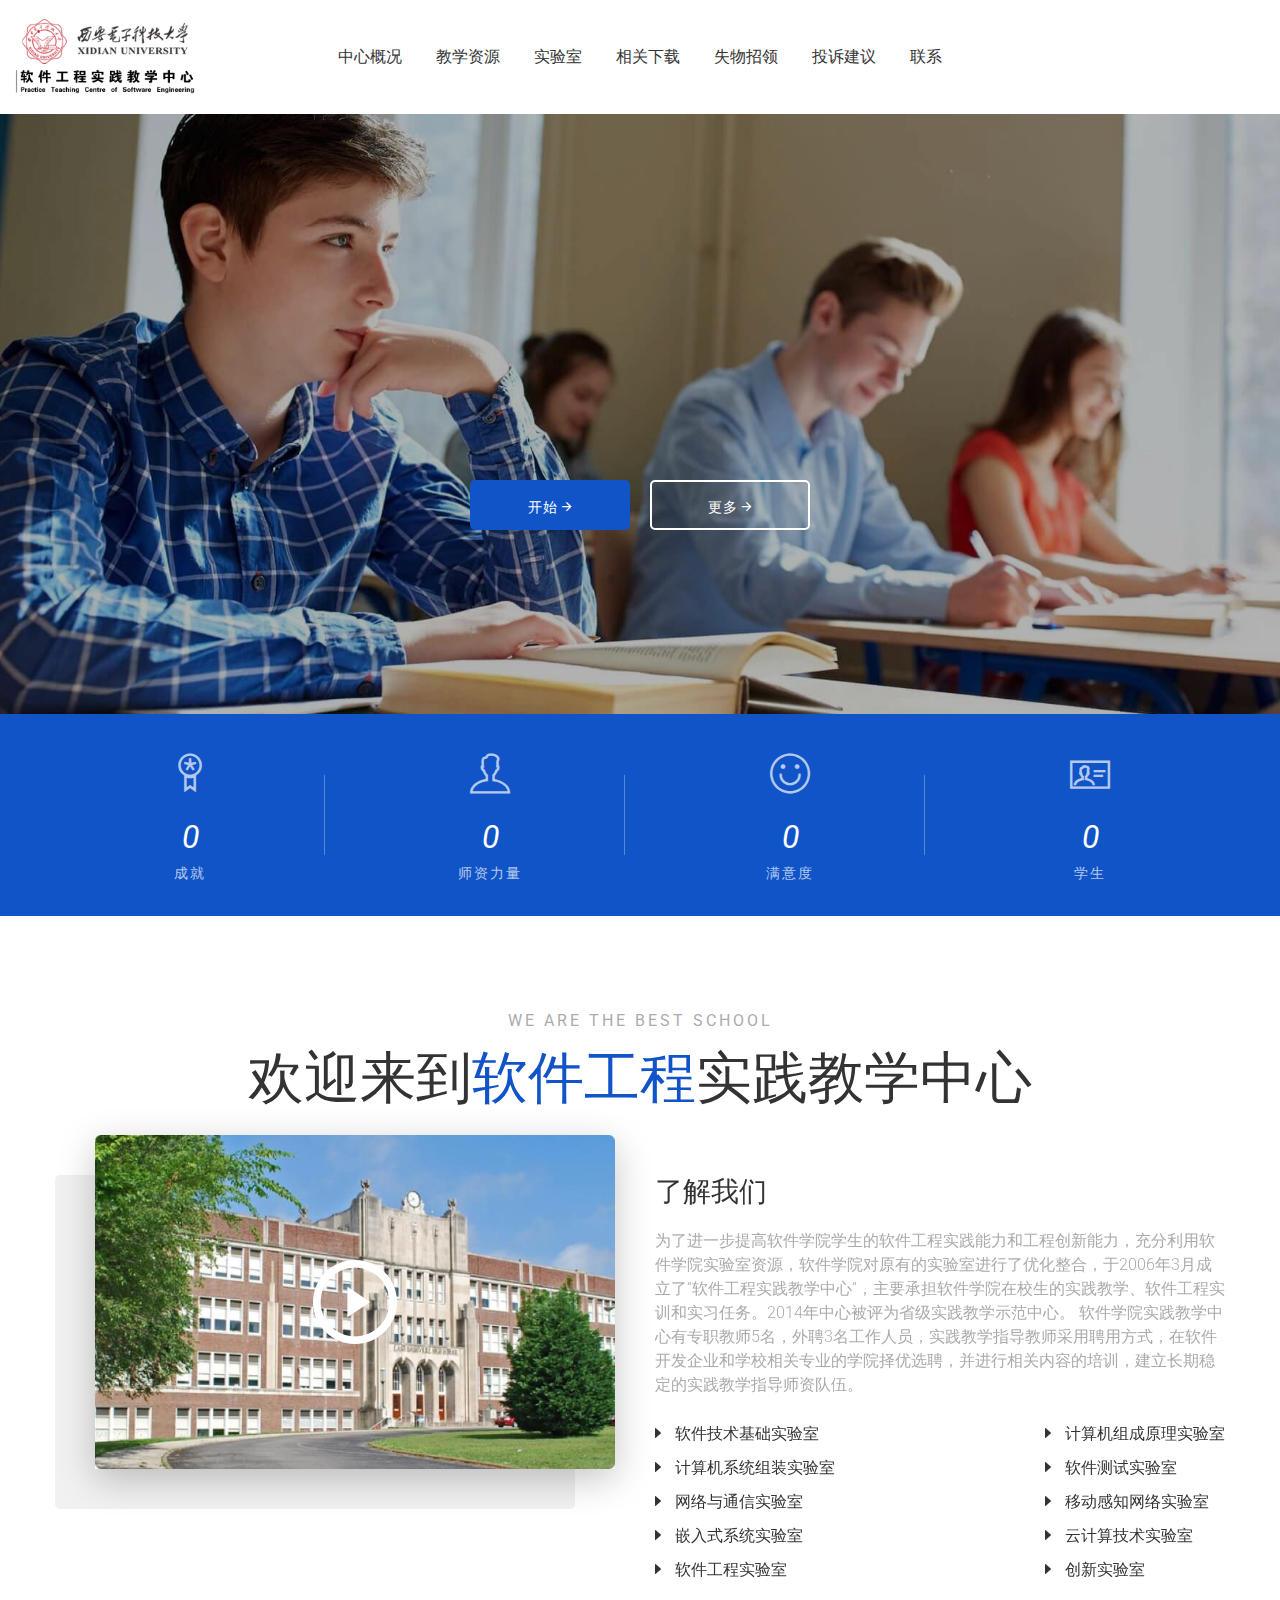
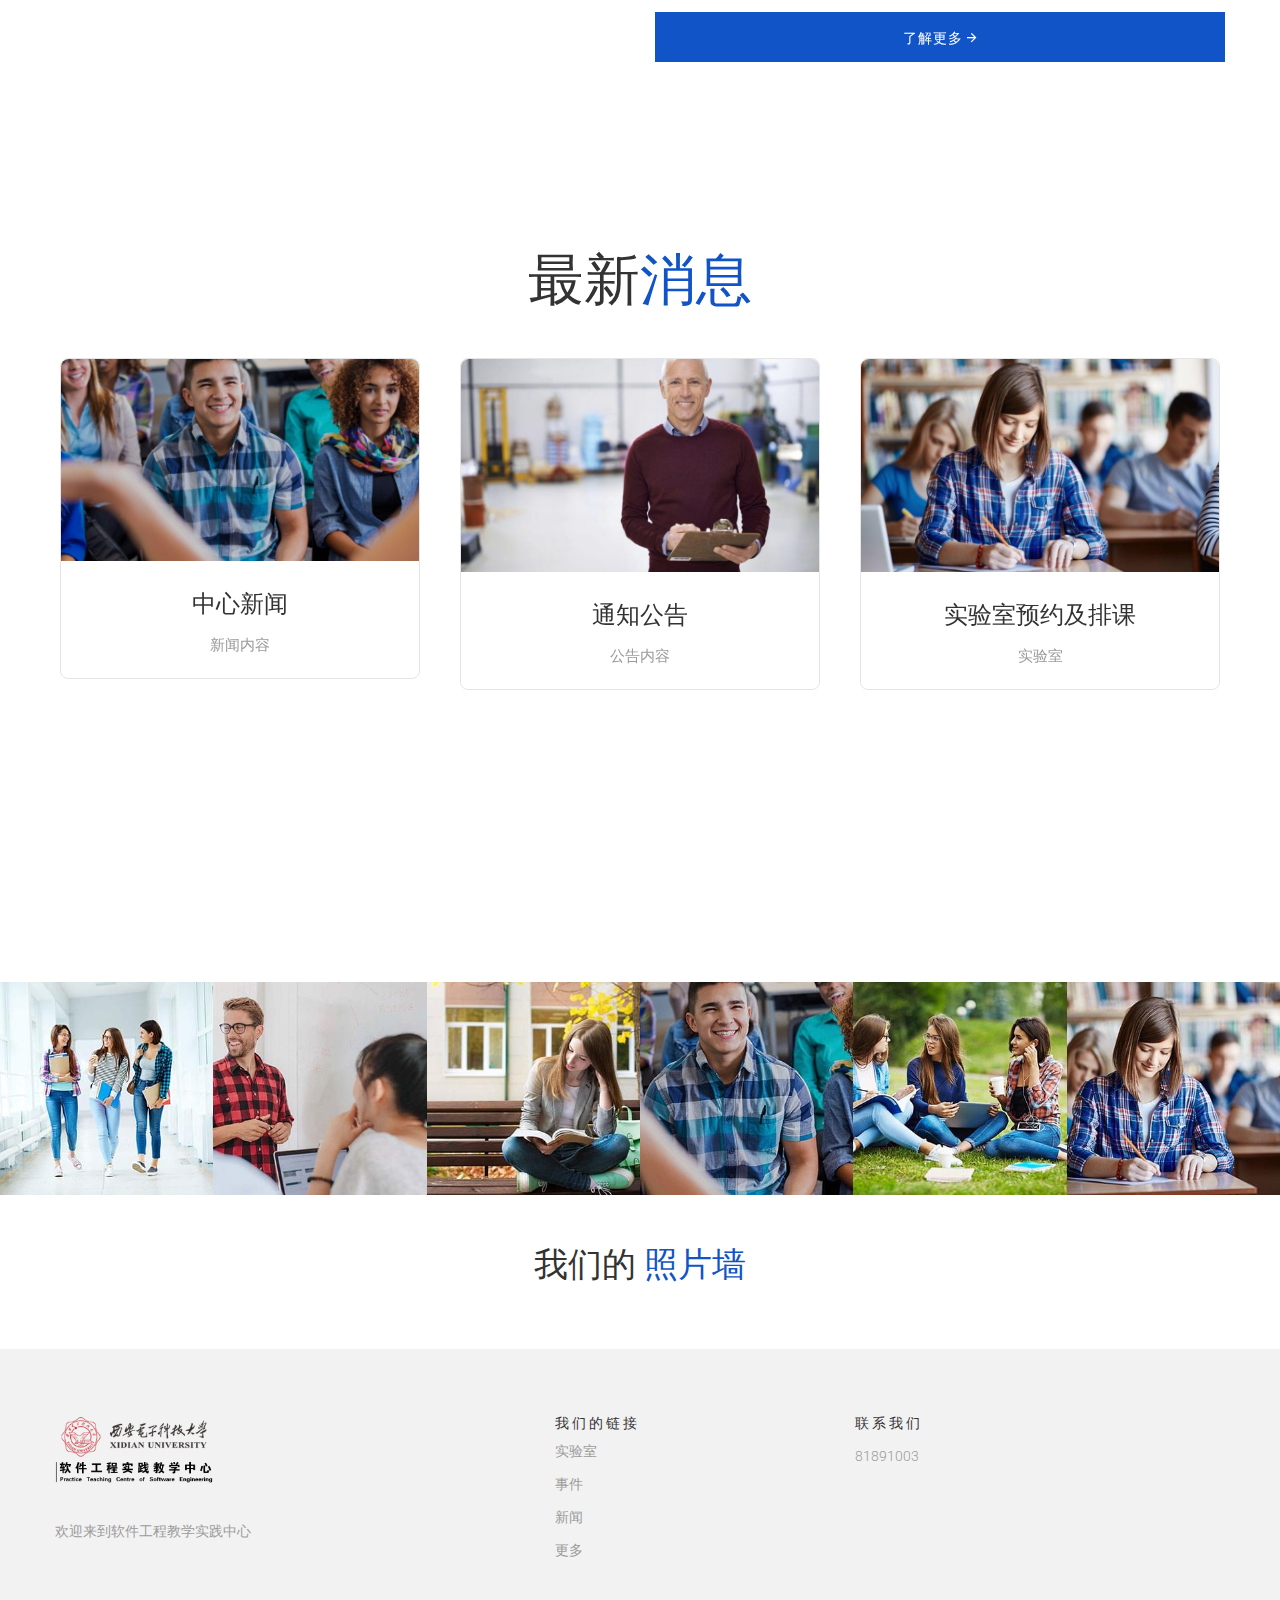
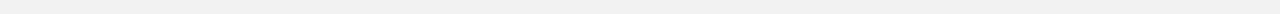
<file: index.html>
<!doctype html>
<html class="no-js" lang="en">

<head>
    <meta charset="utf-8">
    <meta http-equiv="x-ua-compatible" content="ie=edge">
    <title>Ademy - Education HTML Template</title>
    <meta name="robots" content="noindex, follow" />
    <meta name="description" content="">
    <meta name="viewport" content="width=device-width, initial-scale=1, shrink-to-fit=no">
    <!-- Favicon -->
    <link rel="shortcut icon" type="image/x-icon" href="assets/images/favicon.ico">

    <!-- CSS
	============================================ -->

    <!-- Bootstrap CSS -->
    <link rel="stylesheet" href="assets/css/vendor/bootstrap.min.css">
    <!-- Ionicons -->
    <link rel="stylesheet" href="assets/css/vendor/ion-fonts.css">
    <!-- Themify Icon -->
    <link rel="stylesheet" href="assets/css/vendor/themify-icons.css">
    <!-- Slick CSS -->
    <link rel="stylesheet" href="assets/css/plugins/slick.min.css">
    <!-- Animation -->
    <link rel="stylesheet" href="assets/css/plugins/animate.min.css">
    <!-- jQuery Ui -->
    <link rel="stylesheet" href="assets/css/plugins/jquery-ui.min.css">
    <!-- Nice Select -->
    <link rel="stylesheet" href="assets/css/plugins/nice-select.min.css">
    <!-- Animated Headlines -->
    <link rel="stylesheet" href="assets/css/plugins/animated-headlines.css">
    <!-- Magnific Popup -->
    <link rel="stylesheet" href="assets/css/plugins/magnific-popup.min.css">
    <!-- datetimepicker -->
    <link rel="stylesheet" href="assets/css/plugins/jquery.datetimepicker.min.css">

    <!-- Vendor & Plugins CSS (Please remove the comment from below vendor.min.css & plugins.min.css for better website load performance and remove css files from the above) -->

    <!-- <link rel="stylesheet" href="assets/css/vendor/vendor.min.css">
    <link rel="stylesheet" href="assets/css/plugins/plugins.min.css"> -->

    <!-- Main Style CSS (Please use minify version for better website load performance) -->
    <link rel="stylesheet" href="assets/css/style.css">
    <!-- <link rel="stylesheet" href="assets/css/style.min.css"> -->

</head>

<body class="template-color-1">

    <div class="main-wrapper">

        <!-- Begin Main Header Area -->
        <header class="main-header_area">
            <div class="header-top_area bg-charcoal_color d-none d-md-block">
                
            </div>
            <div class="main-header">
                <div class="container-fluid">
                    <div class="row">
                        <div class="col-lg-12">
                            <div class="main-header_nav row align-items-center">
                                <div class="col-xl-3 col-md-4 col-6">
                                    <div class="header-logo">
                                        <a href="index.html">
                                            <img class="img-full" src="assets/images/logo/banner4.png" alt="Header Logo">
                                        </a>
                                    </div>
                                </div>
                                <div class="col-lg-6 position-static d-none d-xl-block">
                                    <div class="main-menu_area d-none d-lg-block">
                                        <nav class="main-nav d-flex justify-content-center">
                                            <ul>
                                                <li><a href="index.html">中心概况</a>
                                                    <ul class="ademy-dropdown">
                                                        <li>
                                                            <a href="index-2.html">
                                                                <i class="ion-chevron-right"></i>
                                                                中心简介
                                                            </a>
                                                        </li>
                                                        <li>
                                                            <a href="index-3.html">
                                                                <i class="ion-chevron-right"></i>
                                                                师资力量
                                                            </a>
                                                        </li>
                                                    </ul>
                                                </li>
                                                <li><a href="about-us.html">教学资源</a>
                                                    <ul class="ademy-dropdown">
                                                        <li>
                                                            <a href="about-us.html">
                                                                <i class="ion-chevron-right"></i>
                                                                慕课
                                                            </a>
                                                        </li>
                                                        <li>
                                                            <a href="pricing-plans.html">
                                                                <i class="ion-chevron-right"></i>
                                                                课件
                                                            </a>
                                                        </li>
                                                    </ul>
                                                </li>
                                                <li><a href="academics.html">实验室</a>
                                                    <ul class="ademy-dropdown">
                                                        <li>
                                                            <a href="our-classes.html">
                                                                <i class="ion-chevron-right"></i>
                                                                预约
                                                            </a>
                                                        </li>
                                                        <li>
                                                            <a href="our-classes-list.html">
                                                                <i class="ion-chevron-right"></i>
                                                                排课
                                                            </a>
                                                        </li>
                                                        
                                                    </ul>
                                                </li>
                                                <li><a href="news.html">相关下载</a>
                                                    <ul class="ademy-dropdown">
                                                        <li>
                                                            <a href="news-list.html">
                                                                <i class="ion-chevron-right"></i>
                                                                News - List
                                                            </a>
                                                        </li>
                                                        <li>
                                                            <a href="single-post.html">
                                                                <i class="ion-chevron-right"></i>
                                                                Single Post
                                                            </a>
                                                        </li>
                                                    </ul>
                                                </li>
                                                <li><a href="event-page.html">失物招领</a>
                                                    <ul class="ademy-dropdown">
                                                        <li>
                                                            <a href="event-list.html">
                                                                <i class="ion-chevron-right"></i>
                                                                Event - List
                                                            </a>
                                                        </li>
                                                        <li>
                                                            <a href="single-event.html">
                                                                <i class="ion-chevron-right"></i>
                                                                Single Event
                                                            </a>
                                                        </li>
                                                    </ul>
                                                </li>
                                                <li><a href="javascript:void(0)">投诉建议</a>
                                                    <ul class="ademy-dropdown">
                                                        <li class="submenu-holder">
                                                            <a href="faculty-and-staff.html">
                                                                <i class="ion-chevron-right"></i>
                                                                Faculty and staff
                                                             
                                                            </a>
                                                            
                                                        </li>
                                                        
                                                    </ul>
                                                </li>
                                                <li><a href="contact.html">联系</a>

                                                </li>
                                            </ul>
                                        </nav>
                                    </div>
                                </div>
                                <div class="col-xl-3 col-md-8 d-none d-md-block">
                                    
                                    <div class="search-body">
                                        <div class="inner-body">
                                            <input class="input-field" type="text" placeholder="Keyword search...">
                                            <button class="inner-btn" value="Search" type="submit">
                                                <i class="ion-ios-search-strong"></i>
                                            </button>
                                        </div>
                                    </div>
                                </div>
                                <div class="col-6 d-block d-md-none">
                                    <div class="header-right_area with-radius justify-content-end">
                                        <ul>
                                            <li class="mobile-menu_wrap d-inline-block d-lg-none">
                                                <a href="#mobileMenu" class="mobile-menu_btn toolbar-btn">
                                                    <i class="ion-navicon-round"></i>
                                                </a>
                                            </li>
                                        </ul>
                                    </div>
                                </div>
                            </div>
                        </div>
                    </div>
                </div>
            </div>
            <div class="main-header header-sticky">
                <div class="container">
                    <div class="row">
                        <div class="col-lg-12">
                            <div class="main-header_nav row align-items-center">
                                <div class="col-xl-3 col-md-4 col-6">
                                    <div class="header-logo">
                                        <a href="index.html">
                                            <img class="img-full" src="assets/images/logo/banner4.png" alt="Header Logo">
                                        </a>
                                    </div>
                                </div>
                                <div class="col-lg-6 position-static d-none d-xl-block">
                                    <div class="main-menu_area d-none d-lg-block">
                                        <nav class="main-nav d-flex justify-content-center">
                                            <ul>
                                                <li><a href="index.html">中心概况</a>
                                                    <ul class="ademy-dropdown">
                                                        <li>
                                                            <a href="index-2.html">
                                                                <i class="ion-chevron-right"></i>
                                                                中心简介
                                                            </a>
                                                        </li>
                                                        <li>
                                                            <a href="index-3.html">
                                                                <i class="ion-chevron-right"></i>
                                                                师资力量
                                                            </a>
                                                        </li>
                                                    </ul>
                                                </li>
                                                <li><a href="about-us.html">教学资源</a>
                                                    <ul class="ademy-dropdown">
                                                        <li>
                                                            <a href="about-us.html">
                                                                <i class="ion-chevron-right"></i>
                                                                慕课
                                                            </a>
                                                        </li>
                                                        <li>
                                                            <a href="pricing-plans.html">
                                                                <i class="ion-chevron-right"></i>
                                                                课件
                                                            </a>
                                                        </li>
                                                    </ul>
                                                </li>
                                                <li><a href="academics.html">实验室</a>
                                                    <ul class="ademy-dropdown">
                                                        <li>
                                                            <a href="our-classes.html">
                                                                <i class="ion-chevron-right"></i>
                                                                预约
                                                            </a>
                                                        </li>
                                                        <li>
                                                            <a href="our-classes-list.html">
                                                                <i class="ion-chevron-right"></i>
                                                                排课
                                                            </a>
                                                        </li>
                                                        
                                                    </ul>
                                                </li>
                                                <li><a href="news.html">相关下载</a>
                                                    <ul class="ademy-dropdown">
                                                        <li>
                                                            <a href="news-list.html">
                                                                <i class="ion-chevron-right"></i>
                                                                News - List
                                                            </a>
                                                        </li>
                                                        <li>
                                                            <a href="single-post.html">
                                                                <i class="ion-chevron-right"></i>
                                                                Single Post
                                                            </a>
                                                        </li>
                                                    </ul>
                                                </li>
                                                <li><a href="event-page.html">失物招领</a>
                                                    <ul class="ademy-dropdown">
                                                        <li>
                                                            <a href="event-list.html">
                                                                <i class="ion-chevron-right"></i>
                                                                Event - List
                                                            </a>
                                                        </li>
                                                        <li>
                                                            <a href="single-event.html">
                                                                <i class="ion-chevron-right"></i>
                                                                Single Event
                                                            </a>
                                                        </li>
                                                    </ul>
                                                </li>
                                                <li><a href="javascript:void(0)">投诉建议</a>
                                                    <ul class="ademy-dropdown">
                                                        <li class="submenu-holder">
                                                            <a href="faculty-and-staff.html">
                                                                <i class="ion-chevron-right"></i>
                                                                Faculty and staff
                                                                <span class="submenu-indicate ion-chevron-right"></span>
                                                            </a>
                                                            <ul class="ademy-dropdown ademy-submenu">
                                                                <li>
                                                                    <a href="profile.html">
                                                                        <i class="ion-chevron-right"></i>
                                                                        Profile
                                                                    </a>
                                                                </li>
                                                            </ul>
                                                        </li>
                                                        
                                                    </ul>
                                                </li>
                                                
                                            </ul>
                                        </nav>
                                    </div>
                                </div>
                                
                                <div class="col-6 d-block d-md-none">
                                    <div class="header-right_area with-radius justify-content-end">
                                        <ul>
                                            <li class="mobile-menu_wrap d-inline-block d-lg-none">
                                                <a href="#mobileMenu" class="mobile-menu_btn toolbar-btn">
                                                    <i class="ion-navicon-round"></i>
                                                </a>
                                            </li>
                                        </ul>
                                    </div>
                                </div>
                            </div>
                        </div>
                    </div>
                </div>
            </div>
            <div class="mobile-menu_wrapper" id="mobileMenu">
                <div class="offcanvas-menu-inner">
                    <div class="offcanvas-inner_search">
                        <form action="#" class="hm-searchbox">
                            <input type="text" placeholder="Search for item...">
                            <button class="search_btn" type="submit"><i class="ion-ios-search-strong"></i></button>
                        </form>
                    </div>
                    <a href="#" class="btn-close"><i class="ion-close-round"></i></a>
                    <div class="offcanvas-navigation_wrap">
                        <nav class="offcanvas-navigation">
                            <ul class="mobile-menu">
                                <li class="menu-item-has-children active"><a href="#"><span
                                        class="mm-text">Home <i class="ion-ios-arrow-down"></i></span></a>
                                    <ul class="sub-menu">
                                        <li>
                                            <a href="index.html">
                                                <span class="mm-text">Home 01</span>
                                            </a>
                                        </li>
                                        <li>
                                            <a href="index-2.html">
                                                <span class="mm-text">Home 02</span>
                                            </a>
                                        </li>
                                        <li>
                                            <a href="index-3.html">
                                                <span class="mm-text">Home 03</span>
                                            </a>
                                        </li>
                                    </ul>
                                </li>
                                <li class="menu-item-has-children">
                                    <a href="#">
                                        <span class="mm-text">About <i class="ion-ios-arrow-down"></i></span>
                                    </a>
                                    <ul class="sub-menu">
                                        <li>
                                            <a href="about-us.html">
                                                <span class="mm-text">About Us</span>
                                            </a>
                                        </li>
                                        <li>
                                            <a href="pricing-plans.html">
                                                <span class="mm-text">Pricing Plans</span>
                                            </a>
                                        </li>
                                    </ul>
                                </li>
                                <li class="menu-item-has-children">
                                    <a href="#">
                                        <span class="mm-text">Academics <i class="ion-ios-arrow-down"></i></span>
                                    </a>
                                    <ul class="sub-menu">
                                        <li>
                                            <a href="academics.html">
                                                <span class="mm-text">Academics Default</span>
                                            </a>
                                        </li>
                                        <li>
                                            <a href="our-classes.html">
                                                <span class="mm-text">Our Classes</span>
                                            </a>
                                        </li>
                                        <li>
                                            <a href="our-classes-list.html">
                                                <span class="mm-text">Our Classes List</span>
                                            </a>
                                        </li>
                                        <li>
                                            <a href="single-class.html">
                                                <span class="mm-text">Single Class</span>
                                            </a>
                                        </li>
                                    </ul>
                                </li>
                                <li class="menu-item-has-children">
                                    <a href="#">
                                        <span class="mm-text">News <i class="ion-ios-arrow-down"></i></span>
                                    </a>
                                    <ul class="sub-menu">
                                        <li>
                                            <a href="news.html">
                                                <span class="mm-text">News Default</span>
                                            </a>
                                        </li>
                                        <li>
                                            <a href="news-list.html">
                                                <span class="mm-text">News List</span>
                                            </a>
                                        </li>
                                        <li>
                                            <a href="single-post.html">
                                                <span class="mm-text">Single Post</span>
                                            </a>
                                        </li>
                                    </ul>
                                </li>
                                <li class="menu-item-has-children">
                                    <a href="#">
                                        <span class="mm-text">Event <i class="ion-ios-arrow-down"></i></span>
                                    </a>
                                    <ul class="sub-menu">
                                        <li>
                                            <a href="event-page.html">
                                                <span class="mm-text">Event Page</span>
                                            </a>
                                        </li>
                                        <li>
                                            <a href="event-list.html">
                                                <span class="mm-text">Event List</span>
                                            </a>
                                        </li>
                                        <li>
                                            <a href="single-event.html">
                                                <span class="mm-text">Single Event</span>
                                            </a>
                                        </li>
                                    </ul>
                                </li>
                                <li class="menu-item-has-children">
                                    <a href="#">
                                        <span class="mm-text">Pages <i class="ion-ios-arrow-down"></i></span>
                                    </a>
                                    <ul class="sub-menu">
                                        <li>
                                            <a href="faculty-and-staff.html">
                                                <span class="mm-text">Faculty and Staff</span>
                                            </a>
                                        </li>
                                        <li>
                                            <a href="faculty-and-staff-2.html">
                                                <span class="mm-text">Faculty and Staff 02</span>
                                            </a>
                                        </li>
                                        <li>
                                            <a href="profile.html">
                                                <span class="mm-text">Profile</span>
                                            </a>
                                        </li>
                                        <li>
                                            <a href="coming-soon.html">
                                                <span class="mm-text">Coming Soon</span>
                                            </a>
                                        </li>
                                        <li>
                                            <a href="error-404.html">
                                                <span class="mm-text">Error 404</span>
                                            </a>
                                        </li>
                                    </ul>
                                </li>
                                <li>
                                    <a href="contact.html">
                                        <span class="mm-text">Contact</span>
                                    </a>
                                </li>
                            </ul>
                        </nav>
                        <nav class="offcanvas-navigation-2">
                            <div class="ht-right inner-header_info">
                                <ul>
                                    <li class="contuct-number">
                                        <i class="ion-ios-telephone mr-1"></i>
                                        <a href="tel://+01228899900">01228899900</a>
                                    </li>
                                    <li class="address">
                                        <i class="ion-ios-location mr-1"></i>
                                        <span>614 Destany Village Apt. 968</span>
                                    </li>
                                    <li class="donate">
                                        <a class="ademy-btn atlantis-color_btn" href="javascript:void(0)">Donate</a>
                                    </li>
                                </ul>
                            </div>
                            <div class="header-right_area inner-social_link justify-content-start">
                                <ul class="social-link">
                                    <li class="facebook">
                                        <a href="https://www.facebook.com" data-toggle="tooltip" target="_blank" title="Facebook">
                                            <i class="ion-social-facebook"></i>
                                        </a>
                                    </li>
                                    <li class="twitter">
                                        <a href="https://twitter.com" data-toggle="tooltip" target="_blank" title="Twitter">
                                            <i class="ion-social-twitter"></i>
                                        </a>
                                    </li>
                                    <li class="youtube">
                                        <a href="https://www.youtube.com/" data-toggle="tooltip" target="_blank" title="Youtube">
                                            <i class="ion-social-youtube"></i>
                                        </a>
                                    </li>
                                    <li class="skype">
                                        <a href="https://skype.com/" data-toggle="tooltip" target="_blank" title="Skype">
                                            <i class="ion-social-skype"></i>
                                        </a>
                                    </li>
                                </ul>
                            </div>
                        </nav>
                    </div>
                </div>
            </div>
            <div class="global-overlay"></div>
        </header>
        <!-- Main Header Area End Here -->

        <!-- Begin Slider Area -->
        <div class="slider-area">

            <div class="ademy-element-carousel home-slider arrow-style" data-slick-options='{
            "slidesToShow": 1,
            "slidesToScroll": 1,
            "infinite": true,
            "arrows": true,
            "dots": false,
            "autoplay" : true,
            "fade" : true,
            "autoplaySpeed" : 7000,
            "pauseOnHover" : false,
            "pauseOnFocus" : false
            }' data-slick-responsive='[
            {"breakpoint":768, "settings": {
            "slidesToShow": 1
            }},
            {"breakpoint":575, "settings": {
            "slidesToShow": 1
            }}
        ]'>

                <div class="slide-item bg-1 animation-style-01">
                    <div class="slide-content">
                        <span class="intro"></span>
                        <h1 class="heading cd-headline letters type mb-0">
                            <br> 
                            <span class="cd-words-wrapper waiting">
                            <b class="is-visible"></b>
                            <b></b>
                            <b></b>
                        </span>
                        </h1>
                        <div class="button-wrap position-center">
                            <a class="ademy-btn btn-transparent white-border with-border_radius active" href="#welcome">开始
                                <i class="ion-android-arrow-forward"></i>
                            </a>
                            <a class="ademy-btn btn-transparent white-border with-border_radius" href="#latestnews">更多
                                <i class="ion-android-arrow-forward"></i>
                            </a>
                        </div>
                    </div>
                </div>
                <div class="slide-item bg-2 animation-style-01">
                    <div class="slide-content">
                        <span class="intro"></span>
                        <h1 class="heading cd-headline letters type mb-0">
                            <br>
                            <span class="cd-words-wrapper waiting">
                            <b class="is-visible"></b>
                            <b></b>
                            <b></b>
                        </span>
                        </h1>
                        <div class="button-wrap position-center">
                            <a class="ademy-btn btn-transparent white-border with-border_radius active" href="#welcome">开始
                                <i class="zmdi zmdi-arrow-forward"></i>
                            </a>
                            <a class="ademy-btn btn-transparent white-border with-border_radius" href="#latestnews">更多
                                <i class="zmdi zmdi-arrow-forward"></i>
                            </a>
                        </div>
                    </div>
                </div>

            </div>

        </div>
        <!-- Slider Area End Here -->

        <!-- Begin Counter Area -->
        <div class="counter-area bg-denim_color">
            <div class="container">
                <div class="row">
                    <div class="col-lg-3 col-sm-6">
                        <div class="counter-item h-100 d-flex flex-column justify-content-center">
                            <div class="counter-icon">
                                <i class="ti-medall"></i>
                            </div>
                            <div class="count-wrap d-flex justify-content-center align-items-center">
                                <h2 class="count font-italic mb-0"></h2>
                                <h2 class="number-suffix font-italic mb-0"></h2>
                            </div>
                            <span class="title">成就</span>
                        </div>
                    </div>
                    <div class="col-lg-3 col-sm-6">
                        <div class="counter-item h-100 d-flex flex-column justify-content-center">
                            <div class="counter-icon">
                                <i class="ti-user"></i>
                            </div>
                            <div class="count-wrap d-flex justify-content-center align-items-center">
                                <h2 class="count font-italic mb-0"></h2>
                                <h2 class="number-suffix font-italic mb-0"></h2>
                            </div>
                            <span class="title">师资力量</span>
                        </div>
                    </div>
                    <div class="col-lg-3 col-sm-6">
                        <div class="counter-item">
                            <div class="counter-icon">
                                <i class="ti-face-smile"></i>
                            </div>
                            <h2 class="count font-italic mb-0"></h2>
                            <span class="title">满意度</span>
                        </div>
                    </div>
                    <div class="col-lg-3 col-sm-6">
                        <div class="counter-item">
                            <div class="counter-icon">
                                <i class="ti-id-badge"></i>
                            </div>
                            <h2 class="count font-italic mb-0"></h2>
                            <span class="title">学生</span>
                        </div>
                    </div>
                </div>
            </div>
        </div>
        <!-- Counter Area End Here -->

        <!-- Begin Introduction Area -->
        <div id="welcome" class="introduction-area">
            <div class="container">
                <div class="section-title pb-5">
                    <h6 class="heading mb-0">We are the best school</h6>
                    <h2 class="sub-heading mb-0">欢迎来到<span>软件工程</span>实践教学中心</h2>
                </div>
                <div class="row">
                    <div class="col-lg-6">
                        <div class="introduction-img_area">
                            <div class="inner-img">
                                <img class="img-full" src="assets/images/introduction/1.jpg" alt="Introduction Image">
                                <div class="popup-btn">
                                    <a class="popup-vimeo" href="https://player.vimeo.com/video/172601404?autoplay=1">
                                        <img src="assets/images/banner/video-play-btn.png" alt="Play Button">
                                    </a>
                                </div>
                            </div>
                        </div>
                    </div>
                    <div class="col-lg-6">
                        <div class="ademy-element-carousel introduction-slider" data-slick-options='{
                        "slidesToShow": 1,
                        "slidesToScroll": 1,
                        "infinite": true,
                        "arrows": false,
                        "dots": false,
                        "autoplay" : false,
                        "fade" : false,
                        "autoplaySpeed" : 7000,
                        "pauseOnHover" : false,
                        "pauseOnFocus" : false
                        }' data-slick-responsive='[
                        {"breakpoint":768, "settings": {
                        "slidesToShow": 1
                        }},
                        {"breakpoint":575, "settings": {
                        "slidesToShow": 1
                        }}
                    ]'>

                            <div class="intro-item">
                                <div class="intro-content">
                                    <h3 class="heading mb-0">了解我们</h3>
                                    <p class="short-desc mb-0">为了进一步提高软件学院学生的软件工程实践能力和工程创新能力，充分利用软件学院实验室资源，软件学院对原有的实验室进行了优化整合，于2006年3月成立了“软件工程实践教学中心”，主要承担软件学院在校生的实践教学、软件工程实训和实习任务。2014年中心被评为省级实践教学示范中心。

                                        软件学院实践教学中心有专职教师5名，外聘3名工作人员，实践教学指导教师采用聘用方式，在软件开发企业和学校相关专业的学院择优选聘，并进行相关内容的培训，建立长期稳定的实践教学指导师资队伍。</p>
                                    <div class="list-item_wrap">
                                        <ul class="list-item">
                                            <li>
                                                <a href="javascript:void(0)">
                                                    <i class="ion-arrow-right-b"></i>
                                                    软件技术基础实验室
                                                </a>
                                            </li>
                                            <li>
                                                <a href="javascript:void(0)">
                                                    <i class="ion-arrow-right-b"></i>
                                                    计算机系统组装实验室
                                                </a>
                                            </li>
                                            <li>
                                                <a href="javascript:void(0)">
                                                    <i class="ion-arrow-right-b"></i>
                                                    网络与通信实验室
                                                </a>
                                            </li>
                                            <li>
                                                <a href="javascript:void(0)">
                                                    <i class="ion-arrow-right-b"></i>
                                                    嵌入式系统实验室
                                                </a>
                                            </li>
                                            <li>
                                                <a href="javascript:void(0)">
                                                    <i class="ion-arrow-right-b"></i>
                                                    软件工程实验室
                                                </a>
                                            </li>
                                        </ul>
                                        <ul class="list-item">
                                            <li>
                                                <a href="javascript:void(0)">
                                                    <i class="ion-arrow-right-b"></i>
                                                    计算机组成原理实验室
                                                </a>
                                            </li>
                                            <li>
                                                <a href="javascript:void(0)">
                                                    <i class="ion-arrow-right-b"></i>
                                                    软件测试实验室
                                                </a>
                                            </li>
                                            <li>
                                                <a href="javascript:void(0)">
                                                    <i class="ion-arrow-right-b"></i>
                                                    移动感知网络实验室
                                                </a>
                                            </li>
                                            <li>
                                                <a href="javascript:void(0)">
                                                    <i class="ion-arrow-right-b"></i>
                                                    云计算技术实验室
                                                </a>
                                            </li>
                                            <li>
                                                <a href="javascript:void(0)">
                                                    <i class="ion-arrow-right-b"></i>
                                                    创新实验室
                                                </a>
                                            </li>
                                            
                                        </ul>
                                    </div>
                                    <div class="intro-btn_wrap">
                                        <a class="ademy-btn denim-color_btn fullwidth-btn" href="javascript:void(0)">
                                            了解更多
                                            <i class="ion-android-arrow-forward"></i>
                                        </a>
                                    </div>
                                </div>
                            </div>
                            <div class="intro-item">
                                <div class="intro-content">
                                    <h3 class="heading mb-0">Get know our school</h3>
                                    <p class="short-desc mb-0">We understand that each of our students is a uniquely talented individual. Within our supportive community, students are facilitated to develop positive relationships and grab the opportunity to realize their individual potential to the full.</p>
                                    <div class="list-item_wrap">
                                        <ul class="list-item">
                                            <li>
                                                <a href="javascript:void(0)">
                                                    <i class="ion-arrow-right-b"></i>
                                                    After School
                                                </a>
                                            </li>
                                            <li>
                                                <a href="javascript:void(0)">
                                                    <i class="ion-arrow-right-b"></i>
                                                    After School Fine Arts
                                                </a>
                                            </li>
                                            <li>
                                                <a href="javascript:void(0)">
                                                    <i class="ion-arrow-right-b"></i>
                                                    Athletics
                                                </a>
                                            </li>
                                        </ul>
                                        <ul class="list-item">
                                            <li>
                                                <a href="javascript:void(0)">
                                                    <i class="ion-arrow-right-b"></i>
                                                    Dining Hall
                                                </a>
                                            </li>
                                            <li>
                                                <a href="javascript:void(0)">
                                                    <i class="ion-arrow-right-b"></i>
                                                    College Planning Services
                                                </a>
                                            </li>
                                            <li>
                                                <a href="javascript:void(0)">
                                                    <i class="ion-arrow-right-b"></i>
                                                    Summer Camp Programs
                                                </a>
                                            </li>
                                        </ul>
                                    </div>
                                    <div class="intro-btn_wrap">
                                        <a class="ademy-btn denim-color_btn fullwidth-btn" href="javascript:void(0)">
                                            Learn more
                                            <i class="ion-android-arrow-forward"></i>
                                        </a>
                                    </div>
                                </div>
                            </div>

                        </div>
                    </div>
                </div>
            </div>
        </div>
        <!-- Introduction Area End Here -->

        <!-- Begin Introduction With Newsletter Area -->
        
                    </div>
                    
                </div>
            </div>
        
        <!-- Introduction With Newsletter Area End Here -->

        <!-- Begin Latest News Area -->
        <div id="latestnews" class="latest-news_area">
            <div class="container">
                <div class="section-title pb-4">
                    <h2 class="sub-heading text-capitalize mb-0">最新<span>消息</span></h2>
                </div>
                <div class="row">
                    <div class="col-lg-12">
                        <div class="row">
                            <div class="col-lg-12">
                                
                            </div>
                            <div class="col-lg-12">
                                <div class="tab-content latest-news_content">
                                    <div id="all" class="tab-pane active show" role="tabpanel">
                                        <div class="ademy-element-carousel latest-news_slider" data-slick-options='{
                                        "slidesToShow": 3,
                                        "slidesToScroll": 1,
                                        "infinite": false,
                                        "arrows": false,
                                        "dots": false,
                                        "spaceBetween": 30
                                        }' data-slick-responsive='[
                                        {"breakpoint": 1200, "settings": {
                                        "slidesToShow": 3
                                        }},
                                        {"breakpoint": 992, "settings": {
                                        "slidesToShow": 2
                                        }},
                                        {"breakpoint": 768, "settings": {
                                        "slidesToShow": 1
                                        }}
                                    ]'>

                                            <div class="slide-item">
                                                <div class="single-item img-zoom_effect">
                                                    <div class="single-img">
                                                        <a href="single-post.html">
                                                            <img class="img-full" src="assets/images/latest-news/medium-size/1.jpg" alt="Latest News Image">
                                                        </a>
                                                        <div class="inner-btn">
                                                            <a class="ademy-btn denim-color_btn with-border_radius btn-md_size" href="single-post.html">更多</a>
                                                        </div>
                                                    </div>
                                                    <div class="single-item_content">
                                                        <div class="inner-content">
                                                            <h4 class="heading mb-0">
                                                                <a href="news-list.html"></a>
                                                            </h4>
                                                            <h3 class="sub-heading mb-0">
                                                                <a href="single-post.html">中心新闻</a>
                                                            </h3>
                                                            <p class="short-desc mb-0">
                                                                新闻内容
                                                            </p>
                                                        </div>
                                                        
                                                    </div>
                                                </div>
                                            </div>
                                            <div class="slide-item">
                                                <div class="single-item img-zoom_effect">
                                                    <div class="single-img">
                                                        <a href="single-post.html">
                                                            <img class="img-full" src="assets/images/latest-news/medium-size/2.jpg" alt="Latest News Image">
                                                        </a>
                                                        <div class="inner-btn">
                                                            <a class="ademy-btn denim-color_btn with-border_radius btn-md_size" href="single-post.html">更多</a>
                                                        </div>
                                                    </div>
                                                    <div class="single-item_content">
                                                        <div class="inner-content">
                                                            <h4 class="heading mb-0">
                                                                <a href="news-list.html"></a>
                                                            </h4>
                                                            <h3 class="sub-heading mb-0">
                                                                <a href="single-post.html">通知公告</a>
                                                            </h3>
                                                            <p class="short-desc mb-0">
                                                                公告内容
                                                            </p>
                                                        </div>
                                                        
                                                    </div>
                                                </div>
                                            </div>
                                            
                                            <div class="slide-item">
                                                <div class="single-item img-zoom_effect">
                                                    <div class="single-img">
                                                        <a href="single-post.html">
                                                            <img class="img-full" src="assets/images/latest-news/medium-size/3.jpg" alt="Latest News Image">
                                                        </a>
                                                        <div class="inner-btn">
                                                            <a class="ademy-btn denim-color_btn with-border_radius btn-md_size" href="single-post.html">更多</a>
                                                        </div>
                                                    </div>
                                                    <div class="single-item_content">
                                                        <div class="inner-content">
                                                            <h4 class="heading mb-0">
                                                                <a href="news-list.html"></a>
                                                            </h4>
                                                            <h3 class="sub-heading mb-0">
                                                                <a href="single-post.html">实验室预约及排课</a>
                                                            </h3>
                                                            <p class="short-desc mb-0">
                                                                实验室
                                                            </p>
                                                        </div>
                                                        
                                                    </div>
                                                </div>
                                            </div>
                                            <div class="slide-item">
                                                <div class="single-item img-zoom_effect">
                                                    <div class="single-img">
                                                        <a href="single-post.html">
                                                            <img class="img-full" src="assets/images/latest-news/medium-size/4.jpg" alt="Latest News Image">
                                                        </a>
                                                        <div class="inner-btn">
                                                            <a class="ademy-btn denim-color_btn with-border_radius btn-md_size" href="single-post.html">更多</a>
                                                        </div>
                                                    </div>
                                                    <div class="single-item_content">
                                                        <div class="inner-content">
                                                            <h4 class="heading mb-0">
                                                                <a href="news-list.html">School life</a>
                                                            </h4>
                                                            <h3 class="sub-heading mb-0">
                                                                <a href="single-post.html">Study Skill Enhancement</a>
                                                            </h3>
                                                            <p class="short-desc mb-0">
                                                                From coaching and learning assessments to videos and workshops, UBC offers a range of services and supports to help
                                                            </p>
                                                        </div>
                                                        
                                                    </div>
                                                </div>
                                            </div>
                                            <div class="slide-item">
                                                <div class="single-item img-zoom_effect">
                                                    <div class="single-img">
                                                        <a href="single-post.html">
                                                            <img class="img-full" src="assets/images/latest-news/medium-size/5.jpg" alt="Latest News Image">
                                                        </a>
                                                        <div class="inner-btn">
                                                            <a class="ademy-btn denim-color_btn with-border_radius btn-md_size" href="single-post.html">Read more</a>
                                                        </div>
                                                    </div>
                                                    <div class="single-item_content">
                                                        <div class="inner-content">
                                                            <h4 class="heading mb-0">
                                                                <a href="news-list.html">School life</a>
                                                            </h4>
                                                            <h3 class="sub-heading mb-0">
                                                                <a href="single-post.html">Learning Style Intro</a>
                                                            </h3>
                                                            <p class="short-desc mb-0">
                                                                What kind of learner are you? How do the children in your group prefer to learn? How do you incorporate different
                                                            </p>
                                                        </div>
                                                        
                                                    </div>
                                                </div>
                                            </div>
                                            <div class="slide-item">
                                                <div class="single-item img-zoom_effect">
                                                    <div class="single-img">
                                                        <a href="single-post.html">
                                                            <img class="img-full" src="assets/images/latest-news/medium-size/6.jpg" alt="Latest News Image">
                                                        </a>
                                                        <div class="inner-btn">
                                                            <a class="ademy-btn denim-color_btn with-border_radius btn-md_size" href="single-post.html">Read more</a>
                                                        </div>
                                                    </div>
                                                    <div class="single-item_content">
                                                        <div class="inner-content">
                                                            <h4 class="heading mb-0">
                                                                <a href="news-list.html">School life</a>
                                                            </h4>
                                                            <h3 class="sub-heading mb-0">
                                                                <a href="single-post.html">Overcoming Obstacles</a>
                                                            </h3>
                                                            <p class="short-desc mb-0">
                                                                Everyone experiences difficulties with studying at one time or another, and overcoming these challenges is all part of
                                                            </p>
                                                        </div>
                                                        
                                                    </div>
                                                </div>
                                            </div>
                                            <div class="slide-item">
                                                <div class="single-item img-zoom_effect">
                                                    <div class="single-img">
                                                        <a href="single-post.html">
                                                            <img class="img-full" src="assets/images/latest-news/medium-size/7.jpg" alt="Latest News Image">
                                                        </a>
                                                        <div class="inner-btn">
                                                            <a class="ademy-btn denim-color_btn with-border_radius btn-md_size" href="single-post.html">Read more</a>
                                                        </div>
                                                    </div>
                                                    <div class="single-item_content">
                                                        <div class="inner-content">
                                                            <h4 class="heading mb-0">
                                                                <a href="news-list.html">Languages</a>
                                                            </h4>
                                                            <h3 class="sub-heading mb-0">
                                                                <a href="single-post.html">Understand Your Students</a>
                                                            </h3>
                                                            <p class="short-desc mb-0">
                                                                There are many ingredients that go into making a thriving learning environment. And whether it's your first year in
                                                            </p>
                                                        </div>
                                                        
                                                    </div>
                                                </div>
                                            </div>
                                            <div class="slide-item">
                                                <div class="single-item img-zoom_effect">
                                                    <div class="single-img">
                                                        <a href="single-post.html">
                                                            <img class="img-full" src="assets/images/latest-news/medium-size/8.jpg" alt="Latest News Image">
                                                        </a>
                                                        <div class="inner-btn">
                                                            <a class="ademy-btn denim-color_btn with-border_radius btn-md_size" href="single-post.html">Read more</a>
                                                        </div>
                                                    </div>
                                                    <div class="single-item_content">
                                                        <div class="inner-content">
                                                            <h4 class="heading mb-0">
                                                                <a href="news-list.html">School Life</a>
                                                            </h4>
                                                            <h3 class="sub-heading mb-0">
                                                                <a href="single-post.html">Get Over Exam Obsession</a>
                                                            </h3>
                                                            <p class="short-desc mb-0">
                                                                In a world of social media, unofficial mark schemes and seemingly endless opportunities to talk about your exams it can
                                                            </p>
                                                        </div>
                                                        
                                                    </div>
                                                </div>
                                            </div>
                                            <div class="slide-item">
                                                <div class="single-item img-zoom_effect">
                                                    <div class="single-img">
                                                        <a href="single-post.html">
                                                            <img class="img-full" src="assets/images/latest-news/medium-size/9.jpg" alt="Latest News Image">
                                                        </a>
                                                        <div class="inner-btn">
                                                            <a class="ademy-btn denim-color_btn with-border_radius btn-md_size" href="single-post.html">Read more</a>
                                                        </div>
                                                    </div>
                                                    <div class="single-item_content">
                                                        <div class="inner-content">
                                                            <h4 class="heading mb-0">
                                                                <a href="news-list.html">Languages</a>
                                                            </h4>
                                                            <h3 class="sub-heading mb-0">
                                                                <a href="single-post.html">Exam Preparation Tips</a>
                                                            </h3>
                                                            <p class="short-desc mb-0">
                                                                Exams often form a big part of your academic assessment. As well as studying your course materials, there are many ways
                                                            </p>
                                                        </div>
                                                        
                                                    </div>
                                                </div>
                                            </div>
                                            <div class="slide-item">
                                                <div class="single-item img-zoom_effect">
                                                    <div class="single-img">
                                                        <a href="single-post.html">
                                                            <img class="img-full" src="assets/images/latest-news/medium-size/10.jpg" alt="Latest News Image">
                                                        </a>
                                                        <div class="inner-btn">
                                                            <a class="ademy-btn denim-color_btn with-border_radius btn-md_size" href="single-post.html">Read more</a>
                                                        </div>
                                                    </div>
                                                    <div class="single-item_content">
                                                        <div class="inner-content">
                                                            <h4 class="heading mb-0">
                                                                <a href="news-list.html">Athletics Olympiad</a>
                                                            </h4>
                                                            <h3 class="sub-heading mb-0">
                                                                <a href="single-post.html">New Learning Equipment</a>
                                                            </h3>
                                                            <p class="short-desc mb-0">
                                                                Materials and equipment that project heterogeneous racial, sexual, and age attributes are selected and used.
                                                            </p>
                                                        </div>
                                                        
                                                    </div>
                                                </div>
                                            </div>
                                            <div class="slide-item">
                                                <div class="single-item img-zoom_effect">
                                                    <div class="single-img">
                                                        <a href="single-post.html">
                                                            <img class="img-full" src="assets/images/latest-news/medium-size/11.jpg" alt="Latest News Image">
                                                        </a>
                                                        <div class="inner-btn">
                                                            <a class="ademy-btn denim-color_btn with-border_radius btn-md_size" href="single-post.html">Read more</a>
                                                        </div>
                                                    </div>
                                                    <div class="single-item_content">
                                                        <div class="inner-content">
                                                            <h4 class="heading mb-0">
                                                                <a href="news-list.html">Athletics Olympiad</a>
                                                            </h4>
                                                            <h3 class="sub-heading mb-0">
                                                                <a href="single-post.html">Get Help From Teachers</a>
                                                            </h3>
                                                            <p class="short-desc mb-0">
                                                                Asking for help can sometimes be a daunting task. Half of students aren't in the habit of asking questions to their
                                                            </p>
                                                        </div>
                                                        <div class="entry-meta">
                                                            <ul>
                                                                <li>
                                                                    <a href="javascript:void(0)">
                                                                        <i class="ion-ios-person"></i>
                                                                        Ademy
                                                                    </a>
                                                                </li>
                                                                <li>
                                                                    <a href="javascript:void(0)">
                                                                        <i class="ion-eye"></i>
                                                                        <span>235 views</span>
                                                                    </a>
                                                                </li>
                                                                <li>
                                                                    <a href="javascript:void(0)">
                                                                        <i class="ion-android-favorite-outline"></i>
                                                                        <span>0 like</span>
                                                                    </a>
                                                                </li>
                                                            </ul>
                                                        </div>
                                                    </div>
                                                </div>
                                            </div>
                                            <div class="slide-item">
                                                <div class="single-item img-zoom_effect">
                                                    <div class="single-img">
                                                        <a href="single-post.html">
                                                            <img class="img-full" src="assets/images/latest-news/medium-size/12.jpg" alt="Latest News Image">
                                                        </a>
                                                        <div class="inner-btn">
                                                            <a class="ademy-btn denim-color_btn with-border_radius btn-md_size" href="single-post.html">Read more</a>
                                                        </div>
                                                    </div>
                                                    <div class="single-item_content">
                                                        <div class="inner-content">
                                                            <h4 class="heading mb-0">
                                                                <a href="news-list.html">Blogs</a>
                                                            </h4>
                                                            <h3 class="sub-heading mb-0">
                                                                <a href="single-post.html">Becoming No. 1 in Class</a>
                                                            </h3>
                                                            <p class="short-desc mb-0">
                                                                Do I think students should be obsessed about grades? No. Do I think good grades are the key to long-term success? No.
                                                            </p>
                                                        </div>
                                                        <div class="entry-meta">
                                                            <ul>
                                                                <li>
                                                                    <a href="javascript:void(0)">
                                                                        <i class="ion-ios-person"></i>
                                                                        <span>Ademy</span>
                                                                    </a>
                                                                </li>
                                                                <li>
                                                                    <a href="javascript:void(0)">
                                                                        <i class="ion-eye"></i>
                                                                        <span>235 views</span>
                                                                    </a>
                                                                </li>
                                                                <li>
                                                                    <a href="javascript:void(0)">
                                                                        <i class="ion-android-favorite-outline"></i>
                                                                        <span>0 like</span>
                                                                    </a>
                                                                </li>
                                                            </ul>
                                                        </div>
                                                    </div>
                                                </div>
                                            </div>

                                        </div>
                                    </div>
                                    <div id="athletics-olympiad" class="tab-pane" role="tabpanel">
                                        <div class="ademy-element-carousel latest-news_slider" data-slick-options='{
                                        "slidesToShow": 3,
                                        "slidesToScroll": 1,
                                        "infinite": false,
                                        "arrows": false,
                                        "dots": false,
                                        "spaceBetween": 30
                                        }' data-slick-responsive='[
                                        {"breakpoint": 1200, "settings": {
                                        "slidesToShow": 3
                                        }},
                                        {"breakpoint": 992, "settings": {
                                            "slidesToShow": 2
                                        }},
                                        {"breakpoint": 768, "settings": {
                                            "slidesToShow": 1
                                        }}
                                    ]'>

                                            <div class="slide-item">
                                                <div class="single-item img-zoom_effect">
                                                    <div class="single-img">
                                                        <a href="single-post.html">
                                                            <img class="img-full" src="assets/images/latest-news/medium-size/1.jpg" alt="Latest News Image">
                                                        </a>
                                                        <div class="inner-btn">
                                                            <a class="ademy-btn denim-color_btn with-border_radius btn-md_size" href="single-post.html">Read more</a>
                                                        </div>
                                                    </div>
                                                    <div class="single-item_content">
                                                        <div class="inner-content">
                                                            <h4 class="heading mb-0">
                                                                <a href="news-list.html">Blogs</a>
                                                            </h4>
                                                            <h3 class="sub-heading mb-0">
                                                                <a href="single-post.html">Our Class as a Family</a>
                                                            </h3>
                                                            <p class="short-desc mb-0">
                                                                When children join a new class, they may be nervous and unsure about what to expect. Families want to know if they will
                                                            </p>
                                                        </div>
                                                        <div class="entry-meta">
                                                            <ul>
                                                                <li>
                                                                    <a href="javascript:void(0)">
                                                                        <i class="ion-ios-person"></i>
                                                                        Ademy
                                                                    </a>
                                                                </li>
                                                                <li>
                                                                    <a href="javascript:void(0)">
                                                                        <i class="ion-eye"></i>
                                                                        <span>342 views</span>
                                                                    </a>
                                                                </li>
                                                                <li>
                                                                    <a href="javascript:void(0)">
                                                                        <i class="ion-android-favorite-outline"></i>
                                                                        <span>0 like</span>
                                                                    </a>
                                                                </li>
                                                            </ul>
                                                        </div>
                                                    </div>
                                                </div>
                                            </div>
                                            <div class="slide-item">
                                                <div class="single-item img-zoom_effect">
                                                    <div class="single-img">
                                                        <a href="single-post.html">
                                                            <img class="img-full" src="assets/images/latest-news/medium-size/2.jpg" alt="Latest News Image">
                                                        </a>
                                                        <div class="inner-btn">
                                                            <a class="ademy-btn denim-color_btn with-border_radius btn-md_size" href="single-post.html">Read more</a>
                                                        </div>
                                                    </div>
                                                    <div class="single-item_content">
                                                        <div class="inner-content">
                                                            <h4 class="heading mb-0">
                                                                <a href="news-list.html">Athletics Olympiad</a>
                                                            </h4>
                                                            <h3 class="sub-heading mb-0">
                                                                <a href="single-post.html">The 15th Athletics Olympiad</a>
                                                            </h3>
                                                            <p class="short-desc mb-0">
                                                                The athletes of Elis maintained an unbroken string of victories until the. 14th Olympiad at which time the second
                                                                race
                                                            </p>
                                                        </div>
                                                        <div class="entry-meta">
                                                            <ul>
                                                                <li>
                                                                    <a href="javascript:void(0)">
                                                                        <i class="ion-ios-person"></i>
                                                                        Ademy
                                                                    </a>
                                                                </li>
                                                                <li>
                                                                    <a href="javascript:void(0)">
                                                                        <i class="ion-eye"></i>
                                                                        <span>0 like</span>
                                                                    </a>
                                                                </li>
                                                                <li>
                                                                    <a href="javascript:void(0)">
                                                                        <i class="ion-android-favorite-outline"></i>
                                                                        <span>2 like</span>
                                                                    </a>
                                                                </li>
                                                            </ul>
                                                        </div>
                                                    </div>
                                                </div>
                                            </div>
                                            <div class="slide-item">
                                                <div class="single-item img-zoom_effect">
                                                    <div class="single-img">
                                                        <a href="single-post.html">
                                                            <img class="img-full" src="assets/images/latest-news/medium-size/3.jpg" alt="Latest News Image">
                                                        </a>
                                                        <div class="inner-btn">
                                                            <a class="ademy-btn denim-color_btn with-border_radius btn-md_size" href="single-post.html">Read more</a>
                                                        </div>
                                                    </div>
                                                    <div class="single-item_content">
                                                        <div class="inner-content">
                                                            <h4 class="heading mb-0">
                                                                <a href="news-list.html">Athletics Olympiad</a>
                                                            </h4>
                                                            <h3 class="sub-heading mb-0">
                                                                <a href="single-post.html">3 Most Difficult Subjects</a>
                                                            </h3>
                                                            <p class="short-desc mb-0">
                                                                Although the learning process has been a hot topic of various sciences, including neuroscience, psychology, pedagogy and
                                                            </p>
                                                        </div>
                                                        <div class="entry-meta">
                                                            <ul>
                                                                <li>
                                                                    <a href="javascript:void(0)">
                                                                        <i class="ion-ios-person"></i>
                                                                        Ademy
                                                                    </a>
                                                                </li>
                                                                <li>
                                                                    <a href="javascript:void(0)">
                                                                        <i class="ion-eye"></i>
                                                                        <span>308 views</span>
                                                                    </a>
                                                                </li>
                                                                <li>
                                                                    <a href="javascript:void(0)">
                                                                        <i class="ion-android-favorite-outline"></i>
                                                                        <span>1 like</span>
                                                                    </a>
                                                                </li>
                                                            </ul>
                                                        </div>
                                                    </div>
                                                </div>
                                            </div>
                                            <div class="slide-item">
                                                <div class="single-item img-zoom_effect">
                                                    <div class="single-img">
                                                        <a href="single-post.html">
                                                            <img class="img-full" src="assets/images/latest-news/medium-size/4.jpg" alt="Latest News Image">
                                                        </a>
                                                        <div class="inner-btn">
                                                            <a class="ademy-btn denim-color_btn with-border_radius btn-md_size" href="single-post.html">Read more</a>
                                                        </div>
                                                    </div>
                                                    <div class="single-item_content">
                                                        <div class="inner-content">
                                                            <h4 class="heading mb-0">
                                                                <a href="news-list.html">School life</a>
                                                            </h4>
                                                            <h3 class="sub-heading mb-0">
                                                                <a href="single-post.html">Study Skill Enhancement</a>
                                                            </h3>
                                                            <p class="short-desc mb-0">
                                                                From coaching and learning assessments to videos and workshops, UBC offers a range of services and supports to help
                                                            </p>
                                                        </div>
                                                        <div class="entry-meta">
                                                            <ul>
                                                                <li>
                                                                    <a href="javascript:void(0)">
                                                                        <i class="ion-ios-person"></i>
                                                                        Ademy
                                                                    </a>
                                                                </li>
                                                                <li>
                                                                    <a href="javascript:void(0)">
                                                                        <i class="ion-eye"></i>
                                                                        <span>300 views</span>
                                                                    </a>
                                                                </li>
                                                                <li>
                                                                    <a href="javascript:void(0)">
                                                                        <i class="ion-android-favorite-outline"></i>
                                                                        <span>0 like</span>
                                                                    </a>
                                                                </li>
                                                            </ul>
                                                        </div>
                                                    </div>
                                                </div>
                                            </div>

                                        </div>
                                    </div>
                                    <div id="blogs" class="tab-pane" role="tabpanel">
                                        <div class="ademy-element-carousel latest-news_slider" data-slick-options='{
                                        "slidesToShow": 3,
                                        "slidesToScroll": 1,
                                        "infinite": false,
                                        "arrows": false,
                                        "dots": false,
                                        "spaceBetween": 30
                                        }' data-slick-responsive='[
                                        {"breakpoint": 1200, "settings": {
                                        "slidesToShow": 3
                                        }},
                                        {"breakpoint": 992, "settings": {
                                            "slidesToShow": 2
                                        }},
                                        {"breakpoint": 768, "settings": {
                                            "slidesToShow": 1
                                        }}
                                    ]'>

                                            <div class="slide-item">
                                                <div class="single-item img-zoom_effect">
                                                    <div class="single-img">
                                                        <a href="single-post.html">
                                                            <img class="img-full" src="assets/images/latest-news/medium-size/5.jpg" alt="Latest News Image">
                                                        </a>
                                                        <div class="inner-btn">
                                                            <a class="ademy-btn denim-color_btn with-border_radius btn-md_size" href="single-post.html">Read more</a>
                                                        </div>
                                                    </div>
                                                    <div class="single-item_content">
                                                        <div class="inner-content">
                                                            <h4 class="heading mb-0">
                                                                <a href="news-list.html">School life</a>
                                                            </h4>
                                                            <h3 class="sub-heading mb-0">
                                                                <a href="single-post.html">Learning Style Intro</a>
                                                            </h3>
                                                            <p class="short-desc mb-0">
                                                                What kind of learner are you? How do the children in your group prefer to learn? How do you incorporate different
                                                            </p>
                                                        </div>
                                                        <div class="entry-meta">
                                                            <ul>
                                                                <li>
                                                                    <a href="javascript:void(0)">
                                                                        <i class="ion-ios-person"></i>
                                                                        Ademy
                                                                    </a>
                                                                </li>
                                                                <li>
                                                                    <a href="javascript:void(0)">
                                                                        <i class="ion-eye"></i>
                                                                        <span>300 views</span>
                                                                    </a>
                                                                </li>
                                                                <li>
                                                                    <a href="javascript:void(0)">
                                                                        <i class="ion-android-favorite-outline"></i>
                                                                        <span>0 like</span>
                                                                    </a>
                                                                </li>
                                                            </ul>
                                                        </div>
                                                    </div>
                                                </div>
                                            </div>
                                            <div class="slide-item">
                                                <div class="single-item img-zoom_effect">
                                                    <div class="single-img">
                                                        <a href="single-post.html">
                                                            <img class="img-full" src="assets/images/latest-news/medium-size/6.jpg" alt="Latest News Image">
                                                        </a>
                                                        <div class="inner-btn">
                                                            <a class="ademy-btn denim-color_btn with-border_radius btn-md_size" href="single-post.html">Read more</a>
                                                        </div>
                                                    </div>
                                                    <div class="single-item_content">
                                                        <div class="inner-content">
                                                            <h4 class="heading mb-0">
                                                                <a href="news-list.html">School life</a>
                                                            </h4>
                                                            <h3 class="sub-heading mb-0">
                                                                <a href="single-post.html">Overcoming Obstacles</a>
                                                            </h3>
                                                            <p class="short-desc mb-0">
                                                                Everyone experiences difficulties with studying at one time or another, and overcoming these challenges is all part of
                                                            </p>
                                                        </div>
                                                        <div class="entry-meta">
                                                            <ul>
                                                                <li>
                                                                    <a href="javascript:void(0)">
                                                                        <i class="ion-ios-person"></i>
                                                                        Ademy
                                                                    </a>
                                                                </li>
                                                                <li>
                                                                    <a href="javascript:void(0)">
                                                                        <i class="ion-eye"></i>
                                                                        <span>269 views</span>
                                                                    </a>
                                                                </li>
                                                                <li>
                                                                    <a href="javascript:void(0)">
                                                                        <i class="ion-android-favorite-outline"></i>
                                                                        <span>0 like</span>
                                                                    </a>
                                                                </li>
                                                            </ul>
                                                        </div>
                                                    </div>
                                                </div>
                                            </div>
                                            <div class="slide-item">
                                                <div class="single-item img-zoom_effect">
                                                    <div class="single-img">
                                                        <a href="single-post.html">
                                                            <img class="img-full" src="assets/images/latest-news/medium-size/7.jpg" alt="Latest News Image">
                                                        </a>
                                                        <div class="inner-btn">
                                                            <a class="ademy-btn denim-color_btn with-border_radius btn-md_size" href="single-post.html">Read more</a>
                                                        </div>
                                                    </div>
                                                    <div class="single-item_content">
                                                        <div class="inner-content">
                                                            <h4 class="heading mb-0">
                                                                <a href="news-list.html">Languages</a>
                                                            </h4>
                                                            <h3 class="sub-heading mb-0">
                                                                <a href="single-post.html">Understand Your Students</a>
                                                            </h3>
                                                            <p class="short-desc mb-0">
                                                                There are many ingredients that go into making a thriving learning environment. And whether it's your first year in
                                                            </p>
                                                        </div>
                                                        <div class="entry-meta">
                                                            <ul>
                                                                <li>
                                                                    <a href="javascript:void(0)">
                                                                        <i class="ion-ios-person"></i>
                                                                        Ademy
                                                                    </a>
                                                                </li>
                                                                <li>
                                                                    <a href="javascript:void(0)">
                                                                        <i class="ion-eye"></i>
                                                                        <span>249 views</span>
                                                                    </a>
                                                                </li>
                                                                <li>
                                                                    <a href="javascript:void(0)">
                                                                        <i class="ion-android-favorite-outline"></i>
                                                                        <span>0 like</span>
                                                                    </a>
                                                                </li>
                                                            </ul>
                                                        </div>
                                                    </div>
                                                </div>
                                            </div>
                                            <div class="slide-item">
                                                <div class="single-item img-zoom_effect">
                                                    <div class="single-img">
                                                        <a href="single-post.html">
                                                            <img class="img-full" src="assets/images/latest-news/medium-size/8.jpg" alt="Latest News Image">
                                                        </a>
                                                        <div class="inner-btn">
                                                            <a class="ademy-btn denim-color_btn with-border_radius btn-md_size" href="single-post.html">Read more</a>
                                                        </div>
                                                    </div>
                                                    <div class="single-item_content">
                                                        <div class="inner-content">
                                                            <h4 class="heading mb-0">
                                                                <a href="news-list.html">School Life</a>
                                                            </h4>
                                                            <h3 class="sub-heading mb-0">
                                                                <a href="single-post.html">Get Over Exam Obsession</a>
                                                            </h3>
                                                            <p class="short-desc mb-0">
                                                                In a world of social media, unofficial mark schemes and seemingly endless opportunities to talk about your exams it can
                                                            </p>
                                                        </div>
                                                        <div class="entry-meta">
                                                            <ul>
                                                                <li>
                                                                    <a href="javascript:void(0)">
                                                                        <i class="ion-ios-person"></i>
                                                                        Ademy
                                                                    </a>
                                                                </li>
                                                                <li>
                                                                    <a href="javascript:void(0)">
                                                                        <i class="ion-eye"></i>
                                                                        <span>249 views</span>
                                                                    </a>
                                                                </li>
                                                                <li>
                                                                    <a href="javascript:void(0)">
                                                                        <i class="ion-android-favorite-outline"></i>
                                                                        <span>0 like</span>
                                                                    </a>
                                                                </li>
                                                            </ul>
                                                        </div>
                                                    </div>
                                                </div>
                                            </div>

                                        </div>
                                    </div>
                                    <div id="languages" class="tab-pane" role="tabpanel">
                                        <div class="ademy-element-carousel latest-news_slider" data-slick-options='{
                                        "slidesToShow": 3,
                                        "slidesToScroll": 1,
                                        "infinite": false,
                                        "arrows": false,
                                        "dots": false,
                                        "spaceBetween": 30
                                        }' data-slick-responsive='[
                                        {"breakpoint": 1200, "settings": {
                                        "slidesToShow": 3
                                        }},
                                        {"breakpoint": 992, "settings": {
                                            "slidesToShow": 2
                                        }},
                                        {"breakpoint": 768, "settings": {
                                            "slidesToShow": 1
                                        }}
                                    ]'>

                                            <div class="slide-item">
                                                <div class="single-item img-zoom_effect">
                                                    <div class="single-img">
                                                        <a href="single-post.html">
                                                            <img class="img-full" src="assets/images/latest-news/medium-size/9.jpg" alt="Latest News Image">
                                                        </a>
                                                        <div class="inner-btn">
                                                            <a class="ademy-btn denim-color_btn with-border_radius btn-md_size" href="single-post.html">Read more</a>
                                                        </div>
                                                    </div>
                                                    <div class="single-item_content">
                                                        <div class="inner-content">
                                                            <h4 class="heading mb-0">
                                                                <a href="news-list.html">Languages</a>
                                                            </h4>
                                                            <h3 class="sub-heading mb-0">
                                                                <a href="single-post.html">Exam Preparation Tips</a>
                                                            </h3>
                                                            <p class="short-desc mb-0">
                                                                Exams often form a big part of your academic assessment. As well as studying your course materials, there are many ways
                                                            </p>
                                                        </div>
                                                        <div class="entry-meta">
                                                            <ul>
                                                                <li>
                                                                    <a href="javascript:void(0)">
                                                                        <i class="ion-ios-person"></i>
                                                                        Ademy
                                                                    </a>
                                                                </li>
                                                                <li>
                                                                    <a href="javascript:void(0)">
                                                                        <i class="ion-eye"></i>
                                                                        <span>235 views</span>
                                                                    </a>
                                                                </li>
                                                                <li>
                                                                    <a href="javascript:void(0)">
                                                                        <i class="ion-android-favorite-outline"></i>
                                                                        <span>0 like</span>
                                                                    </a>
                                                                </li>
                                                            </ul>
                                                        </div>
                                                    </div>
                                                </div>
                                            </div>
                                            <div class="slide-item">
                                                <div class="single-item img-zoom_effect">
                                                    <div class="single-img">
                                                        <a href="single-post.html">
                                                            <img class="img-full" src="assets/images/latest-news/medium-size/10.jpg" alt="Latest News Image">
                                                        </a>
                                                        <div class="inner-btn">
                                                            <a class="ademy-btn denim-color_btn with-border_radius btn-md_size" href="single-post.html">Read more</a>
                                                        </div>
                                                    </div>
                                                    <div class="single-item_content">
                                                        <div class="inner-content">
                                                            <h4 class="heading mb-0">
                                                                <a href="news-list.html">Athletics Olympiad</a>
                                                            </h4>
                                                            <h3 class="sub-heading mb-0">
                                                                <a href="single-post.html">New Learning Equipment</a>
                                                            </h3>
                                                            <p class="short-desc mb-0">
                                                                Materials and equipment that project heterogeneous racial, sexual, and age attributes are selected and used.
                                                            </p>
                                                        </div>
                                                        <div class="entry-meta">
                                                            <ul>
                                                                <li>
                                                                    <a href="javascript:void(0)">
                                                                        <i class="ion-ios-person"></i>
                                                                        Ademy
                                                                    </a>
                                                                </li>
                                                                <li>
                                                                    <a href="javascript:void(0)">
                                                                        <i class="ion-eye"></i>
                                                                        <span>235 views</span>
                                                                    </a>
                                                                </li>
                                                                <li>
                                                                    <a href="javascript:void(0)">
                                                                        <i class="ion-android-favorite-outline"></i>
                                                                        <span>0 like</span>
                                                                    </a>
                                                                </li>
                                                            </ul>
                                                        </div>
                                                    </div>
                                                </div>
                                            </div>
                                            <div class="slide-item">
                                                <div class="single-item img-zoom_effect">
                                                    <div class="single-img">
                                                        <a href="single-post.html">
                                                            <img class="img-full" src="assets/images/latest-news/medium-size/11.jpg" alt="Latest News Image">
                                                        </a>
                                                        <div class="inner-btn">
                                                            <a class="ademy-btn denim-color_btn with-border_radius btn-md_size" href="single-post.html">Read more</a>
                                                        </div>
                                                    </div>
                                                    <div class="single-item_content">
                                                        <div class="inner-content">
                                                            <h4 class="heading mb-0">
                                                                <a href="news-list.html">Athletics Olympiad</a>
                                                            </h4>
                                                            <h3 class="sub-heading mb-0">
                                                                <a href="single-post.html">Get Help From Teachers</a>
                                                            </h3>
                                                            <p class="short-desc mb-0">
                                                                Asking for help can sometimes be a daunting task. Half of students aren't in the habit of asking questions to their
                                                            </p>
                                                        </div>
                                                        <div class="entry-meta">
                                                            <ul>
                                                                <li>
                                                                    <a href="javascript:void(0)">
                                                                        <i class="ion-ios-person"></i>
                                                                        Ademy
                                                                    </a>
                                                                </li>
                                                                <li>
                                                                    <a href="javascript:void(0)">
                                                                        <i class="ion-eye"></i>
                                                                        <span>235 views</span>
                                                                    </a>
                                                                </li>
                                                                <li>
                                                                    <a href="javascript:void(0)">
                                                                        <i class="ion-android-favorite-outline"></i>
                                                                        <span>0 like</span>
                                                                    </a>
                                                                </li>
                                                            </ul>
                                                        </div>
                                                    </div>
                                                </div>
                                            </div>
                                            <div class="slide-item">
                                                <div class="single-item img-zoom_effect">
                                                    <div class="single-img">
                                                        <a href="single-post.html">
                                                            <img class="img-full" src="assets/images/latest-news/medium-size/12.jpg" alt="Latest News Image">
                                                        </a>
                                                        <div class="inner-btn">
                                                            <a class="ademy-btn denim-color_btn with-border_radius btn-md_size" href="single-post.html">Read more</a>
                                                        </div>
                                                    </div>
                                                    <div class="single-item_content">
                                                        <div class="inner-content">
                                                            <h4 class="heading mb-0">
                                                                <a href="news-list.html">Blogs</a>
                                                            </h4>
                                                            <h3 class="sub-heading mb-0">
                                                                <a href="single-post.html">Becoming No. 1 in Class</a>
                                                            </h3>
                                                            <p class="short-desc mb-0">
                                                                Do I think students should be obsessed about grades? No. Do I think good grades are the key to long-term success? No.
                                                            </p>
                                                        </div>
                                                        <div class="entry-meta">
                                                            <ul>
                                                                <li>
                                                                    <a href="javascript:void(0)">
                                                                        <i class="ion-ios-person"></i>
                                                                        Ademy
                                                                    </a>
                                                                </li>
                                                                <li>
                                                                    <a href="javascript:void(0)">
                                                                        <i class="ion-eye"></i>
                                                                        <span>235 views</span>
                                                                    </a>
                                                                </li>
                                                                <li>
                                                                    <a href="javascript:void(0)">
                                                                        <i class="ion-android-favorite-outline"></i>
                                                                        <span>0 like</span>
                                                                    </a>
                                                                </li>
                                                            </ul>
                                                        </div>
                                                    </div>
                                                </div>
                                            </div>

                                        </div>
                                    </div>
                                    <div id="school-life" class="tab-pane" role="tabpanel">
                                        <div class="ademy-element-carousel latest-news_slider" data-slick-options='{
                                        "slidesToShow": 3,
                                        "slidesToScroll": 1,
                                        "infinite": false,
                                        "arrows": false,
                                        "dots": false,
                                        "spaceBetween": 30
                                        }' data-slick-responsive='[
                                        {"breakpoint": 1200, "settings": {
                                        "slidesToShow": 3
                                        }},
                                        {"breakpoint": 992, "settings": {
                                            "slidesToShow": 2
                                        }},
                                        {"breakpoint": 768, "settings": {
                                            "slidesToShow": 1
                                        }}
                                    ]'>

                                            <div class="slide-item">
                                                <div class="single-item img-zoom_effect">
                                                    <div class="single-img">
                                                        <a href="single-post.html">
                                                            <img class="img-full" src="assets/images/latest-news/medium-size/6.jpg" alt="Latest News Image">
                                                        </a>
                                                        <div class="inner-btn">
                                                            <a class="ademy-btn denim-color_btn with-border_radius btn-md_size" href="single-post.html">Read
                                                                more</a>
                                                        </div>
                                                    </div>
                                                    <div class="single-item_content">
                                                        <div class="inner-content">
                                                            <h4 class="heading mb-0">
                                                                <a href="news-list.html">School life</a>
                                                            </h4>
                                                            <h3 class="sub-heading mb-0">
                                                                <a href="single-post.html">Overcoming Obstacles</a>
                                                            </h3>
                                                            <p class="short-desc mb-0">
                                                                Everyone experiences difficulties with studying at one time or another, and overcoming these
                                                                challenges is all part of
                                                            </p>
                                                        </div>
                                                        <div class="entry-meta">
                                                            <ul>
                                                                <li>
                                                                    <a href="javascript:void(0)">
                                                                        <i class="ion-ios-person"></i>
                                                                        Ademy
                                                                    </a>
                                                                </li>
                                                                <li>
                                                                    <a href="javascript:void(0)">
                                                                        <i class="ion-eye"></i>
                                                                        <span>269 views</span>
                                                                    </a>
                                                                </li>
                                                                <li>
                                                                    <a href="javascript:void(0)">
                                                                        <i class="ion-android-favorite-outline"></i>
                                                                        <span>0 like</span>
                                                                    </a>
                                                                </li>
                                                            </ul>
                                                        </div>
                                                    </div>
                                                </div>
                                            </div>
                                            <div class="slide-item">
                                                <div class="single-item img-zoom_effect">
                                                    <div class="single-img">
                                                        <a href="single-post.html">
                                                            <img class="img-full" src="assets/images/latest-news/medium-size/7.jpg" alt="Latest News Image">
                                                        </a>
                                                        <div class="inner-btn">
                                                            <a class="ademy-btn denim-color_btn with-border_radius btn-md_size" href="single-post.html">Read
                                                                more</a>
                                                        </div>
                                                    </div>
                                                    <div class="single-item_content">
                                                        <div class="inner-content">
                                                            <h4 class="heading mb-0">
                                                                <a href="news-list.html">Languages</a>
                                                            </h4>
                                                            <h3 class="sub-heading mb-0">
                                                                <a href="single-post.html">Understand Your Students</a>
                                                            </h3>
                                                            <p class="short-desc mb-0">
                                                                There are many ingredients that go into making a thriving learning environment. And whether it's
                                                                your first year in
                                                            </p>
                                                        </div>
                                                        <div class="entry-meta">
                                                            <ul>
                                                                <li>
                                                                    <a href="javascript:void(0)">
                                                                        <i class="ion-ios-person"></i>
                                                                        Ademy
                                                                    </a>
                                                                </li>
                                                                <li>
                                                                    <a href="javascript:void(0)">
                                                                        <i class="ion-eye"></i>
                                                                        <span>249 views</span>
                                                                    </a>
                                                                </li>
                                                                <li>
                                                                    <a href="javascript:void(0)">
                                                                        <i class="ion-android-favorite-outline"></i>
                                                                        <span>0 like</span>
                                                                    </a>
                                                                </li>
                                                            </ul>
                                                        </div>
                                                    </div>
                                                </div>
                                            </div>
                                            <div class="slide-item">
                                                <div class="single-item img-zoom_effect">
                                                    <div class="single-img">
                                                        <a href="single-post.html">
                                                            <img class="img-full" src="assets/images/latest-news/medium-size/8.jpg" alt="Latest News Image">
                                                        </a>
                                                        <div class="inner-btn">
                                                            <a class="ademy-btn denim-color_btn with-border_radius btn-md_size" href="single-post.html">Read
                                                                more</a>
                                                        </div>
                                                    </div>
                                                    <div class="single-item_content">
                                                        <div class="inner-content">
                                                            <h4 class="heading mb-0">
                                                                <a href="news-list.html">School Life</a>
                                                            </h4>
                                                            <h3 class="sub-heading mb-0">
                                                                <a href="single-post.html">Get Over Exam Obsession</a>
                                                            </h3>
                                                            <p class="short-desc mb-0">
                                                                In a world of social media, unofficial mark schemes and seemingly endless opportunities to talk
                                                                about your exams it can
                                                            </p>
                                                        </div>
                                                        <div class="entry-meta">
                                                            <ul>
                                                                <li>
                                                                    <a href="javascript:void(0)">
                                                                        <i class="ion-ios-person"></i>
                                                                        Ademy
                                                                    </a>
                                                                </li>
                                                                <li>
                                                                    <a href="javascript:void(0)">
                                                                        <i class="ion-eye"></i>
                                                                        <span>249 views</span>
                                                                    </a>
                                                                </li>
                                                                <li>
                                                                    <a href="javascript:void(0)">
                                                                        <i class="ion-android-favorite-outline"></i>
                                                                        <span>0 like</span>
                                                                    </a>
                                                                </li>
                                                            </ul>
                                                        </div>
                                                    </div>
                                                </div>
                                            </div>
                                            <div class="slide-item">
                                                <div class="single-item img-zoom_effect">
                                                    <div class="single-img">
                                                        <a href="single-post.html">
                                                            <img class="img-full" src="assets/images/latest-news/medium-size/9.jpg" alt="Latest News Image">
                                                        </a>
                                                        <div class="inner-btn">
                                                            <a class="ademy-btn denim-color_btn with-border_radius btn-md_size" href="single-post.html">Read
                                                                more</a>
                                                        </div>
                                                    </div>
                                                    <div class="single-item_content">
                                                        <div class="inner-content">
                                                            <h4 class="heading mb-0">
                                                                <a href="news-list.html">Languages</a>
                                                            </h4>
                                                            <h3 class="sub-heading mb-0">
                                                                <a href="single-post.html">Exam Preparation Tips</a>
                                                            </h3>
                                                            <p class="short-desc mb-0">
                                                                Exams often form a big part of your academic assessment. As well as studying your course materials,
                                                                there are many ways
                                                            </p>
                                                        </div>
                                                        <div class="entry-meta">
                                                            <ul>
                                                                <li>
                                                                    <a href="javascript:void(0)">
                                                                        <i class="ion-ios-person"></i>
                                                                        Ademy
                                                                    </a>
                                                                </li>
                                                                <li>
                                                                    <a href="javascript:void(0)">
                                                                        <i class="ion-eye"></i>
                                                                        <span>235 views</span>
                                                                    </a>
                                                                </li>
                                                                <li>
                                                                    <a href="javascript:void(0)">
                                                                        <i class="ion-android-favorite-outline"></i>
                                                                        <span>0 like</span>
                                                                    </a>
                                                                </li>
                                                            </ul>
                                                        </div>
                                                    </div>
                                                </div>
                                            </div>

                                        </div>
                                    </div>
                                    
                                </div>
                            </div>
                        </div>
                    </div>
                </div>
            </div>
        </div>
        <!-- Latest News Area End Here -->

        <!-- Begin Event Area -->
        
        <!-- Event Area End Here -->

        <!-- Begin Ticket Area -->
        
        <!-- Ticket Area End Here -->

        <!-- Begin Testimonials Area -->
        
        <!-- Testimonials Area End Here -->

        <!-- Begin Instagram Area -->
        <div class="instagram-area">
            <div class="container-fluid p-0 overflow-hidden">
                <div class="row no-gutters">
                    <div class="custom-col">
                        <div class="instagram-item">
                            <div class="instagram-img">
                                <img src="assets/images/instagram/1.jpg" alt="Instagram Image">
                                
                            </div>
                        </div>
                    </div>
                    <div class="custom-col">
                        <div class="instagram-item">
                            <div class="instagram-img">
                                <img src="assets/images/instagram/2.jpg" alt="Instagram Image">
                                
                            </div>
                        </div>
                    </div>
                    <div class="custom-col">
                        <div class="instagram-item">
                            <div class="instagram-img">
                                <img src="assets/images/instagram/3.jpg" alt="Instagram Image">
                                
                            </div>
                        </div>
                    </div>
                    <div class="custom-col">
                        <div class="instagram-item">
                            <div class="instagram-img">
                                <img src="assets/images/instagram/4.jpg" alt="Instagram Image">
                                
                            </div>
                        </div>
                    </div>
                    <div class="custom-col">
                        <div class="instagram-item">
                            <div class="instagram-img">
                                <img src="assets/images/instagram/5.jpg" alt="Instagram Image">
                                
                            </div>
                        </div>
                    </div>
                    <div class="custom-col">
                        <div class="instagram-item">
                            <div class="instagram-img">
                                <img src="assets/images/instagram/6.jpg" alt="Instagram Image">
                                
                            </div>
                        </div>
                    </div>
                </div>
                <div class="instagram-title">
                    <h2 class="heading text-capitalize mb-0">我们的 <span>照片墙</span></h2>
                    <h6 class="sub-heading text-uppercase mb-0"> <strong></strong>
                    </h6>
                </div>
            </div>
        </div>
        <!-- Instagram Area End Here -->

        <!-- Begin Footer Area -->
        <div class="footer-area bg-smoke_color">
            <div class="footer-top_area">
                <div class="container">
                    <div class="row">
                        <div class="col-lg-12">
                            <div class="row footer-widgets_wrap">
                                <div class="col-lg-5 col-md-6">
                                    <div class="footer-widgets_area">
                                        <div class="logo">
                                            <a href="index.html">
                                                <img src="assets/images/logo/banner4.png" alt="Footer Logo">
                                            </a>
                                        </div>
                                        <p class="short-desc mb-0">
                                            欢迎来到软件工程教学实践中心
                                        </p>
                                    </div>
                                </div>
                                <div class="col-lg-3 col-md-6">
                                    <div class="footer-widgets_area">
                                        <h3 class="widgets-heading mb-0">我们的链接</h3>
                                        <div class="footer-widgets">
                                            <ul>
                                                <li>
                                                    <a href="javascript:void(0)">实验室</a>
                                                </li>
                                                <li>
                                                    <a href="javascript:void(0)">事件</a>
                                                </li>
                                                <li>
                                                    <a href="javascript:void(0)">新闻</a>
                                                </li>
                                                <li>
                                                    <a href="javascript:void(0)">更多</a>
                                                </li>
                                            </ul>
                                        </div>
                                    </div>
                                </div>
                                <div class="col-lg-4 col-md-6">
                                    <div class="footer-widgets_area p-md-0">
                                        <h3 class="widgets-heading mb-0">联系我们</h3>
                                        <div class="footer-widgets">
                                            <ul>
                                                <li>
                                                    <a href="javascript:void(0)"><span></span></a>
                                                </li>
                                                <li>
                                                    <a href="javascript:void(0)"><span class="text-lowercase"></span></a>
                                                </li>
                                                <li>
                                                    <a href="javascript:void(0)"><span>81891003</span></a>
                                                </li>
                                            </ul>
                                        </div>
                                    </div>
                                </div>
                                
                            </div>
                        </div>
                    </div>
                </div>
            </div>
            
        <!-- Footer Area End Here -->

        <!-- Scroll To Top Start -->
        <a class="scroll-to-top" href=""><i class="ion-chevron-up"></i></a>
        <!-- Scroll To Top End -->

    </div>

    <!-- JS
============================================ -->

    <!-- jQuery JS -->
    <script src="assets/js/vendor/jquery-3.5.0.min.js"></script>
    <!-- jQuery Migrate JS -->
    <script src="assets/js/vendor/jquery-migrate-3.1.0.min.js"></script>
    <!-- Modernizer JS -->
    <script src="assets/js/vendor/modernizr-2.8.3.min.js"></script>
    <!-- Bootstrap JS -->
    <script src="assets/js/vendor/bootstrap.bundle.min.js"></script>

    <!-- Slick Slider JS -->
    <script src="assets/js/plugins/slick.min.js"></script>
    <!-- Counterup JS -->
    <script src="assets/js/plugins/jquery.counterup.min.js"></script>
    <!-- Nice Select JS -->
    <script src="assets/js/plugins/jquery.nice-select.min.js"></script>
    <!-- Jquery-ui JS -->
    <script src="assets/js/plugins/jquery-ui.min.js"></script>
    <script src="assets/js/plugins/jquery.ui.touch-punch.min.js"></script>
    <!-- Waypoints JS -->
    <script src="assets/js/plugins/waypoints.min.js"></script>
    <!-- Wow JS -->
    <script src="assets/js/plugins/wow.min.js"></script>
    <!-- Animated Headlines JS -->
    <script src="assets/js/plugins/animated-headlines.js"></script>
    <!-- Magnific Popup JS -->
    <script src="assets/js/plugins/jquery.magnific-popup.min.js"></script>
    <!-- datetimepicker JS -->
    <script src="assets/js/plugins/jquery.datetimepicker.full.min.js"></script>

    <!-- Vendor & Plugins JS (Please remove the comment from below vendor.min.js & plugins.min.js for better website load performance and remove js files from avobe) -->
    <!-- 
<script src="assets/js/vendor/vendor.min.js"></script>
<script src="assets/js/plugins/plugins.min.js"></script> -->

    <!-- Main JS -->
    <script src="assets/js/main.js"></script>

</body>

</html>
</file>
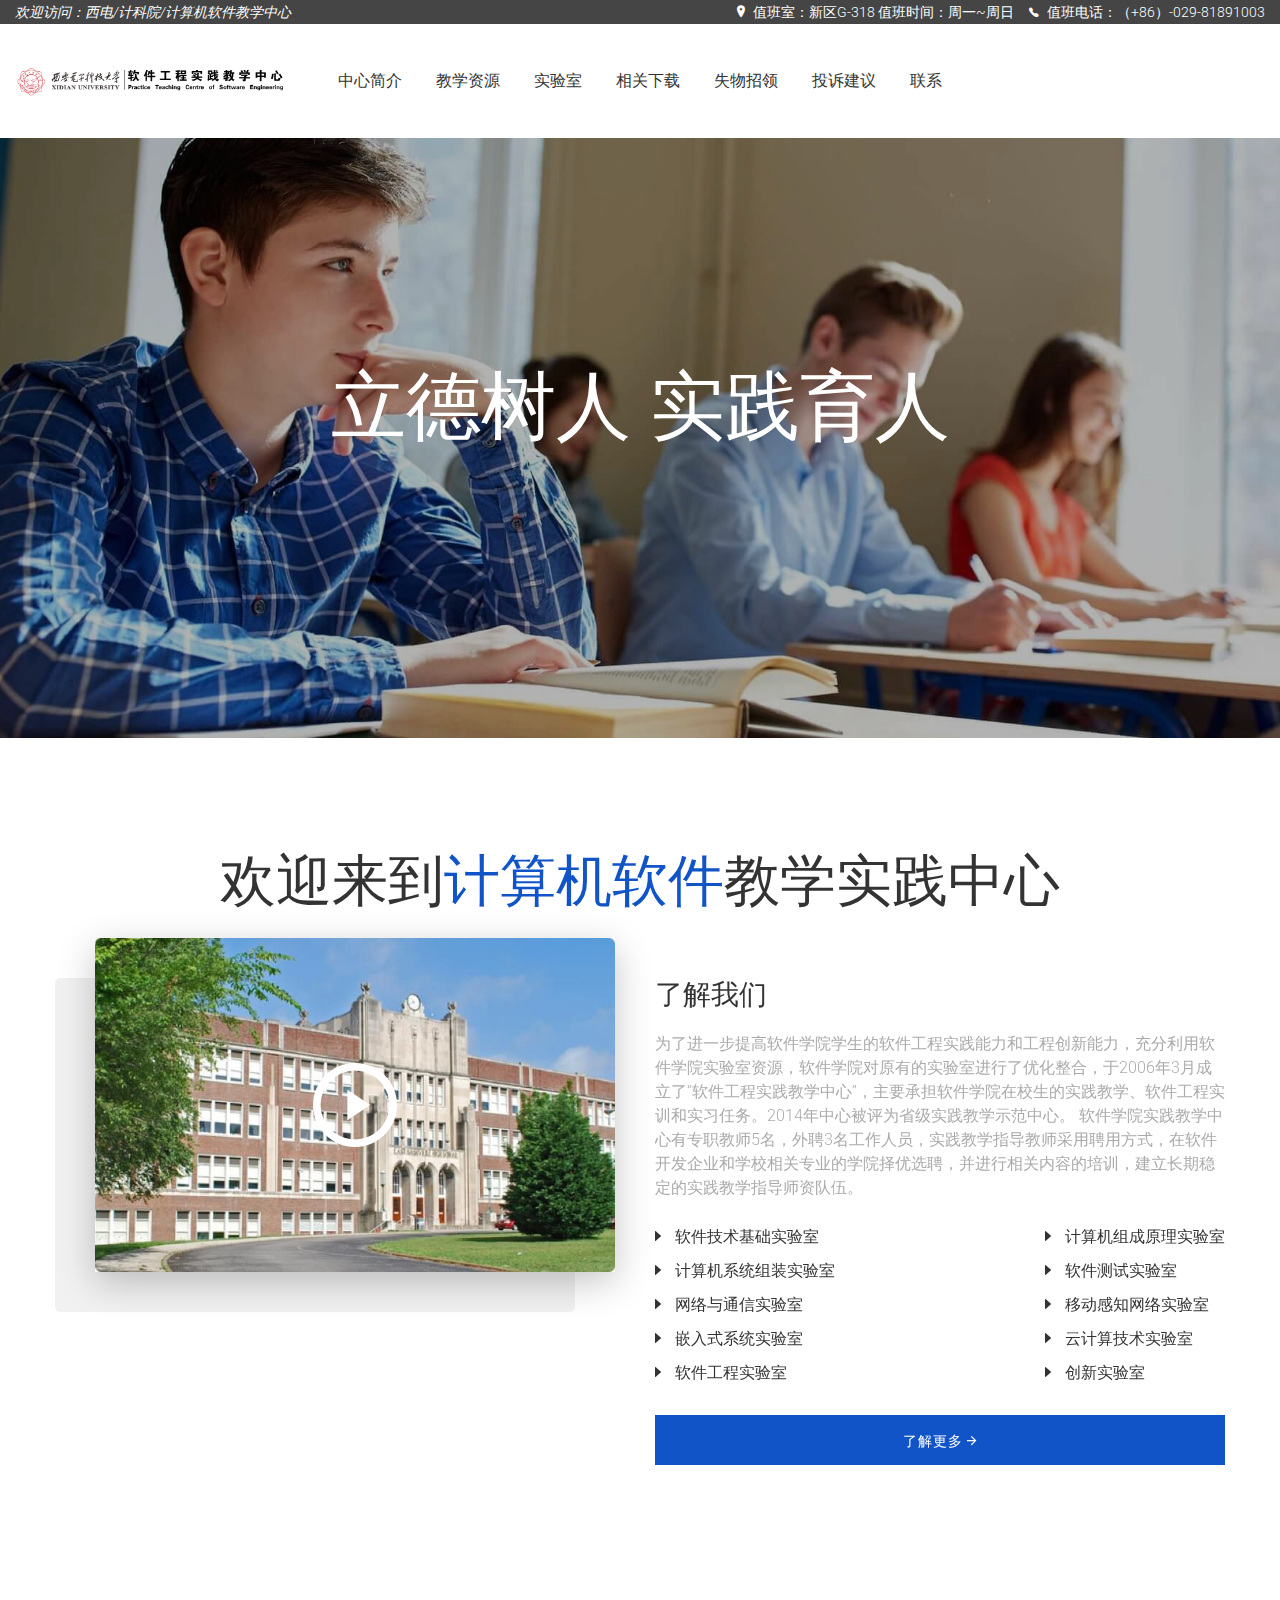
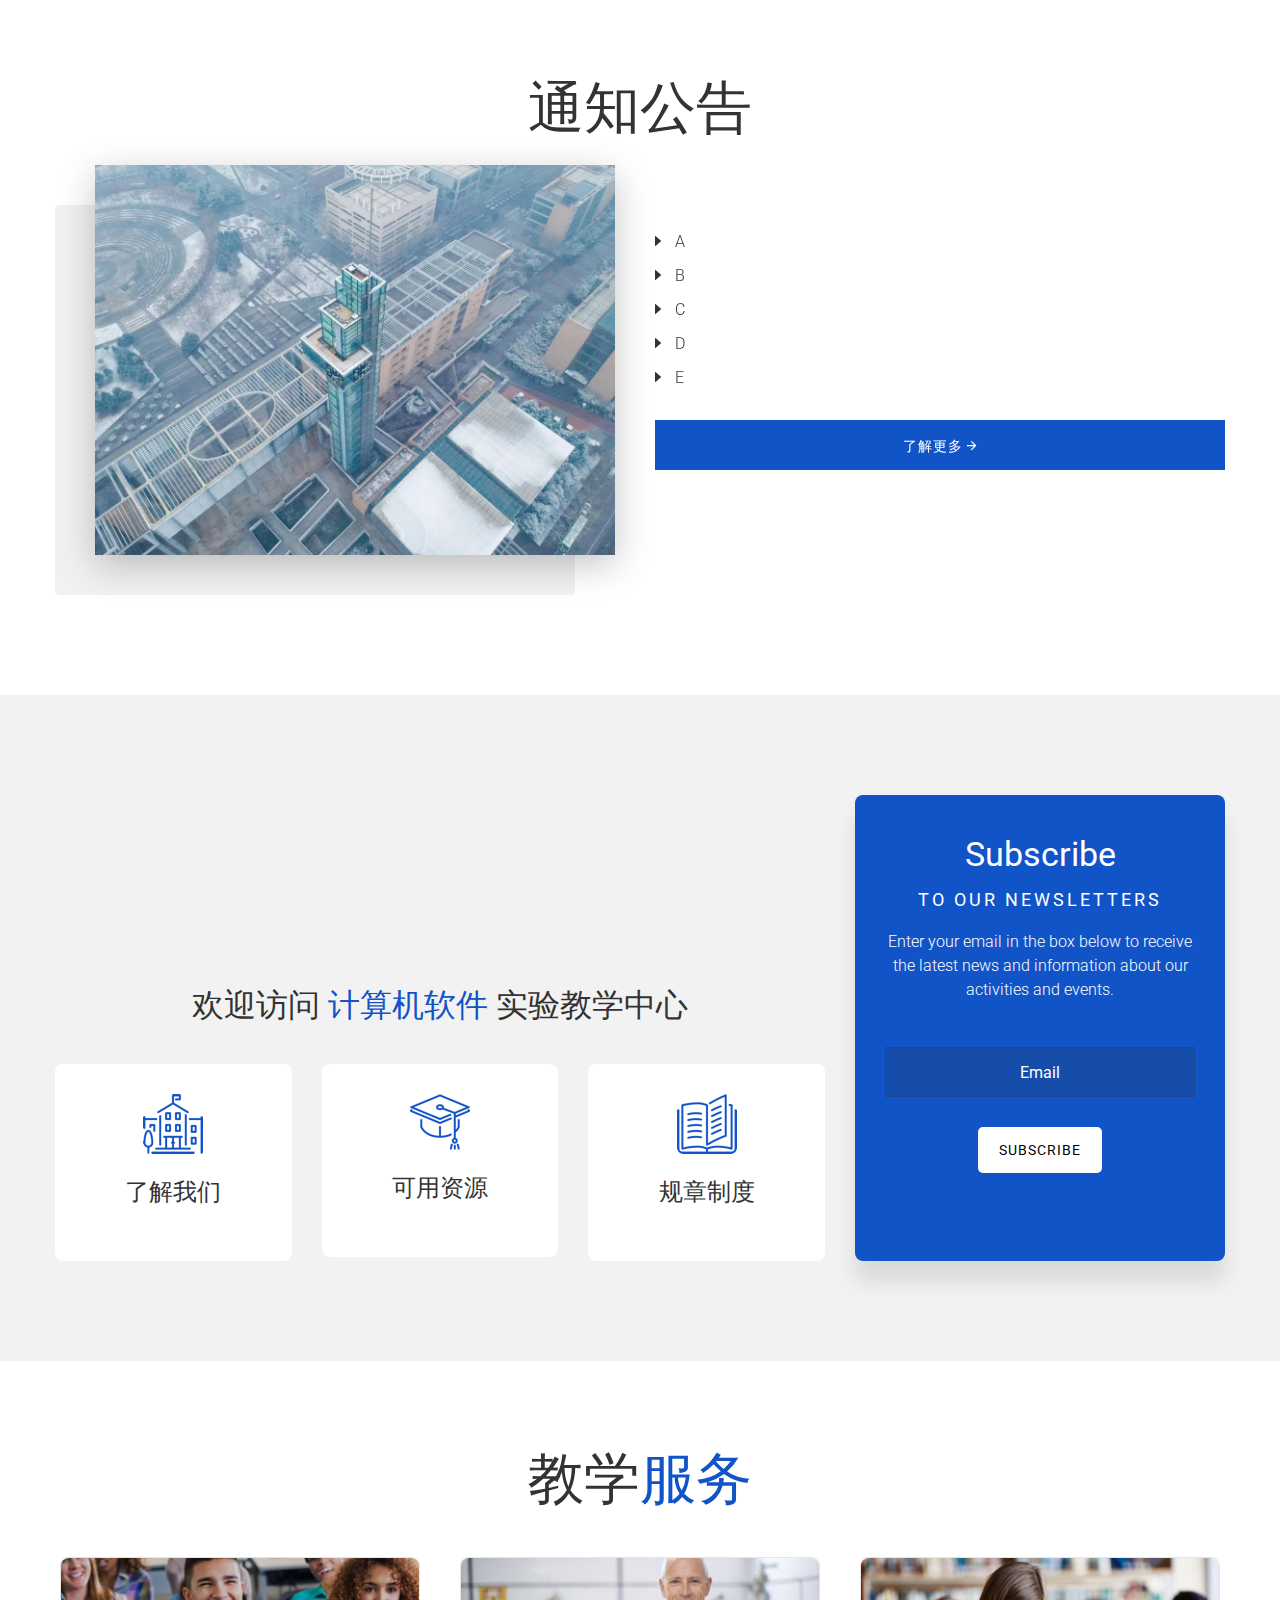
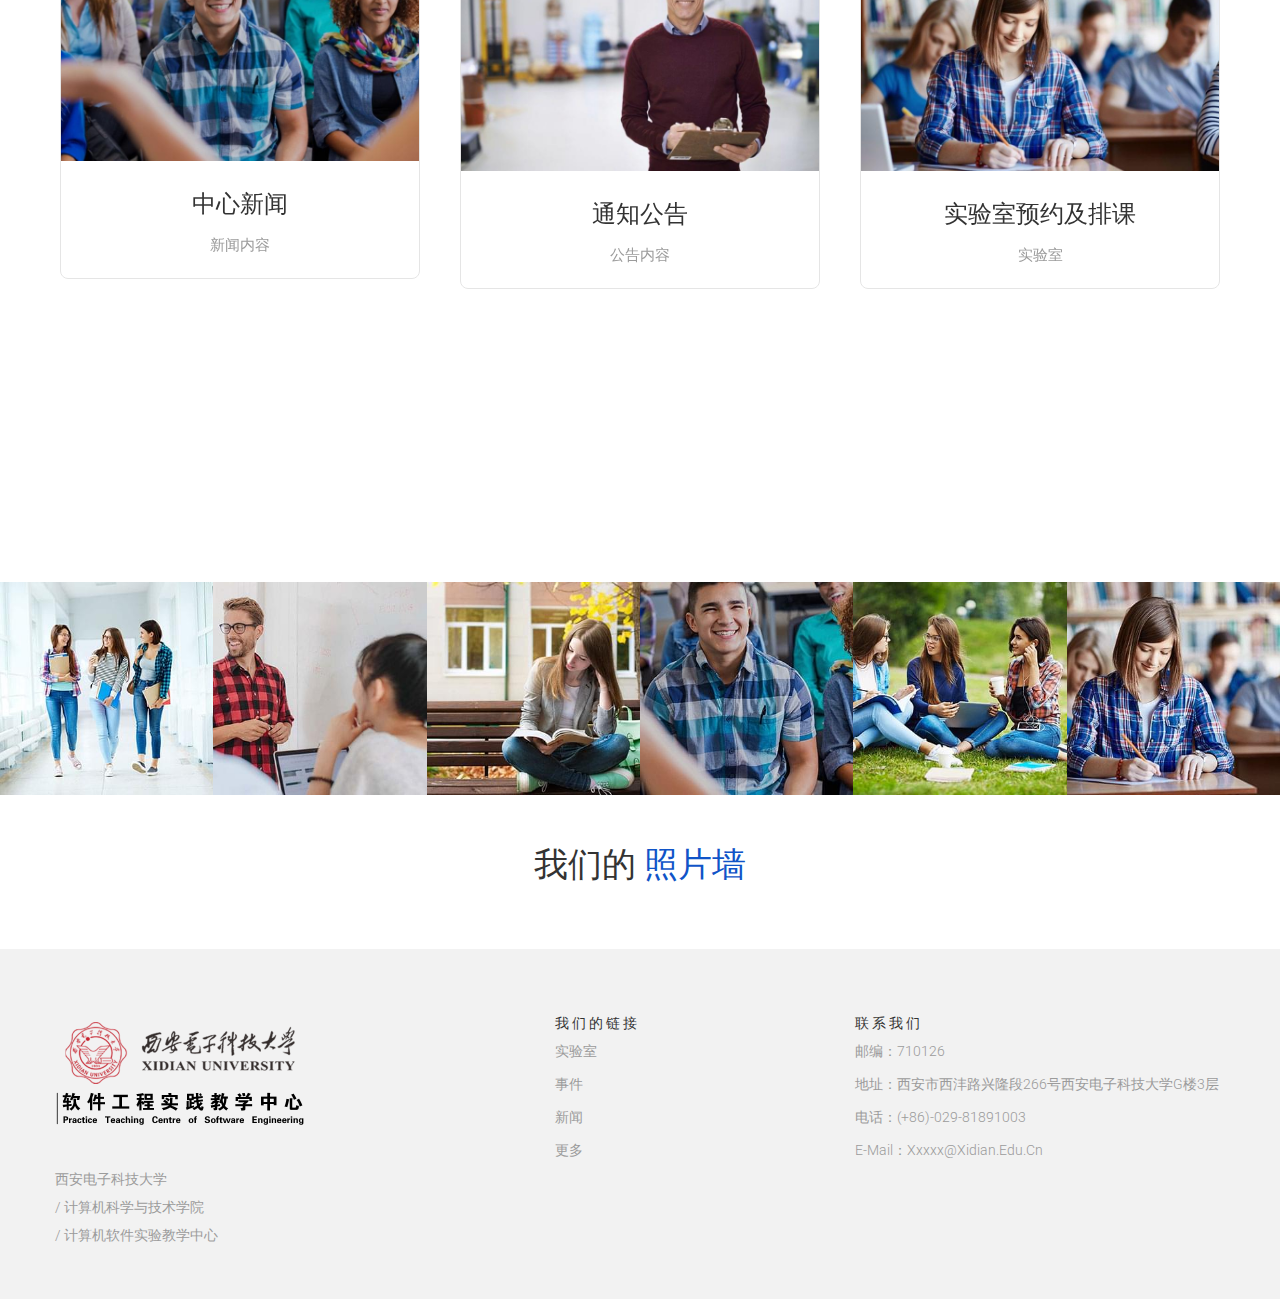
<file: 修改/index.html>
<!doctype html>
<html class="no-js" lang="en">

<head>
    <meta charset="utf-8">
    <meta http-equiv="x-ua-compatible" content="ie=edge">
    <title>计算机软件教学实践中心</title>
    <meta name="robots" content="noindex, follow" />
    <meta name="description" content="">
    <meta name="viewport" content="width=device-width, initial-scale=1, shrink-to-fit=no">
    <!-- Favicon -->
    <link rel="shortcut icon" type="image/x-icon" href="assets/images/favicon.ico">

    <!-- CSS
	============================================ -->

    <!-- Bootstrap CSS -->
    <link rel="stylesheet" href="assets/css/vendor/bootstrap.min.css">
    <!-- Ionicons -->
    <link rel="stylesheet" href="assets/css/vendor/ion-fonts.css">
    <!-- Themify Icon -->
    <link rel="stylesheet" href="assets/css/vendor/themify-icons.css">
    <!-- Slick CSS -->
    <link rel="stylesheet" href="assets/css/plugins/slick.min.css">
    <!-- Animation -->
    <link rel="stylesheet" href="assets/css/plugins/animate.min.css">
    <!-- jQuery Ui -->
    <link rel="stylesheet" href="assets/css/plugins/jquery-ui.min.css">
    <!-- Nice Select -->
    <link rel="stylesheet" href="assets/css/plugins/nice-select.min.css">
    <!-- Animated Headlines -->
    <link rel="stylesheet" href="assets/css/plugins/animated-headlines.css">
    <!-- Magnific Popup -->
    <link rel="stylesheet" href="assets/css/plugins/magnific-popup.min.css">
    <!-- datetimepicker -->
    <link rel="stylesheet" href="assets/css/plugins/jquery.datetimepicker.min.css">

    <!-- Vendor & Plugins CSS (Please remove the comment from below vendor.min.css & plugins.min.css for better website load performance and remove css files from the above) -->

    <!-- <link rel="stylesheet" href="assets/css/vendor/vendor.min.css">
    <link rel="stylesheet" href="assets/css/plugins/plugins.min.css"> -->

    <!-- Main Style CSS (Please use minify version for better website load performance) -->
    <link rel="stylesheet" href="assets/css/style.css">
    <!-- <link rel="stylesheet" href="assets/css/style.min.css"> -->

</head>

<body class="template-color-1">

    <div class="main-wrapper">
        <div class="header-top_area bg-charcoal_color d-none d-md-block">
            <div class="container-fluid">
                <div class="row align-items-center">
                    <div class="col-lg-4">
                        <div class="ht-left">
                            <span class="ht-intro font-italic">欢迎访问：西电/计科院/计算机软件教学中心</span>
                        </div>
                    </div>
                    <div class="col-lg-8">
                        <div class="ht-right">
                            <ul>
                                <li class="address">
                                    <i class="ion-ios-location mr-1"></i>
                                    <span>值班室：新区G-318    值班时间：周一~周日</span>
                                </li>
                                <li class="contuct-number">
                                    <i class="ion-ios-telephone mr-1"></i>
                                    <a href="tel://+01228899900">值班电话：（+86）-029-81891003</a>
                                </li>
                                
                                
                            </ul>
                        </div>
                    </div>
                </div>
            </div>
        </div>
        <!-- Begin Main Header Area -->
        <header class="main-header_area">
            <div class="header-top_area bg-charcoal_color d-none d-md-block">
                
            </div>
            <div class="main-header">
                <div class="container-fluid">
                    <div class="row">
                        <div class="col-lg-12">
                            <div class="main-header_nav row align-items-center">
                                <div class="col-xl-3 col-md-4 col-6">
                                    <div class="header-logo">
                                        <a href="index.html">
                                            <img class="img-full" src="assets/images/logo/banner.png" alt="Header Logo">
                                        </a>
                                    </div>
                                </div>
                                <div class="col-lg-6 position-static d-none d-xl-block">
                                    <div class="main-menu_area d-none d-lg-block">
                                        <nav class="main-nav d-flex justify-content-center">
                                            <ul>
                                                <li><a href="index.html">中心简介</a>
                                                    
                                                </li>
                                                <li><a href="about-us.html">教学资源</a>
                                                    
                                                </li>
                                                <li><a href="academics.html">实验室</a>
                                                    
                                                </li>
                                                <li><a href="news.html">相关下载</a>
                                                    
                                                </li>
                                                <li><a href="event-page.html">失物招领</a>
                                                    
                                                </li>
                                                <li><a href="javascript:void(0)">投诉建议</a>
                                                    
                                                </li>
                                                <li><a href="contact.html">联系</a>

                                                </li>
                                            </ul>
                                        </nav>
                                    </div>
                                </div>
                                <div class="col-xl-3 col-md-8 d-none d-md-block">
                                    
                                    <div class="search-body">
                                        <div class="inner-body">
                                            <input class="input-field" type="text" placeholder="Keyword search...">
                                            <button class="inner-btn" value="Search" type="submit">
                                                <i class="ion-ios-search-strong"></i>
                                            </button>
                                        </div>
                                    </div>
                                </div>
                                <div class="col-6 d-block d-md-none">
                                    <div class="header-right_area with-radius justify-content-end">
                                        <ul>
                                            <li class="mobile-menu_wrap d-inline-block d-lg-none">
                                                <a href="#mobileMenu" class="mobile-menu_btn toolbar-btn">
                                                    <i class="ion-navicon-round"></i>
                                                </a>
                                            </li>
                                        </ul>
                                    </div>
                                </div>
                            </div>
                        </div>
                    </div>
                </div>
            </div>
            <div class="main-header header-sticky">
                <div class="container">
                    <div class="row">
                        <div class="col-lg-12">
                            <div class="main-header_nav row align-items-center">
                                <div class="col-xl-3 col-md-4 col-6">
                                    <div class="header-logo">
                                        <a href="index.html">
                                            <img class="img-full" src="assets/images/logo/banner4.png" alt="Header Logo">
                                        </a>
                                    </div>
                                </div>
                                <div class="col-lg-6 position-static d-none d-xl-block">
                                    <div class="main-menu_area d-none d-lg-block">
                                        <nav class="main-nav d-flex justify-content-center">
                                            <ul>
                                                <li><a href="index.html">中心简介</a>
                                                    
                                                </li>
                                                <li><a href="about-us.html">教学资源</a>
                                                    
                                                </li>
                                                <li><a href="academics.html">实验室</a>
                                                    
                                                </li>
                                                <li><a href="news.html">相关下载</a>
                                                    
                                                </li>
                                                <li><a href="event-page.html">失物招领</a>
                                                    
                                                </li>
                                                <li><a href="javascript:void(0)">投诉建议</a>
                                                    
                                                </li>
                                                
                                            </ul>
                                        </nav>
                                    </div>
                                </div>
                                
                                <div class="col-6 d-block d-md-none">
                                    <div class="header-right_area with-radius justify-content-end">
                                        <ul>
                                            <li class="mobile-menu_wrap d-inline-block d-lg-none">
                                                <a href="#mobileMenu" class="mobile-menu_btn toolbar-btn">
                                                    <i class="ion-navicon-round"></i>
                                                </a>
                                            </li>
                                        </ul>
                                    </div>
                                </div>
                            </div>
                        </div>
                    </div>
                </div>
            </div>
            <div class="mobile-menu_wrapper" id="mobileMenu">
                <div class="offcanvas-menu-inner">
                    <div class="offcanvas-inner_search">
                        <form action="#" class="hm-searchbox">
                            <input type="text" placeholder="Search for item...">
                            <button class="search_btn" type="submit"><i class="ion-ios-search-strong"></i></button>
                        </form>
                    </div>
                    <a href="#" class="btn-close"><i class="ion-close-round"></i></a>
                    <div class="offcanvas-navigation_wrap">
                        <nav class="offcanvas-navigation">
                            <ul class="mobile-menu">
                                <li class="menu-item-has-children active"><a href="#"><span
                                        class="mm-text">Home <i class="ion-ios-arrow-down"></i></span></a>
                                    <ul class="sub-menu">
                                        <li>
                                            <a href="index.html">
                                                <span class="mm-text">Home 01</span>
                                            </a>
                                        </li>
                                        <li>
                                            <a href="index-2.html">
                                                <span class="mm-text">Home 02</span>
                                            </a>
                                        </li>
                                        <li>
                                            <a href="index-3.html">
                                                <span class="mm-text">Home 03</span>
                                            </a>
                                        </li>
                                    </ul>
                                </li>
                                <li class="menu-item-has-children">
                                    <a href="#">
                                        <span class="mm-text">About <i class="ion-ios-arrow-down"></i></span>
                                    </a>
                                    <ul class="sub-menu">
                                        <li>
                                            <a href="about-us.html">
                                                <span class="mm-text">About Us</span>
                                            </a>
                                        </li>
                                        <li>
                                            <a href="pricing-plans.html">
                                                <span class="mm-text">Pricing Plans</span>
                                            </a>
                                        </li>
                                    </ul>
                                </li>
                                <li class="menu-item-has-children">
                                    <a href="#">
                                        <span class="mm-text">Academics <i class="ion-ios-arrow-down"></i></span>
                                    </a>
                                    <ul class="sub-menu">
                                        <li>
                                            <a href="academics.html">
                                                <span class="mm-text">Academics Default</span>
                                            </a>
                                        </li>
                                        <li>
                                            <a href="our-classes.html">
                                                <span class="mm-text">Our Classes</span>
                                            </a>
                                        </li>
                                        <li>
                                            <a href="our-classes-list.html">
                                                <span class="mm-text">Our Classes List</span>
                                            </a>
                                        </li>
                                        <li>
                                            <a href="single-class.html">
                                                <span class="mm-text">Single Class</span>
                                            </a>
                                        </li>
                                    </ul>
                                </li>
                                <li class="menu-item-has-children">
                                    <a href="#">
                                        <span class="mm-text">News <i class="ion-ios-arrow-down"></i></span>
                                    </a>
                                    <ul class="sub-menu">
                                        <li>
                                            <a href="news.html">
                                                <span class="mm-text">News Default</span>
                                            </a>
                                        </li>
                                        <li>
                                            <a href="news-list.html">
                                                <span class="mm-text">News List</span>
                                            </a>
                                        </li>
                                        <li>
                                            <a href="single-post.html">
                                                <span class="mm-text">Single Post</span>
                                            </a>
                                        </li>
                                    </ul>
                                </li>
                                <li class="menu-item-has-children">
                                    <a href="#">
                                        <span class="mm-text">Event <i class="ion-ios-arrow-down"></i></span>
                                    </a>
                                    <ul class="sub-menu">
                                        <li>
                                            <a href="event-page.html">
                                                <span class="mm-text">Event Page</span>
                                            </a>
                                        </li>
                                        <li>
                                            <a href="event-list.html">
                                                <span class="mm-text">Event List</span>
                                            </a>
                                        </li>
                                        <li>
                                            <a href="single-event.html">
                                                <span class="mm-text">Single Event</span>
                                            </a>
                                        </li>
                                    </ul>
                                </li>
                                <li class="menu-item-has-children">
                                    <a href="#">
                                        <span class="mm-text">Pages <i class="ion-ios-arrow-down"></i></span>
                                    </a>
                                    <ul class="sub-menu">
                                        <li>
                                            <a href="faculty-and-staff.html">
                                                <span class="mm-text">Faculty and Staff</span>
                                            </a>
                                        </li>
                                        <li>
                                            <a href="faculty-and-staff-2.html">
                                                <span class="mm-text">Faculty and Staff 02</span>
                                            </a>
                                        </li>
                                        <li>
                                            <a href="profile.html">
                                                <span class="mm-text">Profile</span>
                                            </a>
                                        </li>
                                        <li>
                                            <a href="coming-soon.html">
                                                <span class="mm-text">Coming Soon</span>
                                            </a>
                                        </li>
                                        <li>
                                            <a href="error-404.html">
                                                <span class="mm-text">Error 404</span>
                                            </a>
                                        </li>
                                    </ul>
                                </li>
                                <li>
                                    <a href="contact.html">
                                        <span class="mm-text">Contact</span>
                                    </a>
                                </li>
                            </ul>
                        </nav>
                        <nav class="offcanvas-navigation-2">
                            <div class="ht-right inner-header_info">
                                <ul>
                                    <li class="contuct-number">
                                        <i class="ion-ios-telephone mr-1"></i>
                                        <a href="tel://+01228899900">01228899900</a>
                                    </li>
                                    <li class="address">
                                        <i class="ion-ios-location mr-1"></i>
                                        <span>614 Destany Village Apt. 968</span>
                                    </li>
                                    <li class="donate">
                                        <a class="ademy-btn atlantis-color_btn" href="javascript:void(0)">Donate</a>
                                    </li>
                                </ul>
                            </div>
                            <div class="header-right_area inner-social_link justify-content-start">
                                <ul class="social-link">
                                    <li class="facebook">
                                        <a href="https://www.facebook.com" data-toggle="tooltip" target="_blank" title="Facebook">
                                            <i class="ion-social-facebook"></i>
                                        </a>
                                    </li>
                                    <li class="twitter">
                                        <a href="https://twitter.com" data-toggle="tooltip" target="_blank" title="Twitter">
                                            <i class="ion-social-twitter"></i>
                                        </a>
                                    </li>
                                    <li class="youtube">
                                        <a href="https://www.youtube.com/" data-toggle="tooltip" target="_blank" title="Youtube">
                                            <i class="ion-social-youtube"></i>
                                        </a>
                                    </li>
                                    <li class="skype">
                                        <a href="https://skype.com/" data-toggle="tooltip" target="_blank" title="Skype">
                                            <i class="ion-social-skype"></i>
                                        </a>
                                    </li>
                                </ul>
                            </div>
                        </nav>
                    </div>
                </div>
            </div>
            <div class="global-overlay"></div>
        </header>
        <!-- Main Header Area End Here -->

        <!-- Begin Slider Area -->
        <div class="slider-area">

            <div class="ademy-element-carousel home-slider arrow-style" data-slick-options='{
            "slidesToShow": 1,
            "slidesToScroll": 1,
            "infinite": true,
            "arrows": true,
            "dots": false,
            "autoplay" : true,
            "fade" : true,
            "autoplaySpeed" : 7000,
            "pauseOnHover" : false,
            "pauseOnFocus" : false
            }' data-slick-responsive='[
            {"breakpoint":768, "settings": {
            "slidesToShow": 1
            }},
            {"breakpoint":575, "settings": {
            "slidesToShow": 1
            }}
        ]'>

                <div class="slide-item bg-1 animation-style-01">
                    <div class="slide-content">
                        <span class="intro"></span>
                        <h1 class="heading cd-headline letters type mb-0">立德树人 实践育人
                            <br>
                        <!--<span class="cd-words-wrapper waiting">
                            <b class="is-visible"></b>
                            <b></b>
                            <b></b>
                        </span>-->
                        </span>
                        </h1>
                        <!--<div class="button-wrap position-center">
                            <a class="ademy-btn btn-transparent white-border with-border_radius active" href="#welcome">开始
                                <i class="zmdi zmdi-arrow-forward"></i>
                            </a>
                            <a class="ademy-btn btn-transparent white-border with-border_radius" href="#latestnews">更多
                                <i class="zmdi zmdi-arrow-forward"></i>
                            </a>
                        </div>-->
                    </div>
                </div>
                <div class="slide-item bg-2 animation-style-01">
                    <div class="slide-content">
                        <span class="intro"></span>
                        <h1 class="heading cd-headline letters type mb-0">立德树人 实践育人
                            <br>
                            
                        <!--<span class="cd-words-wrapper waiting">
                            <b class="is-visible"></b>
                            <b></b>
                            <b></b>
                        </span>-->
                        </h1>
                        <!--<div class="button-wrap position-center">
                            <a class="ademy-btn btn-transparent white-border with-border_radius active" href="#welcome">开始
                                <i class="zmdi zmdi-arrow-forward"></i>
                            </a>
                            <a class="ademy-btn btn-transparent white-border with-border_radius" href="#latestnews">更多
                                <i class="zmdi zmdi-arrow-forward"></i>
                            </a>
                        </div>-->
                        
                    </div>
                </div>

            </div>

        </div>
        <!-- Slider Area End Here -->

        <!-- Begin Counter Area -->
        
        <!-- Counter Area End Here -->

        <!-- Begin Introduction Area -->
        <div id="welcome" class="introduction-area">
            <div class="container">
                <div class="section-title pb-5">
                    <h6 class="heading mb-0"></h6>
                    <h2 class="sub-heading mb-0">欢迎来到<span>计算机软件</span>教学实践中心</h2>
                </div>
                <div class="row">
                    <div class="col-lg-6">
                        <div class="introduction-img_area">
                            <div class="inner-img">
                                <img class="img-full" src="assets/images/introduction/1.jpg" alt="Introduction Image">
                                <div class="popup-btn">
                                    <a class="popup-vimeo" href="https://player.vimeo.com/video/172601404?autoplay=1">
                                        <img src="assets/images/banner/video-play-btn.png" alt="Play Button">
                                    </a>
                                </div>
                            </div>
                        </div>
                    </div>
                    <div class="col-lg-6">
                        <div class="ademy-element-carousel introduction-slider" data-slick-options='{
                        "slidesToShow": 1,
                        "slidesToScroll": 1,
                        "infinite": true,
                        "arrows": false,
                        "dots": false,
                        "autoplay" : false,
                        "fade" : false,
                        "autoplaySpeed" : 7000,
                        "pauseOnHover" : false,
                        "pauseOnFocus" : false
                        }' data-slick-responsive='[
                        {"breakpoint":768, "settings": {
                        "slidesToShow": 1
                        }},
                        {"breakpoint":575, "settings": {
                        "slidesToShow": 1
                        }}
                    ]'>

                            <div class="intro-item">
                                <div class="intro-content">
                                    <h3 class="heading mb-0">了解我们</h3>
                                    <p class="short-desc mb-0">为了进一步提高软件学院学生的软件工程实践能力和工程创新能力，充分利用软件学院实验室资源，软件学院对原有的实验室进行了优化整合，于2006年3月成立了“软件工程实践教学中心”，主要承担软件学院在校生的实践教学、软件工程实训和实习任务。2014年中心被评为省级实践教学示范中心。

                                        软件学院实践教学中心有专职教师5名，外聘3名工作人员，实践教学指导教师采用聘用方式，在软件开发企业和学校相关专业的学院择优选聘，并进行相关内容的培训，建立长期稳定的实践教学指导师资队伍。</p>
                                    <div class="list-item_wrap">
                                        <ul class="list-item">
                                            <li>
                                                <a href="javascript:void(0)">
                                                    <i class="ion-arrow-right-b"></i>
                                                    软件技术基础实验室
                                                </a>
                                            </li>
                                            <li>
                                                <a href="javascript:void(0)">
                                                    <i class="ion-arrow-right-b"></i>
                                                    计算机系统组装实验室
                                                </a>
                                            </li>
                                            <li>
                                                <a href="javascript:void(0)">
                                                    <i class="ion-arrow-right-b"></i>
                                                    网络与通信实验室
                                                </a>
                                            </li>
                                            <li>
                                                <a href="javascript:void(0)">
                                                    <i class="ion-arrow-right-b"></i>
                                                    嵌入式系统实验室
                                                </a>
                                            </li>
                                            <li>
                                                <a href="javascript:void(0)">
                                                    <i class="ion-arrow-right-b"></i>
                                                    软件工程实验室
                                                </a>
                                            </li>
                                        </ul>
                                        <ul class="list-item">
                                            <li>
                                                <a href="javascript:void(0)">
                                                    <i class="ion-arrow-right-b"></i>
                                                    计算机组成原理实验室
                                                </a>
                                            </li>
                                            <li>
                                                <a href="javascript:void(0)">
                                                    <i class="ion-arrow-right-b"></i>
                                                    软件测试实验室
                                                </a>
                                            </li>
                                            <li>
                                                <a href="javascript:void(0)">
                                                    <i class="ion-arrow-right-b"></i>
                                                    移动感知网络实验室
                                                </a>
                                            </li>
                                            <li>
                                                <a href="javascript:void(0)">
                                                    <i class="ion-arrow-right-b"></i>
                                                    云计算技术实验室
                                                </a>
                                            </li>
                                            <li>
                                                <a href="javascript:void(0)">
                                                    <i class="ion-arrow-right-b"></i>
                                                    创新实验室
                                                </a>
                                            </li>
                                            
                                        </ul>
                                    </div>
                                    <div class="intro-btn_wrap">
                                        <a class="ademy-btn denim-color_btn fullwidth-btn" href="javascript:void(0)">
                                            了解更多
                                            <i class="ion-android-arrow-forward"></i>
                                        </a>
                                    </div>
                                </div>
                            </div>
                            <div class="intro-item">
                                <div class="intro-content">
                                    <h3 class="heading mb-0">Get know our school</h3>
                                    <p class="short-desc mb-0">We understand that each of our students is a uniquely talented individual. Within our supportive community, students are facilitated to develop positive relationships and grab the opportunity to realize their individual potential to the full.</p>
                                    <div class="list-item_wrap">
                                        <ul class="list-item">
                                            <li>
                                                <a href="javascript:void(0)">
                                                    <i class="ion-arrow-right-b"></i>
                                                    After School
                                                </a>
                                            </li>
                                            <li>
                                                <a href="javascript:void(0)">
                                                    <i class="ion-arrow-right-b"></i>
                                                    After School Fine Arts
                                                </a>
                                            </li>
                                            <li>
                                                <a href="javascript:void(0)">
                                                    <i class="ion-arrow-right-b"></i>
                                                    Athletics
                                                </a>
                                            </li>
                                        </ul>
                                        <ul class="list-item">
                                            <li>
                                                <a href="javascript:void(0)">
                                                    <i class="ion-arrow-right-b"></i>
                                                    Dining Hall
                                                </a>
                                            </li>
                                            <li>
                                                <a href="javascript:void(0)">
                                                    <i class="ion-arrow-right-b"></i>
                                                    College Planning Services
                                                </a>
                                            </li>
                                            <li>
                                                <a href="javascript:void(0)">
                                                    <i class="ion-arrow-right-b"></i>
                                                    Summer Camp Programs
                                                </a>
                                            </li>
                                        </ul>
                                    </div>
                                    <div class="intro-btn_wrap">
                                        <a class="ademy-btn denim-color_btn fullwidth-btn" href="javascript:void(0)">
                                            Learn more
                                            <i class="ion-android-arrow-forward"></i>
                                        </a>
                                    </div>
                                </div>
                            </div>

                        </div>
                    </div>
                </div>
            </div>
        </div>
        <!-- Introduction Area End Here -->
        <!--copy-->
        <div id="welcome" class="introduction-area">
            <div class="container">
                <div class="section-title pb-5">
                    <h6 class="heading mb-0"></h6>
                    <h2 class="sub-heading mb-0">通知<span></span>公告</h2>
                </div>
                <div class="row">
                    <div class="col-lg-6">
                        <div class="introduction-img_area">
                            <div class="inner-img">
                                <img class="img-full" src="assets/images/introduction/2.jpg" alt="Introduction Image">
                                
                            </div>
                        </div>
                    </div>
                    <div class="col-lg-6">
                        <div class="ademy-element-carousel introduction-slider" data-slick-options='{
                        "slidesToShow": 1,
                        "slidesToScroll": 1,
                        "infinite": true,
                        "arrows": false,
                        "dots": false,
                        "autoplay" : false,
                        "fade" : false,
                        "autoplaySpeed" : 7000,
                        "pauseOnHover" : false,
                        "pauseOnFocus" : false
                        }' data-slick-responsive='[
                        {"breakpoint":768, "settings": {
                        "slidesToShow": 1
                        }},
                        {"breakpoint":575, "settings": {
                        "slidesToShow": 1
                        }}
                    ]'>

                            <div class="intro-item">
                                <div class="intro-content">
                                    
                                    <!--<h3 class="heading mb-0"></h3>
                                    <p class="short-desc mb-0"></p>-->
                                    
                                    <!----><div class="list-item_wrap">
                                        <ul class="list-item">
                                            <li>
                                                <a href="javascript:void(0)">
                                                    <i class="ion-arrow-right-b"></i>
                                                     A      
                                                </a>
                                            </li>
                                            <li>
                                                <a href="javascript:void(0)">
                                                    <i class="ion-arrow-right-b"></i>
                                                     B         
                                                </a>
                                            </li>
                                            <li>
                                                <a href="javascript:void(0)">
                                                    <i class="ion-arrow-right-b"></i>
                                                      C         
                                                </a>
                                            </li>
                                            <li>
                                                <a href="javascript:void(0)">
                                                    <i class="ion-arrow-right-b"></i>
                                                      D     
                                                </a>
                                            </li>
                                            <li>
                                                <a href="javascript:void(0)">
                                                    <i class="ion-arrow-right-b"></i>
                                                      E     
                                                </a>
                                            </li>
                                        </ul>
                                        
                                    </div>
                                    <div class="intro-btn_wrap">
                                        <a class="ademy-btn denim-color_btn fullwidth-btn" href="javascript:void(0)">
                                            了解更多
                                            <i class="ion-android-arrow-forward"></i>
                                        </a>
                                    </div>
                                </div>
                            </div>
                            <div class="intro-item">
                                <div class="intro-content">
                                    <h3 class="heading mb-0">Get know our school</h3>
                                    <p class="short-desc mb-0">We understand that each of our students is a uniquely talented individual. Within our supportive community, students are facilitated to develop positive relationships and grab the opportunity to realize their individual potential to the full.</p>
                                    <div class="list-item_wrap">
                                        <ul class="list-item">
                                            <li>
                                                <a href="javascript:void(0)">
                                                    <i class="ion-arrow-right-b"></i>
                                                    After School
                                                </a>
                                            </li>
                                            <li>
                                                <a href="javascript:void(0)">
                                                    <i class="ion-arrow-right-b"></i>
                                                    After School Fine Arts
                                                </a>
                                            </li>
                                            <li>
                                                <a href="javascript:void(0)">
                                                    <i class="ion-arrow-right-b"></i>
                                                    Athletics
                                                </a>
                                            </li>
                                        </ul>
                                        <ul class="list-item">
                                            <li>
                                                <a href="javascript:void(0)">
                                                    <i class="ion-arrow-right-b"></i>
                                                    Dining Hall
                                                </a>
                                            </li>
                                            <li>
                                                <a href="javascript:void(0)">
                                                    <i class="ion-arrow-right-b"></i>
                                                    College Planning Services
                                                </a>
                                            </li>
                                            <li>
                                                <a href="javascript:void(0)">
                                                    <i class="ion-arrow-right-b"></i>
                                                    Summer Camp Programs
                                                </a>
                                            </li>
                                        </ul>
                                    </div>
                                    <div class="intro-btn_wrap">
                                        <a class="ademy-btn denim-color_btn fullwidth-btn" href="javascript:void(0)">
                                            Learn more
                                            <i class="ion-android-arrow-forward"></i>
                                        </a>
                                    </div>
                                </div>
                            </div>

                        </div>
                    </div>
                </div>
            </div>
        </div>
        <!--copy-->
        <!-- Begin Introduction With Newsletter Area -->
        <div class="intro-with_newsletter bg-smoke_color">
            <div class="container">
                <div class="row align-items-end">
                    <div class="col-lg-8">
                        <div class="introduction-area-2">
                            <h2 class="heading mb-0">欢迎访问
                                <span>计算机软件</span>
                                实验教学中心
                            </h2>
                            <div class="row intro-item_wrap">
                                <div class="col-lg-4">
                                    <div class="intro-item bg-white_color">
                                        <div class="intro-img">
                                            <img src="assets/images/introduction/small-size/university.png" alt="Introduction Image">
                                        </div>
                                        <h2 class="title mb-0">了解我们</h2>
                                        <p class="short-desc mb-0"></p>
                                    </div>
                                </div>
                                <div class="col-lg-4">
                                    <div class="intro-item bg-white_color">
                                        <div class="intro-img">
                                            <img src="assets/images/introduction/small-size/mortarboard.png" alt="Introduction Image">
                                        </div>
                                        <h2 class="title mb-0">可用资源</h2>
                                        <p class="short-desc mb-0"></p>
                                    </div>
                                </div>
                                <div class="col-lg-4">
                                    <div class="intro-item bg-white_color">
                                        <div class="intro-img">
                                            <img src="assets/images/introduction/small-size/open-book.png" alt="Introduction Image">
                                        </div>
                                        <h2 class="title mb-0">规章制度</h2>
                                        <p class="short-desc mb-0"></p>
                                    </div>
                                </div>
                            </div>
                        </div>
                    </div>
                    <div class="col-lg-4">
                        <div class="newsletter-area">
                            <h2 class="heading mb-0">Subscribe</h2>
                            <h3 class="sub-heading mb-0">To our newsletters</h3>
                            <p class="short-desc mb-0">Enter your email in the box below to receive the latest news and information about our activities and events.</p>
                            <div class="newsletter-form_wrap">
                                <form action="http://devitems.us11.list-manage.com/subscribe/post?u=6bbb9b6f5827bd842d9640c82&amp;id=05d85f18ef" method="post" id="mc-embedded-subscribe-form" name="mc-embedded-subscribe-form" class="newsletters-form validate" target="_blank" novalidate="">
                                    <div id="mc_embed_signup_scroll">
                                        <div id="mc-form" class="mc-form subscribe-form">
                                            <input id="mc-email" class="newsletter-input" type="email" autocomplete="off" placeholder="Email">
                                            <button class="newsletter-btn text-uppercase" id="mc-submit">Subscribe</button>
                                        </div>
                                    </div>
                                </form>
                            </div>
                        </div>
                    </div>
                </div>
            </div>
        </div>
                    </div>
                    
                </div>
            </div>
        
        <!-- Introduction With Newsletter Area End Here -->

        <!-- Begin Latest News Area -->
        <div id="latestnews" class="latest-news_area">
            <div class="container">
                <div class="section-title pb-4">
                    <h2 class="sub-heading text-capitalize mb-0">教学<span>服务</span></h2>
                </div>
                <div class="row">
                    <div class="col-lg-12">
                        <div class="row">
                            <div class="col-lg-12">
                                
                            </div>
                            <div class="col-lg-12">
                                <div class="tab-content latest-news_content">
                                    <div id="all" class="tab-pane active show" role="tabpanel">
                                        <div class="ademy-element-carousel latest-news_slider" data-slick-options='{
                                        "slidesToShow": 3,
                                        "slidesToScroll": 1,
                                        "infinite": false,
                                        "arrows": false,
                                        "dots": false,
                                        "spaceBetween": 30
                                        }' data-slick-responsive='[
                                        {"breakpoint": 1200, "settings": {
                                        "slidesToShow": 3
                                        }},
                                        {"breakpoint": 992, "settings": {
                                        "slidesToShow": 2
                                        }},
                                        {"breakpoint": 768, "settings": {
                                        "slidesToShow": 1
                                        }}
                                    ]'>

                                            <div class="slide-item">
                                                <div class="single-item img-zoom_effect">
                                                    <div class="single-img">
                                                        <a href="single-post.html">
                                                            <img class="img-full" src="assets/images/latest-news/medium-size/1.jpg" alt="Latest News Image">
                                                        </a>
                                                        <div class="inner-btn">
                                                            <a class="ademy-btn denim-color_btn with-border_radius btn-md_size" href="single-post.html">更多</a>
                                                        </div>
                                                    </div>
                                                    <div class="single-item_content">
                                                        <div class="inner-content">
                                                            <h4 class="heading mb-0">
                                                                <a href="news-list.html"></a>
                                                            </h4>
                                                            <h3 class="sub-heading mb-0">
                                                                <a href="single-post.html">中心新闻</a>
                                                            </h3>
                                                            <p class="short-desc mb-0">
                                                                新闻内容
                                                            </p>
                                                        </div>
                                                        
                                                    </div>
                                                </div>
                                            </div>
                                            <div class="slide-item">
                                                <div class="single-item img-zoom_effect">
                                                    <div class="single-img">
                                                        <a href="single-post.html">
                                                            <img class="img-full" src="assets/images/latest-news/medium-size/2.jpg" alt="Latest News Image">
                                                        </a>
                                                        <div class="inner-btn">
                                                            <a class="ademy-btn denim-color_btn with-border_radius btn-md_size" href="single-post.html">更多</a>
                                                        </div>
                                                    </div>
                                                    <div class="single-item_content">
                                                        <div class="inner-content">
                                                            <h4 class="heading mb-0">
                                                                <a href="news-list.html"></a>
                                                            </h4>
                                                            <h3 class="sub-heading mb-0">
                                                                <a href="single-post.html">通知公告</a>
                                                            </h3>
                                                            <p class="short-desc mb-0">
                                                                公告内容
                                                            </p>
                                                        </div>
                                                        
                                                    </div>
                                                </div>
                                            </div>
                                            
                                            <div class="slide-item">
                                                <div class="single-item img-zoom_effect">
                                                    <div class="single-img">
                                                        <a href="single-post.html">
                                                            <img class="img-full" src="assets/images/latest-news/medium-size/3.jpg" alt="Latest News Image">
                                                        </a>
                                                        <div class="inner-btn">
                                                            <a class="ademy-btn denim-color_btn with-border_radius btn-md_size" href="single-post.html">更多</a>
                                                        </div>
                                                    </div>
                                                    <div class="single-item_content">
                                                        <div class="inner-content">
                                                            <h4 class="heading mb-0">
                                                                <a href="news-list.html"></a>
                                                            </h4>
                                                            <h3 class="sub-heading mb-0">
                                                                <a href="single-post.html">实验室预约及排课</a>
                                                            </h3>
                                                            <p class="short-desc mb-0">
                                                                实验室
                                                            </p>
                                                        </div>
                                                        
                                                    </div>
                                                </div>
                                            </div>
                                            <div class="slide-item">
                                                <div class="single-item img-zoom_effect">
                                                    <div class="single-img">
                                                        <a href="single-post.html">
                                                            <img class="img-full" src="assets/images/latest-news/medium-size/4.jpg" alt="Latest News Image">
                                                        </a>
                                                        <div class="inner-btn">
                                                            <a class="ademy-btn denim-color_btn with-border_radius btn-md_size" href="single-post.html">更多</a>
                                                        </div>
                                                    </div>
                                                    <div class="single-item_content">
                                                        <div class="inner-content">
                                                            <h4 class="heading mb-0">
                                                                <a href="news-list.html">School life</a>
                                                            </h4>
                                                            <h3 class="sub-heading mb-0">
                                                                <a href="single-post.html">Study Skill Enhancement</a>
                                                            </h3>
                                                            <p class="short-desc mb-0">
                                                                From coaching and learning assessments to videos and workshops, UBC offers a range of services and supports to help
                                                            </p>
                                                        </div>
                                                        
                                                    </div>
                                                </div>
                                            </div>
                                            <div class="slide-item">
                                                <div class="single-item img-zoom_effect">
                                                    <div class="single-img">
                                                        <a href="single-post.html">
                                                            <img class="img-full" src="assets/images/latest-news/medium-size/5.jpg" alt="Latest News Image">
                                                        </a>
                                                        <div class="inner-btn">
                                                            <a class="ademy-btn denim-color_btn with-border_radius btn-md_size" href="single-post.html">Read more</a>
                                                        </div>
                                                    </div>
                                                    <div class="single-item_content">
                                                        <div class="inner-content">
                                                            <h4 class="heading mb-0">
                                                                <a href="news-list.html">School life</a>
                                                            </h4>
                                                            <h3 class="sub-heading mb-0">
                                                                <a href="single-post.html">Learning Style Intro</a>
                                                            </h3>
                                                            <p class="short-desc mb-0">
                                                                What kind of learner are you? How do the children in your group prefer to learn? How do you incorporate different
                                                            </p>
                                                        </div>
                                                        
                                                    </div>
                                                </div>
                                            </div>
                                            <div class="slide-item">
                                                <div class="single-item img-zoom_effect">
                                                    <div class="single-img">
                                                        <a href="single-post.html">
                                                            <img class="img-full" src="assets/images/latest-news/medium-size/6.jpg" alt="Latest News Image">
                                                        </a>
                                                        <div class="inner-btn">
                                                            <a class="ademy-btn denim-color_btn with-border_radius btn-md_size" href="single-post.html">Read more</a>
                                                        </div>
                                                    </div>
                                                    <div class="single-item_content">
                                                        <div class="inner-content">
                                                            <h4 class="heading mb-0">
                                                                <a href="news-list.html">School life</a>
                                                            </h4>
                                                            <h3 class="sub-heading mb-0">
                                                                <a href="single-post.html">Overcoming Obstacles</a>
                                                            </h3>
                                                            <p class="short-desc mb-0">
                                                                Everyone experiences difficulties with studying at one time or another, and overcoming these challenges is all part of
                                                            </p>
                                                        </div>
                                                        
                                                    </div>
                                                </div>
                                            </div>
                                            <div class="slide-item">
                                                <div class="single-item img-zoom_effect">
                                                    <div class="single-img">
                                                        <a href="single-post.html">
                                                            <img class="img-full" src="assets/images/latest-news/medium-size/7.jpg" alt="Latest News Image">
                                                        </a>
                                                        <div class="inner-btn">
                                                            <a class="ademy-btn denim-color_btn with-border_radius btn-md_size" href="single-post.html">Read more</a>
                                                        </div>
                                                    </div>
                                                    <div class="single-item_content">
                                                        <div class="inner-content">
                                                            <h4 class="heading mb-0">
                                                                <a href="news-list.html">Languages</a>
                                                            </h4>
                                                            <h3 class="sub-heading mb-0">
                                                                <a href="single-post.html">Understand Your Students</a>
                                                            </h3>
                                                            <p class="short-desc mb-0">
                                                                There are many ingredients that go into making a thriving learning environment. And whether it's your first year in
                                                            </p>
                                                        </div>
                                                        
                                                    </div>
                                                </div>
                                            </div>
                                            <div class="slide-item">
                                                <div class="single-item img-zoom_effect">
                                                    <div class="single-img">
                                                        <a href="single-post.html">
                                                            <img class="img-full" src="assets/images/latest-news/medium-size/8.jpg" alt="Latest News Image">
                                                        </a>
                                                        <div class="inner-btn">
                                                            <a class="ademy-btn denim-color_btn with-border_radius btn-md_size" href="single-post.html">Read more</a>
                                                        </div>
                                                    </div>
                                                    <div class="single-item_content">
                                                        <div class="inner-content">
                                                            <h4 class="heading mb-0">
                                                                <a href="news-list.html">School Life</a>
                                                            </h4>
                                                            <h3 class="sub-heading mb-0">
                                                                <a href="single-post.html">Get Over Exam Obsession</a>
                                                            </h3>
                                                            <p class="short-desc mb-0">
                                                                In a world of social media, unofficial mark schemes and seemingly endless opportunities to talk about your exams it can
                                                            </p>
                                                        </div>
                                                        
                                                    </div>
                                                </div>
                                            </div>
                                            <div class="slide-item">
                                                <div class="single-item img-zoom_effect">
                                                    <div class="single-img">
                                                        <a href="single-post.html">
                                                            <img class="img-full" src="assets/images/latest-news/medium-size/9.jpg" alt="Latest News Image">
                                                        </a>
                                                        <div class="inner-btn">
                                                            <a class="ademy-btn denim-color_btn with-border_radius btn-md_size" href="single-post.html">Read more</a>
                                                        </div>
                                                    </div>
                                                    <div class="single-item_content">
                                                        <div class="inner-content">
                                                            <h4 class="heading mb-0">
                                                                <a href="news-list.html">Languages</a>
                                                            </h4>
                                                            <h3 class="sub-heading mb-0">
                                                                <a href="single-post.html">Exam Preparation Tips</a>
                                                            </h3>
                                                            <p class="short-desc mb-0">
                                                                Exams often form a big part of your academic assessment. As well as studying your course materials, there are many ways
                                                            </p>
                                                        </div>
                                                        
                                                    </div>
                                                </div>
                                            </div>
                                            <div class="slide-item">
                                                <div class="single-item img-zoom_effect">
                                                    <div class="single-img">
                                                        <a href="single-post.html">
                                                            <img class="img-full" src="assets/images/latest-news/medium-size/10.jpg" alt="Latest News Image">
                                                        </a>
                                                        <div class="inner-btn">
                                                            <a class="ademy-btn denim-color_btn with-border_radius btn-md_size" href="single-post.html">Read more</a>
                                                        </div>
                                                    </div>
                                                    <div class="single-item_content">
                                                        <div class="inner-content">
                                                            <h4 class="heading mb-0">
                                                                <a href="news-list.html">Athletics Olympiad</a>
                                                            </h4>
                                                            <h3 class="sub-heading mb-0">
                                                                <a href="single-post.html">New Learning Equipment</a>
                                                            </h3>
                                                            <p class="short-desc mb-0">
                                                                Materials and equipment that project heterogeneous racial, sexual, and age attributes are selected and used.
                                                            </p>
                                                        </div>
                                                        
                                                    </div>
                                                </div>
                                            </div>
                                            <div class="slide-item">
                                                <div class="single-item img-zoom_effect">
                                                    <div class="single-img">
                                                        <a href="single-post.html">
                                                            <img class="img-full" src="assets/images/latest-news/medium-size/11.jpg" alt="Latest News Image">
                                                        </a>
                                                        <div class="inner-btn">
                                                            <a class="ademy-btn denim-color_btn with-border_radius btn-md_size" href="single-post.html">Read more</a>
                                                        </div>
                                                    </div>
                                                    <div class="single-item_content">
                                                        <div class="inner-content">
                                                            <h4 class="heading mb-0">
                                                                <a href="news-list.html">Athletics Olympiad</a>
                                                            </h4>
                                                            <h3 class="sub-heading mb-0">
                                                                <a href="single-post.html">Get Help From Teachers</a>
                                                            </h3>
                                                            <p class="short-desc mb-0">
                                                                Asking for help can sometimes be a daunting task. Half of students aren't in the habit of asking questions to their
                                                            </p>
                                                        </div>
                                                        <div class="entry-meta">
                                                            <ul>
                                                                <li>
                                                                    <a href="javascript:void(0)">
                                                                        <i class="ion-ios-person"></i>
                                                                        Ademy
                                                                    </a>
                                                                </li>
                                                                <li>
                                                                    <a href="javascript:void(0)">
                                                                        <i class="ion-eye"></i>
                                                                        <span>235 views</span>
                                                                    </a>
                                                                </li>
                                                                <li>
                                                                    <a href="javascript:void(0)">
                                                                        <i class="ion-android-favorite-outline"></i>
                                                                        <span>0 like</span>
                                                                    </a>
                                                                </li>
                                                            </ul>
                                                        </div>
                                                    </div>
                                                </div>
                                            </div>
                                            <div class="slide-item">
                                                <div class="single-item img-zoom_effect">
                                                    <div class="single-img">
                                                        <a href="single-post.html">
                                                            <img class="img-full" src="assets/images/latest-news/medium-size/12.jpg" alt="Latest News Image">
                                                        </a>
                                                        <div class="inner-btn">
                                                            <a class="ademy-btn denim-color_btn with-border_radius btn-md_size" href="single-post.html">Read more</a>
                                                        </div>
                                                    </div>
                                                    <div class="single-item_content">
                                                        <div class="inner-content">
                                                            <h4 class="heading mb-0">
                                                                <a href="news-list.html">Blogs</a>
                                                            </h4>
                                                            <h3 class="sub-heading mb-0">
                                                                <a href="single-post.html">Becoming No. 1 in Class</a>
                                                            </h3>
                                                            <p class="short-desc mb-0">
                                                                Do I think students should be obsessed about grades? No. Do I think good grades are the key to long-term success? No.
                                                            </p>
                                                        </div>
                                                        <div class="entry-meta">
                                                            <ul>
                                                                <li>
                                                                    <a href="javascript:void(0)">
                                                                        <i class="ion-ios-person"></i>
                                                                        <span>Ademy</span>
                                                                    </a>
                                                                </li>
                                                                <li>
                                                                    <a href="javascript:void(0)">
                                                                        <i class="ion-eye"></i>
                                                                        <span>235 views</span>
                                                                    </a>
                                                                </li>
                                                                <li>
                                                                    <a href="javascript:void(0)">
                                                                        <i class="ion-android-favorite-outline"></i>
                                                                        <span>0 like</span>
                                                                    </a>
                                                                </li>
                                                            </ul>
                                                        </div>
                                                    </div>
                                                </div>
                                            </div>

                                        </div>
                                    </div>
                                    <div id="athletics-olympiad" class="tab-pane" role="tabpanel">
                                        <div class="ademy-element-carousel latest-news_slider" data-slick-options='{
                                        "slidesToShow": 3,
                                        "slidesToScroll": 1,
                                        "infinite": false,
                                        "arrows": false,
                                        "dots": false,
                                        "spaceBetween": 30
                                        }' data-slick-responsive='[
                                        {"breakpoint": 1200, "settings": {
                                        "slidesToShow": 3
                                        }},
                                        {"breakpoint": 992, "settings": {
                                            "slidesToShow": 2
                                        }},
                                        {"breakpoint": 768, "settings": {
                                            "slidesToShow": 1
                                        }}
                                    ]'>

                                            <div class="slide-item">
                                                <div class="single-item img-zoom_effect">
                                                    <div class="single-img">
                                                        <a href="single-post.html">
                                                            <img class="img-full" src="assets/images/latest-news/medium-size/1.jpg" alt="Latest News Image">
                                                        </a>
                                                        <div class="inner-btn">
                                                            <a class="ademy-btn denim-color_btn with-border_radius btn-md_size" href="single-post.html">Read more</a>
                                                        </div>
                                                    </div>
                                                    <div class="single-item_content">
                                                        <div class="inner-content">
                                                            <h4 class="heading mb-0">
                                                                <a href="news-list.html">Blogs</a>
                                                            </h4>
                                                            <h3 class="sub-heading mb-0">
                                                                <a href="single-post.html">Our Class as a Family</a>
                                                            </h3>
                                                            <p class="short-desc mb-0">
                                                                When children join a new class, they may be nervous and unsure about what to expect. Families want to know if they will
                                                            </p>
                                                        </div>
                                                        <div class="entry-meta">
                                                            <ul>
                                                                <li>
                                                                    <a href="javascript:void(0)">
                                                                        <i class="ion-ios-person"></i>
                                                                        Ademy
                                                                    </a>
                                                                </li>
                                                                <li>
                                                                    <a href="javascript:void(0)">
                                                                        <i class="ion-eye"></i>
                                                                        <span>342 views</span>
                                                                    </a>
                                                                </li>
                                                                <li>
                                                                    <a href="javascript:void(0)">
                                                                        <i class="ion-android-favorite-outline"></i>
                                                                        <span>0 like</span>
                                                                    </a>
                                                                </li>
                                                            </ul>
                                                        </div>
                                                    </div>
                                                </div>
                                            </div>
                                            <div class="slide-item">
                                                <div class="single-item img-zoom_effect">
                                                    <div class="single-img">
                                                        <a href="single-post.html">
                                                            <img class="img-full" src="assets/images/latest-news/medium-size/2.jpg" alt="Latest News Image">
                                                        </a>
                                                        <div class="inner-btn">
                                                            <a class="ademy-btn denim-color_btn with-border_radius btn-md_size" href="single-post.html">Read more</a>
                                                        </div>
                                                    </div>
                                                    <div class="single-item_content">
                                                        <div class="inner-content">
                                                            <h4 class="heading mb-0">
                                                                <a href="news-list.html">Athletics Olympiad</a>
                                                            </h4>
                                                            <h3 class="sub-heading mb-0">
                                                                <a href="single-post.html">The 15th Athletics Olympiad</a>
                                                            </h3>
                                                            <p class="short-desc mb-0">
                                                                The athletes of Elis maintained an unbroken string of victories until the. 14th Olympiad at which time the second
                                                                race
                                                            </p>
                                                        </div>
                                                        <div class="entry-meta">
                                                            <ul>
                                                                <li>
                                                                    <a href="javascript:void(0)">
                                                                        <i class="ion-ios-person"></i>
                                                                        Ademy
                                                                    </a>
                                                                </li>
                                                                <li>
                                                                    <a href="javascript:void(0)">
                                                                        <i class="ion-eye"></i>
                                                                        <span>0 like</span>
                                                                    </a>
                                                                </li>
                                                                <li>
                                                                    <a href="javascript:void(0)">
                                                                        <i class="ion-android-favorite-outline"></i>
                                                                        <span>2 like</span>
                                                                    </a>
                                                                </li>
                                                            </ul>
                                                        </div>
                                                    </div>
                                                </div>
                                            </div>
                                            <div class="slide-item">
                                                <div class="single-item img-zoom_effect">
                                                    <div class="single-img">
                                                        <a href="single-post.html">
                                                            <img class="img-full" src="assets/images/latest-news/medium-size/3.jpg" alt="Latest News Image">
                                                        </a>
                                                        <div class="inner-btn">
                                                            <a class="ademy-btn denim-color_btn with-border_radius btn-md_size" href="single-post.html">Read more</a>
                                                        </div>
                                                    </div>
                                                    <div class="single-item_content">
                                                        <div class="inner-content">
                                                            <h4 class="heading mb-0">
                                                                <a href="news-list.html">Athletics Olympiad</a>
                                                            </h4>
                                                            <h3 class="sub-heading mb-0">
                                                                <a href="single-post.html">3 Most Difficult Subjects</a>
                                                            </h3>
                                                            <p class="short-desc mb-0">
                                                                Although the learning process has been a hot topic of various sciences, including neuroscience, psychology, pedagogy and
                                                            </p>
                                                        </div>
                                                        <div class="entry-meta">
                                                            <ul>
                                                                <li>
                                                                    <a href="javascript:void(0)">
                                                                        <i class="ion-ios-person"></i>
                                                                        Ademy
                                                                    </a>
                                                                </li>
                                                                <li>
                                                                    <a href="javascript:void(0)">
                                                                        <i class="ion-eye"></i>
                                                                        <span>308 views</span>
                                                                    </a>
                                                                </li>
                                                                <li>
                                                                    <a href="javascript:void(0)">
                                                                        <i class="ion-android-favorite-outline"></i>
                                                                        <span>1 like</span>
                                                                    </a>
                                                                </li>
                                                            </ul>
                                                        </div>
                                                    </div>
                                                </div>
                                            </div>
                                            <div class="slide-item">
                                                <div class="single-item img-zoom_effect">
                                                    <div class="single-img">
                                                        <a href="single-post.html">
                                                            <img class="img-full" src="assets/images/latest-news/medium-size/4.jpg" alt="Latest News Image">
                                                        </a>
                                                        <div class="inner-btn">
                                                            <a class="ademy-btn denim-color_btn with-border_radius btn-md_size" href="single-post.html">Read more</a>
                                                        </div>
                                                    </div>
                                                    <div class="single-item_content">
                                                        <div class="inner-content">
                                                            <h4 class="heading mb-0">
                                                                <a href="news-list.html">School life</a>
                                                            </h4>
                                                            <h3 class="sub-heading mb-0">
                                                                <a href="single-post.html">Study Skill Enhancement</a>
                                                            </h3>
                                                            <p class="short-desc mb-0">
                                                                From coaching and learning assessments to videos and workshops, UBC offers a range of services and supports to help
                                                            </p>
                                                        </div>
                                                        <div class="entry-meta">
                                                            <ul>
                                                                <li>
                                                                    <a href="javascript:void(0)">
                                                                        <i class="ion-ios-person"></i>
                                                                        Ademy
                                                                    </a>
                                                                </li>
                                                                <li>
                                                                    <a href="javascript:void(0)">
                                                                        <i class="ion-eye"></i>
                                                                        <span>300 views</span>
                                                                    </a>
                                                                </li>
                                                                <li>
                                                                    <a href="javascript:void(0)">
                                                                        <i class="ion-android-favorite-outline"></i>
                                                                        <span>0 like</span>
                                                                    </a>
                                                                </li>
                                                            </ul>
                                                        </div>
                                                    </div>
                                                </div>
                                            </div>

                                        </div>
                                    </div>
                                    <div id="blogs" class="tab-pane" role="tabpanel">
                                        <div class="ademy-element-carousel latest-news_slider" data-slick-options='{
                                        "slidesToShow": 3,
                                        "slidesToScroll": 1,
                                        "infinite": false,
                                        "arrows": false,
                                        "dots": false,
                                        "spaceBetween": 30
                                        }' data-slick-responsive='[
                                        {"breakpoint": 1200, "settings": {
                                        "slidesToShow": 3
                                        }},
                                        {"breakpoint": 992, "settings": {
                                            "slidesToShow": 2
                                        }},
                                        {"breakpoint": 768, "settings": {
                                            "slidesToShow": 1
                                        }}
                                    ]'>

                                            <div class="slide-item">
                                                <div class="single-item img-zoom_effect">
                                                    <div class="single-img">
                                                        <a href="single-post.html">
                                                            <img class="img-full" src="assets/images/latest-news/medium-size/5.jpg" alt="Latest News Image">
                                                        </a>
                                                        <div class="inner-btn">
                                                            <a class="ademy-btn denim-color_btn with-border_radius btn-md_size" href="single-post.html">Read more</a>
                                                        </div>
                                                    </div>
                                                    <div class="single-item_content">
                                                        <div class="inner-content">
                                                            <h4 class="heading mb-0">
                                                                <a href="news-list.html">School life</a>
                                                            </h4>
                                                            <h3 class="sub-heading mb-0">
                                                                <a href="single-post.html">Learning Style Intro</a>
                                                            </h3>
                                                            <p class="short-desc mb-0">
                                                                What kind of learner are you? How do the children in your group prefer to learn? How do you incorporate different
                                                            </p>
                                                        </div>
                                                        <div class="entry-meta">
                                                            <ul>
                                                                <li>
                                                                    <a href="javascript:void(0)">
                                                                        <i class="ion-ios-person"></i>
                                                                        Ademy
                                                                    </a>
                                                                </li>
                                                                <li>
                                                                    <a href="javascript:void(0)">
                                                                        <i class="ion-eye"></i>
                                                                        <span>300 views</span>
                                                                    </a>
                                                                </li>
                                                                <li>
                                                                    <a href="javascript:void(0)">
                                                                        <i class="ion-android-favorite-outline"></i>
                                                                        <span>0 like</span>
                                                                    </a>
                                                                </li>
                                                            </ul>
                                                        </div>
                                                    </div>
                                                </div>
                                            </div>
                                            <div class="slide-item">
                                                <div class="single-item img-zoom_effect">
                                                    <div class="single-img">
                                                        <a href="single-post.html">
                                                            <img class="img-full" src="assets/images/latest-news/medium-size/6.jpg" alt="Latest News Image">
                                                        </a>
                                                        <div class="inner-btn">
                                                            <a class="ademy-btn denim-color_btn with-border_radius btn-md_size" href="single-post.html">Read more</a>
                                                        </div>
                                                    </div>
                                                    <div class="single-item_content">
                                                        <div class="inner-content">
                                                            <h4 class="heading mb-0">
                                                                <a href="news-list.html">School life</a>
                                                            </h4>
                                                            <h3 class="sub-heading mb-0">
                                                                <a href="single-post.html">Overcoming Obstacles</a>
                                                            </h3>
                                                            <p class="short-desc mb-0">
                                                                Everyone experiences difficulties with studying at one time or another, and overcoming these challenges is all part of
                                                            </p>
                                                        </div>
                                                        <div class="entry-meta">
                                                            <ul>
                                                                <li>
                                                                    <a href="javascript:void(0)">
                                                                        <i class="ion-ios-person"></i>
                                                                        Ademy
                                                                    </a>
                                                                </li>
                                                                <li>
                                                                    <a href="javascript:void(0)">
                                                                        <i class="ion-eye"></i>
                                                                        <span>269 views</span>
                                                                    </a>
                                                                </li>
                                                                <li>
                                                                    <a href="javascript:void(0)">
                                                                        <i class="ion-android-favorite-outline"></i>
                                                                        <span>0 like</span>
                                                                    </a>
                                                                </li>
                                                            </ul>
                                                        </div>
                                                    </div>
                                                </div>
                                            </div>
                                            <div class="slide-item">
                                                <div class="single-item img-zoom_effect">
                                                    <div class="single-img">
                                                        <a href="single-post.html">
                                                            <img class="img-full" src="assets/images/latest-news/medium-size/7.jpg" alt="Latest News Image">
                                                        </a>
                                                        <div class="inner-btn">
                                                            <a class="ademy-btn denim-color_btn with-border_radius btn-md_size" href="single-post.html">Read more</a>
                                                        </div>
                                                    </div>
                                                    <div class="single-item_content">
                                                        <div class="inner-content">
                                                            <h4 class="heading mb-0">
                                                                <a href="news-list.html">Languages</a>
                                                            </h4>
                                                            <h3 class="sub-heading mb-0">
                                                                <a href="single-post.html">Understand Your Students</a>
                                                            </h3>
                                                            <p class="short-desc mb-0">
                                                                There are many ingredients that go into making a thriving learning environment. And whether it's your first year in
                                                            </p>
                                                        </div>
                                                        <div class="entry-meta">
                                                            <ul>
                                                                <li>
                                                                    <a href="javascript:void(0)">
                                                                        <i class="ion-ios-person"></i>
                                                                        Ademy
                                                                    </a>
                                                                </li>
                                                                <li>
                                                                    <a href="javascript:void(0)">
                                                                        <i class="ion-eye"></i>
                                                                        <span>249 views</span>
                                                                    </a>
                                                                </li>
                                                                <li>
                                                                    <a href="javascript:void(0)">
                                                                        <i class="ion-android-favorite-outline"></i>
                                                                        <span>0 like</span>
                                                                    </a>
                                                                </li>
                                                            </ul>
                                                        </div>
                                                    </div>
                                                </div>
                                            </div>
                                            <div class="slide-item">
                                                <div class="single-item img-zoom_effect">
                                                    <div class="single-img">
                                                        <a href="single-post.html">
                                                            <img class="img-full" src="assets/images/latest-news/medium-size/8.jpg" alt="Latest News Image">
                                                        </a>
                                                        <div class="inner-btn">
                                                            <a class="ademy-btn denim-color_btn with-border_radius btn-md_size" href="single-post.html">Read more</a>
                                                        </div>
                                                    </div>
                                                    <div class="single-item_content">
                                                        <div class="inner-content">
                                                            <h4 class="heading mb-0">
                                                                <a href="news-list.html">School Life</a>
                                                            </h4>
                                                            <h3 class="sub-heading mb-0">
                                                                <a href="single-post.html">Get Over Exam Obsession</a>
                                                            </h3>
                                                            <p class="short-desc mb-0">
                                                                In a world of social media, unofficial mark schemes and seemingly endless opportunities to talk about your exams it can
                                                            </p>
                                                        </div>
                                                        <div class="entry-meta">
                                                            <ul>
                                                                <li>
                                                                    <a href="javascript:void(0)">
                                                                        <i class="ion-ios-person"></i>
                                                                        Ademy
                                                                    </a>
                                                                </li>
                                                                <li>
                                                                    <a href="javascript:void(0)">
                                                                        <i class="ion-eye"></i>
                                                                        <span>249 views</span>
                                                                    </a>
                                                                </li>
                                                                <li>
                                                                    <a href="javascript:void(0)">
                                                                        <i class="ion-android-favorite-outline"></i>
                                                                        <span>0 like</span>
                                                                    </a>
                                                                </li>
                                                            </ul>
                                                        </div>
                                                    </div>
                                                </div>
                                            </div>

                                        </div>
                                    </div>
                                    <div id="languages" class="tab-pane" role="tabpanel">
                                        <div class="ademy-element-carousel latest-news_slider" data-slick-options='{
                                        "slidesToShow": 3,
                                        "slidesToScroll": 1,
                                        "infinite": false,
                                        "arrows": false,
                                        "dots": false,
                                        "spaceBetween": 30
                                        }' data-slick-responsive='[
                                        {"breakpoint": 1200, "settings": {
                                        "slidesToShow": 3
                                        }},
                                        {"breakpoint": 992, "settings": {
                                            "slidesToShow": 2
                                        }},
                                        {"breakpoint": 768, "settings": {
                                            "slidesToShow": 1
                                        }}
                                    ]'>

                                            <div class="slide-item">
                                                <div class="single-item img-zoom_effect">
                                                    <div class="single-img">
                                                        <a href="single-post.html">
                                                            <img class="img-full" src="assets/images/latest-news/medium-size/9.jpg" alt="Latest News Image">
                                                        </a>
                                                        <div class="inner-btn">
                                                            <a class="ademy-btn denim-color_btn with-border_radius btn-md_size" href="single-post.html">Read more</a>
                                                        </div>
                                                    </div>
                                                    <div class="single-item_content">
                                                        <div class="inner-content">
                                                            <h4 class="heading mb-0">
                                                                <a href="news-list.html">Languages</a>
                                                            </h4>
                                                            <h3 class="sub-heading mb-0">
                                                                <a href="single-post.html">Exam Preparation Tips</a>
                                                            </h3>
                                                            <p class="short-desc mb-0">
                                                                Exams often form a big part of your academic assessment. As well as studying your course materials, there are many ways
                                                            </p>
                                                        </div>
                                                        <div class="entry-meta">
                                                            <ul>
                                                                <li>
                                                                    <a href="javascript:void(0)">
                                                                        <i class="ion-ios-person"></i>
                                                                        Ademy
                                                                    </a>
                                                                </li>
                                                                <li>
                                                                    <a href="javascript:void(0)">
                                                                        <i class="ion-eye"></i>
                                                                        <span>235 views</span>
                                                                    </a>
                                                                </li>
                                                                <li>
                                                                    <a href="javascript:void(0)">
                                                                        <i class="ion-android-favorite-outline"></i>
                                                                        <span>0 like</span>
                                                                    </a>
                                                                </li>
                                                            </ul>
                                                        </div>
                                                    </div>
                                                </div>
                                            </div>
                                            <div class="slide-item">
                                                <div class="single-item img-zoom_effect">
                                                    <div class="single-img">
                                                        <a href="single-post.html">
                                                            <img class="img-full" src="assets/images/latest-news/medium-size/10.jpg" alt="Latest News Image">
                                                        </a>
                                                        <div class="inner-btn">
                                                            <a class="ademy-btn denim-color_btn with-border_radius btn-md_size" href="single-post.html">Read more</a>
                                                        </div>
                                                    </div>
                                                    <div class="single-item_content">
                                                        <div class="inner-content">
                                                            <h4 class="heading mb-0">
                                                                <a href="news-list.html">Athletics Olympiad</a>
                                                            </h4>
                                                            <h3 class="sub-heading mb-0">
                                                                <a href="single-post.html">New Learning Equipment</a>
                                                            </h3>
                                                            <p class="short-desc mb-0">
                                                                Materials and equipment that project heterogeneous racial, sexual, and age attributes are selected and used.
                                                            </p>
                                                        </div>
                                                        <div class="entry-meta">
                                                            <ul>
                                                                <li>
                                                                    <a href="javascript:void(0)">
                                                                        <i class="ion-ios-person"></i>
                                                                        Ademy
                                                                    </a>
                                                                </li>
                                                                <li>
                                                                    <a href="javascript:void(0)">
                                                                        <i class="ion-eye"></i>
                                                                        <span>235 views</span>
                                                                    </a>
                                                                </li>
                                                                <li>
                                                                    <a href="javascript:void(0)">
                                                                        <i class="ion-android-favorite-outline"></i>
                                                                        <span>0 like</span>
                                                                    </a>
                                                                </li>
                                                            </ul>
                                                        </div>
                                                    </div>
                                                </div>
                                            </div>
                                            <div class="slide-item">
                                                <div class="single-item img-zoom_effect">
                                                    <div class="single-img">
                                                        <a href="single-post.html">
                                                            <img class="img-full" src="assets/images/latest-news/medium-size/11.jpg" alt="Latest News Image">
                                                        </a>
                                                        <div class="inner-btn">
                                                            <a class="ademy-btn denim-color_btn with-border_radius btn-md_size" href="single-post.html">Read more</a>
                                                        </div>
                                                    </div>
                                                    <div class="single-item_content">
                                                        <div class="inner-content">
                                                            <h4 class="heading mb-0">
                                                                <a href="news-list.html">Athletics Olympiad</a>
                                                            </h4>
                                                            <h3 class="sub-heading mb-0">
                                                                <a href="single-post.html">Get Help From Teachers</a>
                                                            </h3>
                                                            <p class="short-desc mb-0">
                                                                Asking for help can sometimes be a daunting task. Half of students aren't in the habit of asking questions to their
                                                            </p>
                                                        </div>
                                                        <div class="entry-meta">
                                                            <ul>
                                                                <li>
                                                                    <a href="javascript:void(0)">
                                                                        <i class="ion-ios-person"></i>
                                                                        Ademy
                                                                    </a>
                                                                </li>
                                                                <li>
                                                                    <a href="javascript:void(0)">
                                                                        <i class="ion-eye"></i>
                                                                        <span>235 views</span>
                                                                    </a>
                                                                </li>
                                                                <li>
                                                                    <a href="javascript:void(0)">
                                                                        <i class="ion-android-favorite-outline"></i>
                                                                        <span>0 like</span>
                                                                    </a>
                                                                </li>
                                                            </ul>
                                                        </div>
                                                    </div>
                                                </div>
                                            </div>
                                            <div class="slide-item">
                                                <div class="single-item img-zoom_effect">
                                                    <div class="single-img">
                                                        <a href="single-post.html">
                                                            <img class="img-full" src="assets/images/latest-news/medium-size/12.jpg" alt="Latest News Image">
                                                        </a>
                                                        <div class="inner-btn">
                                                            <a class="ademy-btn denim-color_btn with-border_radius btn-md_size" href="single-post.html">Read more</a>
                                                        </div>
                                                    </div>
                                                    <div class="single-item_content">
                                                        <div class="inner-content">
                                                            <h4 class="heading mb-0">
                                                                <a href="news-list.html">Blogs</a>
                                                            </h4>
                                                            <h3 class="sub-heading mb-0">
                                                                <a href="single-post.html">Becoming No. 1 in Class</a>
                                                            </h3>
                                                            <p class="short-desc mb-0">
                                                                Do I think students should be obsessed about grades? No. Do I think good grades are the key to long-term success? No.
                                                            </p>
                                                        </div>
                                                        <div class="entry-meta">
                                                            <ul>
                                                                <li>
                                                                    <a href="javascript:void(0)">
                                                                        <i class="ion-ios-person"></i>
                                                                        Ademy
                                                                    </a>
                                                                </li>
                                                                <li>
                                                                    <a href="javascript:void(0)">
                                                                        <i class="ion-eye"></i>
                                                                        <span>235 views</span>
                                                                    </a>
                                                                </li>
                                                                <li>
                                                                    <a href="javascript:void(0)">
                                                                        <i class="ion-android-favorite-outline"></i>
                                                                        <span>0 like</span>
                                                                    </a>
                                                                </li>
                                                            </ul>
                                                        </div>
                                                    </div>
                                                </div>
                                            </div>

                                        </div>
                                    </div>
                                    <div id="school-life" class="tab-pane" role="tabpanel">
                                        <div class="ademy-element-carousel latest-news_slider" data-slick-options='{
                                        "slidesToShow": 3,
                                        "slidesToScroll": 1,
                                        "infinite": false,
                                        "arrows": false,
                                        "dots": false,
                                        "spaceBetween": 30
                                        }' data-slick-responsive='[
                                        {"breakpoint": 1200, "settings": {
                                        "slidesToShow": 3
                                        }},
                                        {"breakpoint": 992, "settings": {
                                            "slidesToShow": 2
                                        }},
                                        {"breakpoint": 768, "settings": {
                                            "slidesToShow": 1
                                        }}
                                    ]'>

                                            <div class="slide-item">
                                                <div class="single-item img-zoom_effect">
                                                    <div class="single-img">
                                                        <a href="single-post.html">
                                                            <img class="img-full" src="assets/images/latest-news/medium-size/6.jpg" alt="Latest News Image">
                                                        </a>
                                                        <div class="inner-btn">
                                                            <a class="ademy-btn denim-color_btn with-border_radius btn-md_size" href="single-post.html">Read
                                                                more</a>
                                                        </div>
                                                    </div>
                                                    <div class="single-item_content">
                                                        <div class="inner-content">
                                                            <h4 class="heading mb-0">
                                                                <a href="news-list.html">School life</a>
                                                            </h4>
                                                            <h3 class="sub-heading mb-0">
                                                                <a href="single-post.html">Overcoming Obstacles</a>
                                                            </h3>
                                                            <p class="short-desc mb-0">
                                                                Everyone experiences difficulties with studying at one time or another, and overcoming these
                                                                challenges is all part of
                                                            </p>
                                                        </div>
                                                        <div class="entry-meta">
                                                            <ul>
                                                                <li>
                                                                    <a href="javascript:void(0)">
                                                                        <i class="ion-ios-person"></i>
                                                                        Ademy
                                                                    </a>
                                                                </li>
                                                                <li>
                                                                    <a href="javascript:void(0)">
                                                                        <i class="ion-eye"></i>
                                                                        <span>269 views</span>
                                                                    </a>
                                                                </li>
                                                                <li>
                                                                    <a href="javascript:void(0)">
                                                                        <i class="ion-android-favorite-outline"></i>
                                                                        <span>0 like</span>
                                                                    </a>
                                                                </li>
                                                            </ul>
                                                        </div>
                                                    </div>
                                                </div>
                                            </div>
                                            <div class="slide-item">
                                                <div class="single-item img-zoom_effect">
                                                    <div class="single-img">
                                                        <a href="single-post.html">
                                                            <img class="img-full" src="assets/images/latest-news/medium-size/7.jpg" alt="Latest News Image">
                                                        </a>
                                                        <div class="inner-btn">
                                                            <a class="ademy-btn denim-color_btn with-border_radius btn-md_size" href="single-post.html">Read
                                                                more</a>
                                                        </div>
                                                    </div>
                                                    <div class="single-item_content">
                                                        <div class="inner-content">
                                                            <h4 class="heading mb-0">
                                                                <a href="news-list.html">Languages</a>
                                                            </h4>
                                                            <h3 class="sub-heading mb-0">
                                                                <a href="single-post.html">Understand Your Students</a>
                                                            </h3>
                                                            <p class="short-desc mb-0">
                                                                There are many ingredients that go into making a thriving learning environment. And whether it's
                                                                your first year in
                                                            </p>
                                                        </div>
                                                        <div class="entry-meta">
                                                            <ul>
                                                                <li>
                                                                    <a href="javascript:void(0)">
                                                                        <i class="ion-ios-person"></i>
                                                                        Ademy
                                                                    </a>
                                                                </li>
                                                                <li>
                                                                    <a href="javascript:void(0)">
                                                                        <i class="ion-eye"></i>
                                                                        <span>249 views</span>
                                                                    </a>
                                                                </li>
                                                                <li>
                                                                    <a href="javascript:void(0)">
                                                                        <i class="ion-android-favorite-outline"></i>
                                                                        <span>0 like</span>
                                                                    </a>
                                                                </li>
                                                            </ul>
                                                        </div>
                                                    </div>
                                                </div>
                                            </div>
                                            <div class="slide-item">
                                                <div class="single-item img-zoom_effect">
                                                    <div class="single-img">
                                                        <a href="single-post.html">
                                                            <img class="img-full" src="assets/images/latest-news/medium-size/8.jpg" alt="Latest News Image">
                                                        </a>
                                                        <div class="inner-btn">
                                                            <a class="ademy-btn denim-color_btn with-border_radius btn-md_size" href="single-post.html">Read
                                                                more</a>
                                                        </div>
                                                    </div>
                                                    <div class="single-item_content">
                                                        <div class="inner-content">
                                                            <h4 class="heading mb-0">
                                                                <a href="news-list.html">School Life</a>
                                                            </h4>
                                                            <h3 class="sub-heading mb-0">
                                                                <a href="single-post.html">Get Over Exam Obsession</a>
                                                            </h3>
                                                            <p class="short-desc mb-0">
                                                                In a world of social media, unofficial mark schemes and seemingly endless opportunities to talk
                                                                about your exams it can
                                                            </p>
                                                        </div>
                                                        <div class="entry-meta">
                                                            <ul>
                                                                <li>
                                                                    <a href="javascript:void(0)">
                                                                        <i class="ion-ios-person"></i>
                                                                        Ademy
                                                                    </a>
                                                                </li>
                                                                <li>
                                                                    <a href="javascript:void(0)">
                                                                        <i class="ion-eye"></i>
                                                                        <span>249 views</span>
                                                                    </a>
                                                                </li>
                                                                <li>
                                                                    <a href="javascript:void(0)">
                                                                        <i class="ion-android-favorite-outline"></i>
                                                                        <span>0 like</span>
                                                                    </a>
                                                                </li>
                                                            </ul>
                                                        </div>
                                                    </div>
                                                </div>
                                            </div>
                                            <div class="slide-item">
                                                <div class="single-item img-zoom_effect">
                                                    <div class="single-img">
                                                        <a href="single-post.html">
                                                            <img class="img-full" src="assets/images/latest-news/medium-size/9.jpg" alt="Latest News Image">
                                                        </a>
                                                        <div class="inner-btn">
                                                            <a class="ademy-btn denim-color_btn with-border_radius btn-md_size" href="single-post.html">Read
                                                                more</a>
                                                        </div>
                                                    </div>
                                                    <div class="single-item_content">
                                                        <div class="inner-content">
                                                            <h4 class="heading mb-0">
                                                                <a href="news-list.html">Languages</a>
                                                            </h4>
                                                            <h3 class="sub-heading mb-0">
                                                                <a href="single-post.html">Exam Preparation Tips</a>
                                                            </h3>
                                                            <p class="short-desc mb-0">
                                                                Exams often form a big part of your academic assessment. As well as studying your course materials,
                                                                there are many ways
                                                            </p>
                                                        </div>
                                                        <div class="entry-meta">
                                                            <ul>
                                                                <li>
                                                                    <a href="javascript:void(0)">
                                                                        <i class="ion-ios-person"></i>
                                                                        Ademy
                                                                    </a>
                                                                </li>
                                                                <li>
                                                                    <a href="javascript:void(0)">
                                                                        <i class="ion-eye"></i>
                                                                        <span>235 views</span>
                                                                    </a>
                                                                </li>
                                                                <li>
                                                                    <a href="javascript:void(0)">
                                                                        <i class="ion-android-favorite-outline"></i>
                                                                        <span>0 like</span>
                                                                    </a>
                                                                </li>
                                                            </ul>
                                                        </div>
                                                    </div>
                                                </div>
                                            </div>

                                        </div>
                                    </div>
                                    
                                </div>
                            </div>
                        </div>
                    </div>
                </div>
            </div>
        </div>
        <!-- Latest News Area End Here -->

        <!-- Begin Event Area -->
        
        <!-- Event Area End Here -->

        <!-- Begin Ticket Area -->
        
        <!-- Ticket Area End Here -->

        <!-- Begin Testimonials Area -->
        
        <!-- Testimonials Area End Here -->

        <!-- Begin Instagram Area -->
        <div class="instagram-area">
            <div class="container-fluid p-0 overflow-hidden">
                <div class="row no-gutters">
                    <div class="custom-col">
                        <div class="instagram-item">
                            <div class="instagram-img">
                                <img src="assets/images/instagram/1.jpg" alt="Instagram Image">
                                
                            </div>
                        </div>
                    </div>
                    <div class="custom-col">
                        <div class="instagram-item">
                            <div class="instagram-img">
                                <img src="assets/images/instagram/2.jpg" alt="Instagram Image">
                                
                            </div>
                        </div>
                    </div>
                    <div class="custom-col">
                        <div class="instagram-item">
                            <div class="instagram-img">
                                <img src="assets/images/instagram/3.jpg" alt="Instagram Image">
                                
                            </div>
                        </div>
                    </div>
                    <div class="custom-col">
                        <div class="instagram-item">
                            <div class="instagram-img">
                                <img src="assets/images/instagram/4.jpg" alt="Instagram Image">
                                
                            </div>
                        </div>
                    </div>
                    <div class="custom-col">
                        <div class="instagram-item">
                            <div class="instagram-img">
                                <img src="assets/images/instagram/5.jpg" alt="Instagram Image">
                                
                            </div>
                        </div>
                    </div>
                    <div class="custom-col">
                        <div class="instagram-item">
                            <div class="instagram-img">
                                <img src="assets/images/instagram/6.jpg" alt="Instagram Image">
                                
                            </div>
                        </div>
                    </div>
                </div>
                <div class="instagram-title">
                    <h2 class="heading text-capitalize mb-0">我们的 <span>照片墙</span></h2>
                    <h6 class="sub-heading text-uppercase mb-0"> <strong></strong>
                    </h6>
                </div>
            </div>
        </div>
        <!-- Instagram Area End Here -->

        <!-- Begin Footer Area -->
        <div class="footer-area bg-smoke_color">
            <div class="footer-top_area">
                <div class="container">
                    <div class="row">
                        <div class="col-lg-12">
                            <div class="row footer-widgets_wrap">
                                <div class="col-lg-5 col-md-6">
                                    <div class="footer-widgets_area">
                                        <div class="logo">
                                            <a href="index.html">
                                                <img src="assets/images/logo/banner4.png" alt="Footer Logo">
                                            </a>
                                        </div>
                                        <p class="short-desc mb-0">
                                            西安电子科技大学
                                        </p>
                                        <p class="short-desc mb-0">
                                            / 计算机科学与技术学院
                                        </p>
                                        <p class="short-desc mb-0">
                                            / 计算机软件实验教学中心
                                        </p>
                                    </div>
                                </div>
                                <div class="col-lg-3 col-md-6">
                                    <div class="footer-widgets_area">
                                        <h3 class="widgets-heading mb-0">我们的链接</h3>
                                        <div class="footer-widgets">
                                            <ul>
                                                <li>
                                                    <a href="javascript:void(0)">实验室</a>
                                                </li>
                                                <li>
                                                    <a href="javascript:void(0)">事件</a>
                                                </li>
                                                <li>
                                                    <a href="javascript:void(0)">新闻</a>
                                                </li>
                                                <li>
                                                    <a href="javascript:void(0)">更多</a>
                                                </li>
                                            </ul>
                                        </div>
                                    </div>
                                </div>
                                <div class="col-lg-4 col-md-6">
                                    <div class="footer-widgets_area p-md-0">
                                        <h3 class="widgets-heading mb-0">联系我们</h3>
                                        <div class="footer-widgets">
                                            <ul>
                                                <li>
                                                    <a href="javascript:void(0)"><span>邮编：710126</span></a>
                                                </li>
                                                <li>
                                                    <a href="javascript:void(0)"><span>地址：西安市西沣路兴隆段266号西安电子科技大学G楼3层</span></a>
                                                </li>
                                                <li>
                                                    <a href="javascript:void(0)"><span class="text-lowercase">电话：(+86)-029-81891003</span></a>
                                                </li>
                                                <li>
                                                    <a href="javascript:void(0)"><span>E-Mail：xxxxx@xidian.edu.cn</span></a>
                                                </li>
                                            </ul>
                                        </div>
                                    </div>
                                </div>
                                
                            </div>
                        </div>
                    </div>
                </div>
            </div>
            
        <!-- Footer Area End Here -->

        <!-- Scroll To Top Start -->
        <a class="scroll-to-top" href=""><i class="ion-chevron-up"></i></a>
        <!-- Scroll To Top End -->

    </div>

    <!-- JS
============================================ -->

    <!-- jQuery JS -->
    <script src="assets/js/vendor/jquery-3.5.0.min.js"></script>
    <!-- jQuery Migrate JS -->
    <script src="assets/js/vendor/jquery-migrate-3.1.0.min.js"></script>
    <!-- Modernizer JS -->
    <script src="assets/js/vendor/modernizr-2.8.3.min.js"></script>
    <!-- Bootstrap JS -->
    <script src="assets/js/vendor/bootstrap.bundle.min.js"></script>

    <!-- Slick Slider JS -->
    <script src="assets/js/plugins/slick.min.js"></script>
    <!-- Counterup JS -->
    <script src="assets/js/plugins/jquery.counterup.min.js"></script>
    <!-- Nice Select JS -->
    <script src="assets/js/plugins/jquery.nice-select.min.js"></script>
    <!-- Jquery-ui JS -->
    <script src="assets/js/plugins/jquery-ui.min.js"></script>
    <script src="assets/js/plugins/jquery.ui.touch-punch.min.js"></script>
    <!-- Waypoints JS -->
    <script src="assets/js/plugins/waypoints.min.js"></script>
    <!-- Wow JS -->
    <script src="assets/js/plugins/wow.min.js"></script>
    <!-- Animated Headlines JS -->
    <script src="assets/js/plugins/animated-headlines.js"></script>
    <!-- Magnific Popup JS -->
    <script src="assets/js/plugins/jquery.magnific-popup.min.js"></script>
    <!-- datetimepicker JS -->
    <script src="assets/js/plugins/jquery.datetimepicker.full.min.js"></script>

    <!-- Vendor & Plugins JS (Please remove the comment from below vendor.min.js & plugins.min.js for better website load performance and remove js files from avobe) -->
    <!-- 
<script src="assets/js/vendor/vendor.min.js"></script>
<script src="assets/js/plugins/plugins.min.js"></script> -->

    <!-- Main JS -->
    <script src="assets/js/main.js"></script>

</body>

</html>
</file>
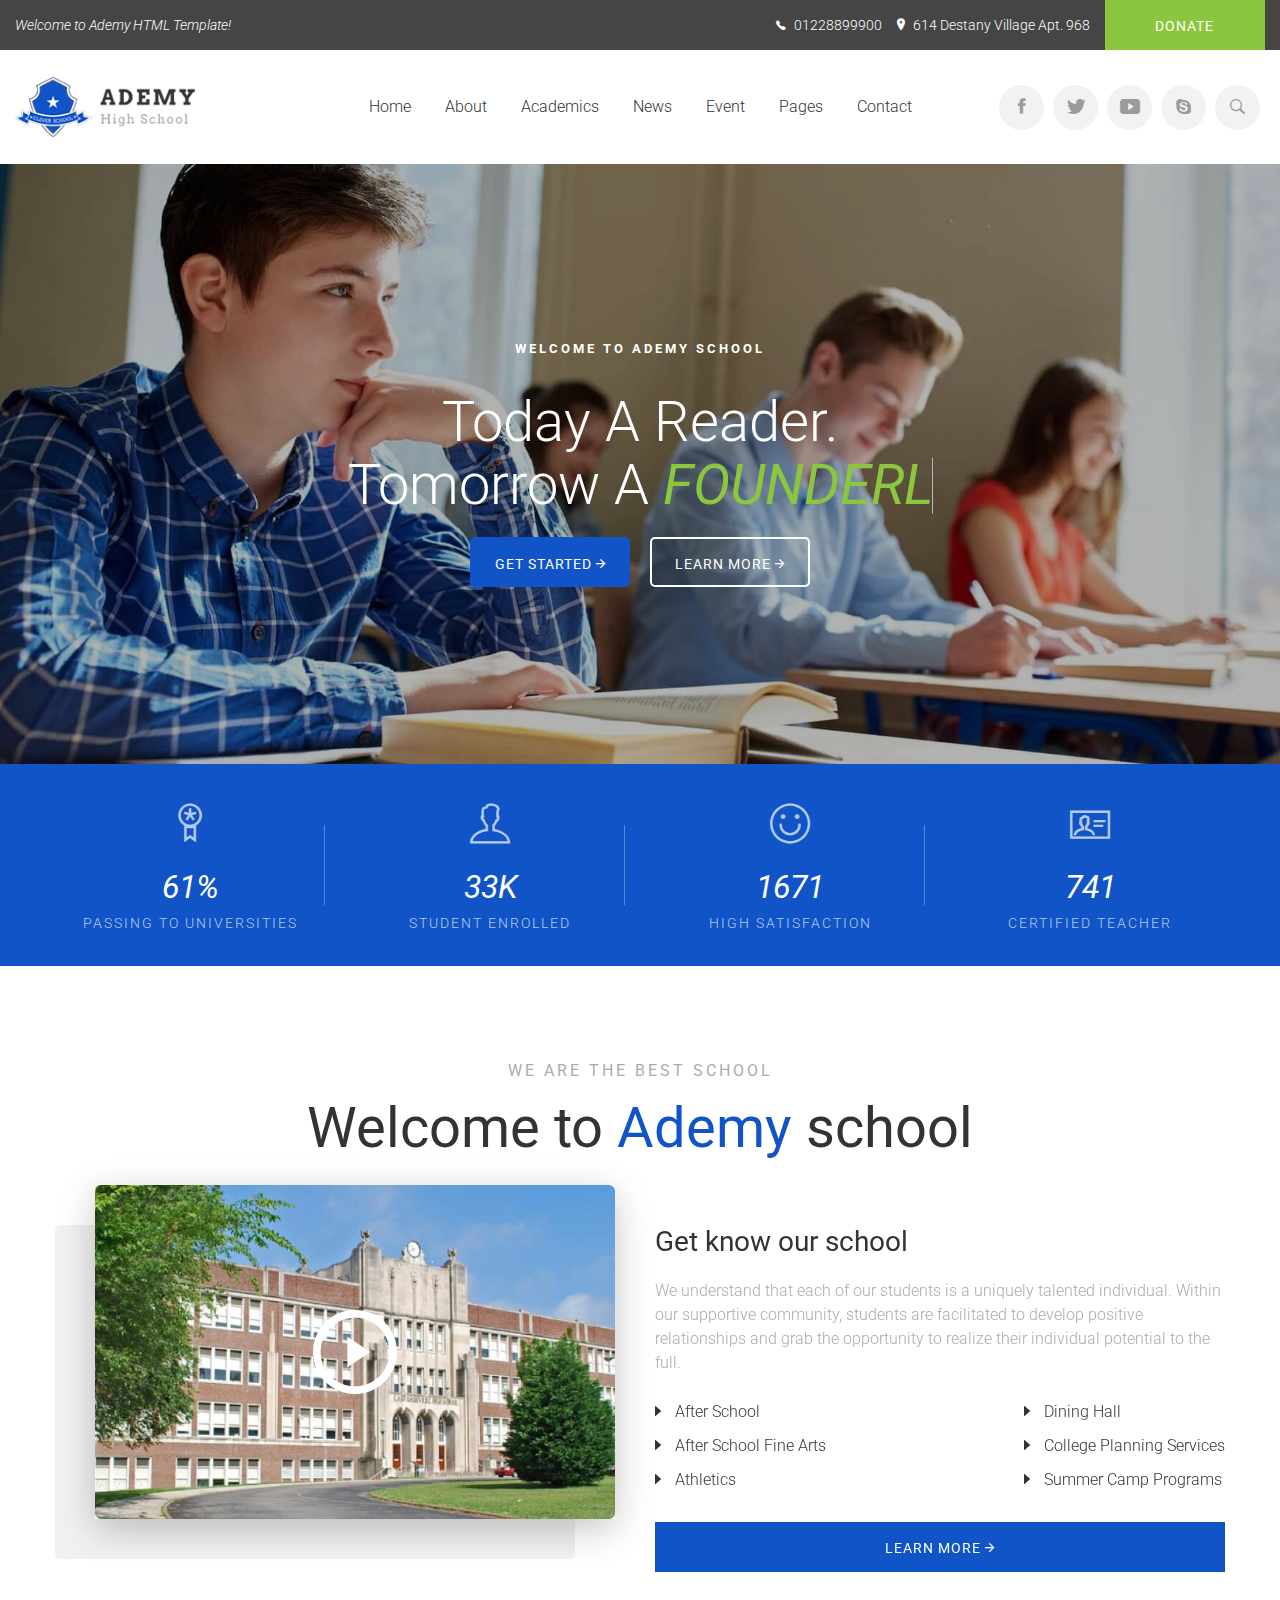
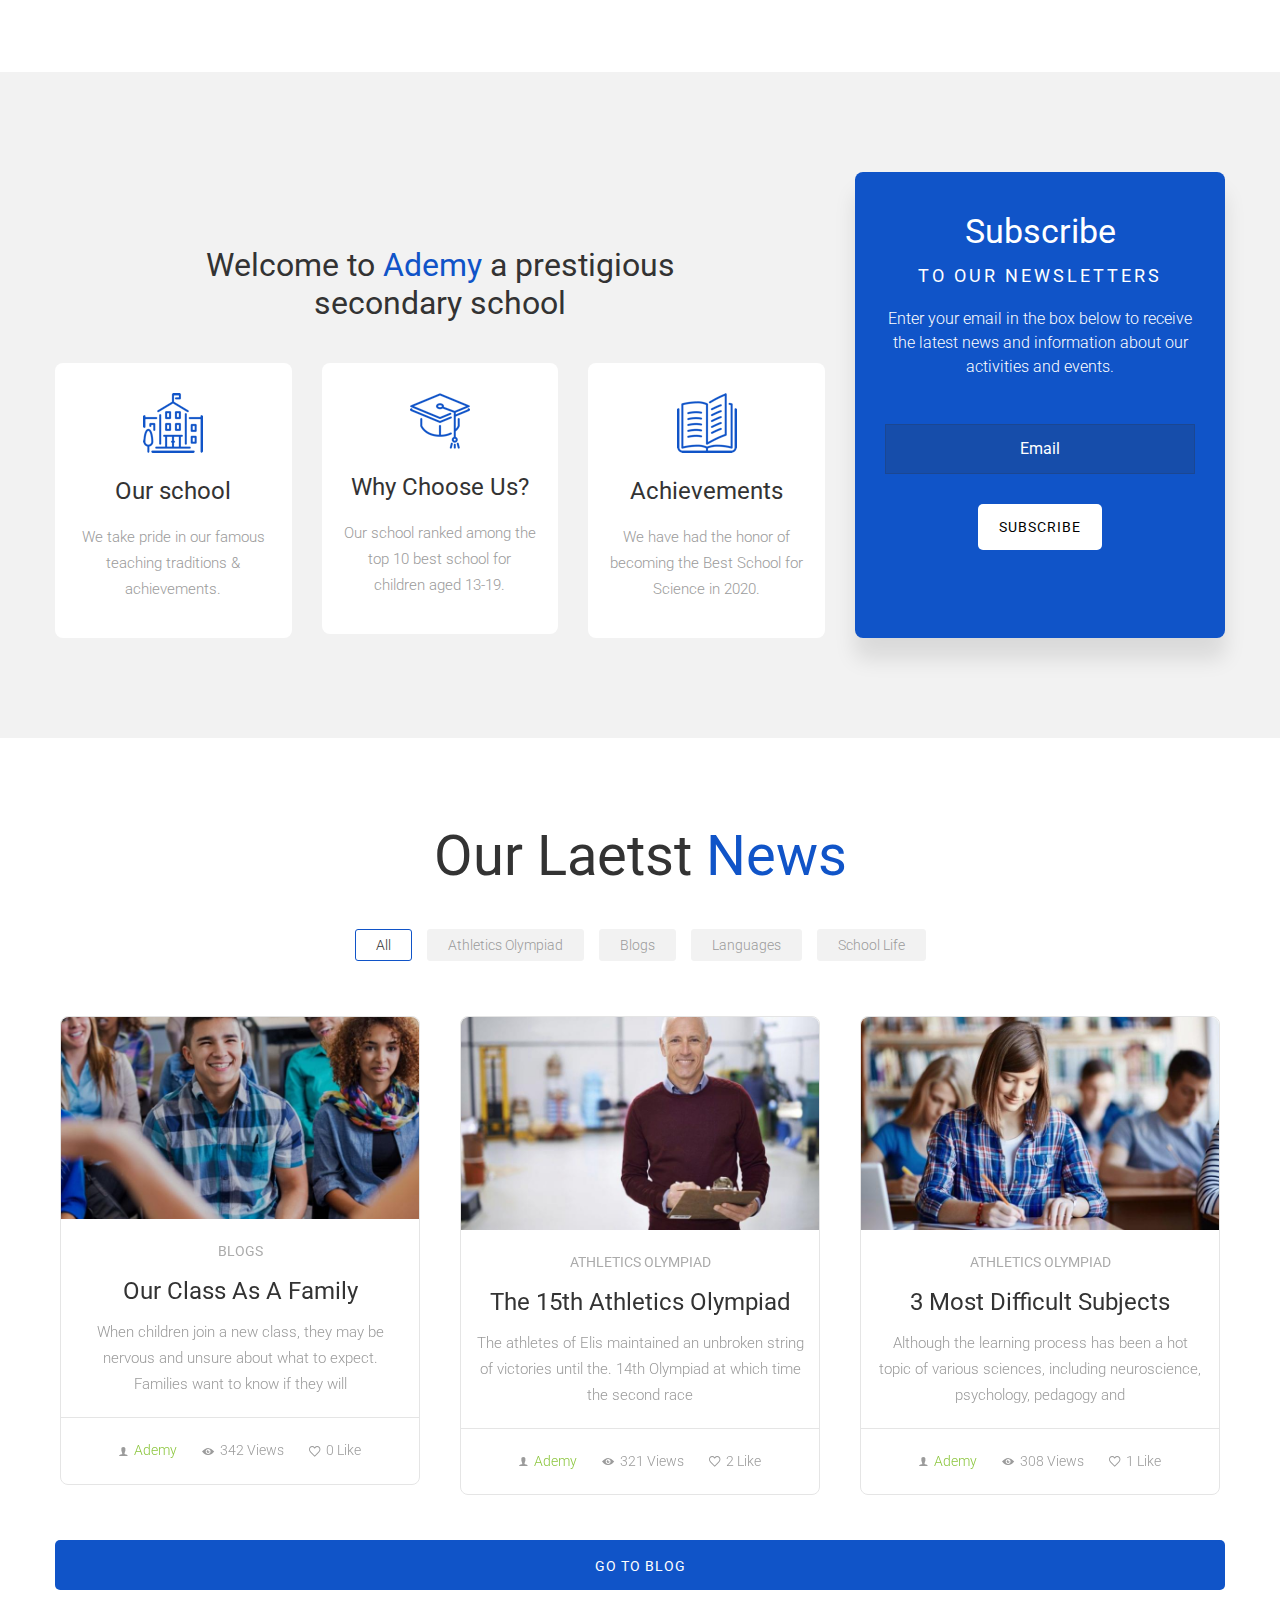
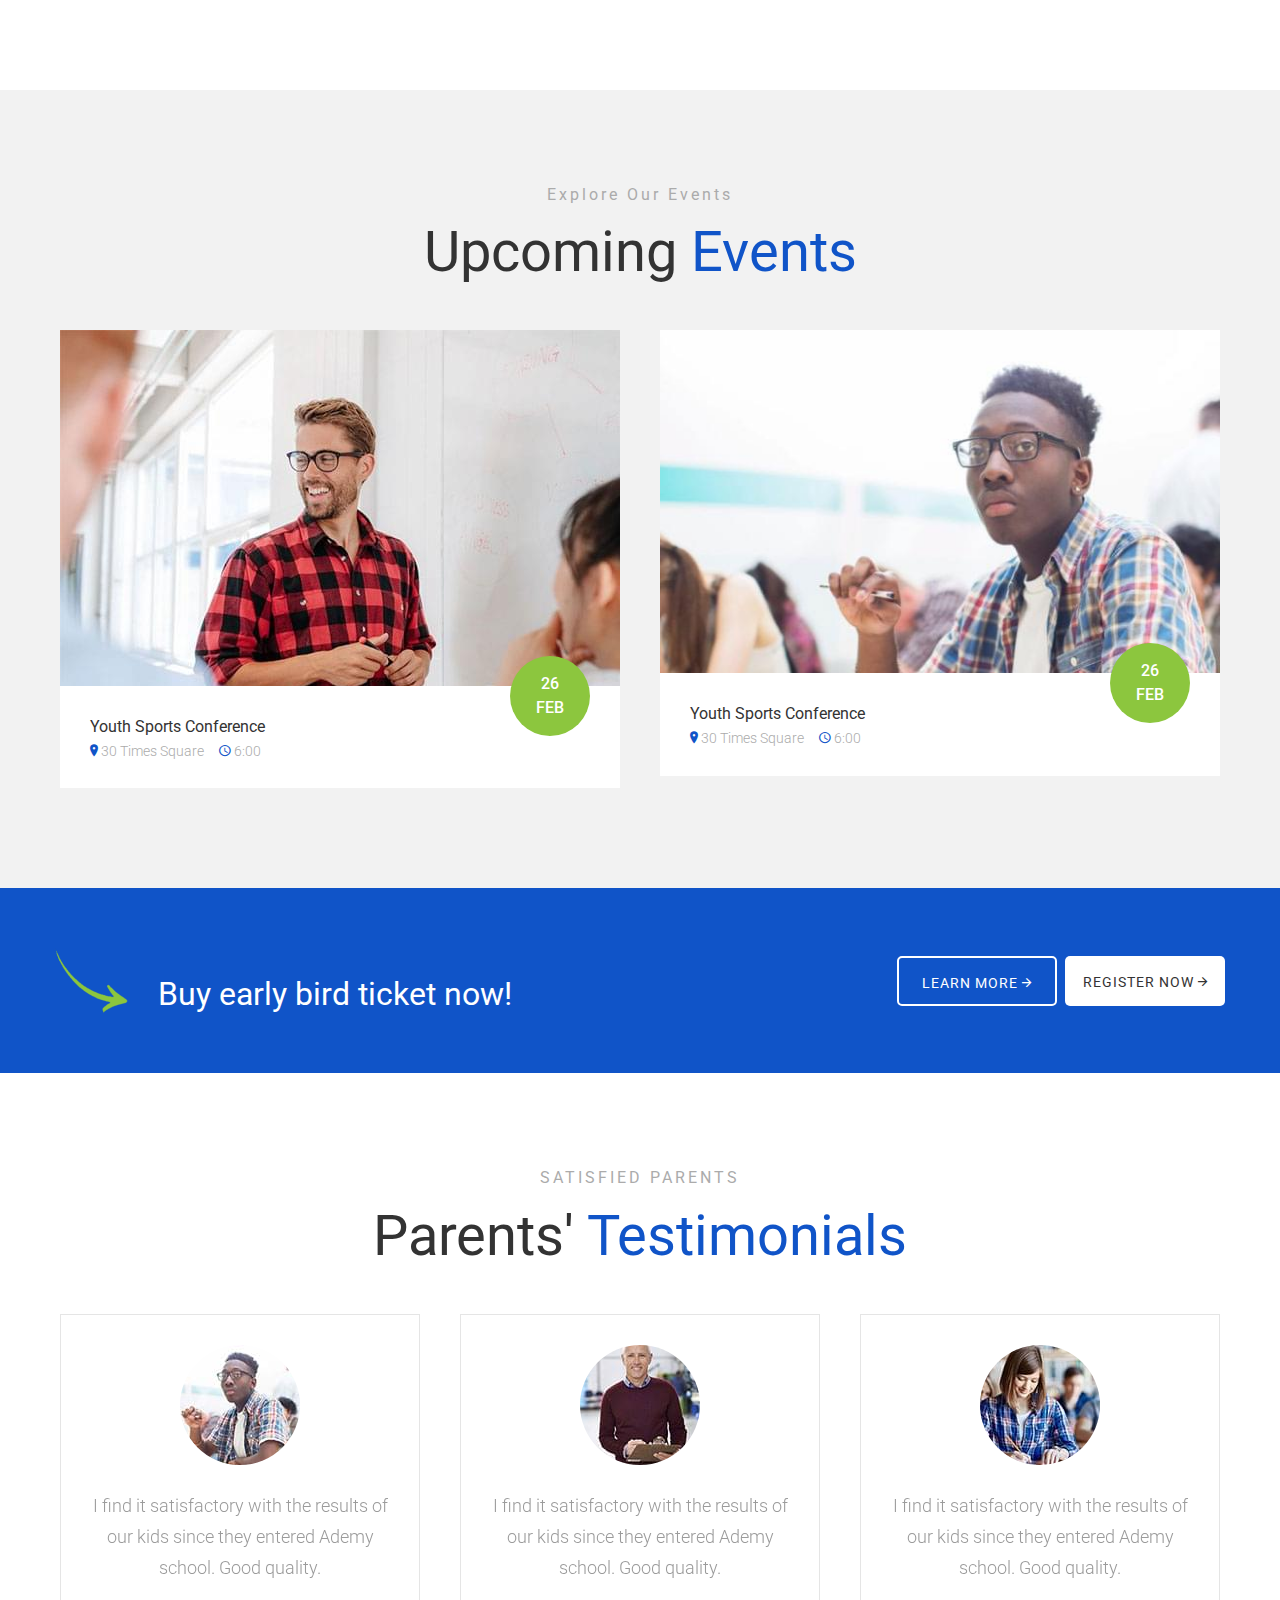
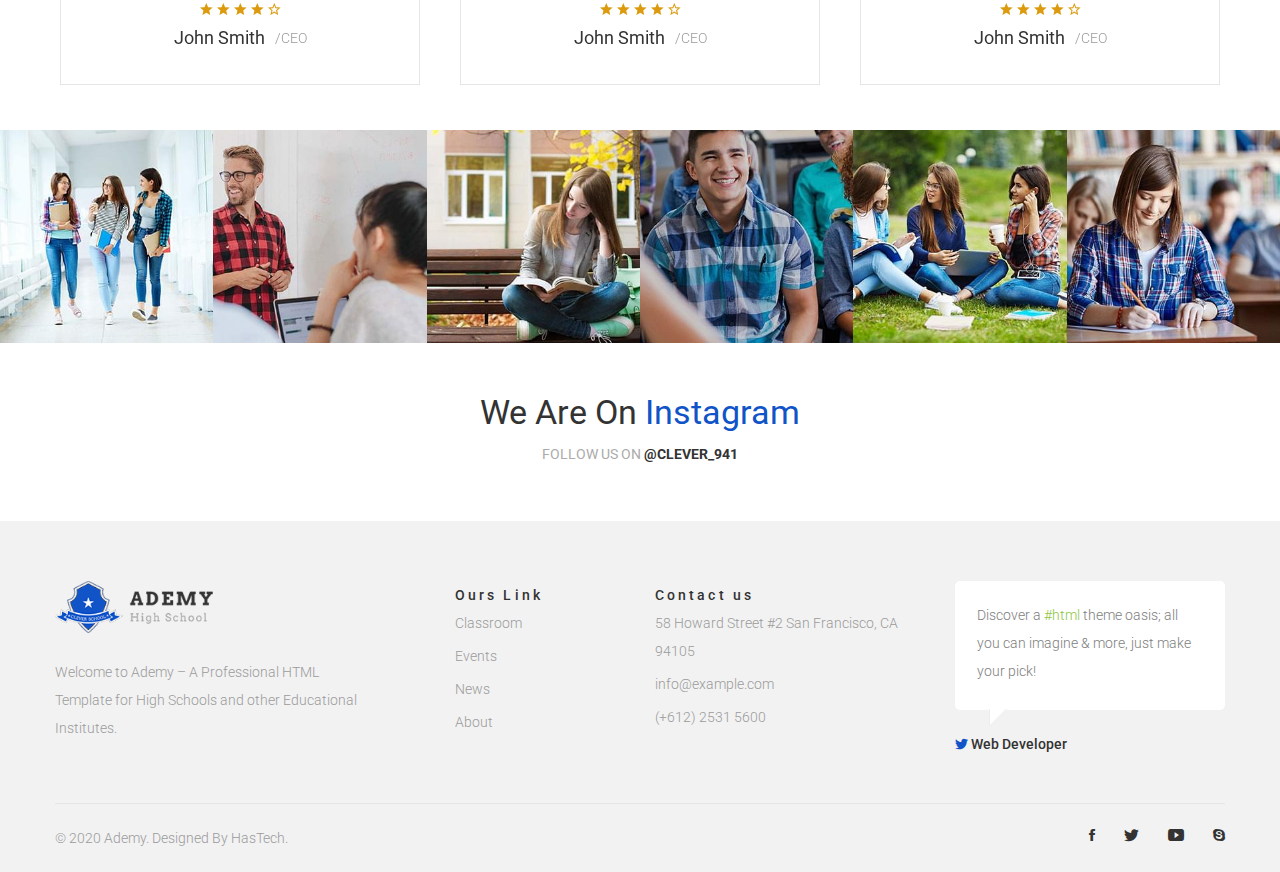
<file: 未修改/demo_1/index.html>
<!doctype html>
<html class="no-js" lang="en">

<head>
    <meta charset="utf-8">
    <meta http-equiv="x-ua-compatible" content="ie=edge">
    <title>Ademy - Education HTML Template</title>
    <meta name="robots" content="noindex, follow" />
    <meta name="description" content="">
    <meta name="viewport" content="width=device-width, initial-scale=1, shrink-to-fit=no">
    <!-- Favicon -->
    <link rel="shortcut icon" type="image/x-icon" href="assets/images/favicon.ico">

    <!-- CSS
	============================================ -->

    <!-- Bootstrap CSS -->
    <link rel="stylesheet" href="assets/css/vendor/bootstrap.min.css">
    <!-- Ionicons -->
    <link rel="stylesheet" href="assets/css/vendor/ion-fonts.css">
    <!-- Themify Icon -->
    <link rel="stylesheet" href="assets/css/vendor/themify-icons.css">
    <!-- Slick CSS -->
    <link rel="stylesheet" href="assets/css/plugins/slick.min.css">
    <!-- Animation -->
    <link rel="stylesheet" href="assets/css/plugins/animate.min.css">
    <!-- jQuery Ui -->
    <link rel="stylesheet" href="assets/css/plugins/jquery-ui.min.css">
    <!-- Nice Select -->
    <link rel="stylesheet" href="assets/css/plugins/nice-select.min.css">
    <!-- Animated Headlines -->
    <link rel="stylesheet" href="assets/css/plugins/animated-headlines.css">
    <!-- Magnific Popup -->
    <link rel="stylesheet" href="assets/css/plugins/magnific-popup.min.css">
    <!-- datetimepicker -->
    <link rel="stylesheet" href="assets/css/plugins/jquery.datetimepicker.min.css">

    <!-- Vendor & Plugins CSS (Please remove the comment from below vendor.min.css & plugins.min.css for better website load performance and remove css files from the above) -->

    <!-- <link rel="stylesheet" href="assets/css/vendor/vendor.min.css">
    <link rel="stylesheet" href="assets/css/plugins/plugins.min.css"> -->

    <!-- Main Style CSS (Please use minify version for better website load performance) -->
    <link rel="stylesheet" href="assets/css/style.css">
    <!-- <link rel="stylesheet" href="assets/css/style.min.css"> -->

</head>

<body class="template-color-1">

    <div class="main-wrapper">

        <!-- Begin Main Header Area -->
        <header class="main-header_area">
            <div class="header-top_area bg-charcoal_color d-none d-md-block">
                <div class="container-fluid">
                    <div class="row align-items-center">
                        <div class="col-lg-4">
                            <div class="ht-left">
                                <span class="ht-intro font-italic">Welcome to Ademy HTML Template!</span>
                            </div>
                        </div>
                        <div class="col-lg-8">
                            <div class="ht-right">
                                <ul>
                                    <li class="contuct-number">
                                        <i class="ion-ios-telephone mr-1"></i>
                                        <a href="tel://+01228899900">01228899900</a>
                                    </li>
                                    <li class="address">
                                        <i class="ion-ios-location mr-1"></i>
                                        <span>614 Destany Village Apt. 968</span>
                                    </li>
                                    <li class="donate">
                                        <a class="ademy-btn atlantis-color_btn" href="javascript:void(0)">Donate</a>
                                    </li>
                                </ul>
                            </div>
                        </div>
                    </div>
                </div>
            </div>
            <div class="main-header">
                <div class="container-fluid">
                    <div class="row">
                        <div class="col-lg-12">
                            <div class="main-header_nav row align-items-center">
                                <div class="col-xl-3 col-md-4 col-6">
                                    <div class="header-logo">
                                        <a href="index.html">
                                            <img class="img-full" src="assets/images/logo/1.png" alt="Header Logo">
                                        </a>
                                    </div>
                                </div>
                                <div class="col-lg-6 position-static d-none d-xl-block">
                                    <div class="main-menu_area d-none d-lg-block">
                                        <nav class="main-nav d-flex justify-content-center">
                                            <ul>
                                                <li><a href="index.html">Home</a>
                                                    <ul class="ademy-dropdown">
                                                        <li>
                                                            <a href="index-2.html">
                                                                <i class="ion-chevron-right"></i>
                                                                Home 02
                                                            </a>
                                                        </li>
                                                        <li>
                                                            <a href="index-3.html">
                                                                <i class="ion-chevron-right"></i>
                                                                Home 03
                                                            </a>
                                                        </li>
                                                    </ul>
                                                </li>
                                                <li><a href="about-us.html">About</a>
                                                    <ul class="ademy-dropdown">
                                                        <li>
                                                            <a href="about-us.html">
                                                                <i class="ion-chevron-right"></i>
                                                                About us
                                                            </a>
                                                        </li>
                                                        <li>
                                                            <a href="pricing-plans.html">
                                                                <i class="ion-chevron-right"></i>
                                                                Pricing Plans
                                                            </a>
                                                        </li>
                                                    </ul>
                                                </li>
                                                <li><a href="academics.html">Academics</a>
                                                    <ul class="ademy-dropdown">
                                                        <li>
                                                            <a href="our-classes.html">
                                                                <i class="ion-chevron-right"></i>
                                                                Our Classes
                                                            </a>
                                                        </li>
                                                        <li>
                                                            <a href="our-classes-list.html">
                                                                <i class="ion-chevron-right"></i>
                                                                Our Classes - List
                                                            </a>
                                                        </li>
                                                        <li>
                                                            <a href="single-class.html">
                                                                <i class="ion-chevron-right"></i>
                                                                Single Class
                                                            </a>
                                                        </li>
                                                    </ul>
                                                </li>
                                                <li><a href="news.html">News</a>
                                                    <ul class="ademy-dropdown">
                                                        <li>
                                                            <a href="news-list.html">
                                                                <i class="ion-chevron-right"></i>
                                                                News - List
                                                            </a>
                                                        </li>
                                                        <li>
                                                            <a href="single-post.html">
                                                                <i class="ion-chevron-right"></i>
                                                                Single Post
                                                            </a>
                                                        </li>
                                                    </ul>
                                                </li>
                                                <li><a href="event-page.html">Event</a>
                                                    <ul class="ademy-dropdown">
                                                        <li>
                                                            <a href="event-list.html">
                                                                <i class="ion-chevron-right"></i>
                                                                Event - List
                                                            </a>
                                                        </li>
                                                        <li>
                                                            <a href="single-event.html">
                                                                <i class="ion-chevron-right"></i>
                                                                Single Event
                                                            </a>
                                                        </li>
                                                    </ul>
                                                </li>
                                                <li><a href="javascript:void(0)">Pages</a>
                                                    <ul class="ademy-dropdown">
                                                        <li class="submenu-holder">
                                                            <a href="faculty-and-staff.html">
                                                                <i class="ion-chevron-right"></i>
                                                                Faculty and staff
                                                                <span class="submenu-indicate ion-chevron-right"></span>
                                                            </a>
                                                            <ul class="ademy-dropdown ademy-submenu">
                                                                <li>
                                                                    <a href="profile.html">
                                                                        <i class="ion-chevron-right"></i>
                                                                        Profile
                                                                    </a>
                                                                </li>
                                                            </ul>
                                                        </li>
                                                        <li>
                                                            <a href="faculty-and-staff-2.html">
                                                                <i class="ion-chevron-right"></i>
                                                                Faculty and staff 02
                                                            </a>
                                                        </li>
                                                        <li>
                                                            <a href="coming-soon.html">
                                                                <i class="ion-chevron-right"></i>
                                                                Coming Soon
                                                            </a>
                                                        </li>
                                                        <li>
                                                            <a href="error-404.html">
                                                                <i class="ion-chevron-right"></i>
                                                                404
                                                            </a>
                                                        </li>
                                                    </ul>
                                                </li>
                                                <li><a href="contact.html">Contact</a>
                                                </li>
                                            </ul>
                                        </nav>
                                    </div>
                                </div>
                                <div class="col-xl-3 col-md-8 d-none d-md-block">
                                    <div class="header-right_area with-radius">
                                        <ul class="social-link">
                                            <li class="facebook">
                                                <a href="https://www.facebook.com" data-toggle="tooltip" target="_blank" title="Facebook">
                                                    <i class="ion-social-facebook"></i>
                                                </a>
                                            </li>
                                            <li class="twitter">
                                                <a href="https://twitter.com" data-toggle="tooltip" target="_blank" title="Twitter">
                                                    <i class="ion-social-twitter"></i>
                                                </a>
                                            </li>
                                            <li class="youtube">
                                                <a href="https://www.youtube.com/" data-toggle="tooltip" target="_blank" title="Youtube">
                                                    <i class="ion-social-youtube"></i>
                                                </a>
                                            </li>
                                            <li class="skype">
                                                <a href="https://skype.com/" data-toggle="tooltip" target="_blank" title="Skype">
                                                    <i class="ion-social-skype"></i>
                                                </a>
                                            </li>
                                            <li class="search-bar d-none d-lg-inline-block">
                                                <a class="search-btn" href="#">
                                                    <i class="ion-ios-search-strong"></i>
                                                </a>
                                            </li>
                                            <li class="mobile-menu_wrap d-inline-block d-lg-none">
                                                <a href="#mobileMenu" class="mobile-menu_btn toolbar-btn">
                                                    <i class="ion-navicon-round"></i>
                                                </a>
                                            </li>
                                        </ul>
                                    </div>
                                    <div class="search-body">
                                        <div class="inner-body">
                                            <input class="input-field" type="text" placeholder="Keyword search...">
                                            <button class="inner-btn" value="Search" type="submit">
                                                <i class="ion-ios-search-strong"></i>
                                            </button>
                                        </div>
                                    </div>
                                </div>
                                <div class="col-6 d-block d-md-none">
                                    <div class="header-right_area with-radius justify-content-end">
                                        <ul>
                                            <li class="mobile-menu_wrap d-inline-block d-lg-none">
                                                <a href="#mobileMenu" class="mobile-menu_btn toolbar-btn">
                                                    <i class="ion-navicon-round"></i>
                                                </a>
                                            </li>
                                        </ul>
                                    </div>
                                </div>
                            </div>
                        </div>
                    </div>
                </div>
            </div>
            <div class="main-header header-sticky">
                <div class="container">
                    <div class="row">
                        <div class="col-lg-12">
                            <div class="main-header_nav row align-items-center">
                                <div class="col-xl-3 col-md-4 col-6">
                                    <div class="header-logo">
                                        <a href="index.html">
                                            <img class="img-full" src="assets/images/logo/1.png" alt="Header Logo">
                                        </a>
                                    </div>
                                </div>
                                <div class="col-lg-6 position-static d-none d-xl-block">
                                    <div class="main-menu_area d-none d-lg-block">
                                        <nav class="main-nav d-flex justify-content-center">
                                            <ul>
                                                <li><a href="index.html">Home</a>
                                                    <ul class="ademy-dropdown">
                                                        <li>
                                                            <a href="index-2.html">
                                                                <i class="ion-chevron-right"></i>
                                                                Home 02
                                                            </a>
                                                        </li>
                                                        <li>
                                                            <a href="index-3.html">
                                                                <i class="ion-chevron-right"></i>
                                                                Home 03
                                                            </a>
                                                        </li>
                                                    </ul>
                                                </li>
                                                <li><a href="about-us.html">About</a>
                                                    <ul class="ademy-dropdown">
                                                        <li>
                                                            <a href="about-us.html">
                                                                <i class="ion-chevron-right"></i>
                                                                About us
                                                            </a>
                                                        </li>
                                                        <li>
                                                            <a href="pricing-plans.html">
                                                                <i class="ion-chevron-right"></i>
                                                                Pricing Plans
                                                            </a>
                                                        </li>
                                                    </ul>
                                                </li>
                                                <li><a href="academics.html">Academics</a>
                                                    <ul class="ademy-dropdown">
                                                        <li>
                                                            <a href="our-classes.html">
                                                                <i class="ion-chevron-right"></i>
                                                                Our Classes
                                                            </a>
                                                        </li>
                                                        <li>
                                                            <a href="our-classes-list.html">
                                                                <i class="ion-chevron-right"></i>
                                                                Our Classes - List
                                                            </a>
                                                        </li>
                                                        <li>
                                                            <a href="single-class.html">
                                                                <i class="ion-chevron-right"></i>
                                                                Single Class
                                                            </a>
                                                        </li>
                                                    </ul>
                                                </li>
                                                <li><a href="news.html">News</a>
                                                    <ul class="ademy-dropdown">
                                                        <li>
                                                            <a href="news-list.html">
                                                                <i class="ion-chevron-right"></i>
                                                                News - List
                                                            </a>
                                                        </li>
                                                        <li>
                                                            <a href="single-post.html">
                                                                <i class="ion-chevron-right"></i>
                                                                Single Post
                                                            </a>
                                                        </li>
                                                    </ul>
                                                </li>
                                                <li><a href="event-page.html">Event</a>
                                                    <ul class="ademy-dropdown">
                                                        <li>
                                                            <a href="event-list.html">
                                                                <i class="ion-chevron-right"></i>
                                                                Event - List
                                                            </a>
                                                        </li>
                                                        <li>
                                                            <a href="single-event.html">
                                                                <i class="ion-chevron-right"></i>
                                                                Single Event
                                                            </a>
                                                        </li>
                                                    </ul>
                                                </li>
                                                <li><a href="javascript:void(0)">Pages</a>
                                                    <ul class="ademy-dropdown">
                                                        <li class="submenu-holder">
                                                            <a href="faculty-and-staff.html">
                                                                <i class="ion-chevron-right"></i>
                                                                Faculty and staff
                                                                <span class="submenu-indicate ion-chevron-right"></span>
                                                            </a>
                                                            <ul class="ademy-dropdown ademy-submenu">
                                                                <li>
                                                                    <a href="profile.html">
                                                                        <i class="ion-chevron-right"></i>
                                                                        Profile
                                                                    </a>
                                                                </li>
                                                            </ul>
                                                        </li>
                                                        <li>
                                                            <a href="faculty-and-staff-2.html">
                                                                <i class="ion-chevron-right"></i>
                                                                Faculty and staff 02
                                                            </a>
                                                        </li>
                                                        <li>
                                                            <a href="coming-soon.html">
                                                                <i class="ion-chevron-right"></i>
                                                                Coming Soon
                                                            </a>
                                                        </li>
                                                        <li>
                                                            <a href="error-404.html">
                                                                <i class="ion-chevron-right"></i>
                                                                404
                                                            </a>
                                                        </li>
                                                    </ul>
                                                </li>
                                                <li><a href="contact.html">Contact</a>
                                                </li>
                                            </ul>
                                        </nav>
                                    </div>
                                </div>
                                <div class="col-xl-3 col-md-8 d-none d-md-block">
                                    <div class="header-right_area with-radius">
                                        <ul class="social-link">
                                            <li class="facebook">
                                                <a href="https://www.facebook.com" data-toggle="tooltip" target="_blank" title="Facebook">
                                                    <i class="ion-social-facebook"></i>
                                                </a>
                                            </li>
                                            <li class="twitter">
                                                <a href="https://twitter.com" data-toggle="tooltip" target="_blank" title="Twitter">
                                                    <i class="ion-social-twitter"></i>
                                                </a>
                                            </li>
                                            <li class="youtube">
                                                <a href="https://www.youtube.com/" data-toggle="tooltip" target="_blank" title="Youtube">
                                                    <i class="ion-social-youtube"></i>
                                                </a>
                                            </li>
                                            <li class="skype">
                                                <a href="https://skype.com/" data-toggle="tooltip" target="_blank" title="Skype">
                                                    <i class="ion-social-skype"></i>
                                                </a>
                                            </li>
                                            <li class="search-bar d-none d-lg-inline-block">
                                                <a class="search-btn" href="#">
                                                    <i class="ion-ios-search-strong"></i>
                                                </a>
                                            </li>
                                            <li class="mobile-menu_wrap d-inline-block d-lg-none">
                                                <a href="#mobileMenu" class="mobile-menu_btn toolbar-btn">
                                                    <i class="ion-navicon-round"></i>
                                                </a>
                                            </li>
                                        </ul>
                                    </div>
                                    <div class="search-body">
                                        <div class="inner-body">
                                            <input class="input-field" type="text" placeholder="Keyword search...">
                                            <button class="inner-btn" value="Search" type="submit">
                                                <i class="ion-ios-search-strong"></i>
                                            </button>
                                        </div>
                                    </div>
                                </div>
                                <div class="col-6 d-block d-md-none">
                                    <div class="header-right_area with-radius justify-content-end">
                                        <ul>
                                            <li class="mobile-menu_wrap d-inline-block d-lg-none">
                                                <a href="#mobileMenu" class="mobile-menu_btn toolbar-btn">
                                                    <i class="ion-navicon-round"></i>
                                                </a>
                                            </li>
                                        </ul>
                                    </div>
                                </div>
                            </div>
                        </div>
                    </div>
                </div>
            </div>
            <div class="mobile-menu_wrapper" id="mobileMenu">
                <div class="offcanvas-menu-inner">
                    <div class="offcanvas-inner_search">
                        <form action="#" class="hm-searchbox">
                            <input type="text" placeholder="Search for item...">
                            <button class="search_btn" type="submit"><i class="ion-ios-search-strong"></i></button>
                        </form>
                    </div>
                    <a href="#" class="btn-close"><i class="ion-close-round"></i></a>
                    <div class="offcanvas-navigation_wrap">
                        <nav class="offcanvas-navigation">
                            <ul class="mobile-menu">
                                <li class="menu-item-has-children active"><a href="#"><span
                                        class="mm-text">Home <i class="ion-ios-arrow-down"></i></span></a>
                                    <ul class="sub-menu">
                                        <li>
                                            <a href="index.html">
                                                <span class="mm-text">Home 01</span>
                                            </a>
                                        </li>
                                        <li>
                                            <a href="index-2.html">
                                                <span class="mm-text">Home 02</span>
                                            </a>
                                        </li>
                                        <li>
                                            <a href="index-3.html">
                                                <span class="mm-text">Home 03</span>
                                            </a>
                                        </li>
                                    </ul>
                                </li>
                                <li class="menu-item-has-children">
                                    <a href="#">
                                        <span class="mm-text">About <i class="ion-ios-arrow-down"></i></span>
                                    </a>
                                    <ul class="sub-menu">
                                        <li>
                                            <a href="about-us.html">
                                                <span class="mm-text">About Us</span>
                                            </a>
                                        </li>
                                        <li>
                                            <a href="pricing-plans.html">
                                                <span class="mm-text">Pricing Plans</span>
                                            </a>
                                        </li>
                                    </ul>
                                </li>
                                <li class="menu-item-has-children">
                                    <a href="#">
                                        <span class="mm-text">Academics <i class="ion-ios-arrow-down"></i></span>
                                    </a>
                                    <ul class="sub-menu">
                                        <li>
                                            <a href="academics.html">
                                                <span class="mm-text">Academics Default</span>
                                            </a>
                                        </li>
                                        <li>
                                            <a href="our-classes.html">
                                                <span class="mm-text">Our Classes</span>
                                            </a>
                                        </li>
                                        <li>
                                            <a href="our-classes-list.html">
                                                <span class="mm-text">Our Classes List</span>
                                            </a>
                                        </li>
                                        <li>
                                            <a href="single-class.html">
                                                <span class="mm-text">Single Class</span>
                                            </a>
                                        </li>
                                    </ul>
                                </li>
                                <li class="menu-item-has-children">
                                    <a href="#">
                                        <span class="mm-text">News <i class="ion-ios-arrow-down"></i></span>
                                    </a>
                                    <ul class="sub-menu">
                                        <li>
                                            <a href="news.html">
                                                <span class="mm-text">News Default</span>
                                            </a>
                                        </li>
                                        <li>
                                            <a href="news-list.html">
                                                <span class="mm-text">News List</span>
                                            </a>
                                        </li>
                                        <li>
                                            <a href="single-post.html">
                                                <span class="mm-text">Single Post</span>
                                            </a>
                                        </li>
                                    </ul>
                                </li>
                                <li class="menu-item-has-children">
                                    <a href="#">
                                        <span class="mm-text">Event <i class="ion-ios-arrow-down"></i></span>
                                    </a>
                                    <ul class="sub-menu">
                                        <li>
                                            <a href="event-page.html">
                                                <span class="mm-text">Event Page</span>
                                            </a>
                                        </li>
                                        <li>
                                            <a href="event-list.html">
                                                <span class="mm-text">Event List</span>
                                            </a>
                                        </li>
                                        <li>
                                            <a href="single-event.html">
                                                <span class="mm-text">Single Event</span>
                                            </a>
                                        </li>
                                    </ul>
                                </li>
                                <li class="menu-item-has-children">
                                    <a href="#">
                                        <span class="mm-text">Pages <i class="ion-ios-arrow-down"></i></span>
                                    </a>
                                    <ul class="sub-menu">
                                        <li>
                                            <a href="faculty-and-staff.html">
                                                <span class="mm-text">Faculty and Staff</span>
                                            </a>
                                        </li>
                                        <li>
                                            <a href="faculty-and-staff-2.html">
                                                <span class="mm-text">Faculty and Staff 02</span>
                                            </a>
                                        </li>
                                        <li>
                                            <a href="profile.html">
                                                <span class="mm-text">Profile</span>
                                            </a>
                                        </li>
                                        <li>
                                            <a href="coming-soon.html">
                                                <span class="mm-text">Coming Soon</span>
                                            </a>
                                        </li>
                                        <li>
                                            <a href="error-404.html">
                                                <span class="mm-text">Error 404</span>
                                            </a>
                                        </li>
                                    </ul>
                                </li>
                                <li>
                                    <a href="contact.html">
                                        <span class="mm-text">Contact</span>
                                    </a>
                                </li>
                            </ul>
                        </nav>
                        <nav class="offcanvas-navigation-2">
                            <div class="ht-right inner-header_info">
                                <ul>
                                    <li class="contuct-number">
                                        <i class="ion-ios-telephone mr-1"></i>
                                        <a href="tel://+01228899900">01228899900</a>
                                    </li>
                                    <li class="address">
                                        <i class="ion-ios-location mr-1"></i>
                                        <span>614 Destany Village Apt. 968</span>
                                    </li>
                                    <li class="donate">
                                        <a class="ademy-btn atlantis-color_btn" href="javascript:void(0)">Donate</a>
                                    </li>
                                </ul>
                            </div>
                            <div class="header-right_area inner-social_link justify-content-start">
                                <ul class="social-link">
                                    <li class="facebook">
                                        <a href="https://www.facebook.com" data-toggle="tooltip" target="_blank" title="Facebook">
                                            <i class="ion-social-facebook"></i>
                                        </a>
                                    </li>
                                    <li class="twitter">
                                        <a href="https://twitter.com" data-toggle="tooltip" target="_blank" title="Twitter">
                                            <i class="ion-social-twitter"></i>
                                        </a>
                                    </li>
                                    <li class="youtube">
                                        <a href="https://www.youtube.com/" data-toggle="tooltip" target="_blank" title="Youtube">
                                            <i class="ion-social-youtube"></i>
                                        </a>
                                    </li>
                                    <li class="skype">
                                        <a href="https://skype.com/" data-toggle="tooltip" target="_blank" title="Skype">
                                            <i class="ion-social-skype"></i>
                                        </a>
                                    </li>
                                </ul>
                            </div>
                        </nav>
                    </div>
                </div>
            </div>
            <div class="global-overlay"></div>
        </header>
        <!-- Main Header Area End Here -->

        <!-- Begin Slider Area -->
        <div class="slider-area">

            <div class="ademy-element-carousel home-slider arrow-style" data-slick-options='{
            "slidesToShow": 1,
            "slidesToScroll": 1,
            "infinite": true,
            "arrows": true,
            "dots": false,
            "autoplay" : true,
            "fade" : true,
            "autoplaySpeed" : 7000,
            "pauseOnHover" : false,
            "pauseOnFocus" : false
            }' data-slick-responsive='[
            {"breakpoint":768, "settings": {
            "slidesToShow": 1
            }},
            {"breakpoint":575, "settings": {
            "slidesToShow": 1
            }}
        ]'>

                <div class="slide-item bg-1 animation-style-01">
                    <div class="slide-content">
                        <span class="intro">Welcome to ademy school</span>
                        <h1 class="heading cd-headline letters type mb-0">Today a reader.
                            <br> tomorrow a
                            <span class="cd-words-wrapper waiting">
                            <b class="is-visible">founderl</b>
                            <b>ceo</b>
                            <b>leader</b>
                        </span>
                        </h1>
                        <div class="button-wrap position-center">
                            <a class="ademy-btn btn-transparent white-border with-border_radius active" href="#welcome">Get started
                                <i class="ion-android-arrow-forward"></i>
                            </a>
                            <a class="ademy-btn btn-transparent white-border with-border_radius" href="#latestnews">Learn more
                                <i class="ion-android-arrow-forward"></i>
                            </a>
                        </div>
                    </div>
                </div>
                <div class="slide-item bg-2 animation-style-01">
                    <div class="slide-content">
                        <span class="intro">Welcome to ademy school</span>
                        <h1 class="heading cd-headline letters type mb-0">Today a reader.
                            <br> tomorrow a
                            <span class="cd-words-wrapper waiting">
                            <b class="is-visible">founderl</b>
                            <b>ceo</b>
                            <b>leader</b>
                        </span>
                        </h1>
                        <div class="button-wrap position-center">
                            <a class="ademy-btn btn-transparent white-border with-border_radius active" href="#welcome">Get started
                                <i class="zmdi zmdi-arrow-forward"></i>
                            </a>
                            <a class="ademy-btn btn-transparent white-border with-border_radius" href="#latestnews">Learn more
                                <i class="zmdi zmdi-arrow-forward"></i>
                            </a>
                        </div>
                    </div>
                </div>

            </div>

        </div>
        <!-- Slider Area End Here -->

        <!-- Begin Counter Area -->
        <div class="counter-area bg-denim_color">
            <div class="container">
                <div class="row">
                    <div class="col-lg-3 col-sm-6">
                        <div class="counter-item h-100 d-flex flex-column justify-content-center">
                            <div class="counter-icon">
                                <i class="ti-medall"></i>
                            </div>
                            <div class="count-wrap d-flex justify-content-center align-items-center">
                                <h2 class="count font-italic mb-0">90</h2>
                                <h2 class="number-suffix font-italic mb-0">%</h2>
                            </div>
                            <span class="title">Passing to universities</span>
                        </div>
                    </div>
                    <div class="col-lg-3 col-sm-6">
                        <div class="counter-item h-100 d-flex flex-column justify-content-center">
                            <div class="counter-icon">
                                <i class="ti-user"></i>
                            </div>
                            <div class="count-wrap d-flex justify-content-center align-items-center">
                                <h2 class="count font-italic mb-0">49</h2>
                                <h2 class="number-suffix font-italic mb-0">K</h2>
                            </div>
                            <span class="title">Student enrolled</span>
                        </div>
                    </div>
                    <div class="col-lg-3 col-sm-6">
                        <div class="counter-item">
                            <div class="counter-icon">
                                <i class="ti-face-smile"></i>
                            </div>
                            <h2 class="count font-italic mb-0">2458</h2>
                            <span class="title">High satisfaction</span>
                        </div>
                    </div>
                    <div class="col-lg-3 col-sm-6">
                        <div class="counter-item">
                            <div class="counter-icon">
                                <i class="ti-id-badge"></i>
                            </div>
                            <h2 class="count font-italic mb-0">1090</h2>
                            <span class="title">CertIfied teacher</span>
                        </div>
                    </div>
                </div>
            </div>
        </div>
        <!-- Counter Area End Here -->

        <!-- Begin Introduction Area -->
        <div id="welcome" class="introduction-area">
            <div class="container">
                <div class="section-title pb-5">
                    <h6 class="heading mb-0">We are the best school</h6>
                    <h2 class="sub-heading mb-0">Welcome to <span>Ademy</span> school</h2>
                </div>
                <div class="row">
                    <div class="col-lg-6">
                        <div class="introduction-img_area">
                            <div class="inner-img">
                                <img class="img-full" src="assets/images/introduction/1.jpg" alt="Introduction Image">
                                <div class="popup-btn">
                                    <a class="popup-vimeo" href="https://player.vimeo.com/video/172601404?autoplay=1">
                                        <img src="assets/images/banner/video-play-btn.png" alt="Play Button">
                                    </a>
                                </div>
                            </div>
                        </div>
                    </div>
                    <div class="col-lg-6">
                        <div class="ademy-element-carousel introduction-slider" data-slick-options='{
                        "slidesToShow": 1,
                        "slidesToScroll": 1,
                        "infinite": true,
                        "arrows": false,
                        "dots": false,
                        "autoplay" : false,
                        "fade" : false,
                        "autoplaySpeed" : 7000,
                        "pauseOnHover" : false,
                        "pauseOnFocus" : false
                        }' data-slick-responsive='[
                        {"breakpoint":768, "settings": {
                        "slidesToShow": 1
                        }},
                        {"breakpoint":575, "settings": {
                        "slidesToShow": 1
                        }}
                    ]'>

                            <div class="intro-item">
                                <div class="intro-content">
                                    <h3 class="heading mb-0">Get know our school</h3>
                                    <p class="short-desc mb-0">We understand that each of our students is a uniquely talented individual. Within our supportive community, students are facilitated to develop positive relationships and grab the opportunity to realize their individual potential to the full.</p>
                                    <div class="list-item_wrap">
                                        <ul class="list-item">
                                            <li>
                                                <a href="javascript:void(0)">
                                                    <i class="ion-arrow-right-b"></i>
                                                    After School
                                                </a>
                                            </li>
                                            <li>
                                                <a href="javascript:void(0)">
                                                    <i class="ion-arrow-right-b"></i>
                                                    After School Fine Arts
                                                </a>
                                            </li>
                                            <li>
                                                <a href="javascript:void(0)">
                                                    <i class="ion-arrow-right-b"></i>
                                                    Athletics
                                                </a>
                                            </li>
                                        </ul>
                                        <ul class="list-item">
                                            <li>
                                                <a href="javascript:void(0)">
                                                    <i class="ion-arrow-right-b"></i>
                                                    Dining Hall
                                                </a>
                                            </li>
                                            <li>
                                                <a href="javascript:void(0)">
                                                    <i class="ion-arrow-right-b"></i>
                                                    College Planning Services
                                                </a>
                                            </li>
                                            <li>
                                                <a href="javascript:void(0)">
                                                    <i class="ion-arrow-right-b"></i>
                                                    Summer Camp Programs
                                                </a>
                                            </li>
                                        </ul>
                                    </div>
                                    <div class="intro-btn_wrap">
                                        <a class="ademy-btn denim-color_btn fullwidth-btn" href="javascript:void(0)">
                                            Learn more
                                            <i class="ion-android-arrow-forward"></i>
                                        </a>
                                    </div>
                                </div>
                            </div>
                            <div class="intro-item">
                                <div class="intro-content">
                                    <h3 class="heading mb-0">Get know our school</h3>
                                    <p class="short-desc mb-0">We understand that each of our students is a uniquely talented individual. Within our supportive community, students are facilitated to develop positive relationships and grab the opportunity to realize their individual potential to the full.</p>
                                    <div class="list-item_wrap">
                                        <ul class="list-item">
                                            <li>
                                                <a href="javascript:void(0)">
                                                    <i class="ion-arrow-right-b"></i>
                                                    After School
                                                </a>
                                            </li>
                                            <li>
                                                <a href="javascript:void(0)">
                                                    <i class="ion-arrow-right-b"></i>
                                                    After School Fine Arts
                                                </a>
                                            </li>
                                            <li>
                                                <a href="javascript:void(0)">
                                                    <i class="ion-arrow-right-b"></i>
                                                    Athletics
                                                </a>
                                            </li>
                                        </ul>
                                        <ul class="list-item">
                                            <li>
                                                <a href="javascript:void(0)">
                                                    <i class="ion-arrow-right-b"></i>
                                                    Dining Hall
                                                </a>
                                            </li>
                                            <li>
                                                <a href="javascript:void(0)">
                                                    <i class="ion-arrow-right-b"></i>
                                                    College Planning Services
                                                </a>
                                            </li>
                                            <li>
                                                <a href="javascript:void(0)">
                                                    <i class="ion-arrow-right-b"></i>
                                                    Summer Camp Programs
                                                </a>
                                            </li>
                                        </ul>
                                    </div>
                                    <div class="intro-btn_wrap">
                                        <a class="ademy-btn denim-color_btn fullwidth-btn" href="javascript:void(0)">
                                            Learn more
                                            <i class="ion-android-arrow-forward"></i>
                                        </a>
                                    </div>
                                </div>
                            </div>

                        </div>
                    </div>
                </div>
            </div>
        </div>
        <!-- Introduction Area End Here -->

        <!-- Begin Introduction With Newsletter Area -->
        <div class="intro-with_newsletter bg-smoke_color">
            <div class="container">
                <div class="row align-items-end">
                    <div class="col-lg-8">
                        <div class="introduction-area-2">
                            <h2 class="heading mb-0">Welcome to
                                <span>Ademy</span>
                                a prestigious secondary school
                            </h2>
                            <div class="row intro-item_wrap">
                                <div class="col-lg-4">
                                    <div class="intro-item bg-white_color">
                                        <div class="intro-img">
                                            <img src="assets/images/introduction/small-size/university.png" alt="Introduction Image">
                                        </div>
                                        <h2 class="title mb-0">Our school</h2>
                                        <p class="short-desc mb-0">We take pride in our famous teaching traditions & achievements.</p>
                                    </div>
                                </div>
                                <div class="col-lg-4">
                                    <div class="intro-item bg-white_color">
                                        <div class="intro-img">
                                            <img src="assets/images/introduction/small-size/mortarboard.png" alt="Introduction Image">
                                        </div>
                                        <h2 class="title mb-0"> Why Choose Us?</h2>
                                        <p class="short-desc mb-0">Our school ranked among the top 10 best school for children aged 13-19.</p>
                                    </div>
                                </div>
                                <div class="col-lg-4">
                                    <div class="intro-item bg-white_color">
                                        <div class="intro-img">
                                            <img src="assets/images/introduction/small-size/open-book.png" alt="Introduction Image">
                                        </div>
                                        <h2 class="title mb-0">Achievements</h2>
                                        <p class="short-desc mb-0">We have had the honor of becoming the Best School for Science in 2020.</p>
                                    </div>
                                </div>
                            </div>
                        </div>
                    </div>
                    <div class="col-lg-4">
                        <div class="newsletter-area">
                            <h2 class="heading mb-0">Subscribe</h2>
                            <h3 class="sub-heading mb-0">To our newsletters</h3>
                            <p class="short-desc mb-0">Enter your email in the box below to receive the latest news and information about our activities and events.</p>
                            <div class="newsletter-form_wrap">
                                <form action="http://devitems.us11.list-manage.com/subscribe/post?u=6bbb9b6f5827bd842d9640c82&amp;id=05d85f18ef" method="post" id="mc-embedded-subscribe-form" name="mc-embedded-subscribe-form" class="newsletters-form validate" target="_blank" novalidate>
                                    <div id="mc_embed_signup_scroll">
                                        <div id="mc-form" class="mc-form subscribe-form">
                                            <input id="mc-email" class="newsletter-input" type="email" autocomplete="off" placeholder="Email" />
                                            <button class="newsletter-btn text-uppercase" id="mc-submit">Subscribe</button>
                                        </div>
                                    </div>
                                </form>
                            </div>
                        </div>
                    </div>
                </div>
            </div>
        </div>
        <!-- Introduction With Newsletter Area End Here -->

        <!-- Begin Latest News Area -->
        <div id="latestnews" class="latest-news_area">
            <div class="container">
                <div class="section-title pb-4">
                    <h2 class="sub-heading text-capitalize mb-0">Our laetst <span>news</span></h2>
                </div>
                <div class="row">
                    <div class="col-lg-12">
                        <div class="row">
                            <div class="col-lg-12">
                                <div class="tab-section_area">
                                    <div class="latest-news_tab">
                                        <ul class="nav latest-news_menu">
                                            <li><a class="active" data-toggle="tab" href="#all">All</a></li>
                                            <li><a data-toggle="tab" href="#athletics-olympiad">Athletics Olympiad</a></li>
                                            <li><a data-toggle="tab" href="#blogs">Blogs</a></li>
                                            <li><a data-toggle="tab" href="#languages">Languages</a></li>
                                            <li><a data-toggle="tab" href="#school-life">School Life</a></li>
                                        </ul>
                                    </div>
                                </div>
                            </div>
                            <div class="col-lg-12">
                                <div class="tab-content latest-news_content">
                                    <div id="all" class="tab-pane active show" role="tabpanel">
                                        <div class="ademy-element-carousel latest-news_slider" data-slick-options='{
                                        "slidesToShow": 3,
                                        "slidesToScroll": 1,
                                        "infinite": false,
                                        "arrows": false,
                                        "dots": false,
                                        "spaceBetween": 30
                                        }' data-slick-responsive='[
                                        {"breakpoint": 1200, "settings": {
                                        "slidesToShow": 3
                                        }},
                                        {"breakpoint": 992, "settings": {
                                        "slidesToShow": 2
                                        }},
                                        {"breakpoint": 768, "settings": {
                                        "slidesToShow": 1
                                        }}
                                    ]'>

                                            <div class="slide-item">
                                                <div class="single-item img-zoom_effect">
                                                    <div class="single-img">
                                                        <a href="single-post.html">
                                                            <img class="img-full" src="assets/images/latest-news/medium-size/1.jpg" alt="Latest News Image">
                                                        </a>
                                                        <div class="inner-btn">
                                                            <a class="ademy-btn denim-color_btn with-border_radius btn-md_size" href="single-post.html">Read more</a>
                                                        </div>
                                                    </div>
                                                    <div class="single-item_content">
                                                        <div class="inner-content">
                                                            <h4 class="heading mb-0">
                                                                <a href="news-list.html">Blogs</a>
                                                            </h4>
                                                            <h3 class="sub-heading mb-0">
                                                                <a href="single-post.html">Our Class as a Family</a>
                                                            </h3>
                                                            <p class="short-desc mb-0">
                                                                When children join a new class, they may be nervous and unsure about what to expect. Families want to know if they will
                                                            </p>
                                                        </div>
                                                        <div class="entry-meta">
                                                            <ul>
                                                                <li>
                                                                    <a href="javascript:void(0)">
                                                                        <i class="ion-ios-person"></i>
                                                                        Ademy
                                                                    </a>
                                                                </li>
                                                                <li>
                                                                    <a href="javascript:void(0)">
                                                                        <i class="ion-eye"></i>
                                                                        <span>342 views</span>
                                                                    </a>
                                                                </li>
                                                                <li>
                                                                    <a href="javascript:void(0)">
                                                                        <i class="ion-android-favorite-outline"></i>
                                                                        <span>0 like</span>
                                                                    </a>
                                                                </li>
                                                            </ul>
                                                        </div>
                                                    </div>
                                                </div>
                                            </div>
                                            <div class="slide-item">
                                                <div class="single-item img-zoom_effect">
                                                    <div class="single-img">
                                                        <a href="single-post.html">
                                                            <img class="img-full" src="assets/images/latest-news/medium-size/2.jpg" alt="Latest News Image">
                                                        </a>
                                                        <div class="inner-btn">
                                                            <a class="ademy-btn denim-color_btn with-border_radius btn-md_size" href="single-post.html">Read more</a>
                                                        </div>
                                                    </div>
                                                    <div class="single-item_content">
                                                        <div class="inner-content">
                                                            <h4 class="heading mb-0">
                                                                <a href="news-list.html">Athletics Olympiad</a>
                                                            </h4>
                                                            <h3 class="sub-heading mb-0">
                                                                <a href="single-post.html">The 15th Athletics Olympiad</a>
                                                            </h3>
                                                            <p class="short-desc mb-0">
                                                                The athletes of Elis maintained an unbroken string of victories until the. 14th Olympiad at which time the second
                                                                race
                                                            </p>
                                                        </div>
                                                        <div class="entry-meta">
                                                            <ul>
                                                                <li>
                                                                    <a href="javascript:void(0)">
                                                                        <i class="ion-ios-person"></i>
                                                                        Ademy
                                                                    </a>
                                                                </li>
                                                                <li>
                                                                    <a href="javascript:void(0)">
                                                                        <i class="ion-eye"></i>
                                                                        <span>321 views</span>
                                                                    </a>
                                                                </li>
                                                                <li>
                                                                    <a href="javascript:void(0)">
                                                                        <i class="ion-android-favorite-outline"></i>
                                                                        <span>2 like</span>
                                                                    </a>
                                                                </li>
                                                            </ul>
                                                        </div>
                                                    </div>
                                                </div>
                                            </div>
                                            <div class="slide-item">
                                                <div class="single-item img-zoom_effect">
                                                    <div class="single-img">
                                                        <a href="single-post.html">
                                                            <img class="img-full" src="assets/images/latest-news/medium-size/3.jpg" alt="Latest News Image">
                                                        </a>
                                                        <div class="inner-btn">
                                                            <a class="ademy-btn denim-color_btn with-border_radius btn-md_size" href="single-post.html">Read more</a>
                                                        </div>
                                                    </div>
                                                    <div class="single-item_content">
                                                        <div class="inner-content">
                                                            <h4 class="heading mb-0">
                                                                <a href="news-list.html">Athletics Olympiad</a>
                                                            </h4>
                                                            <h3 class="sub-heading mb-0">
                                                                <a href="single-post.html">3 Most Difficult Subjects</a>
                                                            </h3>
                                                            <p class="short-desc mb-0">
                                                                Although the learning process has been a hot topic of various sciences, including neuroscience, psychology, pedagogy and
                                                            </p>
                                                        </div>
                                                        <div class="entry-meta">
                                                            <ul>
                                                                <li>
                                                                    <a href="javascript:void(0)">
                                                                        <i class="ion-ios-person"></i>
                                                                        Ademy
                                                                    </a>
                                                                </li>
                                                                <li>
                                                                    <a href="javascript:void(0)">
                                                                        <i class="ion-eye"></i>
                                                                        <span>308 views</span>
                                                                    </a>
                                                                </li>
                                                                <li>
                                                                    <a href="javascript:void(0)">
                                                                        <i class="ion-android-favorite-outline"></i>
                                                                        <span>1 like</span>
                                                                    </a>
                                                                </li>
                                                            </ul>
                                                        </div>
                                                    </div>
                                                </div>
                                            </div>
                                            <div class="slide-item">
                                                <div class="single-item img-zoom_effect">
                                                    <div class="single-img">
                                                        <a href="single-post.html">
                                                            <img class="img-full" src="assets/images/latest-news/medium-size/4.jpg" alt="Latest News Image">
                                                        </a>
                                                        <div class="inner-btn">
                                                            <a class="ademy-btn denim-color_btn with-border_radius btn-md_size" href="single-post.html">Read more</a>
                                                        </div>
                                                    </div>
                                                    <div class="single-item_content">
                                                        <div class="inner-content">
                                                            <h4 class="heading mb-0">
                                                                <a href="news-list.html">School life</a>
                                                            </h4>
                                                            <h3 class="sub-heading mb-0">
                                                                <a href="single-post.html">Study Skill Enhancement</a>
                                                            </h3>
                                                            <p class="short-desc mb-0">
                                                                From coaching and learning assessments to videos and workshops, UBC offers a range of services and supports to help
                                                            </p>
                                                        </div>
                                                        <div class="entry-meta">
                                                            <ul>
                                                                <li>
                                                                    <a href="javascript:void(0)">
                                                                        <i class="ion-ios-person"></i>
                                                                        Ademy
                                                                    </a>
                                                                </li>
                                                                <li>
                                                                    <a href="javascript:void(0)">
                                                                        <i class="ion-eye"></i>
                                                                        <span>300 views</span>
                                                                    </a>
                                                                </li>
                                                                <li>
                                                                    <a href="javascript:void(0)">
                                                                        <i class="ion-android-favorite-outline"></i>
                                                                        <span>0 like</span>
                                                                    </a>
                                                                </li>
                                                            </ul>
                                                        </div>
                                                    </div>
                                                </div>
                                            </div>
                                            <div class="slide-item">
                                                <div class="single-item img-zoom_effect">
                                                    <div class="single-img">
                                                        <a href="single-post.html">
                                                            <img class="img-full" src="assets/images/latest-news/medium-size/5.jpg" alt="Latest News Image">
                                                        </a>
                                                        <div class="inner-btn">
                                                            <a class="ademy-btn denim-color_btn with-border_radius btn-md_size" href="single-post.html">Read more</a>
                                                        </div>
                                                    </div>
                                                    <div class="single-item_content">
                                                        <div class="inner-content">
                                                            <h4 class="heading mb-0">
                                                                <a href="news-list.html">School life</a>
                                                            </h4>
                                                            <h3 class="sub-heading mb-0">
                                                                <a href="single-post.html">Learning Style Intro</a>
                                                            </h3>
                                                            <p class="short-desc mb-0">
                                                                What kind of learner are you? How do the children in your group prefer to learn? How do you incorporate different
                                                            </p>
                                                        </div>
                                                        <div class="entry-meta">
                                                            <ul>
                                                                <li>
                                                                    <a href="javascript:void(0)">
                                                                        <i class="ion-ios-person"></i>
                                                                        Ademy
                                                                    </a>
                                                                </li>
                                                                <li>
                                                                    <a href="javascript:void(0)">
                                                                        <i class="ion-eye"></i>
                                                                        <span>300 views</span>
                                                                    </a>
                                                                </li>
                                                                <li>
                                                                    <a href="javascript:void(0)">
                                                                        <i class="ion-android-favorite-outline"></i>
                                                                        <span>0 like</span>
                                                                    </a>
                                                                </li>
                                                            </ul>
                                                        </div>
                                                    </div>
                                                </div>
                                            </div>
                                            <div class="slide-item">
                                                <div class="single-item img-zoom_effect">
                                                    <div class="single-img">
                                                        <a href="single-post.html">
                                                            <img class="img-full" src="assets/images/latest-news/medium-size/6.jpg" alt="Latest News Image">
                                                        </a>
                                                        <div class="inner-btn">
                                                            <a class="ademy-btn denim-color_btn with-border_radius btn-md_size" href="single-post.html">Read more</a>
                                                        </div>
                                                    </div>
                                                    <div class="single-item_content">
                                                        <div class="inner-content">
                                                            <h4 class="heading mb-0">
                                                                <a href="news-list.html">School life</a>
                                                            </h4>
                                                            <h3 class="sub-heading mb-0">
                                                                <a href="single-post.html">Overcoming Obstacles</a>
                                                            </h3>
                                                            <p class="short-desc mb-0">
                                                                Everyone experiences difficulties with studying at one time or another, and overcoming these challenges is all part of
                                                            </p>
                                                        </div>
                                                        <div class="entry-meta">
                                                            <ul>
                                                                <li>
                                                                    <a href="javascript:void(0)">
                                                                        <i class="ion-ios-person"></i>
                                                                        Ademy
                                                                    </a>
                                                                </li>
                                                                <li>
                                                                    <a href="javascript:void(0)">
                                                                        <i class="ion-eye"></i>
                                                                        <span>269 views</span>
                                                                    </a>
                                                                </li>
                                                                <li>
                                                                    <a href="javascript:void(0)">
                                                                        <i class="ion-android-favorite-outline"></i>
                                                                        <span>0 like</span>
                                                                    </a>
                                                                </li>
                                                            </ul>
                                                        </div>
                                                    </div>
                                                </div>
                                            </div>
                                            <div class="slide-item">
                                                <div class="single-item img-zoom_effect">
                                                    <div class="single-img">
                                                        <a href="single-post.html">
                                                            <img class="img-full" src="assets/images/latest-news/medium-size/7.jpg" alt="Latest News Image">
                                                        </a>
                                                        <div class="inner-btn">
                                                            <a class="ademy-btn denim-color_btn with-border_radius btn-md_size" href="single-post.html">Read more</a>
                                                        </div>
                                                    </div>
                                                    <div class="single-item_content">
                                                        <div class="inner-content">
                                                            <h4 class="heading mb-0">
                                                                <a href="news-list.html">Languages</a>
                                                            </h4>
                                                            <h3 class="sub-heading mb-0">
                                                                <a href="single-post.html">Understand Your Students</a>
                                                            </h3>
                                                            <p class="short-desc mb-0">
                                                                There are many ingredients that go into making a thriving learning environment. And whether it's your first year in
                                                            </p>
                                                        </div>
                                                        <div class="entry-meta">
                                                            <ul>
                                                                <li>
                                                                    <a href="javascript:void(0)">
                                                                        <i class="ion-ios-person"></i>
                                                                        Ademy
                                                                    </a>
                                                                </li>
                                                                <li>
                                                                    <a href="javascript:void(0)">
                                                                        <i class="ion-eye"></i>
                                                                        <span>249 views</span>
                                                                    </a>
                                                                </li>
                                                                <li>
                                                                    <a href="javascript:void(0)">
                                                                        <i class="ion-android-favorite-outline"></i>
                                                                        <span>0 like</span>
                                                                    </a>
                                                                </li>
                                                            </ul>
                                                        </div>
                                                    </div>
                                                </div>
                                            </div>
                                            <div class="slide-item">
                                                <div class="single-item img-zoom_effect">
                                                    <div class="single-img">
                                                        <a href="single-post.html">
                                                            <img class="img-full" src="assets/images/latest-news/medium-size/8.jpg" alt="Latest News Image">
                                                        </a>
                                                        <div class="inner-btn">
                                                            <a class="ademy-btn denim-color_btn with-border_radius btn-md_size" href="single-post.html">Read more</a>
                                                        </div>
                                                    </div>
                                                    <div class="single-item_content">
                                                        <div class="inner-content">
                                                            <h4 class="heading mb-0">
                                                                <a href="news-list.html">School Life</a>
                                                            </h4>
                                                            <h3 class="sub-heading mb-0">
                                                                <a href="single-post.html">Get Over Exam Obsession</a>
                                                            </h3>
                                                            <p class="short-desc mb-0">
                                                                In a world of social media, unofficial mark schemes and seemingly endless opportunities to talk about your exams it can
                                                            </p>
                                                        </div>
                                                        <div class="entry-meta">
                                                            <ul>
                                                                <li>
                                                                    <a href="javascript:void(0)">
                                                                        <i class="ion-ios-person"></i>
                                                                        Ademy
                                                                    </a>
                                                                </li>
                                                                <li>
                                                                    <a href="javascript:void(0)">
                                                                        <i class="ion-eye"></i>
                                                                        <span>249 views</span>
                                                                    </a>
                                                                </li>
                                                                <li>
                                                                    <a href="javascript:void(0)">
                                                                        <i class="ion-android-favorite-outline"></i>
                                                                        <span>0 like</span>
                                                                    </a>
                                                                </li>
                                                            </ul>
                                                        </div>
                                                    </div>
                                                </div>
                                            </div>
                                            <div class="slide-item">
                                                <div class="single-item img-zoom_effect">
                                                    <div class="single-img">
                                                        <a href="single-post.html">
                                                            <img class="img-full" src="assets/images/latest-news/medium-size/9.jpg" alt="Latest News Image">
                                                        </a>
                                                        <div class="inner-btn">
                                                            <a class="ademy-btn denim-color_btn with-border_radius btn-md_size" href="single-post.html">Read more</a>
                                                        </div>
                                                    </div>
                                                    <div class="single-item_content">
                                                        <div class="inner-content">
                                                            <h4 class="heading mb-0">
                                                                <a href="news-list.html">Languages</a>
                                                            </h4>
                                                            <h3 class="sub-heading mb-0">
                                                                <a href="single-post.html">Exam Preparation Tips</a>
                                                            </h3>
                                                            <p class="short-desc mb-0">
                                                                Exams often form a big part of your academic assessment. As well as studying your course materials, there are many ways
                                                            </p>
                                                        </div>
                                                        <div class="entry-meta">
                                                            <ul>
                                                                <li>
                                                                    <a href="javascript:void(0)">
                                                                        <i class="ion-ios-person"></i>
                                                                        Ademy
                                                                    </a>
                                                                </li>
                                                                <li>
                                                                    <a href="javascript:void(0)">
                                                                        <i class="ion-eye"></i>
                                                                        <span>235 views</span>
                                                                    </a>
                                                                </li>
                                                                <li>
                                                                    <a href="javascript:void(0)">
                                                                        <i class="ion-android-favorite-outline"></i>
                                                                        <span>0 like</span>
                                                                    </a>
                                                                </li>
                                                            </ul>
                                                        </div>
                                                    </div>
                                                </div>
                                            </div>
                                            <div class="slide-item">
                                                <div class="single-item img-zoom_effect">
                                                    <div class="single-img">
                                                        <a href="single-post.html">
                                                            <img class="img-full" src="assets/images/latest-news/medium-size/10.jpg" alt="Latest News Image">
                                                        </a>
                                                        <div class="inner-btn">
                                                            <a class="ademy-btn denim-color_btn with-border_radius btn-md_size" href="single-post.html">Read more</a>
                                                        </div>
                                                    </div>
                                                    <div class="single-item_content">
                                                        <div class="inner-content">
                                                            <h4 class="heading mb-0">
                                                                <a href="news-list.html">Athletics Olympiad</a>
                                                            </h4>
                                                            <h3 class="sub-heading mb-0">
                                                                <a href="single-post.html">New Learning Equipment</a>
                                                            </h3>
                                                            <p class="short-desc mb-0">
                                                                Materials and equipment that project heterogeneous racial, sexual, and age attributes are selected and used.
                                                            </p>
                                                        </div>
                                                        <div class="entry-meta">
                                                            <ul>
                                                                <li>
                                                                    <a href="javascript:void(0)">
                                                                        <i class="ion-ios-person"></i>
                                                                        Ademy
                                                                    </a>
                                                                </li>
                                                                <li>
                                                                    <a href="javascript:void(0)">
                                                                        <i class="ion-eye"></i>
                                                                        <span>0 like</span>
                                                                    </a>
                                                                </li>
                                                                <li>
                                                                    <a href="javascript:void(0)">
                                                                        <i class="ion-android-favorite-outline"></i>
                                                                        <span>0 like</span>
                                                                    </a>
                                                                </li>
                                                            </ul>
                                                        </div>
                                                    </div>
                                                </div>
                                            </div>
                                            <div class="slide-item">
                                                <div class="single-item img-zoom_effect">
                                                    <div class="single-img">
                                                        <a href="single-post.html">
                                                            <img class="img-full" src="assets/images/latest-news/medium-size/11.jpg" alt="Latest News Image">
                                                        </a>
                                                        <div class="inner-btn">
                                                            <a class="ademy-btn denim-color_btn with-border_radius btn-md_size" href="single-post.html">Read more</a>
                                                        </div>
                                                    </div>
                                                    <div class="single-item_content">
                                                        <div class="inner-content">
                                                            <h4 class="heading mb-0">
                                                                <a href="news-list.html">Athletics Olympiad</a>
                                                            </h4>
                                                            <h3 class="sub-heading mb-0">
                                                                <a href="single-post.html">Get Help From Teachers</a>
                                                            </h3>
                                                            <p class="short-desc mb-0">
                                                                Asking for help can sometimes be a daunting task. Half of students aren't in the habit of asking questions to their
                                                            </p>
                                                        </div>
                                                        <div class="entry-meta">
                                                            <ul>
                                                                <li>
                                                                    <a href="javascript:void(0)">
                                                                        <i class="ion-ios-person"></i>
                                                                        Ademy
                                                                    </a>
                                                                </li>
                                                                <li>
                                                                    <a href="javascript:void(0)">
                                                                        <i class="ion-eye"></i>
                                                                        <span>235 views</span>
                                                                    </a>
                                                                </li>
                                                                <li>
                                                                    <a href="javascript:void(0)">
                                                                        <i class="ion-android-favorite-outline"></i>
                                                                        <span>0 like</span>
                                                                    </a>
                                                                </li>
                                                            </ul>
                                                        </div>
                                                    </div>
                                                </div>
                                            </div>
                                            <div class="slide-item">
                                                <div class="single-item img-zoom_effect">
                                                    <div class="single-img">
                                                        <a href="single-post.html">
                                                            <img class="img-full" src="assets/images/latest-news/medium-size/12.jpg" alt="Latest News Image">
                                                        </a>
                                                        <div class="inner-btn">
                                                            <a class="ademy-btn denim-color_btn with-border_radius btn-md_size" href="single-post.html">Read more</a>
                                                        </div>
                                                    </div>
                                                    <div class="single-item_content">
                                                        <div class="inner-content">
                                                            <h4 class="heading mb-0">
                                                                <a href="news-list.html">Blogs</a>
                                                            </h4>
                                                            <h3 class="sub-heading mb-0">
                                                                <a href="single-post.html">Becoming No. 1 in Class</a>
                                                            </h3>
                                                            <p class="short-desc mb-0">
                                                                Do I think students should be obsessed about grades? No. Do I think good grades are the key to long-term success? No.
                                                            </p>
                                                        </div>
                                                        <div class="entry-meta">
                                                            <ul>
                                                                <li>
                                                                    <a href="javascript:void(0)">
                                                                        <i class="ion-ios-person"></i>
                                                                        <span>Ademy</span>
                                                                    </a>
                                                                </li>
                                                                <li>
                                                                    <a href="javascript:void(0)">
                                                                        <i class="ion-eye"></i>
                                                                        <span>235 views</span>
                                                                    </a>
                                                                </li>
                                                                <li>
                                                                    <a href="javascript:void(0)">
                                                                        <i class="ion-android-favorite-outline"></i>
                                                                        <span>0 like</span>
                                                                    </a>
                                                                </li>
                                                            </ul>
                                                        </div>
                                                    </div>
                                                </div>
                                            </div>

                                        </div>
                                    </div>
                                    <div id="athletics-olympiad" class="tab-pane" role="tabpanel">
                                        <div class="ademy-element-carousel latest-news_slider" data-slick-options='{
                                        "slidesToShow": 3,
                                        "slidesToScroll": 1,
                                        "infinite": false,
                                        "arrows": false,
                                        "dots": false,
                                        "spaceBetween": 30
                                        }' data-slick-responsive='[
                                        {"breakpoint": 1200, "settings": {
                                        "slidesToShow": 3
                                        }},
                                        {"breakpoint": 992, "settings": {
                                            "slidesToShow": 2
                                        }},
                                        {"breakpoint": 768, "settings": {
                                            "slidesToShow": 1
                                        }}
                                    ]'>

                                            <div class="slide-item">
                                                <div class="single-item img-zoom_effect">
                                                    <div class="single-img">
                                                        <a href="single-post.html">
                                                            <img class="img-full" src="assets/images/latest-news/medium-size/1.jpg" alt="Latest News Image">
                                                        </a>
                                                        <div class="inner-btn">
                                                            <a class="ademy-btn denim-color_btn with-border_radius btn-md_size" href="single-post.html">Read more</a>
                                                        </div>
                                                    </div>
                                                    <div class="single-item_content">
                                                        <div class="inner-content">
                                                            <h4 class="heading mb-0">
                                                                <a href="news-list.html">Blogs</a>
                                                            </h4>
                                                            <h3 class="sub-heading mb-0">
                                                                <a href="single-post.html">Our Class as a Family</a>
                                                            </h3>
                                                            <p class="short-desc mb-0">
                                                                When children join a new class, they may be nervous and unsure about what to expect. Families want to know if they will
                                                            </p>
                                                        </div>
                                                        <div class="entry-meta">
                                                            <ul>
                                                                <li>
                                                                    <a href="javascript:void(0)">
                                                                        <i class="ion-ios-person"></i>
                                                                        Ademy
                                                                    </a>
                                                                </li>
                                                                <li>
                                                                    <a href="javascript:void(0)">
                                                                        <i class="ion-eye"></i>
                                                                        <span>342 views</span>
                                                                    </a>
                                                                </li>
                                                                <li>
                                                                    <a href="javascript:void(0)">
                                                                        <i class="ion-android-favorite-outline"></i>
                                                                        <span>0 like</span>
                                                                    </a>
                                                                </li>
                                                            </ul>
                                                        </div>
                                                    </div>
                                                </div>
                                            </div>
                                            <div class="slide-item">
                                                <div class="single-item img-zoom_effect">
                                                    <div class="single-img">
                                                        <a href="single-post.html">
                                                            <img class="img-full" src="assets/images/latest-news/medium-size/2.jpg" alt="Latest News Image">
                                                        </a>
                                                        <div class="inner-btn">
                                                            <a class="ademy-btn denim-color_btn with-border_radius btn-md_size" href="single-post.html">Read more</a>
                                                        </div>
                                                    </div>
                                                    <div class="single-item_content">
                                                        <div class="inner-content">
                                                            <h4 class="heading mb-0">
                                                                <a href="news-list.html">Athletics Olympiad</a>
                                                            </h4>
                                                            <h3 class="sub-heading mb-0">
                                                                <a href="single-post.html">The 15th Athletics Olympiad</a>
                                                            </h3>
                                                            <p class="short-desc mb-0">
                                                                The athletes of Elis maintained an unbroken string of victories until the. 14th Olympiad at which time the second
                                                                race
                                                            </p>
                                                        </div>
                                                        <div class="entry-meta">
                                                            <ul>
                                                                <li>
                                                                    <a href="javascript:void(0)">
                                                                        <i class="ion-ios-person"></i>
                                                                        Ademy
                                                                    </a>
                                                                </li>
                                                                <li>
                                                                    <a href="javascript:void(0)">
                                                                        <i class="ion-eye"></i>
                                                                        <span>0 like</span>
                                                                    </a>
                                                                </li>
                                                                <li>
                                                                    <a href="javascript:void(0)">
                                                                        <i class="ion-android-favorite-outline"></i>
                                                                        <span>2 like</span>
                                                                    </a>
                                                                </li>
                                                            </ul>
                                                        </div>
                                                    </div>
                                                </div>
                                            </div>
                                            <div class="slide-item">
                                                <div class="single-item img-zoom_effect">
                                                    <div class="single-img">
                                                        <a href="single-post.html">
                                                            <img class="img-full" src="assets/images/latest-news/medium-size/3.jpg" alt="Latest News Image">
                                                        </a>
                                                        <div class="inner-btn">
                                                            <a class="ademy-btn denim-color_btn with-border_radius btn-md_size" href="single-post.html">Read more</a>
                                                        </div>
                                                    </div>
                                                    <div class="single-item_content">
                                                        <div class="inner-content">
                                                            <h4 class="heading mb-0">
                                                                <a href="news-list.html">Athletics Olympiad</a>
                                                            </h4>
                                                            <h3 class="sub-heading mb-0">
                                                                <a href="single-post.html">3 Most Difficult Subjects</a>
                                                            </h3>
                                                            <p class="short-desc mb-0">
                                                                Although the learning process has been a hot topic of various sciences, including neuroscience, psychology, pedagogy and
                                                            </p>
                                                        </div>
                                                        <div class="entry-meta">
                                                            <ul>
                                                                <li>
                                                                    <a href="javascript:void(0)">
                                                                        <i class="ion-ios-person"></i>
                                                                        Ademy
                                                                    </a>
                                                                </li>
                                                                <li>
                                                                    <a href="javascript:void(0)">
                                                                        <i class="ion-eye"></i>
                                                                        <span>308 views</span>
                                                                    </a>
                                                                </li>
                                                                <li>
                                                                    <a href="javascript:void(0)">
                                                                        <i class="ion-android-favorite-outline"></i>
                                                                        <span>1 like</span>
                                                                    </a>
                                                                </li>
                                                            </ul>
                                                        </div>
                                                    </div>
                                                </div>
                                            </div>
                                            <div class="slide-item">
                                                <div class="single-item img-zoom_effect">
                                                    <div class="single-img">
                                                        <a href="single-post.html">
                                                            <img class="img-full" src="assets/images/latest-news/medium-size/4.jpg" alt="Latest News Image">
                                                        </a>
                                                        <div class="inner-btn">
                                                            <a class="ademy-btn denim-color_btn with-border_radius btn-md_size" href="single-post.html">Read more</a>
                                                        </div>
                                                    </div>
                                                    <div class="single-item_content">
                                                        <div class="inner-content">
                                                            <h4 class="heading mb-0">
                                                                <a href="news-list.html">School life</a>
                                                            </h4>
                                                            <h3 class="sub-heading mb-0">
                                                                <a href="single-post.html">Study Skill Enhancement</a>
                                                            </h3>
                                                            <p class="short-desc mb-0">
                                                                From coaching and learning assessments to videos and workshops, UBC offers a range of services and supports to help
                                                            </p>
                                                        </div>
                                                        <div class="entry-meta">
                                                            <ul>
                                                                <li>
                                                                    <a href="javascript:void(0)">
                                                                        <i class="ion-ios-person"></i>
                                                                        Ademy
                                                                    </a>
                                                                </li>
                                                                <li>
                                                                    <a href="javascript:void(0)">
                                                                        <i class="ion-eye"></i>
                                                                        <span>300 views</span>
                                                                    </a>
                                                                </li>
                                                                <li>
                                                                    <a href="javascript:void(0)">
                                                                        <i class="ion-android-favorite-outline"></i>
                                                                        <span>0 like</span>
                                                                    </a>
                                                                </li>
                                                            </ul>
                                                        </div>
                                                    </div>
                                                </div>
                                            </div>

                                        </div>
                                    </div>
                                    <div id="blogs" class="tab-pane" role="tabpanel">
                                        <div class="ademy-element-carousel latest-news_slider" data-slick-options='{
                                        "slidesToShow": 3,
                                        "slidesToScroll": 1,
                                        "infinite": false,
                                        "arrows": false,
                                        "dots": false,
                                        "spaceBetween": 30
                                        }' data-slick-responsive='[
                                        {"breakpoint": 1200, "settings": {
                                        "slidesToShow": 3
                                        }},
                                        {"breakpoint": 992, "settings": {
                                            "slidesToShow": 2
                                        }},
                                        {"breakpoint": 768, "settings": {
                                            "slidesToShow": 1
                                        }}
                                    ]'>

                                            <div class="slide-item">
                                                <div class="single-item img-zoom_effect">
                                                    <div class="single-img">
                                                        <a href="single-post.html">
                                                            <img class="img-full" src="assets/images/latest-news/medium-size/5.jpg" alt="Latest News Image">
                                                        </a>
                                                        <div class="inner-btn">
                                                            <a class="ademy-btn denim-color_btn with-border_radius btn-md_size" href="single-post.html">Read more</a>
                                                        </div>
                                                    </div>
                                                    <div class="single-item_content">
                                                        <div class="inner-content">
                                                            <h4 class="heading mb-0">
                                                                <a href="news-list.html">School life</a>
                                                            </h4>
                                                            <h3 class="sub-heading mb-0">
                                                                <a href="single-post.html">Learning Style Intro</a>
                                                            </h3>
                                                            <p class="short-desc mb-0">
                                                                What kind of learner are you? How do the children in your group prefer to learn? How do you incorporate different
                                                            </p>
                                                        </div>
                                                        <div class="entry-meta">
                                                            <ul>
                                                                <li>
                                                                    <a href="javascript:void(0)">
                                                                        <i class="ion-ios-person"></i>
                                                                        Ademy
                                                                    </a>
                                                                </li>
                                                                <li>
                                                                    <a href="javascript:void(0)">
                                                                        <i class="ion-eye"></i>
                                                                        <span>300 views</span>
                                                                    </a>
                                                                </li>
                                                                <li>
                                                                    <a href="javascript:void(0)">
                                                                        <i class="ion-android-favorite-outline"></i>
                                                                        <span>0 like</span>
                                                                    </a>
                                                                </li>
                                                            </ul>
                                                        </div>
                                                    </div>
                                                </div>
                                            </div>
                                            <div class="slide-item">
                                                <div class="single-item img-zoom_effect">
                                                    <div class="single-img">
                                                        <a href="single-post.html">
                                                            <img class="img-full" src="assets/images/latest-news/medium-size/6.jpg" alt="Latest News Image">
                                                        </a>
                                                        <div class="inner-btn">
                                                            <a class="ademy-btn denim-color_btn with-border_radius btn-md_size" href="single-post.html">Read more</a>
                                                        </div>
                                                    </div>
                                                    <div class="single-item_content">
                                                        <div class="inner-content">
                                                            <h4 class="heading mb-0">
                                                                <a href="news-list.html">School life</a>
                                                            </h4>
                                                            <h3 class="sub-heading mb-0">
                                                                <a href="single-post.html">Overcoming Obstacles</a>
                                                            </h3>
                                                            <p class="short-desc mb-0">
                                                                Everyone experiences difficulties with studying at one time or another, and overcoming these challenges is all part of
                                                            </p>
                                                        </div>
                                                        <div class="entry-meta">
                                                            <ul>
                                                                <li>
                                                                    <a href="javascript:void(0)">
                                                                        <i class="ion-ios-person"></i>
                                                                        Ademy
                                                                    </a>
                                                                </li>
                                                                <li>
                                                                    <a href="javascript:void(0)">
                                                                        <i class="ion-eye"></i>
                                                                        <span>269 views</span>
                                                                    </a>
                                                                </li>
                                                                <li>
                                                                    <a href="javascript:void(0)">
                                                                        <i class="ion-android-favorite-outline"></i>
                                                                        <span>0 like</span>
                                                                    </a>
                                                                </li>
                                                            </ul>
                                                        </div>
                                                    </div>
                                                </div>
                                            </div>
                                            <div class="slide-item">
                                                <div class="single-item img-zoom_effect">
                                                    <div class="single-img">
                                                        <a href="single-post.html">
                                                            <img class="img-full" src="assets/images/latest-news/medium-size/7.jpg" alt="Latest News Image">
                                                        </a>
                                                        <div class="inner-btn">
                                                            <a class="ademy-btn denim-color_btn with-border_radius btn-md_size" href="single-post.html">Read more</a>
                                                        </div>
                                                    </div>
                                                    <div class="single-item_content">
                                                        <div class="inner-content">
                                                            <h4 class="heading mb-0">
                                                                <a href="news-list.html">Languages</a>
                                                            </h4>
                                                            <h3 class="sub-heading mb-0">
                                                                <a href="single-post.html">Understand Your Students</a>
                                                            </h3>
                                                            <p class="short-desc mb-0">
                                                                There are many ingredients that go into making a thriving learning environment. And whether it's your first year in
                                                            </p>
                                                        </div>
                                                        <div class="entry-meta">
                                                            <ul>
                                                                <li>
                                                                    <a href="javascript:void(0)">
                                                                        <i class="ion-ios-person"></i>
                                                                        Ademy
                                                                    </a>
                                                                </li>
                                                                <li>
                                                                    <a href="javascript:void(0)">
                                                                        <i class="ion-eye"></i>
                                                                        <span>249 views</span>
                                                                    </a>
                                                                </li>
                                                                <li>
                                                                    <a href="javascript:void(0)">
                                                                        <i class="ion-android-favorite-outline"></i>
                                                                        <span>0 like</span>
                                                                    </a>
                                                                </li>
                                                            </ul>
                                                        </div>
                                                    </div>
                                                </div>
                                            </div>
                                            <div class="slide-item">
                                                <div class="single-item img-zoom_effect">
                                                    <div class="single-img">
                                                        <a href="single-post.html">
                                                            <img class="img-full" src="assets/images/latest-news/medium-size/8.jpg" alt="Latest News Image">
                                                        </a>
                                                        <div class="inner-btn">
                                                            <a class="ademy-btn denim-color_btn with-border_radius btn-md_size" href="single-post.html">Read more</a>
                                                        </div>
                                                    </div>
                                                    <div class="single-item_content">
                                                        <div class="inner-content">
                                                            <h4 class="heading mb-0">
                                                                <a href="news-list.html">School Life</a>
                                                            </h4>
                                                            <h3 class="sub-heading mb-0">
                                                                <a href="single-post.html">Get Over Exam Obsession</a>
                                                            </h3>
                                                            <p class="short-desc mb-0">
                                                                In a world of social media, unofficial mark schemes and seemingly endless opportunities to talk about your exams it can
                                                            </p>
                                                        </div>
                                                        <div class="entry-meta">
                                                            <ul>
                                                                <li>
                                                                    <a href="javascript:void(0)">
                                                                        <i class="ion-ios-person"></i>
                                                                        Ademy
                                                                    </a>
                                                                </li>
                                                                <li>
                                                                    <a href="javascript:void(0)">
                                                                        <i class="ion-eye"></i>
                                                                        <span>249 views</span>
                                                                    </a>
                                                                </li>
                                                                <li>
                                                                    <a href="javascript:void(0)">
                                                                        <i class="ion-android-favorite-outline"></i>
                                                                        <span>0 like</span>
                                                                    </a>
                                                                </li>
                                                            </ul>
                                                        </div>
                                                    </div>
                                                </div>
                                            </div>

                                        </div>
                                    </div>
                                    <div id="languages" class="tab-pane" role="tabpanel">
                                        <div class="ademy-element-carousel latest-news_slider" data-slick-options='{
                                        "slidesToShow": 3,
                                        "slidesToScroll": 1,
                                        "infinite": false,
                                        "arrows": false,
                                        "dots": false,
                                        "spaceBetween": 30
                                        }' data-slick-responsive='[
                                        {"breakpoint": 1200, "settings": {
                                        "slidesToShow": 3
                                        }},
                                        {"breakpoint": 992, "settings": {
                                            "slidesToShow": 2
                                        }},
                                        {"breakpoint": 768, "settings": {
                                            "slidesToShow": 1
                                        }}
                                    ]'>

                                            <div class="slide-item">
                                                <div class="single-item img-zoom_effect">
                                                    <div class="single-img">
                                                        <a href="single-post.html">
                                                            <img class="img-full" src="assets/images/latest-news/medium-size/9.jpg" alt="Latest News Image">
                                                        </a>
                                                        <div class="inner-btn">
                                                            <a class="ademy-btn denim-color_btn with-border_radius btn-md_size" href="single-post.html">Read more</a>
                                                        </div>
                                                    </div>
                                                    <div class="single-item_content">
                                                        <div class="inner-content">
                                                            <h4 class="heading mb-0">
                                                                <a href="news-list.html">Languages</a>
                                                            </h4>
                                                            <h3 class="sub-heading mb-0">
                                                                <a href="single-post.html">Exam Preparation Tips</a>
                                                            </h3>
                                                            <p class="short-desc mb-0">
                                                                Exams often form a big part of your academic assessment. As well as studying your course materials, there are many ways
                                                            </p>
                                                        </div>
                                                        <div class="entry-meta">
                                                            <ul>
                                                                <li>
                                                                    <a href="javascript:void(0)">
                                                                        <i class="ion-ios-person"></i>
                                                                        Ademy
                                                                    </a>
                                                                </li>
                                                                <li>
                                                                    <a href="javascript:void(0)">
                                                                        <i class="ion-eye"></i>
                                                                        <span>235 views</span>
                                                                    </a>
                                                                </li>
                                                                <li>
                                                                    <a href="javascript:void(0)">
                                                                        <i class="ion-android-favorite-outline"></i>
                                                                        <span>0 like</span>
                                                                    </a>
                                                                </li>
                                                            </ul>
                                                        </div>
                                                    </div>
                                                </div>
                                            </div>
                                            <div class="slide-item">
                                                <div class="single-item img-zoom_effect">
                                                    <div class="single-img">
                                                        <a href="single-post.html">
                                                            <img class="img-full" src="assets/images/latest-news/medium-size/10.jpg" alt="Latest News Image">
                                                        </a>
                                                        <div class="inner-btn">
                                                            <a class="ademy-btn denim-color_btn with-border_radius btn-md_size" href="single-post.html">Read more</a>
                                                        </div>
                                                    </div>
                                                    <div class="single-item_content">
                                                        <div class="inner-content">
                                                            <h4 class="heading mb-0">
                                                                <a href="news-list.html">Athletics Olympiad</a>
                                                            </h4>
                                                            <h3 class="sub-heading mb-0">
                                                                <a href="single-post.html">New Learning Equipment</a>
                                                            </h3>
                                                            <p class="short-desc mb-0">
                                                                Materials and equipment that project heterogeneous racial, sexual, and age attributes are selected and used.
                                                            </p>
                                                        </div>
                                                        <div class="entry-meta">
                                                            <ul>
                                                                <li>
                                                                    <a href="javascript:void(0)">
                                                                        <i class="ion-ios-person"></i>
                                                                        Ademy
                                                                    </a>
                                                                </li>
                                                                <li>
                                                                    <a href="javascript:void(0)">
                                                                        <i class="ion-eye"></i>
                                                                        <span>235 views</span>
                                                                    </a>
                                                                </li>
                                                                <li>
                                                                    <a href="javascript:void(0)">
                                                                        <i class="ion-android-favorite-outline"></i>
                                                                        <span>0 like</span>
                                                                    </a>
                                                                </li>
                                                            </ul>
                                                        </div>
                                                    </div>
                                                </div>
                                            </div>
                                            <div class="slide-item">
                                                <div class="single-item img-zoom_effect">
                                                    <div class="single-img">
                                                        <a href="single-post.html">
                                                            <img class="img-full" src="assets/images/latest-news/medium-size/11.jpg" alt="Latest News Image">
                                                        </a>
                                                        <div class="inner-btn">
                                                            <a class="ademy-btn denim-color_btn with-border_radius btn-md_size" href="single-post.html">Read more</a>
                                                        </div>
                                                    </div>
                                                    <div class="single-item_content">
                                                        <div class="inner-content">
                                                            <h4 class="heading mb-0">
                                                                <a href="news-list.html">Athletics Olympiad</a>
                                                            </h4>
                                                            <h3 class="sub-heading mb-0">
                                                                <a href="single-post.html">Get Help From Teachers</a>
                                                            </h3>
                                                            <p class="short-desc mb-0">
                                                                Asking for help can sometimes be a daunting task. Half of students aren't in the habit of asking questions to their
                                                            </p>
                                                        </div>
                                                        <div class="entry-meta">
                                                            <ul>
                                                                <li>
                                                                    <a href="javascript:void(0)">
                                                                        <i class="ion-ios-person"></i>
                                                                        Ademy
                                                                    </a>
                                                                </li>
                                                                <li>
                                                                    <a href="javascript:void(0)">
                                                                        <i class="ion-eye"></i>
                                                                        <span>235 views</span>
                                                                    </a>
                                                                </li>
                                                                <li>
                                                                    <a href="javascript:void(0)">
                                                                        <i class="ion-android-favorite-outline"></i>
                                                                        <span>0 like</span>
                                                                    </a>
                                                                </li>
                                                            </ul>
                                                        </div>
                                                    </div>
                                                </div>
                                            </div>
                                            <div class="slide-item">
                                                <div class="single-item img-zoom_effect">
                                                    <div class="single-img">
                                                        <a href="single-post.html">
                                                            <img class="img-full" src="assets/images/latest-news/medium-size/12.jpg" alt="Latest News Image">
                                                        </a>
                                                        <div class="inner-btn">
                                                            <a class="ademy-btn denim-color_btn with-border_radius btn-md_size" href="single-post.html">Read more</a>
                                                        </div>
                                                    </div>
                                                    <div class="single-item_content">
                                                        <div class="inner-content">
                                                            <h4 class="heading mb-0">
                                                                <a href="news-list.html">Blogs</a>
                                                            </h4>
                                                            <h3 class="sub-heading mb-0">
                                                                <a href="single-post.html">Becoming No. 1 in Class</a>
                                                            </h3>
                                                            <p class="short-desc mb-0">
                                                                Do I think students should be obsessed about grades? No. Do I think good grades are the key to long-term success? No.
                                                            </p>
                                                        </div>
                                                        <div class="entry-meta">
                                                            <ul>
                                                                <li>
                                                                    <a href="javascript:void(0)">
                                                                        <i class="ion-ios-person"></i>
                                                                        Ademy
                                                                    </a>
                                                                </li>
                                                                <li>
                                                                    <a href="javascript:void(0)">
                                                                        <i class="ion-eye"></i>
                                                                        <span>235 views</span>
                                                                    </a>
                                                                </li>
                                                                <li>
                                                                    <a href="javascript:void(0)">
                                                                        <i class="ion-android-favorite-outline"></i>
                                                                        <span>0 like</span>
                                                                    </a>
                                                                </li>
                                                            </ul>
                                                        </div>
                                                    </div>
                                                </div>
                                            </div>

                                        </div>
                                    </div>
                                    <div id="school-life" class="tab-pane" role="tabpanel">
                                        <div class="ademy-element-carousel latest-news_slider" data-slick-options='{
                                        "slidesToShow": 3,
                                        "slidesToScroll": 1,
                                        "infinite": false,
                                        "arrows": false,
                                        "dots": false,
                                        "spaceBetween": 30
                                        }' data-slick-responsive='[
                                        {"breakpoint": 1200, "settings": {
                                        "slidesToShow": 3
                                        }},
                                        {"breakpoint": 992, "settings": {
                                            "slidesToShow": 2
                                        }},
                                        {"breakpoint": 768, "settings": {
                                            "slidesToShow": 1
                                        }}
                                    ]'>

                                            <div class="slide-item">
                                                <div class="single-item img-zoom_effect">
                                                    <div class="single-img">
                                                        <a href="single-post.html">
                                                            <img class="img-full" src="assets/images/latest-news/medium-size/6.jpg" alt="Latest News Image">
                                                        </a>
                                                        <div class="inner-btn">
                                                            <a class="ademy-btn denim-color_btn with-border_radius btn-md_size" href="single-post.html">Read
                                                                more</a>
                                                        </div>
                                                    </div>
                                                    <div class="single-item_content">
                                                        <div class="inner-content">
                                                            <h4 class="heading mb-0">
                                                                <a href="news-list.html">School life</a>
                                                            </h4>
                                                            <h3 class="sub-heading mb-0">
                                                                <a href="single-post.html">Overcoming Obstacles</a>
                                                            </h3>
                                                            <p class="short-desc mb-0">
                                                                Everyone experiences difficulties with studying at one time or another, and overcoming these
                                                                challenges is all part of
                                                            </p>
                                                        </div>
                                                        <div class="entry-meta">
                                                            <ul>
                                                                <li>
                                                                    <a href="javascript:void(0)">
                                                                        <i class="ion-ios-person"></i>
                                                                        Ademy
                                                                    </a>
                                                                </li>
                                                                <li>
                                                                    <a href="javascript:void(0)">
                                                                        <i class="ion-eye"></i>
                                                                        <span>269 views</span>
                                                                    </a>
                                                                </li>
                                                                <li>
                                                                    <a href="javascript:void(0)">
                                                                        <i class="ion-android-favorite-outline"></i>
                                                                        <span>0 like</span>
                                                                    </a>
                                                                </li>
                                                            </ul>
                                                        </div>
                                                    </div>
                                                </div>
                                            </div>
                                            <div class="slide-item">
                                                <div class="single-item img-zoom_effect">
                                                    <div class="single-img">
                                                        <a href="single-post.html">
                                                            <img class="img-full" src="assets/images/latest-news/medium-size/7.jpg" alt="Latest News Image">
                                                        </a>
                                                        <div class="inner-btn">
                                                            <a class="ademy-btn denim-color_btn with-border_radius btn-md_size" href="single-post.html">Read
                                                                more</a>
                                                        </div>
                                                    </div>
                                                    <div class="single-item_content">
                                                        <div class="inner-content">
                                                            <h4 class="heading mb-0">
                                                                <a href="news-list.html">Languages</a>
                                                            </h4>
                                                            <h3 class="sub-heading mb-0">
                                                                <a href="single-post.html">Understand Your Students</a>
                                                            </h3>
                                                            <p class="short-desc mb-0">
                                                                There are many ingredients that go into making a thriving learning environment. And whether it's
                                                                your first year in
                                                            </p>
                                                        </div>
                                                        <div class="entry-meta">
                                                            <ul>
                                                                <li>
                                                                    <a href="javascript:void(0)">
                                                                        <i class="ion-ios-person"></i>
                                                                        Ademy
                                                                    </a>
                                                                </li>
                                                                <li>
                                                                    <a href="javascript:void(0)">
                                                                        <i class="ion-eye"></i>
                                                                        <span>249 views</span>
                                                                    </a>
                                                                </li>
                                                                <li>
                                                                    <a href="javascript:void(0)">
                                                                        <i class="ion-android-favorite-outline"></i>
                                                                        <span>0 like</span>
                                                                    </a>
                                                                </li>
                                                            </ul>
                                                        </div>
                                                    </div>
                                                </div>
                                            </div>
                                            <div class="slide-item">
                                                <div class="single-item img-zoom_effect">
                                                    <div class="single-img">
                                                        <a href="single-post.html">
                                                            <img class="img-full" src="assets/images/latest-news/medium-size/8.jpg" alt="Latest News Image">
                                                        </a>
                                                        <div class="inner-btn">
                                                            <a class="ademy-btn denim-color_btn with-border_radius btn-md_size" href="single-post.html">Read
                                                                more</a>
                                                        </div>
                                                    </div>
                                                    <div class="single-item_content">
                                                        <div class="inner-content">
                                                            <h4 class="heading mb-0">
                                                                <a href="news-list.html">School Life</a>
                                                            </h4>
                                                            <h3 class="sub-heading mb-0">
                                                                <a href="single-post.html">Get Over Exam Obsession</a>
                                                            </h3>
                                                            <p class="short-desc mb-0">
                                                                In a world of social media, unofficial mark schemes and seemingly endless opportunities to talk
                                                                about your exams it can
                                                            </p>
                                                        </div>
                                                        <div class="entry-meta">
                                                            <ul>
                                                                <li>
                                                                    <a href="javascript:void(0)">
                                                                        <i class="ion-ios-person"></i>
                                                                        Ademy
                                                                    </a>
                                                                </li>
                                                                <li>
                                                                    <a href="javascript:void(0)">
                                                                        <i class="ion-eye"></i>
                                                                        <span>249 views</span>
                                                                    </a>
                                                                </li>
                                                                <li>
                                                                    <a href="javascript:void(0)">
                                                                        <i class="ion-android-favorite-outline"></i>
                                                                        <span>0 like</span>
                                                                    </a>
                                                                </li>
                                                            </ul>
                                                        </div>
                                                    </div>
                                                </div>
                                            </div>
                                            <div class="slide-item">
                                                <div class="single-item img-zoom_effect">
                                                    <div class="single-img">
                                                        <a href="single-post.html">
                                                            <img class="img-full" src="assets/images/latest-news/medium-size/9.jpg" alt="Latest News Image">
                                                        </a>
                                                        <div class="inner-btn">
                                                            <a class="ademy-btn denim-color_btn with-border_radius btn-md_size" href="single-post.html">Read
                                                                more</a>
                                                        </div>
                                                    </div>
                                                    <div class="single-item_content">
                                                        <div class="inner-content">
                                                            <h4 class="heading mb-0">
                                                                <a href="news-list.html">Languages</a>
                                                            </h4>
                                                            <h3 class="sub-heading mb-0">
                                                                <a href="single-post.html">Exam Preparation Tips</a>
                                                            </h3>
                                                            <p class="short-desc mb-0">
                                                                Exams often form a big part of your academic assessment. As well as studying your course materials,
                                                                there are many ways
                                                            </p>
                                                        </div>
                                                        <div class="entry-meta">
                                                            <ul>
                                                                <li>
                                                                    <a href="javascript:void(0)">
                                                                        <i class="ion-ios-person"></i>
                                                                        Ademy
                                                                    </a>
                                                                </li>
                                                                <li>
                                                                    <a href="javascript:void(0)">
                                                                        <i class="ion-eye"></i>
                                                                        <span>235 views</span>
                                                                    </a>
                                                                </li>
                                                                <li>
                                                                    <a href="javascript:void(0)">
                                                                        <i class="ion-android-favorite-outline"></i>
                                                                        <span>0 like</span>
                                                                    </a>
                                                                </li>
                                                            </ul>
                                                        </div>
                                                    </div>
                                                </div>
                                            </div>

                                        </div>
                                    </div>
                                    <div class="btn-wrap">
                                        <a class="ademy-btn fullwidth-btn denim-color_btn with-border_radius" href="single-post.html">Go to blog</a>
                                    </div>
                                </div>
                            </div>
                        </div>
                    </div>
                </div>
            </div>
        </div>
        <!-- Latest News Area End Here -->

        <!-- Begin Event Area -->
        <div class="event-area bg-smoke_color">
            <div class="container">
                <div class="section-title pb-4">
                    <h6 class="heading text-capitalize mb-0">Explore our events</h6>
                    <h2 class="sub-heading text-capitalize mb-0">Upcoming <span>Events</span></h2>
                </div>
                <div class="row">
                    <div class="col-lg-12">
                        <div class="ademy-element-carousel event-slider" data-slick-options='{
                        "slidesToShow": 2,
                        "slidesToScroll": 1,
                        "infinite": false,
                        "arrows": false,
                        "dots": false,
                        "spaceBetween": 30
                        }' data-slick-responsive='[
                        {"breakpoint": 992, "settings": {
                        "slidesToShow": 2
                        }},
                        {"breakpoint": 768, "settings": {
                        "slidesToShow": 1
                        }}
                    ]'>

                            <div class="slide-item">
                                <div class="single-item">
                                    <div class="single-img">
                                        <a href="single-post.html">
                                            <img class="img-full" src="assets/images/event/1.jpg" alt="Event Image">
                                        </a>
                                        <div class="inner-content">
                                            <div class="inner-content_wrap position-relative">
                                                <div class="sticker-2">
                                                    <span class="day">26</span>
                                                    <span class="month text-uppercase">Feb</span>
                                                </div>
                                                <h3 class="heading mb-0">
                                                    <a href="single-event.html">Youth Sports Conference</a>
                                                </h3>
                                                <div class="event-zone">
                                                    <ul>
                                                        <li>
                                                            <span>
                                                             <i class="ion-ios-location"></i>
                                                             30 Times Square
                                                         </span>
                                                        </li>
                                                        <li>
                                                            <span>
                                                             <i class="ion-android-time"></i>
                                                             6:00
                                                         </span>
                                                        </li>
                                                    </ul>
                                                </div>
                                                <p class="short-desc mb-0">Young sports teams from all over the world have come together in this conference to meet and celebrate.</p>
                                            </div>
                                        </div>
                                    </div>
                                </div>
                            </div>
                            <div class="slide-item">
                                <div class="single-item">
                                    <div class="single-img">
                                        <a href="single-post.html">
                                            <img class="img-full" src="assets/images/event/2.jpg" alt="Event Image">
                                        </a>
                                        <div class="inner-content">
                                            <div class="inner-content_wrap position-relative">
                                                <div class="sticker-2">
                                                    <span class="day">26</span>
                                                    <span class="month text-uppercase">Feb</span>
                                                </div>
                                                <h3 class="heading mb-0">
                                                    <a href="single-event.html">Youth Sports Conference</a>
                                                </h3>
                                                <div class="event-zone">
                                                    <ul>
                                                        <li>
                                                            <span>
                                                            <i class="ion-ios-location"></i>
                                                            30 Times Square
                                                        </span>
                                                        </li>
                                                        <li>
                                                            <span>
                                                            <i class="ion-android-time"></i>
                                                            6:00
                                                        </span>
                                                        </li>
                                                    </ul>
                                                </div>
                                                <p class="short-desc mb-0">Young sports teams from all over the world have come together in this conference to meet and celebrate.</p>
                                            </div>
                                        </div>
                                    </div>
                                </div>
                            </div>

                        </div>
                    </div>
                </div>
            </div>
        </div>
        <!-- Event Area End Here -->

        <!-- Begin Ticket Area -->
        <div class="ticket-area bg-denim_color">
            <div class="container">
                <div class="row">
                    <div class="col-lg-12">
                        <div class="ticket-item">
                            <div class="heading-wrap">
                                <img src="assets/images/ticket/arrow.png" alt="Ticket Arrow">
                                <h2 class="heading mb-0">Buy early bird ticket now!</h2>
                            </div>
                            <div class="group-btn_wrap d-flex">
                                <a class="ademy-btn btn-transparent white-border with-border_radius hover-white_btn mr-2" href="javascript:void(0)">Learn more
                                    <i class="ion-android-arrow-forward"></i>
                                </a>
                                <a class="ademy-btn btn-transparent hover-white_border with-border_radius" href="javascript:void(0)">Register Now
                                    <i class="ion-android-arrow-forward"></i>
                                </a>
                            </div>
                        </div>
                    </div>
                </div>
            </div>
        </div>
        <!-- Ticket Area End Here -->

        <!-- Begin Testimonials Area -->
        <div class="testimonials-area">
            <div class="container">
                <div class="section-title pb-4">
                    <h6 class="heading text-uppercase mb-0">Satisfied parents</h6>
                    <h2 class="sub-heading text-capitalize mb-0">Parents' <span>Testimonials</span></h2>
                </div>
                <div class="row">
                    <div class="col-lg-12">
                        <div class="ademy-element-carousel testimonial-slider" data-slick-options='{
                        "slidesToShow": 3,
                        "slidesToScroll": 1,
                        "infinite": false,
                        "arrows": false,
                        "dots": false,
                        "spaceBetween": 30
                        }' data-slick-responsive='[
                        {"breakpoint": 1200, "settings": {
                        "slidesToShow": 3
                        }},
                        {"breakpoint": 992, "settings": {
                        "slidesToShow": 2
                        }},
                        {"breakpoint": 768, "settings": {
                        "slidesToShow": 1
                        }}
                    ]'>

                            <div class="slide-item">
                                <div class="single-item">
                                    <div class="single-img">
                                        <a href="javascript:void(0)">
                                            <img src="assets/images/testimonials/1.jpg" alt="Testimonial Image">
                                        </a>
                                    </div>
                                    <div class="single-item_content">
                                        <p class="short-desc mb-0">
                                            I find it satisfactory with the results of our kids since they entered Ademy school. Good quality.
                                        </p>
                                        <div class="rating-box">
                                            <ul>
                                                <li><i class="ion-android-star"></i></li>
                                                <li><i class="ion-android-star"></i></li>
                                                <li><i class="ion-android-star"></i></li>
                                                <li><i class="ion-android-star"></i></li>
                                                <li><i class="ion-android-star-outline"></i></li>
                                            </ul>
                                        </div>
                                        <div class="client-info">
                                            <h6 class="client-name mb-0">
                                                <a href="javascript:void(0)">John Smith</a>
                                            </h6>
                                            <span class="occupation">/CEO</span>
                                        </div>
                                    </div>
                                </div>
                            </div>
                            <div class="slide-item">
                                <div class="single-item">
                                    <div class="single-img">
                                        <a href="javascript:void(0)">
                                            <img src="assets/images/testimonials/2.jpg" alt="Testimonial Image">
                                        </a>
                                    </div>
                                    <div class="single-item_content">
                                        <p class="short-desc mb-0">
                                            I find it satisfactory with the results of our kids since they entered Ademy school. Good quality.
                                        </p>
                                        <div class="rating-box">
                                            <ul>
                                                <li><i class="ion-android-star"></i></li>
                                                <li><i class="ion-android-star"></i></li>
                                                <li><i class="ion-android-star"></i></li>
                                                <li><i class="ion-android-star"></i></li>
                                                <li><i class="ion-android-star-outline"></i></li>
                                            </ul>
                                        </div>
                                        <div class="client-info">
                                            <h6 class="client-name mb-0">
                                                <a href="javascript:void(0)">John Smith</a>
                                            </h6>
                                            <span class="occupation">/CEO</span>
                                        </div>
                                    </div>
                                </div>
                            </div>
                            <div class="slide-item">
                                <div class="single-item">
                                    <div class="single-img">
                                        <a href="javascript:void(0)">
                                            <img src="assets/images/testimonials/3.jpg" alt="Testimonial Image">
                                        </a>
                                    </div>
                                    <div class="single-item_content">
                                        <p class="short-desc mb-0">
                                            I find it satisfactory with the results of our kids since they entered Ademy school. Good quality.
                                        </p>
                                        <div class="rating-box">
                                            <ul>
                                                <li><i class="ion-android-star"></i></li>
                                                <li><i class="ion-android-star"></i></li>
                                                <li><i class="ion-android-star"></i></li>
                                                <li><i class="ion-android-star"></i></li>
                                                <li><i class="ion-android-star-outline"></i></li>
                                            </ul>
                                        </div>
                                        <div class="client-info">
                                            <h6 class="client-name mb-0">
                                                <a href="javascript:void(0)">John Smith</a>
                                            </h6>
                                            <span class="occupation">/CEO</span>
                                        </div>
                                    </div>
                                </div>
                            </div>

                        </div>
                    </div>
                </div>
            </div>
        </div>
        <!-- Testimonials Area End Here -->

        <!-- Begin Instagram Area -->
        <div class="instagram-area">
            <div class="container-fluid p-0 overflow-hidden">
                <div class="row no-gutters">
                    <div class="custom-col">
                        <div class="instagram-item">
                            <div class="instagram-img">
                                <img src="assets/images/instagram/1.jpg" alt="Instagram Image">
                                <div class="add-action">
                                    <ul>
                                        <li>
                                            <a href="javascript:void(0)">
                                                <i class="ion-android-favorite"></i>
                                                <span>0</span>
                                            </a>
                                        </li>
                                        <li>
                                            <a href="javascript:void(0)">
                                                <i class="ion-chatbubbles"></i>
                                                <span>0</span>
                                            </a>
                                        </li>
                                    </ul>
                                </div>
                            </div>
                        </div>
                    </div>
                    <div class="custom-col">
                        <div class="instagram-item">
                            <div class="instagram-img">
                                <img src="assets/images/instagram/2.jpg" alt="Instagram Image">
                                <div class="add-action">
                                    <ul>
                                        <li>
                                            <a href="javascript:void(0)">
                                                <i class="ion-android-favorite"></i>
                                                <span>0</span>
                                            </a>
                                        </li>
                                        <li>
                                            <a href="javascript:void(0)">
                                                <i class="ion-chatbubbles"></i>
                                                <span>0</span>
                                            </a>
                                        </li>
                                    </ul>
                                </div>
                            </div>
                        </div>
                    </div>
                    <div class="custom-col">
                        <div class="instagram-item">
                            <div class="instagram-img">
                                <img src="assets/images/instagram/3.jpg" alt="Instagram Image">
                                <div class="add-action">
                                    <ul>
                                        <li>
                                            <a href="javascript:void(0)">
                                                <i class="ion-android-favorite"></i>
                                                <span>0</span>
                                            </a>
                                        </li>
                                        <li>
                                            <a href="javascript:void(0)">
                                                <i class="ion-chatbubbles"></i>
                                                <span>0</span>
                                            </a>
                                        </li>
                                    </ul>
                                </div>
                            </div>
                        </div>
                    </div>
                    <div class="custom-col">
                        <div class="instagram-item">
                            <div class="instagram-img">
                                <img src="assets/images/instagram/4.jpg" alt="Instagram Image">
                                <div class="add-action">
                                    <ul>
                                        <li>
                                            <a href="javascript:void(0)">
                                                <i class="ion-android-favorite"></i>
                                                <span>0</span>
                                            </a>
                                        </li>
                                        <li>
                                            <a href="javascript:void(0)">
                                                <i class="ion-chatbubbles"></i>
                                                <span>0</span>
                                            </a>
                                        </li>
                                    </ul>
                                </div>
                            </div>
                        </div>
                    </div>
                    <div class="custom-col">
                        <div class="instagram-item">
                            <div class="instagram-img">
                                <img src="assets/images/instagram/5.jpg" alt="Instagram Image">
                                <div class="add-action">
                                    <ul>
                                        <li>
                                            <a href="javascript:void(0)">
                                                <i class="ion-android-favorite"></i>
                                                <span>0</span>
                                            </a>
                                        </li>
                                        <li>
                                            <a href="javascript:void(0)">
                                                <i class="ion-chatbubbles"></i>
                                                <span>0</span>
                                            </a>
                                        </li>
                                    </ul>
                                </div>
                            </div>
                        </div>
                    </div>
                    <div class="custom-col">
                        <div class="instagram-item">
                            <div class="instagram-img">
                                <img src="assets/images/instagram/6.jpg" alt="Instagram Image">
                                <div class="add-action">
                                    <ul>
                                        <li>
                                            <a href="javascript:void(0)">
                                                <i class="ion-android-favorite"></i>
                                                <span>0</span>
                                            </a>
                                        </li>
                                        <li>
                                            <a href="javascript:void(0)">
                                                <i class="ion-chatbubbles"></i>
                                                <span>0</span>
                                            </a>
                                        </li>
                                    </ul>
                                </div>
                            </div>
                        </div>
                    </div>
                </div>
                <div class="instagram-title">
                    <h2 class="heading text-capitalize mb-0">We are on <span>Instagram</span></h2>
                    <h6 class="sub-heading text-uppercase mb-0">Follow us on <strong>@clever_941</strong>
                    </h6>
                </div>
            </div>
        </div>
        <!-- Instagram Area End Here -->

        <!-- Begin Footer Area -->
        <div class="footer-area bg-smoke_color">
            <div class="footer-top_area">
                <div class="container">
                    <div class="row">
                        <div class="col-lg-12">
                            <div class="row footer-widgets_wrap">
                                <div class="col-lg-4 col-md-6">
                                    <div class="footer-widgets_area">
                                        <div class="logo">
                                            <a href="index.html">
                                                <img src="assets/images/logo/1.png" alt="Footer Logo">
                                            </a>
                                        </div>
                                        <p class="short-desc mb-0">
                                            Welcome to Ademy – A Professional HTML Template for High Schools and other Educational Institutes.
                                        </p>
                                    </div>
                                </div>
                                <div class="col-lg-2 col-md-6">
                                    <div class="footer-widgets_area">
                                        <h3 class="widgets-heading mb-0">Ours Link</h3>
                                        <div class="footer-widgets">
                                            <ul>
                                                <li>
                                                    <a href="javascript:void(0)">Classroom</a>
                                                </li>
                                                <li>
                                                    <a href="javascript:void(0)">Events</a>
                                                </li>
                                                <li>
                                                    <a href="javascript:void(0)">News</a>
                                                </li>
                                                <li>
                                                    <a href="javascript:void(0)">About</a>
                                                </li>
                                            </ul>
                                        </div>
                                    </div>
                                </div>
                                <div class="col-lg-3 col-md-6">
                                    <div class="footer-widgets_area p-md-0">
                                        <h3 class="widgets-heading mb-0">Contact us</h3>
                                        <div class="footer-widgets">
                                            <ul>
                                                <li>
                                                    <a href="javascript:void(0)"><span>58 Howard Street #2 San Francisco, CA 94105</span></a>
                                                </li>
                                                <li>
                                                    <a href="javascript:void(0)"><span class="text-lowercase">info@example.com</span></a>
                                                </li>
                                                <li>
                                                    <a href="javascript:void(0)"><span>(+612) 2531 5600</span></a>
                                                </li>
                                            </ul>
                                        </div>
                                    </div>
                                </div>
                                <div class="col-lg-3 col-md-6">
                                    <div class="footer-widgets_area latest-tweets_widget p-md-0">
                                        <div class="tweets-widget">
                                            <a href="javascript:void(0)">
                                                Discover a <span>#html</span> theme oasis; all you can imagine & more, just make your pick!
                                            </a>
                                        </div>
                                        <h3 class="title mb-0"><i class="ion-social-twitter"></i> Web Developer</h3>
                                    </div>
                                </div>
                            </div>
                        </div>
                    </div>
                </div>
            </div>
            <div class="footer-bottom_area">
                <div class="container">
                    <div class="footer-bottom_nav">
                        <div class="row">
                            <div class="col-lg-7 col-sm-6">
                                <div class="copyright">
                                    <span>&copy; 2020
                                    <a href="index.html">Ademy.</a>
                                    <a href="https://hasthemes.com/" target="_blank">Designed By HasTech.</a>
                                </span>
                                </div>
                            </div>
                            <div class="col-lg-5 col-sm-6">
                                <div class="footer-right_area">
                                    <ul class="social-link">
                                        <li class="facebook">
                                            <a href="https://www.facebook.com" data-toggle="tooltip" target="_blank" title="Facebook">
                                                <i class="ion-social-facebook"></i>
                                            </a>
                                        </li>
                                        <li class="twitter">
                                            <a href="https://twitter.com" data-toggle="tooltip" target="_blank" title="Twitter">
                                                <i class="ion-social-twitter"></i>
                                            </a>
                                        </li>
                                        <li class="youtube">
                                            <a href="https://www.youtube.com/" data-toggle="tooltip" target="_blank" title="Youtube">
                                                <i class="ion-social-youtube"></i>
                                            </a>
                                        </li>
                                        <li class="skype">
                                            <a href="https://skype.com/" data-toggle="tooltip" target="_blank" title="Skype">
                                                <i class="ion-social-skype"></i>
                                            </a>
                                        </li>
                                    </ul>
                                </div>
                            </div>
                        </div>
                    </div>
                </div>
            </div>
        </div>
        <!-- Footer Area End Here -->

        <!-- Scroll To Top Start -->
        <a class="scroll-to-top" href=""><i class="ion-chevron-up"></i></a>
        <!-- Scroll To Top End -->

    </div>

    <!-- JS
============================================ -->

    <!-- jQuery JS -->
    <script src="assets/js/vendor/jquery-3.5.0.min.js"></script>
    <!-- jQuery Migrate JS -->
    <script src="assets/js/vendor/jquery-migrate-3.1.0.min.js"></script>
    <!-- Modernizer JS -->
    <script src="assets/js/vendor/modernizr-2.8.3.min.js"></script>
    <!-- Bootstrap JS -->
    <script src="assets/js/vendor/bootstrap.bundle.min.js"></script>

    <!-- Slick Slider JS -->
    <script src="assets/js/plugins/slick.min.js"></script>
    <!-- Counterup JS -->
    <script src="assets/js/plugins/jquery.counterup.min.js"></script>
    <!-- Nice Select JS -->
    <script src="assets/js/plugins/jquery.nice-select.min.js"></script>
    <!-- Jquery-ui JS -->
    <script src="assets/js/plugins/jquery-ui.min.js"></script>
    <script src="assets/js/plugins/jquery.ui.touch-punch.min.js"></script>
    <!-- Waypoints JS -->
    <script src="assets/js/plugins/waypoints.min.js"></script>
    <!-- Wow JS -->
    <script src="assets/js/plugins/wow.min.js"></script>
    <!-- Animated Headlines JS -->
    <script src="assets/js/plugins/animated-headlines.js"></script>
    <!-- Magnific Popup JS -->
    <script src="assets/js/plugins/jquery.magnific-popup.min.js"></script>
    <!-- datetimepicker JS -->
    <script src="assets/js/plugins/jquery.datetimepicker.full.min.js"></script>

    <!-- Vendor & Plugins JS (Please remove the comment from below vendor.min.js & plugins.min.js for better website load performance and remove js files from avobe) -->
    <!-- 
<script src="assets/js/vendor/vendor.min.js"></script>
<script src="assets/js/plugins/plugins.min.js"></script> -->

    <!-- Main JS -->
    <script src="assets/js/main.js"></script>

</body>

</html>
</file>
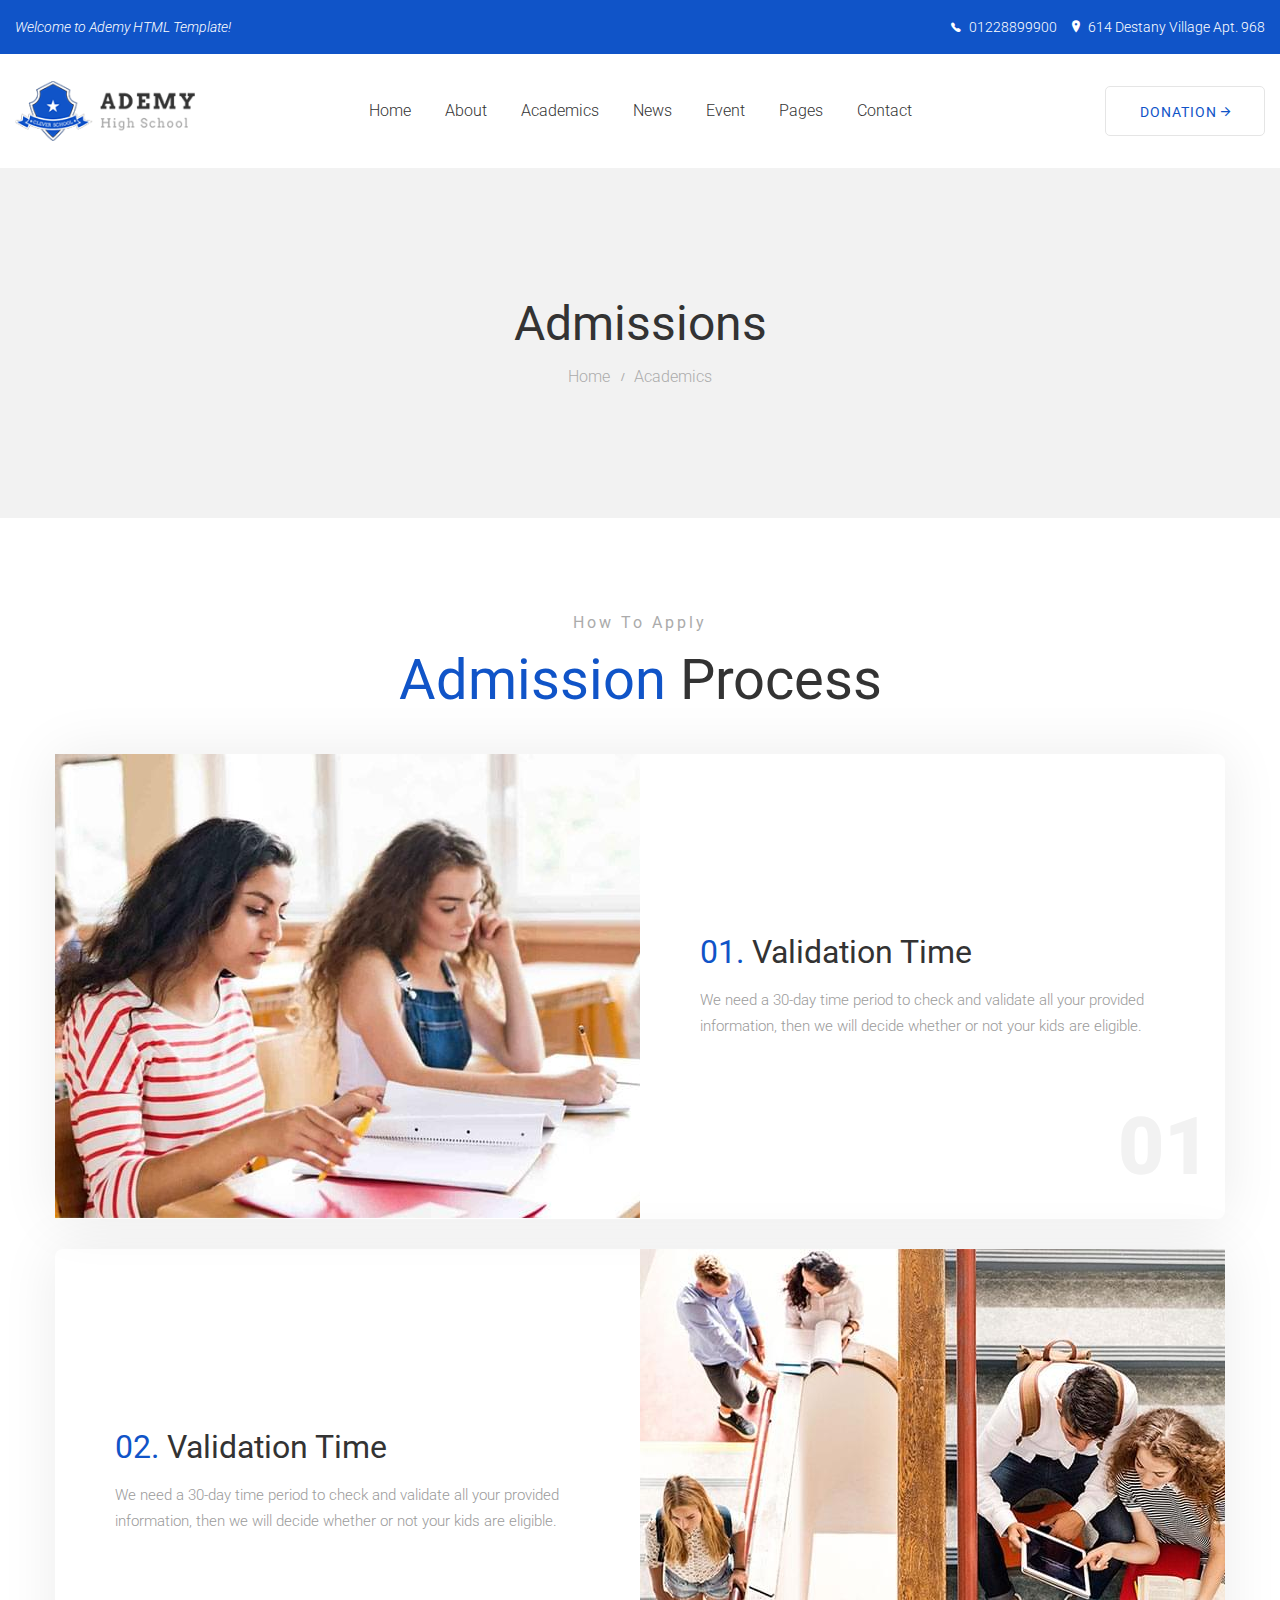
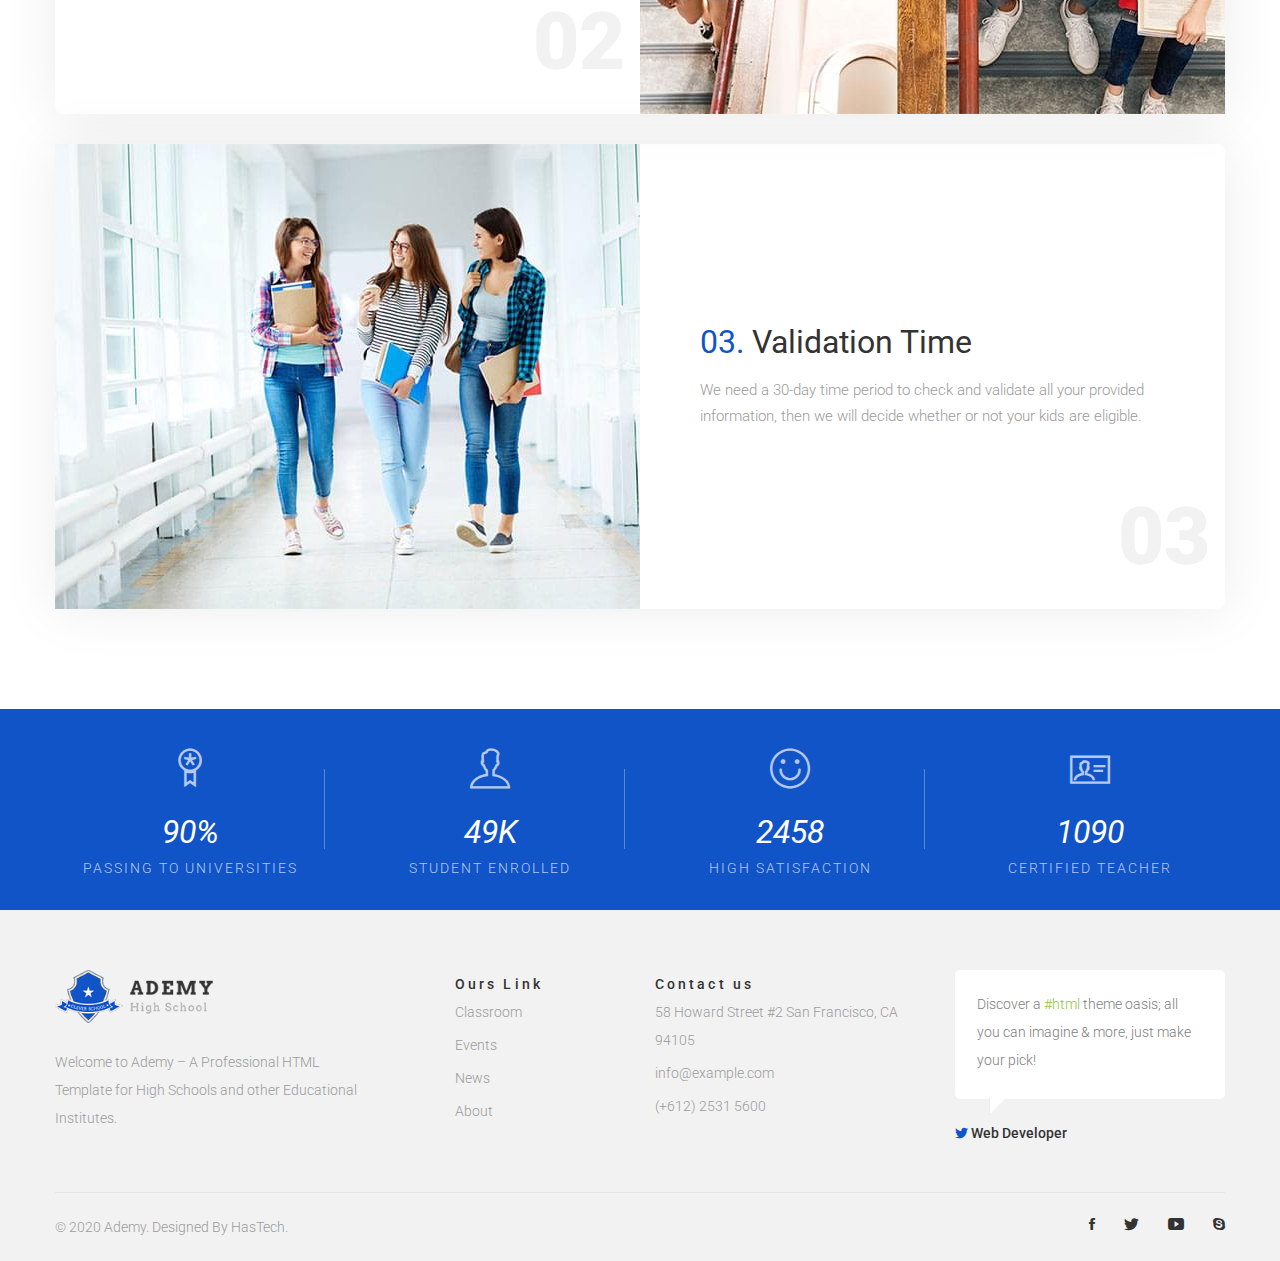
<file: academics.html>
<!doctype html>
<html class="no-js" lang="en">

<head>
    <meta charset="utf-8">
    <meta http-equiv="x-ua-compatible" content="ie=edge">
    <title>Academics - Ademy</title>
    <meta name="robots" content="noindex, follow" />
    <meta name="description" content="">
    <meta name="viewport" content="width=device-width, initial-scale=1, shrink-to-fit=no">
    <!-- Favicon -->
    <link rel="shortcut icon" type="image/x-icon" href="assets/images/favicon.ico">

    <!-- CSS
	============================================ -->

    <!-- Bootstrap CSS -->
    <link rel="stylesheet" href="assets/css/vendor/bootstrap.min.css">
    <!-- Ionicons -->
    <link rel="stylesheet" href="assets/css/vendor/ion-fonts.css">
    <!-- Themify Icon -->
    <link rel="stylesheet" href="assets/css/vendor/themify-icons.css">
    <!-- Slick CSS -->
    <link rel="stylesheet" href="assets/css/plugins/slick.min.css">
    <!-- Animation -->
    <link rel="stylesheet" href="assets/css/plugins/animate.min.css">
    <!-- jQuery Ui -->
    <link rel="stylesheet" href="assets/css/plugins/jquery-ui.min.css">
    <!-- Nice Select -->
    <link rel="stylesheet" href="assets/css/plugins/nice-select.min.css">
    <!-- Animated Headlines -->
    <link rel="stylesheet" href="assets/css/plugins/animated-headlines.css">
    <!-- Magnific Popup -->
    <link rel="stylesheet" href="assets/css/plugins/magnific-popup.min.css">
    <!-- datetimepicker -->
    <link rel="stylesheet" href="assets/css/plugins/jquery.datetimepicker.min.css">

    <!-- Vendor & Plugins CSS (Please remove the comment from below vendor.min.css & plugins.min.css for better website load performance and remove css files from the above) -->

    <!-- <link rel="stylesheet" href="assets/css/vendor/vendor.min.css">
    <link rel="stylesheet" href="assets/css/plugins/plugins.min.css"> -->

    <!-- Main Style CSS (Please use minify version for better website load performance) -->
    <link rel="stylesheet" href="assets/css/style.css">
    <!-- <link rel="stylesheet" href="assets/css/style.min.css"> -->

</head>

<body class="template-color-1">

    <div class="main-wrapper">

        <!-- Begin Main Header Area Three -->
        <header class="main-header_area-3">
            <div class="header-top_area bg-denim_color d-none d-lg-block">
                <div class="container-fluid">
                    <div class="row align-items-center">
                        <div class="col-lg-4">
                            <div class="ht-left">
                                <span class="ht-intro font-italic">Welcome to Ademy HTML Template!</span>
                            </div>
                        </div>
                        <div class="col-lg-8">
                            <div class="ht-right without-donate">
                                <ul>
                                    <li class="contuct-number">
                                        <i class="ion-ios-telephone mr-1"></i>
                                        <a href="tel://+01228899900">01228899900</a>
                                    </li>
                                    <li class="address">
                                        <i class="ion-ios-location mr-1"></i>
                                        <span>614 Destany Village Apt. 968</span>
                                    </li>
                                </ul>
                            </div>
                        </div>
                    </div>
                </div>
            </div>
            <div class="main-header">
                <div class="container-fluid">
                    <div class="row">
                        <div class="col-lg-12">
                            <div class="main-header_nav row align-items-center">
                                <div class="col-xl-3 col-lg-2 col-6">
                                    <div class="header-logo">
                                        <a href="index.html">
                                            <img class="img-full" src="assets/images/logo/1.png" alt="Header Logo">
                                        </a>
                                    </div>
                                </div>
                                <div class="col-xl-6 col-lg-8 position-static d-none d-lg-block">
                                    <div class="main-menu_area">
                                        <nav class="main-nav d-flex justify-content-center">
                                            <ul>
                                                <li><a href="index.html">Home</a>
                                                    <ul class="ademy-dropdown">
                                                        <li>
                                                            <a href="index-2.html">
                                                                <i class="ion-chevron-right"></i>
                                                                Home 02
                                                            </a>
                                                        </li>
                                                        <li>
                                                            <a href="index-3.html">
                                                                <i class="ion-chevron-right"></i>
                                                                Home 03
                                                            </a>
                                                        </li>
                                                    </ul>
                                                </li>
                                                <li><a href="about-us.html">About</a>
                                                    <ul class="ademy-dropdown">
                                                        <li>
                                                            <a href="about-us.html">
                                                                <i class="ion-chevron-right"></i>
                                                                About us
                                                            </a>
                                                        </li>
                                                        <li>
                                                            <a href="pricing-plans.html">
                                                                <i class="ion-chevron-right"></i>
                                                                Pricing Plans
                                                            </a>
                                                        </li>
                                                    </ul>
                                                </li>
                                                <li><a href="academics.html">Academics</a>
                                                    <ul class="ademy-dropdown">
                                                        <li>
                                                            <a href="our-classes.html">
                                                                <i class="ion-chevron-right"></i>
                                                                Our Classes
                                                            </a>
                                                        </li>
                                                        <li>
                                                            <a href="our-classes-list.html">
                                                                <i class="ion-chevron-right"></i>
                                                                Our Classes - List
                                                            </a>
                                                        </li>
                                                        <li>
                                                            <a href="single-class.html">
                                                                <i class="ion-chevron-right"></i>
                                                                Single Class
                                                            </a>
                                                        </li>
                                                    </ul>
                                                </li>
                                                <li><a href="news.html">News</a>
                                                    <ul class="ademy-dropdown">
                                                        <li>
                                                            <a href="news-list.html">
                                                                <i class="ion-chevron-right"></i>
                                                                News - List
                                                            </a>
                                                        </li>
                                                        <li>
                                                            <a href="single-post.html">
                                                                <i class="ion-chevron-right"></i>
                                                                Single Post
                                                            </a>
                                                        </li>
                                                    </ul>
                                                </li>
                                                <li><a href="event-page.html">Event</a>
                                                    <ul class="ademy-dropdown">
                                                        <li>
                                                            <a href="event-list.html">
                                                                <i class="ion-chevron-right"></i>
                                                                Event - List
                                                            </a>
                                                        </li>
                                                        <li>
                                                            <a href="single-event.html">
                                                                <i class="ion-chevron-right"></i>
                                                                Single Event
                                                            </a>
                                                        </li>
                                                    </ul>
                                                </li>
                                                <li><a href="javascript:void(0)">Pages</a>
                                                    <ul class="ademy-dropdown">
                                                        <li class="submenu-holder">
                                                            <a href="faculty-and-staff.html">
                                                                <i class="ion-chevron-right"></i>
                                                                Faculty and staff
                                                                <span class="submenu-indicate ion-chevron-right"></span>
                                                            </a>
                                                            <ul class="ademy-dropdown ademy-submenu">
                                                                <li>
                                                                    <a href="profile.html">
                                                                        <i class="ion-chevron-right"></i>
                                                                        Profile
                                                                    </a>
                                                                </li>
                                                            </ul>
                                                        </li>
                                                        <li>
                                                            <a href="faculty-and-staff-2.html">
                                                                <i class="ion-chevron-right"></i>
                                                                Faculty and staff 02
                                                            </a>
                                                        </li>
                                                        <li>
                                                            <a href="coming-soon.html">
                                                                <i class="ion-chevron-right"></i>
                                                                Coming Soon
                                                            </a>
                                                        </li>
                                                        <li>
                                                            <a href="error-404.html">
                                                                <i class="ion-chevron-right"></i>
                                                                404
                                                            </a>
                                                        </li>
                                                    </ul>
                                                </li>
                                                <li><a href="contact.html">Contact</a>
                                                </li>
                                            </ul>
                                        </nav>
                                    </div>
                                </div>
                                <div class="col-xl-3 col-lg-2 d-none d-lg-block">
                                    <div class="header-right_area">
                                        <a href="javascript:void(0)" class="ademy-btn btn-transparent whisper-border with-border_radius text-uppercase">Donation
                                            <i class="ion-android-arrow-forward"></i>
                                        </a>
                                    </div>
                                </div>
                                <div class="col-6 d-block d-lg-none">
                                    <div class="header-right_area with-radius justify-content-end">
                                        <ul>
                                            <li class="mobile-menu_wrap">
                                                <a href="#mobileMenu" class="mobile-menu_btn toolbar-btn">
                                                    <i class="ion-navicon-round"></i>
                                                </a>
                                            </li>
                                        </ul>
                                    </div>
                                </div>
                            </div>
                        </div>
                    </div>
                </div>
            </div>
            <div class="main-header header-sticky">
                <div class="container">
                    <div class="row">
                        <div class="col-lg-12">
                            <div class="main-header_nav row align-items-center">
                                <div class="col-xl-3 col-lg-2 col-6">
                                    <div class="header-logo">
                                        <a href="index.html">
                                            <img class="img-full" src="assets/images/logo/1.png" alt="Header Logo">
                                        </a>
                                    </div>
                                </div>
                                <div class="col-xl-6 col-lg-8 position-static d-none d-lg-block">
                                    <div class="main-menu_area">
                                        <nav class="main-nav d-flex justify-content-center">
                                            <ul>
                                                <li><a href="index.html">Home</a>
                                                    <ul class="ademy-dropdown">
                                                        <li>
                                                            <a href="index-2.html">
                                                                <i class="ion-chevron-right"></i>
                                                                Home 02
                                                            </a>
                                                        </li>
                                                        <li>
                                                            <a href="index-3.html">
                                                                <i class="ion-chevron-right"></i>
                                                                Home 03
                                                            </a>
                                                        </li>
                                                    </ul>
                                                </li>
                                                <li><a href="about-us.html">About</a>
                                                    <ul class="ademy-dropdown">
                                                        <li>
                                                            <a href="about-us.html">
                                                                <i class="ion-chevron-right"></i>
                                                                About us
                                                            </a>
                                                        </li>
                                                        <li>
                                                            <a href="pricing-plans.html">
                                                                <i class="ion-chevron-right"></i>
                                                                Pricing Plans
                                                            </a>
                                                        </li>
                                                    </ul>
                                                </li>
                                                <li><a href="academics.html">Academics</a>
                                                    <ul class="ademy-dropdown">
                                                        <li>
                                                            <a href="our-classes.html">
                                                                <i class="ion-chevron-right"></i>
                                                                Our Classes
                                                            </a>
                                                        </li>
                                                        <li>
                                                            <a href="our-classes-list.html">
                                                                <i class="ion-chevron-right"></i>
                                                                Our Classes - List
                                                            </a>
                                                        </li>
                                                        <li>
                                                            <a href="single-class.html">
                                                                <i class="ion-chevron-right"></i>
                                                                Single Class
                                                            </a>
                                                        </li>
                                                    </ul>
                                                </li>
                                                <li><a href="news.html">News</a>
                                                    <ul class="ademy-dropdown">
                                                        <li>
                                                            <a href="news-list.html">
                                                                <i class="ion-chevron-right"></i>
                                                                News - List
                                                            </a>
                                                        </li>
                                                        <li>
                                                            <a href="single-post.html">
                                                                <i class="ion-chevron-right"></i>
                                                                Single Post
                                                            </a>
                                                        </li>
                                                    </ul>
                                                </li>
                                                <li><a href="event-page.html">Event</a>
                                                    <ul class="ademy-dropdown">
                                                        <li>
                                                            <a href="event-list.html">
                                                                <i class="ion-chevron-right"></i>
                                                                Event - List
                                                            </a>
                                                        </li>
                                                        <li>
                                                            <a href="single-event.html">
                                                                <i class="ion-chevron-right"></i>
                                                                Single Event
                                                            </a>
                                                        </li>
                                                    </ul>
                                                </li>
                                                <li><a href="javascript:void(0)">Pages</a>
                                                    <ul class="ademy-dropdown">
                                                        <li class="submenu-holder">
                                                            <a href="faculty-and-staff.html">
                                                                <i class="ion-chevron-right"></i>
                                                                Faculty and staff
                                                                <span class="submenu-indicate ion-chevron-right"></span>
                                                            </a>
                                                            <ul class="ademy-dropdown ademy-submenu">
                                                                <li>
                                                                    <a href="profile.html">
                                                                        <i class="ion-chevron-right"></i>
                                                                        Profile
                                                                    </a>
                                                                </li>
                                                            </ul>
                                                        </li>
                                                        <li>
                                                            <a href="faculty-and-staff-2.html">
                                                                <i class="ion-chevron-right"></i>
                                                                Faculty and staff 02
                                                            </a>
                                                        </li>
                                                        <li>
                                                            <a href="coming-soon.html">
                                                                <i class="ion-chevron-right"></i>
                                                                Coming Soon
                                                            </a>
                                                        </li>
                                                        <li>
                                                            <a href="error-404.html">
                                                                <i class="ion-chevron-right"></i>
                                                                404
                                                            </a>
                                                        </li>
                                                    </ul>
                                                </li>
                                                <li><a href="contact.html">Contact</a>
                                                </li>
                                            </ul>
                                        </nav>
                                    </div>
                                </div>
                                <div class="col-xl-3 col-lg-2 d-none d-lg-block">
                                    <div class="header-right_area">
                                        <a href="javascript:void(0)" class="ademy-btn btn-transparent whisper-border with-border_radius text-uppercase">Donation
                                            <i class="ion-android-arrow-forward"></i>
                                        </a>
                                    </div>
                                </div>
                                <div class="col-6 d-block d-lg-none">
                                    <div class="header-right_area with-radius justify-content-end">
                                        <ul>
                                            <li class="mobile-menu_wrap">
                                                <a href="#mobileMenu" class="mobile-menu_btn toolbar-btn">
                                                    <i class="ion-navicon-round"></i>
                                                </a>
                                            </li>
                                        </ul>
                                    </div>
                                </div>
                            </div>
                        </div>
                    </div>
                </div>
            </div>
            <div class="mobile-menu_wrapper" id="mobileMenu">
                <div class="offcanvas-menu-inner">
                    <div class="offcanvas-inner_search">
                        <form action="#" class="hm-searchbox">
                            <input type="text" placeholder="Search for item...">
                            <button class="search_btn" type="submit"><i class="ion-ios-search-strong"></i></button>
                        </form>
                    </div>
                    <a href="#" class="btn-close"><i class="ion-close-round"></i></a>
                    <div class="offcanvas-navigation_wrap">
                        <nav class="offcanvas-navigation">
                            <ul class="mobile-menu">
                                <li class="menu-item-has-children active"><a href="#"><span class="mm-text">Home <i
                                            class="ion-ios-arrow-down"></i></span></a>
                                    <ul class="sub-menu">
                                        <li>
                                            <a href="index.html">
                                                <span class="mm-text">Home 01</span>
                                            </a>
                                        </li>
                                        <li>
                                            <a href="index-2.html">
                                                <span class="mm-text">Home 02</span>
                                            </a>
                                        </li>
                                        <li>
                                            <a href="index-3.html">
                                                <span class="mm-text">Home 03</span>
                                            </a>
                                        </li>
                                    </ul>
                                </li>
                                <li class="menu-item-has-children">
                                    <a href="#">
                                        <span class="mm-text">About <i class="ion-ios-arrow-down"></i></span>
                                    </a>
                                    <ul class="sub-menu">
                                        <li>
                                            <a href="about-us.html">
                                                <span class="mm-text">About Us</span>
                                            </a>
                                        </li>
                                        <li>
                                            <a href="pricing-plans.html">
                                                <span class="mm-text">Pricing Plans</span>
                                            </a>
                                        </li>
                                    </ul>
                                </li>
                                <li class="menu-item-has-children">
                                    <a href="#">
                                        <span class="mm-text">Academics <i class="ion-ios-arrow-down"></i></span>
                                    </a>
                                    <ul class="sub-menu">
                                        <li>
                                            <a href="academics.html">
                                                <span class="mm-text">Academics Default</span>
                                            </a>
                                        </li>
                                        <li>
                                            <a href="our-classes.html">
                                                <span class="mm-text">Our Classes</span>
                                            </a>
                                        </li>
                                        <li>
                                            <a href="our-classes-list.html">
                                                <span class="mm-text">Our Classes List</span>
                                            </a>
                                        </li>
                                        <li>
                                            <a href="single-class.html">
                                                <span class="mm-text">Single Class</span>
                                            </a>
                                        </li>
                                    </ul>
                                </li>
                                <li class="menu-item-has-children">
                                    <a href="#">
                                        <span class="mm-text">News <i class="ion-ios-arrow-down"></i></span>
                                    </a>
                                    <ul class="sub-menu">
                                        <li>
                                            <a href="news.html">
                                                <span class="mm-text">News Default</span>
                                            </a>
                                        </li>
                                        <li>
                                            <a href="news-list.html">
                                                <span class="mm-text">News List</span>
                                            </a>
                                        </li>
                                        <li>
                                            <a href="single-post.html">
                                                <span class="mm-text">Single Post</span>
                                            </a>
                                        </li>
                                    </ul>
                                </li>
                                <li class="menu-item-has-children">
                                    <a href="#">
                                        <span class="mm-text">Event <i class="ion-ios-arrow-down"></i></span>
                                    </a>
                                    <ul class="sub-menu">
                                        <li>
                                            <a href="event-page.html">
                                                <span class="mm-text">Event Page</span>
                                            </a>
                                        </li>
                                        <li>
                                            <a href="event-list.html">
                                                <span class="mm-text">Event List</span>
                                            </a>
                                        </li>
                                        <li>
                                            <a href="single-event.html">
                                                <span class="mm-text">Single Event</span>
                                            </a>
                                        </li>
                                    </ul>
                                </li>
                                <li class="menu-item-has-children">
                                    <a href="#">
                                        <span class="mm-text">Pages <i class="ion-ios-arrow-down"></i></span>
                                    </a>
                                    <ul class="sub-menu">
                                        <li>
                                            <a href="faculty-and-staff.html">
                                                <span class="mm-text">Faculty and Staff</span>
                                            </a>
                                        </li>
                                        <li>
                                            <a href="faculty-and-staff-2.html">
                                                <span class="mm-text">Faculty and Staff 02</span>
                                            </a>
                                        </li>
                                        <li>
                                            <a href="profile.html">
                                                <span class="mm-text">Profile</span>
                                            </a>
                                        </li>
                                        <li>
                                            <a href="coming-soon.html">
                                                <span class="mm-text">Coming Soon</span>
                                            </a>
                                        </li>
                                        <li>
                                            <a href="error-404.html">
                                                <span class="mm-text">Error 404</span>
                                            </a>
                                        </li>
                                    </ul>
                                </li>
                                <li>
                                    <a href="contact.html">
                                        <span class="mm-text">Contact</span>
                                    </a>
                                </li>
                            </ul>
                        </nav>
                        <nav class="offcanvas-navigation-2">
                            <div class="ht-right inner-header_info">
                                <ul>
                                    <li class="contuct-number">
                                        <i class="ion-ios-telephone mr-1"></i>
                                        <a href="tel://+01228899900">01228899900</a>
                                    </li>
                                    <li class="address">
                                        <i class="ion-ios-location mr-1"></i>
                                        <span>614 Destany Village Apt. 968</span>
                                    </li>
                                    <li class="donate">
                                        <a class="ademy-btn atlantis-color_btn" href="javascript:void(0)">Donate</a>
                                    </li>
                                </ul>
                            </div>
                            <div class="header-right_area inner-social_link justify-content-start">
                                <ul class="social-link">
                                    <li class="facebook">
                                        <a href="https://www.facebook.com" data-toggle="tooltip" target="_blank" title="Facebook">
                                            <i class="ion-social-facebook"></i>
                                        </a>
                                    </li>
                                    <li class="twitter">
                                        <a href="https://twitter.com" data-toggle="tooltip" target="_blank" title="Twitter">
                                            <i class="ion-social-twitter"></i>
                                        </a>
                                    </li>
                                    <li class="youtube">
                                        <a href="https://www.youtube.com/" data-toggle="tooltip" target="_blank" title="Youtube">
                                            <i class="ion-social-youtube"></i>
                                        </a>
                                    </li>
                                    <li class="skype">
                                        <a href="https://skype.com/" data-toggle="tooltip" target="_blank" title="Skype">
                                            <i class="ion-social-skype"></i>
                                        </a>
                                    </li>
                                </ul>
                            </div>
                        </nav>
                    </div>
                </div>
            </div>
            <div class="global-overlay"></div>
        </header>
        <!-- Main Header Area Three End Here -->

        <!-- Begin Ademy's Breadcrumb Area -->
        <div class="breadcrumb-area">
            <div class="container-fluid h-100">
                <div class="breadcrumb-content h-100">
                    <h1 class="text-capitalize mb-0">Admissions</h1>
                    <ul>
                        <li><a class="text-capitalize" href="index.html">Home</a></li>
                        <li class="active text-capitalize">Academics</li>
                    </ul>
                </div>
            </div>
        </div>
        <!-- Ademy's Breadcrumb Area End Here -->

        <!-- Begin Main Content Area -->
        <main class="main-content">
            <!-- Begin Academics Area -->
            <div class="academics-area">
                <div class="container">
                    <div class="row">
                        <div class="col-lg-12">
                            <div class="section-title pb-4">
                                <h6 class="heading text-capitalize mb-0">How to apply</h6>
                                <h2 class="sub-heading text-capitalize mb-0"><span>Admission</span> process</h2>
                            </div>
                            <div class="academics-item">
                                <div class="academics-inner_item row no-gutters align-items-center">
                                    <div class="col-md-6">
                                        <div class="academics-img">
                                            <img class="img-full" src="assets/images/academics/1.jpg" alt="Academics's Image">
                                        </div>
                                    </div>
                                    <div class="col-md-6">
                                        <div class="academics-content" data-count="01">
                                            <h2 class="heading text-capitalize mb-0"><span>01.</span> Validation time</h2>
                                            <p class="short-desc mb-0">We need a 30-day time period to check and validate all your provided information, then we will decide whether or not your kids are eligible.</p>
                                        </div>
                                    </div>
                                </div>
                            </div>
                            <div class="academics-item">
                                <div class="academics-inner_item row no-gutters align-items-center">
                                    <div class="col-md-6 order-2">
                                        <div class="academics-img">
                                            <img class="img-full" src="assets/images/academics/2.jpg" alt="Academics's Image">
                                        </div>
                                    </div>
                                    <div class="col-md-6 order-1">
                                        <div class="academics-content" data-count="02">
                                            <h2 class="heading text-capitalize mb-0"><span>02.</span> Validation time</h2>
                                            <p class="short-desc mb-0">We need a 30-day time period to check and validate all your provided information, then we will decide whether or not your kids are eligible.</p>
                                        </div>
                                    </div>
                                </div>
                            </div>
                            <div class="academics-item">
                                <div class="academics-inner_item row no-gutters align-items-center">
                                    <div class="col-md-6">
                                        <div class="academics-img">
                                            <img class="img-full" src="assets/images/academics/3.jpg" alt="Academics's Image">
                                        </div>
                                    </div>
                                    <div class="col-md-6">
                                        <div class="academics-content" data-count="03">
                                            <h2 class="heading text-capitalize mb-0"><span>03.</span> Validation time</h2>
                                            <p class="short-desc mb-0">We need a 30-day time period to check and validate all your provided information, then we will decide whether or not your kids are eligible.</p>
                                        </div>
                                    </div>
                                </div>
                            </div>
                        </div>
                    </div>
                </div>
            </div>
            <!-- Academics Area End Here -->

            <!-- Begin Counter Area -->
            <div class="counter-area bg-denim_color">
                <div class="container">
                    <div class="row">
                        <div class="col-lg-3 col-sm-6">
                            <div class="counter-item h-100 d-flex flex-column justify-content-center">
                                <div class="counter-icon">
                                    <i class="ti-medall"></i>
                                </div>
                                <div class="count-wrap d-flex justify-content-center align-items-center">
                                    <h2 class="count font-italic mb-0">90</h2>
                                    <h2 class="number-suffix font-italic mb-0">%</h2>
                                </div>
                                <span class="title">Passing to universities</span>
                            </div>
                        </div>
                        <div class="col-lg-3 col-sm-6">
                            <div class="counter-item h-100 d-flex flex-column justify-content-center">
                                <div class="counter-icon">
                                    <i class="ti-user"></i>
                                </div>
                                <div class="count-wrap d-flex justify-content-center align-items-center">
                                    <h2 class="count font-italic mb-0">49</h2>
                                    <h2 class="number-suffix font-italic mb-0">K</h2>
                                </div>
                                <span class="title">Student enrolled</span>
                            </div>
                        </div>
                        <div class="col-lg-3 col-sm-6">
                            <div class="counter-item">
                                <div class="counter-icon">
                                    <i class="ti-face-smile"></i>
                                </div>
                                <h2 class="count font-italic mb-0">2458</h2>
                                <span class="title">High satisfaction</span>
                            </div>
                        </div>
                        <div class="col-lg-3 col-sm-6">
                            <div class="counter-item">
                                <div class="counter-icon">
                                    <i class="ti-id-badge"></i>
                                </div>
                                <h2 class="count font-italic mb-0">1090</h2>
                                <span class="title">CertIfied teacher</span>
                            </div>
                        </div>
                    </div>
                </div>
            </div>
            <!-- Counter Area End Here -->

        </main>
        <!-- Main Content Area End Here -->

        <!-- Begin Footer Area -->
        <div class="footer-area bg-smoke_color">
            <div class="footer-top_area">
                <div class="container">
                    <div class="row">
                        <div class="col-lg-12">
                            <div class="row footer-widgets_wrap">
                                <div class="col-lg-4 col-md-6">
                                    <div class="footer-widgets_area">
                                        <div class="logo">
                                            <a href="index.html">
                                                <img src="assets/images/logo/1.png" alt="Footer Logo">
                                            </a>
                                        </div>
                                        <p class="short-desc mb-0">
                                            Welcome to Ademy – A Professional HTML Template for High Schools and other Educational Institutes.
                                        </p>
                                    </div>
                                </div>
                                <div class="col-lg-2 col-md-6">
                                    <div class="footer-widgets_area">
                                        <h3 class="widgets-heading mb-0">Ours Link</h3>
                                        <div class="footer-widgets">
                                            <ul>
                                                <li>
                                                    <a href="javascript:void(0)">Classroom</a>
                                                </li>
                                                <li>
                                                    <a href="javascript:void(0)">Events</a>
                                                </li>
                                                <li>
                                                    <a href="javascript:void(0)">News</a>
                                                </li>
                                                <li>
                                                    <a href="javascript:void(0)">About</a>
                                                </li>
                                            </ul>
                                        </div>
                                    </div>
                                </div>
                                <div class="col-lg-3 col-md-6">
                                    <div class="footer-widgets_area p-md-0">
                                        <h3 class="widgets-heading mb-0">Contact us</h3>
                                        <div class="footer-widgets">
                                            <ul>
                                                <li>
                                                    <a href="javascript:void(0)"><span>58 Howard Street #2 San Francisco, CA 94105</span></a>
                                                </li>
                                                <li>
                                                    <a href="javascript:void(0)"><span class="text-lowercase">info@example.com</span></a>
                                                </li>
                                                <li>
                                                    <a href="javascript:void(0)"><span>(+612) 2531 5600</span></a>
                                                </li>
                                            </ul>
                                        </div>
                                    </div>
                                </div>
                                <div class="col-lg-3 col-md-6">
                                    <div class="footer-widgets_area latest-tweets_widget p-md-0">
                                        <div class="tweets-widget">
                                            <a href="javascript:void(0)">
                                                Discover a <span>#html</span> theme oasis; all you can imagine & more, just make your pick!
                                            </a>
                                        </div>
                                        <h3 class="title mb-0"><i class="ion-social-twitter"></i> Web Developer</h3>
                                    </div>
                                </div>
                            </div>
                        </div>
                    </div>
                </div>
            </div>
            <div class="footer-bottom_area">
                <div class="container">
                    <div class="footer-bottom_nav">
                        <div class="row">
                            <div class="col-lg-7 col-sm-6">
                                <div class="copyright">
                                    <span>&copy; 2020
                                    <a href="index.html">Ademy.</a>
                                    <a href="https://hasthemes.com/" target="_blank">Designed By HasTech.</a>
                                </span>
                                </div>
                            </div>
                            <div class="col-lg-5 col-sm-6">
                                <div class="footer-right_area">
                                    <ul class="social-link">
                                        <li class="facebook">
                                            <a href="https://www.facebook.com" data-toggle="tooltip" target="_blank" title="Facebook">
                                                <i class="ion-social-facebook"></i>
                                            </a>
                                        </li>
                                        <li class="twitter">
                                            <a href="https://twitter.com" data-toggle="tooltip" target="_blank" title="Twitter">
                                                <i class="ion-social-twitter"></i>
                                            </a>
                                        </li>
                                        <li class="youtube">
                                            <a href="https://www.youtube.com/" data-toggle="tooltip" target="_blank" title="Youtube">
                                                <i class="ion-social-youtube"></i>
                                            </a>
                                        </li>
                                        <li class="skype">
                                            <a href="https://skype.com/" data-toggle="tooltip" target="_blank" title="Skype">
                                                <i class="ion-social-skype"></i>
                                            </a>
                                        </li>
                                    </ul>
                                </div>
                            </div>
                        </div>
                    </div>
                </div>
            </div>
        </div>
        <!-- Footer Area End Here -->

        <!-- Scroll To Top Start -->
        <a class="scroll-to-top" href=""><i class="ion-chevron-up"></i></a>
        <!-- Scroll To Top End -->

    </div>

    <!-- JS
============================================ -->

    <!-- jQuery JS -->
    <script src="assets/js/vendor/jquery-3.5.0.min.js"></script>
    <!-- jQuery Migrate JS -->
    <script src="assets/js/vendor/jquery-migrate-3.1.0.min.js"></script>
    <!-- Modernizer JS -->
    <script src="assets/js/vendor/modernizr-2.8.3.min.js"></script>
    <!-- Bootstrap JS -->
    <script src="assets/js/vendor/bootstrap.bundle.min.js"></script>

    <!-- Slick Slider JS -->
    <script src="assets/js/plugins/slick.min.js"></script>
    <!-- Counterup JS -->
    <script src="assets/js/plugins/jquery.counterup.min.js"></script>
    <!-- Nice Select JS -->
    <script src="assets/js/plugins/jquery.nice-select.min.js"></script>
    <!-- Jquery-ui JS -->
    <script src="assets/js/plugins/jquery-ui.min.js"></script>
    <script src="assets/js/plugins/jquery.ui.touch-punch.min.js"></script>
    <!-- Waypoints JS -->
    <script src="assets/js/plugins/waypoints.min.js"></script>
    <!-- Wow JS -->
    <script src="assets/js/plugins/wow.min.js"></script>
    <!-- Animated Headlines JS -->
    <script src="assets/js/plugins/animated-headlines.js"></script>
    <!-- Magnific Popup JS -->
    <script src="assets/js/plugins/jquery.magnific-popup.min.js"></script>
    <!-- datetimepicker JS -->
    <script src="assets/js/plugins/jquery.datetimepicker.full.min.js"></script>

    <!-- Vendor & Plugins JS (Please remove the comment from below vendor.min.js & plugins.min.js for better website load performance and remove js files from avobe) -->
    <!-- 
<script src="assets/js/vendor/vendor.min.js"></script>
<script src="assets/js/plugins/plugins.min.js"></script> -->

    <!-- Main JS -->
    <script src="assets/js/main.js"></script>

</body>

</html>
</file>
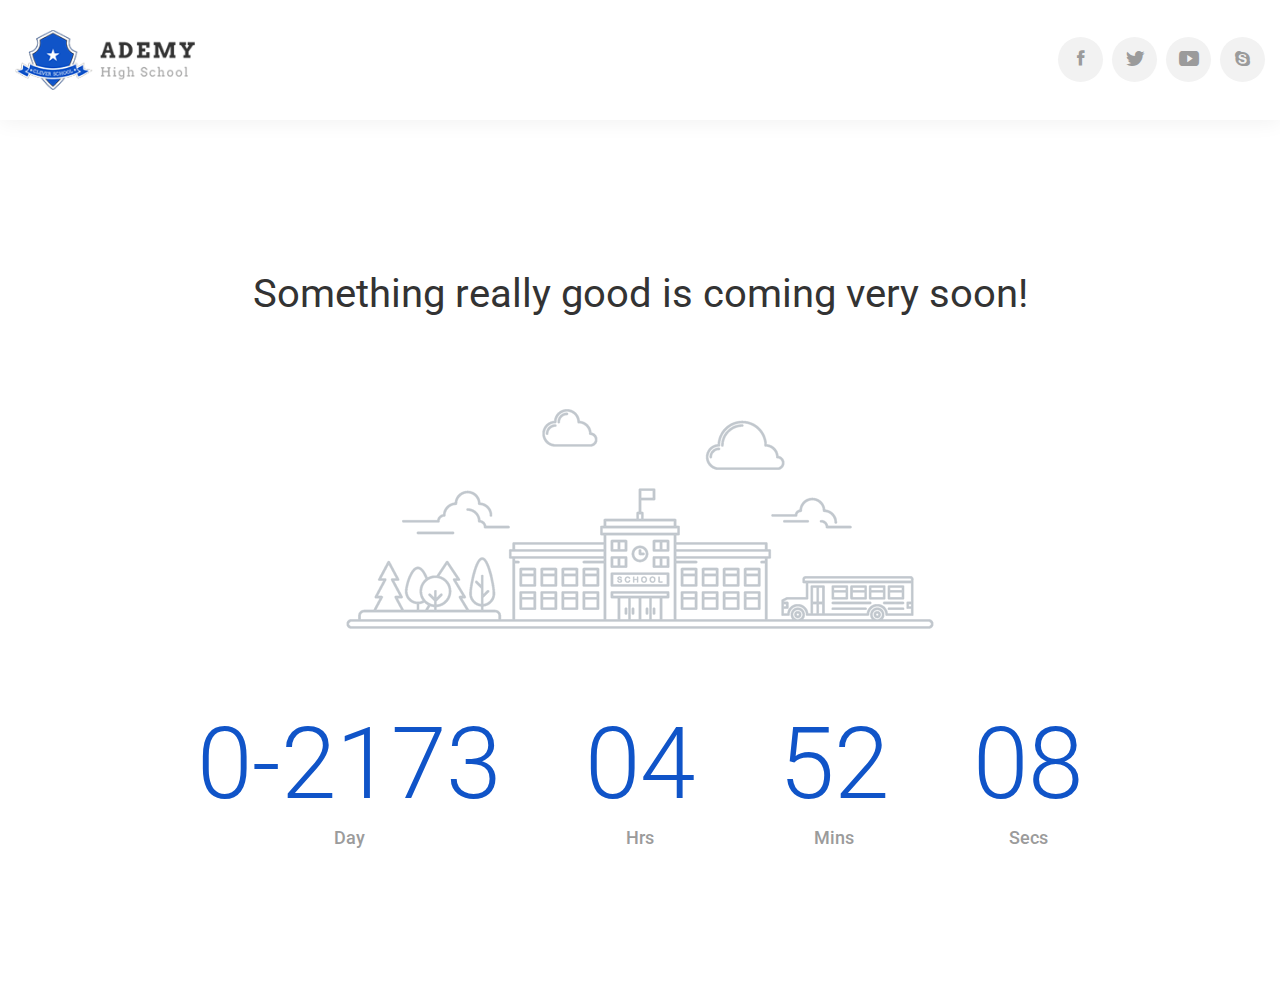
<file: coming-soon.html>
<!doctype html>
<html class="no-js" lang="en">

<head>
    <meta charset="utf-8">
    <meta http-equiv="x-ua-compatible" content="ie=edge">
    <title>Coming Soon - Ademy</title>
    <meta name="robots" content="noindex, follow" />
    <meta name="description" content="">
    <meta name="viewport" content="width=device-width, initial-scale=1, shrink-to-fit=no">
    <!-- Favicon -->
    <link rel="shortcut icon" type="image/x-icon" href="assets/images/favicon.ico">

    <!-- CSS
	============================================ -->

    <!-- Bootstrap CSS -->
    <link rel="stylesheet" href="assets/css/vendor/bootstrap.min.css">
    <!-- Ionicons -->
    <link rel="stylesheet" href="assets/css/vendor/ion-fonts.css">
    <!-- Themify Icon -->
    <link rel="stylesheet" href="assets/css/vendor/themify-icons.css">
    <!-- Slick CSS -->
    <link rel="stylesheet" href="assets/css/plugins/slick.min.css">
    <!-- Animation -->
    <link rel="stylesheet" href="assets/css/plugins/animate.min.css">
    <!-- jQuery Ui -->
    <link rel="stylesheet" href="assets/css/plugins/jquery-ui.min.css">
    <!-- Nice Select -->
    <link rel="stylesheet" href="assets/css/plugins/nice-select.min.css">
    <!-- Animated Headlines -->
    <link rel="stylesheet" href="assets/css/plugins/animated-headlines.css">
    <!-- Magnific Popup -->
    <link rel="stylesheet" href="assets/css/plugins/magnific-popup.min.css">
    <!-- datetimepicker -->
    <link rel="stylesheet" href="assets/css/plugins/jquery.datetimepicker.min.css">

    <!-- Vendor & Plugins CSS (Please remove the comment from below vendor.min.css & plugins.min.css for better website load performance and remove css files from the above) -->

    <!-- <link rel="stylesheet" href="assets/css/vendor/vendor.min.css">
    <link rel="stylesheet" href="assets/css/plugins/plugins.min.css"> -->

    <!-- Main Style CSS (Please use minify version for better website load performance) -->
    <link rel="stylesheet" href="assets/css/style.css">
    <!-- <link rel="stylesheet" href="assets/css/style.min.css"> -->

</head>

<body class="template-color-1">

    <div class="main-wrapper">

        <!-- Begin Main Header Area Four -->
        <header class="main-header_area-4">
            <div class="main-header">
                <div class="container-fluid">
                    <div class="row">
                        <div class="col-lg-12">
                            <div class="main-header_nav row align-items-center ">
                                <div class="col-sm-6">
                                    <div class="header-logo">
                                        <a href="index.html">
                                            <img class="img-full" src="assets/images/logo/1.png" alt="Header Logo">
                                        </a>
                                    </div>
                                </div>
                                <div class="col-sm-6">
                                    <div class="header-right_area with-radius">
                                        <ul class="social-link">
                                            <li class="facebook">
                                                <a href="https://www.facebook.com" data-toggle="tooltip" target="_blank" title="Facebook">
                                                    <i class="ion-social-facebook"></i>
                                                </a>
                                            </li>
                                            <li class="twitter">
                                                <a href="https://twitter.com" data-toggle="tooltip" target="_blank" title="Twitter">
                                                    <i class="ion-social-twitter"></i>
                                                </a>
                                            </li>
                                            <li class="youtube">
                                                <a href="https://www.youtube.com/" data-toggle="tooltip" target="_blank" title="Youtube">
                                                    <i class="ion-social-youtube"></i>
                                                </a>
                                            </li>
                                            <li class="skype">
                                                <a href="https://skype.com/" data-toggle="tooltip" target="_blank" title="Skype">
                                                    <i class="ion-social-skype"></i>
                                                </a>
                                            </li>
                                        </ul>
                                    </div>
                                </div>
                            </div>
                        </div>
                    </div>
                </div>
            </div>
        </header>
        <!-- Main Header Area Four End Here -->

        <!-- Begin Main Content Area -->
        <main class="main-content">
            <!-- Begin Coming Soon Area -->
            <div class="coming-soon_area">
                <div class="container">
                    <div class="row">
                        <div class="col-lg-12">
                            <div class="coming-soon_item">
                                <h1 class="heading mb-0">Something really good is coming very soon!</h1>
                                <img src="assets/images/coming-soon/1.png" alt="Coming Soon Image">
                                <div class="countdown-wrap denim-text_color">
                                    <div class="countdown item-4" data-countdown="2020/8/12" data-format="short">
                                        <div class="countdown__item ml-0">
                                            <span class="countdown__time daysLeft"></span>
                                            <span class="countdown__text daysText"></span>
                                        </div>
                                        <div class="countdown__item">
                                            <span class="countdown__time hoursLeft"></span>
                                            <span class="countdown__text hoursText"></span>
                                        </div>
                                        <div class="countdown__item">
                                            <span class="countdown__time minsLeft"></span>
                                            <span class="countdown__text minsText"></span>
                                        </div>
                                        <div class="countdown__item">
                                            <span class="countdown__time secsLeft"></span>
                                            <span class="countdown__text secsText"></span>
                                        </div>
                                    </div>
                                </div>
                            </div>
                        </div>
                    </div>
                </div>
            </div>
            <!-- Coming Soon Area End Here -->
        </main>
        <!-- Main Content Area End Here -->

    </div>

    <!-- JS
============================================ -->

    <!-- jQuery JS -->
    <script src="assets/js/vendor/jquery-3.5.0.min.js"></script>
    <!-- jQuery Migrate JS -->
    <script src="assets/js/vendor/jquery-migrate-3.1.0.min.js"></script>
    <!-- Modernizer JS -->
    <script src="assets/js/vendor/modernizr-2.8.3.min.js"></script>
    <!-- Bootstrap JS -->
    <script src="assets/js/vendor/bootstrap.bundle.min.js"></script>

    <!-- Slick Slider JS -->
    <script src="assets/js/plugins/slick.min.js"></script>
    <!-- Counterup JS -->
    <script src="assets/js/plugins/jquery.counterup.min.js"></script>
    <!-- Nice Select JS -->
    <script src="assets/js/plugins/jquery.nice-select.min.js"></script>
    <!-- Jquery-ui JS -->
    <script src="assets/js/plugins/jquery-ui.min.js"></script>
    <script src="assets/js/plugins/jquery.ui.touch-punch.min.js"></script>
    <!-- Waypoints JS -->
    <script src="assets/js/plugins/waypoints.min.js"></script>
    <!-- Wow JS -->
    <script src="assets/js/plugins/wow.min.js"></script>
    <!-- Animated Headlines JS -->
    <script src="assets/js/plugins/animated-headlines.js"></script>
    <!-- Magnific Popup JS -->
    <script src="assets/js/plugins/jquery.magnific-popup.min.js"></script>
    <!-- datetimepicker JS -->
    <script src="assets/js/plugins/jquery.datetimepicker.full.min.js"></script>

    <!-- Vendor & Plugins JS (Please remove the comment from below vendor.min.js & plugins.min.js for better website load performance and remove js files from avobe) -->
    <!-- 
<script src="assets/js/vendor/vendor.min.js"></script>
<script src="assets/js/plugins/plugins.min.js"></script> -->

    <!-- Main JS -->
    <script src="assets/js/main.js"></script>

</body>

</html>
</file>
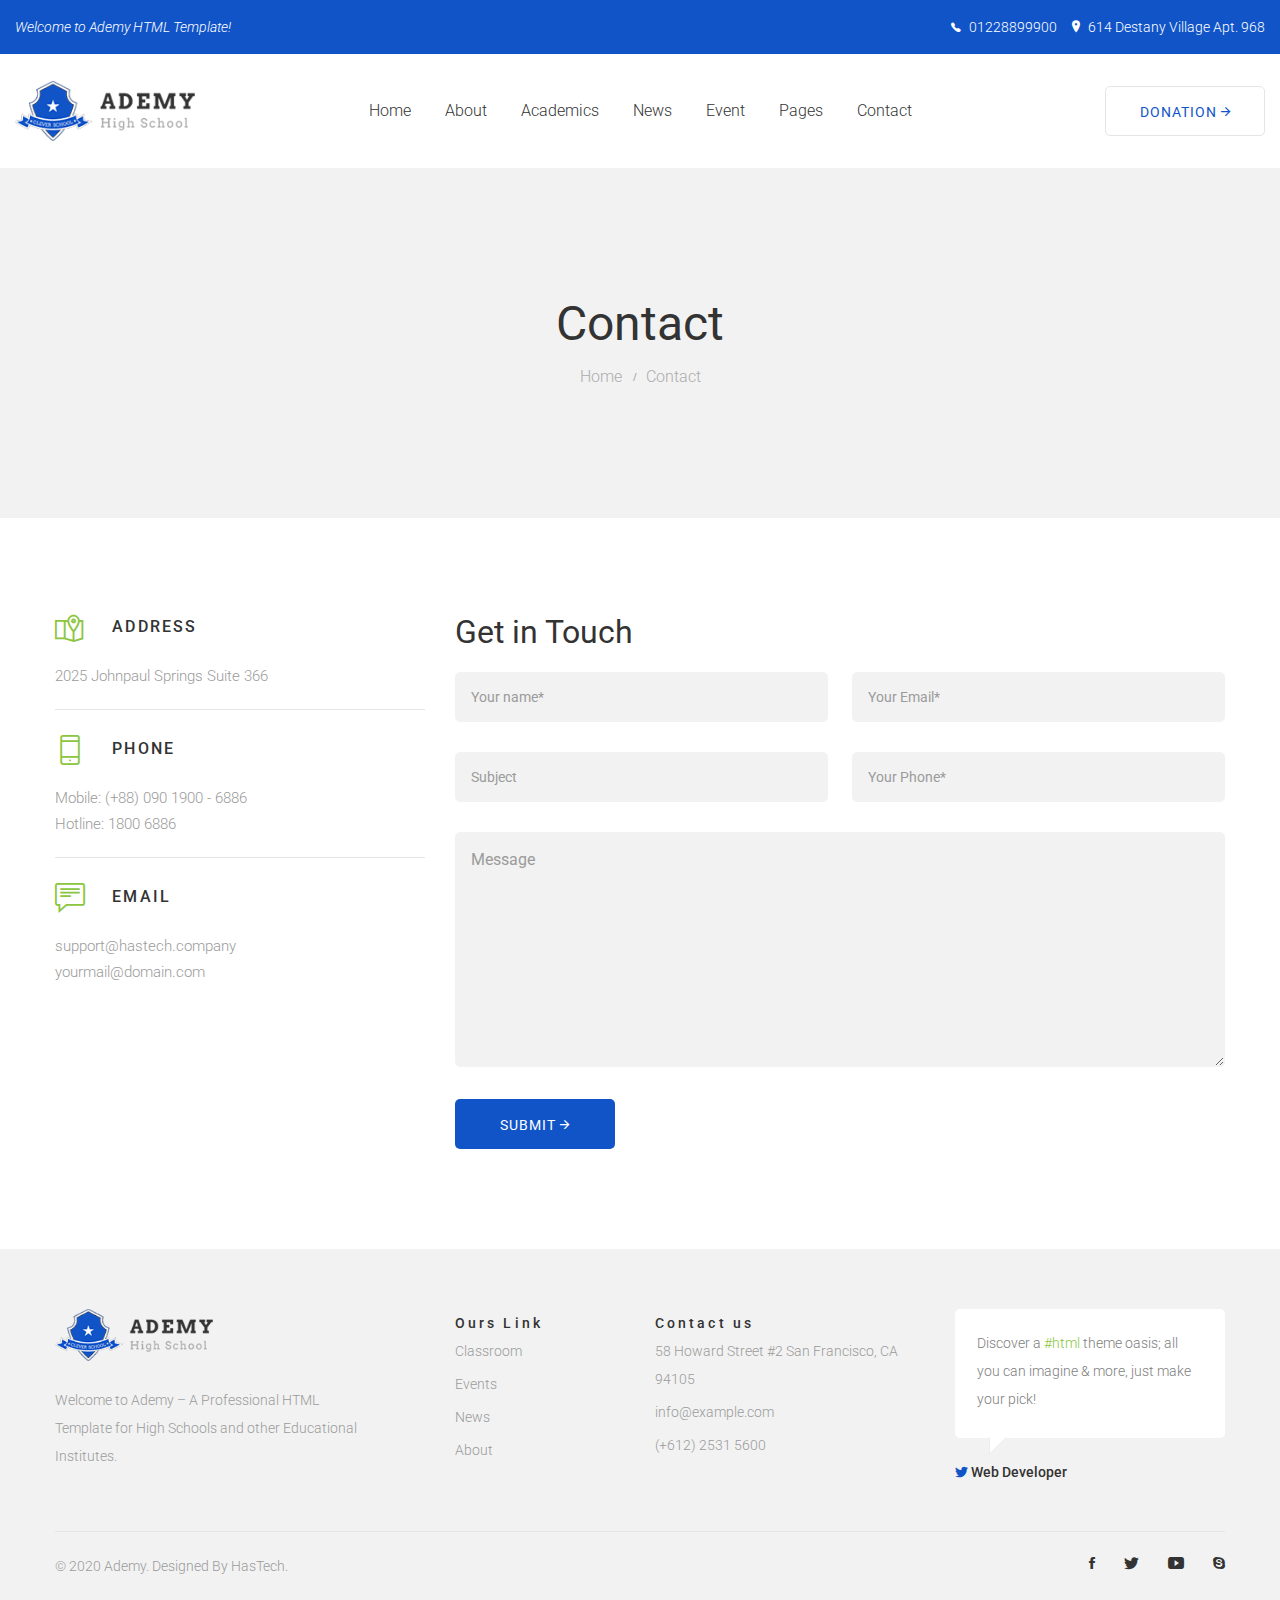
<file: contact.html>
<!doctype html>
<html class="no-js" lang="en">

<head>
    <meta charset="utf-8">
    <meta http-equiv="x-ua-compatible" content="ie=edge">
    <title>Contact Us - Ademy</title>
    <meta name="robots" content="noindex, follow" />
    <meta name="description" content="">
    <meta name="viewport" content="width=device-width, initial-scale=1, shrink-to-fit=no">
    <!-- Favicon -->
    <link rel="shortcut icon" type="image/x-icon" href="assets/images/favicon.ico">

    <!-- CSS
	============================================ -->

    <!-- Bootstrap CSS -->
    <link rel="stylesheet" href="assets/css/vendor/bootstrap.min.css">
    <!-- Ionicons -->
    <link rel="stylesheet" href="assets/css/vendor/ion-fonts.css">
    <!-- Themify Icon -->
    <link rel="stylesheet" href="assets/css/vendor/themify-icons.css">
    <!-- Slick CSS -->
    <link rel="stylesheet" href="assets/css/plugins/slick.min.css">
    <!-- Animation -->
    <link rel="stylesheet" href="assets/css/plugins/animate.min.css">
    <!-- jQuery Ui -->
    <link rel="stylesheet" href="assets/css/plugins/jquery-ui.min.css">
    <!-- Nice Select -->
    <link rel="stylesheet" href="assets/css/plugins/nice-select.min.css">
    <!-- Animated Headlines -->
    <link rel="stylesheet" href="assets/css/plugins/animated-headlines.css">
    <!-- Magnific Popup -->
    <link rel="stylesheet" href="assets/css/plugins/magnific-popup.min.css">
    <!-- datetimepicker -->
    <link rel="stylesheet" href="assets/css/plugins/jquery.datetimepicker.min.css">

    <!-- Vendor & Plugins CSS (Please remove the comment from below vendor.min.css & plugins.min.css for better website load performance and remove css files from the above) -->

    <!-- <link rel="stylesheet" href="assets/css/vendor/vendor.min.css">
    <link rel="stylesheet" href="assets/css/plugins/plugins.min.css"> -->

    <!-- Main Style CSS (Please use minify version for better website load performance) -->
    <link rel="stylesheet" href="assets/css/style.css">
    <!-- <link rel="stylesheet" href="assets/css/style.min.css"> -->

</head>

<body class="template-color-1">

    <div class="main-wrapper">

        <!-- Begin Main Header Area Three -->
        <header class="main-header_area-3">
            <div class="header-top_area bg-denim_color d-none d-lg-block">
                <div class="container-fluid">
                    <div class="row align-items-center">
                        <div class="col-lg-4">
                            <div class="ht-left">
                                <span class="ht-intro font-italic">Welcome to Ademy HTML Template!</span>
                            </div>
                        </div>
                        <div class="col-lg-8">
                            <div class="ht-right without-donate">
                                <ul>
                                    <li class="contuct-number">
                                        <i class="ion-ios-telephone mr-1"></i>
                                        <a href="tel://+01228899900">01228899900</a>
                                    </li>
                                    <li class="address">
                                        <i class="ion-ios-location mr-1"></i>
                                        <span>614 Destany Village Apt. 968</span>
                                    </li>
                                </ul>
                            </div>
                        </div>
                    </div>
                </div>
            </div>
            <div class="main-header">
                <div class="container-fluid">
                    <div class="row">
                        <div class="col-lg-12">
                            <div class="main-header_nav row align-items-center">
                                <div class="col-xl-3 col-lg-2 col-6">
                                    <div class="header-logo">
                                        <a href="index.html">
                                            <img class="img-full" src="assets/images/logo/1.png" alt="Header Logo">
                                        </a>
                                    </div>
                                </div>
                                <div class="col-xl-6 col-lg-8 position-static d-none d-lg-block">
                                    <div class="main-menu_area">
                                        <nav class="main-nav d-flex justify-content-center">
                                            <ul>
                                                <li><a href="index.html">Home</a>
                                                    <ul class="ademy-dropdown">
                                                        <li>
                                                            <a href="index-2.html">
                                                                <i class="ion-chevron-right"></i>
                                                                Home 02
                                                            </a>
                                                        </li>
                                                        <li>
                                                            <a href="index-3.html">
                                                                <i class="ion-chevron-right"></i>
                                                                Home 03
                                                            </a>
                                                        </li>
                                                    </ul>
                                                </li>
                                                <li><a href="about-us.html">About</a>
                                                    <ul class="ademy-dropdown">
                                                        <li>
                                                            <a href="about-us.html">
                                                                <i class="ion-chevron-right"></i>
                                                                About us
                                                            </a>
                                                        </li>
                                                        <li>
                                                            <a href="pricing-plans.html">
                                                                <i class="ion-chevron-right"></i>
                                                                Pricing Plans
                                                            </a>
                                                        </li>
                                                    </ul>
                                                </li>
                                                <li><a href="academics.html">Academics</a>
                                                    <ul class="ademy-dropdown">
                                                        <li>
                                                            <a href="our-classes.html">
                                                                <i class="ion-chevron-right"></i>
                                                                Our Classes
                                                            </a>
                                                        </li>
                                                        <li>
                                                            <a href="our-classes-list.html">
                                                                <i class="ion-chevron-right"></i>
                                                                Our Classes - List
                                                            </a>
                                                        </li>
                                                        <li>
                                                            <a href="single-class.html">
                                                                <i class="ion-chevron-right"></i>
                                                                Single Class
                                                            </a>
                                                        </li>
                                                    </ul>
                                                </li>
                                                <li><a href="news.html">News</a>
                                                    <ul class="ademy-dropdown">
                                                        <li>
                                                            <a href="news-list.html">
                                                                <i class="ion-chevron-right"></i>
                                                                News - List
                                                            </a>
                                                        </li>
                                                        <li>
                                                            <a href="single-post.html">
                                                                <i class="ion-chevron-right"></i>
                                                                Single Post
                                                            </a>
                                                        </li>
                                                    </ul>
                                                </li>
                                                <li><a href="event-page.html">Event</a>
                                                    <ul class="ademy-dropdown">
                                                        <li>
                                                            <a href="event-list.html">
                                                                <i class="ion-chevron-right"></i>
                                                                Event - List
                                                            </a>
                                                        </li>
                                                        <li>
                                                            <a href="single-event.html">
                                                                <i class="ion-chevron-right"></i>
                                                                Single Event
                                                            </a>
                                                        </li>
                                                    </ul>
                                                </li>
                                                <li><a href="javascript:void(0)">Pages</a>
                                                    <ul class="ademy-dropdown">
                                                        <li class="submenu-holder">
                                                            <a href="faculty-and-staff.html">
                                                                <i class="ion-chevron-right"></i>
                                                                Faculty and staff
                                                                <span class="submenu-indicate ion-chevron-right"></span>
                                                            </a>
                                                            <ul class="ademy-dropdown ademy-submenu">
                                                                <li>
                                                                    <a href="profile.html">
                                                                        <i class="ion-chevron-right"></i>
                                                                        Profile
                                                                    </a>
                                                                </li>
                                                            </ul>
                                                        </li>
                                                        <li>
                                                            <a href="faculty-and-staff-2.html">
                                                                <i class="ion-chevron-right"></i>
                                                                Faculty and staff 02
                                                            </a>
                                                        </li>
                                                        <li>
                                                            <a href="coming-soon.html">
                                                                <i class="ion-chevron-right"></i>
                                                                Coming Soon
                                                            </a>
                                                        </li>
                                                        <li>
                                                            <a href="error-404.html">
                                                                <i class="ion-chevron-right"></i>
                                                                404
                                                            </a>
                                                        </li>
                                                    </ul>
                                                </li>
                                                <li><a href="contact.html">Contact</a>
                                                </li>
                                            </ul>
                                        </nav>
                                    </div>
                                </div>
                                <div class="col-xl-3 col-lg-2 d-none d-lg-block">
                                    <div class="header-right_area">
                                        <a href="javascript:void(0)" class="ademy-btn btn-transparent whisper-border with-border_radius text-uppercase">Donation
                                            <i class="ion-android-arrow-forward"></i>
                                        </a>
                                    </div>
                                </div>
                                <div class="col-6 d-block d-lg-none">
                                    <div class="header-right_area with-radius justify-content-end">
                                        <ul>
                                            <li class="mobile-menu_wrap">
                                                <a href="#mobileMenu" class="mobile-menu_btn toolbar-btn">
                                                    <i class="ion-navicon-round"></i>
                                                </a>
                                            </li>
                                        </ul>
                                    </div>
                                </div>
                            </div>
                        </div>
                    </div>
                </div>
            </div>
            <div class="main-header header-sticky">
                <div class="container">
                    <div class="row">
                        <div class="col-lg-12">
                            <div class="main-header_nav row align-items-center">
                                <div class="col-xl-3 col-lg-2 col-6">
                                    <div class="header-logo">
                                        <a href="index.html">
                                            <img class="img-full" src="assets/images/logo/1.png" alt="Header Logo">
                                        </a>
                                    </div>
                                </div>
                                <div class="col-xl-6 col-lg-8 position-static d-none d-lg-block">
                                    <div class="main-menu_area">
                                        <nav class="main-nav d-flex justify-content-center">
                                            <ul>
                                                <li><a href="index.html">Home</a>
                                                    <ul class="ademy-dropdown">
                                                        <li>
                                                            <a href="index-2.html">
                                                                <i class="ion-chevron-right"></i>
                                                                Home 02
                                                            </a>
                                                        </li>
                                                        <li>
                                                            <a href="index-3.html">
                                                                <i class="ion-chevron-right"></i>
                                                                Home 03
                                                            </a>
                                                        </li>
                                                    </ul>
                                                </li>
                                                <li><a href="about-us.html">About</a>
                                                    <ul class="ademy-dropdown">
                                                        <li>
                                                            <a href="about-us.html">
                                                                <i class="ion-chevron-right"></i>
                                                                About us
                                                            </a>
                                                        </li>
                                                        <li>
                                                            <a href="pricing-plans.html">
                                                                <i class="ion-chevron-right"></i>
                                                                Pricing Plans
                                                            </a>
                                                        </li>
                                                    </ul>
                                                </li>
                                                <li><a href="academics.html">Academics</a>
                                                    <ul class="ademy-dropdown">
                                                        <li>
                                                            <a href="our-classes.html">
                                                                <i class="ion-chevron-right"></i>
                                                                Our Classes
                                                            </a>
                                                        </li>
                                                        <li>
                                                            <a href="our-classes-list.html">
                                                                <i class="ion-chevron-right"></i>
                                                                Our Classes - List
                                                            </a>
                                                        </li>
                                                        <li>
                                                            <a href="single-class.html">
                                                                <i class="ion-chevron-right"></i>
                                                                Single Class
                                                            </a>
                                                        </li>
                                                    </ul>
                                                </li>
                                                <li><a href="news.html">News</a>
                                                    <ul class="ademy-dropdown">
                                                        <li>
                                                            <a href="news-list.html">
                                                                <i class="ion-chevron-right"></i>
                                                                News - List
                                                            </a>
                                                        </li>
                                                        <li>
                                                            <a href="single-post.html">
                                                                <i class="ion-chevron-right"></i>
                                                                Single Post
                                                            </a>
                                                        </li>
                                                    </ul>
                                                </li>
                                                <li><a href="event-page.html">Event</a>
                                                    <ul class="ademy-dropdown">
                                                        <li>
                                                            <a href="event-list.html">
                                                                <i class="ion-chevron-right"></i>
                                                                Event - List
                                                            </a>
                                                        </li>
                                                        <li>
                                                            <a href="single-event.html">
                                                                <i class="ion-chevron-right"></i>
                                                                Single Event
                                                            </a>
                                                        </li>
                                                    </ul>
                                                </li>
                                                <li><a href="javascript:void(0)">Pages</a>
                                                    <ul class="ademy-dropdown">
                                                        <li class="submenu-holder">
                                                            <a href="faculty-and-staff.html">
                                                                <i class="ion-chevron-right"></i>
                                                                Faculty and staff
                                                                <span class="submenu-indicate ion-chevron-right"></span>
                                                            </a>
                                                            <ul class="ademy-dropdown ademy-submenu">
                                                                <li>
                                                                    <a href="profile.html">
                                                                        <i class="ion-chevron-right"></i>
                                                                        Profile
                                                                    </a>
                                                                </li>
                                                            </ul>
                                                        </li>
                                                        <li>
                                                            <a href="faculty-and-staff-2.html">
                                                                <i class="ion-chevron-right"></i>
                                                                Faculty and staff 02
                                                            </a>
                                                        </li>
                                                        <li>
                                                            <a href="coming-soon.html">
                                                                <i class="ion-chevron-right"></i>
                                                                Coming Soon
                                                            </a>
                                                        </li>
                                                        <li>
                                                            <a href="error-404.html">
                                                                <i class="ion-chevron-right"></i>
                                                                404
                                                            </a>
                                                        </li>
                                                    </ul>
                                                </li>
                                                <li><a href="contact.html">Contact</a>
                                                </li>
                                            </ul>
                                        </nav>
                                    </div>
                                </div>
                                <div class="col-xl-3 col-lg-2 d-none d-lg-block">
                                    <div class="header-right_area">
                                        <a href="javascript:void(0)" class="ademy-btn btn-transparent whisper-border with-border_radius text-uppercase">Donation
                                            <i class="ion-android-arrow-forward"></i>
                                        </a>
                                    </div>
                                </div>
                                <div class="col-6 d-block d-lg-none">
                                    <div class="header-right_area with-radius justify-content-end">
                                        <ul>
                                            <li class="mobile-menu_wrap">
                                                <a href="#mobileMenu" class="mobile-menu_btn toolbar-btn">
                                                    <i class="ion-navicon-round"></i>
                                                </a>
                                            </li>
                                        </ul>
                                    </div>
                                </div>
                            </div>
                        </div>
                    </div>
                </div>
            </div>
            <div class="mobile-menu_wrapper" id="mobileMenu">
                <div class="offcanvas-menu-inner">
                    <div class="offcanvas-inner_search">
                        <form action="#" class="hm-searchbox">
                            <input type="text" placeholder="Search for item...">
                            <button class="search_btn" type="submit"><i class="ion-ios-search-strong"></i></button>
                        </form>
                    </div>
                    <a href="#" class="btn-close"><i class="ion-close-round"></i></a>
                    <div class="offcanvas-navigation_wrap">
                        <nav class="offcanvas-navigation">
                            <ul class="mobile-menu">
                                <li class="menu-item-has-children active"><a href="#"><span class="mm-text">Home <i
                                            class="ion-ios-arrow-down"></i></span></a>
                                    <ul class="sub-menu">
                                        <li>
                                            <a href="index.html">
                                                <span class="mm-text">Home 01</span>
                                            </a>
                                        </li>
                                        <li>
                                            <a href="index-2.html">
                                                <span class="mm-text">Home 02</span>
                                            </a>
                                        </li>
                                        <li>
                                            <a href="index-3.html">
                                                <span class="mm-text">Home 03</span>
                                            </a>
                                        </li>
                                    </ul>
                                </li>
                                <li class="menu-item-has-children">
                                    <a href="#">
                                        <span class="mm-text">About <i class="ion-ios-arrow-down"></i></span>
                                    </a>
                                    <ul class="sub-menu">
                                        <li>
                                            <a href="about-us.html">
                                                <span class="mm-text">About Us</span>
                                            </a>
                                        </li>
                                        <li>
                                            <a href="pricing-plans.html">
                                                <span class="mm-text">Pricing Plans</span>
                                            </a>
                                        </li>
                                    </ul>
                                </li>
                                <li class="menu-item-has-children">
                                    <a href="#">
                                        <span class="mm-text">Academics <i class="ion-ios-arrow-down"></i></span>
                                    </a>
                                    <ul class="sub-menu">
                                        <li>
                                            <a href="academics.html">
                                                <span class="mm-text">Academics Default</span>
                                            </a>
                                        </li>
                                        <li>
                                            <a href="our-classes.html">
                                                <span class="mm-text">Our Classes</span>
                                            </a>
                                        </li>
                                        <li>
                                            <a href="our-classes-list.html">
                                                <span class="mm-text">Our Classes List</span>
                                            </a>
                                        </li>
                                        <li>
                                            <a href="single-class.html">
                                                <span class="mm-text">Single Class</span>
                                            </a>
                                        </li>
                                    </ul>
                                </li>
                                <li class="menu-item-has-children">
                                    <a href="#">
                                        <span class="mm-text">News <i class="ion-ios-arrow-down"></i></span>
                                    </a>
                                    <ul class="sub-menu">
                                        <li>
                                            <a href="news.html">
                                                <span class="mm-text">News Default</span>
                                            </a>
                                        </li>
                                        <li>
                                            <a href="news-list.html">
                                                <span class="mm-text">News List</span>
                                            </a>
                                        </li>
                                        <li>
                                            <a href="single-post.html">
                                                <span class="mm-text">Single Post</span>
                                            </a>
                                        </li>
                                    </ul>
                                </li>
                                <li class="menu-item-has-children">
                                    <a href="#">
                                        <span class="mm-text">Event <i class="ion-ios-arrow-down"></i></span>
                                    </a>
                                    <ul class="sub-menu">
                                        <li>
                                            <a href="event-page.html">
                                                <span class="mm-text">Event Page</span>
                                            </a>
                                        </li>
                                        <li>
                                            <a href="event-list.html">
                                                <span class="mm-text">Event List</span>
                                            </a>
                                        </li>
                                        <li>
                                            <a href="single-event.html">
                                                <span class="mm-text">Single Event</span>
                                            </a>
                                        </li>
                                    </ul>
                                </li>
                                <li class="menu-item-has-children">
                                    <a href="#">
                                        <span class="mm-text">Pages <i class="ion-ios-arrow-down"></i></span>
                                    </a>
                                    <ul class="sub-menu">
                                        <li>
                                            <a href="faculty-and-staff.html">
                                                <span class="mm-text">Faculty and Staff</span>
                                            </a>
                                        </li>
                                        <li>
                                            <a href="faculty-and-staff-2.html">
                                                <span class="mm-text">Faculty and Staff 02</span>
                                            </a>
                                        </li>
                                        <li>
                                            <a href="profile.html">
                                                <span class="mm-text">Profile</span>
                                            </a>
                                        </li>
                                        <li>
                                            <a href="coming-soon.html">
                                                <span class="mm-text">Coming Soon</span>
                                            </a>
                                        </li>
                                        <li>
                                            <a href="error-404.html">
                                                <span class="mm-text">Error 404</span>
                                            </a>
                                        </li>
                                    </ul>
                                </li>
                                <li>
                                    <a href="contact.html">
                                        <span class="mm-text">Contact</span>
                                    </a>
                                </li>
                            </ul>
                        </nav>
                        <nav class="offcanvas-navigation-2">
                            <div class="ht-right inner-header_info">
                                <ul>
                                    <li class="contuct-number">
                                        <i class="ion-ios-telephone mr-1"></i>
                                        <a href="tel://+01228899900">01228899900</a>
                                    </li>
                                    <li class="address">
                                        <i class="ion-ios-location mr-1"></i>
                                        <span>614 Destany Village Apt. 968</span>
                                    </li>
                                    <li class="donate">
                                        <a class="ademy-btn atlantis-color_btn" href="javascript:void(0)">Donate</a>
                                    </li>
                                </ul>
                            </div>
                            <div class="header-right_area inner-social_link justify-content-start">
                                <ul class="social-link">
                                    <li class="facebook">
                                        <a href="https://www.facebook.com" data-toggle="tooltip" target="_blank" title="Facebook">
                                            <i class="ion-social-facebook"></i>
                                        </a>
                                    </li>
                                    <li class="twitter">
                                        <a href="https://twitter.com" data-toggle="tooltip" target="_blank" title="Twitter">
                                            <i class="ion-social-twitter"></i>
                                        </a>
                                    </li>
                                    <li class="youtube">
                                        <a href="https://www.youtube.com/" data-toggle="tooltip" target="_blank" title="Youtube">
                                            <i class="ion-social-youtube"></i>
                                        </a>
                                    </li>
                                    <li class="skype">
                                        <a href="https://skype.com/" data-toggle="tooltip" target="_blank" title="Skype">
                                            <i class="ion-social-skype"></i>
                                        </a>
                                    </li>
                                </ul>
                            </div>
                        </nav>
                    </div>
                </div>
            </div>
            <div class="global-overlay"></div>
        </header>
        <!-- Main Header Area Three End Here -->

        <!-- Begin Ademy's Breadcrumb Area -->
        <div class="breadcrumb-area">
            <div class="container-fluid h-100">
                <div class="breadcrumb-content h-100">
                    <h1 class="text-capitalize mb-0">Contact</h1>
                    <ul>
                        <li><a class="text-capitalize" href="index.html">Home</a></li>
                        <li class="active text-capitalize">Contact</li>
                    </ul>
                </div>
            </div>
        </div>
        <!-- Ademy's Breadcrumb Area End Here -->

        <!-- Begin Main Content Area -->
        <main class="main-content">
            <!-- Begin Contact Area -->
            <div class="contact-area">
                <div class="container">
                    <div class="row">
                        <div class="col-lg-4">
                            <div class="contact-info">
                                <ul>
                                    <li>
                                        <h4 class="heading text-uppercase mb-0"><i class="ti-map-alt"></i>Address</h4>
                                        <span class="short-desc">2025 Johnpaul Springs Suite 366</span>
                                    </li>
                                    <li>
                                        <h4 class="heading text-uppercase mb-0"><i class="ti-mobile"></i>Phone</h4>
                                        <span class="short-desc">Mobile: (+88) 090 1900 - 6886</span>
                                        <span class="short-desc">Hotline: 1800 6886</span>
                                    </li>
                                    <li>
                                        <h4 class="heading text-uppercase mb-0"><i class="ti-comment-alt"></i>Email</h4>
                                        <span class="short-desc">support@hastech.company</span>
                                        <span class="short-desc">yourmail@domain.com</span>
                                    </li>
                                </ul>
                            </div>
                        </div>
                        <div class="col-lg-8">
                            <div class="feedback-area contact-form_area">
                                <h2 class="heading mb-0">Get in Touch</h2>
                                <form id="contact-form" class="feedback-form" action="http://hasthemes.com/file/mail.php" method="post">
                                    <div class="feedback-post_box">
                                        <div class="form-group group-input mb-0">
                                            <input class="input-field mr-4" type="text" name="con_name" id="con_name" placeholder="Your name*" required>
                                            <input class="input-field" type="email" name="con_email" id="con_email" placeholder="Your Email*" required>
                                        </div>
                                        <div class="form-group group-input mb-0">
                                            <input class="input-field mr-4" type="text" name="con_subject" id="con_subject" placeholder="Subject" required>
                                            <input class="input-field" type="number" name="con_number" id="con_number" placeholder="Your Phone*" required>
                                        </div>
                                        <div class="form-group mb-0">
                                            <textarea class="textarea-field" name="con_message" id="con_message" placeholder="Message"></textarea>
                                        </div>
                                        <div class="form-group mb-0">
                                            <button type="submit" value="submit" id="submit" class="ademy-btn denim-color_btn with-border_radius" name="submit">Submit
                                                <i class="ion-android-arrow-forward"></i>
                                            </button>
                                        </div>
                                    </div>
                                </form>
                            </div>
                            <p class="form-messege mb-0 pb-0"></p>
                        </div>
                    </div>
                </div>
            </div>
            <!-- Contact Area End Here -->
        </main>
        <!-- Main Content Area End Here -->

        <!-- Begin Footer Area -->
        <div class="footer-area bg-smoke_color">
            <div class="footer-top_area">
                <div class="container">
                    <div class="row">
                        <div class="col-lg-12">
                            <div class="row footer-widgets_wrap">
                                <div class="col-lg-4 col-md-6">
                                    <div class="footer-widgets_area">
                                        <div class="logo">
                                            <a href="index.html">
                                                <img src="assets/images/logo/1.png" alt="Footer Logo">
                                            </a>
                                        </div>
                                        <p class="short-desc mb-0">
                                            Welcome to Ademy – A Professional HTML Template for High Schools and other Educational Institutes.
                                        </p>
                                    </div>
                                </div>
                                <div class="col-lg-2 col-md-6">
                                    <div class="footer-widgets_area">
                                        <h3 class="widgets-heading mb-0">Ours Link</h3>
                                        <div class="footer-widgets">
                                            <ul>
                                                <li>
                                                    <a href="javascript:void(0)">Classroom</a>
                                                </li>
                                                <li>
                                                    <a href="javascript:void(0)">Events</a>
                                                </li>
                                                <li>
                                                    <a href="javascript:void(0)">News</a>
                                                </li>
                                                <li>
                                                    <a href="javascript:void(0)">About</a>
                                                </li>
                                            </ul>
                                        </div>
                                    </div>
                                </div>
                                <div class="col-lg-3 col-md-6">
                                    <div class="footer-widgets_area p-md-0">
                                        <h3 class="widgets-heading mb-0">Contact us</h3>
                                        <div class="footer-widgets">
                                            <ul>
                                                <li>
                                                    <a href="javascript:void(0)"><span>58 Howard Street #2 San Francisco, CA 94105</span></a>
                                                </li>
                                                <li>
                                                    <a href="javascript:void(0)"><span class="text-lowercase">info@example.com</span></a>
                                                </li>
                                                <li>
                                                    <a href="javascript:void(0)"><span>(+612) 2531 5600</span></a>
                                                </li>
                                            </ul>
                                        </div>
                                    </div>
                                </div>
                                <div class="col-lg-3 col-md-6">
                                    <div class="footer-widgets_area latest-tweets_widget p-md-0">
                                        <div class="tweets-widget">
                                            <a href="javascript:void(0)">
                                                Discover a <span>#html</span> theme oasis; all you can imagine & more, just make your pick!
                                            </a>
                                        </div>
                                        <h3 class="title mb-0"><i class="ion-social-twitter"></i> Web Developer</h3>
                                    </div>
                                </div>
                            </div>
                        </div>
                    </div>
                </div>
            </div>
            <div class="footer-bottom_area">
                <div class="container">
                    <div class="footer-bottom_nav">
                        <div class="row">
                            <div class="col-lg-7 col-sm-6">
                                <div class="copyright">
                                    <span>&copy; 2020
                                    <a href="index.html">Ademy.</a>
                                    <a href="https://hasthemes.com/" target="_blank">Designed By HasTech.</a>
                                </span>
                                </div>
                            </div>
                            <div class="col-lg-5 col-sm-6">
                                <div class="footer-right_area">
                                    <ul class="social-link">
                                        <li class="facebook">
                                            <a href="https://www.facebook.com" data-toggle="tooltip" target="_blank" title="Facebook">
                                                <i class="ion-social-facebook"></i>
                                            </a>
                                        </li>
                                        <li class="twitter">
                                            <a href="https://twitter.com" data-toggle="tooltip" target="_blank" title="Twitter">
                                                <i class="ion-social-twitter"></i>
                                            </a>
                                        </li>
                                        <li class="youtube">
                                            <a href="https://www.youtube.com/" data-toggle="tooltip" target="_blank" title="Youtube">
                                                <i class="ion-social-youtube"></i>
                                            </a>
                                        </li>
                                        <li class="skype">
                                            <a href="https://skype.com/" data-toggle="tooltip" target="_blank" title="Skype">
                                                <i class="ion-social-skype"></i>
                                            </a>
                                        </li>
                                    </ul>
                                </div>
                            </div>
                        </div>
                    </div>
                </div>
            </div>
        </div>
        <!-- Footer Area End Here -->

        <!-- Scroll To Top Start -->
        <a class="scroll-to-top" href=""><i class="ion-chevron-up"></i></a>
        <!-- Scroll To Top End -->

    </div>

    <!-- JS
============================================ -->

    <!-- jQuery JS -->
    <script src="assets/js/vendor/jquery-3.5.0.min.js"></script>
    <!-- jQuery Migrate JS -->
    <script src="assets/js/vendor/jquery-migrate-3.1.0.min.js"></script>
    <!-- Modernizer JS -->
    <script src="assets/js/vendor/modernizr-2.8.3.min.js"></script>
    <!-- Bootstrap JS -->
    <script src="assets/js/vendor/bootstrap.bundle.min.js"></script>

    <!-- Slick Slider JS -->
    <script src="assets/js/plugins/slick.min.js"></script>
    <!-- Counterup JS -->
    <script src="assets/js/plugins/jquery.counterup.min.js"></script>
    <!-- Nice Select JS -->
    <script src="assets/js/plugins/jquery.nice-select.min.js"></script>
    <!-- Jquery-ui JS -->
    <script src="assets/js/plugins/jquery-ui.min.js"></script>
    <script src="assets/js/plugins/jquery.ui.touch-punch.min.js"></script>
    <!-- Waypoints JS -->
    <script src="assets/js/plugins/waypoints.min.js"></script>
    <!-- Wow JS -->
    <script src="assets/js/plugins/wow.min.js"></script>
    <!-- Animated Headlines JS -->
    <script src="assets/js/plugins/animated-headlines.js"></script>
    <!-- Magnific Popup JS -->
    <script src="assets/js/plugins/jquery.magnific-popup.min.js"></script>
    <!-- datetimepicker JS -->
    <script src="assets/js/plugins/jquery.datetimepicker.full.min.js"></script>

    <!-- Vendor & Plugins JS (Please remove the comment from below vendor.min.js & plugins.min.js for better website load performance and remove js files from avobe) -->
    <!-- 
<script src="assets/js/vendor/vendor.min.js"></script>
<script src="assets/js/plugins/plugins.min.js"></script> -->

    <!-- Main JS -->
    <script src="assets/js/main.js"></script>
    <!-- Begin Ademy's Google Map Area -->
    <script src="https://maps.google.com/maps/api/js?sensor=false&amp;libraries=geometry&amp;v=3.22&amp;key=AIzaSyChs2QWiAhnzz0a4OEhzqCXwx_qA9ST_lE"></script>

    <script>
        // When the window has finished loading create our google map below
        google.maps.event.addDomListener(window, 'load', init);

        function init() {
            // Basic options for a simple Google Map
            // For more options see: https://developers.google.com/maps/documentation/javascript/reference#MapOptions
            var mapOptions = {
                // How zoomed in you want the map to start at (always required)
                zoom: 12,
                scrollwheel: false,
                // The latitude and longitude to center the map (always required)
                center: new google.maps.LatLng(40.740610, -73.935242), // New York
                // How you would like to style the map.
                // This is where you would paste any style found on
                styles: [{
                        "featureType": "water",
                        "elementType": "geometry",
                        "stylers": [{
                                "color": "#e9e9e9"
                            },
                            {
                                "lightness": 17
                            }
                        ]
                    },
                    {
                        "featureType": "landscape",
                        "elementType": "geometry",
                        "stylers": [{
                                "color": "#f5f5f5"
                            },
                            {
                                "lightness": 20
                            }
                        ]
                    },
                    {
                        "featureType": "road.highway",
                        "elementType": "geometry.fill",
                        "stylers": [{
                                "color": "#ffffff"
                            },
                            {
                                "lightness": 17
                            }
                        ]
                    },
                    {
                        "featureType": "road.highway",
                        "elementType": "geometry.stroke",
                        "stylers": [{
                                "color": "#ffffff"
                            },
                            {
                                "lightness": 29
                            },
                            {
                                "weight": 0.2
                            }
                        ]
                    },
                    {
                        "featureType": "road.arterial",
                        "elementType": "geometry",
                        "stylers": [{
                                "color": "#ffffff"
                            },
                            {
                                "lightness": 18
                            }
                        ]
                    },
                    {
                        "featureType": "road.local",
                        "elementType": "geometry",
                        "stylers": [{
                                "color": "#ffffff"
                            },
                            {
                                "lightness": 16
                            }
                        ]
                    },
                    {
                        "featureType": "poi",
                        "elementType": "geometry",
                        "stylers": [{
                                "color": "#f5f5f5"
                            },
                            {
                                "lightness": 21
                            }
                        ]
                    },
                    {
                        "featureType": "poi.park",
                        "elementType": "geometry",
                        "stylers": [{
                                "color": "#dedede"
                            },
                            {
                                "lightness": 21
                            }
                        ]
                    },
                    {
                        "elementType": "labels.text.stroke",
                        "stylers": [{
                                "visibility": "on"
                            },
                            {
                                "color": "#ffffff"
                            },
                            {
                                "lightness": 16
                            }
                        ]
                    },
                    {
                        "elementType": "labels.text.fill",
                        "stylers": [{
                                "saturation": 36
                            },
                            {
                                "color": "#333333"
                            },
                            {
                                "lightness": 40
                            }
                        ]
                    },
                    {
                        "elementType": "labels.icon",
                        "stylers": [{
                            "visibility": "off"
                        }]
                    },
                    {
                        "featureType": "transit",
                        "elementType": "geometry",
                        "stylers": [{
                                "color": "#f2f2f2"
                            },
                            {
                                "lightness": 19
                            }
                        ]
                    },
                    {
                        "featureType": "administrative",
                        "elementType": "geometry.fill",
                        "stylers": [{
                                "color": "#fefefe"
                            },
                            {
                                "lightness": 20
                            }
                        ]
                    },
                    {
                        "featureType": "administrative",
                        "elementType": "geometry.stroke",
                        "stylers": [{
                                "color": "#fefefe"
                            },
                            {
                                "lightness": 17
                            },
                            {
                                "weight": 1.2
                            }
                        ]
                    }
                ]
            };
            // Get the HTML DOM element that will contain your map
            // We are using a div with id="map" seen below in the <body>
            var mapElement = document.getElementById('google-map');
            // Create the Google Map using our element and options defined above
            var map = new google.maps.Map(mapElement, mapOptions);
            // Let's also add a marker while we're at it
            var marker = new google.maps.Marker({
                position: new google.maps.LatLng(40.740610, -73.935242),
                map: map,
                title: 'Ademy',
                animation: google.maps.Animation.BOUNCE
            });
        }
    </script>
    <!-- Ademy's Google Map Area End Here -->

</body>

</html>
</file>
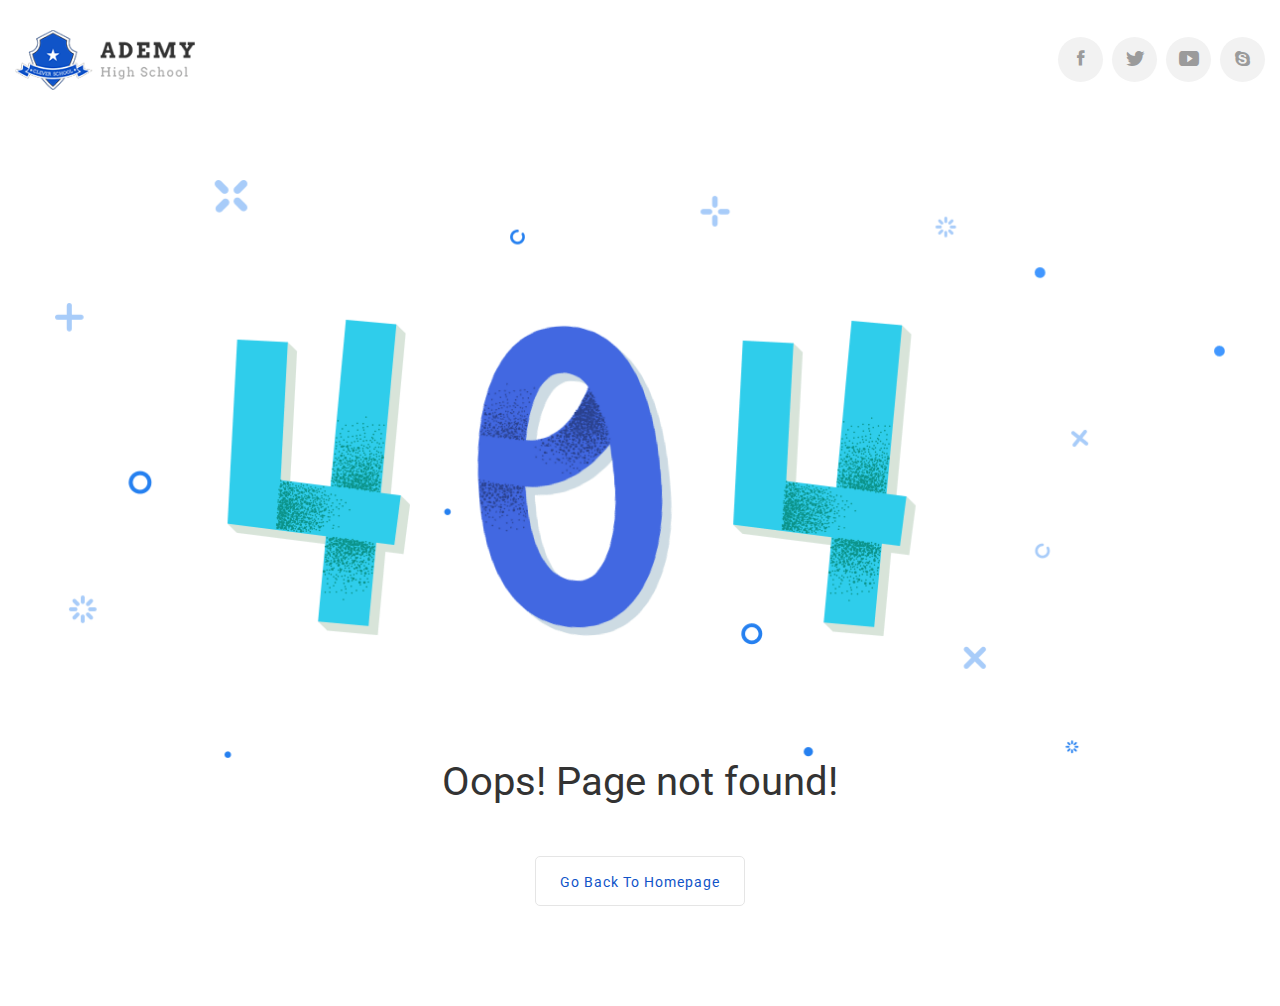
<file: error-404.html>
<!doctype html>
<html class="no-js" lang="en">

<head>
    <meta charset="utf-8">
    <meta http-equiv="x-ua-compatible" content="ie=edge">
    <title>Page not found - Ademy</title>
    <meta name="robots" content="noindex, follow" />
    <meta name="description" content="">
    <meta name="viewport" content="width=device-width, initial-scale=1, shrink-to-fit=no">
    <!-- Favicon -->
    <link rel="shortcut icon" type="image/x-icon" href="assets/images/favicon.ico">

    <!-- CSS
	============================================ -->

    <!-- Bootstrap CSS -->
    <link rel="stylesheet" href="assets/css/vendor/bootstrap.min.css">
    <!-- Ionicons -->
    <link rel="stylesheet" href="assets/css/vendor/ion-fonts.css">
    <!-- Themify Icon -->
    <link rel="stylesheet" href="assets/css/vendor/themify-icons.css">
    <!-- Slick CSS -->
    <link rel="stylesheet" href="assets/css/plugins/slick.min.css">
    <!-- Animation -->
    <link rel="stylesheet" href="assets/css/plugins/animate.min.css">
    <!-- jQuery Ui -->
    <link rel="stylesheet" href="assets/css/plugins/jquery-ui.min.css">
    <!-- Nice Select -->
    <link rel="stylesheet" href="assets/css/plugins/nice-select.min.css">
    <!-- Animated Headlines -->
    <link rel="stylesheet" href="assets/css/plugins/animated-headlines.css">
    <!-- Magnific Popup -->
    <link rel="stylesheet" href="assets/css/plugins/magnific-popup.min.css">
    <!-- datetimepicker -->
    <link rel="stylesheet" href="assets/css/plugins/jquery.datetimepicker.min.css">

    <!-- Vendor & Plugins CSS (Please remove the comment from below vendor.min.css & plugins.min.css for better website load performance and remove css files from the above) -->

    <!-- <link rel="stylesheet" href="assets/css/vendor/vendor.min.css">
    <link rel="stylesheet" href="assets/css/plugins/plugins.min.css"> -->

    <!-- Main Style CSS (Please use minify version for better website load performance) -->
    <link rel="stylesheet" href="assets/css/style.css">
    <!-- <link rel="stylesheet" href="assets/css/style.min.css"> -->

</head>

<body class="template-color-1">

    <div class="main-wrapper">

        <!-- Begin Main Header Area Four -->
        <header class="main-header_area-4">
            <div class="main-header">
                <div class="container-fluid">
                    <div class="row">
                        <div class="col-lg-12">
                            <div class="main-header_nav row align-items-center shadow-none">
                                <div class="col-sm-6">
                                    <div class="header-logo">
                                        <a href="index.html">
                                            <img class="img-full" src="assets/images/logo/1.png" alt="Header Logo">
                                        </a>
                                    </div>
                                </div>
                                <div class="col-sm-6">
                                    <div class="header-right_area with-radius">
                                        <ul class="social-link">
                                            <li class="facebook">
                                                <a href="https://www.facebook.com" data-toggle="tooltip" target="_blank" title="Facebook">
                                                    <i class="ion-social-facebook"></i>
                                                </a>
                                            </li>
                                            <li class="twitter">
                                                <a href="https://twitter.com" data-toggle="tooltip" target="_blank" title="Twitter">
                                                    <i class="ion-social-twitter"></i>
                                                </a>
                                            </li>
                                            <li class="youtube">
                                                <a href="https://www.youtube.com/" data-toggle="tooltip" target="_blank" title="Youtube">
                                                    <i class="ion-social-youtube"></i>
                                                </a>
                                            </li>
                                            <li class="skype">
                                                <a href="https://skype.com/" data-toggle="tooltip" target="_blank" title="Skype">
                                                    <i class="ion-social-skype"></i>
                                                </a>
                                            </li>
                                        </ul>
                                    </div>
                                </div>
                            </div>
                        </div>
                    </div>
                </div>
            </div>
        </header>
        <!-- Main Header Area Four End Here -->

        <!-- Begin Main Content Area -->
        <main class="main-content">
            <!-- Begin Error 404 Area -->
            <div class="error-404_area">
                <div class="container">
                    <div class="row">
                        <div class="col-lg-12">
                            <div class="error-404_item">
                                <div class="error-img">
                                    <img src="assets/images/error-404/1.png" alt="Error Image">
                                </div>
                                <h1 class="heading mb-0">Oops! Page not found!</h1>
                                <div class="button-wrap position-center">
                                    <a class="ademy-btn btn-transparent whisper-border btn-lg_size with-border_radius" href="index.html">Go back to homepage</a>
                                </div>
                            </div>
                        </div>
                    </div>
                </div>
            </div>
            <!-- Error 404 Area End Here -->
        </main>
        <!-- Main Content Area End Here -->

    </div>

    <!-- JS
============================================ -->

    <!-- jQuery JS -->
    <script src="assets/js/vendor/jquery-3.5.0.min.js"></script>
    <!-- jQuery Migrate JS -->
    <script src="assets/js/vendor/jquery-migrate-3.1.0.min.js"></script>
    <!-- Modernizer JS -->
    <script src="assets/js/vendor/modernizr-2.8.3.min.js"></script>
    <!-- Bootstrap JS -->
    <script src="assets/js/vendor/bootstrap.bundle.min.js"></script>

    <!-- Slick Slider JS -->
    <script src="assets/js/plugins/slick.min.js"></script>
    <!-- Counterup JS -->
    <script src="assets/js/plugins/jquery.counterup.min.js"></script>
    <!-- Nice Select JS -->
    <script src="assets/js/plugins/jquery.nice-select.min.js"></script>
    <!-- Jquery-ui JS -->
    <script src="assets/js/plugins/jquery-ui.min.js"></script>
    <script src="assets/js/plugins/jquery.ui.touch-punch.min.js"></script>
    <!-- Waypoints JS -->
    <script src="assets/js/plugins/waypoints.min.js"></script>
    <!-- Wow JS -->
    <script src="assets/js/plugins/wow.min.js"></script>
    <!-- Animated Headlines JS -->
    <script src="assets/js/plugins/animated-headlines.js"></script>
    <!-- Magnific Popup JS -->
    <script src="assets/js/plugins/jquery.magnific-popup.min.js"></script>
    <!-- datetimepicker JS -->
    <script src="assets/js/plugins/jquery.datetimepicker.full.min.js"></script>

    <!-- Vendor & Plugins JS (Please remove the comment from below vendor.min.js & plugins.min.js for better website load performance and remove js files from avobe) -->
    <!-- 
<script src="assets/js/vendor/vendor.min.js"></script>
<script src="assets/js/plugins/plugins.min.js"></script> -->

    <!-- Main JS -->
    <script src="assets/js/main.js"></script>

</body>

</html>
</file>
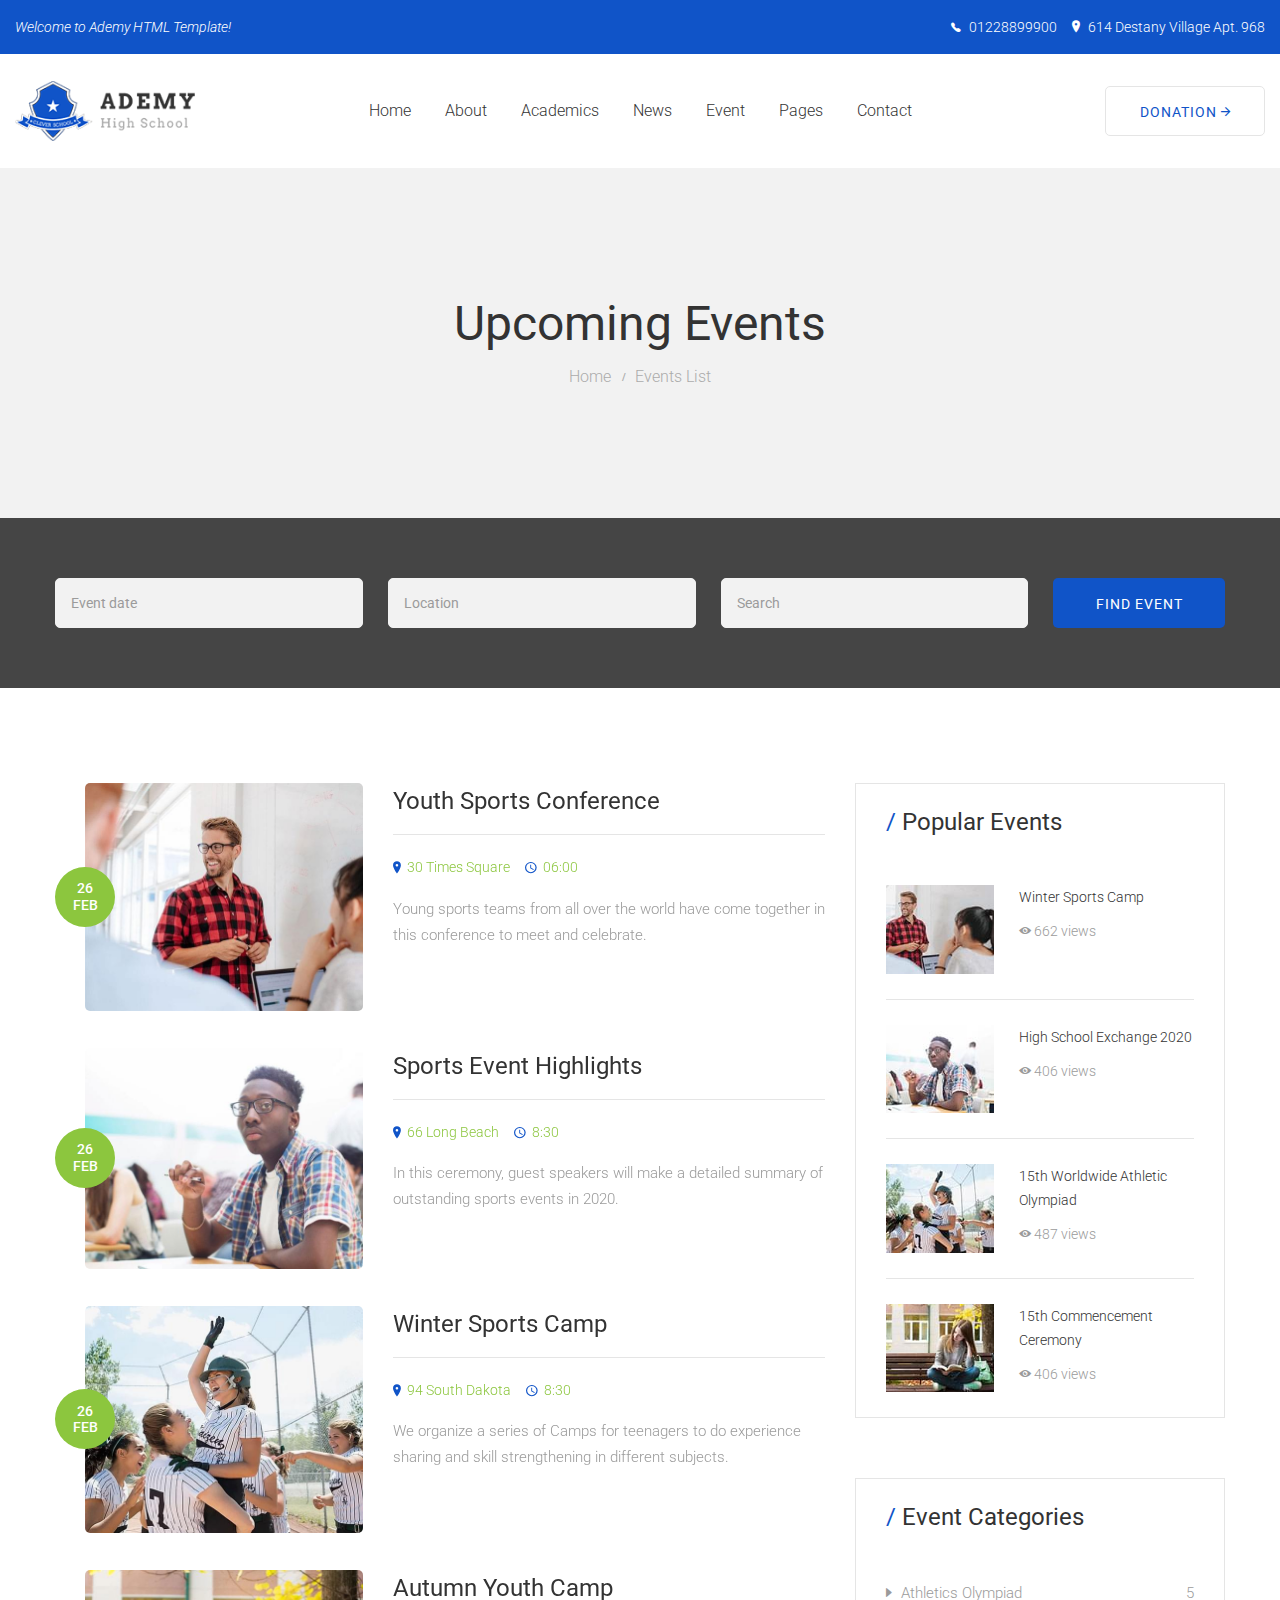
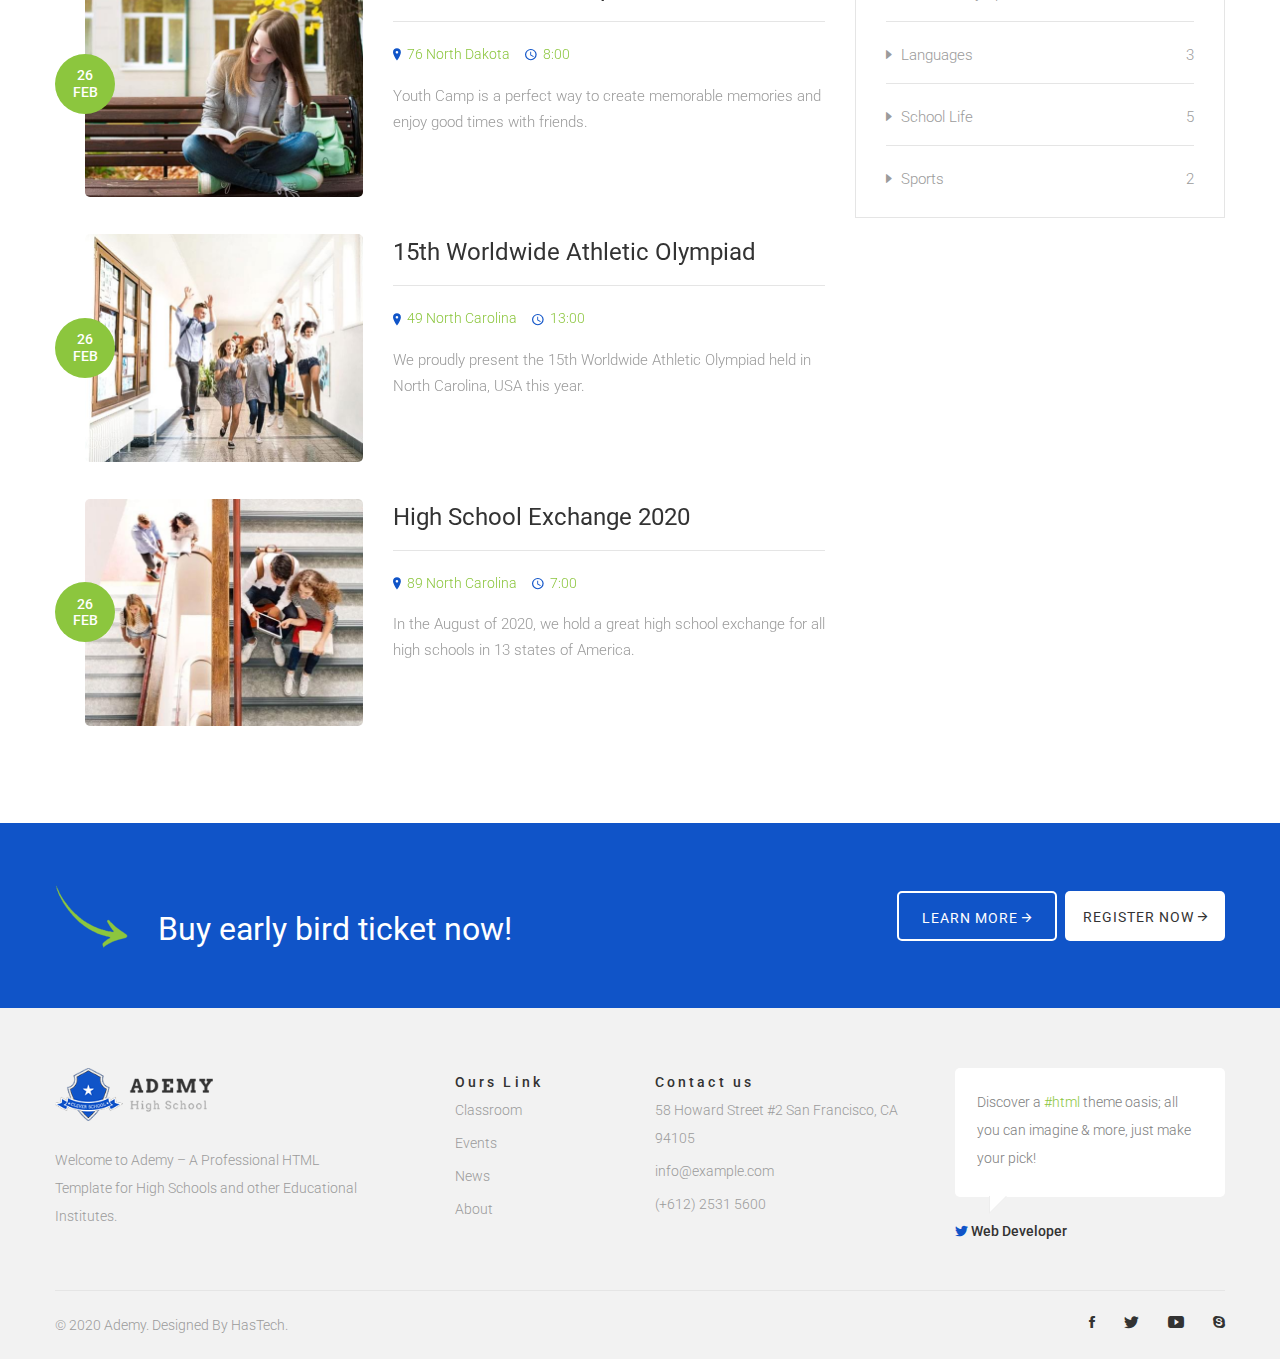
<file: event-list.html>
<!doctype html>
<html class="no-js" lang="en">

<head>
    <meta charset="utf-8">
    <meta http-equiv="x-ua-compatible" content="ie=edge">
    <title>Event List - Ademy</title>
    <meta name="robots" content="noindex, follow" />
    <meta name="description" content="">
    <meta name="viewport" content="width=device-width, initial-scale=1, shrink-to-fit=no">
    <!-- Favicon -->
    <link rel="shortcut icon" type="image/x-icon" href="assets/images/favicon.ico">

    <!-- CSS
	============================================ -->

    <!-- Bootstrap CSS -->
    <link rel="stylesheet" href="assets/css/vendor/bootstrap.min.css">
    <!-- Ionicons -->
    <link rel="stylesheet" href="assets/css/vendor/ion-fonts.css">
    <!-- Themify Icon -->
    <link rel="stylesheet" href="assets/css/vendor/themify-icons.css">
    <!-- Slick CSS -->
    <link rel="stylesheet" href="assets/css/plugins/slick.min.css">
    <!-- Animation -->
    <link rel="stylesheet" href="assets/css/plugins/animate.min.css">
    <!-- jQuery Ui -->
    <link rel="stylesheet" href="assets/css/plugins/jquery-ui.min.css">
    <!-- Nice Select -->
    <link rel="stylesheet" href="assets/css/plugins/nice-select.min.css">
    <!-- Animated Headlines -->
    <link rel="stylesheet" href="assets/css/plugins/animated-headlines.css">
    <!-- Magnific Popup -->
    <link rel="stylesheet" href="assets/css/plugins/magnific-popup.min.css">
    <!-- datetimepicker -->
    <link rel="stylesheet" href="assets/css/plugins/jquery.datetimepicker.min.css">

    <!-- Vendor & Plugins CSS (Please remove the comment from below vendor.min.css & plugins.min.css for better website load performance and remove css files from the above) -->

    <!-- <link rel="stylesheet" href="assets/css/vendor/vendor.min.css">
    <link rel="stylesheet" href="assets/css/plugins/plugins.min.css"> -->

    <!-- Main Style CSS (Please use minify version for better website load performance) -->
    <link rel="stylesheet" href="assets/css/style.css">
    <!-- <link rel="stylesheet" href="assets/css/style.min.css"> -->

</head>

<body class="template-color-1">

    <div class="main-wrapper">

        <!-- Begin Main Header Area Three -->
        <header class="main-header_area-3">
            <div class="header-top_area bg-denim_color d-none d-lg-block">
                <div class="container-fluid">
                    <div class="row align-items-center">
                        <div class="col-lg-4">
                            <div class="ht-left">
                                <span class="ht-intro font-italic">Welcome to Ademy HTML Template!</span>
                            </div>
                        </div>
                        <div class="col-lg-8">
                            <div class="ht-right without-donate">
                                <ul>
                                    <li class="contuct-number">
                                        <i class="ion-ios-telephone mr-1"></i>
                                        <a href="tel://+01228899900">01228899900</a>
                                    </li>
                                    <li class="address">
                                        <i class="ion-ios-location mr-1"></i>
                                        <span>614 Destany Village Apt. 968</span>
                                    </li>
                                </ul>
                            </div>
                        </div>
                    </div>
                </div>
            </div>
            <div class="main-header">
                <div class="container-fluid">
                    <div class="row">
                        <div class="col-lg-12">
                            <div class="main-header_nav row align-items-center">
                                <div class="col-xl-3 col-lg-2 col-6">
                                    <div class="header-logo">
                                        <a href="index.html">
                                            <img class="img-full" src="assets/images/logo/1.png" alt="Header Logo">
                                        </a>
                                    </div>
                                </div>
                                <div class="col-xl-6 col-lg-8 position-static d-none d-lg-block">
                                    <div class="main-menu_area">
                                        <nav class="main-nav d-flex justify-content-center">
                                            <ul>
                                                <li><a href="index.html">Home</a>
                                                    <ul class="ademy-dropdown">
                                                        <li>
                                                            <a href="index-2.html">
                                                                <i class="ion-chevron-right"></i>
                                                                Home 02
                                                            </a>
                                                        </li>
                                                        <li>
                                                            <a href="index-3.html">
                                                                <i class="ion-chevron-right"></i>
                                                                Home 03
                                                            </a>
                                                        </li>
                                                    </ul>
                                                </li>
                                                <li><a href="about-us.html">About</a>
                                                    <ul class="ademy-dropdown">
                                                        <li>
                                                            <a href="about-us.html">
                                                                <i class="ion-chevron-right"></i>
                                                                About us
                                                            </a>
                                                        </li>
                                                        <li>
                                                            <a href="pricing-plans.html">
                                                                <i class="ion-chevron-right"></i>
                                                                Pricing Plans
                                                            </a>
                                                        </li>
                                                    </ul>
                                                </li>
                                                <li><a href="academics.html">Academics</a>
                                                    <ul class="ademy-dropdown">
                                                        <li>
                                                            <a href="our-classes.html">
                                                                <i class="ion-chevron-right"></i>
                                                                Our Classes
                                                            </a>
                                                        </li>
                                                        <li>
                                                            <a href="our-classes-list.html">
                                                                <i class="ion-chevron-right"></i>
                                                                Our Classes - List
                                                            </a>
                                                        </li>
                                                        <li>
                                                            <a href="single-class.html">
                                                                <i class="ion-chevron-right"></i>
                                                                Single Class
                                                            </a>
                                                        </li>
                                                    </ul>
                                                </li>
                                                <li><a href="news.html">News</a>
                                                    <ul class="ademy-dropdown">
                                                        <li>
                                                            <a href="news-list.html">
                                                                <i class="ion-chevron-right"></i>
                                                                News - List
                                                            </a>
                                                        </li>
                                                        <li>
                                                            <a href="single-post.html">
                                                                <i class="ion-chevron-right"></i>
                                                                Single Post
                                                            </a>
                                                        </li>
                                                    </ul>
                                                </li>
                                                <li><a href="event-page.html">Event</a>
                                                    <ul class="ademy-dropdown">
                                                        <li>
                                                            <a href="event-list.html">
                                                                <i class="ion-chevron-right"></i>
                                                                Event - List
                                                            </a>
                                                        </li>
                                                        <li>
                                                            <a href="single-event.html">
                                                                <i class="ion-chevron-right"></i>
                                                                Single Event
                                                            </a>
                                                        </li>
                                                    </ul>
                                                </li>
                                                <li><a href="javascript:void(0)">Pages</a>
                                                    <ul class="ademy-dropdown">
                                                        <li class="submenu-holder">
                                                            <a href="faculty-and-staff.html">
                                                                <i class="ion-chevron-right"></i>
                                                                Faculty and staff
                                                                <span class="submenu-indicate ion-chevron-right"></span>
                                                            </a>
                                                            <ul class="ademy-dropdown ademy-submenu">
                                                                <li>
                                                                    <a href="profile.html">
                                                                        <i class="ion-chevron-right"></i>
                                                                        Profile
                                                                    </a>
                                                                </li>
                                                            </ul>
                                                        </li>
                                                        <li>
                                                            <a href="faculty-and-staff-2.html">
                                                                <i class="ion-chevron-right"></i>
                                                                Faculty and staff 02
                                                            </a>
                                                        </li>
                                                        <li>
                                                            <a href="coming-soon.html">
                                                                <i class="ion-chevron-right"></i>
                                                                Coming Soon
                                                            </a>
                                                        </li>
                                                        <li>
                                                            <a href="error-404.html">
                                                                <i class="ion-chevron-right"></i>
                                                                404
                                                            </a>
                                                        </li>
                                                    </ul>
                                                </li>
                                                <li><a href="contact.html">Contact</a>
                                                </li>
                                            </ul>
                                        </nav>
                                    </div>
                                </div>
                                <div class="col-xl-3 col-lg-2 d-none d-lg-block">
                                    <div class="header-right_area">
                                        <a href="javascript:void(0)" class="ademy-btn btn-transparent whisper-border with-border_radius text-uppercase">Donation
                                            <i class="ion-android-arrow-forward"></i>
                                        </a>
                                    </div>
                                </div>
                                <div class="col-6 d-block d-lg-none">
                                    <div class="header-right_area with-radius justify-content-end">
                                        <ul>
                                            <li class="mobile-menu_wrap">
                                                <a href="#mobileMenu" class="mobile-menu_btn toolbar-btn">
                                                    <i class="ion-navicon-round"></i>
                                                </a>
                                            </li>
                                        </ul>
                                    </div>
                                </div>
                            </div>
                        </div>
                    </div>
                </div>
            </div>
            <div class="main-header header-sticky">
                <div class="container">
                    <div class="row">
                        <div class="col-lg-12">
                            <div class="main-header_nav row align-items-center">
                                <div class="col-xl-3 col-lg-2 col-6">
                                    <div class="header-logo">
                                        <a href="index.html">
                                            <img class="img-full" src="assets/images/logo/1.png" alt="Header Logo">
                                        </a>
                                    </div>
                                </div>
                                <div class="col-xl-6 col-lg-8 position-static d-none d-lg-block">
                                    <div class="main-menu_area">
                                        <nav class="main-nav d-flex justify-content-center">
                                            <ul>
                                                <li><a href="index.html">Home</a>
                                                    <ul class="ademy-dropdown">
                                                        <li>
                                                            <a href="index-2.html">
                                                                <i class="ion-chevron-right"></i>
                                                                Home 02
                                                            </a>
                                                        </li>
                                                        <li>
                                                            <a href="index-3.html">
                                                                <i class="ion-chevron-right"></i>
                                                                Home 03
                                                            </a>
                                                        </li>
                                                    </ul>
                                                </li>
                                                <li><a href="about-us.html">About</a>
                                                    <ul class="ademy-dropdown">
                                                        <li>
                                                            <a href="about-us.html">
                                                                <i class="ion-chevron-right"></i>
                                                                About us
                                                            </a>
                                                        </li>
                                                        <li>
                                                            <a href="pricing-plans.html">
                                                                <i class="ion-chevron-right"></i>
                                                                Pricing Plans
                                                            </a>
                                                        </li>
                                                    </ul>
                                                </li>
                                                <li><a href="academics.html">Academics</a>
                                                    <ul class="ademy-dropdown">
                                                        <li>
                                                            <a href="our-classes.html">
                                                                <i class="ion-chevron-right"></i>
                                                                Our Classes
                                                            </a>
                                                        </li>
                                                        <li>
                                                            <a href="our-classes-list.html">
                                                                <i class="ion-chevron-right"></i>
                                                                Our Classes - List
                                                            </a>
                                                        </li>
                                                        <li>
                                                            <a href="single-class.html">
                                                                <i class="ion-chevron-right"></i>
                                                                Single Class
                                                            </a>
                                                        </li>
                                                    </ul>
                                                </li>
                                                <li><a href="news.html">News</a>
                                                    <ul class="ademy-dropdown">
                                                        <li>
                                                            <a href="news-list.html">
                                                                <i class="ion-chevron-right"></i>
                                                                News - List
                                                            </a>
                                                        </li>
                                                        <li>
                                                            <a href="single-post.html">
                                                                <i class="ion-chevron-right"></i>
                                                                Single Post
                                                            </a>
                                                        </li>
                                                    </ul>
                                                </li>
                                                <li><a href="event-page.html">Event</a>
                                                    <ul class="ademy-dropdown">
                                                        <li>
                                                            <a href="event-list.html">
                                                                <i class="ion-chevron-right"></i>
                                                                Event - List
                                                            </a>
                                                        </li>
                                                        <li>
                                                            <a href="single-event.html">
                                                                <i class="ion-chevron-right"></i>
                                                                Single Event
                                                            </a>
                                                        </li>
                                                    </ul>
                                                </li>
                                                <li><a href="javascript:void(0)">Pages</a>
                                                    <ul class="ademy-dropdown">
                                                        <li class="submenu-holder">
                                                            <a href="faculty-and-staff.html">
                                                                <i class="ion-chevron-right"></i>
                                                                Faculty and staff
                                                                <span class="submenu-indicate ion-chevron-right"></span>
                                                            </a>
                                                            <ul class="ademy-dropdown ademy-submenu">
                                                                <li>
                                                                    <a href="profile.html">
                                                                        <i class="ion-chevron-right"></i>
                                                                        Profile
                                                                    </a>
                                                                </li>
                                                            </ul>
                                                        </li>
                                                        <li>
                                                            <a href="faculty-and-staff-2.html">
                                                                <i class="ion-chevron-right"></i>
                                                                Faculty and staff 02
                                                            </a>
                                                        </li>
                                                        <li>
                                                            <a href="coming-soon.html">
                                                                <i class="ion-chevron-right"></i>
                                                                Coming Soon
                                                            </a>
                                                        </li>
                                                        <li>
                                                            <a href="error-404.html">
                                                                <i class="ion-chevron-right"></i>
                                                                404
                                                            </a>
                                                        </li>
                                                    </ul>
                                                </li>
                                                <li><a href="contact.html">Contact</a>
                                                </li>
                                            </ul>
                                        </nav>
                                    </div>
                                </div>
                                <div class="col-xl-3 col-lg-2 d-none d-lg-block">
                                    <div class="header-right_area">
                                        <a href="javascript:void(0)" class="ademy-btn btn-transparent whisper-border with-border_radius text-uppercase">Donation
                                            <i class="ion-android-arrow-forward"></i>
                                        </a>
                                    </div>
                                </div>
                                <div class="col-6 d-block d-lg-none">
                                    <div class="header-right_area with-radius justify-content-end">
                                        <ul>
                                            <li class="mobile-menu_wrap">
                                                <a href="#mobileMenu" class="mobile-menu_btn toolbar-btn">
                                                    <i class="ion-navicon-round"></i>
                                                </a>
                                            </li>
                                        </ul>
                                    </div>
                                </div>
                            </div>
                        </div>
                    </div>
                </div>
            </div>
            <div class="mobile-menu_wrapper" id="mobileMenu">
                <div class="offcanvas-menu-inner">
                    <div class="offcanvas-inner_search">
                        <form action="#" class="hm-searchbox">
                            <input type="text" placeholder="Search for item...">
                            <button class="search_btn" type="submit"><i class="ion-ios-search-strong"></i></button>
                        </form>
                    </div>
                    <a href="#" class="btn-close"><i class="ion-close-round"></i></a>
                    <div class="offcanvas-navigation_wrap">
                        <nav class="offcanvas-navigation">
                            <ul class="mobile-menu">
                                <li class="menu-item-has-children active"><a href="#"><span class="mm-text">Home <i
                                            class="ion-ios-arrow-down"></i></span></a>
                                    <ul class="sub-menu">
                                        <li>
                                            <a href="index.html">
                                                <span class="mm-text">Home 01</span>
                                            </a>
                                        </li>
                                        <li>
                                            <a href="index-2.html">
                                                <span class="mm-text">Home 02</span>
                                            </a>
                                        </li>
                                        <li>
                                            <a href="index-3.html">
                                                <span class="mm-text">Home 03</span>
                                            </a>
                                        </li>
                                    </ul>
                                </li>
                                <li class="menu-item-has-children">
                                    <a href="#">
                                        <span class="mm-text">About <i class="ion-ios-arrow-down"></i></span>
                                    </a>
                                    <ul class="sub-menu">
                                        <li>
                                            <a href="about-us.html">
                                                <span class="mm-text">About Us</span>
                                            </a>
                                        </li>
                                        <li>
                                            <a href="pricing-plans.html">
                                                <span class="mm-text">Pricing Plans</span>
                                            </a>
                                        </li>
                                    </ul>
                                </li>
                                <li class="menu-item-has-children">
                                    <a href="#">
                                        <span class="mm-text">Academics <i class="ion-ios-arrow-down"></i></span>
                                    </a>
                                    <ul class="sub-menu">
                                        <li>
                                            <a href="academics.html">
                                                <span class="mm-text">Academics Default</span>
                                            </a>
                                        </li>
                                        <li>
                                            <a href="our-classes.html">
                                                <span class="mm-text">Our Classes</span>
                                            </a>
                                        </li>
                                        <li>
                                            <a href="our-classes-list.html">
                                                <span class="mm-text">Our Classes List</span>
                                            </a>
                                        </li>
                                        <li>
                                            <a href="single-class.html">
                                                <span class="mm-text">Single Class</span>
                                            </a>
                                        </li>
                                    </ul>
                                </li>
                                <li class="menu-item-has-children">
                                    <a href="#">
                                        <span class="mm-text">News <i class="ion-ios-arrow-down"></i></span>
                                    </a>
                                    <ul class="sub-menu">
                                        <li>
                                            <a href="news.html">
                                                <span class="mm-text">News Default</span>
                                            </a>
                                        </li>
                                        <li>
                                            <a href="news-list.html">
                                                <span class="mm-text">News List</span>
                                            </a>
                                        </li>
                                        <li>
                                            <a href="single-post.html">
                                                <span class="mm-text">Single Post</span>
                                            </a>
                                        </li>
                                    </ul>
                                </li>
                                <li class="menu-item-has-children">
                                    <a href="#">
                                        <span class="mm-text">Event <i class="ion-ios-arrow-down"></i></span>
                                    </a>
                                    <ul class="sub-menu">
                                        <li>
                                            <a href="event-page.html">
                                                <span class="mm-text">Event Page</span>
                                            </a>
                                        </li>
                                        <li>
                                            <a href="event-list.html">
                                                <span class="mm-text">Event List</span>
                                            </a>
                                        </li>
                                        <li>
                                            <a href="single-event.html">
                                                <span class="mm-text">Single Event</span>
                                            </a>
                                        </li>
                                    </ul>
                                </li>
                                <li class="menu-item-has-children">
                                    <a href="#">
                                        <span class="mm-text">Pages <i class="ion-ios-arrow-down"></i></span>
                                    </a>
                                    <ul class="sub-menu">
                                        <li>
                                            <a href="faculty-and-staff.html">
                                                <span class="mm-text">Faculty and Staff</span>
                                            </a>
                                        </li>
                                        <li>
                                            <a href="faculty-and-staff-2.html">
                                                <span class="mm-text">Faculty and Staff 02</span>
                                            </a>
                                        </li>
                                        <li>
                                            <a href="profile.html">
                                                <span class="mm-text">Profile</span>
                                            </a>
                                        </li>
                                        <li>
                                            <a href="coming-soon.html">
                                                <span class="mm-text">Coming Soon</span>
                                            </a>
                                        </li>
                                        <li>
                                            <a href="error-404.html">
                                                <span class="mm-text">Error 404</span>
                                            </a>
                                        </li>
                                    </ul>
                                </li>
                                <li>
                                    <a href="contact.html">
                                        <span class="mm-text">Contact</span>
                                    </a>
                                </li>
                            </ul>
                        </nav>
                        <nav class="offcanvas-navigation-2">
                            <div class="ht-right inner-header_info">
                                <ul>
                                    <li class="contuct-number">
                                        <i class="ion-ios-telephone mr-1"></i>
                                        <a href="tel://+01228899900">01228899900</a>
                                    </li>
                                    <li class="address">
                                        <i class="ion-ios-location mr-1"></i>
                                        <span>614 Destany Village Apt. 968</span>
                                    </li>
                                    <li class="donate">
                                        <a class="ademy-btn atlantis-color_btn" href="javascript:void(0)">Donate</a>
                                    </li>
                                </ul>
                            </div>
                            <div class="header-right_area inner-social_link justify-content-start">
                                <ul class="social-link">
                                    <li class="facebook">
                                        <a href="https://www.facebook.com" data-toggle="tooltip" target="_blank" title="Facebook">
                                            <i class="ion-social-facebook"></i>
                                        </a>
                                    </li>
                                    <li class="twitter">
                                        <a href="https://twitter.com" data-toggle="tooltip" target="_blank" title="Twitter">
                                            <i class="ion-social-twitter"></i>
                                        </a>
                                    </li>
                                    <li class="youtube">
                                        <a href="https://www.youtube.com/" data-toggle="tooltip" target="_blank" title="Youtube">
                                            <i class="ion-social-youtube"></i>
                                        </a>
                                    </li>
                                    <li class="skype">
                                        <a href="https://skype.com/" data-toggle="tooltip" target="_blank" title="Skype">
                                            <i class="ion-social-skype"></i>
                                        </a>
                                    </li>
                                </ul>
                            </div>
                        </nav>
                    </div>
                </div>
            </div>
            <div class="global-overlay"></div>
        </header>
        <!-- Main Header Area Three End Here -->

        <!-- Begin Ademy's Breadcrumb Area -->
        <div class="breadcrumb-area">
            <div class="container-fluid h-100">
                <div class="breadcrumb-content h-100">
                    <h1 class="text-capitalize mb-0">Upcoming Events</h1>
                    <ul>
                        <li><a class="text-capitalize" href="index.html">Home</a></li>
                        <li class="active text-capitalize">Events List</li>
                    </ul>
                </div>
            </div>
        </div>
        <!-- Ademy's Breadcrumb Area End Here -->

        <!-- Begin Main Content Area -->
        <main class="main-content">

            <!-- Begin Event Form Area -->
            <div class="event-form_area bg-charcoal_color">
                <div class="container">
                    <div class="row">
                        <div class="col-lg-12">
                            <div class="event-form_wrap">
                                <form class="event-form" action="javascript:void(0)">
                                    <input id="datetimepicker" class="input-field" type="text" placeholder="Event date">
                                    <input class="input-field" type="text" placeholder="Location">
                                    <input class="input-field" type="text" placeholder="Search">
                                    <a class="ademy-btn with-border_radius denim-color_btn specific-btn_width" href="javascript:void(0)">Find event</a>
                                </form>
                            </div>
                        </div>
                    </div>
                </div>
            </div>
            <!-- Event Form Area End Here -->

            <!-- Begin Event Area Four -->
            <div class="event-area event-area-4">
                <div class="container">
                    <div class="row">
                        <div class="col-lg-4 order-2">
                            <div class="sidebar-area event-sidebar_area">
                                <div class="widgets-area event-widgets_area">
                                    <div class="inner-area">
                                        <h2 class="heading mb-0"><span>/</span> Popular Events</h2>
                                        <div class="widgets-item">
                                            <ul class="list-item_wrap">
                                                <li>
                                                    <ul class="list-item event-list_item">
                                                        <li class="list-item_img">
                                                            <img src="assets/images/sidebar/small-size/event/1.jpg" alt="Event Image">
                                                        </li>
                                                        <li class="list-item_content">
                                                            <a class="entry-title" href="single-event.html">Winter Sports Camp</a>
                                                            <span class="entry-view">
                                                        <i class="ion-eye"></i> 662 views
                                                    </span>
                                                        </li>
                                                    </ul>
                                                </li>
                                                <li>
                                                    <ul class="list-item event-list_item">
                                                        <li class="list-item_img">
                                                            <img src="assets/images/sidebar/small-size/event/2.jpg" alt="Event Image">
                                                        </li>
                                                        <li class="list-item_content">
                                                            <a class="entry-title" href="single-event.html">High School Exchange 2020</a>
                                                            <span class="entry-view">
                                                        <i class="ion-eye"></i> 406 views
                                                    </span>
                                                        </li>
                                                    </ul>
                                                </li>
                                                <li>
                                                    <ul class="list-item event-list_item">
                                                        <li class="list-item_img">
                                                            <img src="assets/images/sidebar/small-size/event/3.jpg" alt="Event Image">
                                                        </li>
                                                        <li class="list-item_content">
                                                            <a class="entry-title" href="single-event.html">15th Worldwide Athletic Olympiad</a>
                                                            <span class="entry-view">
                                                        <i class="ion-eye"></i> 487 views
                                                    </span>
                                                        </li>
                                                    </ul>
                                                </li>
                                                <li>
                                                    <ul class="list-item event-list_item">
                                                        <li class="list-item_img">
                                                            <img src="assets/images/sidebar/small-size/event/4.jpg" alt="Event Image">
                                                        </li>
                                                        <li class="list-item_content">
                                                            <a class="entry-title" href="single-event.html">15th Commencement Ceremony</a>
                                                            <span class="entry-view">
                                                        <i class="ion-eye"></i> 406 views
                                                    </span>
                                                        </li>
                                                    </ul>
                                                </li>
                                            </ul>
                                        </div>
                                    </div>
                                </div>
                                <div class="widgets-area categories-area">
                                    <div class="inner-area">
                                        <h2 class="heading mb-0"><span>/</span> Event Categories</h2>
                                        <div class="widgets-item">
                                            <ul class="list-item_wrap">
                                                <li>
                                                    <ul class="list-item">
                                                        <li>
                                                            <a href="javascript:void(0)">Athletics Olympiad
                                                                <span>5</span>
                                                            </a>
                                                        </li>
                                                    </ul>
                                                </li>
                                                <li>
                                                    <ul class="list-item">
                                                        <li>
                                                            <a href="javascript:void(0)">Languages
                                                                <span>3</span>
                                                            </a>
                                                        </li>
                                                    </ul>
                                                </li>
                                                <li>
                                                    <ul class="list-item">
                                                        <li>
                                                            <a href="javascript:void(0)">School Life
                                                                <span>5</span>
                                                            </a>
                                                        </li>
                                                    </ul>
                                                </li>
                                                <li>
                                                    <ul class="list-item">
                                                        <li>
                                                            <a href="javascript:void(0)">Sports
                                                                <span>2</span>
                                                            </a>
                                                        </li>
                                                    </ul>
                                                </li>
                                            </ul>
                                        </div>
                                    </div>
                                </div>
                            </div>
                        </div>
                        <div class="col-lg-8 order-1">
                            <div class="ademy-element-carousel event-list_slider" data-slick-options='{
                        "slidesToShow": 1,
                        "slidesToScroll": 1,
                        "infinite": false,
                        "arrows": false,
                        "dots": false,
                        "spaceBetween": 30,
                        "rows": 6
                        }' data-slick-responsive='[
                        {"breakpoint": 1200, "settings": {
                        "slidesToShow": 1
                        }},
                        {"breakpoint": 992, "settings": {
                        "slidesToShow": 1
                        }},
                        {"breakpoint": 576, "settings": {
                        "slidesToShow": 1
                        }}
                    ]'>

                                <div class="slide-list_item">
                                    <div class="single-item border-bottom-0 p-0">
                                        <div class="single-img position-relative">
                                            <a href="single-event.html">
                                                <img class="img-full" src="assets/images/event/1.jpg" alt="Event Image">
                                            </a>
                                            <div class="sticker-2 middle-left_side sm-size">
                                                <span class="day">26</span>
                                                <span class="month text-uppercase">Feb</span>
                                            </div>
                                        </div>
                                        <div class="single-item_content">
                                            <div class="inner-content">
                                                <h3 class="heading mb-0">
                                                    <a href="single-event.html">Youth Sports Conference</a>
                                                </h3>
                                                <div class="entry-meta">
                                                    <ul class="justify-content-start">
                                                        <li>
                                                            <a href="javascript:void(0)">
                                                                <i class="ion-ios-location"></i>
                                                                30 Times Square
                                                            </a>
                                                        </li>
                                                        <li>
                                                            <a href="javascript:void(0)">
                                                                <i class="ion-android-time"></i>
                                                                06:00
                                                            </a>
                                                        </li>
                                                    </ul>
                                                </div>
                                                <p class="short-desc mb-0">
                                                    Young sports teams from all over the world have come together in this conference to meet and celebrate.
                                                </p>
                                            </div>
                                        </div>
                                    </div>
                                </div>
                                <div class="slide-list_item">
                                    <div class="single-item border-bottom-0 pb-0">
                                        <div class="single-img position-relative">
                                            <a href="single-event.html">
                                                <img class="img-full" src="assets/images/event/2.jpg" alt="Event Image">
                                            </a>
                                            <div class="sticker-2 middle-left_side sm-size">
                                                <span class="day">26</span>
                                                <span class="month text-uppercase">Feb</span>
                                            </div>
                                        </div>
                                        <div class="single-item_content">
                                            <div class="inner-content">
                                                <h3 class="heading mb-0">
                                                    <a href="single-event.html">Sports Event Highlights</a>
                                                </h3>
                                                <div class="entry-meta">
                                                    <ul class="justify-content-start">
                                                        <li>
                                                            <a href="javascript:void(0)">
                                                                <i class="ion-ios-location"></i>
                                                                66 Long Beach
                                                            </a>
                                                        </li>
                                                        <li>
                                                            <a href="javascript:void(0)">
                                                                <i class="ion-android-time"></i>
                                                                8:30
                                                            </a>
                                                        </li>
                                                    </ul>
                                                </div>
                                                <p class="short-desc mb-0">
                                                    In this ceremony, guest speakers will make a detailed summary of outstanding sports events in 2020.
                                                </p>
                                            </div>
                                        </div>
                                    </div>
                                </div>
                                <div class="slide-list_item">
                                    <div class="single-item border-bottom-0 pb-0">
                                        <div class="single-img position-relative">
                                            <a href="single-event.html">
                                                <img class="img-full" src="assets/images/event/3.jpg" alt="Event Image">
                                            </a>
                                            <div class="sticker-2 middle-left_side sm-size">
                                                <span class="day">26</span>
                                                <span class="month text-uppercase">Feb</span>
                                            </div>
                                        </div>
                                        <div class="single-item_content">
                                            <div class="inner-content">
                                                <h3 class="heading mb-0">
                                                    <a href="single-event.html">Winter Sports Camp</a>
                                                </h3>
                                                <div class="entry-meta">
                                                    <ul class="justify-content-start">
                                                        <li>
                                                            <a href="javascript:void(0)">
                                                                <i class="ion-ios-location"></i>
                                                                94 South Dakota
                                                            </a>
                                                        </li>
                                                        <li>
                                                            <a href="javascript:void(0)">
                                                                <i class="ion-android-time"></i>
                                                                8:30
                                                            </a>
                                                        </li>
                                                    </ul>
                                                </div>
                                                <p class="short-desc mb-0">
                                                    We organize a series of Camps for teenagers to do experience sharing and skill strengthening in different subjects.
                                                </p>
                                            </div>
                                        </div>
                                    </div>
                                </div>
                                <div class="slide-list_item">
                                    <div class="single-item border-bottom-0 pb-0">
                                        <div class="single-img position-relative">
                                            <a href="single-event.html">
                                                <img class="img-full" src="assets/images/event/4.jpg" alt="Event Image">
                                            </a>
                                            <div class="sticker-2 middle-left_side sm-size">
                                                <span class="day">26</span>
                                                <span class="month text-uppercase">Feb</span>
                                            </div>
                                        </div>
                                        <div class="single-item_content">
                                            <div class="inner-content">
                                                <h3 class="heading mb-0">
                                                    <a href="single-event.html">Autumn Youth Camp</a>
                                                </h3>
                                                <div class="entry-meta">
                                                    <ul class="justify-content-start">
                                                        <li>
                                                            <a href="javascript:void(0)">
                                                                <i class="ion-ios-location"></i>
                                                                76 North Dakota
                                                            </a>
                                                        </li>
                                                        <li>
                                                            <a href="javascript:void(0)">
                                                                <i class="ion-android-time"></i>
                                                                8:00
                                                            </a>
                                                        </li>
                                                    </ul>
                                                </div>
                                                <p class="short-desc mb-0">
                                                    Youth Camp is a perfect way to create memorable memories and enjoy good times with friends.
                                                </p>
                                            </div>
                                        </div>
                                    </div>
                                </div>
                                <div class="slide-list_item">
                                    <div class="single-item border-bottom-0 pb-0">
                                        <div class="single-img position-relative">
                                            <a href="single-event.html">
                                                <img class="img-full" src="assets/images/event/5.jpg" alt="Event Image">
                                            </a>
                                            <div class="sticker-2 middle-left_side sm-size">
                                                <span class="day">26</span>
                                                <span class="month text-uppercase">Feb</span>
                                            </div>
                                        </div>
                                        <div class="single-item_content">
                                            <div class="inner-content">
                                                <h3 class="heading mb-0">
                                                    <a href="single-event.html">15th Worldwide Athletic Olympiad</a>
                                                </h3>
                                                <div class="entry-meta">
                                                    <ul class="justify-content-start">
                                                        <li>
                                                            <a href="javascript:void(0)">
                                                                <i class="ion-ios-location"></i>
                                                                49 North Carolina
                                                            </a>
                                                        </li>
                                                        <li>
                                                            <a href="javascript:void(0)">
                                                                <i class="ion-android-time"></i>
                                                                13:00
                                                            </a>
                                                        </li>
                                                    </ul>
                                                </div>
                                                <p class="short-desc mb-0">
                                                    We proudly present the 15th Worldwide Athletic Olympiad held in North Carolina, USA this year.
                                                </p>
                                            </div>
                                        </div>
                                    </div>
                                </div>
                                <div class="slide-list_item">
                                    <div class="single-item border-bottom-0 pb-0">
                                        <div class="single-img position-relative">
                                            <a href="single-event.html">
                                                <img class="img-full" src="assets/images/event/6.jpg" alt="Event Image">
                                            </a>
                                            <div class="sticker-2 middle-left_side sm-size">
                                                <span class="day">26</span>
                                                <span class="month text-uppercase">Feb</span>
                                            </div>
                                        </div>
                                        <div class="single-item_content">
                                            <div class="inner-content">
                                                <h3 class="heading mb-0">
                                                    <a href="single-event.html">High School Exchange 2020</a>
                                                </h3>
                                                <div class="entry-meta">
                                                    <ul class="justify-content-start">
                                                        <li>
                                                            <a href="javascript:void(0)">
                                                                <i class="ion-ios-location"></i>
                                                                89 North Carolina
                                                            </a>
                                                        </li>
                                                        <li>
                                                            <a href="javascript:void(0)">
                                                                <i class="ion-android-time"></i>
                                                                7:00
                                                            </a>
                                                        </li>
                                                    </ul>
                                                </div>
                                                <p class="short-desc mb-0">
                                                    In the August of 2020, we hold a great high school exchange for all high schools in 13 states of America.
                                                </p>
                                            </div>
                                        </div>
                                    </div>
                                </div>

                            </div>
                        </div>
                    </div>
                </div>
            </div>
            <!-- Event Area Four End Here -->

            <!-- Begin Ticket Area -->
            <div class="ticket-area bg-denim_color">
                <div class="container">
                    <div class="row">
                        <div class="col-lg-12">
                            <div class="ticket-item">
                                <div class="heading-wrap">
                                    <img src="assets/images/ticket/arrow.png" alt="Ticket Arrow">
                                    <h2 class="heading mb-0">Buy early bird ticket now!</h2>
                                </div>
                                <div class="group-btn_wrap d-flex">
                                    <a class="ademy-btn btn-transparent white-border with-border_radius hover-white_btn mr-2" href="javascript:void(0)">Learn more
                                        <i class="ion-android-arrow-forward"></i>
                                    </a>
                                    <a class="ademy-btn btn-transparent hover-white_border with-border_radius" href="javascript:void(0)">Register Now
                                        <i class="ion-android-arrow-forward"></i>
                                    </a>
                                </div>
                            </div>
                        </div>
                    </div>
                </div>
            </div>
            <!-- Ticket Area End Here -->

        </main>
        <!-- Main Content Area End Here -->

        <!-- Begin Footer Area -->
        <div class="footer-area bg-smoke_color">
            <div class="footer-top_area">
                <div class="container">
                    <div class="row">
                        <div class="col-lg-12">
                            <div class="row footer-widgets_wrap">
                                <div class="col-lg-4 col-md-6">
                                    <div class="footer-widgets_area">
                                        <div class="logo">
                                            <a href="index.html">
                                                <img src="assets/images/logo/1.png" alt="Footer Logo">
                                            </a>
                                        </div>
                                        <p class="short-desc mb-0">
                                            Welcome to Ademy – A Professional HTML Template for High Schools and other Educational Institutes.
                                        </p>
                                    </div>
                                </div>
                                <div class="col-lg-2 col-md-6">
                                    <div class="footer-widgets_area">
                                        <h3 class="widgets-heading mb-0">Ours Link</h3>
                                        <div class="footer-widgets">
                                            <ul>
                                                <li>
                                                    <a href="javascript:void(0)">Classroom</a>
                                                </li>
                                                <li>
                                                    <a href="javascript:void(0)">Events</a>
                                                </li>
                                                <li>
                                                    <a href="javascript:void(0)">News</a>
                                                </li>
                                                <li>
                                                    <a href="javascript:void(0)">About</a>
                                                </li>
                                            </ul>
                                        </div>
                                    </div>
                                </div>
                                <div class="col-lg-3 col-md-6">
                                    <div class="footer-widgets_area p-md-0">
                                        <h3 class="widgets-heading mb-0">Contact us</h3>
                                        <div class="footer-widgets">
                                            <ul>
                                                <li>
                                                    <a href="javascript:void(0)"><span>58 Howard Street #2 San Francisco, CA 94105</span></a>
                                                </li>
                                                <li>
                                                    <a href="javascript:void(0)"><span class="text-lowercase">info@example.com</span></a>
                                                </li>
                                                <li>
                                                    <a href="javascript:void(0)"><span>(+612) 2531 5600</span></a>
                                                </li>
                                            </ul>
                                        </div>
                                    </div>
                                </div>
                                <div class="col-lg-3 col-md-6">
                                    <div class="footer-widgets_area latest-tweets_widget p-md-0">
                                        <div class="tweets-widget">
                                            <a href="javascript:void(0)">
                                                Discover a <span>#html</span> theme oasis; all you can imagine & more, just make your pick!
                                            </a>
                                        </div>
                                        <h3 class="title mb-0"><i class="ion-social-twitter"></i> Web Developer</h3>
                                    </div>
                                </div>
                            </div>
                        </div>
                    </div>
                </div>
            </div>
            <div class="footer-bottom_area">
                <div class="container">
                    <div class="footer-bottom_nav">
                        <div class="row">
                            <div class="col-lg-7 col-sm-6">
                                <div class="copyright">
                                    <span>&copy; 2020
                                    <a href="index.html">Ademy.</a>
                                    <a href="https://hasthemes.com/" target="_blank">Designed By HasTech.</a>
                                </span>
                                </div>
                            </div>
                            <div class="col-lg-5 col-sm-6">
                                <div class="footer-right_area">
                                    <ul class="social-link">
                                        <li class="facebook">
                                            <a href="https://www.facebook.com" data-toggle="tooltip" target="_blank" title="Facebook">
                                                <i class="ion-social-facebook"></i>
                                            </a>
                                        </li>
                                        <li class="twitter">
                                            <a href="https://twitter.com" data-toggle="tooltip" target="_blank" title="Twitter">
                                                <i class="ion-social-twitter"></i>
                                            </a>
                                        </li>
                                        <li class="youtube">
                                            <a href="https://www.youtube.com/" data-toggle="tooltip" target="_blank" title="Youtube">
                                                <i class="ion-social-youtube"></i>
                                            </a>
                                        </li>
                                        <li class="skype">
                                            <a href="https://skype.com/" data-toggle="tooltip" target="_blank" title="Skype">
                                                <i class="ion-social-skype"></i>
                                            </a>
                                        </li>
                                    </ul>
                                </div>
                            </div>
                        </div>
                    </div>
                </div>
            </div>
        </div>
        <!-- Footer Area End Here -->

        <!-- Scroll To Top Start -->
        <a class="scroll-to-top" href=""><i class="ion-chevron-up"></i></a>
        <!-- Scroll To Top End -->

    </div>

    <!-- JS
============================================ -->

    <!-- jQuery JS -->
    <script src="assets/js/vendor/jquery-3.5.0.min.js"></script>
    <!-- jQuery Migrate JS -->
    <script src="assets/js/vendor/jquery-migrate-3.1.0.min.js"></script>
    <!-- Modernizer JS -->
    <script src="assets/js/vendor/modernizr-2.8.3.min.js"></script>
    <!-- Bootstrap JS -->
    <script src="assets/js/vendor/bootstrap.bundle.min.js"></script>

    <!-- Slick Slider JS -->
    <script src="assets/js/plugins/slick.min.js"></script>
    <!-- Counterup JS -->
    <script src="assets/js/plugins/jquery.counterup.min.js"></script>
    <!-- Nice Select JS -->
    <script src="assets/js/plugins/jquery.nice-select.min.js"></script>
    <!-- Jquery-ui JS -->
    <script src="assets/js/plugins/jquery-ui.min.js"></script>
    <script src="assets/js/plugins/jquery.ui.touch-punch.min.js"></script>
    <!-- Waypoints JS -->
    <script src="assets/js/plugins/waypoints.min.js"></script>
    <!-- Wow JS -->
    <script src="assets/js/plugins/wow.min.js"></script>
    <!-- Animated Headlines JS -->
    <script src="assets/js/plugins/animated-headlines.js"></script>
    <!-- Magnific Popup JS -->
    <script src="assets/js/plugins/jquery.magnific-popup.min.js"></script>
    <!-- datetimepicker JS -->
    <script src="assets/js/plugins/jquery.datetimepicker.full.min.js"></script>

    <!-- Vendor & Plugins JS (Please remove the comment from below vendor.min.js & plugins.min.js for better website load performance and remove js files from avobe) -->
    <!-- 
<script src="assets/js/vendor/vendor.min.js"></script>
<script src="assets/js/plugins/plugins.min.js"></script> -->

    <!-- Main JS -->
    <script src="assets/js/main.js"></script>

</body>

</html>
</file>
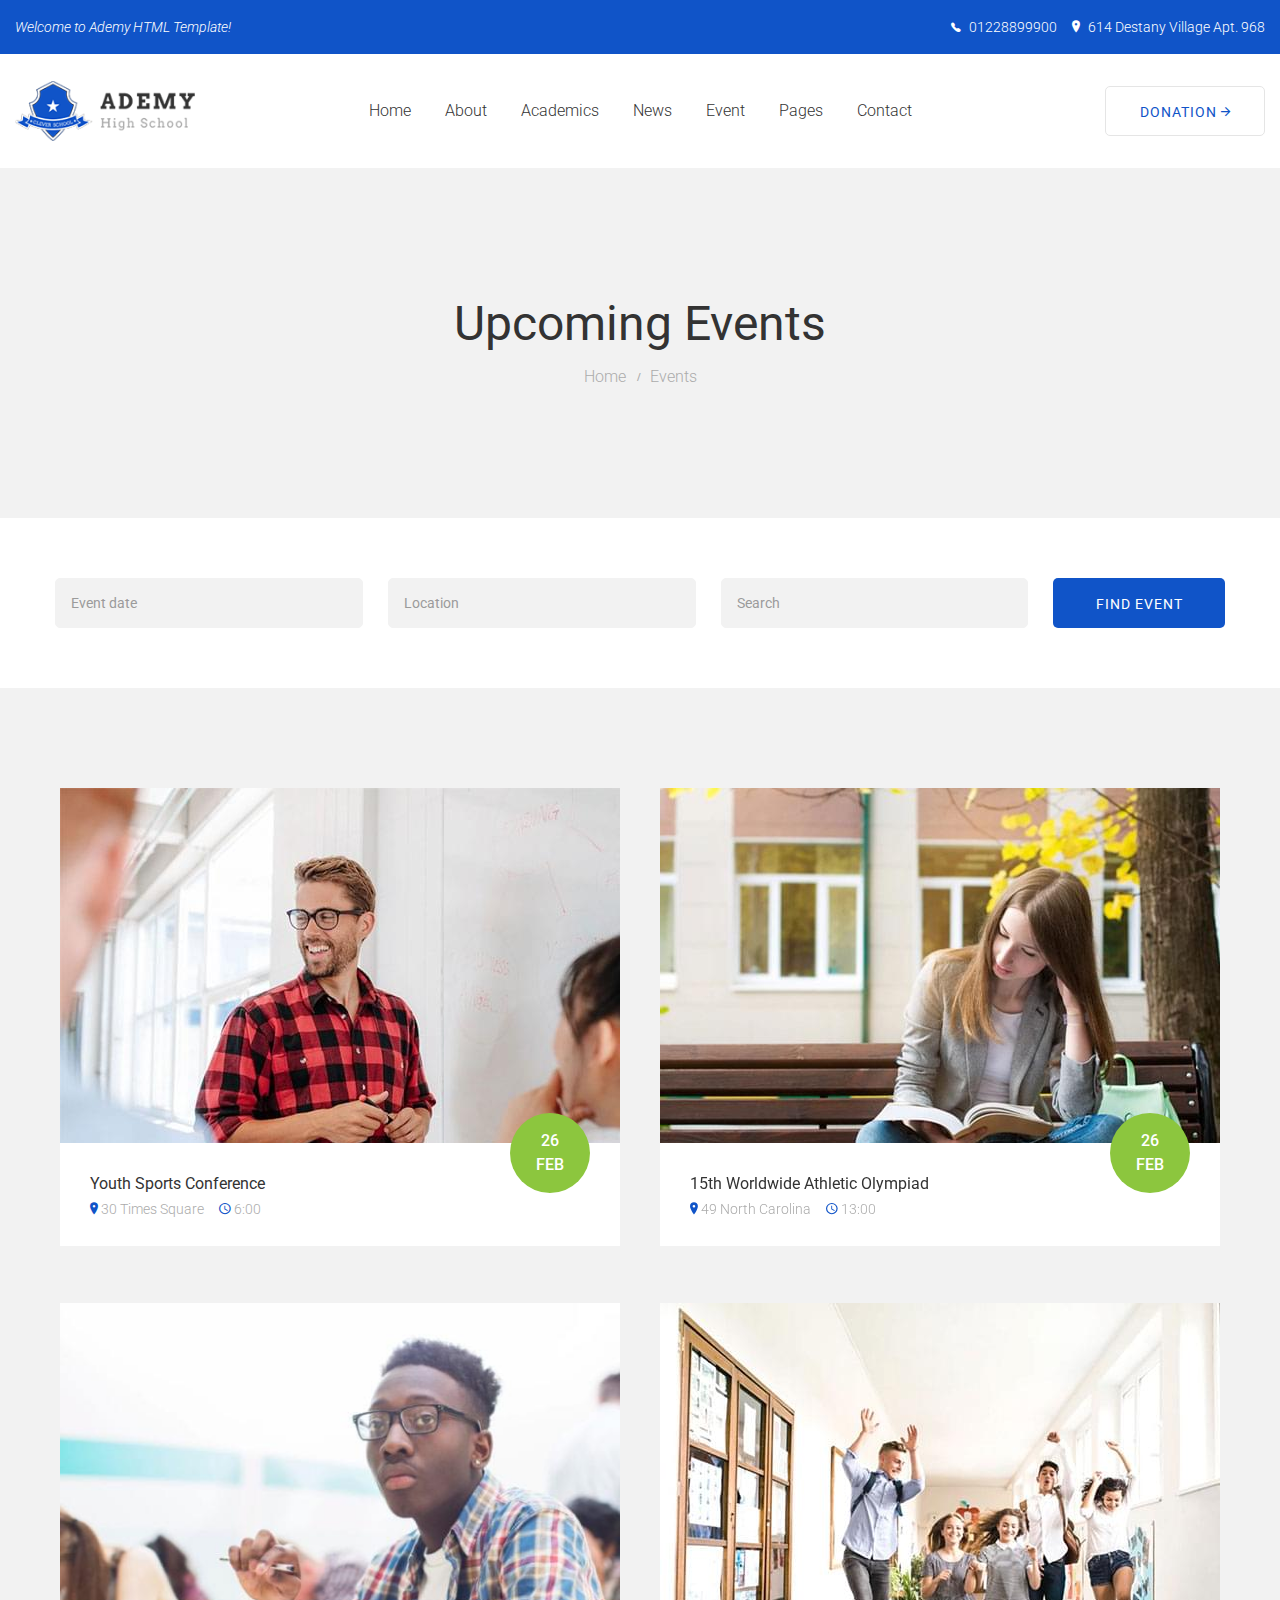
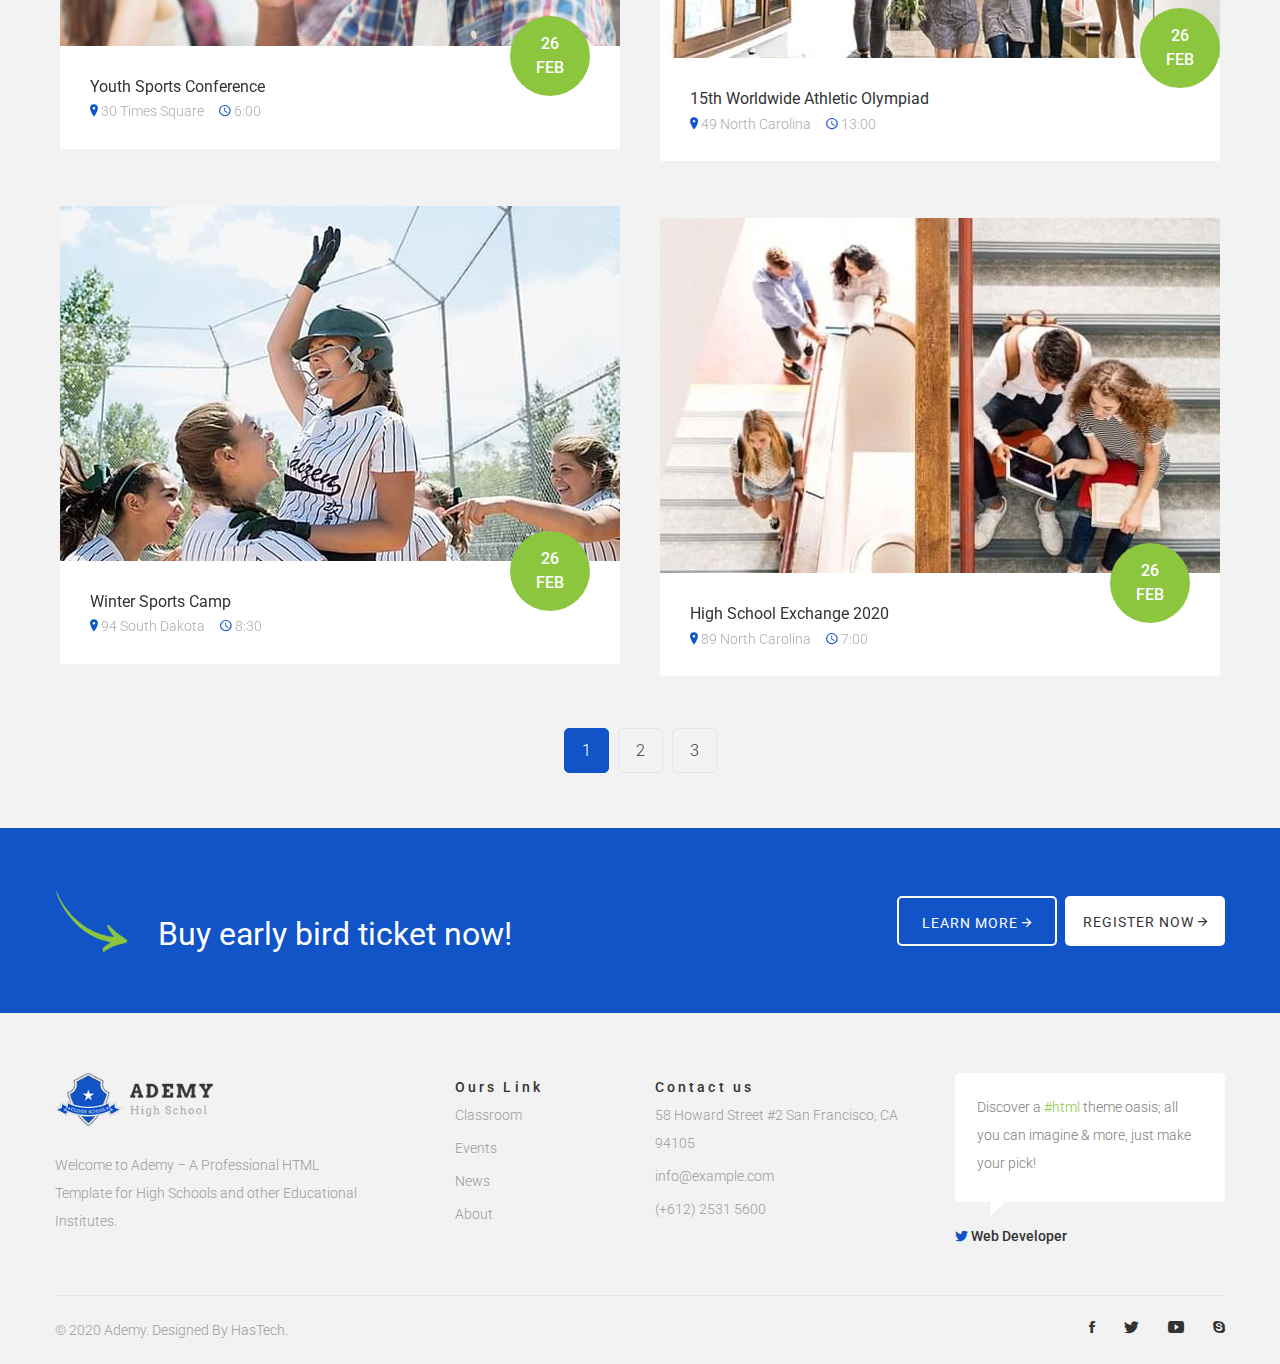
<file: event-page.html>
<!doctype html>
<html class="no-js" lang="en">

<head>
    <meta charset="utf-8">
    <meta http-equiv="x-ua-compatible" content="ie=edge">
    <title>Event - Ademy</title>
    <meta name="robots" content="noindex, follow" />
    <meta name="description" content="">
    <meta name="viewport" content="width=device-width, initial-scale=1, shrink-to-fit=no">
    <!-- Favicon -->
    <link rel="shortcut icon" type="image/x-icon" href="assets/images/favicon.ico">

    <!-- CSS
	============================================ -->

    <!-- Bootstrap CSS -->
    <link rel="stylesheet" href="assets/css/vendor/bootstrap.min.css">
    <!-- Ionicons -->
    <link rel="stylesheet" href="assets/css/vendor/ion-fonts.css">
    <!-- Themify Icon -->
    <link rel="stylesheet" href="assets/css/vendor/themify-icons.css">
    <!-- Slick CSS -->
    <link rel="stylesheet" href="assets/css/plugins/slick.min.css">
    <!-- Animation -->
    <link rel="stylesheet" href="assets/css/plugins/animate.min.css">
    <!-- jQuery Ui -->
    <link rel="stylesheet" href="assets/css/plugins/jquery-ui.min.css">
    <!-- Nice Select -->
    <link rel="stylesheet" href="assets/css/plugins/nice-select.min.css">
    <!-- Animated Headlines -->
    <link rel="stylesheet" href="assets/css/plugins/animated-headlines.css">
    <!-- Magnific Popup -->
    <link rel="stylesheet" href="assets/css/plugins/magnific-popup.min.css">
    <!-- datetimepicker -->
    <link rel="stylesheet" href="assets/css/plugins/jquery.datetimepicker.min.css">

    <!-- Vendor & Plugins CSS (Please remove the comment from below vendor.min.css & plugins.min.css for better website load performance and remove css files from the above) -->

    <!-- <link rel="stylesheet" href="assets/css/vendor/vendor.min.css">
    <link rel="stylesheet" href="assets/css/plugins/plugins.min.css"> -->

    <!-- Main Style CSS (Please use minify version for better website load performance) -->
    <link rel="stylesheet" href="assets/css/style.css">
    <!-- <link rel="stylesheet" href="assets/css/style.min.css"> -->

</head>

<body class="template-color-1">

    <div class="main-wrapper">

        <!-- Begin Main Header Area Three -->
        <header class="main-header_area-3">
            <div class="header-top_area bg-denim_color d-none d-lg-block">
                <div class="container-fluid">
                    <div class="row align-items-center">
                        <div class="col-lg-4">
                            <div class="ht-left">
                                <span class="ht-intro font-italic">Welcome to Ademy HTML Template!</span>
                            </div>
                        </div>
                        <div class="col-lg-8">
                            <div class="ht-right without-donate">
                                <ul>
                                    <li class="contuct-number">
                                        <i class="ion-ios-telephone mr-1"></i>
                                        <a href="tel://+01228899900">01228899900</a>
                                    </li>
                                    <li class="address">
                                        <i class="ion-ios-location mr-1"></i>
                                        <span>614 Destany Village Apt. 968</span>
                                    </li>
                                </ul>
                            </div>
                        </div>
                    </div>
                </div>
            </div>
            <div class="main-header">
                <div class="container-fluid">
                    <div class="row">
                        <div class="col-lg-12">
                            <div class="main-header_nav row align-items-center">
                                <div class="col-xl-3 col-lg-2 col-6">
                                    <div class="header-logo">
                                        <a href="index.html">
                                            <img class="img-full" src="assets/images/logo/1.png" alt="Header Logo">
                                        </a>
                                    </div>
                                </div>
                                <div class="col-xl-6 col-lg-8 position-static d-none d-lg-block">
                                    <div class="main-menu_area">
                                        <nav class="main-nav d-flex justify-content-center">
                                            <ul>
                                                <li><a href="index.html">Home</a>
                                                    <ul class="ademy-dropdown">
                                                        <li>
                                                            <a href="index-2.html">
                                                                <i class="ion-chevron-right"></i>
                                                                Home 02
                                                            </a>
                                                        </li>
                                                        <li>
                                                            <a href="index-3.html">
                                                                <i class="ion-chevron-right"></i>
                                                                Home 03
                                                            </a>
                                                        </li>
                                                    </ul>
                                                </li>
                                                <li><a href="about-us.html">About</a>
                                                    <ul class="ademy-dropdown">
                                                        <li>
                                                            <a href="about-us.html">
                                                                <i class="ion-chevron-right"></i>
                                                                About us
                                                            </a>
                                                        </li>
                                                        <li>
                                                            <a href="pricing-plans.html">
                                                                <i class="ion-chevron-right"></i>
                                                                Pricing Plans
                                                            </a>
                                                        </li>
                                                    </ul>
                                                </li>
                                                <li><a href="academics.html">Academics</a>
                                                    <ul class="ademy-dropdown">
                                                        <li>
                                                            <a href="our-classes.html">
                                                                <i class="ion-chevron-right"></i>
                                                                Our Classes
                                                            </a>
                                                        </li>
                                                        <li>
                                                            <a href="our-classes-list.html">
                                                                <i class="ion-chevron-right"></i>
                                                                Our Classes - List
                                                            </a>
                                                        </li>
                                                        <li>
                                                            <a href="single-class.html">
                                                                <i class="ion-chevron-right"></i>
                                                                Single Class
                                                            </a>
                                                        </li>
                                                    </ul>
                                                </li>
                                                <li><a href="news.html">News</a>
                                                    <ul class="ademy-dropdown">
                                                        <li>
                                                            <a href="news-list.html">
                                                                <i class="ion-chevron-right"></i>
                                                                News - List
                                                            </a>
                                                        </li>
                                                        <li>
                                                            <a href="single-post.html">
                                                                <i class="ion-chevron-right"></i>
                                                                Single Post
                                                            </a>
                                                        </li>
                                                    </ul>
                                                </li>
                                                <li><a href="event-page.html">Event</a>
                                                    <ul class="ademy-dropdown">
                                                        <li>
                                                            <a href="event-list.html">
                                                                <i class="ion-chevron-right"></i>
                                                                Event - List
                                                            </a>
                                                        </li>
                                                        <li>
                                                            <a href="single-event.html">
                                                                <i class="ion-chevron-right"></i>
                                                                Single Event
                                                            </a>
                                                        </li>
                                                    </ul>
                                                </li>
                                                <li><a href="javascript:void(0)">Pages</a>
                                                    <ul class="ademy-dropdown">
                                                        <li class="submenu-holder">
                                                            <a href="faculty-and-staff.html">
                                                                <i class="ion-chevron-right"></i>
                                                                Faculty and staff
                                                                <span class="submenu-indicate ion-chevron-right"></span>
                                                            </a>
                                                            <ul class="ademy-dropdown ademy-submenu">
                                                                <li>
                                                                    <a href="profile.html">
                                                                        <i class="ion-chevron-right"></i>
                                                                        Profile
                                                                    </a>
                                                                </li>
                                                            </ul>
                                                        </li>
                                                        <li>
                                                            <a href="faculty-and-staff-2.html">
                                                                <i class="ion-chevron-right"></i>
                                                                Faculty and staff 02
                                                            </a>
                                                        </li>
                                                        <li>
                                                            <a href="coming-soon.html">
                                                                <i class="ion-chevron-right"></i>
                                                                Coming Soon
                                                            </a>
                                                        </li>
                                                        <li>
                                                            <a href="error-404.html">
                                                                <i class="ion-chevron-right"></i>
                                                                404
                                                            </a>
                                                        </li>
                                                    </ul>
                                                </li>
                                                <li><a href="contact.html">Contact</a>
                                                </li>
                                            </ul>
                                        </nav>
                                    </div>
                                </div>
                                <div class="col-xl-3 col-lg-2 d-none d-lg-block">
                                    <div class="header-right_area">
                                        <a href="javascript:void(0)" class="ademy-btn btn-transparent whisper-border with-border_radius text-uppercase">Donation
                                            <i class="ion-android-arrow-forward"></i>
                                        </a>
                                    </div>
                                </div>
                                <div class="col-6 d-block d-lg-none">
                                    <div class="header-right_area with-radius justify-content-end">
                                        <ul>
                                            <li class="mobile-menu_wrap">
                                                <a href="#mobileMenu" class="mobile-menu_btn toolbar-btn">
                                                    <i class="ion-navicon-round"></i>
                                                </a>
                                            </li>
                                        </ul>
                                    </div>
                                </div>
                            </div>
                        </div>
                    </div>
                </div>
            </div>
            <div class="main-header header-sticky">
                <div class="container">
                    <div class="row">
                        <div class="col-lg-12">
                            <div class="main-header_nav row align-items-center">
                                <div class="col-xl-3 col-lg-2 col-6">
                                    <div class="header-logo">
                                        <a href="index.html">
                                            <img class="img-full" src="assets/images/logo/1.png" alt="Header Logo">
                                        </a>
                                    </div>
                                </div>
                                <div class="col-xl-6 col-lg-8 position-static d-none d-lg-block">
                                    <div class="main-menu_area">
                                        <nav class="main-nav d-flex justify-content-center">
                                            <ul>
                                                <li><a href="index.html">Home</a>
                                                    <ul class="ademy-dropdown">
                                                        <li>
                                                            <a href="index-2.html">
                                                                <i class="ion-chevron-right"></i>
                                                                Home 02
                                                            </a>
                                                        </li>
                                                        <li>
                                                            <a href="index-3.html">
                                                                <i class="ion-chevron-right"></i>
                                                                Home 03
                                                            </a>
                                                        </li>
                                                    </ul>
                                                </li>
                                                <li><a href="about-us.html">About</a>
                                                    <ul class="ademy-dropdown">
                                                        <li>
                                                            <a href="about-us.html">
                                                                <i class="ion-chevron-right"></i>
                                                                About us
                                                            </a>
                                                        </li>
                                                        <li>
                                                            <a href="pricing-plans.html">
                                                                <i class="ion-chevron-right"></i>
                                                                Pricing Plans
                                                            </a>
                                                        </li>
                                                    </ul>
                                                </li>
                                                <li><a href="academics.html">Academics</a>
                                                    <ul class="ademy-dropdown">
                                                        <li>
                                                            <a href="our-classes.html">
                                                                <i class="ion-chevron-right"></i>
                                                                Our Classes
                                                            </a>
                                                        </li>
                                                        <li>
                                                            <a href="our-classes-list.html">
                                                                <i class="ion-chevron-right"></i>
                                                                Our Classes - List
                                                            </a>
                                                        </li>
                                                        <li>
                                                            <a href="single-class.html">
                                                                <i class="ion-chevron-right"></i>
                                                                Single Class
                                                            </a>
                                                        </li>
                                                    </ul>
                                                </li>
                                                <li><a href="news.html">News</a>
                                                    <ul class="ademy-dropdown">
                                                        <li>
                                                            <a href="news-list.html">
                                                                <i class="ion-chevron-right"></i>
                                                                News - List
                                                            </a>
                                                        </li>
                                                        <li>
                                                            <a href="single-post.html">
                                                                <i class="ion-chevron-right"></i>
                                                                Single Post
                                                            </a>
                                                        </li>
                                                    </ul>
                                                </li>
                                                <li><a href="event-page.html">Event</a>
                                                    <ul class="ademy-dropdown">
                                                        <li>
                                                            <a href="event-list.html">
                                                                <i class="ion-chevron-right"></i>
                                                                Event - List
                                                            </a>
                                                        </li>
                                                        <li>
                                                            <a href="single-event.html">
                                                                <i class="ion-chevron-right"></i>
                                                                Single Event
                                                            </a>
                                                        </li>
                                                    </ul>
                                                </li>
                                                <li><a href="javascript:void(0)">Pages</a>
                                                    <ul class="ademy-dropdown">
                                                        <li class="submenu-holder">
                                                            <a href="faculty-and-staff.html">
                                                                <i class="ion-chevron-right"></i>
                                                                Faculty and staff
                                                                <span class="submenu-indicate ion-chevron-right"></span>
                                                            </a>
                                                            <ul class="ademy-dropdown ademy-submenu">
                                                                <li>
                                                                    <a href="profile.html">
                                                                        <i class="ion-chevron-right"></i>
                                                                        Profile
                                                                    </a>
                                                                </li>
                                                            </ul>
                                                        </li>
                                                        <li>
                                                            <a href="faculty-and-staff-2.html">
                                                                <i class="ion-chevron-right"></i>
                                                                Faculty and staff 02
                                                            </a>
                                                        </li>
                                                        <li>
                                                            <a href="coming-soon.html">
                                                                <i class="ion-chevron-right"></i>
                                                                Coming Soon
                                                            </a>
                                                        </li>
                                                        <li>
                                                            <a href="error-404.html">
                                                                <i class="ion-chevron-right"></i>
                                                                404
                                                            </a>
                                                        </li>
                                                    </ul>
                                                </li>
                                                <li><a href="contact.html">Contact</a>
                                                </li>
                                            </ul>
                                        </nav>
                                    </div>
                                </div>
                                <div class="col-xl-3 col-lg-2 d-none d-lg-block">
                                    <div class="header-right_area">
                                        <a href="javascript:void(0)" class="ademy-btn btn-transparent whisper-border with-border_radius text-uppercase">Donation
                                            <i class="ion-android-arrow-forward"></i>
                                        </a>
                                    </div>
                                </div>
                                <div class="col-6 d-block d-lg-none">
                                    <div class="header-right_area with-radius justify-content-end">
                                        <ul>
                                            <li class="mobile-menu_wrap">
                                                <a href="#mobileMenu" class="mobile-menu_btn toolbar-btn">
                                                    <i class="ion-navicon-round"></i>
                                                </a>
                                            </li>
                                        </ul>
                                    </div>
                                </div>
                            </div>
                        </div>
                    </div>
                </div>
            </div>
            <div class="mobile-menu_wrapper" id="mobileMenu">
                <div class="offcanvas-menu-inner">
                    <div class="offcanvas-inner_search">
                        <form action="#" class="hm-searchbox">
                            <input type="text" placeholder="Search for item...">
                            <button class="search_btn" type="submit"><i class="ion-ios-search-strong"></i></button>
                        </form>
                    </div>
                    <a href="#" class="btn-close"><i class="ion-close-round"></i></a>
                    <div class="offcanvas-navigation_wrap">
                        <nav class="offcanvas-navigation">
                            <ul class="mobile-menu">
                                <li class="menu-item-has-children active"><a href="#"><span class="mm-text">Home <i
                                            class="ion-ios-arrow-down"></i></span></a>
                                    <ul class="sub-menu">
                                        <li>
                                            <a href="index.html">
                                                <span class="mm-text">Home 01</span>
                                            </a>
                                        </li>
                                        <li>
                                            <a href="index-2.html">
                                                <span class="mm-text">Home 02</span>
                                            </a>
                                        </li>
                                        <li>
                                            <a href="index-3.html">
                                                <span class="mm-text">Home 03</span>
                                            </a>
                                        </li>
                                    </ul>
                                </li>
                                <li class="menu-item-has-children">
                                    <a href="#">
                                        <span class="mm-text">About <i class="ion-ios-arrow-down"></i></span>
                                    </a>
                                    <ul class="sub-menu">
                                        <li>
                                            <a href="about-us.html">
                                                <span class="mm-text">About Us</span>
                                            </a>
                                        </li>
                                        <li>
                                            <a href="pricing-plans.html">
                                                <span class="mm-text">Pricing Plans</span>
                                            </a>
                                        </li>
                                    </ul>
                                </li>
                                <li class="menu-item-has-children">
                                    <a href="#">
                                        <span class="mm-text">Academics <i class="ion-ios-arrow-down"></i></span>
                                    </a>
                                    <ul class="sub-menu">
                                        <li>
                                            <a href="academics.html">
                                                <span class="mm-text">Academics Default</span>
                                            </a>
                                        </li>
                                        <li>
                                            <a href="our-classes.html">
                                                <span class="mm-text">Our Classes</span>
                                            </a>
                                        </li>
                                        <li>
                                            <a href="our-classes-list.html">
                                                <span class="mm-text">Our Classes List</span>
                                            </a>
                                        </li>
                                        <li>
                                            <a href="single-class.html">
                                                <span class="mm-text">Single Class</span>
                                            </a>
                                        </li>
                                    </ul>
                                </li>
                                <li class="menu-item-has-children">
                                    <a href="#">
                                        <span class="mm-text">News <i class="ion-ios-arrow-down"></i></span>
                                    </a>
                                    <ul class="sub-menu">
                                        <li>
                                            <a href="news.html">
                                                <span class="mm-text">News Default</span>
                                            </a>
                                        </li>
                                        <li>
                                            <a href="news-list.html">
                                                <span class="mm-text">News List</span>
                                            </a>
                                        </li>
                                        <li>
                                            <a href="single-post.html">
                                                <span class="mm-text">Single Post</span>
                                            </a>
                                        </li>
                                    </ul>
                                </li>
                                <li class="menu-item-has-children">
                                    <a href="#">
                                        <span class="mm-text">Event <i class="ion-ios-arrow-down"></i></span>
                                    </a>
                                    <ul class="sub-menu">
                                        <li>
                                            <a href="event-page.html">
                                                <span class="mm-text">Event Page</span>
                                            </a>
                                        </li>
                                        <li>
                                            <a href="event-list.html">
                                                <span class="mm-text">Event List</span>
                                            </a>
                                        </li>
                                        <li>
                                            <a href="single-event.html">
                                                <span class="mm-text">Single Event</span>
                                            </a>
                                        </li>
                                    </ul>
                                </li>
                                <li class="menu-item-has-children">
                                    <a href="#">
                                        <span class="mm-text">Pages <i class="ion-ios-arrow-down"></i></span>
                                    </a>
                                    <ul class="sub-menu">
                                        <li>
                                            <a href="faculty-and-staff.html">
                                                <span class="mm-text">Faculty and Staff</span>
                                            </a>
                                        </li>
                                        <li>
                                            <a href="faculty-and-staff-2.html">
                                                <span class="mm-text">Faculty and Staff 02</span>
                                            </a>
                                        </li>
                                        <li>
                                            <a href="profile.html">
                                                <span class="mm-text">Profile</span>
                                            </a>
                                        </li>
                                        <li>
                                            <a href="coming-soon.html">
                                                <span class="mm-text">Coming Soon</span>
                                            </a>
                                        </li>
                                        <li>
                                            <a href="error-404.html">
                                                <span class="mm-text">Error 404</span>
                                            </a>
                                        </li>
                                    </ul>
                                </li>
                                <li>
                                    <a href="contact.html">
                                        <span class="mm-text">Contact</span>
                                    </a>
                                </li>
                            </ul>
                        </nav>
                        <nav class="offcanvas-navigation-2">
                            <div class="ht-right inner-header_info">
                                <ul>
                                    <li class="contuct-number">
                                        <i class="ion-ios-telephone mr-1"></i>
                                        <a href="tel://+01228899900">01228899900</a>
                                    </li>
                                    <li class="address">
                                        <i class="ion-ios-location mr-1"></i>
                                        <span>614 Destany Village Apt. 968</span>
                                    </li>
                                    <li class="donate">
                                        <a class="ademy-btn atlantis-color_btn" href="javascript:void(0)">Donate</a>
                                    </li>
                                </ul>
                            </div>
                            <div class="header-right_area inner-social_link justify-content-start">
                                <ul class="social-link">
                                    <li class="facebook">
                                        <a href="https://www.facebook.com" data-toggle="tooltip" target="_blank" title="Facebook">
                                            <i class="ion-social-facebook"></i>
                                        </a>
                                    </li>
                                    <li class="twitter">
                                        <a href="https://twitter.com" data-toggle="tooltip" target="_blank" title="Twitter">
                                            <i class="ion-social-twitter"></i>
                                        </a>
                                    </li>
                                    <li class="youtube">
                                        <a href="https://www.youtube.com/" data-toggle="tooltip" target="_blank" title="Youtube">
                                            <i class="ion-social-youtube"></i>
                                        </a>
                                    </li>
                                    <li class="skype">
                                        <a href="https://skype.com/" data-toggle="tooltip" target="_blank" title="Skype">
                                            <i class="ion-social-skype"></i>
                                        </a>
                                    </li>
                                </ul>
                            </div>
                        </nav>
                    </div>
                </div>
            </div>
            <div class="global-overlay"></div>
        </header>
        <!-- Main Header Area Three End Here -->

        <!-- Begin Ademy's Breadcrumb Area -->
        <div class="breadcrumb-area">
            <div class="container-fluid h-100">
                <div class="breadcrumb-content h-100">
                    <h1 class="text-capitalize mb-0">Upcoming Events</h1>
                    <ul>
                        <li><a class="text-capitalize" href="index.html">Home</a></li>
                        <li class="active text-capitalize">Events</li>
                    </ul>
                </div>
            </div>
        </div>
        <!-- Ademy's Breadcrumb Area End Here -->

        <!-- Begin Main Content Area -->
        <main class="main-content">

            <!-- Begin Event Form Area -->
            <div class="event-form_area @@BGColor">
                <div class="container">
                    <div class="row">
                        <div class="col-lg-12">
                            <div class="event-form_wrap">
                                <form class="event-form" action="javascript:void(0)">
                                    <input id="datetimepicker" class="input-field" type="text" placeholder="Event date">
                                    <input class="input-field" type="text" placeholder="Location">
                                    <input class="input-field" type="text" placeholder="Search">
                                    <a class="ademy-btn with-border_radius denim-color_btn specific-btn_width" href="javascript:void(0)">Find event</a>
                                </form>
                            </div>
                        </div>
                    </div>
                </div>
            </div>
            <!-- Event Form Area End Here -->

            <!-- Begin Event Area Three -->
            <div class="event-area event-area-3 bg-smoke_color">
                <div class="container">
                    <div class="row">
                        <div class="col-lg-12">
                            <div class="ademy-element-carousel event-slider" data-slick-options='{
                        "slidesToShow": 2,
                        "slidesToScroll": 1,
                        "infinite": false,
                        "arrows": false,
                        "dots": false,
                        "spaceBetween": 30,
                        "rows": 3
                        }' data-slick-responsive='[
                        {"breakpoint": 1200, "settings": {
                        "slidesToShow": 2
                        }},
                        {"breakpoint": 992, "settings": {
                        "slidesToShow": 1
                        }},
                        {"breakpoint": 576, "settings": {
                        "slidesToShow": 1
                        }}
                    ]'>

                                <div class="slide-item">
                                    <div class="single-item">
                                        <div class="single-img">
                                            <a href="single-post.html">
                                                <img class="img-full" src="assets/images/event/1.jpg" alt="Event Image">
                                            </a>
                                            <div class="inner-content">
                                                <div class="inner-content_wrap position-relative">
                                                    <div class="sticker-2">
                                                        <span class="day">26</span>
                                                        <span class="month text-uppercase">Feb</span>
                                                    </div>
                                                    <h3 class="heading mb-0">
                                                        <a href="single-event.html">Youth Sports Conference</a>
                                                    </h3>
                                                    <div class="event-zone">
                                                        <ul>
                                                            <li>
                                                                <span>
                                                            <i class="ion-ios-location"></i>
                                                            30 Times Square
                                                        </span>
                                                            </li>
                                                            <li>
                                                                <span>
                                                            <i class="ion-android-time"></i>
                                                            6:00
                                                        </span>
                                                            </li>
                                                        </ul>
                                                    </div>
                                                    <p class="short-desc mb-0">Young sports teams from all over the world have come together in this conference to meet and celebrate.</p>
                                                </div>
                                            </div>
                                        </div>
                                    </div>
                                </div>
                                <div class="slide-item">
                                    <div class="single-item">
                                        <div class="single-img">
                                            <a href="single-post.html">
                                                <img class="img-full" src="assets/images/event/2.jpg" alt="Event Image">
                                            </a>
                                            <div class="inner-content">
                                                <div class="inner-content_wrap position-relative">
                                                    <div class="sticker-2">
                                                        <span class="day">26</span>
                                                        <span class="month text-uppercase">Feb</span>
                                                    </div>
                                                    <h3 class="heading mb-0">
                                                        <a href="single-event.html">Youth Sports Conference</a>
                                                    </h3>
                                                    <div class="event-zone">
                                                        <ul>
                                                            <li>
                                                                <span>
                                                             <i class="ion-ios-location"></i>
                                                             30 Times Square
                                                         </span>
                                                            </li>
                                                            <li>
                                                                <span>
                                                             <i class="ion-android-time"></i>
                                                             6:00
                                                         </span>
                                                            </li>
                                                        </ul>
                                                    </div>
                                                    <p class="short-desc mb-0">Young sports teams from all over the world have come together in this conference to meet and celebrate.</p>
                                                </div>
                                            </div>
                                        </div>
                                    </div>
                                </div>
                                <div class="slide-item">
                                    <div class="single-item">
                                        <div class="single-img">
                                            <a href="single-post.html">
                                                <img class="img-full" src="assets/images/event/3.jpg" alt="Event Image">
                                            </a>
                                            <div class="inner-content">
                                                <div class="inner-content_wrap position-relative">
                                                    <div class="sticker-2">
                                                        <span class="day">26</span>
                                                        <span class="month text-uppercase">Feb</span>
                                                    </div>
                                                    <h3 class="heading mb-0">
                                                        <a href="single-event.html">Winter Sports Camp</a>
                                                    </h3>
                                                    <div class="event-zone">
                                                        <ul>
                                                            <li>
                                                                <span>
                                                            <i class="ion-ios-location"></i>
                                                            94 South Dakota
                                                        </span>
                                                            </li>
                                                            <li>
                                                                <span>
                                                            <i class="ion-android-time"></i>
                                                            8:30
                                                        </span>
                                                            </li>
                                                        </ul>
                                                    </div>
                                                    <p class="short-desc mb-0">We organize a series of Camps for teenagers to do experience sharing and skill strengthening in different subjects.</p>
                                                </div>
                                            </div>
                                        </div>
                                    </div>
                                </div>
                                <div class="slide-item">
                                    <div class="single-item">
                                        <div class="single-img">
                                            <a href="single-post.html">
                                                <img class="img-full" src="assets/images/event/4.jpg" alt="Event Image">
                                            </a>
                                            <div class="inner-content">
                                                <div class="inner-content_wrap position-relative">
                                                    <div class="sticker-2">
                                                        <span class="day">26</span>
                                                        <span class="month text-uppercase">Feb</span>
                                                    </div>
                                                    <h3 class="heading mb-0">
                                                        <a href="single-event.html">15th Worldwide Athletic Olympiad</a>
                                                    </h3>
                                                    <div class="event-zone">
                                                        <ul>
                                                            <li>
                                                                <span>
                                                             <i class="ion-ios-location"></i>
                                                             49 North Carolina
                                                         </span>
                                                            </li>
                                                            <li>
                                                                <span>
                                                             <i class="ion-android-time"></i>
                                                             13:00
                                                         </span>
                                                            </li>
                                                        </ul>
                                                    </div>
                                                    <p class="short-desc mb-0">We proudly present the 15th Worldwide Athletic Olympiad held in North Carolina, USA this year.</p>
                                                </div>
                                            </div>
                                        </div>
                                    </div>
                                </div>
                                <div class="slide-item">
                                    <div class="single-item">
                                        <div class="single-img">
                                            <a href="single-post.html">
                                                <img class="img-full" src="assets/images/event/5.jpg" alt="Event Image">
                                            </a>
                                            <div class="inner-content">
                                                <div class="inner-content_wrap">
                                                    <div class="sticker-2">
                                                        <span class="day">26</span>
                                                        <span class="month text-uppercase">Feb</span>
                                                    </div>
                                                    <h3 class="heading mb-0">
                                                        <a href="single-event.html">15th Worldwide Athletic Olympiad</a>
                                                    </h3>
                                                    <div class="event-zone">
                                                        <ul>
                                                            <li>
                                                                <span>
                                                            <i class="ion-ios-location"></i>
                                                            49 North Carolina
                                                        </span>
                                                            </li>
                                                            <li>
                                                                <span>
                                                            <i class="ion-android-time"></i>
                                                            13:00
                                                        </span>
                                                            </li>
                                                        </ul>
                                                    </div>
                                                    <p class="short-desc mb-0">We proudly present the 15th Worldwide Athletic Olympiad held in North Carolina, USA this year.</p>
                                                </div>
                                            </div>
                                        </div>
                                    </div>
                                </div>
                                <div class="slide-item">
                                    <div class="single-item">
                                        <div class="single-img">
                                            <a href="single-post.html">
                                                <img class="img-full" src="assets/images/event/6.jpg" alt="Event Image">
                                            </a>
                                            <div class="inner-content">
                                                <div class="inner-content_wrap position-relative">
                                                    <div class="sticker-2">
                                                        <span class="day">26</span>
                                                        <span class="month text-uppercase">Feb</span>
                                                    </div>
                                                    <h3 class="heading mb-0">
                                                        <a href="single-event.html">High School Exchange 2020</a>
                                                    </h3>
                                                    <div class="event-zone">
                                                        <ul>
                                                            <li>
                                                                <span>
                                                             <i class="ion-ios-location"></i>
                                                             89 North Carolina
                                                         </span>
                                                            </li>
                                                            <li>
                                                                <span>
                                                             <i class="ion-android-time"></i>
                                                             7:00
                                                         </span>
                                                            </li>
                                                        </ul>
                                                    </div>
                                                    <p class="short-desc mb-0">In the August of 2020, we hold a great high school exchange for all high schools in 13 states of America.</p>
                                                </div>
                                            </div>
                                        </div>
                                    </div>
                                </div>

                            </div>
                            <div class="paginatoin-area position-center p-0">
                                <ul class="pagination-box">
                                    <li class="active"><a href="javascript:void(0)">1</a></li>
                                    <li><a href="javascript:void(0)">2</a></li>
                                    <li><a href="javascript:void(0)">3</a></li>
                                </ul>
                            </div>
                        </div>
                    </div>
                </div>
            </div>
            <!-- Event Area Three End Here -->

            <!-- Begin Ticket Area -->
            <div class="ticket-area bg-denim_color">
                <div class="container">
                    <div class="row">
                        <div class="col-lg-12">
                            <div class="ticket-item">
                                <div class="heading-wrap">
                                    <img src="assets/images/ticket/arrow.png" alt="Ticket Arrow">
                                    <h2 class="heading mb-0">Buy early bird ticket now!</h2>
                                </div>
                                <div class="group-btn_wrap d-flex">
                                    <a class="ademy-btn btn-transparent white-border with-border_radius hover-white_btn mr-2" href="javascript:void(0)">Learn more
                                        <i class="ion-android-arrow-forward"></i>
                                    </a>
                                    <a class="ademy-btn btn-transparent hover-white_border with-border_radius" href="javascript:void(0)">Register Now
                                        <i class="ion-android-arrow-forward"></i>
                                    </a>
                                </div>
                            </div>
                        </div>
                    </div>
                </div>
            </div>
            <!-- Ticket Area End Here -->

        </main>
        <!-- Main Content Area End Here -->

        <!-- Begin Footer Area -->
        <div class="footer-area bg-smoke_color">
            <div class="footer-top_area">
                <div class="container">
                    <div class="row">
                        <div class="col-lg-12">
                            <div class="row footer-widgets_wrap">
                                <div class="col-lg-4 col-md-6">
                                    <div class="footer-widgets_area">
                                        <div class="logo">
                                            <a href="index.html">
                                                <img src="assets/images/logo/1.png" alt="Footer Logo">
                                            </a>
                                        </div>
                                        <p class="short-desc mb-0">
                                            Welcome to Ademy – A Professional HTML Template for High Schools and other Educational Institutes.
                                        </p>
                                    </div>
                                </div>
                                <div class="col-lg-2 col-md-6">
                                    <div class="footer-widgets_area">
                                        <h3 class="widgets-heading mb-0">Ours Link</h3>
                                        <div class="footer-widgets">
                                            <ul>
                                                <li>
                                                    <a href="javascript:void(0)">Classroom</a>
                                                </li>
                                                <li>
                                                    <a href="javascript:void(0)">Events</a>
                                                </li>
                                                <li>
                                                    <a href="javascript:void(0)">News</a>
                                                </li>
                                                <li>
                                                    <a href="javascript:void(0)">About</a>
                                                </li>
                                            </ul>
                                        </div>
                                    </div>
                                </div>
                                <div class="col-lg-3 col-md-6">
                                    <div class="footer-widgets_area p-md-0">
                                        <h3 class="widgets-heading mb-0">Contact us</h3>
                                        <div class="footer-widgets">
                                            <ul>
                                                <li>
                                                    <a href="javascript:void(0)"><span>58 Howard Street #2 San Francisco, CA 94105</span></a>
                                                </li>
                                                <li>
                                                    <a href="javascript:void(0)"><span class="text-lowercase">info@example.com</span></a>
                                                </li>
                                                <li>
                                                    <a href="javascript:void(0)"><span>(+612) 2531 5600</span></a>
                                                </li>
                                            </ul>
                                        </div>
                                    </div>
                                </div>
                                <div class="col-lg-3 col-md-6">
                                    <div class="footer-widgets_area latest-tweets_widget p-md-0">
                                        <div class="tweets-widget">
                                            <a href="javascript:void(0)">
                                                Discover a <span>#html</span> theme oasis; all you can imagine & more, just make your pick!
                                            </a>
                                        </div>
                                        <h3 class="title mb-0"><i class="ion-social-twitter"></i> Web Developer</h3>
                                    </div>
                                </div>
                            </div>
                        </div>
                    </div>
                </div>
            </div>
            <div class="footer-bottom_area">
                <div class="container">
                    <div class="footer-bottom_nav">
                        <div class="row">
                            <div class="col-lg-7 col-sm-6">
                                <div class="copyright">
                                    <span>&copy; 2020
                                    <a href="index.html">Ademy.</a>
                                    <a href="https://hasthemes.com/" target="_blank">Designed By HasTech.</a>
                                </span>
                                </div>
                            </div>
                            <div class="col-lg-5 col-sm-6">
                                <div class="footer-right_area">
                                    <ul class="social-link">
                                        <li class="facebook">
                                            <a href="https://www.facebook.com" data-toggle="tooltip" target="_blank" title="Facebook">
                                                <i class="ion-social-facebook"></i>
                                            </a>
                                        </li>
                                        <li class="twitter">
                                            <a href="https://twitter.com" data-toggle="tooltip" target="_blank" title="Twitter">
                                                <i class="ion-social-twitter"></i>
                                            </a>
                                        </li>
                                        <li class="youtube">
                                            <a href="https://www.youtube.com/" data-toggle="tooltip" target="_blank" title="Youtube">
                                                <i class="ion-social-youtube"></i>
                                            </a>
                                        </li>
                                        <li class="skype">
                                            <a href="https://skype.com/" data-toggle="tooltip" target="_blank" title="Skype">
                                                <i class="ion-social-skype"></i>
                                            </a>
                                        </li>
                                    </ul>
                                </div>
                            </div>
                        </div>
                    </div>
                </div>
            </div>
        </div>
        <!-- Footer Area End Here -->

        <!-- Scroll To Top Start -->
        <a class="scroll-to-top" href=""><i class="ion-chevron-up"></i></a>
        <!-- Scroll To Top End -->

    </div>

    <!-- JS
============================================ -->

    <!-- jQuery JS -->
    <script src="assets/js/vendor/jquery-3.5.0.min.js"></script>
    <!-- jQuery Migrate JS -->
    <script src="assets/js/vendor/jquery-migrate-3.1.0.min.js"></script>
    <!-- Modernizer JS -->
    <script src="assets/js/vendor/modernizr-2.8.3.min.js"></script>
    <!-- Bootstrap JS -->
    <script src="assets/js/vendor/bootstrap.bundle.min.js"></script>

    <!-- Slick Slider JS -->
    <script src="assets/js/plugins/slick.min.js"></script>
    <!-- Counterup JS -->
    <script src="assets/js/plugins/jquery.counterup.min.js"></script>
    <!-- Nice Select JS -->
    <script src="assets/js/plugins/jquery.nice-select.min.js"></script>
    <!-- Jquery-ui JS -->
    <script src="assets/js/plugins/jquery-ui.min.js"></script>
    <script src="assets/js/plugins/jquery.ui.touch-punch.min.js"></script>
    <!-- Waypoints JS -->
    <script src="assets/js/plugins/waypoints.min.js"></script>
    <!-- Wow JS -->
    <script src="assets/js/plugins/wow.min.js"></script>
    <!-- Animated Headlines JS -->
    <script src="assets/js/plugins/animated-headlines.js"></script>
    <!-- Magnific Popup JS -->
    <script src="assets/js/plugins/jquery.magnific-popup.min.js"></script>
    <!-- datetimepicker JS -->
    <script src="assets/js/plugins/jquery.datetimepicker.full.min.js"></script>

    <!-- Vendor & Plugins JS (Please remove the comment from below vendor.min.js & plugins.min.js for better website load performance and remove js files from avobe) -->
    <!-- 
<script src="assets/js/vendor/vendor.min.js"></script>
<script src="assets/js/plugins/plugins.min.js"></script> -->

    <!-- Main JS -->
    <script src="assets/js/main.js"></script>

</body>

</html>
</file>
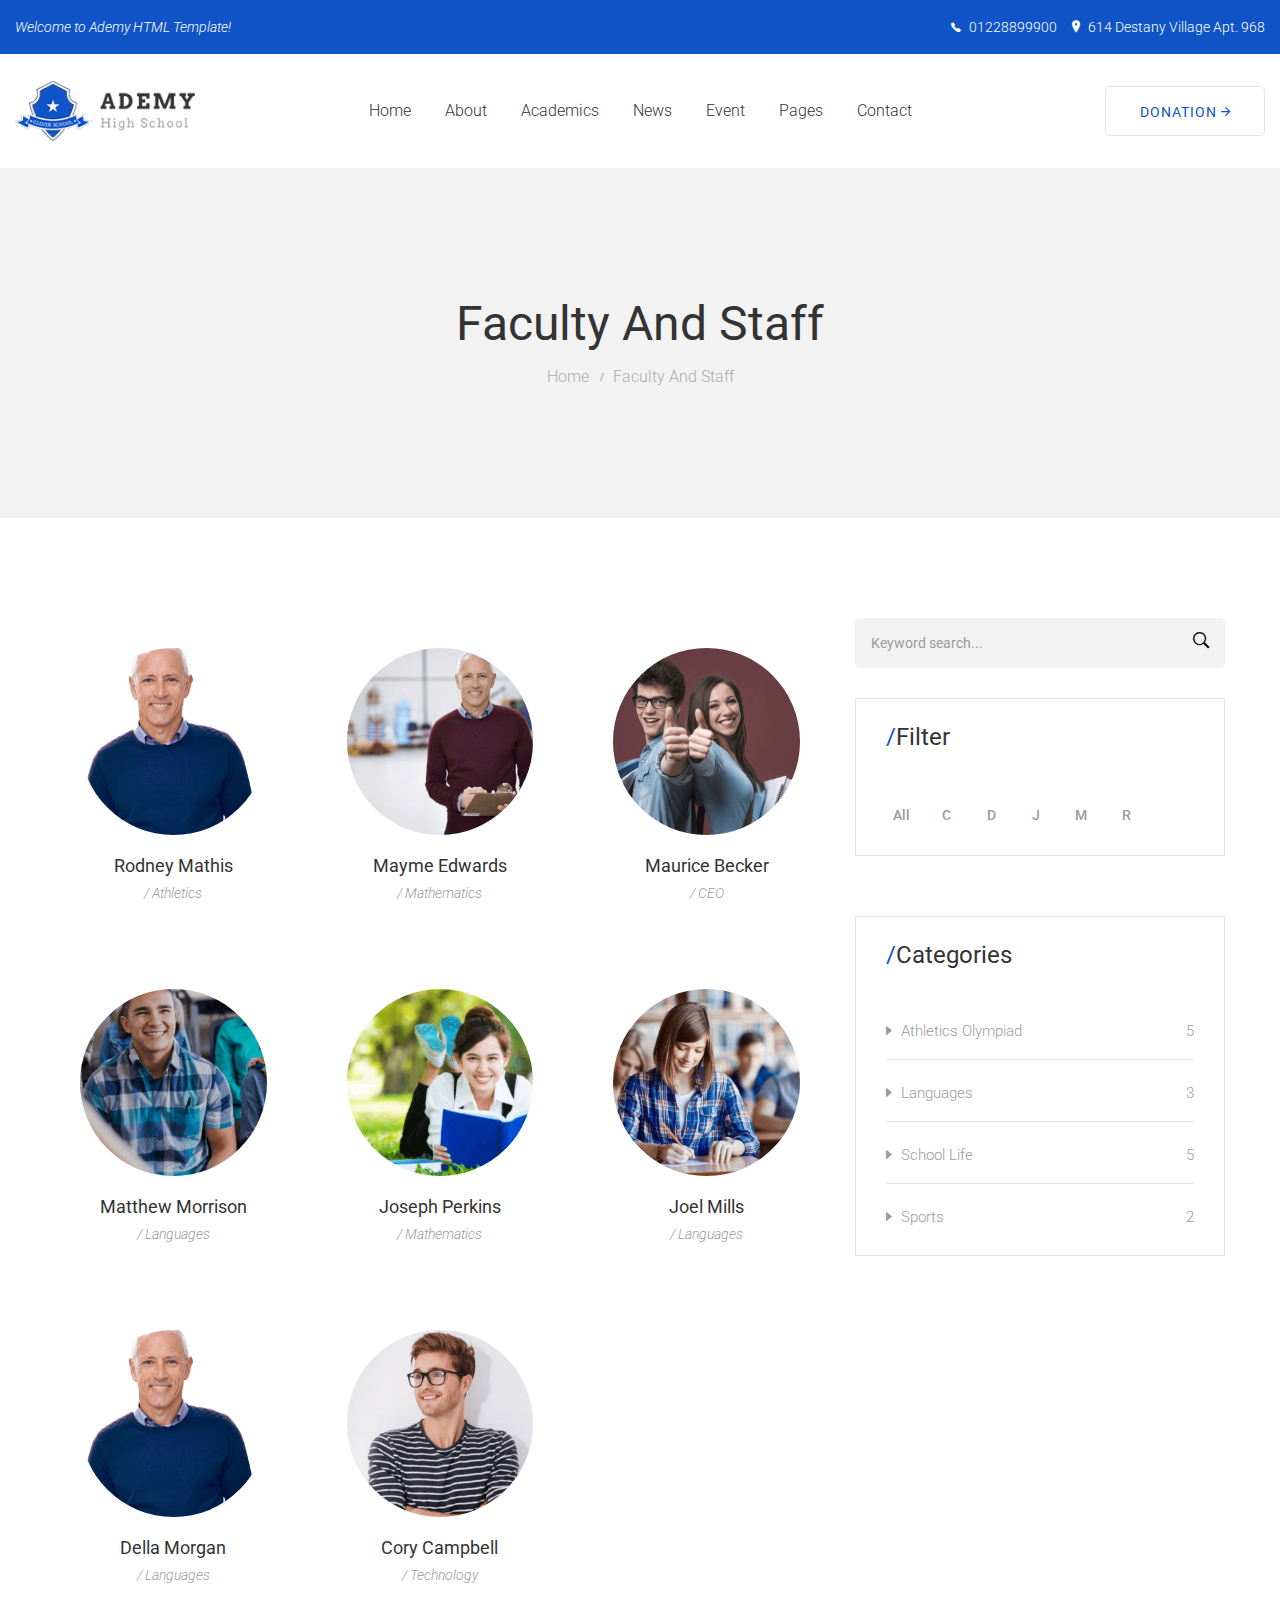
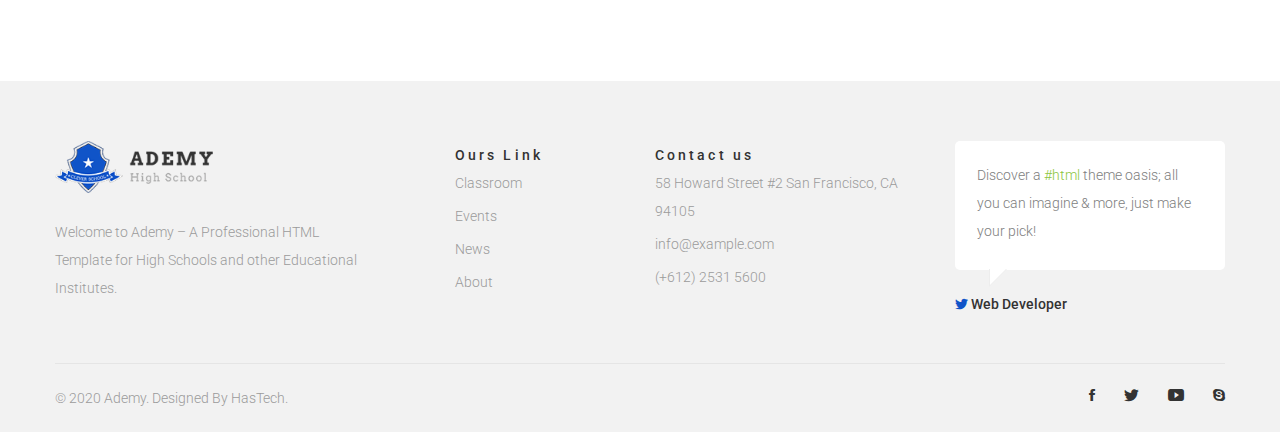
<file: faculty-and-staff-2.html>
<!doctype html>
<html class="no-js" lang="en">

<head>
    <meta charset="utf-8">
    <meta http-equiv="x-ua-compatible" content="ie=edge">
    <title>Faculty and Staff 02 - Ademy</title>
    <meta name="robots" content="noindex, follow" />
    <meta name="description" content="">
    <meta name="viewport" content="width=device-width, initial-scale=1, shrink-to-fit=no">
    <!-- Favicon -->
    <link rel="shortcut icon" type="image/x-icon" href="assets/images/favicon.ico">

    <!-- CSS
	============================================ -->

    <!-- Bootstrap CSS -->
    <link rel="stylesheet" href="assets/css/vendor/bootstrap.min.css">
    <!-- Ionicons -->
    <link rel="stylesheet" href="assets/css/vendor/ion-fonts.css">
    <!-- Themify Icon -->
    <link rel="stylesheet" href="assets/css/vendor/themify-icons.css">
    <!-- Slick CSS -->
    <link rel="stylesheet" href="assets/css/plugins/slick.min.css">
    <!-- Animation -->
    <link rel="stylesheet" href="assets/css/plugins/animate.min.css">
    <!-- jQuery Ui -->
    <link rel="stylesheet" href="assets/css/plugins/jquery-ui.min.css">
    <!-- Nice Select -->
    <link rel="stylesheet" href="assets/css/plugins/nice-select.min.css">
    <!-- Animated Headlines -->
    <link rel="stylesheet" href="assets/css/plugins/animated-headlines.css">
    <!-- Magnific Popup -->
    <link rel="stylesheet" href="assets/css/plugins/magnific-popup.min.css">
    <!-- datetimepicker -->
    <link rel="stylesheet" href="assets/css/plugins/jquery.datetimepicker.min.css">

    <!-- Vendor & Plugins CSS (Please remove the comment from below vendor.min.css & plugins.min.css for better website load performance and remove css files from the above) -->

    <!-- <link rel="stylesheet" href="assets/css/vendor/vendor.min.css">
    <link rel="stylesheet" href="assets/css/plugins/plugins.min.css"> -->

    <!-- Main Style CSS (Please use minify version for better website load performance) -->
    <link rel="stylesheet" href="assets/css/style.css">
    <!-- <link rel="stylesheet" href="assets/css/style.min.css"> -->

</head>

<body class="template-color-1">

    <div class="main-wrapper">

        <!-- Begin Main Header Area Three -->
        <header class="main-header_area-3">
            <div class="header-top_area bg-denim_color d-none d-lg-block">
                <div class="container-fluid">
                    <div class="row align-items-center">
                        <div class="col-lg-4">
                            <div class="ht-left">
                                <span class="ht-intro font-italic">Welcome to Ademy HTML Template!</span>
                            </div>
                        </div>
                        <div class="col-lg-8">
                            <div class="ht-right without-donate">
                                <ul>
                                    <li class="contuct-number">
                                        <i class="ion-ios-telephone mr-1"></i>
                                        <a href="tel://+01228899900">01228899900</a>
                                    </li>
                                    <li class="address">
                                        <i class="ion-ios-location mr-1"></i>
                                        <span>614 Destany Village Apt. 968</span>
                                    </li>
                                </ul>
                            </div>
                        </div>
                    </div>
                </div>
            </div>
            <div class="main-header">
                <div class="container-fluid">
                    <div class="row">
                        <div class="col-lg-12">
                            <div class="main-header_nav row align-items-center">
                                <div class="col-xl-3 col-lg-2 col-6">
                                    <div class="header-logo">
                                        <a href="index.html">
                                            <img class="img-full" src="assets/images/logo/1.png" alt="Header Logo">
                                        </a>
                                    </div>
                                </div>
                                <div class="col-xl-6 col-lg-8 position-static d-none d-lg-block">
                                    <div class="main-menu_area">
                                        <nav class="main-nav d-flex justify-content-center">
                                            <ul>
                                                <li><a href="index.html">Home</a>
                                                    <ul class="ademy-dropdown">
                                                        <li>
                                                            <a href="index-2.html">
                                                                <i class="ion-chevron-right"></i>
                                                                Home 02
                                                            </a>
                                                        </li>
                                                        <li>
                                                            <a href="index-3.html">
                                                                <i class="ion-chevron-right"></i>
                                                                Home 03
                                                            </a>
                                                        </li>
                                                    </ul>
                                                </li>
                                                <li><a href="about-us.html">About</a>
                                                    <ul class="ademy-dropdown">
                                                        <li>
                                                            <a href="about-us.html">
                                                                <i class="ion-chevron-right"></i>
                                                                About us
                                                            </a>
                                                        </li>
                                                        <li>
                                                            <a href="pricing-plans.html">
                                                                <i class="ion-chevron-right"></i>
                                                                Pricing Plans
                                                            </a>
                                                        </li>
                                                    </ul>
                                                </li>
                                                <li><a href="academics.html">Academics</a>
                                                    <ul class="ademy-dropdown">
                                                        <li>
                                                            <a href="our-classes.html">
                                                                <i class="ion-chevron-right"></i>
                                                                Our Classes
                                                            </a>
                                                        </li>
                                                        <li>
                                                            <a href="our-classes-list.html">
                                                                <i class="ion-chevron-right"></i>
                                                                Our Classes - List
                                                            </a>
                                                        </li>
                                                        <li>
                                                            <a href="single-class.html">
                                                                <i class="ion-chevron-right"></i>
                                                                Single Class
                                                            </a>
                                                        </li>
                                                    </ul>
                                                </li>
                                                <li><a href="news.html">News</a>
                                                    <ul class="ademy-dropdown">
                                                        <li>
                                                            <a href="news-list.html">
                                                                <i class="ion-chevron-right"></i>
                                                                News - List
                                                            </a>
                                                        </li>
                                                        <li>
                                                            <a href="single-post.html">
                                                                <i class="ion-chevron-right"></i>
                                                                Single Post
                                                            </a>
                                                        </li>
                                                    </ul>
                                                </li>
                                                <li><a href="event-page.html">Event</a>
                                                    <ul class="ademy-dropdown">
                                                        <li>
                                                            <a href="event-list.html">
                                                                <i class="ion-chevron-right"></i>
                                                                Event - List
                                                            </a>
                                                        </li>
                                                        <li>
                                                            <a href="single-event.html">
                                                                <i class="ion-chevron-right"></i>
                                                                Single Event
                                                            </a>
                                                        </li>
                                                    </ul>
                                                </li>
                                                <li><a href="javascript:void(0)">Pages</a>
                                                    <ul class="ademy-dropdown">
                                                        <li class="submenu-holder">
                                                            <a href="faculty-and-staff.html">
                                                                <i class="ion-chevron-right"></i>
                                                                Faculty and staff
                                                                <span class="submenu-indicate ion-chevron-right"></span>
                                                            </a>
                                                            <ul class="ademy-dropdown ademy-submenu">
                                                                <li>
                                                                    <a href="profile.html">
                                                                        <i class="ion-chevron-right"></i>
                                                                        Profile
                                                                    </a>
                                                                </li>
                                                            </ul>
                                                        </li>
                                                        <li>
                                                            <a href="faculty-and-staff-2.html">
                                                                <i class="ion-chevron-right"></i>
                                                                Faculty and staff 02
                                                            </a>
                                                        </li>
                                                        <li>
                                                            <a href="coming-soon.html">
                                                                <i class="ion-chevron-right"></i>
                                                                Coming Soon
                                                            </a>
                                                        </li>
                                                        <li>
                                                            <a href="error-404.html">
                                                                <i class="ion-chevron-right"></i>
                                                                404
                                                            </a>
                                                        </li>
                                                    </ul>
                                                </li>
                                                <li><a href="contact.html">Contact</a>
                                                </li>
                                            </ul>
                                        </nav>
                                    </div>
                                </div>
                                <div class="col-xl-3 col-lg-2 d-none d-lg-block">
                                    <div class="header-right_area">
                                        <a href="javascript:void(0)" class="ademy-btn btn-transparent whisper-border with-border_radius text-uppercase">Donation
                                            <i class="ion-android-arrow-forward"></i>
                                        </a>
                                    </div>
                                </div>
                                <div class="col-6 d-block d-lg-none">
                                    <div class="header-right_area with-radius justify-content-end">
                                        <ul>
                                            <li class="mobile-menu_wrap">
                                                <a href="#mobileMenu" class="mobile-menu_btn toolbar-btn">
                                                    <i class="ion-navicon-round"></i>
                                                </a>
                                            </li>
                                        </ul>
                                    </div>
                                </div>
                            </div>
                        </div>
                    </div>
                </div>
            </div>
            <div class="main-header header-sticky">
                <div class="container">
                    <div class="row">
                        <div class="col-lg-12">
                            <div class="main-header_nav row align-items-center">
                                <div class="col-xl-3 col-lg-2 col-6">
                                    <div class="header-logo">
                                        <a href="index.html">
                                            <img class="img-full" src="assets/images/logo/1.png" alt="Header Logo">
                                        </a>
                                    </div>
                                </div>
                                <div class="col-xl-6 col-lg-8 position-static d-none d-lg-block">
                                    <div class="main-menu_area">
                                        <nav class="main-nav d-flex justify-content-center">
                                            <ul>
                                                <li><a href="index.html">Home</a>
                                                    <ul class="ademy-dropdown">
                                                        <li>
                                                            <a href="index-2.html">
                                                                <i class="ion-chevron-right"></i>
                                                                Home 02
                                                            </a>
                                                        </li>
                                                        <li>
                                                            <a href="index-3.html">
                                                                <i class="ion-chevron-right"></i>
                                                                Home 03
                                                            </a>
                                                        </li>
                                                    </ul>
                                                </li>
                                                <li><a href="about-us.html">About</a>
                                                    <ul class="ademy-dropdown">
                                                        <li>
                                                            <a href="about-us.html">
                                                                <i class="ion-chevron-right"></i>
                                                                About us
                                                            </a>
                                                        </li>
                                                        <li>
                                                            <a href="pricing-plans.html">
                                                                <i class="ion-chevron-right"></i>
                                                                Pricing Plans
                                                            </a>
                                                        </li>
                                                    </ul>
                                                </li>
                                                <li><a href="academics.html">Academics</a>
                                                    <ul class="ademy-dropdown">
                                                        <li>
                                                            <a href="our-classes.html">
                                                                <i class="ion-chevron-right"></i>
                                                                Our Classes
                                                            </a>
                                                        </li>
                                                        <li>
                                                            <a href="our-classes-list.html">
                                                                <i class="ion-chevron-right"></i>
                                                                Our Classes - List
                                                            </a>
                                                        </li>
                                                        <li>
                                                            <a href="single-class.html">
                                                                <i class="ion-chevron-right"></i>
                                                                Single Class
                                                            </a>
                                                        </li>
                                                    </ul>
                                                </li>
                                                <li><a href="news.html">News</a>
                                                    <ul class="ademy-dropdown">
                                                        <li>
                                                            <a href="news-list.html">
                                                                <i class="ion-chevron-right"></i>
                                                                News - List
                                                            </a>
                                                        </li>
                                                        <li>
                                                            <a href="single-post.html">
                                                                <i class="ion-chevron-right"></i>
                                                                Single Post
                                                            </a>
                                                        </li>
                                                    </ul>
                                                </li>
                                                <li><a href="event-page.html">Event</a>
                                                    <ul class="ademy-dropdown">
                                                        <li>
                                                            <a href="event-list.html">
                                                                <i class="ion-chevron-right"></i>
                                                                Event - List
                                                            </a>
                                                        </li>
                                                        <li>
                                                            <a href="single-event.html">
                                                                <i class="ion-chevron-right"></i>
                                                                Single Event
                                                            </a>
                                                        </li>
                                                    </ul>
                                                </li>
                                                <li><a href="javascript:void(0)">Pages</a>
                                                    <ul class="ademy-dropdown">
                                                        <li class="submenu-holder">
                                                            <a href="faculty-and-staff.html">
                                                                <i class="ion-chevron-right"></i>
                                                                Faculty and staff
                                                                <span class="submenu-indicate ion-chevron-right"></span>
                                                            </a>
                                                            <ul class="ademy-dropdown ademy-submenu">
                                                                <li>
                                                                    <a href="profile.html">
                                                                        <i class="ion-chevron-right"></i>
                                                                        Profile
                                                                    </a>
                                                                </li>
                                                            </ul>
                                                        </li>
                                                        <li>
                                                            <a href="faculty-and-staff-2.html">
                                                                <i class="ion-chevron-right"></i>
                                                                Faculty and staff 02
                                                            </a>
                                                        </li>
                                                        <li>
                                                            <a href="coming-soon.html">
                                                                <i class="ion-chevron-right"></i>
                                                                Coming Soon
                                                            </a>
                                                        </li>
                                                        <li>
                                                            <a href="error-404.html">
                                                                <i class="ion-chevron-right"></i>
                                                                404
                                                            </a>
                                                        </li>
                                                    </ul>
                                                </li>
                                                <li><a href="contact.html">Contact</a>
                                                </li>
                                            </ul>
                                        </nav>
                                    </div>
                                </div>
                                <div class="col-xl-3 col-lg-2 d-none d-lg-block">
                                    <div class="header-right_area">
                                        <a href="javascript:void(0)" class="ademy-btn btn-transparent whisper-border with-border_radius text-uppercase">Donation
                                            <i class="ion-android-arrow-forward"></i>
                                        </a>
                                    </div>
                                </div>
                                <div class="col-6 d-block d-lg-none">
                                    <div class="header-right_area with-radius justify-content-end">
                                        <ul>
                                            <li class="mobile-menu_wrap">
                                                <a href="#mobileMenu" class="mobile-menu_btn toolbar-btn">
                                                    <i class="ion-navicon-round"></i>
                                                </a>
                                            </li>
                                        </ul>
                                    </div>
                                </div>
                            </div>
                        </div>
                    </div>
                </div>
            </div>
            <div class="mobile-menu_wrapper" id="mobileMenu">
                <div class="offcanvas-menu-inner">
                    <div class="offcanvas-inner_search">
                        <form action="#" class="hm-searchbox">
                            <input type="text" placeholder="Search for item...">
                            <button class="search_btn" type="submit"><i class="ion-ios-search-strong"></i></button>
                        </form>
                    </div>
                    <a href="#" class="btn-close"><i class="ion-close-round"></i></a>
                    <div class="offcanvas-navigation_wrap">
                        <nav class="offcanvas-navigation">
                            <ul class="mobile-menu">
                                <li class="menu-item-has-children active"><a href="#"><span class="mm-text">Home <i
                                            class="ion-ios-arrow-down"></i></span></a>
                                    <ul class="sub-menu">
                                        <li>
                                            <a href="index.html">
                                                <span class="mm-text">Home 01</span>
                                            </a>
                                        </li>
                                        <li>
                                            <a href="index-2.html">
                                                <span class="mm-text">Home 02</span>
                                            </a>
                                        </li>
                                        <li>
                                            <a href="index-3.html">
                                                <span class="mm-text">Home 03</span>
                                            </a>
                                        </li>
                                    </ul>
                                </li>
                                <li class="menu-item-has-children">
                                    <a href="#">
                                        <span class="mm-text">About <i class="ion-ios-arrow-down"></i></span>
                                    </a>
                                    <ul class="sub-menu">
                                        <li>
                                            <a href="about-us.html">
                                                <span class="mm-text">About Us</span>
                                            </a>
                                        </li>
                                        <li>
                                            <a href="pricing-plans.html">
                                                <span class="mm-text">Pricing Plans</span>
                                            </a>
                                        </li>
                                    </ul>
                                </li>
                                <li class="menu-item-has-children">
                                    <a href="#">
                                        <span class="mm-text">Academics <i class="ion-ios-arrow-down"></i></span>
                                    </a>
                                    <ul class="sub-menu">
                                        <li>
                                            <a href="academics.html">
                                                <span class="mm-text">Academics Default</span>
                                            </a>
                                        </li>
                                        <li>
                                            <a href="our-classes.html">
                                                <span class="mm-text">Our Classes</span>
                                            </a>
                                        </li>
                                        <li>
                                            <a href="our-classes-list.html">
                                                <span class="mm-text">Our Classes List</span>
                                            </a>
                                        </li>
                                        <li>
                                            <a href="single-class.html">
                                                <span class="mm-text">Single Class</span>
                                            </a>
                                        </li>
                                    </ul>
                                </li>
                                <li class="menu-item-has-children">
                                    <a href="#">
                                        <span class="mm-text">News <i class="ion-ios-arrow-down"></i></span>
                                    </a>
                                    <ul class="sub-menu">
                                        <li>
                                            <a href="news.html">
                                                <span class="mm-text">News Default</span>
                                            </a>
                                        </li>
                                        <li>
                                            <a href="news-list.html">
                                                <span class="mm-text">News List</span>
                                            </a>
                                        </li>
                                        <li>
                                            <a href="single-post.html">
                                                <span class="mm-text">Single Post</span>
                                            </a>
                                        </li>
                                    </ul>
                                </li>
                                <li class="menu-item-has-children">
                                    <a href="#">
                                        <span class="mm-text">Event <i class="ion-ios-arrow-down"></i></span>
                                    </a>
                                    <ul class="sub-menu">
                                        <li>
                                            <a href="event-page.html">
                                                <span class="mm-text">Event Page</span>
                                            </a>
                                        </li>
                                        <li>
                                            <a href="event-list.html">
                                                <span class="mm-text">Event List</span>
                                            </a>
                                        </li>
                                        <li>
                                            <a href="single-event.html">
                                                <span class="mm-text">Single Event</span>
                                            </a>
                                        </li>
                                    </ul>
                                </li>
                                <li class="menu-item-has-children">
                                    <a href="#">
                                        <span class="mm-text">Pages <i class="ion-ios-arrow-down"></i></span>
                                    </a>
                                    <ul class="sub-menu">
                                        <li>
                                            <a href="faculty-and-staff.html">
                                                <span class="mm-text">Faculty and Staff</span>
                                            </a>
                                        </li>
                                        <li>
                                            <a href="faculty-and-staff-2.html">
                                                <span class="mm-text">Faculty and Staff 02</span>
                                            </a>
                                        </li>
                                        <li>
                                            <a href="profile.html">
                                                <span class="mm-text">Profile</span>
                                            </a>
                                        </li>
                                        <li>
                                            <a href="coming-soon.html">
                                                <span class="mm-text">Coming Soon</span>
                                            </a>
                                        </li>
                                        <li>
                                            <a href="error-404.html">
                                                <span class="mm-text">Error 404</span>
                                            </a>
                                        </li>
                                    </ul>
                                </li>
                                <li>
                                    <a href="contact.html">
                                        <span class="mm-text">Contact</span>
                                    </a>
                                </li>
                            </ul>
                        </nav>
                        <nav class="offcanvas-navigation-2">
                            <div class="ht-right inner-header_info">
                                <ul>
                                    <li class="contuct-number">
                                        <i class="ion-ios-telephone mr-1"></i>
                                        <a href="tel://+01228899900">01228899900</a>
                                    </li>
                                    <li class="address">
                                        <i class="ion-ios-location mr-1"></i>
                                        <span>614 Destany Village Apt. 968</span>
                                    </li>
                                    <li class="donate">
                                        <a class="ademy-btn atlantis-color_btn" href="javascript:void(0)">Donate</a>
                                    </li>
                                </ul>
                            </div>
                            <div class="header-right_area inner-social_link justify-content-start">
                                <ul class="social-link">
                                    <li class="facebook">
                                        <a href="https://www.facebook.com" data-toggle="tooltip" target="_blank" title="Facebook">
                                            <i class="ion-social-facebook"></i>
                                        </a>
                                    </li>
                                    <li class="twitter">
                                        <a href="https://twitter.com" data-toggle="tooltip" target="_blank" title="Twitter">
                                            <i class="ion-social-twitter"></i>
                                        </a>
                                    </li>
                                    <li class="youtube">
                                        <a href="https://www.youtube.com/" data-toggle="tooltip" target="_blank" title="Youtube">
                                            <i class="ion-social-youtube"></i>
                                        </a>
                                    </li>
                                    <li class="skype">
                                        <a href="https://skype.com/" data-toggle="tooltip" target="_blank" title="Skype">
                                            <i class="ion-social-skype"></i>
                                        </a>
                                    </li>
                                </ul>
                            </div>
                        </nav>
                    </div>
                </div>
            </div>
            <div class="global-overlay"></div>
        </header>
        <!-- Main Header Area Three End Here -->

        <!-- Begin Ademy's Breadcrumb Area -->
        <div class="breadcrumb-area">
            <div class="container-fluid h-100">
                <div class="breadcrumb-content h-100">
                    <h1 class="text-capitalize mb-0">Faculty and Staff</h1>
                    <ul>
                        <li><a class="text-capitalize" href="index.html">Home</a></li>
                        <li class="active text-capitalize">Faculty and Staff</li>
                    </ul>
                </div>
            </div>
        </div>
        <!-- Ademy's Breadcrumb Area End Here -->

        <!-- Begin Main Content Area -->
        <main class="main-content">
            <!-- Begin Faculty and Staff Area Two -->
            <div class="faculty-and-staff_area-2">
                <div class="container">
                    <div class="row">
                        <div class="col-lg-4 order-2">
                            <div class="sidebar-area event-sidebar_area">
                                <div class="search-box">
                                    <input class="search-box_input" type="text" placeholder="Keyword search..." title="Please fill out this field." />
                                    <button class="search-box_btn" type="submit"><i class="ion-ios-search-strong"></i></button>
                                </div>
                                <div class="widgets-area filter-area">
                                    <div class="inner-area">
                                        <h2 class="heading mb-0"><span>/</span>Filter</h2>
                                        <div class="tab-section_area">
                                            <div class="faculty-tab">
                                                <ul class="nav faculty-menu">
                                                    <li><a class="active" data-toggle="tab" href="#all"><span>All</span></a></li>
                                                    <li><a data-toggle="tab" href="#c"><span>C</span></a></li>
                                                    <li><a data-toggle="tab" href="#d"><span>D</span></a></li>
                                                    <li><a data-toggle="tab" href="#j"><span>J</span></a></li>
                                                    <li><a data-toggle="tab" href="#m"><span>M</span></a></li>
                                                    <li><a data-toggle="tab" href="#r"><span>R</span></a></li>
                                                </ul>
                                            </div>
                                        </div>
                                    </div>
                                </div>
                                <div class="widgets-area categories-area">
                                    <div class="inner-area">
                                        <h2 class="heading mb-0"><span>/</span>Categories</h2>
                                        <div class="widgets-item">
                                            <ul class="list-item_wrap">
                                                <li>
                                                    <ul class="list-item">
                                                        <li>
                                                            <a href="javascript:void(0)">Athletics Olympiad
                                                                <span>5</span>
                                                            </a>
                                                        </li>
                                                    </ul>
                                                </li>
                                                <li>
                                                    <ul class="list-item">
                                                        <li>
                                                            <a href="javascript:void(0)">Languages
                                                                <span>3</span>
                                                            </a>
                                                        </li>
                                                    </ul>
                                                </li>
                                                <li>
                                                    <ul class="list-item">
                                                        <li>
                                                            <a href="javascript:void(0)">School Life
                                                                <span>5</span>
                                                            </a>
                                                        </li>
                                                    </ul>
                                                </li>
                                                <li>
                                                    <ul class="list-item">
                                                        <li>
                                                            <a href="javascript:void(0)">Sports
                                                                <span>2</span>
                                                            </a>
                                                        </li>
                                                    </ul>
                                                </li>
                                            </ul>
                                        </div>
                                    </div>
                                </div>
                            </div>
                        </div>
                        <div class="col-lg-8 order-1">
                            <div class="tab-content faculty-content">
                                <div id="all" class="tab-pane active show" role="tabpanel">
                                    <div class="row">
                                        <div class="col-md-4 col-sm-6">
                                            <div class="single-item">
                                                <div class="single-inner_item">
                                                    <div class="single-img with-radius">
                                                        <img src="assets/images/our-teacher/1.png" alt="Our Teacher Image">
                                                    </div>
                                                    <div class="single-content">
                                                        <h3 class="teacher-name mb-0">Rodney Mathis</h3>
                                                        <span class="teacher-position">/ Athletics</span>
                                                        <ul class="social-link nobel-color">
                                                            <li class="facebook">
                                                                <a href="https://www.facebook.com" data-toggle="tooltip" target="_blank" title="Facebook">
                                                                    <i class="ion-social-facebook"></i>
                                                                </a>
                                                            </li>
                                                            <li class="twitter">
                                                                <a href="https://twitter.com" data-toggle="tooltip" target="_blank" title="Twitter">
                                                                    <i class="ion-social-twitter"></i>
                                                                </a>
                                                            </li>
                                                            <li class="youtube">
                                                                <a href="https://www.youtube.com/" data-toggle="tooltip" target="_blank" title="Youtube">
                                                                    <i class="ion-social-youtube"></i>
                                                                </a>
                                                            </li>
                                                            <li class="skype">
                                                                <a href="https://skype.com/" data-toggle="tooltip" target="_blank" title="Skype">
                                                                    <i class="ion-social-skype"></i>
                                                                </a>
                                                            </li>
                                                        </ul>
                                                    </div>
                                                </div>
                                            </div>
                                        </div>
                                        <div class="col-md-4 col-sm-6">
                                            <div class="single-item">
                                                <div class="single-inner_item">
                                                    <div class="single-img with-radius">
                                                        <img src="assets/images/our-teacher/2.png" alt="Our Teacher Image">
                                                    </div>
                                                    <div class="single-content">
                                                        <h3 class="teacher-name mb-0">Mayme Edwards</h3>
                                                        <span class="teacher-position">/ Mathematics</span>
                                                        <ul class="social-link nobel-color">
                                                            <li class="facebook">
                                                                <a href="https://www.facebook.com" data-toggle="tooltip" target="_blank" title="Facebook">
                                                                    <i class="ion-social-facebook"></i>
                                                                </a>
                                                            </li>
                                                            <li class="twitter">
                                                                <a href="https://twitter.com" data-toggle="tooltip" target="_blank" title="Twitter">
                                                                    <i class="ion-social-twitter"></i>
                                                                </a>
                                                            </li>
                                                            <li class="youtube">
                                                                <a href="https://www.youtube.com/" data-toggle="tooltip" target="_blank" title="Youtube">
                                                                    <i class="ion-social-youtube"></i>
                                                                </a>
                                                            </li>
                                                            <li class="skype">
                                                                <a href="https://skype.com/" data-toggle="tooltip" target="_blank" title="Skype">
                                                                    <i class="ion-social-skype"></i>
                                                                </a>
                                                            </li>
                                                        </ul>
                                                    </div>
                                                </div>
                                            </div>
                                        </div>
                                        <div class="col-md-4 col-sm-6">
                                            <div class="single-item">
                                                <div class="single-inner_item">
                                                    <div class="single-img with-radius">
                                                        <img src="assets/images/our-teacher/3.png" alt="Our Teacher Image">
                                                    </div>
                                                    <div class="single-content">
                                                        <h3 class="teacher-name mb-0">Maurice Becker</h3>
                                                        <span class="teacher-position">/ CEO</span>
                                                        <ul class="social-link nobel-color">
                                                            <li class="facebook">
                                                                <a href="https://www.facebook.com" data-toggle="tooltip" target="_blank" title="Facebook">
                                                                    <i class="ion-social-facebook"></i>
                                                                </a>
                                                            </li>
                                                            <li class="twitter">
                                                                <a href="https://twitter.com" data-toggle="tooltip" target="_blank" title="Twitter">
                                                                    <i class="ion-social-twitter"></i>
                                                                </a>
                                                            </li>
                                                            <li class="youtube">
                                                                <a href="https://www.youtube.com/" data-toggle="tooltip" target="_blank" title="Youtube">
                                                                    <i class="ion-social-youtube"></i>
                                                                </a>
                                                            </li>
                                                            <li class="skype">
                                                                <a href="https://skype.com/" data-toggle="tooltip" target="_blank" title="Skype">
                                                                    <i class="ion-social-skype"></i>
                                                                </a>
                                                            </li>
                                                        </ul>
                                                    </div>
                                                </div>
                                            </div>
                                        </div>
                                        <div class="col-md-4 col-sm-6">
                                            <div class="single-item">
                                                <div class="single-inner_item">
                                                    <div class="single-img with-radius">
                                                        <img src="assets/images/our-teacher/4.png" alt="Our Teacher Image">
                                                    </div>
                                                    <div class="single-content">
                                                        <h3 class="teacher-name mb-0">Matthew Morrison</h3>
                                                        <span class="teacher-position">/ Languages</span>
                                                        <ul class="social-link nobel-color">
                                                            <li class="facebook">
                                                                <a href="https://www.facebook.com" data-toggle="tooltip" target="_blank" title="Facebook">
                                                                    <i class="ion-social-facebook"></i>
                                                                </a>
                                                            </li>
                                                            <li class="twitter">
                                                                <a href="https://twitter.com" data-toggle="tooltip" target="_blank" title="Twitter">
                                                                    <i class="ion-social-twitter"></i>
                                                                </a>
                                                            </li>
                                                            <li class="youtube">
                                                                <a href="https://www.youtube.com/" data-toggle="tooltip" target="_blank" title="Youtube">
                                                                    <i class="ion-social-youtube"></i>
                                                                </a>
                                                            </li>
                                                            <li class="skype">
                                                                <a href="https://skype.com/" data-toggle="tooltip" target="_blank" title="Skype">
                                                                    <i class="ion-social-skype"></i>
                                                                </a>
                                                            </li>
                                                        </ul>
                                                    </div>
                                                </div>
                                            </div>
                                        </div>
                                        <div class="col-md-4 col-sm-6">
                                            <div class="single-item">
                                                <div class="single-inner_item">
                                                    <div class="single-img with-radius">
                                                        <img src="assets/images/our-teacher/5.png" alt="Our Teacher Image">
                                                    </div>
                                                    <div class="single-content">
                                                        <h3 class="teacher-name mb-0">Joseph Perkins</h3>
                                                        <span class="teacher-position">/ Mathematics</span>
                                                        <ul class="social-link nobel-color">
                                                            <li class="facebook">
                                                                <a href="https://www.facebook.com" data-toggle="tooltip" target="_blank" title="Facebook">
                                                                    <i class="ion-social-facebook"></i>
                                                                </a>
                                                            </li>
                                                            <li class="twitter">
                                                                <a href="https://twitter.com" data-toggle="tooltip" target="_blank" title="Twitter">
                                                                    <i class="ion-social-twitter"></i>
                                                                </a>
                                                            </li>
                                                            <li class="youtube">
                                                                <a href="https://www.youtube.com/" data-toggle="tooltip" target="_blank" title="Youtube">
                                                                    <i class="ion-social-youtube"></i>
                                                                </a>
                                                            </li>
                                                            <li class="skype">
                                                                <a href="https://skype.com/" data-toggle="tooltip" target="_blank" title="Skype">
                                                                    <i class="ion-social-skype"></i>
                                                                </a>
                                                            </li>
                                                        </ul>
                                                    </div>
                                                </div>
                                            </div>
                                        </div>
                                        <div class="col-md-4 col-sm-6">
                                            <div class="single-item">
                                                <div class="single-inner_item">
                                                    <div class="single-img with-radius">
                                                        <img src="assets/images/our-teacher/6.png" alt="Our Teacher Image">
                                                    </div>
                                                    <div class="single-content">
                                                        <h3 class="teacher-name mb-0">Joel Mills</h3>
                                                        <span class="teacher-position">/ Languages</span>
                                                        <ul class="social-link nobel-color">
                                                            <li class="facebook">
                                                                <a href="https://www.facebook.com" data-toggle="tooltip" target="_blank" title="Facebook">
                                                                    <i class="ion-social-facebook"></i>
                                                                </a>
                                                            </li>
                                                            <li class="twitter">
                                                                <a href="https://twitter.com" data-toggle="tooltip" target="_blank" title="Twitter">
                                                                    <i class="ion-social-twitter"></i>
                                                                </a>
                                                            </li>
                                                            <li class="youtube">
                                                                <a href="https://www.youtube.com/" data-toggle="tooltip" target="_blank" title="Youtube">
                                                                    <i class="ion-social-youtube"></i>
                                                                </a>
                                                            </li>
                                                            <li class="skype">
                                                                <a href="https://skype.com/" data-toggle="tooltip" target="_blank" title="Skype">
                                                                    <i class="ion-social-skype"></i>
                                                                </a>
                                                            </li>
                                                        </ul>
                                                    </div>
                                                </div>
                                            </div>
                                        </div>
                                        <div class="col-md-4 col-sm-6">
                                            <div class="single-item">
                                                <div class="single-inner_item">
                                                    <div class="single-img with-radius">
                                                        <img src="assets/images/our-teacher/1.png" alt="Our Teacher Image">
                                                    </div>
                                                    <div class="single-content">
                                                        <h3 class="teacher-name mb-0">Della Morgan</h3>
                                                        <span class="teacher-position">/ Languages</span>
                                                        <ul class="social-link nobel-color">
                                                            <li class="facebook">
                                                                <a href="https://www.facebook.com" data-toggle="tooltip" target="_blank" title="Facebook">
                                                                    <i class="ion-social-facebook"></i>
                                                                </a>
                                                            </li>
                                                            <li class="twitter">
                                                                <a href="https://twitter.com" data-toggle="tooltip" target="_blank" title="Twitter">
                                                                    <i class="ion-social-twitter"></i>
                                                                </a>
                                                            </li>
                                                            <li class="youtube">
                                                                <a href="https://www.youtube.com/" data-toggle="tooltip" target="_blank" title="Youtube">
                                                                    <i class="ion-social-youtube"></i>
                                                                </a>
                                                            </li>
                                                            <li class="skype">
                                                                <a href="https://skype.com/" data-toggle="tooltip" target="_blank" title="Skype">
                                                                    <i class="ion-social-skype"></i>
                                                                </a>
                                                            </li>
                                                        </ul>
                                                    </div>
                                                </div>
                                            </div>
                                        </div>
                                        <div class="col-md-4 col-sm-6">
                                            <div class="single-item">
                                                <div class="single-inner_item">
                                                    <div class="single-img with-radius">
                                                        <img src="assets/images/our-teacher/8.png" alt="Our Teacher Image">
                                                    </div>
                                                    <div class="single-content">
                                                        <h3 class="teacher-name mb-0">Cory Campbell</h3>
                                                        <span class="teacher-position">/ Technology</span>
                                                        <ul class="social-link nobel-color">
                                                            <li class="facebook">
                                                                <a href="https://www.facebook.com" data-toggle="tooltip" target="_blank" title="Facebook">
                                                                    <i class="ion-social-facebook"></i>
                                                                </a>
                                                            </li>
                                                            <li class="twitter">
                                                                <a href="https://twitter.com" data-toggle="tooltip" target="_blank" title="Twitter">
                                                                    <i class="ion-social-twitter"></i>
                                                                </a>
                                                            </li>
                                                            <li class="youtube">
                                                                <a href="https://www.youtube.com/" data-toggle="tooltip" target="_blank" title="Youtube">
                                                                    <i class="ion-social-youtube"></i>
                                                                </a>
                                                            </li>
                                                            <li class="skype">
                                                                <a href="https://skype.com/" data-toggle="tooltip" target="_blank" title="Skype">
                                                                    <i class="ion-social-skype"></i>
                                                                </a>
                                                            </li>
                                                        </ul>
                                                    </div>
                                                </div>
                                            </div>
                                        </div>
                                    </div>
                                </div>
                                <div id="c" class="tab-pane" role="tabpanel">
                                    <div class="row">
                                        <div class="col-md-4 col-sm-6">
                                            <div class="single-item">
                                                <div class="single-inner_item">
                                                    <div class="single-img with-radius">
                                                        <img src="assets/images/our-teacher/8.png" alt="Our Teacher Image">
                                                    </div>
                                                    <div class="single-content">
                                                        <h3 class="teacher-name mb-0">Cory Campbell</h3>
                                                        <span class="teacher-position">/ Technology</span>
                                                        <ul class="social-link nobel-color">
                                                            <li class="facebook">
                                                                <a href="https://www.facebook.com" data-toggle="tooltip" target="_blank" title="Facebook">
                                                                    <i class="ion-social-facebook"></i>
                                                                </a>
                                                            </li>
                                                            <li class="twitter">
                                                                <a href="https://twitter.com" data-toggle="tooltip" target="_blank" title="Twitter">
                                                                    <i class="ion-social-twitter"></i>
                                                                </a>
                                                            </li>
                                                            <li class="youtube">
                                                                <a href="https://www.youtube.com/" data-toggle="tooltip" target="_blank" title="Youtube">
                                                                    <i class="ion-social-youtube"></i>
                                                                </a>
                                                            </li>
                                                            <li class="skype">
                                                                <a href="https://skype.com/" data-toggle="tooltip" target="_blank" title="Skype">
                                                                    <i class="ion-social-skype"></i>
                                                                </a>
                                                            </li>
                                                        </ul>
                                                    </div>
                                                </div>
                                            </div>
                                        </div>
                                        <div class="col-md-4 col-sm-6">
                                            <div class="single-item">
                                                <div class="single-inner_item">
                                                    <div class="single-img with-radius">
                                                        <img src="assets/images/our-teacher/1.png" alt="Our Teacher Image">
                                                    </div>
                                                    <div class="single-content">
                                                        <h3 class="teacher-name mb-0">Della Morgan</h3>
                                                        <span class="teacher-position">/ Languages</span>
                                                        <ul class="social-link nobel-color">
                                                            <li class="facebook">
                                                                <a href="https://www.facebook.com" data-toggle="tooltip" target="_blank" title="Facebook">
                                                                    <i class="ion-social-facebook"></i>
                                                                </a>
                                                            </li>
                                                            <li class="twitter">
                                                                <a href="https://twitter.com" data-toggle="tooltip" target="_blank" title="Twitter">
                                                                    <i class="ion-social-twitter"></i>
                                                                </a>
                                                            </li>
                                                            <li class="youtube">
                                                                <a href="https://www.youtube.com/" data-toggle="tooltip" target="_blank" title="Youtube">
                                                                    <i class="ion-social-youtube"></i>
                                                                </a>
                                                            </li>
                                                            <li class="skype">
                                                                <a href="https://skype.com/" data-toggle="tooltip" target="_blank" title="Skype">
                                                                    <i class="ion-social-skype"></i>
                                                                </a>
                                                            </li>
                                                        </ul>
                                                    </div>
                                                </div>
                                            </div>
                                        </div>
                                        <div class="col-md-4 col-sm-6">
                                            <div class="single-item">
                                                <div class="single-inner_item">
                                                    <div class="single-img with-radius">
                                                        <img src="assets/images/our-teacher/6.png" alt="Our Teacher Image">
                                                    </div>
                                                    <div class="single-content">
                                                        <h3 class="teacher-name mb-0">Joel Mills</h3>
                                                        <span class="teacher-position">/ Languages</span>
                                                        <ul class="social-link nobel-color">
                                                            <li class="facebook">
                                                                <a href="https://www.facebook.com" data-toggle="tooltip" target="_blank" title="Facebook">
                                                                    <i class="ion-social-facebook"></i>
                                                                </a>
                                                            </li>
                                                            <li class="twitter">
                                                                <a href="https://twitter.com" data-toggle="tooltip" target="_blank" title="Twitter">
                                                                    <i class="ion-social-twitter"></i>
                                                                </a>
                                                            </li>
                                                            <li class="youtube">
                                                                <a href="https://www.youtube.com/" data-toggle="tooltip" target="_blank" title="Youtube">
                                                                    <i class="ion-social-youtube"></i>
                                                                </a>
                                                            </li>
                                                            <li class="skype">
                                                                <a href="https://skype.com/" data-toggle="tooltip" target="_blank" title="Skype">
                                                                    <i class="ion-social-skype"></i>
                                                                </a>
                                                            </li>
                                                        </ul>
                                                    </div>
                                                </div>
                                            </div>
                                        </div>
                                        <div class="col-md-4 col-sm-6">
                                            <div class="single-item">
                                                <div class="single-inner_item">
                                                    <div class="single-img with-radius">
                                                        <img src="assets/images/our-teacher/5.png" alt="Our Teacher Image">
                                                    </div>
                                                    <div class="single-content">
                                                        <h3 class="teacher-name mb-0">Joseph Perkins</h3>
                                                        <span class="teacher-position">/ Mathematics</span>
                                                        <ul class="social-link nobel-color">
                                                            <li class="facebook">
                                                                <a href="https://www.facebook.com" data-toggle="tooltip" target="_blank" title="Facebook">
                                                                    <i class="ion-social-facebook"></i>
                                                                </a>
                                                            </li>
                                                            <li class="twitter">
                                                                <a href="https://twitter.com" data-toggle="tooltip" target="_blank" title="Twitter">
                                                                    <i class="ion-social-twitter"></i>
                                                                </a>
                                                            </li>
                                                            <li class="youtube">
                                                                <a href="https://www.youtube.com/" data-toggle="tooltip" target="_blank" title="Youtube">
                                                                    <i class="ion-social-youtube"></i>
                                                                </a>
                                                            </li>
                                                            <li class="skype">
                                                                <a href="https://skype.com/" data-toggle="tooltip" target="_blank" title="Skype">
                                                                    <i class="ion-social-skype"></i>
                                                                </a>
                                                            </li>
                                                        </ul>
                                                    </div>
                                                </div>
                                            </div>
                                        </div>
                                        <div class="col-md-4 col-sm-6">
                                            <div class="single-item">
                                                <div class="single-inner_item">
                                                    <div class="single-img with-radius">
                                                        <img src="assets/images/our-teacher/4.png" alt="Our Teacher Image">
                                                    </div>
                                                    <div class="single-content">
                                                        <h3 class="teacher-name mb-0">Matthew Morrison</h3>
                                                        <span class="teacher-position">/ Languages</span>
                                                        <ul class="social-link nobel-color">
                                                            <li class="facebook">
                                                                <a href="https://www.facebook.com" data-toggle="tooltip" target="_blank" title="Facebook">
                                                                    <i class="ion-social-facebook"></i>
                                                                </a>
                                                            </li>
                                                            <li class="twitter">
                                                                <a href="https://twitter.com" data-toggle="tooltip" target="_blank" title="Twitter">
                                                                    <i class="ion-social-twitter"></i>
                                                                </a>
                                                            </li>
                                                            <li class="youtube">
                                                                <a href="https://www.youtube.com/" data-toggle="tooltip" target="_blank" title="Youtube">
                                                                    <i class="ion-social-youtube"></i>
                                                                </a>
                                                            </li>
                                                            <li class="skype">
                                                                <a href="https://skype.com/" data-toggle="tooltip" target="_blank" title="Skype">
                                                                    <i class="ion-social-skype"></i>
                                                                </a>
                                                            </li>
                                                        </ul>
                                                    </div>
                                                </div>
                                            </div>
                                        </div>
                                        <div class="col-md-4 col-sm-6">
                                            <div class="single-item">
                                                <div class="single-inner_item">
                                                    <div class="single-img with-radius">
                                                        <img src="assets/images/our-teacher/3.png" alt="Our Teacher Image">
                                                    </div>
                                                    <div class="single-content">
                                                        <h3 class="teacher-name mb-0">Maurice Becker</h3>
                                                        <span class="teacher-position">/ CEO</span>
                                                        <ul class="social-link nobel-color">
                                                            <li class="facebook">
                                                                <a href="https://www.facebook.com" data-toggle="tooltip" target="_blank" title="Facebook">
                                                                    <i class="ion-social-facebook"></i>
                                                                </a>
                                                            </li>
                                                            <li class="twitter">
                                                                <a href="https://twitter.com" data-toggle="tooltip" target="_blank" title="Twitter">
                                                                    <i class="ion-social-twitter"></i>
                                                                </a>
                                                            </li>
                                                            <li class="youtube">
                                                                <a href="https://www.youtube.com/" data-toggle="tooltip" target="_blank" title="Youtube">
                                                                    <i class="ion-social-youtube"></i>
                                                                </a>
                                                            </li>
                                                            <li class="skype">
                                                                <a href="https://skype.com/" data-toggle="tooltip" target="_blank" title="Skype">
                                                                    <i class="ion-social-skype"></i>
                                                                </a>
                                                            </li>
                                                        </ul>
                                                    </div>
                                                </div>
                                            </div>
                                        </div>
                                        <div class="col-md-4 col-sm-6">
                                            <div class="single-item">
                                                <div class="single-inner_item">
                                                    <div class="single-img with-radius">
                                                        <img src="assets/images/our-teacher/2.png" alt="Our Teacher Image">
                                                    </div>
                                                    <div class="single-content">
                                                        <h3 class="teacher-name mb-0">Mayme Edwards</h3>
                                                        <span class="teacher-position">/ Mathematics</span>
                                                        <ul class="social-link nobel-color">
                                                            <li class="facebook">
                                                                <a href="https://www.facebook.com" data-toggle="tooltip" target="_blank" title="Facebook">
                                                                    <i class="ion-social-facebook"></i>
                                                                </a>
                                                            </li>
                                                            <li class="twitter">
                                                                <a href="https://twitter.com" data-toggle="tooltip" target="_blank" title="Twitter">
                                                                    <i class="ion-social-twitter"></i>
                                                                </a>
                                                            </li>
                                                            <li class="youtube">
                                                                <a href="https://www.youtube.com/" data-toggle="tooltip" target="_blank" title="Youtube">
                                                                    <i class="ion-social-youtube"></i>
                                                                </a>
                                                            </li>
                                                            <li class="skype">
                                                                <a href="https://skype.com/" data-toggle="tooltip" target="_blank" title="Skype">
                                                                    <i class="ion-social-skype"></i>
                                                                </a>
                                                            </li>
                                                        </ul>
                                                    </div>
                                                </div>
                                            </div>
                                        </div>
                                        <div class="col-md-4 col-sm-6">
                                            <div class="single-item">
                                                <div class="single-inner_item">
                                                    <div class="single-img with-radius">
                                                        <img src="assets/images/our-teacher/1.png" alt="Our Teacher Image">
                                                    </div>
                                                    <div class="single-content">
                                                        <h3 class="teacher-name mb-0">Rodney Mathis</h3>
                                                        <span class="teacher-position">/ Athletics</span>
                                                        <ul class="social-link nobel-color">
                                                            <li class="facebook">
                                                                <a href="https://www.facebook.com" data-toggle="tooltip" target="_blank" title="Facebook">
                                                                    <i class="ion-social-facebook"></i>
                                                                </a>
                                                            </li>
                                                            <li class="twitter">
                                                                <a href="https://twitter.com" data-toggle="tooltip" target="_blank" title="Twitter">
                                                                    <i class="ion-social-twitter"></i>
                                                                </a>
                                                            </li>
                                                            <li class="youtube">
                                                                <a href="https://www.youtube.com/" data-toggle="tooltip" target="_blank" title="Youtube">
                                                                    <i class="ion-social-youtube"></i>
                                                                </a>
                                                            </li>
                                                            <li class="skype">
                                                                <a href="https://skype.com/" data-toggle="tooltip" target="_blank" title="Skype">
                                                                    <i class="ion-social-skype"></i>
                                                                </a>
                                                            </li>
                                                        </ul>
                                                    </div>
                                                </div>
                                            </div>
                                        </div>
                                    </div>
                                </div>
                                <div id="d" class="tab-pane" role="tabpanel">
                                    <div class="row">
                                        <div class="col-md-4 col-sm-6">
                                            <div class="single-item">
                                                <div class="single-inner_item">
                                                    <div class="single-img with-radius">
                                                        <img src="assets/images/our-teacher/4.png" alt="Our Teacher Image">
                                                    </div>
                                                    <div class="single-content">
                                                        <h3 class="teacher-name mb-0">Matthew Morrison</h3>
                                                        <span class="teacher-position">/ Languages</span>
                                                        <ul class="social-link nobel-color">
                                                            <li class="facebook">
                                                                <a href="https://www.facebook.com" data-toggle="tooltip" target="_blank" title="Facebook">
                                                                    <i class="ion-social-facebook"></i>
                                                                </a>
                                                            </li>
                                                            <li class="twitter">
                                                                <a href="https://twitter.com" data-toggle="tooltip" target="_blank" title="Twitter">
                                                                    <i class="ion-social-twitter"></i>
                                                                </a>
                                                            </li>
                                                            <li class="youtube">
                                                                <a href="https://www.youtube.com/" data-toggle="tooltip" target="_blank" title="Youtube">
                                                                    <i class="ion-social-youtube"></i>
                                                                </a>
                                                            </li>
                                                            <li class="skype">
                                                                <a href="https://skype.com/" data-toggle="tooltip" target="_blank" title="Skype">
                                                                    <i class="ion-social-skype"></i>
                                                                </a>
                                                            </li>
                                                        </ul>
                                                    </div>
                                                </div>
                                            </div>
                                        </div>
                                        <div class="col-md-4 col-sm-6">
                                            <div class="single-item">
                                                <div class="single-inner_item">
                                                    <div class="single-img with-radius">
                                                        <img src="assets/images/our-teacher/3.png" alt="Our Teacher Image">
                                                    </div>
                                                    <div class="single-content">
                                                        <h3 class="teacher-name mb-0">Maurice Becker</h3>
                                                        <span class="teacher-position">/ CEO</span>
                                                        <ul class="social-link nobel-color">
                                                            <li class="facebook">
                                                                <a href="https://www.facebook.com" data-toggle="tooltip" target="_blank" title="Facebook">
                                                                    <i class="ion-social-facebook"></i>
                                                                </a>
                                                            </li>
                                                            <li class="twitter">
                                                                <a href="https://twitter.com" data-toggle="tooltip" target="_blank" title="Twitter">
                                                                    <i class="ion-social-twitter"></i>
                                                                </a>
                                                            </li>
                                                            <li class="youtube">
                                                                <a href="https://www.youtube.com/" data-toggle="tooltip" target="_blank" title="Youtube">
                                                                    <i class="ion-social-youtube"></i>
                                                                </a>
                                                            </li>
                                                            <li class="skype">
                                                                <a href="https://skype.com/" data-toggle="tooltip" target="_blank" title="Skype">
                                                                    <i class="ion-social-skype"></i>
                                                                </a>
                                                            </li>
                                                        </ul>
                                                    </div>
                                                </div>
                                            </div>
                                        </div>
                                        <div class="col-md-4 col-sm-6">
                                            <div class="single-item">
                                                <div class="single-inner_item">
                                                    <div class="single-img with-radius">
                                                        <img src="assets/images/our-teacher/2.png" alt="Our Teacher Image">
                                                    </div>
                                                    <div class="single-content">
                                                        <h3 class="teacher-name mb-0">Mayme Edwards</h3>
                                                        <span class="teacher-position">/ Mathematics</span>
                                                        <ul class="social-link nobel-color">
                                                            <li class="facebook">
                                                                <a href="https://www.facebook.com" data-toggle="tooltip" target="_blank" title="Facebook">
                                                                    <i class="ion-social-facebook"></i>
                                                                </a>
                                                            </li>
                                                            <li class="twitter">
                                                                <a href="https://twitter.com" data-toggle="tooltip" target="_blank" title="Twitter">
                                                                    <i class="ion-social-twitter"></i>
                                                                </a>
                                                            </li>
                                                            <li class="youtube">
                                                                <a href="https://www.youtube.com/" data-toggle="tooltip" target="_blank" title="Youtube">
                                                                    <i class="ion-social-youtube"></i>
                                                                </a>
                                                            </li>
                                                            <li class="skype">
                                                                <a href="https://skype.com/" data-toggle="tooltip" target="_blank" title="Skype">
                                                                    <i class="ion-social-skype"></i>
                                                                </a>
                                                            </li>
                                                        </ul>
                                                    </div>
                                                </div>
                                            </div>
                                        </div>
                                        <div class="col-md-4 col-sm-6">
                                            <div class="single-item">
                                                <div class="single-inner_item">
                                                    <div class="single-img with-radius">
                                                        <img src="assets/images/our-teacher/1.png" alt="Our Teacher Image">
                                                    </div>
                                                    <div class="single-content">
                                                        <h3 class="teacher-name mb-0">Rodney Mathis</h3>
                                                        <span class="teacher-position">/ Athletics</span>
                                                        <ul class="social-link nobel-color">
                                                            <li class="facebook">
                                                                <a href="https://www.facebook.com" data-toggle="tooltip" target="_blank" title="Facebook">
                                                                    <i class="ion-social-facebook"></i>
                                                                </a>
                                                            </li>
                                                            <li class="twitter">
                                                                <a href="https://twitter.com" data-toggle="tooltip" target="_blank" title="Twitter">
                                                                    <i class="ion-social-twitter"></i>
                                                                </a>
                                                            </li>
                                                            <li class="youtube">
                                                                <a href="https://www.youtube.com/" data-toggle="tooltip" target="_blank" title="Youtube">
                                                                    <i class="ion-social-youtube"></i>
                                                                </a>
                                                            </li>
                                                            <li class="skype">
                                                                <a href="https://skype.com/" data-toggle="tooltip" target="_blank" title="Skype">
                                                                    <i class="ion-social-skype"></i>
                                                                </a>
                                                            </li>
                                                        </ul>
                                                    </div>
                                                </div>
                                            </div>
                                        </div>
                                        <div class="col-md-4 col-sm-6">
                                            <div class="single-item">
                                                <div class="single-inner_item">
                                                    <div class="single-img with-radius">
                                                        <img src="assets/images/our-teacher/8.png" alt="Our Teacher Image">
                                                    </div>
                                                    <div class="single-content">
                                                        <h3 class="teacher-name mb-0">Cory Campbell</h3>
                                                        <span class="teacher-position">/ Technology</span>
                                                        <ul class="social-link nobel-color">
                                                            <li class="facebook">
                                                                <a href="https://www.facebook.com" data-toggle="tooltip" target="_blank" title="Facebook">
                                                                    <i class="ion-social-facebook"></i>
                                                                </a>
                                                            </li>
                                                            <li class="twitter">
                                                                <a href="https://twitter.com" data-toggle="tooltip" target="_blank" title="Twitter">
                                                                    <i class="ion-social-twitter"></i>
                                                                </a>
                                                            </li>
                                                            <li class="youtube">
                                                                <a href="https://www.youtube.com/" data-toggle="tooltip" target="_blank" title="Youtube">
                                                                    <i class="ion-social-youtube"></i>
                                                                </a>
                                                            </li>
                                                            <li class="skype">
                                                                <a href="https://skype.com/" data-toggle="tooltip" target="_blank" title="Skype">
                                                                    <i class="ion-social-skype"></i>
                                                                </a>
                                                            </li>
                                                        </ul>
                                                    </div>
                                                </div>
                                            </div>
                                        </div>
                                        <div class="col-md-4 col-sm-6">
                                            <div class="single-item">
                                                <div class="single-inner_item">
                                                    <div class="single-img with-radius">
                                                        <img src="assets/images/our-teacher/1.png" alt="Our Teacher Image">
                                                    </div>
                                                    <div class="single-content">
                                                        <h3 class="teacher-name mb-0">Della Morgan</h3>
                                                        <span class="teacher-position">/ Languages</span>
                                                        <ul class="social-link nobel-color">
                                                            <li class="facebook">
                                                                <a href="https://www.facebook.com" data-toggle="tooltip" target="_blank" title="Facebook">
                                                                    <i class="ion-social-facebook"></i>
                                                                </a>
                                                            </li>
                                                            <li class="twitter">
                                                                <a href="https://twitter.com" data-toggle="tooltip" target="_blank" title="Twitter">
                                                                    <i class="ion-social-twitter"></i>
                                                                </a>
                                                            </li>
                                                            <li class="youtube">
                                                                <a href="https://www.youtube.com/" data-toggle="tooltip" target="_blank" title="Youtube">
                                                                    <i class="ion-social-youtube"></i>
                                                                </a>
                                                            </li>
                                                            <li class="skype">
                                                                <a href="https://skype.com/" data-toggle="tooltip" target="_blank" title="Skype">
                                                                    <i class="ion-social-skype"></i>
                                                                </a>
                                                            </li>
                                                        </ul>
                                                    </div>
                                                </div>
                                            </div>
                                        </div>
                                        <div class="col-md-4 col-sm-6">
                                            <div class="single-item">
                                                <div class="single-inner_item">
                                                    <div class="single-img with-radius">
                                                        <img src="assets/images/our-teacher/6.png" alt="Our Teacher Image">
                                                    </div>
                                                    <div class="single-content">
                                                        <h3 class="teacher-name mb-0">Joel Mills</h3>
                                                        <span class="teacher-position">/ Languages</span>
                                                        <ul class="social-link nobel-color">
                                                            <li class="facebook">
                                                                <a href="https://www.facebook.com" data-toggle="tooltip" target="_blank" title="Facebook">
                                                                    <i class="ion-social-facebook"></i>
                                                                </a>
                                                            </li>
                                                            <li class="twitter">
                                                                <a href="https://twitter.com" data-toggle="tooltip" target="_blank" title="Twitter">
                                                                    <i class="ion-social-twitter"></i>
                                                                </a>
                                                            </li>
                                                            <li class="youtube">
                                                                <a href="https://www.youtube.com/" data-toggle="tooltip" target="_blank" title="Youtube">
                                                                    <i class="ion-social-youtube"></i>
                                                                </a>
                                                            </li>
                                                            <li class="skype">
                                                                <a href="https://skype.com/" data-toggle="tooltip" target="_blank" title="Skype">
                                                                    <i class="ion-social-skype"></i>
                                                                </a>
                                                            </li>
                                                        </ul>
                                                    </div>
                                                </div>
                                            </div>
                                        </div>
                                        <div class="col-md-4 col-sm-6">
                                            <div class="single-item">
                                                <div class="single-inner_item">
                                                    <div class="single-img with-radius">
                                                        <img src="assets/images/our-teacher/5.png" alt="Our Teacher Image">
                                                    </div>
                                                    <div class="single-content">
                                                        <h3 class="teacher-name mb-0">Joseph Perkins</h3>
                                                        <span class="teacher-position">/ Mathematics</span>
                                                        <ul class="social-link nobel-color">
                                                            <li class="facebook">
                                                                <a href="https://www.facebook.com" data-toggle="tooltip" target="_blank" title="Facebook">
                                                                    <i class="ion-social-facebook"></i>
                                                                </a>
                                                            </li>
                                                            <li class="twitter">
                                                                <a href="https://twitter.com" data-toggle="tooltip" target="_blank" title="Twitter">
                                                                    <i class="ion-social-twitter"></i>
                                                                </a>
                                                            </li>
                                                            <li class="youtube">
                                                                <a href="https://www.youtube.com/" data-toggle="tooltip" target="_blank" title="Youtube">
                                                                    <i class="ion-social-youtube"></i>
                                                                </a>
                                                            </li>
                                                            <li class="skype">
                                                                <a href="https://skype.com/" data-toggle="tooltip" target="_blank" title="Skype">
                                                                    <i class="ion-social-skype"></i>
                                                                </a>
                                                            </li>
                                                        </ul>
                                                    </div>
                                                </div>
                                            </div>
                                        </div>
                                    </div>
                                </div>
                                <div id="j" class="tab-pane" role="tabpanel">
                                    <div class="row">
                                        <div class="col-md-4 col-sm-6">
                                            <div class="single-item">
                                                <div class="single-inner_item">
                                                    <div class="single-img with-radius">
                                                        <img src="assets/images/our-teacher/2.png" alt="Our Teacher Image">
                                                    </div>
                                                    <div class="single-content">
                                                        <h3 class="teacher-name mb-0">Mayme Edwards</h3>
                                                        <span class="teacher-position">/ Mathematics</span>
                                                        <ul class="social-link nobel-color">
                                                            <li class="facebook">
                                                                <a href="https://www.facebook.com" data-toggle="tooltip" target="_blank" title="Facebook">
                                                                    <i class="ion-social-facebook"></i>
                                                                </a>
                                                            </li>
                                                            <li class="twitter">
                                                                <a href="https://twitter.com" data-toggle="tooltip" target="_blank" title="Twitter">
                                                                    <i class="ion-social-twitter"></i>
                                                                </a>
                                                            </li>
                                                            <li class="youtube">
                                                                <a href="https://www.youtube.com/" data-toggle="tooltip" target="_blank" title="Youtube">
                                                                    <i class="ion-social-youtube"></i>
                                                                </a>
                                                            </li>
                                                            <li class="skype">
                                                                <a href="https://skype.com/" data-toggle="tooltip" target="_blank" title="Skype">
                                                                    <i class="ion-social-skype"></i>
                                                                </a>
                                                            </li>
                                                        </ul>
                                                    </div>
                                                </div>
                                            </div>
                                        </div>
                                        <div class="col-md-4 col-sm-6">
                                            <div class="single-item">
                                                <div class="single-inner_item">
                                                    <div class="single-img with-radius">
                                                        <img src="assets/images/our-teacher/1.png" alt="Our Teacher Image">
                                                    </div>
                                                    <div class="single-content">
                                                        <h3 class="teacher-name mb-0">Rodney Mathis</h3>
                                                        <span class="teacher-position">/ Athletics</span>
                                                        <ul class="social-link nobel-color">
                                                            <li class="facebook">
                                                                <a href="https://www.facebook.com" data-toggle="tooltip" target="_blank" title="Facebook">
                                                                    <i class="ion-social-facebook"></i>
                                                                </a>
                                                            </li>
                                                            <li class="twitter">
                                                                <a href="https://twitter.com" data-toggle="tooltip" target="_blank" title="Twitter">
                                                                    <i class="ion-social-twitter"></i>
                                                                </a>
                                                            </li>
                                                            <li class="youtube">
                                                                <a href="https://www.youtube.com/" data-toggle="tooltip" target="_blank" title="Youtube">
                                                                    <i class="ion-social-youtube"></i>
                                                                </a>
                                                            </li>
                                                            <li class="skype">
                                                                <a href="https://skype.com/" data-toggle="tooltip" target="_blank" title="Skype">
                                                                    <i class="ion-social-skype"></i>
                                                                </a>
                                                            </li>
                                                        </ul>
                                                    </div>
                                                </div>
                                            </div>
                                        </div>
                                        <div class="col-md-4 col-sm-6">
                                            <div class="single-item">
                                                <div class="single-inner_item">
                                                    <div class="single-img with-radius">
                                                        <img src="assets/images/our-teacher/8.png" alt="Our Teacher Image">
                                                    </div>
                                                    <div class="single-content">
                                                        <h3 class="teacher-name mb-0">Cory Campbell</h3>
                                                        <span class="teacher-position">/ Technology</span>
                                                        <ul class="social-link nobel-color">
                                                            <li class="facebook">
                                                                <a href="https://www.facebook.com" data-toggle="tooltip" target="_blank" title="Facebook">
                                                                    <i class="ion-social-facebook"></i>
                                                                </a>
                                                            </li>
                                                            <li class="twitter">
                                                                <a href="https://twitter.com" data-toggle="tooltip" target="_blank" title="Twitter">
                                                                    <i class="ion-social-twitter"></i>
                                                                </a>
                                                            </li>
                                                            <li class="youtube">
                                                                <a href="https://www.youtube.com/" data-toggle="tooltip" target="_blank" title="Youtube">
                                                                    <i class="ion-social-youtube"></i>
                                                                </a>
                                                            </li>
                                                            <li class="skype">
                                                                <a href="https://skype.com/" data-toggle="tooltip" target="_blank" title="Skype">
                                                                    <i class="ion-social-skype"></i>
                                                                </a>
                                                            </li>
                                                        </ul>
                                                    </div>
                                                </div>
                                            </div>
                                        </div>
                                        <div class="col-md-4 col-sm-6">
                                            <div class="single-item">
                                                <div class="single-inner_item">
                                                    <div class="single-img with-radius">
                                                        <img src="assets/images/our-teacher/1.png" alt="Our Teacher Image">
                                                    </div>
                                                    <div class="single-content">
                                                        <h3 class="teacher-name mb-0">Della Morgan</h3>
                                                        <span class="teacher-position">/ Languages</span>
                                                        <ul class="social-link nobel-color">
                                                            <li class="facebook">
                                                                <a href="https://www.facebook.com" data-toggle="tooltip" target="_blank" title="Facebook">
                                                                    <i class="ion-social-facebook"></i>
                                                                </a>
                                                            </li>
                                                            <li class="twitter">
                                                                <a href="https://twitter.com" data-toggle="tooltip" target="_blank" title="Twitter">
                                                                    <i class="ion-social-twitter"></i>
                                                                </a>
                                                            </li>
                                                            <li class="youtube">
                                                                <a href="https://www.youtube.com/" data-toggle="tooltip" target="_blank" title="Youtube">
                                                                    <i class="ion-social-youtube"></i>
                                                                </a>
                                                            </li>
                                                            <li class="skype">
                                                                <a href="https://skype.com/" data-toggle="tooltip" target="_blank" title="Skype">
                                                                    <i class="ion-social-skype"></i>
                                                                </a>
                                                            </li>
                                                        </ul>
                                                    </div>
                                                </div>
                                            </div>
                                        </div>
                                        <div class="col-md-4 col-sm-6">
                                            <div class="single-item">
                                                <div class="single-inner_item">
                                                    <div class="single-img with-radius">
                                                        <img src="assets/images/our-teacher/4.png" alt="Our Teacher Image">
                                                    </div>
                                                    <div class="single-content">
                                                        <h3 class="teacher-name mb-0">Matthew Morrison</h3>
                                                        <span class="teacher-position">/ Languages</span>
                                                        <ul class="social-link nobel-color">
                                                            <li class="facebook">
                                                                <a href="https://www.facebook.com" data-toggle="tooltip" target="_blank" title="Facebook">
                                                                    <i class="ion-social-facebook"></i>
                                                                </a>
                                                            </li>
                                                            <li class="twitter">
                                                                <a href="https://twitter.com" data-toggle="tooltip" target="_blank" title="Twitter">
                                                                    <i class="ion-social-twitter"></i>
                                                                </a>
                                                            </li>
                                                            <li class="youtube">
                                                                <a href="https://www.youtube.com/" data-toggle="tooltip" target="_blank" title="Youtube">
                                                                    <i class="ion-social-youtube"></i>
                                                                </a>
                                                            </li>
                                                            <li class="skype">
                                                                <a href="https://skype.com/" data-toggle="tooltip" target="_blank" title="Skype">
                                                                    <i class="ion-social-skype"></i>
                                                                </a>
                                                            </li>
                                                        </ul>
                                                    </div>
                                                </div>
                                            </div>
                                        </div>
                                        <div class="col-md-4 col-sm-6">
                                            <div class="single-item">
                                                <div class="single-inner_item">
                                                    <div class="single-img with-radius">
                                                        <img src="assets/images/our-teacher/3.png" alt="Our Teacher Image">
                                                    </div>
                                                    <div class="single-content">
                                                        <h3 class="teacher-name mb-0">Maurice Becker</h3>
                                                        <span class="teacher-position">/ CEO</span>
                                                        <ul class="social-link nobel-color">
                                                            <li class="facebook">
                                                                <a href="https://www.facebook.com" data-toggle="tooltip" target="_blank" title="Facebook">
                                                                    <i class="ion-social-facebook"></i>
                                                                </a>
                                                            </li>
                                                            <li class="twitter">
                                                                <a href="https://twitter.com" data-toggle="tooltip" target="_blank" title="Twitter">
                                                                    <i class="ion-social-twitter"></i>
                                                                </a>
                                                            </li>
                                                            <li class="youtube">
                                                                <a href="https://www.youtube.com/" data-toggle="tooltip" target="_blank" title="Youtube">
                                                                    <i class="ion-social-youtube"></i>
                                                                </a>
                                                            </li>
                                                            <li class="skype">
                                                                <a href="https://skype.com/" data-toggle="tooltip" target="_blank" title="Skype">
                                                                    <i class="ion-social-skype"></i>
                                                                </a>
                                                            </li>
                                                        </ul>
                                                    </div>
                                                </div>
                                            </div>
                                        </div>
                                        <div class="col-md-4 col-sm-6">
                                            <div class="single-item">
                                                <div class="single-inner_item">
                                                    <div class="single-img with-radius">
                                                        <img src="assets/images/our-teacher/6.png" alt="Our Teacher Image">
                                                    </div>
                                                    <div class="single-content">
                                                        <h3 class="teacher-name mb-0">Joel Mills</h3>
                                                        <span class="teacher-position">/ Languages</span>
                                                        <ul class="social-link nobel-color">
                                                            <li class="facebook">
                                                                <a href="https://www.facebook.com" data-toggle="tooltip" target="_blank" title="Facebook">
                                                                    <i class="ion-social-facebook"></i>
                                                                </a>
                                                            </li>
                                                            <li class="twitter">
                                                                <a href="https://twitter.com" data-toggle="tooltip" target="_blank" title="Twitter">
                                                                    <i class="ion-social-twitter"></i>
                                                                </a>
                                                            </li>
                                                            <li class="youtube">
                                                                <a href="https://www.youtube.com/" data-toggle="tooltip" target="_blank" title="Youtube">
                                                                    <i class="ion-social-youtube"></i>
                                                                </a>
                                                            </li>
                                                            <li class="skype">
                                                                <a href="https://skype.com/" data-toggle="tooltip" target="_blank" title="Skype">
                                                                    <i class="ion-social-skype"></i>
                                                                </a>
                                                            </li>
                                                        </ul>
                                                    </div>
                                                </div>
                                            </div>
                                        </div>
                                        <div class="col-md-4 col-sm-6">
                                            <div class="single-item">
                                                <div class="single-inner_item">
                                                    <div class="single-img with-radius">
                                                        <img src="assets/images/our-teacher/5.png" alt="Our Teacher Image">
                                                    </div>
                                                    <div class="single-content">
                                                        <h3 class="teacher-name mb-0">Joseph Perkins</h3>
                                                        <span class="teacher-position">/ Mathematics</span>
                                                        <ul class="social-link nobel-color">
                                                            <li class="facebook">
                                                                <a href="https://www.facebook.com" data-toggle="tooltip" target="_blank" title="Facebook">
                                                                    <i class="ion-social-facebook"></i>
                                                                </a>
                                                            </li>
                                                            <li class="twitter">
                                                                <a href="https://twitter.com" data-toggle="tooltip" target="_blank" title="Twitter">
                                                                    <i class="ion-social-twitter"></i>
                                                                </a>
                                                            </li>
                                                            <li class="youtube">
                                                                <a href="https://www.youtube.com/" data-toggle="tooltip" target="_blank" title="Youtube">
                                                                    <i class="ion-social-youtube"></i>
                                                                </a>
                                                            </li>
                                                            <li class="skype">
                                                                <a href="https://skype.com/" data-toggle="tooltip" target="_blank" title="Skype">
                                                                    <i class="ion-social-skype"></i>
                                                                </a>
                                                            </li>
                                                        </ul>
                                                    </div>
                                                </div>
                                            </div>
                                        </div>
                                    </div>
                                </div>
                                <div id="m" class="tab-pane" role="tabpanel">
                                    <div class="row">
                                        <div class="col-md-4 col-sm-6">
                                            <div class="single-item">
                                                <div class="single-inner_item">
                                                    <div class="single-img with-radius">
                                                        <img src="assets/images/our-teacher/8.png" alt="Our Teacher Image">
                                                    </div>
                                                    <div class="single-content">
                                                        <h3 class="teacher-name mb-0">Cory Campbell</h3>
                                                        <span class="teacher-position">/ Technology</span>
                                                        <ul class="social-link nobel-color">
                                                            <li class="facebook">
                                                                <a href="https://www.facebook.com" data-toggle="tooltip" target="_blank" title="Facebook">
                                                                    <i class="ion-social-facebook"></i>
                                                                </a>
                                                            </li>
                                                            <li class="twitter">
                                                                <a href="https://twitter.com" data-toggle="tooltip" target="_blank" title="Twitter">
                                                                    <i class="ion-social-twitter"></i>
                                                                </a>
                                                            </li>
                                                            <li class="youtube">
                                                                <a href="https://www.youtube.com/" data-toggle="tooltip" target="_blank" title="Youtube">
                                                                    <i class="ion-social-youtube"></i>
                                                                </a>
                                                            </li>
                                                            <li class="skype">
                                                                <a href="https://skype.com/" data-toggle="tooltip" target="_blank" title="Skype">
                                                                    <i class="ion-social-skype"></i>
                                                                </a>
                                                            </li>
                                                        </ul>
                                                    </div>
                                                </div>
                                            </div>
                                        </div>
                                        <div class="col-md-4 col-sm-6">
                                            <div class="single-item">
                                                <div class="single-inner_item">
                                                    <div class="single-img with-radius">
                                                        <img src="assets/images/our-teacher/1.png" alt="Our Teacher Image">
                                                    </div>
                                                    <div class="single-content">
                                                        <h3 class="teacher-name mb-0">Della Morgan</h3>
                                                        <span class="teacher-position">/ Languages</span>
                                                        <ul class="social-link nobel-color">
                                                            <li class="facebook">
                                                                <a href="https://www.facebook.com" data-toggle="tooltip" target="_blank" title="Facebook">
                                                                    <i class="ion-social-facebook"></i>
                                                                </a>
                                                            </li>
                                                            <li class="twitter">
                                                                <a href="https://twitter.com" data-toggle="tooltip" target="_blank" title="Twitter">
                                                                    <i class="ion-social-twitter"></i>
                                                                </a>
                                                            </li>
                                                            <li class="youtube">
                                                                <a href="https://www.youtube.com/" data-toggle="tooltip" target="_blank" title="Youtube">
                                                                    <i class="ion-social-youtube"></i>
                                                                </a>
                                                            </li>
                                                            <li class="skype">
                                                                <a href="https://skype.com/" data-toggle="tooltip" target="_blank" title="Skype">
                                                                    <i class="ion-social-skype"></i>
                                                                </a>
                                                            </li>
                                                        </ul>
                                                    </div>
                                                </div>
                                            </div>
                                        </div>
                                        <div class="col-md-4 col-sm-6">
                                            <div class="single-item">
                                                <div class="single-inner_item">
                                                    <div class="single-img with-radius">
                                                        <img src="assets/images/our-teacher/4.png" alt="Our Teacher Image">
                                                    </div>
                                                    <div class="single-content">
                                                        <h3 class="teacher-name mb-0">Matthew Morrison</h3>
                                                        <span class="teacher-position">/ Languages</span>
                                                        <ul class="social-link nobel-color">
                                                            <li class="facebook">
                                                                <a href="https://www.facebook.com" data-toggle="tooltip" target="_blank" title="Facebook">
                                                                    <i class="ion-social-facebook"></i>
                                                                </a>
                                                            </li>
                                                            <li class="twitter">
                                                                <a href="https://twitter.com" data-toggle="tooltip" target="_blank" title="Twitter">
                                                                    <i class="ion-social-twitter"></i>
                                                                </a>
                                                            </li>
                                                            <li class="youtube">
                                                                <a href="https://www.youtube.com/" data-toggle="tooltip" target="_blank" title="Youtube">
                                                                    <i class="ion-social-youtube"></i>
                                                                </a>
                                                            </li>
                                                            <li class="skype">
                                                                <a href="https://skype.com/" data-toggle="tooltip" target="_blank" title="Skype">
                                                                    <i class="ion-social-skype"></i>
                                                                </a>
                                                            </li>
                                                        </ul>
                                                    </div>
                                                </div>
                                            </div>
                                        </div>
                                        <div class="col-md-4 col-sm-6">
                                            <div class="single-item">
                                                <div class="single-inner_item">
                                                    <div class="single-img with-radius">
                                                        <img src="assets/images/our-teacher/3.png" alt="Our Teacher Image">
                                                    </div>
                                                    <div class="single-content">
                                                        <h3 class="teacher-name mb-0">Maurice Becker</h3>
                                                        <span class="teacher-position">/ CEO</span>
                                                        <ul class="social-link nobel-color">
                                                            <li class="facebook">
                                                                <a href="https://www.facebook.com" data-toggle="tooltip" target="_blank" title="Facebook">
                                                                    <i class="ion-social-facebook"></i>
                                                                </a>
                                                            </li>
                                                            <li class="twitter">
                                                                <a href="https://twitter.com" data-toggle="tooltip" target="_blank" title="Twitter">
                                                                    <i class="ion-social-twitter"></i>
                                                                </a>
                                                            </li>
                                                            <li class="youtube">
                                                                <a href="https://www.youtube.com/" data-toggle="tooltip" target="_blank" title="Youtube">
                                                                    <i class="ion-social-youtube"></i>
                                                                </a>
                                                            </li>
                                                            <li class="skype">
                                                                <a href="https://skype.com/" data-toggle="tooltip" target="_blank" title="Skype">
                                                                    <i class="ion-social-skype"></i>
                                                                </a>
                                                            </li>
                                                        </ul>
                                                    </div>
                                                </div>
                                            </div>
                                        </div>
                                        <div class="col-md-4 col-sm-6">
                                            <div class="single-item">
                                                <div class="single-inner_item">
                                                    <div class="single-img with-radius">
                                                        <img src="assets/images/our-teacher/2.png" alt="Our Teacher Image">
                                                    </div>
                                                    <div class="single-content">
                                                        <h3 class="teacher-name mb-0">Mayme Edwards</h3>
                                                        <span class="teacher-position">/ Mathematics</span>
                                                        <ul class="social-link nobel-color">
                                                            <li class="facebook">
                                                                <a href="https://www.facebook.com" data-toggle="tooltip" target="_blank" title="Facebook">
                                                                    <i class="ion-social-facebook"></i>
                                                                </a>
                                                            </li>
                                                            <li class="twitter">
                                                                <a href="https://twitter.com" data-toggle="tooltip" target="_blank" title="Twitter">
                                                                    <i class="ion-social-twitter"></i>
                                                                </a>
                                                            </li>
                                                            <li class="youtube">
                                                                <a href="https://www.youtube.com/" data-toggle="tooltip" target="_blank" title="Youtube">
                                                                    <i class="ion-social-youtube"></i>
                                                                </a>
                                                            </li>
                                                            <li class="skype">
                                                                <a href="https://skype.com/" data-toggle="tooltip" target="_blank" title="Skype">
                                                                    <i class="ion-social-skype"></i>
                                                                </a>
                                                            </li>
                                                        </ul>
                                                    </div>
                                                </div>
                                            </div>
                                        </div>
                                        <div class="col-md-4 col-sm-6">
                                            <div class="single-item">
                                                <div class="single-inner_item">
                                                    <div class="single-img with-radius">
                                                        <img src="assets/images/our-teacher/1.png" alt="Our Teacher Image">
                                                    </div>
                                                    <div class="single-content">
                                                        <h3 class="teacher-name mb-0">Rodney Mathis</h3>
                                                        <span class="teacher-position">/ Athletics</span>
                                                        <ul class="social-link nobel-color">
                                                            <li class="facebook">
                                                                <a href="https://www.facebook.com" data-toggle="tooltip" target="_blank" title="Facebook">
                                                                    <i class="ion-social-facebook"></i>
                                                                </a>
                                                            </li>
                                                            <li class="twitter">
                                                                <a href="https://twitter.com" data-toggle="tooltip" target="_blank" title="Twitter">
                                                                    <i class="ion-social-twitter"></i>
                                                                </a>
                                                            </li>
                                                            <li class="youtube">
                                                                <a href="https://www.youtube.com/" data-toggle="tooltip" target="_blank" title="Youtube">
                                                                    <i class="ion-social-youtube"></i>
                                                                </a>
                                                            </li>
                                                            <li class="skype">
                                                                <a href="https://skype.com/" data-toggle="tooltip" target="_blank" title="Skype">
                                                                    <i class="ion-social-skype"></i>
                                                                </a>
                                                            </li>
                                                        </ul>
                                                    </div>
                                                </div>
                                            </div>
                                        </div>
                                        <div class="col-md-4 col-sm-6">
                                            <div class="single-item">
                                                <div class="single-inner_item">
                                                    <div class="single-img with-radius">
                                                        <img src="assets/images/our-teacher/6.png" alt="Our Teacher Image">
                                                    </div>
                                                    <div class="single-content">
                                                        <h3 class="teacher-name mb-0">Joel Mills</h3>
                                                        <span class="teacher-position">/ Languages</span>
                                                        <ul class="social-link nobel-color">
                                                            <li class="facebook">
                                                                <a href="https://www.facebook.com" data-toggle="tooltip" target="_blank" title="Facebook">
                                                                    <i class="ion-social-facebook"></i>
                                                                </a>
                                                            </li>
                                                            <li class="twitter">
                                                                <a href="https://twitter.com" data-toggle="tooltip" target="_blank" title="Twitter">
                                                                    <i class="ion-social-twitter"></i>
                                                                </a>
                                                            </li>
                                                            <li class="youtube">
                                                                <a href="https://www.youtube.com/" data-toggle="tooltip" target="_blank" title="Youtube">
                                                                    <i class="ion-social-youtube"></i>
                                                                </a>
                                                            </li>
                                                            <li class="skype">
                                                                <a href="https://skype.com/" data-toggle="tooltip" target="_blank" title="Skype">
                                                                    <i class="ion-social-skype"></i>
                                                                </a>
                                                            </li>
                                                        </ul>
                                                    </div>
                                                </div>
                                            </div>
                                        </div>
                                        <div class="col-md-4 col-sm-6">
                                            <div class="single-item">
                                                <div class="single-inner_item">
                                                    <div class="single-img with-radius">
                                                        <img src="assets/images/our-teacher/5.png" alt="Our Teacher Image">
                                                    </div>
                                                    <div class="single-content">
                                                        <h3 class="teacher-name mb-0">Joseph Perkins</h3>
                                                        <span class="teacher-position">/ Mathematics</span>
                                                        <ul class="social-link nobel-color">
                                                            <li class="facebook">
                                                                <a href="https://www.facebook.com" data-toggle="tooltip" target="_blank" title="Facebook">
                                                                    <i class="ion-social-facebook"></i>
                                                                </a>
                                                            </li>
                                                            <li class="twitter">
                                                                <a href="https://twitter.com" data-toggle="tooltip" target="_blank" title="Twitter">
                                                                    <i class="ion-social-twitter"></i>
                                                                </a>
                                                            </li>
                                                            <li class="youtube">
                                                                <a href="https://www.youtube.com/" data-toggle="tooltip" target="_blank" title="Youtube">
                                                                    <i class="ion-social-youtube"></i>
                                                                </a>
                                                            </li>
                                                            <li class="skype">
                                                                <a href="https://skype.com/" data-toggle="tooltip" target="_blank" title="Skype">
                                                                    <i class="ion-social-skype"></i>
                                                                </a>
                                                            </li>
                                                        </ul>
                                                    </div>
                                                </div>
                                            </div>
                                        </div>
                                    </div>
                                </div>
                                <div id="r" class="tab-pane" role="tabpanel">
                                    <div class="row">
                                        <div class="col-md-4 col-sm-6">
                                            <div class="single-item">
                                                <div class="single-inner_item">
                                                    <div class="single-img with-radius">
                                                        <img src="assets/images/our-teacher/3.png" alt="Our Teacher Image">
                                                    </div>
                                                    <div class="single-content">
                                                        <h3 class="teacher-name mb-0">Maurice Becker</h3>
                                                        <span class="teacher-position">/ CEO</span>
                                                        <ul class="social-link nobel-color">
                                                            <li class="facebook">
                                                                <a href="https://www.facebook.com" data-toggle="tooltip" target="_blank" title="Facebook">
                                                                    <i class="ion-social-facebook"></i>
                                                                </a>
                                                            </li>
                                                            <li class="twitter">
                                                                <a href="https://twitter.com" data-toggle="tooltip" target="_blank" title="Twitter">
                                                                    <i class="ion-social-twitter"></i>
                                                                </a>
                                                            </li>
                                                            <li class="youtube">
                                                                <a href="https://www.youtube.com/" data-toggle="tooltip" target="_blank" title="Youtube">
                                                                    <i class="ion-social-youtube"></i>
                                                                </a>
                                                            </li>
                                                            <li class="skype">
                                                                <a href="https://skype.com/" data-toggle="tooltip" target="_blank" title="Skype">
                                                                    <i class="ion-social-skype"></i>
                                                                </a>
                                                            </li>
                                                        </ul>
                                                    </div>
                                                </div>
                                            </div>
                                        </div>
                                        <div class="col-md-4 col-sm-6">
                                            <div class="single-item">
                                                <div class="single-inner_item">
                                                    <div class="single-img with-radius">
                                                        <img src="assets/images/our-teacher/4.png" alt="Our Teacher Image">
                                                    </div>
                                                    <div class="single-content">
                                                        <h3 class="teacher-name mb-0">Matthew Morrison</h3>
                                                        <span class="teacher-position">/ Languages</span>
                                                        <ul class="social-link nobel-color">
                                                            <li class="facebook">
                                                                <a href="https://www.facebook.com" data-toggle="tooltip" target="_blank" title="Facebook">
                                                                    <i class="ion-social-facebook"></i>
                                                                </a>
                                                            </li>
                                                            <li class="twitter">
                                                                <a href="https://twitter.com" data-toggle="tooltip" target="_blank" title="Twitter">
                                                                    <i class="ion-social-twitter"></i>
                                                                </a>
                                                            </li>
                                                            <li class="youtube">
                                                                <a href="https://www.youtube.com/" data-toggle="tooltip" target="_blank" title="Youtube">
                                                                    <i class="ion-social-youtube"></i>
                                                                </a>
                                                            </li>
                                                            <li class="skype">
                                                                <a href="https://skype.com/" data-toggle="tooltip" target="_blank" title="Skype">
                                                                    <i class="ion-social-skype"></i>
                                                                </a>
                                                            </li>
                                                        </ul>
                                                    </div>
                                                </div>
                                            </div>
                                        </div>
                                        <div class="col-md-4 col-sm-6">
                                            <div class="single-item">
                                                <div class="single-inner_item">
                                                    <div class="single-img with-radius">
                                                        <img src="assets/images/our-teacher/5.png" alt="Our Teacher Image">
                                                    </div>
                                                    <div class="single-content">
                                                        <h3 class="teacher-name mb-0">Joseph Perkins</h3>
                                                        <span class="teacher-position">/ Mathematics</span>
                                                        <ul class="social-link nobel-color">
                                                            <li class="facebook">
                                                                <a href="https://www.facebook.com" data-toggle="tooltip" target="_blank" title="Facebook">
                                                                    <i class="ion-social-facebook"></i>
                                                                </a>
                                                            </li>
                                                            <li class="twitter">
                                                                <a href="https://twitter.com" data-toggle="tooltip" target="_blank" title="Twitter">
                                                                    <i class="ion-social-twitter"></i>
                                                                </a>
                                                            </li>
                                                            <li class="youtube">
                                                                <a href="https://www.youtube.com/" data-toggle="tooltip" target="_blank" title="Youtube">
                                                                    <i class="ion-social-youtube"></i>
                                                                </a>
                                                            </li>
                                                            <li class="skype">
                                                                <a href="https://skype.com/" data-toggle="tooltip" target="_blank" title="Skype">
                                                                    <i class="ion-social-skype"></i>
                                                                </a>
                                                            </li>
                                                        </ul>
                                                    </div>
                                                </div>
                                            </div>
                                        </div>
                                        <div class="col-md-4 col-sm-6">
                                            <div class="single-item">
                                                <div class="single-inner_item">
                                                    <div class="single-img with-radius">
                                                        <img src="assets/images/our-teacher/6.png" alt="Our Teacher Image">
                                                    </div>
                                                    <div class="single-content">
                                                        <h3 class="teacher-name mb-0">Joel Mills</h3>
                                                        <span class="teacher-position">/ Languages</span>
                                                        <ul class="social-link nobel-color">
                                                            <li class="facebook">
                                                                <a href="https://www.facebook.com" data-toggle="tooltip" target="_blank" title="Facebook">
                                                                    <i class="ion-social-facebook"></i>
                                                                </a>
                                                            </li>
                                                            <li class="twitter">
                                                                <a href="https://twitter.com" data-toggle="tooltip" target="_blank" title="Twitter">
                                                                    <i class="ion-social-twitter"></i>
                                                                </a>
                                                            </li>
                                                            <li class="youtube">
                                                                <a href="https://www.youtube.com/" data-toggle="tooltip" target="_blank" title="Youtube">
                                                                    <i class="ion-social-youtube"></i>
                                                                </a>
                                                            </li>
                                                            <li class="skype">
                                                                <a href="https://skype.com/" data-toggle="tooltip" target="_blank" title="Skype">
                                                                    <i class="ion-social-skype"></i>
                                                                </a>
                                                            </li>
                                                        </ul>
                                                    </div>
                                                </div>
                                            </div>
                                        </div>
                                        <div class="col-md-4 col-sm-6">
                                            <div class="single-item">
                                                <div class="single-inner_item">
                                                    <div class="single-img with-radius">
                                                        <img src="assets/images/our-teacher/2.png" alt="Our Teacher Image">
                                                    </div>
                                                    <div class="single-content">
                                                        <h3 class="teacher-name mb-0">Mayme Edwards</h3>
                                                        <span class="teacher-position">/ Mathematics</span>
                                                        <ul class="social-link nobel-color">
                                                            <li class="facebook">
                                                                <a href="https://www.facebook.com" data-toggle="tooltip" target="_blank" title="Facebook">
                                                                    <i class="ion-social-facebook"></i>
                                                                </a>
                                                            </li>
                                                            <li class="twitter">
                                                                <a href="https://twitter.com" data-toggle="tooltip" target="_blank" title="Twitter">
                                                                    <i class="ion-social-twitter"></i>
                                                                </a>
                                                            </li>
                                                            <li class="youtube">
                                                                <a href="https://www.youtube.com/" data-toggle="tooltip" target="_blank" title="Youtube">
                                                                    <i class="ion-social-youtube"></i>
                                                                </a>
                                                            </li>
                                                            <li class="skype">
                                                                <a href="https://skype.com/" data-toggle="tooltip" target="_blank" title="Skype">
                                                                    <i class="ion-social-skype"></i>
                                                                </a>
                                                            </li>
                                                        </ul>
                                                    </div>
                                                </div>
                                            </div>
                                        </div>
                                        <div class="col-md-4 col-sm-6">
                                            <div class="single-item">
                                                <div class="single-inner_item">
                                                    <div class="single-img with-radius">
                                                        <img src="assets/images/our-teacher/1.png" alt="Our Teacher Image">
                                                    </div>
                                                    <div class="single-content">
                                                        <h3 class="teacher-name mb-0">Rodney Mathis</h3>
                                                        <span class="teacher-position">/ Athletics</span>
                                                        <ul class="social-link nobel-color">
                                                            <li class="facebook">
                                                                <a href="https://www.facebook.com" data-toggle="tooltip" target="_blank" title="Facebook">
                                                                    <i class="ion-social-facebook"></i>
                                                                </a>
                                                            </li>
                                                            <li class="twitter">
                                                                <a href="https://twitter.com" data-toggle="tooltip" target="_blank" title="Twitter">
                                                                    <i class="ion-social-twitter"></i>
                                                                </a>
                                                            </li>
                                                            <li class="youtube">
                                                                <a href="https://www.youtube.com/" data-toggle="tooltip" target="_blank" title="Youtube">
                                                                    <i class="ion-social-youtube"></i>
                                                                </a>
                                                            </li>
                                                            <li class="skype">
                                                                <a href="https://skype.com/" data-toggle="tooltip" target="_blank" title="Skype">
                                                                    <i class="ion-social-skype"></i>
                                                                </a>
                                                            </li>
                                                        </ul>
                                                    </div>
                                                </div>
                                            </div>
                                        </div>
                                        <div class="col-md-4 col-sm-6">
                                            <div class="single-item">
                                                <div class="single-inner_item">
                                                    <div class="single-img with-radius">
                                                        <img src="assets/images/our-teacher/6.png" alt="Our Teacher Image">
                                                    </div>
                                                    <div class="single-content">
                                                        <h3 class="teacher-name mb-0">Joel Mills</h3>
                                                        <span class="teacher-position">/ Languages</span>
                                                        <ul class="social-link nobel-color">
                                                            <li class="facebook">
                                                                <a href="https://www.facebook.com" data-toggle="tooltip" target="_blank" title="Facebook">
                                                                    <i class="ion-social-facebook"></i>
                                                                </a>
                                                            </li>
                                                            <li class="twitter">
                                                                <a href="https://twitter.com" data-toggle="tooltip" target="_blank" title="Twitter">
                                                                    <i class="ion-social-twitter"></i>
                                                                </a>
                                                            </li>
                                                            <li class="youtube">
                                                                <a href="https://www.youtube.com/" data-toggle="tooltip" target="_blank" title="Youtube">
                                                                    <i class="ion-social-youtube"></i>
                                                                </a>
                                                            </li>
                                                            <li class="skype">
                                                                <a href="https://skype.com/" data-toggle="tooltip" target="_blank" title="Skype">
                                                                    <i class="ion-social-skype"></i>
                                                                </a>
                                                            </li>
                                                        </ul>
                                                    </div>
                                                </div>
                                            </div>
                                        </div>
                                        <div class="col-md-4 col-sm-6">
                                            <div class="single-item">
                                                <div class="single-inner_item">
                                                    <div class="single-img with-radius">
                                                        <img src="assets/images/our-teacher/5.png" alt="Our Teacher Image">
                                                    </div>
                                                    <div class="single-content">
                                                        <h3 class="teacher-name mb-0">Joseph Perkins</h3>
                                                        <span class="teacher-position">/ Mathematics</span>
                                                        <ul class="social-link nobel-color">
                                                            <li class="facebook">
                                                                <a href="https://www.facebook.com" data-toggle="tooltip" target="_blank" title="Facebook">
                                                                    <i class="ion-social-facebook"></i>
                                                                </a>
                                                            </li>
                                                            <li class="twitter">
                                                                <a href="https://twitter.com" data-toggle="tooltip" target="_blank" title="Twitter">
                                                                    <i class="ion-social-twitter"></i>
                                                                </a>
                                                            </li>
                                                            <li class="youtube">
                                                                <a href="https://www.youtube.com/" data-toggle="tooltip" target="_blank" title="Youtube">
                                                                    <i class="ion-social-youtube"></i>
                                                                </a>
                                                            </li>
                                                            <li class="skype">
                                                                <a href="https://skype.com/" data-toggle="tooltip" target="_blank" title="Skype">
                                                                    <i class="ion-social-skype"></i>
                                                                </a>
                                                            </li>
                                                        </ul>
                                                    </div>
                                                </div>
                                            </div>
                                        </div>
                                    </div>
                                </div>
                            </div>
                        </div>
                    </div>
                </div>
            </div>
            <!-- Faculty and Staff Area Two End Here -->
        </main>
        <!-- Main Content Area End Here -->

        <!-- Begin Footer Area -->
        <div class="footer-area bg-smoke_color">
            <div class="footer-top_area">
                <div class="container">
                    <div class="row">
                        <div class="col-lg-12">
                            <div class="row footer-widgets_wrap">
                                <div class="col-lg-4 col-md-6">
                                    <div class="footer-widgets_area">
                                        <div class="logo">
                                            <a href="index.html">
                                                <img src="assets/images/logo/1.png" alt="Footer Logo">
                                            </a>
                                        </div>
                                        <p class="short-desc mb-0">
                                            Welcome to Ademy – A Professional HTML Template for High Schools and other Educational Institutes.
                                        </p>
                                    </div>
                                </div>
                                <div class="col-lg-2 col-md-6">
                                    <div class="footer-widgets_area">
                                        <h3 class="widgets-heading mb-0">Ours Link</h3>
                                        <div class="footer-widgets">
                                            <ul>
                                                <li>
                                                    <a href="javascript:void(0)">Classroom</a>
                                                </li>
                                                <li>
                                                    <a href="javascript:void(0)">Events</a>
                                                </li>
                                                <li>
                                                    <a href="javascript:void(0)">News</a>
                                                </li>
                                                <li>
                                                    <a href="javascript:void(0)">About</a>
                                                </li>
                                            </ul>
                                        </div>
                                    </div>
                                </div>
                                <div class="col-lg-3 col-md-6">
                                    <div class="footer-widgets_area p-md-0">
                                        <h3 class="widgets-heading mb-0">Contact us</h3>
                                        <div class="footer-widgets">
                                            <ul>
                                                <li>
                                                    <a href="javascript:void(0)"><span>58 Howard Street #2 San Francisco, CA 94105</span></a>
                                                </li>
                                                <li>
                                                    <a href="javascript:void(0)"><span class="text-lowercase">info@example.com</span></a>
                                                </li>
                                                <li>
                                                    <a href="javascript:void(0)"><span>(+612) 2531 5600</span></a>
                                                </li>
                                            </ul>
                                        </div>
                                    </div>
                                </div>
                                <div class="col-lg-3 col-md-6">
                                    <div class="footer-widgets_area latest-tweets_widget p-md-0">
                                        <div class="tweets-widget">
                                            <a href="javascript:void(0)">
                                                Discover a <span>#html</span> theme oasis; all you can imagine & more, just make your pick!
                                            </a>
                                        </div>
                                        <h3 class="title mb-0"><i class="ion-social-twitter"></i> Web Developer</h3>
                                    </div>
                                </div>
                            </div>
                        </div>
                    </div>
                </div>
            </div>
            <div class="footer-bottom_area">
                <div class="container">
                    <div class="footer-bottom_nav">
                        <div class="row">
                            <div class="col-lg-7 col-sm-6">
                                <div class="copyright">
                                    <span>&copy; 2020
                                    <a href="index.html">Ademy.</a>
                                    <a href="https://hasthemes.com/" target="_blank">Designed By HasTech.</a>
                                </span>
                                </div>
                            </div>
                            <div class="col-lg-5 col-sm-6">
                                <div class="footer-right_area">
                                    <ul class="social-link">
                                        <li class="facebook">
                                            <a href="https://www.facebook.com" data-toggle="tooltip" target="_blank" title="Facebook">
                                                <i class="ion-social-facebook"></i>
                                            </a>
                                        </li>
                                        <li class="twitter">
                                            <a href="https://twitter.com" data-toggle="tooltip" target="_blank" title="Twitter">
                                                <i class="ion-social-twitter"></i>
                                            </a>
                                        </li>
                                        <li class="youtube">
                                            <a href="https://www.youtube.com/" data-toggle="tooltip" target="_blank" title="Youtube">
                                                <i class="ion-social-youtube"></i>
                                            </a>
                                        </li>
                                        <li class="skype">
                                            <a href="https://skype.com/" data-toggle="tooltip" target="_blank" title="Skype">
                                                <i class="ion-social-skype"></i>
                                            </a>
                                        </li>
                                    </ul>
                                </div>
                            </div>
                        </div>
                    </div>
                </div>
            </div>
        </div>
        <!-- Footer Area End Here -->

        <!-- Scroll To Top Start -->
        <a class="scroll-to-top" href=""><i class="ion-chevron-up"></i></a>
        <!-- Scroll To Top End -->

    </div>

    <!-- JS
============================================ -->

    <!-- jQuery JS -->
    <script src="assets/js/vendor/jquery-3.5.0.min.js"></script>
    <!-- jQuery Migrate JS -->
    <script src="assets/js/vendor/jquery-migrate-3.1.0.min.js"></script>
    <!-- Modernizer JS -->
    <script src="assets/js/vendor/modernizr-2.8.3.min.js"></script>
    <!-- Bootstrap JS -->
    <script src="assets/js/vendor/bootstrap.bundle.min.js"></script>

    <!-- Slick Slider JS -->
    <script src="assets/js/plugins/slick.min.js"></script>
    <!-- Counterup JS -->
    <script src="assets/js/plugins/jquery.counterup.min.js"></script>
    <!-- Nice Select JS -->
    <script src="assets/js/plugins/jquery.nice-select.min.js"></script>
    <!-- Jquery-ui JS -->
    <script src="assets/js/plugins/jquery-ui.min.js"></script>
    <script src="assets/js/plugins/jquery.ui.touch-punch.min.js"></script>
    <!-- Waypoints JS -->
    <script src="assets/js/plugins/waypoints.min.js"></script>
    <!-- Wow JS -->
    <script src="assets/js/plugins/wow.min.js"></script>
    <!-- Animated Headlines JS -->
    <script src="assets/js/plugins/animated-headlines.js"></script>
    <!-- Magnific Popup JS -->
    <script src="assets/js/plugins/jquery.magnific-popup.min.js"></script>
    <!-- datetimepicker JS -->
    <script src="assets/js/plugins/jquery.datetimepicker.full.min.js"></script>

    <!-- Vendor & Plugins JS (Please remove the comment from below vendor.min.js & plugins.min.js for better website load performance and remove js files from avobe) -->
    <!-- 
<script src="assets/js/vendor/vendor.min.js"></script>
<script src="assets/js/plugins/plugins.min.js"></script> -->

    <!-- Main JS -->
    <script src="assets/js/main.js"></script>

</body>

</html>
</file>
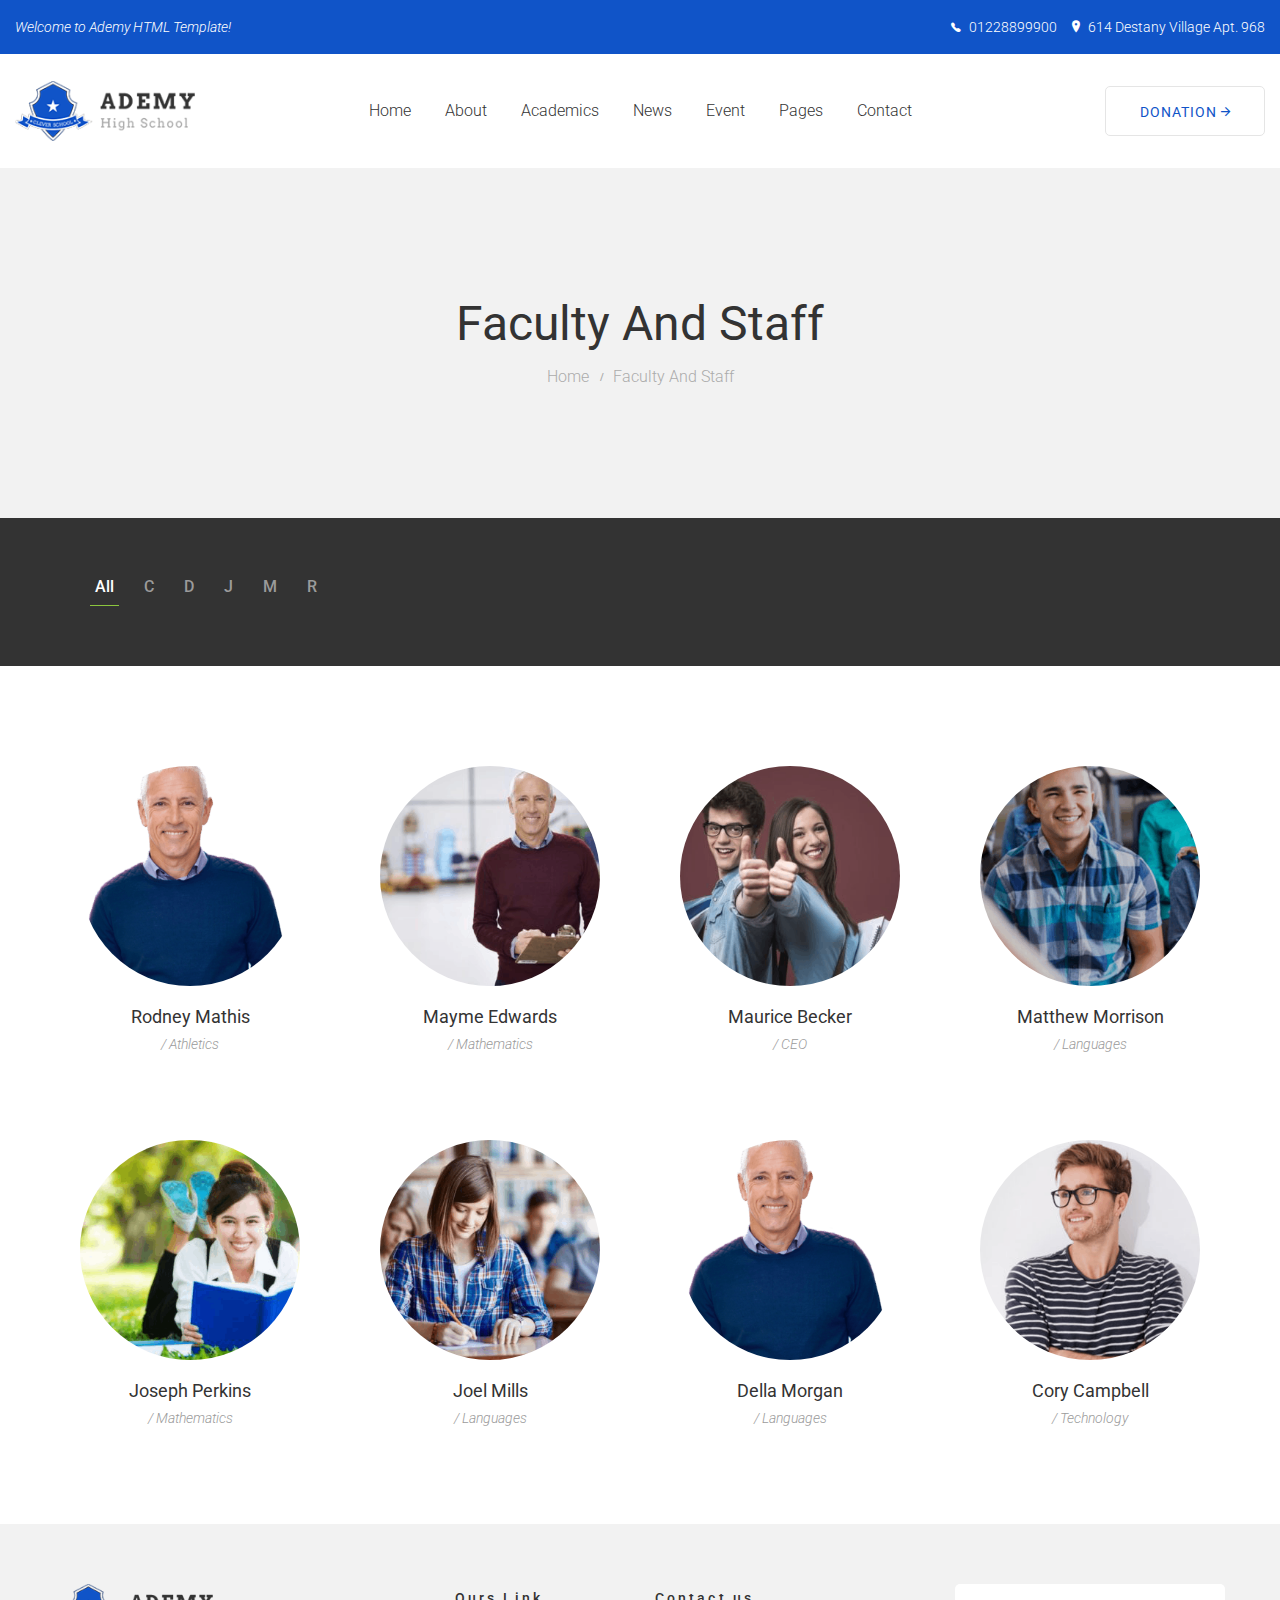
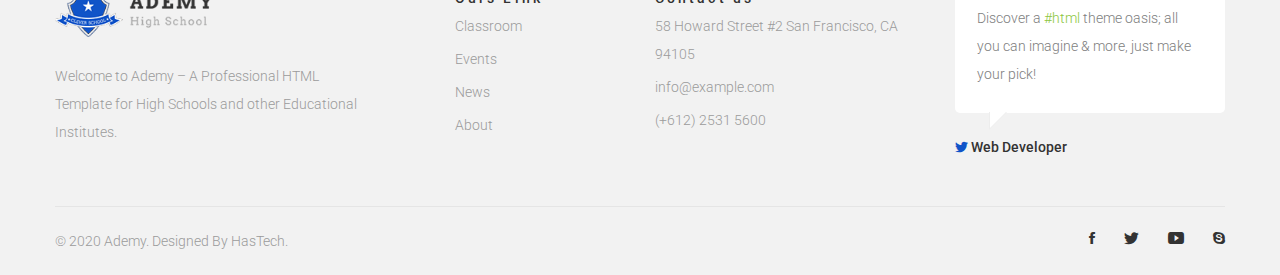
<file: faculty-and-staff.html>
<!doctype html>
<html class="no-js" lang="en">

<head>
    <meta charset="utf-8">
    <meta http-equiv="x-ua-compatible" content="ie=edge">
    <title>Faculty and Staff - Ademy</title>
    <meta name="robots" content="noindex, follow" />
    <meta name="description" content="">
    <meta name="viewport" content="width=device-width, initial-scale=1, shrink-to-fit=no">
    <!-- Favicon -->
    <link rel="shortcut icon" type="image/x-icon" href="assets/images/favicon.ico">

    <!-- CSS
	============================================ -->

    <!-- Bootstrap CSS -->
    <link rel="stylesheet" href="assets/css/vendor/bootstrap.min.css">
    <!-- Ionicons -->
    <link rel="stylesheet" href="assets/css/vendor/ion-fonts.css">
    <!-- Themify Icon -->
    <link rel="stylesheet" href="assets/css/vendor/themify-icons.css">
    <!-- Slick CSS -->
    <link rel="stylesheet" href="assets/css/plugins/slick.min.css">
    <!-- Animation -->
    <link rel="stylesheet" href="assets/css/plugins/animate.min.css">
    <!-- jQuery Ui -->
    <link rel="stylesheet" href="assets/css/plugins/jquery-ui.min.css">
    <!-- Nice Select -->
    <link rel="stylesheet" href="assets/css/plugins/nice-select.min.css">
    <!-- Animated Headlines -->
    <link rel="stylesheet" href="assets/css/plugins/animated-headlines.css">
    <!-- Magnific Popup -->
    <link rel="stylesheet" href="assets/css/plugins/magnific-popup.min.css">
    <!-- datetimepicker -->
    <link rel="stylesheet" href="assets/css/plugins/jquery.datetimepicker.min.css">

    <!-- Vendor & Plugins CSS (Please remove the comment from below vendor.min.css & plugins.min.css for better website load performance and remove css files from the above) -->

    <!-- <link rel="stylesheet" href="assets/css/vendor/vendor.min.css">
    <link rel="stylesheet" href="assets/css/plugins/plugins.min.css"> -->

    <!-- Main Style CSS (Please use minify version for better website load performance) -->
    <link rel="stylesheet" href="assets/css/style.css">
    <!-- <link rel="stylesheet" href="assets/css/style.min.css"> -->

</head>

<body class="template-color-1">

    <div class="main-wrapper">

        <!-- Begin Main Header Area Three -->
        <header class="main-header_area-3">
            <div class="header-top_area bg-denim_color d-none d-lg-block">
                <div class="container-fluid">
                    <div class="row align-items-center">
                        <div class="col-lg-4">
                            <div class="ht-left">
                                <span class="ht-intro font-italic">Welcome to Ademy HTML Template!</span>
                            </div>
                        </div>
                        <div class="col-lg-8">
                            <div class="ht-right without-donate">
                                <ul>
                                    <li class="contuct-number">
                                        <i class="ion-ios-telephone mr-1"></i>
                                        <a href="tel://+01228899900">01228899900</a>
                                    </li>
                                    <li class="address">
                                        <i class="ion-ios-location mr-1"></i>
                                        <span>614 Destany Village Apt. 968</span>
                                    </li>
                                </ul>
                            </div>
                        </div>
                    </div>
                </div>
            </div>
            <div class="main-header">
                <div class="container-fluid">
                    <div class="row">
                        <div class="col-lg-12">
                            <div class="main-header_nav row align-items-center">
                                <div class="col-xl-3 col-lg-2 col-6">
                                    <div class="header-logo">
                                        <a href="index.html">
                                            <img class="img-full" src="assets/images/logo/1.png" alt="Header Logo">
                                        </a>
                                    </div>
                                </div>
                                <div class="col-xl-6 col-lg-8 position-static d-none d-lg-block">
                                    <div class="main-menu_area">
                                        <nav class="main-nav d-flex justify-content-center">
                                            <ul>
                                                <li><a href="index.html">Home</a>
                                                    <ul class="ademy-dropdown">
                                                        <li>
                                                            <a href="index-2.html">
                                                                <i class="ion-chevron-right"></i>
                                                                Home 02
                                                            </a>
                                                        </li>
                                                        <li>
                                                            <a href="index-3.html">
                                                                <i class="ion-chevron-right"></i>
                                                                Home 03
                                                            </a>
                                                        </li>
                                                    </ul>
                                                </li>
                                                <li><a href="about-us.html">About</a>
                                                    <ul class="ademy-dropdown">
                                                        <li>
                                                            <a href="about-us.html">
                                                                <i class="ion-chevron-right"></i>
                                                                About us
                                                            </a>
                                                        </li>
                                                        <li>
                                                            <a href="pricing-plans.html">
                                                                <i class="ion-chevron-right"></i>
                                                                Pricing Plans
                                                            </a>
                                                        </li>
                                                    </ul>
                                                </li>
                                                <li><a href="academics.html">Academics</a>
                                                    <ul class="ademy-dropdown">
                                                        <li>
                                                            <a href="our-classes.html">
                                                                <i class="ion-chevron-right"></i>
                                                                Our Classes
                                                            </a>
                                                        </li>
                                                        <li>
                                                            <a href="our-classes-list.html">
                                                                <i class="ion-chevron-right"></i>
                                                                Our Classes - List
                                                            </a>
                                                        </li>
                                                        <li>
                                                            <a href="single-class.html">
                                                                <i class="ion-chevron-right"></i>
                                                                Single Class
                                                            </a>
                                                        </li>
                                                    </ul>
                                                </li>
                                                <li><a href="news.html">News</a>
                                                    <ul class="ademy-dropdown">
                                                        <li>
                                                            <a href="news-list.html">
                                                                <i class="ion-chevron-right"></i>
                                                                News - List
                                                            </a>
                                                        </li>
                                                        <li>
                                                            <a href="single-post.html">
                                                                <i class="ion-chevron-right"></i>
                                                                Single Post
                                                            </a>
                                                        </li>
                                                    </ul>
                                                </li>
                                                <li><a href="event-page.html">Event</a>
                                                    <ul class="ademy-dropdown">
                                                        <li>
                                                            <a href="event-list.html">
                                                                <i class="ion-chevron-right"></i>
                                                                Event - List
                                                            </a>
                                                        </li>
                                                        <li>
                                                            <a href="single-event.html">
                                                                <i class="ion-chevron-right"></i>
                                                                Single Event
                                                            </a>
                                                        </li>
                                                    </ul>
                                                </li>
                                                <li><a href="javascript:void(0)">Pages</a>
                                                    <ul class="ademy-dropdown">
                                                        <li class="submenu-holder">
                                                            <a href="faculty-and-staff.html">
                                                                <i class="ion-chevron-right"></i>
                                                                Faculty and staff
                                                                <span class="submenu-indicate ion-chevron-right"></span>
                                                            </a>
                                                            <ul class="ademy-dropdown ademy-submenu">
                                                                <li>
                                                                    <a href="profile.html">
                                                                        <i class="ion-chevron-right"></i>
                                                                        Profile
                                                                    </a>
                                                                </li>
                                                            </ul>
                                                        </li>
                                                        <li>
                                                            <a href="faculty-and-staff-2.html">
                                                                <i class="ion-chevron-right"></i>
                                                                Faculty and staff 02
                                                            </a>
                                                        </li>
                                                        <li>
                                                            <a href="coming-soon.html">
                                                                <i class="ion-chevron-right"></i>
                                                                Coming Soon
                                                            </a>
                                                        </li>
                                                        <li>
                                                            <a href="error-404.html">
                                                                <i class="ion-chevron-right"></i>
                                                                404
                                                            </a>
                                                        </li>
                                                    </ul>
                                                </li>
                                                <li><a href="contact.html">Contact</a>
                                                </li>
                                            </ul>
                                        </nav>
                                    </div>
                                </div>
                                <div class="col-xl-3 col-lg-2 d-none d-lg-block">
                                    <div class="header-right_area">
                                        <a href="javascript:void(0)" class="ademy-btn btn-transparent whisper-border with-border_radius text-uppercase">Donation
                                            <i class="ion-android-arrow-forward"></i>
                                        </a>
                                    </div>
                                </div>
                                <div class="col-6 d-block d-lg-none">
                                    <div class="header-right_area with-radius justify-content-end">
                                        <ul>
                                            <li class="mobile-menu_wrap">
                                                <a href="#mobileMenu" class="mobile-menu_btn toolbar-btn">
                                                    <i class="ion-navicon-round"></i>
                                                </a>
                                            </li>
                                        </ul>
                                    </div>
                                </div>
                            </div>
                        </div>
                    </div>
                </div>
            </div>
            <div class="main-header header-sticky">
                <div class="container">
                    <div class="row">
                        <div class="col-lg-12">
                            <div class="main-header_nav row align-items-center">
                                <div class="col-xl-3 col-lg-2 col-6">
                                    <div class="header-logo">
                                        <a href="index.html">
                                            <img class="img-full" src="assets/images/logo/1.png" alt="Header Logo">
                                        </a>
                                    </div>
                                </div>
                                <div class="col-xl-6 col-lg-8 position-static d-none d-lg-block">
                                    <div class="main-menu_area">
                                        <nav class="main-nav d-flex justify-content-center">
                                            <ul>
                                                <li><a href="index.html">Home</a>
                                                    <ul class="ademy-dropdown">
                                                        <li>
                                                            <a href="index-2.html">
                                                                <i class="ion-chevron-right"></i>
                                                                Home 02
                                                            </a>
                                                        </li>
                                                        <li>
                                                            <a href="index-3.html">
                                                                <i class="ion-chevron-right"></i>
                                                                Home 03
                                                            </a>
                                                        </li>
                                                    </ul>
                                                </li>
                                                <li><a href="about-us.html">About</a>
                                                    <ul class="ademy-dropdown">
                                                        <li>
                                                            <a href="about-us.html">
                                                                <i class="ion-chevron-right"></i>
                                                                About us
                                                            </a>
                                                        </li>
                                                        <li>
                                                            <a href="pricing-plans.html">
                                                                <i class="ion-chevron-right"></i>
                                                                Pricing Plans
                                                            </a>
                                                        </li>
                                                    </ul>
                                                </li>
                                                <li><a href="academics.html">Academics</a>
                                                    <ul class="ademy-dropdown">
                                                        <li>
                                                            <a href="our-classes.html">
                                                                <i class="ion-chevron-right"></i>
                                                                Our Classes
                                                            </a>
                                                        </li>
                                                        <li>
                                                            <a href="our-classes-list.html">
                                                                <i class="ion-chevron-right"></i>
                                                                Our Classes - List
                                                            </a>
                                                        </li>
                                                        <li>
                                                            <a href="single-class.html">
                                                                <i class="ion-chevron-right"></i>
                                                                Single Class
                                                            </a>
                                                        </li>
                                                    </ul>
                                                </li>
                                                <li><a href="news.html">News</a>
                                                    <ul class="ademy-dropdown">
                                                        <li>
                                                            <a href="news-list.html">
                                                                <i class="ion-chevron-right"></i>
                                                                News - List
                                                            </a>
                                                        </li>
                                                        <li>
                                                            <a href="single-post.html">
                                                                <i class="ion-chevron-right"></i>
                                                                Single Post
                                                            </a>
                                                        </li>
                                                    </ul>
                                                </li>
                                                <li><a href="event-page.html">Event</a>
                                                    <ul class="ademy-dropdown">
                                                        <li>
                                                            <a href="event-list.html">
                                                                <i class="ion-chevron-right"></i>
                                                                Event - List
                                                            </a>
                                                        </li>
                                                        <li>
                                                            <a href="single-event.html">
                                                                <i class="ion-chevron-right"></i>
                                                                Single Event
                                                            </a>
                                                        </li>
                                                    </ul>
                                                </li>
                                                <li><a href="javascript:void(0)">Pages</a>
                                                    <ul class="ademy-dropdown">
                                                        <li class="submenu-holder">
                                                            <a href="faculty-and-staff.html">
                                                                <i class="ion-chevron-right"></i>
                                                                Faculty and staff
                                                                <span class="submenu-indicate ion-chevron-right"></span>
                                                            </a>
                                                            <ul class="ademy-dropdown ademy-submenu">
                                                                <li>
                                                                    <a href="profile.html">
                                                                        <i class="ion-chevron-right"></i>
                                                                        Profile
                                                                    </a>
                                                                </li>
                                                            </ul>
                                                        </li>
                                                        <li>
                                                            <a href="faculty-and-staff-2.html">
                                                                <i class="ion-chevron-right"></i>
                                                                Faculty and staff 02
                                                            </a>
                                                        </li>
                                                        <li>
                                                            <a href="coming-soon.html">
                                                                <i class="ion-chevron-right"></i>
                                                                Coming Soon
                                                            </a>
                                                        </li>
                                                        <li>
                                                            <a href="error-404.html">
                                                                <i class="ion-chevron-right"></i>
                                                                404
                                                            </a>
                                                        </li>
                                                    </ul>
                                                </li>
                                                <li><a href="contact.html">Contact</a>
                                                </li>
                                            </ul>
                                        </nav>
                                    </div>
                                </div>
                                <div class="col-xl-3 col-lg-2 d-none d-lg-block">
                                    <div class="header-right_area">
                                        <a href="javascript:void(0)" class="ademy-btn btn-transparent whisper-border with-border_radius text-uppercase">Donation
                                            <i class="ion-android-arrow-forward"></i>
                                        </a>
                                    </div>
                                </div>
                                <div class="col-6 d-block d-lg-none">
                                    <div class="header-right_area with-radius justify-content-end">
                                        <ul>
                                            <li class="mobile-menu_wrap">
                                                <a href="#mobileMenu" class="mobile-menu_btn toolbar-btn">
                                                    <i class="ion-navicon-round"></i>
                                                </a>
                                            </li>
                                        </ul>
                                    </div>
                                </div>
                            </div>
                        </div>
                    </div>
                </div>
            </div>
            <div class="mobile-menu_wrapper" id="mobileMenu">
                <div class="offcanvas-menu-inner">
                    <div class="offcanvas-inner_search">
                        <form action="#" class="hm-searchbox">
                            <input type="text" placeholder="Search for item...">
                            <button class="search_btn" type="submit"><i class="ion-ios-search-strong"></i></button>
                        </form>
                    </div>
                    <a href="#" class="btn-close"><i class="ion-close-round"></i></a>
                    <div class="offcanvas-navigation_wrap">
                        <nav class="offcanvas-navigation">
                            <ul class="mobile-menu">
                                <li class="menu-item-has-children active"><a href="#"><span class="mm-text">Home <i
                                            class="ion-ios-arrow-down"></i></span></a>
                                    <ul class="sub-menu">
                                        <li>
                                            <a href="index.html">
                                                <span class="mm-text">Home 01</span>
                                            </a>
                                        </li>
                                        <li>
                                            <a href="index-2.html">
                                                <span class="mm-text">Home 02</span>
                                            </a>
                                        </li>
                                        <li>
                                            <a href="index-3.html">
                                                <span class="mm-text">Home 03</span>
                                            </a>
                                        </li>
                                    </ul>
                                </li>
                                <li class="menu-item-has-children">
                                    <a href="#">
                                        <span class="mm-text">About <i class="ion-ios-arrow-down"></i></span>
                                    </a>
                                    <ul class="sub-menu">
                                        <li>
                                            <a href="about-us.html">
                                                <span class="mm-text">About Us</span>
                                            </a>
                                        </li>
                                        <li>
                                            <a href="pricing-plans.html">
                                                <span class="mm-text">Pricing Plans</span>
                                            </a>
                                        </li>
                                    </ul>
                                </li>
                                <li class="menu-item-has-children">
                                    <a href="#">
                                        <span class="mm-text">Academics <i class="ion-ios-arrow-down"></i></span>
                                    </a>
                                    <ul class="sub-menu">
                                        <li>
                                            <a href="academics.html">
                                                <span class="mm-text">Academics Default</span>
                                            </a>
                                        </li>
                                        <li>
                                            <a href="our-classes.html">
                                                <span class="mm-text">Our Classes</span>
                                            </a>
                                        </li>
                                        <li>
                                            <a href="our-classes-list.html">
                                                <span class="mm-text">Our Classes List</span>
                                            </a>
                                        </li>
                                        <li>
                                            <a href="single-class.html">
                                                <span class="mm-text">Single Class</span>
                                            </a>
                                        </li>
                                    </ul>
                                </li>
                                <li class="menu-item-has-children">
                                    <a href="#">
                                        <span class="mm-text">News <i class="ion-ios-arrow-down"></i></span>
                                    </a>
                                    <ul class="sub-menu">
                                        <li>
                                            <a href="news.html">
                                                <span class="mm-text">News Default</span>
                                            </a>
                                        </li>
                                        <li>
                                            <a href="news-list.html">
                                                <span class="mm-text">News List</span>
                                            </a>
                                        </li>
                                        <li>
                                            <a href="single-post.html">
                                                <span class="mm-text">Single Post</span>
                                            </a>
                                        </li>
                                    </ul>
                                </li>
                                <li class="menu-item-has-children">
                                    <a href="#">
                                        <span class="mm-text">Event <i class="ion-ios-arrow-down"></i></span>
                                    </a>
                                    <ul class="sub-menu">
                                        <li>
                                            <a href="event-page.html">
                                                <span class="mm-text">Event Page</span>
                                            </a>
                                        </li>
                                        <li>
                                            <a href="event-list.html">
                                                <span class="mm-text">Event List</span>
                                            </a>
                                        </li>
                                        <li>
                                            <a href="single-event.html">
                                                <span class="mm-text">Single Event</span>
                                            </a>
                                        </li>
                                    </ul>
                                </li>
                                <li class="menu-item-has-children">
                                    <a href="#">
                                        <span class="mm-text">Pages <i class="ion-ios-arrow-down"></i></span>
                                    </a>
                                    <ul class="sub-menu">
                                        <li>
                                            <a href="faculty-and-staff.html">
                                                <span class="mm-text">Faculty and Staff</span>
                                            </a>
                                        </li>
                                        <li>
                                            <a href="faculty-and-staff-2.html">
                                                <span class="mm-text">Faculty and Staff 02</span>
                                            </a>
                                        </li>
                                        <li>
                                            <a href="profile.html">
                                                <span class="mm-text">Profile</span>
                                            </a>
                                        </li>
                                        <li>
                                            <a href="coming-soon.html">
                                                <span class="mm-text">Coming Soon</span>
                                            </a>
                                        </li>
                                        <li>
                                            <a href="error-404.html">
                                                <span class="mm-text">Error 404</span>
                                            </a>
                                        </li>
                                    </ul>
                                </li>
                                <li>
                                    <a href="contact.html">
                                        <span class="mm-text">Contact</span>
                                    </a>
                                </li>
                            </ul>
                        </nav>
                        <nav class="offcanvas-navigation-2">
                            <div class="ht-right inner-header_info">
                                <ul>
                                    <li class="contuct-number">
                                        <i class="ion-ios-telephone mr-1"></i>
                                        <a href="tel://+01228899900">01228899900</a>
                                    </li>
                                    <li class="address">
                                        <i class="ion-ios-location mr-1"></i>
                                        <span>614 Destany Village Apt. 968</span>
                                    </li>
                                    <li class="donate">
                                        <a class="ademy-btn atlantis-color_btn" href="javascript:void(0)">Donate</a>
                                    </li>
                                </ul>
                            </div>
                            <div class="header-right_area inner-social_link justify-content-start">
                                <ul class="social-link">
                                    <li class="facebook">
                                        <a href="https://www.facebook.com" data-toggle="tooltip" target="_blank" title="Facebook">
                                            <i class="ion-social-facebook"></i>
                                        </a>
                                    </li>
                                    <li class="twitter">
                                        <a href="https://twitter.com" data-toggle="tooltip" target="_blank" title="Twitter">
                                            <i class="ion-social-twitter"></i>
                                        </a>
                                    </li>
                                    <li class="youtube">
                                        <a href="https://www.youtube.com/" data-toggle="tooltip" target="_blank" title="Youtube">
                                            <i class="ion-social-youtube"></i>
                                        </a>
                                    </li>
                                    <li class="skype">
                                        <a href="https://skype.com/" data-toggle="tooltip" target="_blank" title="Skype">
                                            <i class="ion-social-skype"></i>
                                        </a>
                                    </li>
                                </ul>
                            </div>
                        </nav>
                    </div>
                </div>
            </div>
            <div class="global-overlay"></div>
        </header>
        <!-- Main Header Area Three End Here -->

        <!-- Begin Ademy's Breadcrumb Area -->
        <div class="breadcrumb-area">
            <div class="container-fluid h-100">
                <div class="breadcrumb-content h-100">
                    <h1 class="text-capitalize mb-0">Faculty and Staff</h1>
                    <ul>
                        <li><a class="text-capitalize" href="index.html">Home</a></li>
                        <li class="active text-capitalize">Faculty and Staff</li>
                    </ul>
                </div>
            </div>
        </div>
        <!-- Ademy's Breadcrumb Area End Here -->

        <!-- Begin Main Content Area -->
        <main class="main-content">
            <!-- Begin Faculty and Staff Area -->
            <div class="faculty-and-staff_area">
                <div class="tab-section_area">
                    <div class="faculty-tab">
                        <ul class="nav faculty-menu">
                            <li><a class="active" data-toggle="tab" href="#all"><span>All</span></a></li>
                            <li><a data-toggle="tab" href="#c"><span>C</span></a></li>
                            <li><a data-toggle="tab" href="#d"><span>D</span></a></li>
                            <li><a data-toggle="tab" href="#j"><span>J</span></a></li>
                            <li><a data-toggle="tab" href="#m"><span>M</span></a></li>
                            <li><a data-toggle="tab" href="#r"><span>R</span></a></li>
                        </ul>
                    </div>
                </div>
                <div class="container">
                    <div class="row">
                        <div class="col-lg-12">
                            <div class="tab-content faculty-content">
                                <div id="all" class="tab-pane active show" role="tabpanel">
                                    <div class="row">
                                        <div class="col-lg-3 col-sm-6">
                                            <div class="single-item">
                                                <div class="single-inner_item">
                                                    <div class="single-img with-radius">
                                                        <img src="assets/images/our-teacher/1.png" alt="Our Teacher Image">
                                                    </div>
                                                    <div class="single-content">
                                                        <h3 class="teacher-name mb-0">Rodney Mathis</h3>
                                                        <span class="teacher-position">/ Athletics</span>
                                                        <ul class="social-link nobel-color">
                                                            <li class="facebook">
                                                                <a href="https://www.facebook.com" data-toggle="tooltip" target="_blank" title="Facebook">
                                                                    <i class="ion-social-facebook"></i>
                                                                </a>
                                                            </li>
                                                            <li class="twitter">
                                                                <a href="https://twitter.com" data-toggle="tooltip" target="_blank" title="Twitter">
                                                                    <i class="ion-social-twitter"></i>
                                                                </a>
                                                            </li>
                                                            <li class="youtube">
                                                                <a href="https://www.youtube.com/" data-toggle="tooltip" target="_blank" title="Youtube">
                                                                    <i class="ion-social-youtube"></i>
                                                                </a>
                                                            </li>
                                                            <li class="skype">
                                                                <a href="https://skype.com/" data-toggle="tooltip" target="_blank" title="Skype">
                                                                    <i class="ion-social-skype"></i>
                                                                </a>
                                                            </li>
                                                        </ul>
                                                    </div>
                                                </div>
                                            </div>
                                        </div>
                                        <div class="col-lg-3 col-sm-6">
                                            <div class="single-item">
                                                <div class="single-inner_item">
                                                    <div class="single-img with-radius">
                                                        <img src="assets/images/our-teacher/2.png" alt="Our Teacher Image">
                                                    </div>
                                                    <div class="single-content">
                                                        <h3 class="teacher-name mb-0">Mayme Edwards</h3>
                                                        <span class="teacher-position">/ Mathematics</span>
                                                        <ul class="social-link nobel-color">
                                                            <li class="facebook">
                                                                <a href="https://www.facebook.com" data-toggle="tooltip" target="_blank" title="Facebook">
                                                                    <i class="ion-social-facebook"></i>
                                                                </a>
                                                            </li>
                                                            <li class="twitter">
                                                                <a href="https://twitter.com" data-toggle="tooltip" target="_blank" title="Twitter">
                                                                    <i class="ion-social-twitter"></i>
                                                                </a>
                                                            </li>
                                                            <li class="youtube">
                                                                <a href="https://www.youtube.com/" data-toggle="tooltip" target="_blank" title="Youtube">
                                                                    <i class="ion-social-youtube"></i>
                                                                </a>
                                                            </li>
                                                            <li class="skype">
                                                                <a href="https://skype.com/" data-toggle="tooltip" target="_blank" title="Skype">
                                                                    <i class="ion-social-skype"></i>
                                                                </a>
                                                            </li>
                                                        </ul>
                                                    </div>
                                                </div>
                                            </div>
                                        </div>
                                        <div class="col-lg-3 col-sm-6">
                                            <div class="single-item">
                                                <div class="single-inner_item">
                                                    <div class="single-img with-radius">
                                                        <img src="assets/images/our-teacher/3.png" alt="Our Teacher Image">
                                                    </div>
                                                    <div class="single-content">
                                                        <h3 class="teacher-name mb-0">Maurice Becker</h3>
                                                        <span class="teacher-position">/ CEO</span>
                                                        <ul class="social-link nobel-color">
                                                            <li class="facebook">
                                                                <a href="https://www.facebook.com" data-toggle="tooltip" target="_blank" title="Facebook">
                                                                    <i class="ion-social-facebook"></i>
                                                                </a>
                                                            </li>
                                                            <li class="twitter">
                                                                <a href="https://twitter.com" data-toggle="tooltip" target="_blank" title="Twitter">
                                                                    <i class="ion-social-twitter"></i>
                                                                </a>
                                                            </li>
                                                            <li class="youtube">
                                                                <a href="https://www.youtube.com/" data-toggle="tooltip" target="_blank" title="Youtube">
                                                                    <i class="ion-social-youtube"></i>
                                                                </a>
                                                            </li>
                                                            <li class="skype">
                                                                <a href="https://skype.com/" data-toggle="tooltip" target="_blank" title="Skype">
                                                                    <i class="ion-social-skype"></i>
                                                                </a>
                                                            </li>
                                                        </ul>
                                                    </div>
                                                </div>
                                            </div>
                                        </div>
                                        <div class="col-lg-3 col-sm-6">
                                            <div class="single-item">
                                                <div class="single-inner_item">
                                                    <div class="single-img with-radius">
                                                        <img src="assets/images/our-teacher/4.png" alt="Our Teacher Image">
                                                    </div>
                                                    <div class="single-content">
                                                        <h3 class="teacher-name mb-0">Matthew Morrison</h3>
                                                        <span class="teacher-position">/ Languages</span>
                                                        <ul class="social-link nobel-color">
                                                            <li class="facebook">
                                                                <a href="https://www.facebook.com" data-toggle="tooltip" target="_blank" title="Facebook">
                                                                    <i class="ion-social-facebook"></i>
                                                                </a>
                                                            </li>
                                                            <li class="twitter">
                                                                <a href="https://twitter.com" data-toggle="tooltip" target="_blank" title="Twitter">
                                                                    <i class="ion-social-twitter"></i>
                                                                </a>
                                                            </li>
                                                            <li class="youtube">
                                                                <a href="https://www.youtube.com/" data-toggle="tooltip" target="_blank" title="Youtube">
                                                                    <i class="ion-social-youtube"></i>
                                                                </a>
                                                            </li>
                                                            <li class="skype">
                                                                <a href="https://skype.com/" data-toggle="tooltip" target="_blank" title="Skype">
                                                                    <i class="ion-social-skype"></i>
                                                                </a>
                                                            </li>
                                                        </ul>
                                                    </div>
                                                </div>
                                            </div>
                                        </div>
                                        <div class="col-lg-3 col-sm-6">
                                            <div class="single-item">
                                                <div class="single-inner_item">
                                                    <div class="single-img with-radius">
                                                        <img src="assets/images/our-teacher/5.png" alt="Our Teacher Image">
                                                    </div>
                                                    <div class="single-content">
                                                        <h3 class="teacher-name mb-0">Joseph Perkins</h3>
                                                        <span class="teacher-position">/ Mathematics</span>
                                                        <ul class="social-link nobel-color">
                                                            <li class="facebook">
                                                                <a href="https://www.facebook.com" data-toggle="tooltip" target="_blank" title="Facebook">
                                                                    <i class="ion-social-facebook"></i>
                                                                </a>
                                                            </li>
                                                            <li class="twitter">
                                                                <a href="https://twitter.com" data-toggle="tooltip" target="_blank" title="Twitter">
                                                                    <i class="ion-social-twitter"></i>
                                                                </a>
                                                            </li>
                                                            <li class="youtube">
                                                                <a href="https://www.youtube.com/" data-toggle="tooltip" target="_blank" title="Youtube">
                                                                    <i class="ion-social-youtube"></i>
                                                                </a>
                                                            </li>
                                                            <li class="skype">
                                                                <a href="https://skype.com/" data-toggle="tooltip" target="_blank" title="Skype">
                                                                    <i class="ion-social-skype"></i>
                                                                </a>
                                                            </li>
                                                        </ul>
                                                    </div>
                                                </div>
                                            </div>
                                        </div>
                                        <div class="col-lg-3 col-sm-6">
                                            <div class="single-item">
                                                <div class="single-inner_item">
                                                    <div class="single-img with-radius">
                                                        <img src="assets/images/our-teacher/6.png" alt="Our Teacher Image">
                                                    </div>
                                                    <div class="single-content">
                                                        <h3 class="teacher-name mb-0">Joel Mills</h3>
                                                        <span class="teacher-position">/ Languages</span>
                                                        <ul class="social-link nobel-color">
                                                            <li class="facebook">
                                                                <a href="https://www.facebook.com" data-toggle="tooltip" target="_blank" title="Facebook">
                                                                    <i class="ion-social-facebook"></i>
                                                                </a>
                                                            </li>
                                                            <li class="twitter">
                                                                <a href="https://twitter.com" data-toggle="tooltip" target="_blank" title="Twitter">
                                                                    <i class="ion-social-twitter"></i>
                                                                </a>
                                                            </li>
                                                            <li class="youtube">
                                                                <a href="https://www.youtube.com/" data-toggle="tooltip" target="_blank" title="Youtube">
                                                                    <i class="ion-social-youtube"></i>
                                                                </a>
                                                            </li>
                                                            <li class="skype">
                                                                <a href="https://skype.com/" data-toggle="tooltip" target="_blank" title="Skype">
                                                                    <i class="ion-social-skype"></i>
                                                                </a>
                                                            </li>
                                                        </ul>
                                                    </div>
                                                </div>
                                            </div>
                                        </div>
                                        <div class="col-lg-3 col-sm-6">
                                            <div class="single-item">
                                                <div class="single-inner_item">
                                                    <div class="single-img with-radius">
                                                        <img src="assets/images/our-teacher/1.png" alt="Our Teacher Image">
                                                    </div>
                                                    <div class="single-content">
                                                        <h3 class="teacher-name mb-0">Della Morgan</h3>
                                                        <span class="teacher-position">/ Languages</span>
                                                        <ul class="social-link nobel-color">
                                                            <li class="facebook">
                                                                <a href="https://www.facebook.com" data-toggle="tooltip" target="_blank" title="Facebook">
                                                                    <i class="ion-social-facebook"></i>
                                                                </a>
                                                            </li>
                                                            <li class="twitter">
                                                                <a href="https://twitter.com" data-toggle="tooltip" target="_blank" title="Twitter">
                                                                    <i class="ion-social-twitter"></i>
                                                                </a>
                                                            </li>
                                                            <li class="youtube">
                                                                <a href="https://www.youtube.com/" data-toggle="tooltip" target="_blank" title="Youtube">
                                                                    <i class="ion-social-youtube"></i>
                                                                </a>
                                                            </li>
                                                            <li class="skype">
                                                                <a href="https://skype.com/" data-toggle="tooltip" target="_blank" title="Skype">
                                                                    <i class="ion-social-skype"></i>
                                                                </a>
                                                            </li>
                                                        </ul>
                                                    </div>
                                                </div>
                                            </div>
                                        </div>
                                        <div class="col-lg-3 col-sm-6">
                                            <div class="single-item">
                                                <div class="single-inner_item">
                                                    <div class="single-img with-radius">
                                                        <img src="assets/images/our-teacher/8.png" alt="Our Teacher Image">
                                                    </div>
                                                    <div class="single-content">
                                                        <h3 class="teacher-name mb-0">Cory Campbell</h3>
                                                        <span class="teacher-position">/ Technology</span>
                                                        <ul class="social-link nobel-color">
                                                            <li class="facebook">
                                                                <a href="https://www.facebook.com" data-toggle="tooltip" target="_blank" title="Facebook">
                                                                    <i class="ion-social-facebook"></i>
                                                                </a>
                                                            </li>
                                                            <li class="twitter">
                                                                <a href="https://twitter.com" data-toggle="tooltip" target="_blank" title="Twitter">
                                                                    <i class="ion-social-twitter"></i>
                                                                </a>
                                                            </li>
                                                            <li class="youtube">
                                                                <a href="https://www.youtube.com/" data-toggle="tooltip" target="_blank" title="Youtube">
                                                                    <i class="ion-social-youtube"></i>
                                                                </a>
                                                            </li>
                                                            <li class="skype">
                                                                <a href="https://skype.com/" data-toggle="tooltip" target="_blank" title="Skype">
                                                                    <i class="ion-social-skype"></i>
                                                                </a>
                                                            </li>
                                                        </ul>
                                                    </div>
                                                </div>
                                            </div>
                                        </div>
                                    </div>
                                </div>
                                <div id="c" class="tab-pane" role="tabpanel">
                                    <div class="row">
                                        <div class="col-lg-3 col-sm-6">
                                            <div class="single-item">
                                                <div class="single-inner_item">
                                                    <div class="single-img with-radius">
                                                        <img src="assets/images/our-teacher/8.png" alt="Our Teacher Image">
                                                    </div>
                                                    <div class="single-content">
                                                        <h3 class="teacher-name mb-0">Cory Campbell</h3>
                                                        <span class="teacher-position">/ Technology</span>
                                                        <ul class="social-link nobel-color">
                                                            <li class="facebook">
                                                                <a href="https://www.facebook.com" data-toggle="tooltip" target="_blank" title="Facebook">
                                                                    <i class="ion-social-facebook"></i>
                                                                </a>
                                                            </li>
                                                            <li class="twitter">
                                                                <a href="https://twitter.com" data-toggle="tooltip" target="_blank" title="Twitter">
                                                                    <i class="ion-social-twitter"></i>
                                                                </a>
                                                            </li>
                                                            <li class="youtube">
                                                                <a href="https://www.youtube.com/" data-toggle="tooltip" target="_blank" title="Youtube">
                                                                    <i class="ion-social-youtube"></i>
                                                                </a>
                                                            </li>
                                                            <li class="skype">
                                                                <a href="https://skype.com/" data-toggle="tooltip" target="_blank" title="Skype">
                                                                    <i class="ion-social-skype"></i>
                                                                </a>
                                                            </li>
                                                        </ul>
                                                    </div>
                                                </div>
                                            </div>
                                        </div>
                                        <div class="col-lg-3 col-sm-6">
                                            <div class="single-item">
                                                <div class="single-inner_item">
                                                    <div class="single-img with-radius">
                                                        <img src="assets/images/our-teacher/1.png" alt="Our Teacher Image">
                                                    </div>
                                                    <div class="single-content">
                                                        <h3 class="teacher-name mb-0">Della Morgan</h3>
                                                        <span class="teacher-position">/ Languages</span>
                                                        <ul class="social-link nobel-color">
                                                            <li class="facebook">
                                                                <a href="https://www.facebook.com" data-toggle="tooltip" target="_blank" title="Facebook">
                                                                    <i class="ion-social-facebook"></i>
                                                                </a>
                                                            </li>
                                                            <li class="twitter">
                                                                <a href="https://twitter.com" data-toggle="tooltip" target="_blank" title="Twitter">
                                                                    <i class="ion-social-twitter"></i>
                                                                </a>
                                                            </li>
                                                            <li class="youtube">
                                                                <a href="https://www.youtube.com/" data-toggle="tooltip" target="_blank" title="Youtube">
                                                                    <i class="ion-social-youtube"></i>
                                                                </a>
                                                            </li>
                                                            <li class="skype">
                                                                <a href="https://skype.com/" data-toggle="tooltip" target="_blank" title="Skype">
                                                                    <i class="ion-social-skype"></i>
                                                                </a>
                                                            </li>
                                                        </ul>
                                                    </div>
                                                </div>
                                            </div>
                                        </div>
                                        <div class="col-lg-3 col-sm-6">
                                            <div class="single-item">
                                                <div class="single-inner_item">
                                                    <div class="single-img with-radius">
                                                        <img src="assets/images/our-teacher/6.png" alt="Our Teacher Image">
                                                    </div>
                                                    <div class="single-content">
                                                        <h3 class="teacher-name mb-0">Joel Mills</h3>
                                                        <span class="teacher-position">/ Languages</span>
                                                        <ul class="social-link nobel-color">
                                                            <li class="facebook">
                                                                <a href="https://www.facebook.com" data-toggle="tooltip" target="_blank" title="Facebook">
                                                                    <i class="ion-social-facebook"></i>
                                                                </a>
                                                            </li>
                                                            <li class="twitter">
                                                                <a href="https://twitter.com" data-toggle="tooltip" target="_blank" title="Twitter">
                                                                    <i class="ion-social-twitter"></i>
                                                                </a>
                                                            </li>
                                                            <li class="youtube">
                                                                <a href="https://www.youtube.com/" data-toggle="tooltip" target="_blank" title="Youtube">
                                                                    <i class="ion-social-youtube"></i>
                                                                </a>
                                                            </li>
                                                            <li class="skype">
                                                                <a href="https://skype.com/" data-toggle="tooltip" target="_blank" title="Skype">
                                                                    <i class="ion-social-skype"></i>
                                                                </a>
                                                            </li>
                                                        </ul>
                                                    </div>
                                                </div>
                                            </div>
                                        </div>
                                        <div class="col-lg-3 col-sm-6">
                                            <div class="single-item">
                                                <div class="single-inner_item">
                                                    <div class="single-img with-radius">
                                                        <img src="assets/images/our-teacher/5.png" alt="Our Teacher Image">
                                                    </div>
                                                    <div class="single-content">
                                                        <h3 class="teacher-name mb-0">Joseph Perkins</h3>
                                                        <span class="teacher-position">/ Mathematics</span>
                                                        <ul class="social-link nobel-color">
                                                            <li class="facebook">
                                                                <a href="https://www.facebook.com" data-toggle="tooltip" target="_blank" title="Facebook">
                                                                    <i class="ion-social-facebook"></i>
                                                                </a>
                                                            </li>
                                                            <li class="twitter">
                                                                <a href="https://twitter.com" data-toggle="tooltip" target="_blank" title="Twitter">
                                                                    <i class="ion-social-twitter"></i>
                                                                </a>
                                                            </li>
                                                            <li class="youtube">
                                                                <a href="https://www.youtube.com/" data-toggle="tooltip" target="_blank" title="Youtube">
                                                                    <i class="ion-social-youtube"></i>
                                                                </a>
                                                            </li>
                                                            <li class="skype">
                                                                <a href="https://skype.com/" data-toggle="tooltip" target="_blank" title="Skype">
                                                                    <i class="ion-social-skype"></i>
                                                                </a>
                                                            </li>
                                                        </ul>
                                                    </div>
                                                </div>
                                            </div>
                                        </div>
                                        <div class="col-lg-3 col-sm-6">
                                            <div class="single-item">
                                                <div class="single-inner_item">
                                                    <div class="single-img with-radius">
                                                        <img src="assets/images/our-teacher/4.png" alt="Our Teacher Image">
                                                    </div>
                                                    <div class="single-content">
                                                        <h3 class="teacher-name mb-0">Matthew Morrison</h3>
                                                        <span class="teacher-position">/ Languages</span>
                                                        <ul class="social-link nobel-color">
                                                            <li class="facebook">
                                                                <a href="https://www.facebook.com" data-toggle="tooltip" target="_blank" title="Facebook">
                                                                    <i class="ion-social-facebook"></i>
                                                                </a>
                                                            </li>
                                                            <li class="twitter">
                                                                <a href="https://twitter.com" data-toggle="tooltip" target="_blank" title="Twitter">
                                                                    <i class="ion-social-twitter"></i>
                                                                </a>
                                                            </li>
                                                            <li class="youtube">
                                                                <a href="https://www.youtube.com/" data-toggle="tooltip" target="_blank" title="Youtube">
                                                                    <i class="ion-social-youtube"></i>
                                                                </a>
                                                            </li>
                                                            <li class="skype">
                                                                <a href="https://skype.com/" data-toggle="tooltip" target="_blank" title="Skype">
                                                                    <i class="ion-social-skype"></i>
                                                                </a>
                                                            </li>
                                                        </ul>
                                                    </div>
                                                </div>
                                            </div>
                                        </div>
                                        <div class="col-lg-3 col-sm-6">
                                            <div class="single-item">
                                                <div class="single-inner_item">
                                                    <div class="single-img with-radius">
                                                        <img src="assets/images/our-teacher/3.png" alt="Our Teacher Image">
                                                    </div>
                                                    <div class="single-content">
                                                        <h3 class="teacher-name mb-0">Maurice Becker</h3>
                                                        <span class="teacher-position">/ CEO</span>
                                                        <ul class="social-link nobel-color">
                                                            <li class="facebook">
                                                                <a href="https://www.facebook.com" data-toggle="tooltip" target="_blank" title="Facebook">
                                                                    <i class="ion-social-facebook"></i>
                                                                </a>
                                                            </li>
                                                            <li class="twitter">
                                                                <a href="https://twitter.com" data-toggle="tooltip" target="_blank" title="Twitter">
                                                                    <i class="ion-social-twitter"></i>
                                                                </a>
                                                            </li>
                                                            <li class="youtube">
                                                                <a href="https://www.youtube.com/" data-toggle="tooltip" target="_blank" title="Youtube">
                                                                    <i class="ion-social-youtube"></i>
                                                                </a>
                                                            </li>
                                                            <li class="skype">
                                                                <a href="https://skype.com/" data-toggle="tooltip" target="_blank" title="Skype">
                                                                    <i class="ion-social-skype"></i>
                                                                </a>
                                                            </li>
                                                        </ul>
                                                    </div>
                                                </div>
                                            </div>
                                        </div>
                                        <div class="col-lg-3 col-sm-6">
                                            <div class="single-item">
                                                <div class="single-inner_item">
                                                    <div class="single-img with-radius">
                                                        <img src="assets/images/our-teacher/2.png" alt="Our Teacher Image">
                                                    </div>
                                                    <div class="single-content">
                                                        <h3 class="teacher-name mb-0">Mayme Edwards</h3>
                                                        <span class="teacher-position">/ Mathematics</span>
                                                        <ul class="social-link nobel-color">
                                                            <li class="facebook">
                                                                <a href="https://www.facebook.com" data-toggle="tooltip" target="_blank" title="Facebook">
                                                                    <i class="ion-social-facebook"></i>
                                                                </a>
                                                            </li>
                                                            <li class="twitter">
                                                                <a href="https://twitter.com" data-toggle="tooltip" target="_blank" title="Twitter">
                                                                    <i class="ion-social-twitter"></i>
                                                                </a>
                                                            </li>
                                                            <li class="youtube">
                                                                <a href="https://www.youtube.com/" data-toggle="tooltip" target="_blank" title="Youtube">
                                                                    <i class="ion-social-youtube"></i>
                                                                </a>
                                                            </li>
                                                            <li class="skype">
                                                                <a href="https://skype.com/" data-toggle="tooltip" target="_blank" title="Skype">
                                                                    <i class="ion-social-skype"></i>
                                                                </a>
                                                            </li>
                                                        </ul>
                                                    </div>
                                                </div>
                                            </div>
                                        </div>
                                        <div class="col-lg-3 col-sm-6">
                                            <div class="single-item">
                                                <div class="single-inner_item">
                                                    <div class="single-img with-radius">
                                                        <img src="assets/images/our-teacher/1.png" alt="Our Teacher Image">
                                                    </div>
                                                    <div class="single-content">
                                                        <h3 class="teacher-name mb-0">Rodney Mathis</h3>
                                                        <span class="teacher-position">/ Athletics</span>
                                                        <ul class="social-link nobel-color">
                                                            <li class="facebook">
                                                                <a href="https://www.facebook.com" data-toggle="tooltip" target="_blank" title="Facebook">
                                                                    <i class="ion-social-facebook"></i>
                                                                </a>
                                                            </li>
                                                            <li class="twitter">
                                                                <a href="https://twitter.com" data-toggle="tooltip" target="_blank" title="Twitter">
                                                                    <i class="ion-social-twitter"></i>
                                                                </a>
                                                            </li>
                                                            <li class="youtube">
                                                                <a href="https://www.youtube.com/" data-toggle="tooltip" target="_blank" title="Youtube">
                                                                    <i class="ion-social-youtube"></i>
                                                                </a>
                                                            </li>
                                                            <li class="skype">
                                                                <a href="https://skype.com/" data-toggle="tooltip" target="_blank" title="Skype">
                                                                    <i class="ion-social-skype"></i>
                                                                </a>
                                                            </li>
                                                        </ul>
                                                    </div>
                                                </div>
                                            </div>
                                        </div>
                                    </div>
                                </div>
                                <div id="d" class="tab-pane" role="tabpanel">
                                    <div class="row">
                                        <div class="col-lg-3 col-sm-6">
                                            <div class="single-item">
                                                <div class="single-inner_item">
                                                    <div class="single-img with-radius">
                                                        <img src="assets/images/our-teacher/4.png" alt="Our Teacher Image">
                                                    </div>
                                                    <div class="single-content">
                                                        <h3 class="teacher-name mb-0">Matthew Morrison</h3>
                                                        <span class="teacher-position">/ Languages</span>
                                                        <ul class="social-link nobel-color">
                                                            <li class="facebook">
                                                                <a href="https://www.facebook.com" data-toggle="tooltip" target="_blank" title="Facebook">
                                                                    <i class="ion-social-facebook"></i>
                                                                </a>
                                                            </li>
                                                            <li class="twitter">
                                                                <a href="https://twitter.com" data-toggle="tooltip" target="_blank" title="Twitter">
                                                                    <i class="ion-social-twitter"></i>
                                                                </a>
                                                            </li>
                                                            <li class="youtube">
                                                                <a href="https://www.youtube.com/" data-toggle="tooltip" target="_blank" title="Youtube">
                                                                    <i class="ion-social-youtube"></i>
                                                                </a>
                                                            </li>
                                                            <li class="skype">
                                                                <a href="https://skype.com/" data-toggle="tooltip" target="_blank" title="Skype">
                                                                    <i class="ion-social-skype"></i>
                                                                </a>
                                                            </li>
                                                        </ul>
                                                    </div>
                                                </div>
                                            </div>
                                        </div>
                                        <div class="col-lg-3 col-sm-6">
                                            <div class="single-item">
                                                <div class="single-inner_item">
                                                    <div class="single-img with-radius">
                                                        <img src="assets/images/our-teacher/3.png" alt="Our Teacher Image">
                                                    </div>
                                                    <div class="single-content">
                                                        <h3 class="teacher-name mb-0">Maurice Becker</h3>
                                                        <span class="teacher-position">/ CEO</span>
                                                        <ul class="social-link nobel-color">
                                                            <li class="facebook">
                                                                <a href="https://www.facebook.com" data-toggle="tooltip" target="_blank" title="Facebook">
                                                                    <i class="ion-social-facebook"></i>
                                                                </a>
                                                            </li>
                                                            <li class="twitter">
                                                                <a href="https://twitter.com" data-toggle="tooltip" target="_blank" title="Twitter">
                                                                    <i class="ion-social-twitter"></i>
                                                                </a>
                                                            </li>
                                                            <li class="youtube">
                                                                <a href="https://www.youtube.com/" data-toggle="tooltip" target="_blank" title="Youtube">
                                                                    <i class="ion-social-youtube"></i>
                                                                </a>
                                                            </li>
                                                            <li class="skype">
                                                                <a href="https://skype.com/" data-toggle="tooltip" target="_blank" title="Skype">
                                                                    <i class="ion-social-skype"></i>
                                                                </a>
                                                            </li>
                                                        </ul>
                                                    </div>
                                                </div>
                                            </div>
                                        </div>
                                        <div class="col-lg-3 col-sm-6">
                                            <div class="single-item">
                                                <div class="single-inner_item">
                                                    <div class="single-img with-radius">
                                                        <img src="assets/images/our-teacher/2.png" alt="Our Teacher Image">
                                                    </div>
                                                    <div class="single-content">
                                                        <h3 class="teacher-name mb-0">Mayme Edwards</h3>
                                                        <span class="teacher-position">/ Mathematics</span>
                                                        <ul class="social-link nobel-color">
                                                            <li class="facebook">
                                                                <a href="https://www.facebook.com" data-toggle="tooltip" target="_blank" title="Facebook">
                                                                    <i class="ion-social-facebook"></i>
                                                                </a>
                                                            </li>
                                                            <li class="twitter">
                                                                <a href="https://twitter.com" data-toggle="tooltip" target="_blank" title="Twitter">
                                                                    <i class="ion-social-twitter"></i>
                                                                </a>
                                                            </li>
                                                            <li class="youtube">
                                                                <a href="https://www.youtube.com/" data-toggle="tooltip" target="_blank" title="Youtube">
                                                                    <i class="ion-social-youtube"></i>
                                                                </a>
                                                            </li>
                                                            <li class="skype">
                                                                <a href="https://skype.com/" data-toggle="tooltip" target="_blank" title="Skype">
                                                                    <i class="ion-social-skype"></i>
                                                                </a>
                                                            </li>
                                                        </ul>
                                                    </div>
                                                </div>
                                            </div>
                                        </div>
                                        <div class="col-lg-3 col-sm-6">
                                            <div class="single-item">
                                                <div class="single-inner_item">
                                                    <div class="single-img with-radius">
                                                        <img src="assets/images/our-teacher/1.png" alt="Our Teacher Image">
                                                    </div>
                                                    <div class="single-content">
                                                        <h3 class="teacher-name mb-0">Rodney Mathis</h3>
                                                        <span class="teacher-position">/ Athletics</span>
                                                        <ul class="social-link nobel-color">
                                                            <li class="facebook">
                                                                <a href="https://www.facebook.com" data-toggle="tooltip" target="_blank" title="Facebook">
                                                                    <i class="ion-social-facebook"></i>
                                                                </a>
                                                            </li>
                                                            <li class="twitter">
                                                                <a href="https://twitter.com" data-toggle="tooltip" target="_blank" title="Twitter">
                                                                    <i class="ion-social-twitter"></i>
                                                                </a>
                                                            </li>
                                                            <li class="youtube">
                                                                <a href="https://www.youtube.com/" data-toggle="tooltip" target="_blank" title="Youtube">
                                                                    <i class="ion-social-youtube"></i>
                                                                </a>
                                                            </li>
                                                            <li class="skype">
                                                                <a href="https://skype.com/" data-toggle="tooltip" target="_blank" title="Skype">
                                                                    <i class="ion-social-skype"></i>
                                                                </a>
                                                            </li>
                                                        </ul>
                                                    </div>
                                                </div>
                                            </div>
                                        </div>
                                        <div class="col-lg-3 col-sm-6">
                                            <div class="single-item">
                                                <div class="single-inner_item">
                                                    <div class="single-img with-radius">
                                                        <img src="assets/images/our-teacher/8.png" alt="Our Teacher Image">
                                                    </div>
                                                    <div class="single-content">
                                                        <h3 class="teacher-name mb-0">Cory Campbell</h3>
                                                        <span class="teacher-position">/ Technology</span>
                                                        <ul class="social-link nobel-color">
                                                            <li class="facebook">
                                                                <a href="https://www.facebook.com" data-toggle="tooltip" target="_blank" title="Facebook">
                                                                    <i class="ion-social-facebook"></i>
                                                                </a>
                                                            </li>
                                                            <li class="twitter">
                                                                <a href="https://twitter.com" data-toggle="tooltip" target="_blank" title="Twitter">
                                                                    <i class="ion-social-twitter"></i>
                                                                </a>
                                                            </li>
                                                            <li class="youtube">
                                                                <a href="https://www.youtube.com/" data-toggle="tooltip" target="_blank" title="Youtube">
                                                                    <i class="ion-social-youtube"></i>
                                                                </a>
                                                            </li>
                                                            <li class="skype">
                                                                <a href="https://skype.com/" data-toggle="tooltip" target="_blank" title="Skype">
                                                                    <i class="ion-social-skype"></i>
                                                                </a>
                                                            </li>
                                                        </ul>
                                                    </div>
                                                </div>
                                            </div>
                                        </div>
                                        <div class="col-lg-3 col-sm-6">
                                            <div class="single-item">
                                                <div class="single-inner_item">
                                                    <div class="single-img with-radius">
                                                        <img src="assets/images/our-teacher/1.png" alt="Our Teacher Image">
                                                    </div>
                                                    <div class="single-content">
                                                        <h3 class="teacher-name mb-0">Della Morgan</h3>
                                                        <span class="teacher-position">/ Languages</span>
                                                        <ul class="social-link nobel-color">
                                                            <li class="facebook">
                                                                <a href="https://www.facebook.com" data-toggle="tooltip" target="_blank" title="Facebook">
                                                                    <i class="ion-social-facebook"></i>
                                                                </a>
                                                            </li>
                                                            <li class="twitter">
                                                                <a href="https://twitter.com" data-toggle="tooltip" target="_blank" title="Twitter">
                                                                    <i class="ion-social-twitter"></i>
                                                                </a>
                                                            </li>
                                                            <li class="youtube">
                                                                <a href="https://www.youtube.com/" data-toggle="tooltip" target="_blank" title="Youtube">
                                                                    <i class="ion-social-youtube"></i>
                                                                </a>
                                                            </li>
                                                            <li class="skype">
                                                                <a href="https://skype.com/" data-toggle="tooltip" target="_blank" title="Skype">
                                                                    <i class="ion-social-skype"></i>
                                                                </a>
                                                            </li>
                                                        </ul>
                                                    </div>
                                                </div>
                                            </div>
                                        </div>
                                        <div class="col-lg-3 col-sm-6">
                                            <div class="single-item">
                                                <div class="single-inner_item">
                                                    <div class="single-img with-radius">
                                                        <img src="assets/images/our-teacher/6.png" alt="Our Teacher Image">
                                                    </div>
                                                    <div class="single-content">
                                                        <h3 class="teacher-name mb-0">Joel Mills</h3>
                                                        <span class="teacher-position">/ Languages</span>
                                                        <ul class="social-link nobel-color">
                                                            <li class="facebook">
                                                                <a href="https://www.facebook.com" data-toggle="tooltip" target="_blank" title="Facebook">
                                                                    <i class="ion-social-facebook"></i>
                                                                </a>
                                                            </li>
                                                            <li class="twitter">
                                                                <a href="https://twitter.com" data-toggle="tooltip" target="_blank" title="Twitter">
                                                                    <i class="ion-social-twitter"></i>
                                                                </a>
                                                            </li>
                                                            <li class="youtube">
                                                                <a href="https://www.youtube.com/" data-toggle="tooltip" target="_blank" title="Youtube">
                                                                    <i class="ion-social-youtube"></i>
                                                                </a>
                                                            </li>
                                                            <li class="skype">
                                                                <a href="https://skype.com/" data-toggle="tooltip" target="_blank" title="Skype">
                                                                    <i class="ion-social-skype"></i>
                                                                </a>
                                                            </li>
                                                        </ul>
                                                    </div>
                                                </div>
                                            </div>
                                        </div>
                                        <div class="col-lg-3 col-sm-6">
                                            <div class="single-item">
                                                <div class="single-inner_item">
                                                    <div class="single-img with-radius">
                                                        <img src="assets/images/our-teacher/5.png" alt="Our Teacher Image">
                                                    </div>
                                                    <div class="single-content">
                                                        <h3 class="teacher-name mb-0">Joseph Perkins</h3>
                                                        <span class="teacher-position">/ Mathematics</span>
                                                        <ul class="social-link nobel-color">
                                                            <li class="facebook">
                                                                <a href="https://www.facebook.com" data-toggle="tooltip" target="_blank" title="Facebook">
                                                                    <i class="ion-social-facebook"></i>
                                                                </a>
                                                            </li>
                                                            <li class="twitter">
                                                                <a href="https://twitter.com" data-toggle="tooltip" target="_blank" title="Twitter">
                                                                    <i class="ion-social-twitter"></i>
                                                                </a>
                                                            </li>
                                                            <li class="youtube">
                                                                <a href="https://www.youtube.com/" data-toggle="tooltip" target="_blank" title="Youtube">
                                                                    <i class="ion-social-youtube"></i>
                                                                </a>
                                                            </li>
                                                            <li class="skype">
                                                                <a href="https://skype.com/" data-toggle="tooltip" target="_blank" title="Skype">
                                                                    <i class="ion-social-skype"></i>
                                                                </a>
                                                            </li>
                                                        </ul>
                                                    </div>
                                                </div>
                                            </div>
                                        </div>
                                    </div>
                                </div>
                                <div id="j" class="tab-pane" role="tabpanel">
                                    <div class="row">
                                        <div class="col-lg-3 col-sm-6">
                                            <div class="single-item">
                                                <div class="single-inner_item">
                                                    <div class="single-img with-radius">
                                                        <img src="assets/images/our-teacher/2.png" alt="Our Teacher Image">
                                                    </div>
                                                    <div class="single-content">
                                                        <h3 class="teacher-name mb-0">Mayme Edwards</h3>
                                                        <span class="teacher-position">/ Mathematics</span>
                                                        <ul class="social-link nobel-color">
                                                            <li class="facebook">
                                                                <a href="https://www.facebook.com" data-toggle="tooltip" target="_blank" title="Facebook">
                                                                    <i class="ion-social-facebook"></i>
                                                                </a>
                                                            </li>
                                                            <li class="twitter">
                                                                <a href="https://twitter.com" data-toggle="tooltip" target="_blank" title="Twitter">
                                                                    <i class="ion-social-twitter"></i>
                                                                </a>
                                                            </li>
                                                            <li class="youtube">
                                                                <a href="https://www.youtube.com/" data-toggle="tooltip" target="_blank" title="Youtube">
                                                                    <i class="ion-social-youtube"></i>
                                                                </a>
                                                            </li>
                                                            <li class="skype">
                                                                <a href="https://skype.com/" data-toggle="tooltip" target="_blank" title="Skype">
                                                                    <i class="ion-social-skype"></i>
                                                                </a>
                                                            </li>
                                                        </ul>
                                                    </div>
                                                </div>
                                            </div>
                                        </div>
                                        <div class="col-lg-3 col-sm-6">
                                            <div class="single-item">
                                                <div class="single-inner_item">
                                                    <div class="single-img with-radius">
                                                        <img src="assets/images/our-teacher/1.png" alt="Our Teacher Image">
                                                    </div>
                                                    <div class="single-content">
                                                        <h3 class="teacher-name mb-0">Rodney Mathis</h3>
                                                        <span class="teacher-position">/ Athletics</span>
                                                        <ul class="social-link nobel-color">
                                                            <li class="facebook">
                                                                <a href="https://www.facebook.com" data-toggle="tooltip" target="_blank" title="Facebook">
                                                                    <i class="ion-social-facebook"></i>
                                                                </a>
                                                            </li>
                                                            <li class="twitter">
                                                                <a href="https://twitter.com" data-toggle="tooltip" target="_blank" title="Twitter">
                                                                    <i class="ion-social-twitter"></i>
                                                                </a>
                                                            </li>
                                                            <li class="youtube">
                                                                <a href="https://www.youtube.com/" data-toggle="tooltip" target="_blank" title="Youtube">
                                                                    <i class="ion-social-youtube"></i>
                                                                </a>
                                                            </li>
                                                            <li class="skype">
                                                                <a href="https://skype.com/" data-toggle="tooltip" target="_blank" title="Skype">
                                                                    <i class="ion-social-skype"></i>
                                                                </a>
                                                            </li>
                                                        </ul>
                                                    </div>
                                                </div>
                                            </div>
                                        </div>
                                        <div class="col-lg-3 col-sm-6">
                                            <div class="single-item">
                                                <div class="single-inner_item">
                                                    <div class="single-img with-radius">
                                                        <img src="assets/images/our-teacher/8.png" alt="Our Teacher Image">
                                                    </div>
                                                    <div class="single-content">
                                                        <h3 class="teacher-name mb-0">Cory Campbell</h3>
                                                        <span class="teacher-position">/ Technology</span>
                                                        <ul class="social-link nobel-color">
                                                            <li class="facebook">
                                                                <a href="https://www.facebook.com" data-toggle="tooltip" target="_blank" title="Facebook">
                                                                    <i class="ion-social-facebook"></i>
                                                                </a>
                                                            </li>
                                                            <li class="twitter">
                                                                <a href="https://twitter.com" data-toggle="tooltip" target="_blank" title="Twitter">
                                                                    <i class="ion-social-twitter"></i>
                                                                </a>
                                                            </li>
                                                            <li class="youtube">
                                                                <a href="https://www.youtube.com/" data-toggle="tooltip" target="_blank" title="Youtube">
                                                                    <i class="ion-social-youtube"></i>
                                                                </a>
                                                            </li>
                                                            <li class="skype">
                                                                <a href="https://skype.com/" data-toggle="tooltip" target="_blank" title="Skype">
                                                                    <i class="ion-social-skype"></i>
                                                                </a>
                                                            </li>
                                                        </ul>
                                                    </div>
                                                </div>
                                            </div>
                                        </div>
                                        <div class="col-lg-3 col-sm-6">
                                            <div class="single-item">
                                                <div class="single-inner_item">
                                                    <div class="single-img with-radius">
                                                        <img src="assets/images/our-teacher/1.png" alt="Our Teacher Image">
                                                    </div>
                                                    <div class="single-content">
                                                        <h3 class="teacher-name mb-0">Della Morgan</h3>
                                                        <span class="teacher-position">/ Languages</span>
                                                        <ul class="social-link nobel-color">
                                                            <li class="facebook">
                                                                <a href="https://www.facebook.com" data-toggle="tooltip" target="_blank" title="Facebook">
                                                                    <i class="ion-social-facebook"></i>
                                                                </a>
                                                            </li>
                                                            <li class="twitter">
                                                                <a href="https://twitter.com" data-toggle="tooltip" target="_blank" title="Twitter">
                                                                    <i class="ion-social-twitter"></i>
                                                                </a>
                                                            </li>
                                                            <li class="youtube">
                                                                <a href="https://www.youtube.com/" data-toggle="tooltip" target="_blank" title="Youtube">
                                                                    <i class="ion-social-youtube"></i>
                                                                </a>
                                                            </li>
                                                            <li class="skype">
                                                                <a href="https://skype.com/" data-toggle="tooltip" target="_blank" title="Skype">
                                                                    <i class="ion-social-skype"></i>
                                                                </a>
                                                            </li>
                                                        </ul>
                                                    </div>
                                                </div>
                                            </div>
                                        </div>
                                        <div class="col-lg-3 col-sm-6">
                                            <div class="single-item">
                                                <div class="single-inner_item">
                                                    <div class="single-img with-radius">
                                                        <img src="assets/images/our-teacher/4.png" alt="Our Teacher Image">
                                                    </div>
                                                    <div class="single-content">
                                                        <h3 class="teacher-name mb-0">Matthew Morrison</h3>
                                                        <span class="teacher-position">/ Languages</span>
                                                        <ul class="social-link nobel-color">
                                                            <li class="facebook">
                                                                <a href="https://www.facebook.com" data-toggle="tooltip" target="_blank" title="Facebook">
                                                                    <i class="ion-social-facebook"></i>
                                                                </a>
                                                            </li>
                                                            <li class="twitter">
                                                                <a href="https://twitter.com" data-toggle="tooltip" target="_blank" title="Twitter">
                                                                    <i class="ion-social-twitter"></i>
                                                                </a>
                                                            </li>
                                                            <li class="youtube">
                                                                <a href="https://www.youtube.com/" data-toggle="tooltip" target="_blank" title="Youtube">
                                                                    <i class="ion-social-youtube"></i>
                                                                </a>
                                                            </li>
                                                            <li class="skype">
                                                                <a href="https://skype.com/" data-toggle="tooltip" target="_blank" title="Skype">
                                                                    <i class="ion-social-skype"></i>
                                                                </a>
                                                            </li>
                                                        </ul>
                                                    </div>
                                                </div>
                                            </div>
                                        </div>
                                        <div class="col-lg-3 col-sm-6">
                                            <div class="single-item">
                                                <div class="single-inner_item">
                                                    <div class="single-img with-radius">
                                                        <img src="assets/images/our-teacher/3.png" alt="Our Teacher Image">
                                                    </div>
                                                    <div class="single-content">
                                                        <h3 class="teacher-name mb-0">Maurice Becker</h3>
                                                        <span class="teacher-position">/ CEO</span>
                                                        <ul class="social-link nobel-color">
                                                            <li class="facebook">
                                                                <a href="https://www.facebook.com" data-toggle="tooltip" target="_blank" title="Facebook">
                                                                    <i class="ion-social-facebook"></i>
                                                                </a>
                                                            </li>
                                                            <li class="twitter">
                                                                <a href="https://twitter.com" data-toggle="tooltip" target="_blank" title="Twitter">
                                                                    <i class="ion-social-twitter"></i>
                                                                </a>
                                                            </li>
                                                            <li class="youtube">
                                                                <a href="https://www.youtube.com/" data-toggle="tooltip" target="_blank" title="Youtube">
                                                                    <i class="ion-social-youtube"></i>
                                                                </a>
                                                            </li>
                                                            <li class="skype">
                                                                <a href="https://skype.com/" data-toggle="tooltip" target="_blank" title="Skype">
                                                                    <i class="ion-social-skype"></i>
                                                                </a>
                                                            </li>
                                                        </ul>
                                                    </div>
                                                </div>
                                            </div>
                                        </div>
                                        <div class="col-lg-3 col-sm-6">
                                            <div class="single-item">
                                                <div class="single-inner_item">
                                                    <div class="single-img with-radius">
                                                        <img src="assets/images/our-teacher/6.png" alt="Our Teacher Image">
                                                    </div>
                                                    <div class="single-content">
                                                        <h3 class="teacher-name mb-0">Joel Mills</h3>
                                                        <span class="teacher-position">/ Languages</span>
                                                        <ul class="social-link nobel-color">
                                                            <li class="facebook">
                                                                <a href="https://www.facebook.com" data-toggle="tooltip" target="_blank" title="Facebook">
                                                                    <i class="ion-social-facebook"></i>
                                                                </a>
                                                            </li>
                                                            <li class="twitter">
                                                                <a href="https://twitter.com" data-toggle="tooltip" target="_blank" title="Twitter">
                                                                    <i class="ion-social-twitter"></i>
                                                                </a>
                                                            </li>
                                                            <li class="youtube">
                                                                <a href="https://www.youtube.com/" data-toggle="tooltip" target="_blank" title="Youtube">
                                                                    <i class="ion-social-youtube"></i>
                                                                </a>
                                                            </li>
                                                            <li class="skype">
                                                                <a href="https://skype.com/" data-toggle="tooltip" target="_blank" title="Skype">
                                                                    <i class="ion-social-skype"></i>
                                                                </a>
                                                            </li>
                                                        </ul>
                                                    </div>
                                                </div>
                                            </div>
                                        </div>
                                        <div class="col-lg-3 col-sm-6">
                                            <div class="single-item">
                                                <div class="single-inner_item">
                                                    <div class="single-img with-radius">
                                                        <img src="assets/images/our-teacher/5.png" alt="Our Teacher Image">
                                                    </div>
                                                    <div class="single-content">
                                                        <h3 class="teacher-name mb-0">Joseph Perkins</h3>
                                                        <span class="teacher-position">/ Mathematics</span>
                                                        <ul class="social-link nobel-color">
                                                            <li class="facebook">
                                                                <a href="https://www.facebook.com" data-toggle="tooltip" target="_blank" title="Facebook">
                                                                    <i class="ion-social-facebook"></i>
                                                                </a>
                                                            </li>
                                                            <li class="twitter">
                                                                <a href="https://twitter.com" data-toggle="tooltip" target="_blank" title="Twitter">
                                                                    <i class="ion-social-twitter"></i>
                                                                </a>
                                                            </li>
                                                            <li class="youtube">
                                                                <a href="https://www.youtube.com/" data-toggle="tooltip" target="_blank" title="Youtube">
                                                                    <i class="ion-social-youtube"></i>
                                                                </a>
                                                            </li>
                                                            <li class="skype">
                                                                <a href="https://skype.com/" data-toggle="tooltip" target="_blank" title="Skype">
                                                                    <i class="ion-social-skype"></i>
                                                                </a>
                                                            </li>
                                                        </ul>
                                                    </div>
                                                </div>
                                            </div>
                                        </div>
                                    </div>
                                </div>
                                <div id="m" class="tab-pane" role="tabpanel">
                                    <div class="row">
                                        <div class="col-lg-3 col-sm-6">
                                            <div class="single-item">
                                                <div class="single-inner_item">
                                                    <div class="single-img with-radius">
                                                        <img src="assets/images/our-teacher/8.png" alt="Our Teacher Image">
                                                    </div>
                                                    <div class="single-content">
                                                        <h3 class="teacher-name mb-0">Cory Campbell</h3>
                                                        <span class="teacher-position">/ Technology</span>
                                                        <ul class="social-link nobel-color">
                                                            <li class="facebook">
                                                                <a href="https://www.facebook.com" data-toggle="tooltip" target="_blank" title="Facebook">
                                                                    <i class="ion-social-facebook"></i>
                                                                </a>
                                                            </li>
                                                            <li class="twitter">
                                                                <a href="https://twitter.com" data-toggle="tooltip" target="_blank" title="Twitter">
                                                                    <i class="ion-social-twitter"></i>
                                                                </a>
                                                            </li>
                                                            <li class="youtube">
                                                                <a href="https://www.youtube.com/" data-toggle="tooltip" target="_blank" title="Youtube">
                                                                    <i class="ion-social-youtube"></i>
                                                                </a>
                                                            </li>
                                                            <li class="skype">
                                                                <a href="https://skype.com/" data-toggle="tooltip" target="_blank" title="Skype">
                                                                    <i class="ion-social-skype"></i>
                                                                </a>
                                                            </li>
                                                        </ul>
                                                    </div>
                                                </div>
                                            </div>
                                        </div>
                                        <div class="col-lg-3 col-sm-6">
                                            <div class="single-item">
                                                <div class="single-inner_item">
                                                    <div class="single-img with-radius">
                                                        <img src="assets/images/our-teacher/1.png" alt="Our Teacher Image">
                                                    </div>
                                                    <div class="single-content">
                                                        <h3 class="teacher-name mb-0">Della Morgan</h3>
                                                        <span class="teacher-position">/ Languages</span>
                                                        <ul class="social-link nobel-color">
                                                            <li class="facebook">
                                                                <a href="https://www.facebook.com" data-toggle="tooltip" target="_blank" title="Facebook">
                                                                    <i class="ion-social-facebook"></i>
                                                                </a>
                                                            </li>
                                                            <li class="twitter">
                                                                <a href="https://twitter.com" data-toggle="tooltip" target="_blank" title="Twitter">
                                                                    <i class="ion-social-twitter"></i>
                                                                </a>
                                                            </li>
                                                            <li class="youtube">
                                                                <a href="https://www.youtube.com/" data-toggle="tooltip" target="_blank" title="Youtube">
                                                                    <i class="ion-social-youtube"></i>
                                                                </a>
                                                            </li>
                                                            <li class="skype">
                                                                <a href="https://skype.com/" data-toggle="tooltip" target="_blank" title="Skype">
                                                                    <i class="ion-social-skype"></i>
                                                                </a>
                                                            </li>
                                                        </ul>
                                                    </div>
                                                </div>
                                            </div>
                                        </div>
                                        <div class="col-lg-3 col-sm-6">
                                            <div class="single-item">
                                                <div class="single-inner_item">
                                                    <div class="single-img with-radius">
                                                        <img src="assets/images/our-teacher/4.png" alt="Our Teacher Image">
                                                    </div>
                                                    <div class="single-content">
                                                        <h3 class="teacher-name mb-0">Matthew Morrison</h3>
                                                        <span class="teacher-position">/ Languages</span>
                                                        <ul class="social-link nobel-color">
                                                            <li class="facebook">
                                                                <a href="https://www.facebook.com" data-toggle="tooltip" target="_blank" title="Facebook">
                                                                    <i class="ion-social-facebook"></i>
                                                                </a>
                                                            </li>
                                                            <li class="twitter">
                                                                <a href="https://twitter.com" data-toggle="tooltip" target="_blank" title="Twitter">
                                                                    <i class="ion-social-twitter"></i>
                                                                </a>
                                                            </li>
                                                            <li class="youtube">
                                                                <a href="https://www.youtube.com/" data-toggle="tooltip" target="_blank" title="Youtube">
                                                                    <i class="ion-social-youtube"></i>
                                                                </a>
                                                            </li>
                                                            <li class="skype">
                                                                <a href="https://skype.com/" data-toggle="tooltip" target="_blank" title="Skype">
                                                                    <i class="ion-social-skype"></i>
                                                                </a>
                                                            </li>
                                                        </ul>
                                                    </div>
                                                </div>
                                            </div>
                                        </div>
                                        <div class="col-lg-3 col-sm-6">
                                            <div class="single-item">
                                                <div class="single-inner_item">
                                                    <div class="single-img with-radius">
                                                        <img src="assets/images/our-teacher/3.png" alt="Our Teacher Image">
                                                    </div>
                                                    <div class="single-content">
                                                        <h3 class="teacher-name mb-0">Maurice Becker</h3>
                                                        <span class="teacher-position">/ CEO</span>
                                                        <ul class="social-link nobel-color">
                                                            <li class="facebook">
                                                                <a href="https://www.facebook.com" data-toggle="tooltip" target="_blank" title="Facebook">
                                                                    <i class="ion-social-facebook"></i>
                                                                </a>
                                                            </li>
                                                            <li class="twitter">
                                                                <a href="https://twitter.com" data-toggle="tooltip" target="_blank" title="Twitter">
                                                                    <i class="ion-social-twitter"></i>
                                                                </a>
                                                            </li>
                                                            <li class="youtube">
                                                                <a href="https://www.youtube.com/" data-toggle="tooltip" target="_blank" title="Youtube">
                                                                    <i class="ion-social-youtube"></i>
                                                                </a>
                                                            </li>
                                                            <li class="skype">
                                                                <a href="https://skype.com/" data-toggle="tooltip" target="_blank" title="Skype">
                                                                    <i class="ion-social-skype"></i>
                                                                </a>
                                                            </li>
                                                        </ul>
                                                    </div>
                                                </div>
                                            </div>
                                        </div>
                                        <div class="col-lg-3 col-sm-6">
                                            <div class="single-item">
                                                <div class="single-inner_item">
                                                    <div class="single-img with-radius">
                                                        <img src="assets/images/our-teacher/2.png" alt="Our Teacher Image">
                                                    </div>
                                                    <div class="single-content">
                                                        <h3 class="teacher-name mb-0">Mayme Edwards</h3>
                                                        <span class="teacher-position">/ Mathematics</span>
                                                        <ul class="social-link nobel-color">
                                                            <li class="facebook">
                                                                <a href="https://www.facebook.com" data-toggle="tooltip" target="_blank" title="Facebook">
                                                                    <i class="ion-social-facebook"></i>
                                                                </a>
                                                            </li>
                                                            <li class="twitter">
                                                                <a href="https://twitter.com" data-toggle="tooltip" target="_blank" title="Twitter">
                                                                    <i class="ion-social-twitter"></i>
                                                                </a>
                                                            </li>
                                                            <li class="youtube">
                                                                <a href="https://www.youtube.com/" data-toggle="tooltip" target="_blank" title="Youtube">
                                                                    <i class="ion-social-youtube"></i>
                                                                </a>
                                                            </li>
                                                            <li class="skype">
                                                                <a href="https://skype.com/" data-toggle="tooltip" target="_blank" title="Skype">
                                                                    <i class="ion-social-skype"></i>
                                                                </a>
                                                            </li>
                                                        </ul>
                                                    </div>
                                                </div>
                                            </div>
                                        </div>
                                        <div class="col-lg-3 col-sm-6">
                                            <div class="single-item">
                                                <div class="single-inner_item">
                                                    <div class="single-img with-radius">
                                                        <img src="assets/images/our-teacher/1.png" alt="Our Teacher Image">
                                                    </div>
                                                    <div class="single-content">
                                                        <h3 class="teacher-name mb-0">Rodney Mathis</h3>
                                                        <span class="teacher-position">/ Athletics</span>
                                                        <ul class="social-link nobel-color">
                                                            <li class="facebook">
                                                                <a href="https://www.facebook.com" data-toggle="tooltip" target="_blank" title="Facebook">
                                                                    <i class="ion-social-facebook"></i>
                                                                </a>
                                                            </li>
                                                            <li class="twitter">
                                                                <a href="https://twitter.com" data-toggle="tooltip" target="_blank" title="Twitter">
                                                                    <i class="ion-social-twitter"></i>
                                                                </a>
                                                            </li>
                                                            <li class="youtube">
                                                                <a href="https://www.youtube.com/" data-toggle="tooltip" target="_blank" title="Youtube">
                                                                    <i class="ion-social-youtube"></i>
                                                                </a>
                                                            </li>
                                                            <li class="skype">
                                                                <a href="https://skype.com/" data-toggle="tooltip" target="_blank" title="Skype">
                                                                    <i class="ion-social-skype"></i>
                                                                </a>
                                                            </li>
                                                        </ul>
                                                    </div>
                                                </div>
                                            </div>
                                        </div>
                                        <div class="col-lg-3 col-sm-6">
                                            <div class="single-item">
                                                <div class="single-inner_item">
                                                    <div class="single-img with-radius">
                                                        <img src="assets/images/our-teacher/6.png" alt="Our Teacher Image">
                                                    </div>
                                                    <div class="single-content">
                                                        <h3 class="teacher-name mb-0">Joel Mills</h3>
                                                        <span class="teacher-position">/ Languages</span>
                                                        <ul class="social-link nobel-color">
                                                            <li class="facebook">
                                                                <a href="https://www.facebook.com" data-toggle="tooltip" target="_blank" title="Facebook">
                                                                    <i class="ion-social-facebook"></i>
                                                                </a>
                                                            </li>
                                                            <li class="twitter">
                                                                <a href="https://twitter.com" data-toggle="tooltip" target="_blank" title="Twitter">
                                                                    <i class="ion-social-twitter"></i>
                                                                </a>
                                                            </li>
                                                            <li class="youtube">
                                                                <a href="https://www.youtube.com/" data-toggle="tooltip" target="_blank" title="Youtube">
                                                                    <i class="ion-social-youtube"></i>
                                                                </a>
                                                            </li>
                                                            <li class="skype">
                                                                <a href="https://skype.com/" data-toggle="tooltip" target="_blank" title="Skype">
                                                                    <i class="ion-social-skype"></i>
                                                                </a>
                                                            </li>
                                                        </ul>
                                                    </div>
                                                </div>
                                            </div>
                                        </div>
                                        <div class="col-lg-3 col-sm-6">
                                            <div class="single-item">
                                                <div class="single-inner_item">
                                                    <div class="single-img with-radius">
                                                        <img src="assets/images/our-teacher/5.png" alt="Our Teacher Image">
                                                    </div>
                                                    <div class="single-content">
                                                        <h3 class="teacher-name mb-0">Joseph Perkins</h3>
                                                        <span class="teacher-position">/ Mathematics</span>
                                                        <ul class="social-link nobel-color">
                                                            <li class="facebook">
                                                                <a href="https://www.facebook.com" data-toggle="tooltip" target="_blank" title="Facebook">
                                                                    <i class="ion-social-facebook"></i>
                                                                </a>
                                                            </li>
                                                            <li class="twitter">
                                                                <a href="https://twitter.com" data-toggle="tooltip" target="_blank" title="Twitter">
                                                                    <i class="ion-social-twitter"></i>
                                                                </a>
                                                            </li>
                                                            <li class="youtube">
                                                                <a href="https://www.youtube.com/" data-toggle="tooltip" target="_blank" title="Youtube">
                                                                    <i class="ion-social-youtube"></i>
                                                                </a>
                                                            </li>
                                                            <li class="skype">
                                                                <a href="https://skype.com/" data-toggle="tooltip" target="_blank" title="Skype">
                                                                    <i class="ion-social-skype"></i>
                                                                </a>
                                                            </li>
                                                        </ul>
                                                    </div>
                                                </div>
                                            </div>
                                        </div>
                                    </div>
                                </div>
                                <div id="r" class="tab-pane" role="tabpanel">
                                    <div class="row">
                                        <div class="col-lg-3 col-sm-6">
                                            <div class="single-item">
                                                <div class="single-inner_item">
                                                    <div class="single-img with-radius">
                                                        <img src="assets/images/our-teacher/3.png" alt="Our Teacher Image">
                                                    </div>
                                                    <div class="single-content">
                                                        <h3 class="teacher-name mb-0">Maurice Becker</h3>
                                                        <span class="teacher-position">/ CEO</span>
                                                        <ul class="social-link nobel-color">
                                                            <li class="facebook">
                                                                <a href="https://www.facebook.com" data-toggle="tooltip" target="_blank" title="Facebook">
                                                                    <i class="ion-social-facebook"></i>
                                                                </a>
                                                            </li>
                                                            <li class="twitter">
                                                                <a href="https://twitter.com" data-toggle="tooltip" target="_blank" title="Twitter">
                                                                    <i class="ion-social-twitter"></i>
                                                                </a>
                                                            </li>
                                                            <li class="youtube">
                                                                <a href="https://www.youtube.com/" data-toggle="tooltip" target="_blank" title="Youtube">
                                                                    <i class="ion-social-youtube"></i>
                                                                </a>
                                                            </li>
                                                            <li class="skype">
                                                                <a href="https://skype.com/" data-toggle="tooltip" target="_blank" title="Skype">
                                                                    <i class="ion-social-skype"></i>
                                                                </a>
                                                            </li>
                                                        </ul>
                                                    </div>
                                                </div>
                                            </div>
                                        </div>
                                        <div class="col-lg-3 col-sm-6">
                                            <div class="single-item">
                                                <div class="single-inner_item">
                                                    <div class="single-img with-radius">
                                                        <img src="assets/images/our-teacher/4.png" alt="Our Teacher Image">
                                                    </div>
                                                    <div class="single-content">
                                                        <h3 class="teacher-name mb-0">Matthew Morrison</h3>
                                                        <span class="teacher-position">/ Languages</span>
                                                        <ul class="social-link nobel-color">
                                                            <li class="facebook">
                                                                <a href="https://www.facebook.com" data-toggle="tooltip" target="_blank" title="Facebook">
                                                                    <i class="ion-social-facebook"></i>
                                                                </a>
                                                            </li>
                                                            <li class="twitter">
                                                                <a href="https://twitter.com" data-toggle="tooltip" target="_blank" title="Twitter">
                                                                    <i class="ion-social-twitter"></i>
                                                                </a>
                                                            </li>
                                                            <li class="youtube">
                                                                <a href="https://www.youtube.com/" data-toggle="tooltip" target="_blank" title="Youtube">
                                                                    <i class="ion-social-youtube"></i>
                                                                </a>
                                                            </li>
                                                            <li class="skype">
                                                                <a href="https://skype.com/" data-toggle="tooltip" target="_blank" title="Skype">
                                                                    <i class="ion-social-skype"></i>
                                                                </a>
                                                            </li>
                                                        </ul>
                                                    </div>
                                                </div>
                                            </div>
                                        </div>
                                        <div class="col-lg-3 col-sm-6">
                                            <div class="single-item">
                                                <div class="single-inner_item">
                                                    <div class="single-img with-radius">
                                                        <img src="assets/images/our-teacher/5.png" alt="Our Teacher Image">
                                                    </div>
                                                    <div class="single-content">
                                                        <h3 class="teacher-name mb-0">Joseph Perkins</h3>
                                                        <span class="teacher-position">/ Mathematics</span>
                                                        <ul class="social-link nobel-color">
                                                            <li class="facebook">
                                                                <a href="https://www.facebook.com" data-toggle="tooltip" target="_blank" title="Facebook">
                                                                    <i class="ion-social-facebook"></i>
                                                                </a>
                                                            </li>
                                                            <li class="twitter">
                                                                <a href="https://twitter.com" data-toggle="tooltip" target="_blank" title="Twitter">
                                                                    <i class="ion-social-twitter"></i>
                                                                </a>
                                                            </li>
                                                            <li class="youtube">
                                                                <a href="https://www.youtube.com/" data-toggle="tooltip" target="_blank" title="Youtube">
                                                                    <i class="ion-social-youtube"></i>
                                                                </a>
                                                            </li>
                                                            <li class="skype">
                                                                <a href="https://skype.com/" data-toggle="tooltip" target="_blank" title="Skype">
                                                                    <i class="ion-social-skype"></i>
                                                                </a>
                                                            </li>
                                                        </ul>
                                                    </div>
                                                </div>
                                            </div>
                                        </div>
                                        <div class="col-lg-3 col-sm-6">
                                            <div class="single-item">
                                                <div class="single-inner_item">
                                                    <div class="single-img with-radius">
                                                        <img src="assets/images/our-teacher/6.png" alt="Our Teacher Image">
                                                    </div>
                                                    <div class="single-content">
                                                        <h3 class="teacher-name mb-0">Joel Mills</h3>
                                                        <span class="teacher-position">/ Languages</span>
                                                        <ul class="social-link nobel-color">
                                                            <li class="facebook">
                                                                <a href="https://www.facebook.com" data-toggle="tooltip" target="_blank" title="Facebook">
                                                                    <i class="ion-social-facebook"></i>
                                                                </a>
                                                            </li>
                                                            <li class="twitter">
                                                                <a href="https://twitter.com" data-toggle="tooltip" target="_blank" title="Twitter">
                                                                    <i class="ion-social-twitter"></i>
                                                                </a>
                                                            </li>
                                                            <li class="youtube">
                                                                <a href="https://www.youtube.com/" data-toggle="tooltip" target="_blank" title="Youtube">
                                                                    <i class="ion-social-youtube"></i>
                                                                </a>
                                                            </li>
                                                            <li class="skype">
                                                                <a href="https://skype.com/" data-toggle="tooltip" target="_blank" title="Skype">
                                                                    <i class="ion-social-skype"></i>
                                                                </a>
                                                            </li>
                                                        </ul>
                                                    </div>
                                                </div>
                                            </div>
                                        </div>
                                        <div class="col-lg-3 col-sm-6">
                                            <div class="single-item">
                                                <div class="single-inner_item">
                                                    <div class="single-img with-radius">
                                                        <img src="assets/images/our-teacher/2.png" alt="Our Teacher Image">
                                                    </div>
                                                    <div class="single-content">
                                                        <h3 class="teacher-name mb-0">Mayme Edwards</h3>
                                                        <span class="teacher-position">/ Mathematics</span>
                                                        <ul class="social-link nobel-color">
                                                            <li class="facebook">
                                                                <a href="https://www.facebook.com" data-toggle="tooltip" target="_blank" title="Facebook">
                                                                    <i class="ion-social-facebook"></i>
                                                                </a>
                                                            </li>
                                                            <li class="twitter">
                                                                <a href="https://twitter.com" data-toggle="tooltip" target="_blank" title="Twitter">
                                                                    <i class="ion-social-twitter"></i>
                                                                </a>
                                                            </li>
                                                            <li class="youtube">
                                                                <a href="https://www.youtube.com/" data-toggle="tooltip" target="_blank" title="Youtube">
                                                                    <i class="ion-social-youtube"></i>
                                                                </a>
                                                            </li>
                                                            <li class="skype">
                                                                <a href="https://skype.com/" data-toggle="tooltip" target="_blank" title="Skype">
                                                                    <i class="ion-social-skype"></i>
                                                                </a>
                                                            </li>
                                                        </ul>
                                                    </div>
                                                </div>
                                            </div>
                                        </div>
                                        <div class="col-lg-3 col-sm-6">
                                            <div class="single-item">
                                                <div class="single-inner_item">
                                                    <div class="single-img with-radius">
                                                        <img src="assets/images/our-teacher/1.png" alt="Our Teacher Image">
                                                    </div>
                                                    <div class="single-content">
                                                        <h3 class="teacher-name mb-0">Rodney Mathis</h3>
                                                        <span class="teacher-position">/ Athletics</span>
                                                        <ul class="social-link nobel-color">
                                                            <li class="facebook">
                                                                <a href="https://www.facebook.com" data-toggle="tooltip" target="_blank" title="Facebook">
                                                                    <i class="ion-social-facebook"></i>
                                                                </a>
                                                            </li>
                                                            <li class="twitter">
                                                                <a href="https://twitter.com" data-toggle="tooltip" target="_blank" title="Twitter">
                                                                    <i class="ion-social-twitter"></i>
                                                                </a>
                                                            </li>
                                                            <li class="youtube">
                                                                <a href="https://www.youtube.com/" data-toggle="tooltip" target="_blank" title="Youtube">
                                                                    <i class="ion-social-youtube"></i>
                                                                </a>
                                                            </li>
                                                            <li class="skype">
                                                                <a href="https://skype.com/" data-toggle="tooltip" target="_blank" title="Skype">
                                                                    <i class="ion-social-skype"></i>
                                                                </a>
                                                            </li>
                                                        </ul>
                                                    </div>
                                                </div>
                                            </div>
                                        </div>
                                        <div class="col-lg-3 col-sm-6">
                                            <div class="single-item">
                                                <div class="single-inner_item">
                                                    <div class="single-img with-radius">
                                                        <img src="assets/images/our-teacher/6.png" alt="Our Teacher Image">
                                                    </div>
                                                    <div class="single-content">
                                                        <h3 class="teacher-name mb-0">Joel Mills</h3>
                                                        <span class="teacher-position">/ Languages</span>
                                                        <ul class="social-link nobel-color">
                                                            <li class="facebook">
                                                                <a href="https://www.facebook.com" data-toggle="tooltip" target="_blank" title="Facebook">
                                                                    <i class="ion-social-facebook"></i>
                                                                </a>
                                                            </li>
                                                            <li class="twitter">
                                                                <a href="https://twitter.com" data-toggle="tooltip" target="_blank" title="Twitter">
                                                                    <i class="ion-social-twitter"></i>
                                                                </a>
                                                            </li>
                                                            <li class="youtube">
                                                                <a href="https://www.youtube.com/" data-toggle="tooltip" target="_blank" title="Youtube">
                                                                    <i class="ion-social-youtube"></i>
                                                                </a>
                                                            </li>
                                                            <li class="skype">
                                                                <a href="https://skype.com/" data-toggle="tooltip" target="_blank" title="Skype">
                                                                    <i class="ion-social-skype"></i>
                                                                </a>
                                                            </li>
                                                        </ul>
                                                    </div>
                                                </div>
                                            </div>
                                        </div>
                                        <div class="col-lg-3 col-sm-6">
                                            <div class="single-item">
                                                <div class="single-inner_item">
                                                    <div class="single-img with-radius">
                                                        <img src="assets/images/our-teacher/5.png" alt="Our Teacher Image">
                                                    </div>
                                                    <div class="single-content">
                                                        <h3 class="teacher-name mb-0">Joseph Perkins</h3>
                                                        <span class="teacher-position">/ Mathematics</span>
                                                        <ul class="social-link nobel-color">
                                                            <li class="facebook">
                                                                <a href="https://www.facebook.com" data-toggle="tooltip" target="_blank" title="Facebook">
                                                                    <i class="ion-social-facebook"></i>
                                                                </a>
                                                            </li>
                                                            <li class="twitter">
                                                                <a href="https://twitter.com" data-toggle="tooltip" target="_blank" title="Twitter">
                                                                    <i class="ion-social-twitter"></i>
                                                                </a>
                                                            </li>
                                                            <li class="youtube">
                                                                <a href="https://www.youtube.com/" data-toggle="tooltip" target="_blank" title="Youtube">
                                                                    <i class="ion-social-youtube"></i>
                                                                </a>
                                                            </li>
                                                            <li class="skype">
                                                                <a href="https://skype.com/" data-toggle="tooltip" target="_blank" title="Skype">
                                                                    <i class="ion-social-skype"></i>
                                                                </a>
                                                            </li>
                                                        </ul>
                                                    </div>
                                                </div>
                                            </div>
                                        </div>
                                    </div>
                                </div>
                            </div>
                        </div>
                    </div>
                </div>
            </div>
            <!-- Faculty and Staff Area End Here -->
        </main>
        <!-- Main Content Area End Here -->

        <!-- Begin Footer Area -->
        <div class="footer-area bg-smoke_color">
            <div class="footer-top_area">
                <div class="container">
                    <div class="row">
                        <div class="col-lg-12">
                            <div class="row footer-widgets_wrap">
                                <div class="col-lg-4 col-md-6">
                                    <div class="footer-widgets_area">
                                        <div class="logo">
                                            <a href="index.html">
                                                <img src="assets/images/logo/1.png" alt="Footer Logo">
                                            </a>
                                        </div>
                                        <p class="short-desc mb-0">
                                            Welcome to Ademy – A Professional HTML Template for High Schools and other Educational Institutes.
                                        </p>
                                    </div>
                                </div>
                                <div class="col-lg-2 col-md-6">
                                    <div class="footer-widgets_area">
                                        <h3 class="widgets-heading mb-0">Ours Link</h3>
                                        <div class="footer-widgets">
                                            <ul>
                                                <li>
                                                    <a href="javascript:void(0)">Classroom</a>
                                                </li>
                                                <li>
                                                    <a href="javascript:void(0)">Events</a>
                                                </li>
                                                <li>
                                                    <a href="javascript:void(0)">News</a>
                                                </li>
                                                <li>
                                                    <a href="javascript:void(0)">About</a>
                                                </li>
                                            </ul>
                                        </div>
                                    </div>
                                </div>
                                <div class="col-lg-3 col-md-6">
                                    <div class="footer-widgets_area p-md-0">
                                        <h3 class="widgets-heading mb-0">Contact us</h3>
                                        <div class="footer-widgets">
                                            <ul>
                                                <li>
                                                    <a href="javascript:void(0)"><span>58 Howard Street #2 San Francisco, CA 94105</span></a>
                                                </li>
                                                <li>
                                                    <a href="javascript:void(0)"><span class="text-lowercase">info@example.com</span></a>
                                                </li>
                                                <li>
                                                    <a href="javascript:void(0)"><span>(+612) 2531 5600</span></a>
                                                </li>
                                            </ul>
                                        </div>
                                    </div>
                                </div>
                                <div class="col-lg-3 col-md-6">
                                    <div class="footer-widgets_area latest-tweets_widget p-md-0">
                                        <div class="tweets-widget">
                                            <a href="javascript:void(0)">
                                                Discover a <span>#html</span> theme oasis; all you can imagine & more, just make your pick!
                                            </a>
                                        </div>
                                        <h3 class="title mb-0"><i class="ion-social-twitter"></i> Web Developer</h3>
                                    </div>
                                </div>
                            </div>
                        </div>
                    </div>
                </div>
            </div>
            <div class="footer-bottom_area">
                <div class="container">
                    <div class="footer-bottom_nav">
                        <div class="row">
                            <div class="col-lg-7 col-sm-6">
                                <div class="copyright">
                                    <span>&copy; 2020
                                    <a href="index.html">Ademy.</a>
                                    <a href="https://hasthemes.com/" target="_blank">Designed By HasTech.</a>
                                </span>
                                </div>
                            </div>
                            <div class="col-lg-5 col-sm-6">
                                <div class="footer-right_area">
                                    <ul class="social-link">
                                        <li class="facebook">
                                            <a href="https://www.facebook.com" data-toggle="tooltip" target="_blank" title="Facebook">
                                                <i class="ion-social-facebook"></i>
                                            </a>
                                        </li>
                                        <li class="twitter">
                                            <a href="https://twitter.com" data-toggle="tooltip" target="_blank" title="Twitter">
                                                <i class="ion-social-twitter"></i>
                                            </a>
                                        </li>
                                        <li class="youtube">
                                            <a href="https://www.youtube.com/" data-toggle="tooltip" target="_blank" title="Youtube">
                                                <i class="ion-social-youtube"></i>
                                            </a>
                                        </li>
                                        <li class="skype">
                                            <a href="https://skype.com/" data-toggle="tooltip" target="_blank" title="Skype">
                                                <i class="ion-social-skype"></i>
                                            </a>
                                        </li>
                                    </ul>
                                </div>
                            </div>
                        </div>
                    </div>
                </div>
            </div>
        </div>
        <!-- Footer Area End Here -->

        <!-- Scroll To Top Start -->
        <a class="scroll-to-top" href=""><i class="ion-chevron-up"></i></a>
        <!-- Scroll To Top End -->

    </div>

    <!-- JS
============================================ -->

    <!-- jQuery JS -->
    <script src="assets/js/vendor/jquery-3.5.0.min.js"></script>
    <!-- jQuery Migrate JS -->
    <script src="assets/js/vendor/jquery-migrate-3.1.0.min.js"></script>
    <!-- Modernizer JS -->
    <script src="assets/js/vendor/modernizr-2.8.3.min.js"></script>
    <!-- Bootstrap JS -->
    <script src="assets/js/vendor/bootstrap.bundle.min.js"></script>

    <!-- Slick Slider JS -->
    <script src="assets/js/plugins/slick.min.js"></script>
    <!-- Counterup JS -->
    <script src="assets/js/plugins/jquery.counterup.min.js"></script>
    <!-- Nice Select JS -->
    <script src="assets/js/plugins/jquery.nice-select.min.js"></script>
    <!-- Jquery-ui JS -->
    <script src="assets/js/plugins/jquery-ui.min.js"></script>
    <script src="assets/js/plugins/jquery.ui.touch-punch.min.js"></script>
    <!-- Waypoints JS -->
    <script src="assets/js/plugins/waypoints.min.js"></script>
    <!-- Wow JS -->
    <script src="assets/js/plugins/wow.min.js"></script>
    <!-- Animated Headlines JS -->
    <script src="assets/js/plugins/animated-headlines.js"></script>
    <!-- Magnific Popup JS -->
    <script src="assets/js/plugins/jquery.magnific-popup.min.js"></script>
    <!-- datetimepicker JS -->
    <script src="assets/js/plugins/jquery.datetimepicker.full.min.js"></script>

    <!-- Vendor & Plugins JS (Please remove the comment from below vendor.min.js & plugins.min.js for better website load performance and remove js files from avobe) -->
    <!-- 
<script src="assets/js/vendor/vendor.min.js"></script>
<script src="assets/js/plugins/plugins.min.js"></script> -->

    <!-- Main JS -->
    <script src="assets/js/main.js"></script>

</body>

</html>
</file>
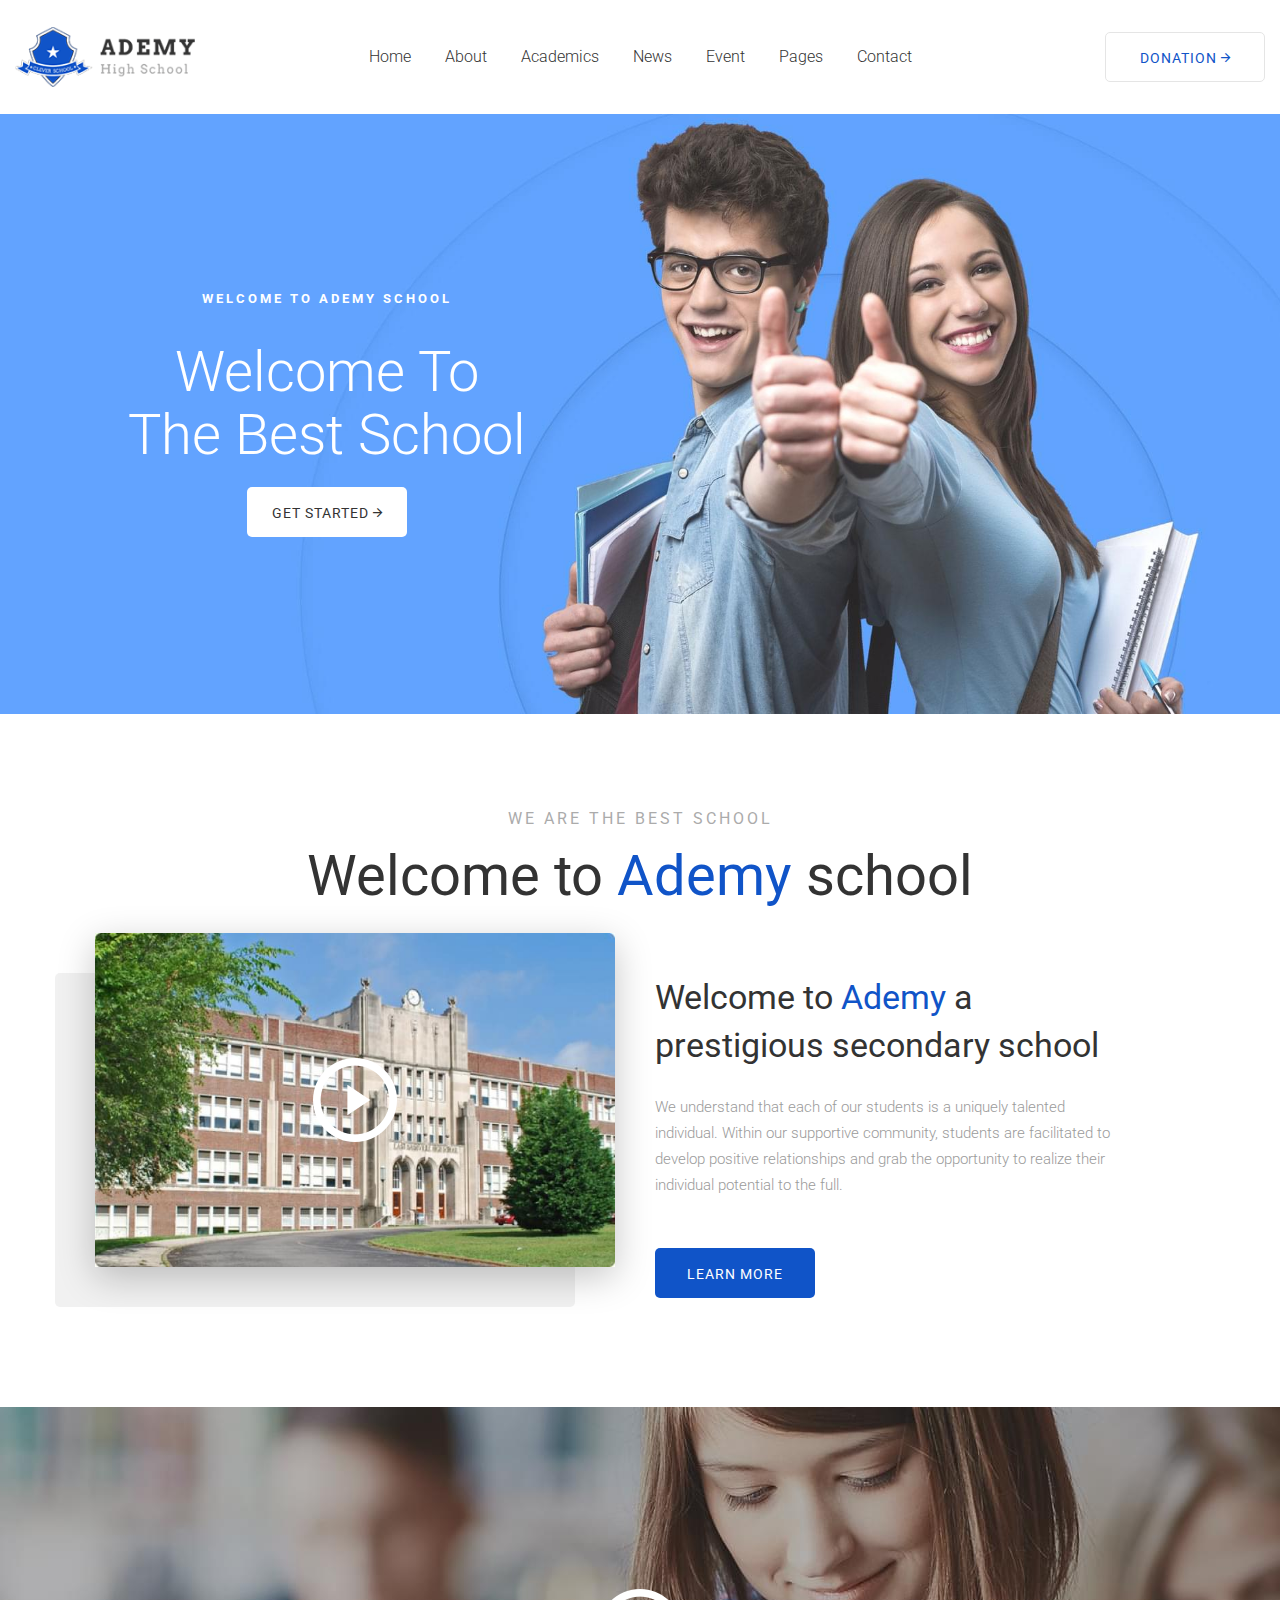
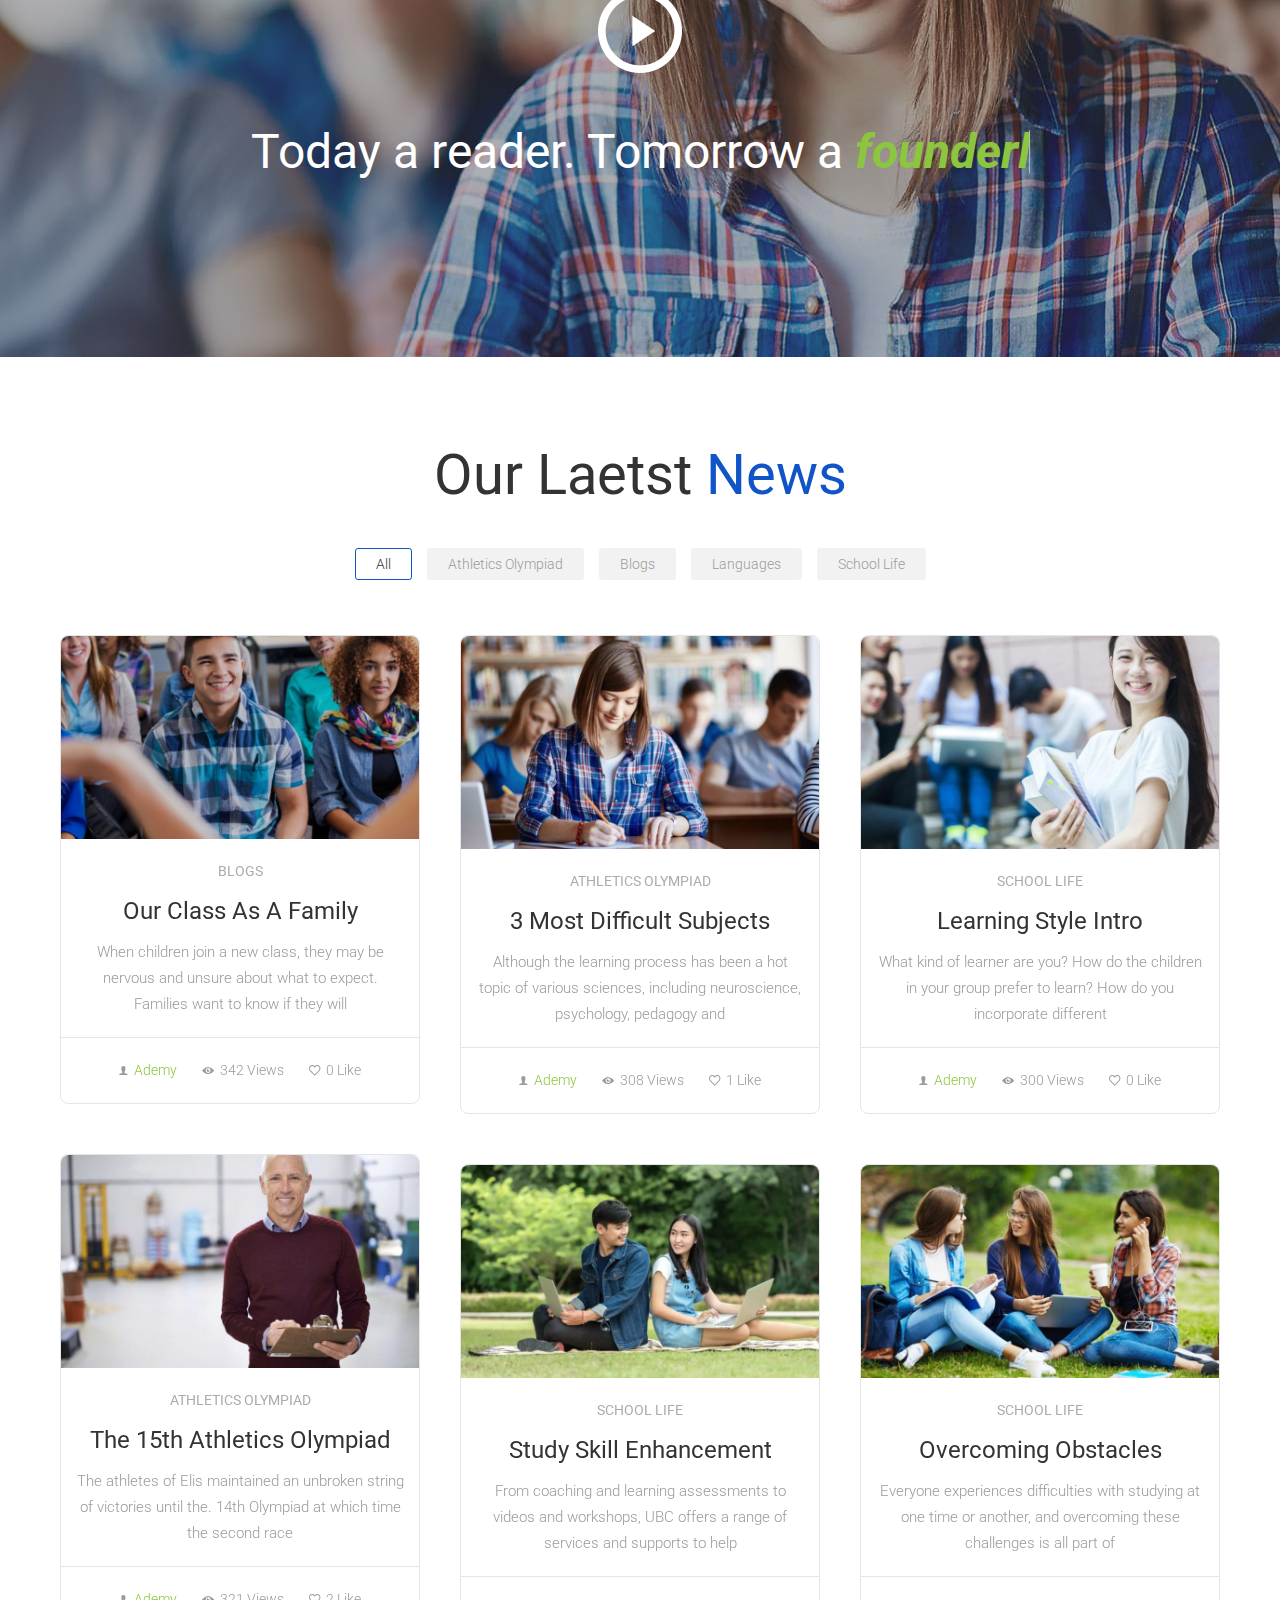
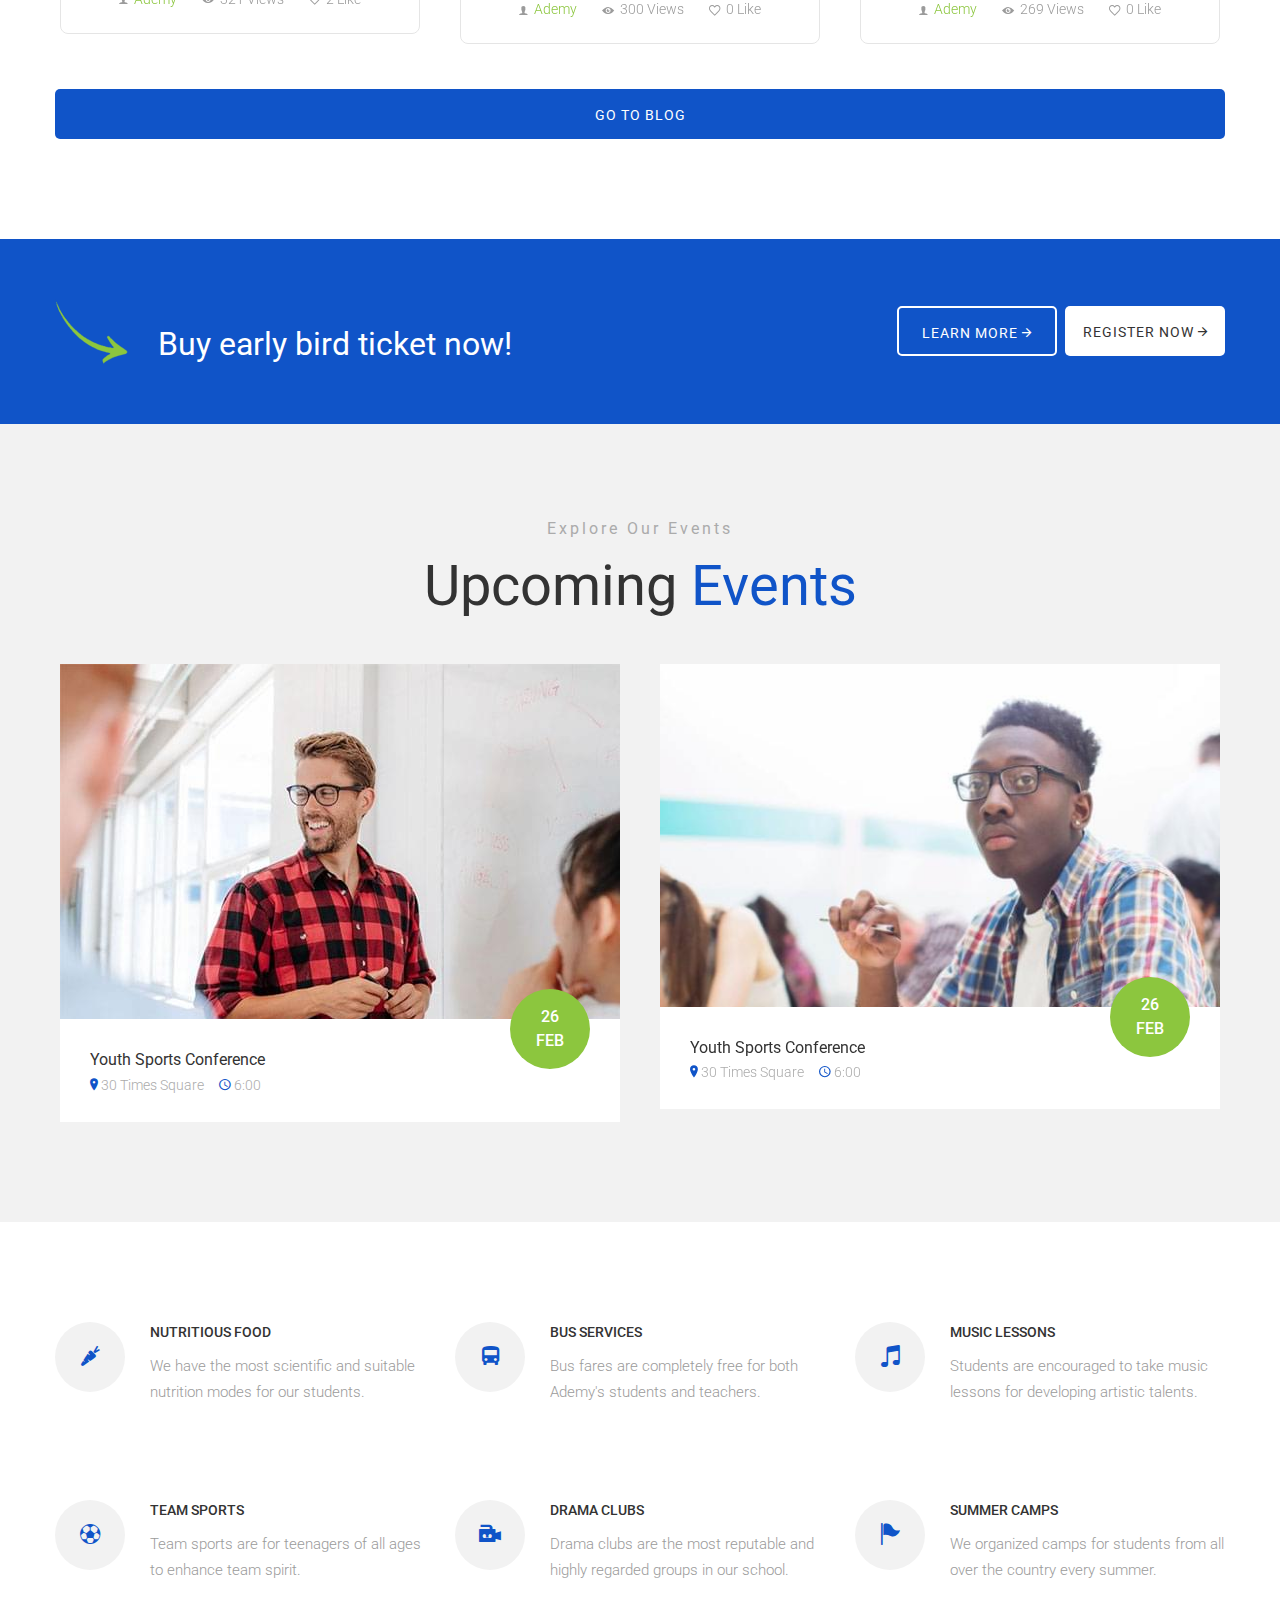
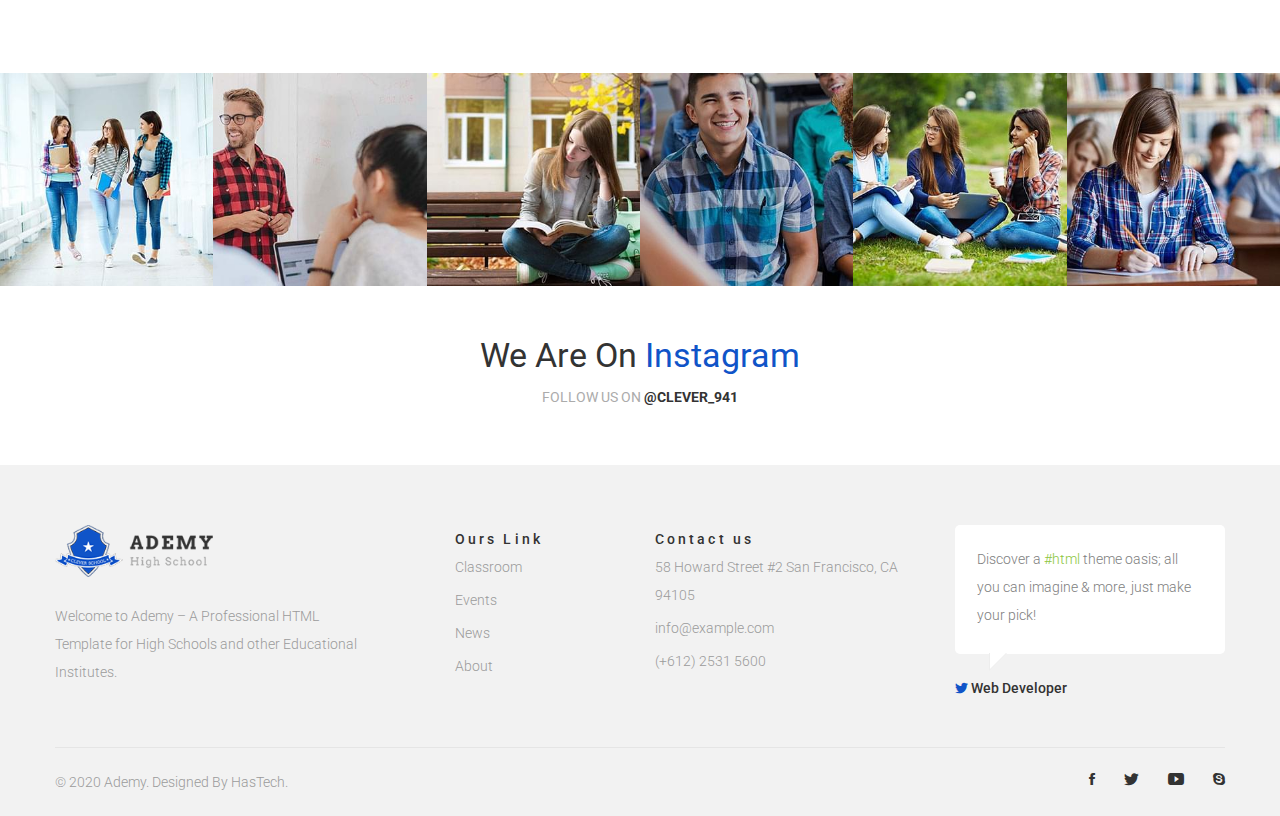
<file: index-2.html>
<!doctype html>
<html class="no-js" lang="en">

<head>
    <meta charset="utf-8">
    <meta http-equiv="x-ua-compatible" content="ie=edge">
    <title>Ademy - Home 02</title>
    <meta name="robots" content="noindex, follow" />
    <meta name="description" content="">
    <meta name="viewport" content="width=device-width, initial-scale=1, shrink-to-fit=no">
    <!-- Favicon -->
    <link rel="shortcut icon" type="image/x-icon" href="assets/images/favicon.ico">

    <!-- CSS
	============================================ -->

    <!-- Bootstrap CSS -->
    <link rel="stylesheet" href="assets/css/vendor/bootstrap.min.css">
    <!-- Ionicons -->
    <link rel="stylesheet" href="assets/css/vendor/ion-fonts.css">
    <!-- Themify Icon -->
    <link rel="stylesheet" href="assets/css/vendor/themify-icons.css">
    <!-- Slick CSS -->
    <link rel="stylesheet" href="assets/css/plugins/slick.min.css">
    <!-- Animation -->
    <link rel="stylesheet" href="assets/css/plugins/animate.min.css">
    <!-- jQuery Ui -->
    <link rel="stylesheet" href="assets/css/plugins/jquery-ui.min.css">
    <!-- Nice Select -->
    <link rel="stylesheet" href="assets/css/plugins/nice-select.min.css">
    <!-- Animated Headlines -->
    <link rel="stylesheet" href="assets/css/plugins/animated-headlines.css">
    <!-- Magnific Popup -->
    <link rel="stylesheet" href="assets/css/plugins/magnific-popup.min.css">
    <!-- datetimepicker -->
    <link rel="stylesheet" href="assets/css/plugins/jquery.datetimepicker.min.css">

    <!-- Vendor & Plugins CSS (Please remove the comment from below vendor.min.css & plugins.min.css for better website load performance and remove css files from the above) -->

    <!-- <link rel="stylesheet" href="assets/css/vendor/vendor.min.css">
    <link rel="stylesheet" href="assets/css/plugins/plugins.min.css"> -->

    <!-- Main Style CSS (Please use minify version for better website load performance) -->
    <link rel="stylesheet" href="assets/css/style.css">
    <!-- <link rel="stylesheet" href="assets/css/style.min.css"> -->

</head>

<body class="template-color-1">

    <div class="main-wrapper">

        <!-- Begin Main Header Area Two -->
        <header class="main-header_area-2">
            <div class="main-header">
                <div class="container-fluid">
                    <div class="row">
                        <div class="col-lg-12">
                            <div class="main-header_nav row align-items-center">
                                <div class="col-xl-3 col-lg-2 col-6">
                                    <div class="header-logo">
                                        <a href="index.html">
                                            <img class="img-full" src="assets/images/logo/1.png" alt="Header Logo">
                                        </a>
                                    </div>
                                </div>
                                <div class="col-xl-6 col-lg-8 position-static d-none d-lg-block">
                                    <div class="main-menu_area">
                                        <nav class="main-nav d-flex justify-content-center">
                                            <ul>
                                                <li><a href="index.html">Home</a>
                                                    <ul class="ademy-dropdown">
                                                        <li>
                                                            <a href="index-2.html">
                                                                <i class="ion-chevron-right"></i>
                                                                Home 02
                                                            </a>
                                                        </li>
                                                        <li>
                                                            <a href="index-3.html">
                                                                <i class="ion-chevron-right"></i>
                                                                Home 03
                                                            </a>
                                                        </li>
                                                    </ul>
                                                </li>
                                                <li><a href="about-us.html">About</a>
                                                    <ul class="ademy-dropdown">
                                                        <li>
                                                            <a href="about-us.html">
                                                                <i class="ion-chevron-right"></i>
                                                                About us
                                                            </a>
                                                        </li>
                                                        <li>
                                                            <a href="pricing-plans.html">
                                                                <i class="ion-chevron-right"></i>
                                                                Pricing Plans
                                                            </a>
                                                        </li>
                                                    </ul>
                                                </li>
                                                <li><a href="academics.html">Academics</a>
                                                    <ul class="ademy-dropdown">
                                                        <li>
                                                            <a href="our-classes.html">
                                                                <i class="ion-chevron-right"></i>
                                                                Our Classes
                                                            </a>
                                                        </li>
                                                        <li>
                                                            <a href="our-classes-list.html">
                                                                <i class="ion-chevron-right"></i>
                                                                Our Classes - List
                                                            </a>
                                                        </li>
                                                        <li>
                                                            <a href="single-class.html">
                                                                <i class="ion-chevron-right"></i>
                                                                Single Class
                                                            </a>
                                                        </li>
                                                    </ul>
                                                </li>
                                                <li><a href="news.html">News</a>
                                                    <ul class="ademy-dropdown">
                                                        <li>
                                                            <a href="news-list.html">
                                                                <i class="ion-chevron-right"></i>
                                                                News - List
                                                            </a>
                                                        </li>
                                                        <li>
                                                            <a href="single-post.html">
                                                                <i class="ion-chevron-right"></i>
                                                                Single Post
                                                            </a>
                                                        </li>
                                                    </ul>
                                                </li>
                                                <li><a href="event-page.html">Event</a>
                                                    <ul class="ademy-dropdown">
                                                        <li>
                                                            <a href="event-list.html">
                                                                <i class="ion-chevron-right"></i>
                                                                Event - List
                                                            </a>
                                                        </li>
                                                        <li>
                                                            <a href="single-event.html">
                                                                <i class="ion-chevron-right"></i>
                                                                Single Event
                                                            </a>
                                                        </li>
                                                    </ul>
                                                </li>
                                                <li><a href="javascript:void(0)">Pages</a>
                                                    <ul class="ademy-dropdown">
                                                        <li class="submenu-holder">
                                                            <a href="faculty-and-staff.html">
                                                                <i class="ion-chevron-right"></i>
                                                                Faculty and staff
                                                                <span class="submenu-indicate ion-chevron-right"></span>
                                                            </a>
                                                            <ul class="ademy-dropdown ademy-submenu">
                                                                <li>
                                                                    <a href="profile.html">
                                                                        <i class="ion-chevron-right"></i>
                                                                        Profile
                                                                    </a>
                                                                </li>
                                                            </ul>
                                                        </li>
                                                        <li>
                                                            <a href="faculty-and-staff-2.html">
                                                                <i class="ion-chevron-right"></i>
                                                                Faculty and staff 02
                                                            </a>
                                                        </li>
                                                        <li>
                                                            <a href="coming-soon.html">
                                                                <i class="ion-chevron-right"></i>
                                                                Coming Soon
                                                            </a>
                                                        </li>
                                                        <li>
                                                            <a href="error-404.html">
                                                                <i class="ion-chevron-right"></i>
                                                                404
                                                            </a>
                                                        </li>
                                                    </ul>
                                                </li>
                                                <li><a href="contact.html">Contact</a>
                                                </li>
                                            </ul>
                                        </nav>
                                    </div>
                                </div>
                                <div class="col-xl-3 col-lg-2 d-none d-lg-block">
                                    <div class="header-right_area">
                                        <a href="javascript:void(0)" class="ademy-btn btn-transparent whisper-border with-border_radius text-uppercase">Donation
                                            <i class="ion-android-arrow-forward"></i>
                                        </a>
                                    </div>
                                </div>
                                <div class="col-6 d-block d-lg-none">
                                    <div class="header-right_area with-radius justify-content-end">
                                        <ul>
                                            <li class="mobile-menu_wrap">
                                                <a href="#mobileMenu" class="mobile-menu_btn toolbar-btn">
                                                    <i class="ion-navicon-round"></i>
                                                </a>
                                            </li>
                                        </ul>
                                    </div>
                                </div>
                            </div>
                        </div>
                    </div>
                </div>
            </div>
            <div class="main-header header-sticky">
                <div class="container">
                    <div class="row">
                        <div class="col-lg-12">
                            <div class="main-header_nav row align-items-center">
                                <div class="col-xl-3 col-lg-2 col-6">
                                    <div class="header-logo">
                                        <a href="index.html">
                                            <img class="img-full" src="assets/images/logo/1.png" alt="Header Logo">
                                        </a>
                                    </div>
                                </div>
                                <div class="col-xl-6 col-lg-8 position-static d-none d-lg-block">
                                    <div class="main-menu_area">
                                        <nav class="main-nav d-flex justify-content-center">
                                            <ul>
                                                <li><a href="index.html">Home</a>
                                                    <ul class="ademy-dropdown">
                                                        <li>
                                                            <a href="index-2.html">
                                                                <i class="ion-chevron-right"></i>
                                                                Home 02
                                                            </a>
                                                        </li>
                                                        <li>
                                                            <a href="index-3.html">
                                                                <i class="ion-chevron-right"></i>
                                                                Home 03
                                                            </a>
                                                        </li>
                                                    </ul>
                                                </li>
                                                <li><a href="about-us.html">About</a>
                                                    <ul class="ademy-dropdown">
                                                        <li>
                                                            <a href="about-us.html">
                                                                <i class="ion-chevron-right"></i>
                                                                About us
                                                            </a>
                                                        </li>
                                                        <li>
                                                            <a href="pricing-plans.html">
                                                                <i class="ion-chevron-right"></i>
                                                                Pricing Plans
                                                            </a>
                                                        </li>
                                                    </ul>
                                                </li>
                                                <li><a href="academics.html">Academics</a>
                                                    <ul class="ademy-dropdown">
                                                        <li>
                                                            <a href="our-classes.html">
                                                                <i class="ion-chevron-right"></i>
                                                                Our Classes
                                                            </a>
                                                        </li>
                                                        <li>
                                                            <a href="our-classes-list.html">
                                                                <i class="ion-chevron-right"></i>
                                                                Our Classes - List
                                                            </a>
                                                        </li>
                                                        <li>
                                                            <a href="single-class.html">
                                                                <i class="ion-chevron-right"></i>
                                                                Single Class
                                                            </a>
                                                        </li>
                                                    </ul>
                                                </li>
                                                <li><a href="news.html">News</a>
                                                    <ul class="ademy-dropdown">
                                                        <li>
                                                            <a href="news-list.html">
                                                                <i class="ion-chevron-right"></i>
                                                                News - List
                                                            </a>
                                                        </li>
                                                        <li>
                                                            <a href="single-post.html">
                                                                <i class="ion-chevron-right"></i>
                                                                Single Post
                                                            </a>
                                                        </li>
                                                    </ul>
                                                </li>
                                                <li><a href="event-page.html">Event</a>
                                                    <ul class="ademy-dropdown">
                                                        <li>
                                                            <a href="event-list.html">
                                                                <i class="ion-chevron-right"></i>
                                                                Event - List
                                                            </a>
                                                        </li>
                                                        <li>
                                                            <a href="single-event.html">
                                                                <i class="ion-chevron-right"></i>
                                                                Single Event
                                                            </a>
                                                        </li>
                                                    </ul>
                                                </li>
                                                <li><a href="javascript:void(0)">Pages</a>
                                                    <ul class="ademy-dropdown">
                                                        <li class="submenu-holder">
                                                            <a href="faculty-and-staff.html">
                                                                <i class="ion-chevron-right"></i>
                                                                Faculty and staff
                                                                <span class="submenu-indicate ion-chevron-right"></span>
                                                            </a>
                                                            <ul class="ademy-dropdown ademy-submenu">
                                                                <li>
                                                                    <a href="profile.html">
                                                                        <i class="ion-chevron-right"></i>
                                                                        Profile
                                                                    </a>
                                                                </li>
                                                            </ul>
                                                        </li>
                                                        <li>
                                                            <a href="faculty-and-staff-2.html">
                                                                <i class="ion-chevron-right"></i>
                                                                Faculty and staff 02
                                                            </a>
                                                        </li>
                                                        <li>
                                                            <a href="coming-soon.html">
                                                                <i class="ion-chevron-right"></i>
                                                                Coming Soon
                                                            </a>
                                                        </li>
                                                        <li>
                                                            <a href="error-404.html">
                                                                <i class="ion-chevron-right"></i>
                                                                404
                                                            </a>
                                                        </li>
                                                    </ul>
                                                </li>
                                                <li><a href="contact.html">Contact</a>
                                                </li>
                                            </ul>
                                        </nav>
                                    </div>
                                </div>
                                <div class="col-xl-3 col-lg-2 d-none d-lg-block">
                                    <div class="header-right_area">
                                        <a href="javascript:void(0)" class="ademy-btn btn-transparent whisper-border with-border_radius text-uppercase">Donation
                                            <i class="ion-android-arrow-forward"></i>
                                        </a>
                                    </div>
                                </div>
                                <div class="col-6 d-block d-lg-none">
                                    <div class="header-right_area with-radius justify-content-end">
                                        <ul>
                                            <li class="mobile-menu_wrap">
                                                <a href="#mobileMenu" class="mobile-menu_btn toolbar-btn">
                                                    <i class="ion-navicon-round"></i>
                                                </a>
                                            </li>
                                        </ul>
                                    </div>
                                </div>
                            </div>
                        </div>
                    </div>
                </div>
            </div>
            <div class="mobile-menu_wrapper" id="mobileMenu">
                <div class="offcanvas-menu-inner">
                    <div class="offcanvas-inner_search">
                        <form action="#" class="hm-searchbox">
                            <input type="text" placeholder="Search for item...">
                            <button class="search_btn" type="submit"><i class="ion-ios-search-strong"></i></button>
                        </form>
                    </div>
                    <a href="#" class="btn-close"><i class="ion-close-round"></i></a>
                    <div class="offcanvas-navigation_wrap">
                        <nav class="offcanvas-navigation">
                            <ul class="mobile-menu">
                                <li class="menu-item-has-children active"><a href="#"><span class="mm-text">Home <i
                                            class="ion-ios-arrow-down"></i></span></a>
                                    <ul class="sub-menu">
                                        <li>
                                            <a href="index.html">
                                                <span class="mm-text">Home 01</span>
                                            </a>
                                        </li>
                                        <li>
                                            <a href="index-2.html">
                                                <span class="mm-text">Home 02</span>
                                            </a>
                                        </li>
                                        <li>
                                            <a href="index-3.html">
                                                <span class="mm-text">Home 03</span>
                                            </a>
                                        </li>
                                    </ul>
                                </li>
                                <li class="menu-item-has-children">
                                    <a href="#">
                                        <span class="mm-text">About <i class="ion-ios-arrow-down"></i></span>
                                    </a>
                                    <ul class="sub-menu">
                                        <li>
                                            <a href="about-us.html">
                                                <span class="mm-text">About Us</span>
                                            </a>
                                        </li>
                                        <li>
                                            <a href="pricing-plans.html">
                                                <span class="mm-text">Pricing Plans</span>
                                            </a>
                                        </li>
                                    </ul>
                                </li>
                                <li class="menu-item-has-children">
                                    <a href="#">
                                        <span class="mm-text">Academics <i class="ion-ios-arrow-down"></i></span>
                                    </a>
                                    <ul class="sub-menu">
                                        <li>
                                            <a href="academics.html">
                                                <span class="mm-text">Academics Default</span>
                                            </a>
                                        </li>
                                        <li>
                                            <a href="our-classes.html">
                                                <span class="mm-text">Our Classes</span>
                                            </a>
                                        </li>
                                        <li>
                                            <a href="our-classes-list.html">
                                                <span class="mm-text">Our Classes List</span>
                                            </a>
                                        </li>
                                        <li>
                                            <a href="single-class.html">
                                                <span class="mm-text">Single Class</span>
                                            </a>
                                        </li>
                                    </ul>
                                </li>
                                <li class="menu-item-has-children">
                                    <a href="#">
                                        <span class="mm-text">News <i class="ion-ios-arrow-down"></i></span>
                                    </a>
                                    <ul class="sub-menu">
                                        <li>
                                            <a href="news.html">
                                                <span class="mm-text">News Default</span>
                                            </a>
                                        </li>
                                        <li>
                                            <a href="news-list.html">
                                                <span class="mm-text">News List</span>
                                            </a>
                                        </li>
                                        <li>
                                            <a href="single-post.html">
                                                <span class="mm-text">Single Post</span>
                                            </a>
                                        </li>
                                    </ul>
                                </li>
                                <li class="menu-item-has-children">
                                    <a href="#">
                                        <span class="mm-text">Event <i class="ion-ios-arrow-down"></i></span>
                                    </a>
                                    <ul class="sub-menu">
                                        <li>
                                            <a href="event-page.html">
                                                <span class="mm-text">Event Page</span>
                                            </a>
                                        </li>
                                        <li>
                                            <a href="event-list.html">
                                                <span class="mm-text">Event List</span>
                                            </a>
                                        </li>
                                        <li>
                                            <a href="single-event.html">
                                                <span class="mm-text">Single Event</span>
                                            </a>
                                        </li>
                                    </ul>
                                </li>
                                <li class="menu-item-has-children">
                                    <a href="#">
                                        <span class="mm-text">Pages <i class="ion-ios-arrow-down"></i></span>
                                    </a>
                                    <ul class="sub-menu">
                                        <li>
                                            <a href="faculty-and-staff.html">
                                                <span class="mm-text">Faculty and Staff</span>
                                            </a>
                                        </li>
                                        <li>
                                            <a href="faculty-and-staff-2.html">
                                                <span class="mm-text">Faculty and Staff 02</span>
                                            </a>
                                        </li>
                                        <li>
                                            <a href="profile.html">
                                                <span class="mm-text">Profile</span>
                                            </a>
                                        </li>
                                        <li>
                                            <a href="coming-soon.html">
                                                <span class="mm-text">Coming Soon</span>
                                            </a>
                                        </li>
                                        <li>
                                            <a href="error-404.html">
                                                <span class="mm-text">Error 404</span>
                                            </a>
                                        </li>
                                    </ul>
                                </li>
                                <li>
                                    <a href="contact.html">
                                        <span class="mm-text">Contact</span>
                                    </a>
                                </li>
                            </ul>
                        </nav>
                        <nav class="offcanvas-navigation-2">
                            <div class="ht-right inner-header_info">
                                <ul>
                                    <li class="contuct-number">
                                        <i class="ion-ios-telephone mr-1"></i>
                                        <a href="tel://+01228899900">01228899900</a>
                                    </li>
                                    <li class="address">
                                        <i class="ion-ios-location mr-1"></i>
                                        <span>614 Destany Village Apt. 968</span>
                                    </li>
                                    <li class="donate">
                                        <a class="ademy-btn atlantis-color_btn" href="javascript:void(0)">Donate</a>
                                    </li>
                                </ul>
                            </div>
                            <div class="header-right_area inner-social_link justify-content-start">
                                <ul class="social-link">
                                    <li class="facebook">
                                        <a href="https://www.facebook.com" data-toggle="tooltip" target="_blank" title="Facebook">
                                            <i class="ion-social-facebook"></i>
                                        </a>
                                    </li>
                                    <li class="twitter">
                                        <a href="https://twitter.com" data-toggle="tooltip" target="_blank" title="Twitter">
                                            <i class="ion-social-twitter"></i>
                                        </a>
                                    </li>
                                    <li class="youtube">
                                        <a href="https://www.youtube.com/" data-toggle="tooltip" target="_blank" title="Youtube">
                                            <i class="ion-social-youtube"></i>
                                        </a>
                                    </li>
                                    <li class="skype">
                                        <a href="https://skype.com/" data-toggle="tooltip" target="_blank" title="Skype">
                                            <i class="ion-social-skype"></i>
                                        </a>
                                    </li>
                                </ul>
                            </div>
                        </nav>
                    </div>
                </div>
            </div>
            <div class="global-overlay"></div>
        </header>
        <!-- Main Header Area Two End Here -->

        <!-- Begin Slider Area Two -->
        <div class="slider-area-2">

            <div class="ademy-element-carousel home-slider-2 arrow-style" data-slick-options='{
            "slidesToShow": 1,
            "slidesToScroll": 1,
            "infinite": true,
            "arrows": false,
            "dots": false,
            "autoplay" : true,
            "fade" : true,
            "autoplaySpeed" : 7000,
            "pauseOnHover" : false,
            "pauseOnFocus" : false
            }' data-slick-responsive='[
            {"breakpoint":768, "settings": {
            "slidesToShow": 1
            }},
            {"breakpoint":575, "settings": {
            "slidesToShow": 1
            }}
        ]'>

                <div class="slide-item bg-3 animation-style-01">
                    <div class="slide-content">
                        <span class="intro">Welcome to ademy school</span>
                        <h1 class="heading mb-0">
                            Welcome to
                            <br> the best school
                    </h1>
                        <div class="button-wrap position-center">
                            <a class="ademy-btn btn-transparent white-color_btn with-border_radius active" href="javascript:void(0)">Get started
                                <i class="ion-android-arrow-forward"></i>
                            </a>
                        </div>
                    </div>
                </div>

            </div>

        </div>
        <!-- Slider Area Two End Here -->

        <!-- Begin Introduction Area Three -->
        <div id="welcome" class="introduction-area introduction-area-3 ">
            <div class="container">
                <div class="section-title pb-5">
                    <h6 class="heading mb-0">We are the best school</h6>
                    <h2 class="sub-heading mb-0">Welcome to <span>Ademy</span> school</h2>
                </div>
                <div class="row">
                    <div class="col-lg-6 order-1">
                        <div class="introduction-img_area">
                            <div class="inner-img">
                                <img class="img-full" src="assets/images/introduction/1.jpg" alt="Introduction Image">
                                <div class="popup-btn">
                                    <a class="popup-vimeo" href="https://player.vimeo.com/video/172601404?autoplay=1">
                                        <img src="assets/images/banner/video-play-btn.png" alt="Play Button">
                                    </a>
                                </div>
                            </div>
                        </div>
                    </div>
                    <div class="col-lg-5 order-2">
                        <div class="section-wrap">
                            <h2 class="heading mb-0">Welcome to
                                <span>Ademy</span>
                                a prestigious secondary school
                            </h2>
                            <p class="short-desc mb-0">We understand that each of our students is a uniquely talented individual. Within our supportive community, students are facilitated to develop positive relationships and grab the opportunity to realize their individual potential to the full.</p>
                            <div class="btn-wrap">
                                <a class="ademy-btn denim-color_btn with-border_radius" href="academics.html">Learn more</a>
                            </div>
                        </div>
                    </div>
                </div>
            </div>
        </div>
        <!-- Introduction Area Three End Here -->

        <!-- Begin Banner Area -->
        <div class="banner-area banner-bg-01">
            <div class="container h-100">
                <div class="row h-100">
                    <div class="col-lg-12">
                        <div class="inner-content">
                            <div class="popup-btn">
                                <a class="popup-vimeo" href="https://player.vimeo.com/video/172601404?autoplay=1">
                                    <img src="assets/images/banner/video-play-btn.png" alt="Play Button">
                                </a>
                            </div>
                            <h1 class="heading cd-headline letters type mb-0">Today a reader. Tomorrow a
                                <span class="cd-words-wrapper waiting">
                                <b class="is-visible">founderl</b>
                                <b>ceo</b>
                                <b>leader</b>
                            </span>
                            </h1>
                        </div>
                    </div>
                </div>
            </div>
        </div>
        <!-- Banner Area End Here -->

        <!-- Begin Latest News Area Two -->
        <div class="latest-news_area latest-news_area-2">
            <div class="container">
                <div class="section-title pb-4">
                    <h2 class="sub-heading text-capitalize mb-0">Our laetst <span>news</span></h2>
                </div>
                <div class="row">
                    <div class="col-lg-12">
                        <div class="row">
                            <div class="col-lg-12">
                                <div class="tab-section_area">
                                    <div class="latest-news_tab">
                                        <ul class="nav latest-news_menu">
                                            <li><a class="active" data-toggle="tab" href="#all">All</a></li>
                                            <li><a data-toggle="tab" href="#athletics-olympiad">Athletics Olympiad</a></li>
                                            <li><a data-toggle="tab" href="#blogs">Blogs</a></li>
                                            <li><a data-toggle="tab" href="#languages">Languages</a></li>
                                            <li><a data-toggle="tab" href="#school-life">School Life</a></li>
                                        </ul>
                                    </div>
                                </div>
                            </div>
                            <div class="col-lg-12">
                                <div class="tab-content latest-news_content">
                                    <div id="all" class="tab-pane active show" role="tabpanel">
                                        <div class="ademy-element-carousel latest-news_slider" data-slick-options='{
                                        "slidesToShow": 3,
                                        "slidesToScroll": 1,
                                        "infinite": false,
                                        "arrows": false,
                                        "dots": false,
                                        "spaceBetween": 30,
                                        "rows": 2
                                        }' data-slick-responsive='[
                                        {"breakpoint": 1200, "settings": {
                                        "slidesToShow": 3
                                        }},
                                        {"breakpoint": 992, "settings": {
                                        "slidesToShow": 2
                                        }},
                                        {"breakpoint": 768, "settings": {
                                        "slidesToShow": 1
                                        }}
                                    ]'>

                                            <div class="slide-item">
                                                <div class="single-item img-zoom_effect">
                                                    <div class="single-img">
                                                        <a href="single-post.html">
                                                            <img class="img-full" src="assets/images/latest-news/medium-size/1.jpg" alt="Latest News Image">
                                                        </a>
                                                        <div class="inner-btn">
                                                            <a class="ademy-btn denim-color_btn with-border_radius btn-md_size" href="single-post.html">Read more</a>
                                                        </div>
                                                    </div>
                                                    <div class="single-item_content">
                                                        <div class="inner-content">
                                                            <h4 class="heading mb-0">
                                                                <a href="news-list.html">Blogs</a>
                                                            </h4>
                                                            <h3 class="sub-heading mb-0">
                                                                <a href="single-post.html">Our Class as a Family</a>
                                                            </h3>
                                                            <p class="short-desc mb-0">
                                                                When children join a new class, they may be nervous and unsure about what to expect. Families want to know if they will
                                                            </p>
                                                        </div>
                                                        <div class="entry-meta">
                                                            <ul>
                                                                <li>
                                                                    <a href="javascript:void(0)">
                                                                        <i class="ion-ios-person"></i>
                                                                        Ademy
                                                                    </a>
                                                                </li>
                                                                <li>
                                                                    <a href="javascript:void(0)">
                                                                        <i class="ion-eye"></i>
                                                                        <span>342 views</span>
                                                                    </a>
                                                                </li>
                                                                <li>
                                                                    <a href="javascript:void(0)">
                                                                        <i class="ion-android-favorite-outline"></i>
                                                                        <span>0 like</span>
                                                                    </a>
                                                                </li>
                                                            </ul>
                                                        </div>
                                                    </div>
                                                </div>
                                            </div>
                                            <div class="slide-item">
                                                <div class="single-item img-zoom_effect">
                                                    <div class="single-img">
                                                        <a href="single-post.html">
                                                            <img class="img-full" src="assets/images/latest-news/medium-size/2.jpg" alt="Latest News Image">
                                                        </a>
                                                        <div class="inner-btn">
                                                            <a class="ademy-btn denim-color_btn with-border_radius btn-md_size" href="single-post.html">Read more</a>
                                                        </div>
                                                    </div>
                                                    <div class="single-item_content">
                                                        <div class="inner-content">
                                                            <h4 class="heading mb-0">
                                                                <a href="news-list.html">Athletics Olympiad</a>
                                                            </h4>
                                                            <h3 class="sub-heading mb-0">
                                                                <a href="single-post.html">The 15th Athletics Olympiad</a>
                                                            </h3>
                                                            <p class="short-desc mb-0">
                                                                The athletes of Elis maintained an unbroken string of victories until the. 14th Olympiad at which time the second
                                                                race
                                                            </p>
                                                        </div>
                                                        <div class="entry-meta">
                                                            <ul>
                                                                <li>
                                                                    <a href="javascript:void(0)">
                                                                        <i class="ion-ios-person"></i>
                                                                        Ademy
                                                                    </a>
                                                                </li>
                                                                <li>
                                                                    <a href="javascript:void(0)">
                                                                        <i class="ion-eye"></i>
                                                                        <span>321 views</span>
                                                                    </a>
                                                                </li>
                                                                <li>
                                                                    <a href="javascript:void(0)">
                                                                        <i class="ion-android-favorite-outline"></i>
                                                                        <span>2 like</span>
                                                                    </a>
                                                                </li>
                                                            </ul>
                                                        </div>
                                                    </div>
                                                </div>
                                            </div>
                                            <div class="slide-item">
                                                <div class="single-item img-zoom_effect">
                                                    <div class="single-img">
                                                        <a href="single-post.html">
                                                            <img class="img-full" src="assets/images/latest-news/medium-size/3.jpg" alt="Latest News Image">
                                                        </a>
                                                        <div class="inner-btn">
                                                            <a class="ademy-btn denim-color_btn with-border_radius btn-md_size" href="single-post.html">Read more</a>
                                                        </div>
                                                    </div>
                                                    <div class="single-item_content">
                                                        <div class="inner-content">
                                                            <h4 class="heading mb-0">
                                                                <a href="news-list.html">Athletics Olympiad</a>
                                                            </h4>
                                                            <h3 class="sub-heading mb-0">
                                                                <a href="single-post.html">3 Most Difficult Subjects</a>
                                                            </h3>
                                                            <p class="short-desc mb-0">
                                                                Although the learning process has been a hot topic of various sciences, including neuroscience, psychology, pedagogy and
                                                            </p>
                                                        </div>
                                                        <div class="entry-meta">
                                                            <ul>
                                                                <li>
                                                                    <a href="javascript:void(0)">
                                                                        <i class="ion-ios-person"></i>
                                                                        Ademy
                                                                    </a>
                                                                </li>
                                                                <li>
                                                                    <a href="javascript:void(0)">
                                                                        <i class="ion-eye"></i>
                                                                        <span>308 views</span>
                                                                    </a>
                                                                </li>
                                                                <li>
                                                                    <a href="javascript:void(0)">
                                                                        <i class="ion-android-favorite-outline"></i>
                                                                        <span>1 like</span>
                                                                    </a>
                                                                </li>
                                                            </ul>
                                                        </div>
                                                    </div>
                                                </div>
                                            </div>
                                            <div class="slide-item">
                                                <div class="single-item img-zoom_effect">
                                                    <div class="single-img">
                                                        <a href="single-post.html">
                                                            <img class="img-full" src="assets/images/latest-news/medium-size/4.jpg" alt="Latest News Image">
                                                        </a>
                                                        <div class="inner-btn">
                                                            <a class="ademy-btn denim-color_btn with-border_radius btn-md_size" href="single-post.html">Read more</a>
                                                        </div>
                                                    </div>
                                                    <div class="single-item_content">
                                                        <div class="inner-content">
                                                            <h4 class="heading mb-0">
                                                                <a href="news-list.html">School life</a>
                                                            </h4>
                                                            <h3 class="sub-heading mb-0">
                                                                <a href="single-post.html">Study Skill Enhancement</a>
                                                            </h3>
                                                            <p class="short-desc mb-0">
                                                                From coaching and learning assessments to videos and workshops, UBC offers a range of services and supports to help
                                                            </p>
                                                        </div>
                                                        <div class="entry-meta">
                                                            <ul>
                                                                <li>
                                                                    <a href="javascript:void(0)">
                                                                        <i class="ion-ios-person"></i>
                                                                        Ademy
                                                                    </a>
                                                                </li>
                                                                <li>
                                                                    <a href="javascript:void(0)">
                                                                        <i class="ion-eye"></i>
                                                                        <span>300 views</span>
                                                                    </a>
                                                                </li>
                                                                <li>
                                                                    <a href="javascript:void(0)">
                                                                        <i class="ion-android-favorite-outline"></i>
                                                                        <span>0 like</span>
                                                                    </a>
                                                                </li>
                                                            </ul>
                                                        </div>
                                                    </div>
                                                </div>
                                            </div>
                                            <div class="slide-item">
                                                <div class="single-item img-zoom_effect">
                                                    <div class="single-img">
                                                        <a href="single-post.html">
                                                            <img class="img-full" src="assets/images/latest-news/medium-size/5.jpg" alt="Latest News Image">
                                                        </a>
                                                        <div class="inner-btn">
                                                            <a class="ademy-btn denim-color_btn with-border_radius btn-md_size" href="single-post.html">Read more</a>
                                                        </div>
                                                    </div>
                                                    <div class="single-item_content">
                                                        <div class="inner-content">
                                                            <h4 class="heading mb-0">
                                                                <a href="news-list.html">School life</a>
                                                            </h4>
                                                            <h3 class="sub-heading mb-0">
                                                                <a href="single-post.html">Learning Style Intro</a>
                                                            </h3>
                                                            <p class="short-desc mb-0">
                                                                What kind of learner are you? How do the children in your group prefer to learn? How do you incorporate different
                                                            </p>
                                                        </div>
                                                        <div class="entry-meta">
                                                            <ul>
                                                                <li>
                                                                    <a href="javascript:void(0)">
                                                                        <i class="ion-ios-person"></i>
                                                                        Ademy
                                                                    </a>
                                                                </li>
                                                                <li>
                                                                    <a href="javascript:void(0)">
                                                                        <i class="ion-eye"></i>
                                                                        <span>300 views</span>
                                                                    </a>
                                                                </li>
                                                                <li>
                                                                    <a href="javascript:void(0)">
                                                                        <i class="ion-android-favorite-outline"></i>
                                                                        <span>0 like</span>
                                                                    </a>
                                                                </li>
                                                            </ul>
                                                        </div>
                                                    </div>
                                                </div>
                                            </div>
                                            <div class="slide-item">
                                                <div class="single-item img-zoom_effect">
                                                    <div class="single-img">
                                                        <a href="single-post.html">
                                                            <img class="img-full" src="assets/images/latest-news/medium-size/6.jpg" alt="Latest News Image">
                                                        </a>
                                                        <div class="inner-btn">
                                                            <a class="ademy-btn denim-color_btn with-border_radius btn-md_size" href="single-post.html">Read more</a>
                                                        </div>
                                                    </div>
                                                    <div class="single-item_content">
                                                        <div class="inner-content">
                                                            <h4 class="heading mb-0">
                                                                <a href="news-list.html">School life</a>
                                                            </h4>
                                                            <h3 class="sub-heading mb-0">
                                                                <a href="single-post.html">Overcoming Obstacles</a>
                                                            </h3>
                                                            <p class="short-desc mb-0">
                                                                Everyone experiences difficulties with studying at one time or another, and overcoming these challenges is all part of
                                                            </p>
                                                        </div>
                                                        <div class="entry-meta">
                                                            <ul>
                                                                <li>
                                                                    <a href="javascript:void(0)">
                                                                        <i class="ion-ios-person"></i>
                                                                        Ademy
                                                                    </a>
                                                                </li>
                                                                <li>
                                                                    <a href="javascript:void(0)">
                                                                        <i class="ion-eye"></i>
                                                                        <span>269 views</span>
                                                                    </a>
                                                                </li>
                                                                <li>
                                                                    <a href="javascript:void(0)">
                                                                        <i class="ion-android-favorite-outline"></i>
                                                                        <span>0 like</span>
                                                                    </a>
                                                                </li>
                                                            </ul>
                                                        </div>
                                                    </div>
                                                </div>
                                            </div>
                                            <div class="slide-item">
                                                <div class="single-item img-zoom_effect">
                                                    <div class="single-img">
                                                        <a href="single-post.html">
                                                            <img class="img-full" src="assets/images/latest-news/medium-size/7.jpg" alt="Latest News Image">
                                                        </a>
                                                        <div class="inner-btn">
                                                            <a class="ademy-btn denim-color_btn with-border_radius btn-md_size" href="single-post.html">Read more</a>
                                                        </div>
                                                    </div>
                                                    <div class="single-item_content">
                                                        <div class="inner-content">
                                                            <h4 class="heading mb-0">
                                                                <a href="news-list.html">Languages</a>
                                                            </h4>
                                                            <h3 class="sub-heading mb-0">
                                                                <a href="single-post.html">Understand Your Students</a>
                                                            </h3>
                                                            <p class="short-desc mb-0">
                                                                There are many ingredients that go into making a thriving learning environment. And whether it's your first year in
                                                            </p>
                                                        </div>
                                                        <div class="entry-meta">
                                                            <ul>
                                                                <li>
                                                                    <a href="javascript:void(0)">
                                                                        <i class="ion-ios-person"></i>
                                                                        Ademy
                                                                    </a>
                                                                </li>
                                                                <li>
                                                                    <a href="javascript:void(0)">
                                                                        <i class="ion-eye"></i>
                                                                        <span>249 views</span>
                                                                    </a>
                                                                </li>
                                                                <li>
                                                                    <a href="javascript:void(0)">
                                                                        <i class="ion-android-favorite-outline"></i>
                                                                        <span>0 like</span>
                                                                    </a>
                                                                </li>
                                                            </ul>
                                                        </div>
                                                    </div>
                                                </div>
                                            </div>
                                            <div class="slide-item">
                                                <div class="single-item img-zoom_effect">
                                                    <div class="single-img">
                                                        <a href="single-post.html">
                                                            <img class="img-full" src="assets/images/latest-news/medium-size/8.jpg" alt="Latest News Image">
                                                        </a>
                                                        <div class="inner-btn">
                                                            <a class="ademy-btn denim-color_btn with-border_radius btn-md_size" href="single-post.html">Read more</a>
                                                        </div>
                                                    </div>
                                                    <div class="single-item_content">
                                                        <div class="inner-content">
                                                            <h4 class="heading mb-0">
                                                                <a href="news-list.html">School Life</a>
                                                            </h4>
                                                            <h3 class="sub-heading mb-0">
                                                                <a href="single-post.html">Get Over Exam Obsession</a>
                                                            </h3>
                                                            <p class="short-desc mb-0">
                                                                In a world of social media, unofficial mark schemes and seemingly endless opportunities to talk about your exams it can
                                                            </p>
                                                        </div>
                                                        <div class="entry-meta">
                                                            <ul>
                                                                <li>
                                                                    <a href="javascript:void(0)">
                                                                        <i class="ion-ios-person"></i>
                                                                        Ademy
                                                                    </a>
                                                                </li>
                                                                <li>
                                                                    <a href="javascript:void(0)">
                                                                        <i class="ion-eye"></i>
                                                                        <span>249 views</span>
                                                                    </a>
                                                                </li>
                                                                <li>
                                                                    <a href="javascript:void(0)">
                                                                        <i class="ion-android-favorite-outline"></i>
                                                                        <span>0 like</span>
                                                                    </a>
                                                                </li>
                                                            </ul>
                                                        </div>
                                                    </div>
                                                </div>
                                            </div>
                                            <div class="slide-item">
                                                <div class="single-item img-zoom_effect">
                                                    <div class="single-img">
                                                        <a href="single-post.html">
                                                            <img class="img-full" src="assets/images/latest-news/medium-size/9.jpg" alt="Latest News Image">
                                                        </a>
                                                        <div class="inner-btn">
                                                            <a class="ademy-btn denim-color_btn with-border_radius btn-md_size" href="single-post.html">Read more</a>
                                                        </div>
                                                    </div>
                                                    <div class="single-item_content">
                                                        <div class="inner-content">
                                                            <h4 class="heading mb-0">
                                                                <a href="news-list.html">Languages</a>
                                                            </h4>
                                                            <h3 class="sub-heading mb-0">
                                                                <a href="single-post.html">Exam Preparation Tips</a>
                                                            </h3>
                                                            <p class="short-desc mb-0">
                                                                Exams often form a big part of your academic assessment. As well as studying your course materials, there are many ways
                                                            </p>
                                                        </div>
                                                        <div class="entry-meta">
                                                            <ul>
                                                                <li>
                                                                    <a href="javascript:void(0)">
                                                                        <i class="ion-ios-person"></i>
                                                                        Ademy
                                                                    </a>
                                                                </li>
                                                                <li>
                                                                    <a href="javascript:void(0)">
                                                                        <i class="ion-eye"></i>
                                                                        <span>235 views</span>
                                                                    </a>
                                                                </li>
                                                                <li>
                                                                    <a href="javascript:void(0)">
                                                                        <i class="ion-android-favorite-outline"></i>
                                                                        <span>0 like</span>
                                                                    </a>
                                                                </li>
                                                            </ul>
                                                        </div>
                                                    </div>
                                                </div>
                                            </div>
                                            <div class="slide-item">
                                                <div class="single-item img-zoom_effect">
                                                    <div class="single-img">
                                                        <a href="single-post.html">
                                                            <img class="img-full" src="assets/images/latest-news/medium-size/10.jpg" alt="Latest News Image">
                                                        </a>
                                                        <div class="inner-btn">
                                                            <a class="ademy-btn denim-color_btn with-border_radius btn-md_size" href="single-post.html">Read more</a>
                                                        </div>
                                                    </div>
                                                    <div class="single-item_content">
                                                        <div class="inner-content">
                                                            <h4 class="heading mb-0">
                                                                <a href="news-list.html">Athletics Olympiad</a>
                                                            </h4>
                                                            <h3 class="sub-heading mb-0">
                                                                <a href="single-post.html">New Learning Equipment</a>
                                                            </h3>
                                                            <p class="short-desc mb-0">
                                                                Materials and equipment that project heterogeneous racial, sexual, and age attributes are selected and used.
                                                            </p>
                                                        </div>
                                                        <div class="entry-meta">
                                                            <ul>
                                                                <li>
                                                                    <a href="javascript:void(0)">
                                                                        <i class="ion-ios-person"></i>
                                                                        Ademy
                                                                    </a>
                                                                </li>
                                                                <li>
                                                                    <a href="javascript:void(0)">
                                                                        <i class="ion-eye"></i>
                                                                        <span>235 views</span>
                                                                    </a>
                                                                </li>
                                                                <li>
                                                                    <a href="javascript:void(0)">
                                                                        <i class="ion-android-favorite-outline"></i>
                                                                        <span>0 like</span>
                                                                    </a>
                                                                </li>
                                                            </ul>
                                                        </div>
                                                    </div>
                                                </div>
                                            </div>
                                            <div class="slide-item">
                                                <div class="single-item img-zoom_effect">
                                                    <div class="single-img">
                                                        <a href="single-post.html">
                                                            <img class="img-full" src="assets/images/latest-news/medium-size/11.jpg" alt="Latest News Image">
                                                        </a>
                                                        <div class="inner-btn">
                                                            <a class="ademy-btn denim-color_btn with-border_radius btn-md_size" href="single-post.html">Read more</a>
                                                        </div>
                                                    </div>
                                                    <div class="single-item_content">
                                                        <div class="inner-content">
                                                            <h4 class="heading mb-0">
                                                                <a href="news-list.html">Athletics Olympiad</a>
                                                            </h4>
                                                            <h3 class="sub-heading mb-0">
                                                                <a href="single-post.html">Get Help From Teachers</a>
                                                            </h3>
                                                            <p class="short-desc mb-0">
                                                                Asking for help can sometimes be a daunting task. Half of students aren't in the habit of asking questions to their
                                                            </p>
                                                        </div>
                                                        <div class="entry-meta">
                                                            <ul>
                                                                <li>
                                                                    <a href="javascript:void(0)">
                                                                        <i class="ion-ios-person"></i>
                                                                        Ademy
                                                                    </a>
                                                                </li>
                                                                <li>
                                                                    <a href="javascript:void(0)">
                                                                        <i class="ion-eye"></i>
                                                                        <span>235 views</span>
                                                                    </a>
                                                                </li>
                                                                <li>
                                                                    <a href="javascript:void(0)">
                                                                        <i class="ion-android-favorite-outline"></i>
                                                                        <span>0 like</span>
                                                                    </a>
                                                                </li>
                                                            </ul>
                                                        </div>
                                                    </div>
                                                </div>
                                            </div>
                                            <div class="slide-item">
                                                <div class="single-item img-zoom_effect">
                                                    <div class="single-img">
                                                        <a href="single-post.html">
                                                            <img class="img-full" src="assets/images/latest-news/medium-size/12.jpg" alt="Latest News Image">
                                                        </a>
                                                        <div class="inner-btn">
                                                            <a class="ademy-btn denim-color_btn with-border_radius btn-md_size" href="single-post.html">Read more</a>
                                                        </div>
                                                    </div>
                                                    <div class="single-item_content">
                                                        <div class="inner-content">
                                                            <h4 class="heading mb-0">
                                                                <a href="news-list.html">Blogs</a>
                                                            </h4>
                                                            <h3 class="sub-heading mb-0">
                                                                <a href="single-post.html">Becoming No. 1 in Class</a>
                                                            </h3>
                                                            <p class="short-desc mb-0">
                                                                Do I think students should be obsessed about grades? No. Do I think good grades are the key to long-term success? No.
                                                            </p>
                                                        </div>
                                                        <div class="entry-meta">
                                                            <ul>
                                                                <li>
                                                                    <a href="javascript:void(0)">
                                                                        <i class="ion-ios-person"></i>
                                                                        Ademy
                                                                    </a>
                                                                </li>
                                                                <li>
                                                                    <a href="javascript:void(0)">
                                                                        <i class="ion-eye"></i>
                                                                        <span>235 views</span>
                                                                    </a>
                                                                </li>
                                                                <li>
                                                                    <a href="javascript:void(0)">
                                                                        <i class="ion-android-favorite-outline"></i>
                                                                        <span>0 like</span>
                                                                    </a>
                                                                </li>
                                                            </ul>
                                                        </div>
                                                    </div>
                                                </div>
                                            </div>

                                        </div>
                                    </div>
                                    <div id="athletics-olympiad" class="tab-pane" role="tabpanel">
                                        <div class="ademy-element-carousel latest-news_slider" data-slick-options='{
                                        "slidesToShow": 3,
                                        "slidesToScroll": 1,
                                        "infinite": false,
                                        "arrows": false,
                                        "dots": false,
                                        "spaceBetween": 30
                                        }' data-slick-responsive='[
                                        {"breakpoint": 1200, "settings": {
                                        "slidesToShow": 3
                                        }},
                                        {"breakpoint": 992, "settings": {
                                        "slidesToShow": 2
                                        }},
                                        {"breakpoint": 768, "settings": {
                                        "slidesToShow": 1
                                        }}
                                    ]'>

                                            <div class="slide-item">
                                                <div class="single-item img-zoom_effect">
                                                    <div class="single-img">
                                                        <a href="single-post.html">
                                                            <img class="img-full" src="assets/images/latest-news/medium-size/1.jpg" alt="Latest News Image">
                                                        </a>
                                                        <div class="inner-btn">
                                                            <a class="ademy-btn denim-color_btn with-border_radius btn-md_size" href="single-post.html">Read more</a>
                                                        </div>
                                                    </div>
                                                    <div class="single-item_content">
                                                        <div class="inner-content">
                                                            <h4 class="heading mb-0">
                                                                <a href="news-list.html">Blogs</a>
                                                            </h4>
                                                            <h3 class="sub-heading mb-0">
                                                                <a href="single-post.html">Our Class as a Family</a>
                                                            </h3>
                                                            <p class="short-desc mb-0">
                                                                When children join a new class, they may be nervous and unsure about what to expect. Families want to know if they will
                                                            </p>
                                                        </div>
                                                        <div class="entry-meta">
                                                            <ul>
                                                                <li>
                                                                    <a href="javascript:void(0)">
                                                                        <i class="ion-ios-person"></i>
                                                                        Ademy
                                                                    </a>
                                                                </li>
                                                                <li>
                                                                    <a href="javascript:void(0)">
                                                                        <i class="ion-eye"></i>
                                                                        <span>342 views</span>
                                                                    </a>
                                                                </li>
                                                                <li>
                                                                    <a href="javascript:void(0)">
                                                                        <i class="ion-android-favorite-outline"></i>
                                                                        <span>0 like</span>
                                                                    </a>
                                                                </li>
                                                            </ul>
                                                        </div>
                                                    </div>
                                                </div>
                                            </div>
                                            <div class="slide-item">
                                                <div class="single-item img-zoom_effect">
                                                    <div class="single-img">
                                                        <a href="single-post.html">
                                                            <img class="img-full" src="assets/images/latest-news/medium-size/2.jpg" alt="Latest News Image">
                                                        </a>
                                                        <div class="inner-btn">
                                                            <a class="ademy-btn denim-color_btn with-border_radius btn-md_size" href="single-post.html">Read more</a>
                                                        </div>
                                                    </div>
                                                    <div class="single-item_content">
                                                        <div class="inner-content">
                                                            <h4 class="heading mb-0">
                                                                <a href="news-list.html">Athletics Olympiad</a>
                                                            </h4>
                                                            <h3 class="sub-heading mb-0">
                                                                <a href="single-post.html">The 15th Athletics Olympiad</a>
                                                            </h3>
                                                            <p class="short-desc mb-0">
                                                                The athletes of Elis maintained an unbroken string of victories until the. 14th Olympiad at which time the second
                                                                race
                                                            </p>
                                                        </div>
                                                        <div class="entry-meta">
                                                            <ul>
                                                                <li>
                                                                    <a href="javascript:void(0)">
                                                                        <i class="ion-ios-person"></i>
                                                                        Ademy
                                                                    </a>
                                                                </li>
                                                                <li>
                                                                    <a href="javascript:void(0)">
                                                                        <i class="ion-eye"></i>
                                                                        <span>321 views</span>
                                                                    </a>
                                                                </li>
                                                                <li>
                                                                    <a href="javascript:void(0)">
                                                                        <i class="ion-android-favorite-outline"></i>
                                                                        <span>2 like</span>
                                                                    </a>
                                                                </li>
                                                            </ul>
                                                        </div>
                                                    </div>
                                                </div>
                                            </div>
                                            <div class="slide-item">
                                                <div class="single-item img-zoom_effect">
                                                    <div class="single-img">
                                                        <a href="single-post.html">
                                                            <img class="img-full" src="assets/images/latest-news/medium-size/3.jpg" alt="Latest News Image">
                                                        </a>
                                                        <div class="inner-btn">
                                                            <a class="ademy-btn denim-color_btn with-border_radius btn-md_size" href="single-post.html">Read more</a>
                                                        </div>
                                                    </div>
                                                    <div class="single-item_content">
                                                        <div class="inner-content">
                                                            <h4 class="heading mb-0">
                                                                <a href="news-list.html">Athletics Olympiad</a>
                                                            </h4>
                                                            <h3 class="sub-heading mb-0">
                                                                <a href="single-post.html">3 Most Difficult Subjects</a>
                                                            </h3>
                                                            <p class="short-desc mb-0">
                                                                Although the learning process has been a hot topic of various sciences, including neuroscience, psychology, pedagogy and
                                                            </p>
                                                        </div>
                                                        <div class="entry-meta">
                                                            <ul>
                                                                <li>
                                                                    <a href="javascript:void(0)">
                                                                        <i class="ion-ios-person"></i>
                                                                        Ademy
                                                                    </a>
                                                                </li>
                                                                <li>
                                                                    <a href="javascript:void(0)">
                                                                        <i class="ion-eye"></i>
                                                                        <span>308 views</span>
                                                                    </a>
                                                                </li>
                                                                <li>
                                                                    <a href="javascript:void(0)">
                                                                        <i class="ion-android-favorite-outline"></i>
                                                                        <span>1 like</span>
                                                                    </a>
                                                                </li>
                                                            </ul>
                                                        </div>
                                                    </div>
                                                </div>
                                            </div>
                                            <div class="slide-item">
                                                <div class="single-item img-zoom_effect">
                                                    <div class="single-img">
                                                        <a href="single-post.html">
                                                            <img class="img-full" src="assets/images/latest-news/medium-size/4.jpg" alt="Latest News Image">
                                                        </a>
                                                        <div class="inner-btn">
                                                            <a class="ademy-btn denim-color_btn with-border_radius btn-md_size" href="single-post.html">Read more</a>
                                                        </div>
                                                    </div>
                                                    <div class="single-item_content">
                                                        <div class="inner-content">
                                                            <h4 class="heading mb-0">
                                                                <a href="news-list.html">School life</a>
                                                            </h4>
                                                            <h3 class="sub-heading mb-0">
                                                                <a href="single-post.html">Study Skill Enhancement</a>
                                                            </h3>
                                                            <p class="short-desc mb-0">
                                                                From coaching and learning assessments to videos and workshops, UBC offers a range of services and supports to help
                                                            </p>
                                                        </div>
                                                        <div class="entry-meta">
                                                            <ul>
                                                                <li>
                                                                    <a href="javascript:void(0)">
                                                                        <i class="ion-ios-person"></i>
                                                                        Ademy
                                                                    </a>
                                                                </li>
                                                                <li>
                                                                    <a href="javascript:void(0)">
                                                                        <i class="ion-eye"></i>
                                                                        <span>300 views</span>
                                                                    </a>
                                                                </li>
                                                                <li>
                                                                    <a href="javascript:void(0)">
                                                                        <i class="ion-android-favorite-outline"></i>
                                                                        <span>0 like</span>
                                                                    </a>
                                                                </li>
                                                            </ul>
                                                        </div>
                                                    </div>
                                                </div>
                                            </div>

                                        </div>
                                    </div>
                                    <div id="blogs" class="tab-pane" role="tabpanel">
                                        <div class="ademy-element-carousel latest-news_slider" data-slick-options='{
                                        "slidesToShow": 3,
                                        "slidesToScroll": 1,
                                        "infinite": false,
                                        "arrows": false,
                                        "dots": false,
                                        "spaceBetween": 30
                                        }' data-slick-responsive='[
                                        {"breakpoint": 1200, "settings": {
                                        "slidesToShow": 3
                                        }},
                                        {"breakpoint": 992, "settings": {
                                        "slidesToShow": 2
                                        }},
                                        {"breakpoint": 768, "settings": {
                                        "slidesToShow": 1
                                        }}
                                    ]'>

                                            <div class="slide-item">
                                                <div class="single-item img-zoom_effect">
                                                    <div class="single-img">
                                                        <a href="single-post.html">
                                                            <img class="img-full" src="assets/images/latest-news/medium-size/5.jpg" alt="Latest News Image">
                                                        </a>
                                                        <div class="inner-btn">
                                                            <a class="ademy-btn denim-color_btn with-border_radius btn-md_size" href="single-post.html">Read more</a>
                                                        </div>
                                                    </div>
                                                    <div class="single-item_content">
                                                        <div class="inner-content">
                                                            <h4 class="heading mb-0">
                                                                <a href="news-list.html">School life</a>
                                                            </h4>
                                                            <h3 class="sub-heading mb-0">
                                                                <a href="single-post.html">Learning Style Intro</a>
                                                            </h3>
                                                            <p class="short-desc mb-0">
                                                                What kind of learner are you? How do the children in your group prefer to learn? How do you incorporate different
                                                            </p>
                                                        </div>
                                                        <div class="entry-meta">
                                                            <ul>
                                                                <li>
                                                                    <a href="javascript:void(0)">
                                                                        <i class="ion-ios-person"></i>
                                                                        Ademy
                                                                    </a>
                                                                </li>
                                                                <li>
                                                                    <a href="javascript:void(0)">
                                                                        <i class="ion-eye"></i>
                                                                        <span>300 views</span>
                                                                    </a>
                                                                </li>
                                                                <li>
                                                                    <a href="javascript:void(0)">
                                                                        <i class="ion-android-favorite-outline"></i>
                                                                        <span>0 like</span>
                                                                    </a>
                                                                </li>
                                                            </ul>
                                                        </div>
                                                    </div>
                                                </div>
                                            </div>
                                            <div class="slide-item">
                                                <div class="single-item img-zoom_effect">
                                                    <div class="single-img">
                                                        <a href="single-post.html">
                                                            <img class="img-full" src="assets/images/latest-news/medium-size/6.jpg" alt="Latest News Image">
                                                        </a>
                                                        <div class="inner-btn">
                                                            <a class="ademy-btn denim-color_btn with-border_radius btn-md_size" href="single-post.html">Read more</a>
                                                        </div>
                                                    </div>
                                                    <div class="single-item_content">
                                                        <div class="inner-content">
                                                            <h4 class="heading mb-0">
                                                                <a href="news-list.html">School life</a>
                                                            </h4>
                                                            <h3 class="sub-heading mb-0">
                                                                <a href="single-post.html">Overcoming Obstacles</a>
                                                            </h3>
                                                            <p class="short-desc mb-0">
                                                                Everyone experiences difficulties with studying at one time or another, and overcoming these challenges is all part of
                                                            </p>
                                                        </div>
                                                        <div class="entry-meta">
                                                            <ul>
                                                                <li>
                                                                    <a href="javascript:void(0)">
                                                                        <i class="ion-ios-person"></i>
                                                                        Ademy
                                                                    </a>
                                                                </li>
                                                                <li>
                                                                    <a href="javascript:void(0)">
                                                                        <i class="ion-eye"></i>
                                                                        <span>269 views</span>
                                                                    </a>
                                                                </li>
                                                                <li>
                                                                    <a href="javascript:void(0)">
                                                                        <i class="ion-android-favorite-outline"></i>
                                                                        <span>0 like</span>
                                                                    </a>
                                                                </li>
                                                            </ul>
                                                        </div>
                                                    </div>
                                                </div>
                                            </div>
                                            <div class="slide-item">
                                                <div class="single-item img-zoom_effect">
                                                    <div class="single-img">
                                                        <a href="single-post.html">
                                                            <img class="img-full" src="assets/images/latest-news/medium-size/7.jpg" alt="Latest News Image">
                                                        </a>
                                                        <div class="inner-btn">
                                                            <a class="ademy-btn denim-color_btn with-border_radius btn-md_size" href="single-post.html">Read more</a>
                                                        </div>
                                                    </div>
                                                    <div class="single-item_content">
                                                        <div class="inner-content">
                                                            <h4 class="heading mb-0">
                                                                <a href="news-list.html">Languages</a>
                                                            </h4>
                                                            <h3 class="sub-heading mb-0">
                                                                <a href="single-post.html">Understand Your Students</a>
                                                            </h3>
                                                            <p class="short-desc mb-0">
                                                                There are many ingredients that go into making a thriving learning environment. And whether it's your first year in
                                                            </p>
                                                        </div>
                                                        <div class="entry-meta">
                                                            <ul>
                                                                <li>
                                                                    <a href="javascript:void(0)">
                                                                        <i class="ion-ios-person"></i>
                                                                        Ademy
                                                                    </a>
                                                                </li>
                                                                <li>
                                                                    <a href="javascript:void(0)">
                                                                        <i class="ion-eye"></i>
                                                                        <span>249 views</span>
                                                                    </a>
                                                                </li>
                                                                <li>
                                                                    <a href="javascript:void(0)">
                                                                        <i class="ion-android-favorite-outline"></i>
                                                                        <span>0 like</span>
                                                                    </a>
                                                                </li>
                                                            </ul>
                                                        </div>
                                                    </div>
                                                </div>
                                            </div>
                                            <div class="slide-item">
                                                <div class="single-item img-zoom_effect">
                                                    <div class="single-img">
                                                        <a href="single-post.html">
                                                            <img class="img-full" src="assets/images/latest-news/medium-size/8.jpg" alt="Latest News Image">
                                                        </a>
                                                        <div class="inner-btn">
                                                            <a class="ademy-btn denim-color_btn with-border_radius btn-md_size" href="single-post.html">Read more</a>
                                                        </div>
                                                    </div>
                                                    <div class="single-item_content">
                                                        <div class="inner-content">
                                                            <h4 class="heading mb-0">
                                                                <a href="news-list.html">School Life</a>
                                                            </h4>
                                                            <h3 class="sub-heading mb-0">
                                                                <a href="single-post.html">Get Over Exam Obsession</a>
                                                            </h3>
                                                            <p class="short-desc mb-0">
                                                                In a world of social media, unofficial mark schemes and seemingly endless opportunities to talk about your exams it can
                                                            </p>
                                                        </div>
                                                        <div class="entry-meta">
                                                            <ul>
                                                                <li>
                                                                    <a href="javascript:void(0)">
                                                                        <i class="ion-ios-person"></i>
                                                                        Ademy
                                                                    </a>
                                                                </li>
                                                                <li>
                                                                    <a href="javascript:void(0)">
                                                                        <i class="ion-eye"></i>
                                                                        <span>249 views</span>
                                                                    </a>
                                                                </li>
                                                                <li>
                                                                    <a href="javascript:void(0)">
                                                                        <i class="ion-android-favorite-outline"></i>
                                                                        <span>0 like</span>
                                                                    </a>
                                                                </li>
                                                            </ul>
                                                        </div>
                                                    </div>
                                                </div>
                                            </div>

                                        </div>
                                    </div>
                                    <div id="languages" class="tab-pane" role="tabpanel">
                                        <div class="ademy-element-carousel latest-news_slider" data-slick-options='{
                                        "slidesToShow": 3,
                                        "slidesToScroll": 1,
                                        "infinite": false,
                                        "arrows": false,
                                        "dots": false,
                                        "spaceBetween": 30
                                        }' data-slick-responsive='[
                                        {"breakpoint": 1200, "settings": {
                                        "slidesToShow": 3
                                        }},
                                        {"breakpoint": 992, "settings": {
                                        "slidesToShow": 2
                                        }},
                                        {"breakpoint": 768, "settings": {
                                        "slidesToShow": 1
                                        }}
                                    ]'>

                                            <div class="slide-item">
                                                <div class="single-item img-zoom_effect">
                                                    <div class="single-img">
                                                        <a href="single-post.html">
                                                            <img class="img-full" src="assets/images/latest-news/medium-size/9.jpg" alt="Latest News Image">
                                                        </a>
                                                        <div class="inner-btn">
                                                            <a class="ademy-btn denim-color_btn with-border_radius btn-md_size" href="single-post.html">Read more</a>
                                                        </div>
                                                    </div>
                                                    <div class="single-item_content">
                                                        <div class="inner-content">
                                                            <h4 class="heading mb-0">
                                                                <a href="news-list.html">Languages</a>
                                                            </h4>
                                                            <h3 class="sub-heading mb-0">
                                                                <a href="single-post.html">Exam Preparation Tips</a>
                                                            </h3>
                                                            <p class="short-desc mb-0">
                                                                Exams often form a big part of your academic assessment. As well as studying your course materials, there are many ways
                                                            </p>
                                                        </div>
                                                        <div class="entry-meta">
                                                            <ul>
                                                                <li>
                                                                    <a href="javascript:void(0)">
                                                                        <i class="ion-ios-person"></i>
                                                                        Ademy
                                                                    </a>
                                                                </li>
                                                                <li>
                                                                    <a href="javascript:void(0)">
                                                                        <i class="ion-eye"></i>
                                                                        <span>235 views</span>
                                                                    </a>
                                                                </li>
                                                                <li>
                                                                    <a href="javascript:void(0)">
                                                                        <i class="ion-android-favorite-outline"></i>
                                                                        <span>0 like</span>
                                                                    </a>
                                                                </li>
                                                            </ul>
                                                        </div>
                                                    </div>
                                                </div>
                                            </div>
                                            <div class="slide-item">
                                                <div class="single-item img-zoom_effect">
                                                    <div class="single-img">
                                                        <a href="single-post.html">
                                                            <img class="img-full" src="assets/images/latest-news/medium-size/10.jpg" alt="Latest News Image">
                                                        </a>
                                                        <div class="inner-btn">
                                                            <a class="ademy-btn denim-color_btn with-border_radius btn-md_size" href="single-post.html">Read more</a>
                                                        </div>
                                                    </div>
                                                    <div class="single-item_content">
                                                        <div class="inner-content">
                                                            <h4 class="heading mb-0">
                                                                <a href="news-list.html">Athletics Olympiad</a>
                                                            </h4>
                                                            <h3 class="sub-heading mb-0">
                                                                <a href="single-post.html">New Learning Equipment</a>
                                                            </h3>
                                                            <p class="short-desc mb-0">
                                                                Materials and equipment that project heterogeneous racial, sexual, and age attributes are selected and used.
                                                            </p>
                                                        </div>
                                                        <div class="entry-meta">
                                                            <ul>
                                                                <li>
                                                                    <a href="javascript:void(0)">
                                                                        <i class="ion-ios-person"></i>
                                                                        Ademy
                                                                    </a>
                                                                </li>
                                                                <li>
                                                                    <a href="javascript:void(0)">
                                                                        <i class="ion-eye"></i>
                                                                        <span>235 views</span>
                                                                    </a>
                                                                </li>
                                                                <li>
                                                                    <a href="javascript:void(0)">
                                                                        <i class="ion-android-favorite-outline"></i>
                                                                        <span>0 like</span>
                                                                    </a>
                                                                </li>
                                                            </ul>
                                                        </div>
                                                    </div>
                                                </div>
                                            </div>
                                            <div class="slide-item">
                                                <div class="single-item img-zoom_effect">
                                                    <div class="single-img">
                                                        <a href="single-post.html">
                                                            <img class="img-full" src="assets/images/latest-news/medium-size/11.jpg" alt="Latest News Image">
                                                        </a>
                                                        <div class="inner-btn">
                                                            <a class="ademy-btn denim-color_btn with-border_radius btn-md_size" href="single-post.html">Read more</a>
                                                        </div>
                                                    </div>
                                                    <div class="single-item_content">
                                                        <div class="inner-content">
                                                            <h4 class="heading mb-0">
                                                                <a href="news-list.html">Athletics Olympiad</a>
                                                            </h4>
                                                            <h3 class="sub-heading mb-0">
                                                                <a href="single-post.html">Get Help From Teachers</a>
                                                            </h3>
                                                            <p class="short-desc mb-0">
                                                                Asking for help can sometimes be a daunting task. Half of students aren't in the habit of asking questions to their
                                                            </p>
                                                        </div>
                                                        <div class="entry-meta">
                                                            <ul>
                                                                <li>
                                                                    <a href="javascript:void(0)">
                                                                        <i class="ion-ios-person"></i>
                                                                        Ademy
                                                                    </a>
                                                                </li>
                                                                <li>
                                                                    <a href="javascript:void(0)">
                                                                        <i class="ion-eye"></i>
                                                                        <span>235 views</span>
                                                                    </a>
                                                                </li>
                                                                <li>
                                                                    <a href="javascript:void(0)">
                                                                        <i class="ion-android-favorite-outline"></i>
                                                                        <span>0 like</span>
                                                                    </a>
                                                                </li>
                                                            </ul>
                                                        </div>
                                                    </div>
                                                </div>
                                            </div>
                                            <div class="slide-item">
                                                <div class="single-item img-zoom_effect">
                                                    <div class="single-img">
                                                        <a href="single-post.html">
                                                            <img class="img-full" src="assets/images/latest-news/medium-size/12.jpg" alt="Latest News Image">
                                                        </a>
                                                        <div class="inner-btn">
                                                            <a class="ademy-btn denim-color_btn with-border_radius btn-md_size" href="single-post.html">Read more</a>
                                                        </div>
                                                    </div>
                                                    <div class="single-item_content">
                                                        <div class="inner-content">
                                                            <h4 class="heading mb-0">
                                                                <a href="news-list.html">Blogs</a>
                                                            </h4>
                                                            <h3 class="sub-heading mb-0">
                                                                <a href="single-post.html">Becoming No. 1 in Class</a>
                                                            </h3>
                                                            <p class="short-desc mb-0">
                                                                Do I think students should be obsessed about grades? No. Do I think good grades are the key to long-term success? No.
                                                            </p>
                                                        </div>
                                                        <div class="entry-meta">
                                                            <ul>
                                                                <li>
                                                                    <a href="javascript:void(0)">
                                                                        <i class="ion-ios-person"></i>
                                                                        Ademy
                                                                    </a>
                                                                </li>
                                                                <li>
                                                                    <a href="javascript:void(0)">
                                                                        <i class="ion-eye"></i>
                                                                        <span>235 views</span>
                                                                    </a>
                                                                </li>
                                                                <li>
                                                                    <a href="javascript:void(0)">
                                                                        <i class="ion-android-favorite-outline"></i>
                                                                        <span>0 like</span>
                                                                    </a>
                                                                </li>
                                                            </ul>
                                                        </div>
                                                    </div>
                                                </div>
                                            </div>

                                        </div>
                                    </div>
                                    <div id="school-life" class="tab-pane" role="tabpanel">
                                        <div class="ademy-element-carousel latest-news_slider" data-slick-options='{
                                        "slidesToShow": 3,
                                        "slidesToScroll": 1,
                                        "infinite": false,
                                        "arrows": false,
                                        "dots": false,
                                        "spaceBetween": 30
                                        }' data-slick-responsive='[
                                        {"breakpoint": 1200, "settings": {
                                        "slidesToShow": 3
                                        }},
                                        {"breakpoint": 992, "settings": {
                                        "slidesToShow": 2
                                        }},
                                        {"breakpoint": 768, "settings": {
                                        "slidesToShow": 1
                                        }}
                                    ]'>

                                            <div class="slide-item">
                                                <div class="single-item img-zoom_effect">
                                                    <div class="single-img">
                                                        <a href="single-post.html">
                                                            <img class="img-full" src="assets/images/latest-news/medium-size/6.jpg" alt="Latest News Image">
                                                        </a>
                                                        <div class="inner-btn">
                                                            <a class="ademy-btn denim-color_btn with-border_radius btn-md_size" href="single-post.html">Read
                                                                more</a>
                                                        </div>
                                                    </div>
                                                    <div class="single-item_content">
                                                        <div class="inner-content">
                                                            <h4 class="heading mb-0">
                                                                <a href="news-list.html">School life</a>
                                                            </h4>
                                                            <h3 class="sub-heading mb-0">
                                                                <a href="single-post.html">Overcoming Obstacles</a>
                                                            </h3>
                                                            <p class="short-desc mb-0">
                                                                Everyone experiences difficulties with studying at one time or another, and overcoming these
                                                                challenges is all part of
                                                            </p>
                                                        </div>
                                                        <div class="entry-meta">
                                                            <ul>
                                                                <li>
                                                                    <a href="javascript:void(0)">
                                                                        <i class="ion-ios-person"></i>
                                                                        Ademy
                                                                    </a>
                                                                </li>
                                                                <li>
                                                                    <a href="javascript:void(0)">
                                                                        <i class="ion-eye"></i>
                                                                        <span>269 views</span>
                                                                    </a>
                                                                </li>
                                                                <li>
                                                                    <a href="javascript:void(0)">
                                                                        <i class="ion-android-favorite-outline"></i>
                                                                        <span>0 like</span>
                                                                    </a>
                                                                </li>
                                                            </ul>
                                                        </div>
                                                    </div>
                                                </div>
                                            </div>
                                            <div class="slide-item">
                                                <div class="single-item img-zoom_effect">
                                                    <div class="single-img">
                                                        <a href="single-post.html">
                                                            <img class="img-full" src="assets/images/latest-news/medium-size/7.jpg" alt="Latest News Image">
                                                        </a>
                                                        <div class="inner-btn">
                                                            <a class="ademy-btn denim-color_btn with-border_radius btn-md_size" href="single-post.html">Read
                                                                more</a>
                                                        </div>
                                                    </div>
                                                    <div class="single-item_content">
                                                        <div class="inner-content">
                                                            <h4 class="heading mb-0">
                                                                <a href="news-list.html">Languages</a>
                                                            </h4>
                                                            <h3 class="sub-heading mb-0">
                                                                <a href="single-post.html">Understand Your Students</a>
                                                            </h3>
                                                            <p class="short-desc mb-0">
                                                                There are many ingredients that go into making a thriving learning environment. And whether it's
                                                                your first year in
                                                            </p>
                                                        </div>
                                                        <div class="entry-meta">
                                                            <ul>
                                                                <li>
                                                                    <a href="javascript:void(0)">
                                                                        <i class="ion-ios-person"></i>
                                                                        Ademy
                                                                    </a>
                                                                </li>
                                                                <li>
                                                                    <a href="javascript:void(0)">
                                                                        <i class="ion-eye"></i>
                                                                        <span>249 views</span>
                                                                    </a>
                                                                </li>
                                                                <li>
                                                                    <a href="javascript:void(0)">
                                                                        <i class="ion-android-favorite-outline"></i>
                                                                        <span>0 like</span>
                                                                    </a>
                                                                </li>
                                                            </ul>
                                                        </div>
                                                    </div>
                                                </div>
                                            </div>
                                            <div class="slide-item">
                                                <div class="single-item img-zoom_effect">
                                                    <div class="single-img">
                                                        <a href="single-post.html">
                                                            <img class="img-full" src="assets/images/latest-news/medium-size/8.jpg" alt="Latest News Image">
                                                        </a>
                                                        <div class="inner-btn">
                                                            <a class="ademy-btn denim-color_btn with-border_radius btn-md_size" href="single-post.html">Read
                                                                more</a>
                                                        </div>
                                                    </div>
                                                    <div class="single-item_content">
                                                        <div class="inner-content">
                                                            <h4 class="heading mb-0">
                                                                <a href="news-list.html">School Life</a>
                                                            </h4>
                                                            <h3 class="sub-heading mb-0">
                                                                <a href="single-post.html">Get Over Exam Obsession</a>
                                                            </h3>
                                                            <p class="short-desc mb-0">
                                                                In a world of social media, unofficial mark schemes and seemingly endless opportunities to talk
                                                                about your exams it can
                                                            </p>
                                                        </div>
                                                        <div class="entry-meta">
                                                            <ul>
                                                                <li>
                                                                    <a href="javascript:void(0)">
                                                                        <i class="ion-ios-person"></i>
                                                                        Ademy
                                                                    </a>
                                                                </li>
                                                                <li>
                                                                    <a href="javascript:void(0)">
                                                                        <i class="ion-eye"></i>
                                                                        <span>249 views</span>
                                                                    </a>
                                                                </li>
                                                                <li>
                                                                    <a href="javascript:void(0)">
                                                                        <i class="ion-android-favorite-outline"></i>
                                                                        <span>0 like</span>
                                                                    </a>
                                                                </li>
                                                            </ul>
                                                        </div>
                                                    </div>
                                                </div>
                                            </div>
                                            <div class="slide-item">
                                                <div class="single-item img-zoom_effect">
                                                    <div class="single-img">
                                                        <a href="single-post.html">
                                                            <img class="img-full" src="assets/images/latest-news/medium-size/9.jpg" alt="Latest News Image">
                                                        </a>
                                                        <div class="inner-btn">
                                                            <a class="ademy-btn denim-color_btn with-border_radius btn-md_size" href="single-post.html">Read
                                                                more</a>
                                                        </div>
                                                    </div>
                                                    <div class="single-item_content">
                                                        <div class="inner-content">
                                                            <h4 class="heading mb-0">
                                                                <a href="news-list.html">Languages</a>
                                                            </h4>
                                                            <h3 class="sub-heading mb-0">
                                                                <a href="single-post.html">Exam Preparation Tips</a>
                                                            </h3>
                                                            <p class="short-desc mb-0">
                                                                Exams often form a big part of your academic assessment. As well as studying your course materials,
                                                                there are many ways
                                                            </p>
                                                        </div>
                                                        <div class="entry-meta">
                                                            <ul>
                                                                <li>
                                                                    <a href="javascript:void(0)">
                                                                        <i class="ion-ios-person"></i>
                                                                        Ademy
                                                                    </a>
                                                                </li>
                                                                <li>
                                                                    <a href="javascript:void(0)">
                                                                        <i class="ion-eye"></i>
                                                                        <span>235 views</span>
                                                                    </a>
                                                                </li>
                                                                <li>
                                                                    <a href="javascript:void(0)">
                                                                        <i class="ion-android-favorite-outline"></i>
                                                                        <span>0 like</span>
                                                                    </a>
                                                                </li>
                                                            </ul>
                                                        </div>
                                                    </div>
                                                </div>
                                            </div>

                                        </div>
                                    </div>
                                    <div class="btn-wrap">
                                        <a class="ademy-btn fullwidth-btn denim-color_btn with-border_radius" href="single-post.html">Go to blog</a>
                                    </div>
                                </div>
                            </div>
                        </div>
                    </div>
                </div>
            </div>
        </div>
        <!-- Latest News Area Two End Here -->

        <!-- Begin Ticket Area -->
        <div class="ticket-area bg-denim_color">
            <div class="container">
                <div class="row">
                    <div class="col-lg-12">
                        <div class="ticket-item">
                            <div class="heading-wrap">
                                <img src="assets/images/ticket/arrow.png" alt="Ticket Arrow">
                                <h2 class="heading mb-0">Buy early bird ticket now!</h2>
                            </div>
                            <div class="group-btn_wrap d-flex">
                                <a class="ademy-btn btn-transparent white-border with-border_radius hover-white_btn mr-2" href="javascript:void(0)">Learn more
                                    <i class="ion-android-arrow-forward"></i>
                                </a>
                                <a class="ademy-btn btn-transparent hover-white_border with-border_radius" href="javascript:void(0)">Register Now
                                    <i class="ion-android-arrow-forward"></i>
                                </a>
                            </div>
                        </div>
                    </div>
                </div>
            </div>
        </div>
        <!-- Ticket Area End Here -->

        <!-- Begin Event Area -->
        <div class="event-area bg-smoke_color">
            <div class="container">
                <div class="section-title pb-4">
                    <h6 class="heading text-capitalize mb-0">Explore our events</h6>
                    <h2 class="sub-heading text-capitalize mb-0">Upcoming <span>Events</span></h2>
                </div>
                <div class="row">
                    <div class="col-lg-12">
                        <div class="ademy-element-carousel event-slider" data-slick-options='{
                        "slidesToShow": 2,
                        "slidesToScroll": 1,
                        "infinite": false,
                        "arrows": false,
                        "dots": false,
                        "spaceBetween": 30
                        }' data-slick-responsive='[
                        {"breakpoint": 992, "settings": {
                        "slidesToShow": 2
                        }},
                        {"breakpoint": 768, "settings": {
                        "slidesToShow": 1
                        }}
                    ]'>

                            <div class="slide-item">
                                <div class="single-item">
                                    <div class="single-img">
                                        <a href="single-post.html">
                                            <img class="img-full" src="assets/images/event/1.jpg" alt="Event Image">
                                        </a>
                                        <div class="inner-content">
                                            <div class="inner-content_wrap position-relative">
                                                <div class="sticker-2">
                                                    <span class="day">26</span>
                                                    <span class="month text-uppercase">Feb</span>
                                                </div>
                                                <h3 class="heading mb-0">
                                                    <a href="single-event.html">Youth Sports Conference</a>
                                                </h3>
                                                <div class="event-zone">
                                                    <ul>
                                                        <li>
                                                            <span>
                                                             <i class="ion-ios-location"></i>
                                                             30 Times Square
                                                         </span>
                                                        </li>
                                                        <li>
                                                            <span>
                                                             <i class="ion-android-time"></i>
                                                             6:00
                                                         </span>
                                                        </li>
                                                    </ul>
                                                </div>
                                                <p class="short-desc mb-0">Young sports teams from all over the world have come together in this conference to meet and celebrate.</p>
                                            </div>
                                        </div>
                                    </div>
                                </div>
                            </div>
                            <div class="slide-item">
                                <div class="single-item">
                                    <div class="single-img">
                                        <a href="single-post.html">
                                            <img class="img-full" src="assets/images/event/2.jpg" alt="Event Image">
                                        </a>
                                        <div class="inner-content">
                                            <div class="inner-content_wrap position-relative">
                                                <div class="sticker-2">
                                                    <span class="day">26</span>
                                                    <span class="month text-uppercase">Feb</span>
                                                </div>
                                                <h3 class="heading mb-0">
                                                    <a href="single-event.html">Youth Sports Conference</a>
                                                </h3>
                                                <div class="event-zone">
                                                    <ul>
                                                        <li>
                                                            <span>
                                                            <i class="ion-ios-location"></i>
                                                            30 Times Square
                                                        </span>
                                                        </li>
                                                        <li>
                                                            <span>
                                                            <i class="ion-android-time"></i>
                                                            6:00
                                                        </span>
                                                        </li>
                                                    </ul>
                                                </div>
                                                <p class="short-desc mb-0">Young sports teams from all over the world have come together in this conference to meet and celebrate.</p>
                                            </div>
                                        </div>
                                    </div>
                                </div>
                            </div>

                        </div>
                    </div>
                </div>
            </div>
        </div>
        <!-- Event Area End Here -->

        <!-- Begin Services Area -->
        <div class="services-area">
            <div class="container">
                <div class="row">
                    <div class="col-lg-4 col-sm-6">
                        <div class="services-item">
                            <div class="services-icon">
                                <i class="ion-ios-nutrition"></i>
                            </div>
                            <div class="services-content">
                                <h3 class="title mb-0">Nutritious food</h3>
                                <p class="short-desc mb-0">We have the most scientific and suitable nutrition modes for our students.</p>
                            </div>
                        </div>
                    </div>
                    <div class="col-lg-4 col-sm-6">
                        <div class="services-item">
                            <div class="services-icon">
                                <i class="ion-android-bus"></i>
                            </div>
                            <div class="services-content">
                                <h3 class="title mb-0">Bus services</h3>
                                <p class="short-desc mb-0">Bus fares are completely free for both Ademy's students and teachers.</p>
                            </div>
                        </div>
                    </div>
                    <div class="col-lg-4 col-sm-6">
                        <div class="services-item">
                            <div class="services-icon">
                                <i class="ion-music-note"></i>
                            </div>
                            <div class="services-content">
                                <h3 class="title mb-0">Music lessons</h3>
                                <p class="short-desc mb-0">Students are encouraged to take music lessons for developing artistic talents.</p>
                            </div>
                        </div>
                    </div>
                    <div class="col-lg-4 col-sm-6">
                        <div class="services-item">
                            <div class="services-icon">
                                <i class="ion-ios-football"></i>
                            </div>
                            <div class="services-content">
                                <h3 class="title mb-0">Team sports</h3>
                                <p class="short-desc mb-0">Team sports are for teenagers of all ages to enhance team spirit.</p>
                            </div>
                        </div>
                    </div>
                    <div class="col-lg-4 col-sm-6">
                        <div class="services-item">
                            <div class="services-icon">
                                <i class="ion-videocamera"></i>
                            </div>
                            <div class="services-content">
                                <h3 class="title mb-0">Drama clubs</h3>
                                <p class="short-desc mb-0">Drama clubs are the most reputable and highly regarded groups in our school.</p>
                            </div>
                        </div>
                    </div>
                    <div class="col-lg-4 col-sm-6">
                        <div class="services-item">
                            <div class="services-icon">
                                <i class="ion-flag"></i>
                            </div>
                            <div class="services-content">
                                <h3 class="title mb-0">Summer camps</h3>
                                <p class="short-desc mb-0">We organized camps for students from all over the country every summer.</p>
                            </div>
                        </div>
                    </div>
                </div>
            </div>
        </div>
        <!-- Services Area End Here -->

        <!-- Begin Instagram Area -->
        <div class="instagram-area">
            <div class="container-fluid p-0 overflow-hidden">
                <div class="row no-gutters">
                    <div class="custom-col">
                        <div class="instagram-item">
                            <div class="instagram-img">
                                <img src="assets/images/instagram/1.jpg" alt="Instagram Image">
                                <div class="add-action">
                                    <ul>
                                        <li>
                                            <a href="javascript:void(0)">
                                                <i class="ion-android-favorite"></i>
                                                <span>0</span>
                                            </a>
                                        </li>
                                        <li>
                                            <a href="javascript:void(0)">
                                                <i class="ion-chatbubbles"></i>
                                                <span>0</span>
                                            </a>
                                        </li>
                                    </ul>
                                </div>
                            </div>
                        </div>
                    </div>
                    <div class="custom-col">
                        <div class="instagram-item">
                            <div class="instagram-img">
                                <img src="assets/images/instagram/2.jpg" alt="Instagram Image">
                                <div class="add-action">
                                    <ul>
                                        <li>
                                            <a href="javascript:void(0)">
                                                <i class="ion-android-favorite"></i>
                                                <span>0</span>
                                            </a>
                                        </li>
                                        <li>
                                            <a href="javascript:void(0)">
                                                <i class="ion-chatbubbles"></i>
                                                <span>0</span>
                                            </a>
                                        </li>
                                    </ul>
                                </div>
                            </div>
                        </div>
                    </div>
                    <div class="custom-col">
                        <div class="instagram-item">
                            <div class="instagram-img">
                                <img src="assets/images/instagram/3.jpg" alt="Instagram Image">
                                <div class="add-action">
                                    <ul>
                                        <li>
                                            <a href="javascript:void(0)">
                                                <i class="ion-android-favorite"></i>
                                                <span>0</span>
                                            </a>
                                        </li>
                                        <li>
                                            <a href="javascript:void(0)">
                                                <i class="ion-chatbubbles"></i>
                                                <span>0</span>
                                            </a>
                                        </li>
                                    </ul>
                                </div>
                            </div>
                        </div>
                    </div>
                    <div class="custom-col">
                        <div class="instagram-item">
                            <div class="instagram-img">
                                <img src="assets/images/instagram/4.jpg" alt="Instagram Image">
                                <div class="add-action">
                                    <ul>
                                        <li>
                                            <a href="javascript:void(0)">
                                                <i class="ion-android-favorite"></i>
                                                <span>0</span>
                                            </a>
                                        </li>
                                        <li>
                                            <a href="javascript:void(0)">
                                                <i class="ion-chatbubbles"></i>
                                                <span>0</span>
                                            </a>
                                        </li>
                                    </ul>
                                </div>
                            </div>
                        </div>
                    </div>
                    <div class="custom-col">
                        <div class="instagram-item">
                            <div class="instagram-img">
                                <img src="assets/images/instagram/5.jpg" alt="Instagram Image">
                                <div class="add-action">
                                    <ul>
                                        <li>
                                            <a href="javascript:void(0)">
                                                <i class="ion-android-favorite"></i>
                                                <span>0</span>
                                            </a>
                                        </li>
                                        <li>
                                            <a href="javascript:void(0)">
                                                <i class="ion-chatbubbles"></i>
                                                <span>0</span>
                                            </a>
                                        </li>
                                    </ul>
                                </div>
                            </div>
                        </div>
                    </div>
                    <div class="custom-col">
                        <div class="instagram-item">
                            <div class="instagram-img">
                                <img src="assets/images/instagram/6.jpg" alt="Instagram Image">
                                <div class="add-action">
                                    <ul>
                                        <li>
                                            <a href="javascript:void(0)">
                                                <i class="ion-android-favorite"></i>
                                                <span>0</span>
                                            </a>
                                        </li>
                                        <li>
                                            <a href="javascript:void(0)">
                                                <i class="ion-chatbubbles"></i>
                                                <span>0</span>
                                            </a>
                                        </li>
                                    </ul>
                                </div>
                            </div>
                        </div>
                    </div>
                </div>
                <div class="instagram-title">
                    <h2 class="heading text-capitalize mb-0">We are on <span>Instagram</span></h2>
                    <h6 class="sub-heading text-uppercase mb-0">Follow us on <strong>@clever_941</strong>
                    </h6>
                </div>
            </div>
        </div>
        <!-- Instagram Area End Here -->

        <!-- Begin Footer Area -->
        <div class="footer-area bg-smoke_color">
            <div class="footer-top_area">
                <div class="container">
                    <div class="row">
                        <div class="col-lg-12">
                            <div class="row footer-widgets_wrap">
                                <div class="col-lg-4 col-md-6">
                                    <div class="footer-widgets_area">
                                        <div class="logo">
                                            <a href="index.html">
                                                <img src="assets/images/logo/1.png" alt="Footer Logo">
                                            </a>
                                        </div>
                                        <p class="short-desc mb-0">
                                            Welcome to Ademy – A Professional HTML Template for High Schools and other Educational Institutes.
                                        </p>
                                    </div>
                                </div>
                                <div class="col-lg-2 col-md-6">
                                    <div class="footer-widgets_area">
                                        <h3 class="widgets-heading mb-0">Ours Link</h3>
                                        <div class="footer-widgets">
                                            <ul>
                                                <li>
                                                    <a href="javascript:void(0)">Classroom</a>
                                                </li>
                                                <li>
                                                    <a href="javascript:void(0)">Events</a>
                                                </li>
                                                <li>
                                                    <a href="javascript:void(0)">News</a>
                                                </li>
                                                <li>
                                                    <a href="javascript:void(0)">About</a>
                                                </li>
                                            </ul>
                                        </div>
                                    </div>
                                </div>
                                <div class="col-lg-3 col-md-6">
                                    <div class="footer-widgets_area p-md-0">
                                        <h3 class="widgets-heading mb-0">Contact us</h3>
                                        <div class="footer-widgets">
                                            <ul>
                                                <li>
                                                    <a href="javascript:void(0)"><span>58 Howard Street #2 San Francisco, CA 94105</span></a>
                                                </li>
                                                <li>
                                                    <a href="javascript:void(0)"><span class="text-lowercase">info@example.com</span></a>
                                                </li>
                                                <li>
                                                    <a href="javascript:void(0)"><span>(+612) 2531 5600</span></a>
                                                </li>
                                            </ul>
                                        </div>
                                    </div>
                                </div>
                                <div class="col-lg-3 col-md-6">
                                    <div class="footer-widgets_area latest-tweets_widget p-md-0">
                                        <div class="tweets-widget">
                                            <a href="javascript:void(0)">
                                                Discover a <span>#html</span> theme oasis; all you can imagine & more, just make your pick!
                                            </a>
                                        </div>
                                        <h3 class="title mb-0"><i class="ion-social-twitter"></i> Web Developer</h3>
                                    </div>
                                </div>
                            </div>
                        </div>
                    </div>
                </div>
            </div>
            <div class="footer-bottom_area">
                <div class="container">
                    <div class="footer-bottom_nav">
                        <div class="row">
                            <div class="col-lg-7 col-sm-6">
                                <div class="copyright">
                                    <span>&copy; 2020
                                    <a href="index.html">Ademy.</a>
                                    <a href="https://hasthemes.com/" target="_blank">Designed By HasTech.</a>
                                </span>
                                </div>
                            </div>
                            <div class="col-lg-5 col-sm-6">
                                <div class="footer-right_area">
                                    <ul class="social-link">
                                        <li class="facebook">
                                            <a href="https://www.facebook.com" data-toggle="tooltip" target="_blank" title="Facebook">
                                                <i class="ion-social-facebook"></i>
                                            </a>
                                        </li>
                                        <li class="twitter">
                                            <a href="https://twitter.com" data-toggle="tooltip" target="_blank" title="Twitter">
                                                <i class="ion-social-twitter"></i>
                                            </a>
                                        </li>
                                        <li class="youtube">
                                            <a href="https://www.youtube.com/" data-toggle="tooltip" target="_blank" title="Youtube">
                                                <i class="ion-social-youtube"></i>
                                            </a>
                                        </li>
                                        <li class="skype">
                                            <a href="https://skype.com/" data-toggle="tooltip" target="_blank" title="Skype">
                                                <i class="ion-social-skype"></i>
                                            </a>
                                        </li>
                                    </ul>
                                </div>
                            </div>
                        </div>
                    </div>
                </div>
            </div>
        </div>
        <!-- Footer Area End Here -->

        <!-- Scroll To Top Start -->
        <a class="scroll-to-top" href=""><i class="ion-chevron-up"></i></a>
        <!-- Scroll To Top End -->

    </div>

    <!-- JS
============================================ -->

    <!-- jQuery JS -->
    <script src="assets/js/vendor/jquery-3.5.0.min.js"></script>
    <!-- jQuery Migrate JS -->
    <script src="assets/js/vendor/jquery-migrate-3.1.0.min.js"></script>
    <!-- Modernizer JS -->
    <script src="assets/js/vendor/modernizr-2.8.3.min.js"></script>
    <!-- Bootstrap JS -->
    <script src="assets/js/vendor/bootstrap.bundle.min.js"></script>

    <!-- Slick Slider JS -->
    <script src="assets/js/plugins/slick.min.js"></script>
    <!-- Counterup JS -->
    <script src="assets/js/plugins/jquery.counterup.min.js"></script>
    <!-- Nice Select JS -->
    <script src="assets/js/plugins/jquery.nice-select.min.js"></script>
    <!-- Jquery-ui JS -->
    <script src="assets/js/plugins/jquery-ui.min.js"></script>
    <script src="assets/js/plugins/jquery.ui.touch-punch.min.js"></script>
    <!-- Waypoints JS -->
    <script src="assets/js/plugins/waypoints.min.js"></script>
    <!-- Wow JS -->
    <script src="assets/js/plugins/wow.min.js"></script>
    <!-- Animated Headlines JS -->
    <script src="assets/js/plugins/animated-headlines.js"></script>
    <!-- Magnific Popup JS -->
    <script src="assets/js/plugins/jquery.magnific-popup.min.js"></script>
    <!-- datetimepicker JS -->
    <script src="assets/js/plugins/jquery.datetimepicker.full.min.js"></script>

    <!-- Vendor & Plugins JS (Please remove the comment from below vendor.min.js & plugins.min.js for better website load performance and remove js files from avobe) -->
    <!-- 
<script src="assets/js/vendor/vendor.min.js"></script>
<script src="assets/js/plugins/plugins.min.js"></script> -->

    <!-- Main JS -->
    <script src="assets/js/main.js"></script>

</body>

</html>
</file>
<file: assets/css/vendor/themify-icons.css>
@font-face {
	font-family: 'themify';
	src:url('../../fonts/themify.eot?-fvbane');
	src:url('../../fonts/themify.eot?#iefix-fvbane') format('embedded-opentype'),
		url('../../fonts/themify.woff?-fvbane') format('woff'),
		url('../../fonts/themify.ttf?-fvbane') format('truetype'),
		url('../../fonts/themify.svg?-fvbane#themify') format('svg');
	font-weight: normal;
	font-style: normal;
}

[class^="ti-"], [class*=" ti-"] {
	font-family: 'themify';
	speak: none;
	font-style: normal;
	font-weight: normal;
	font-variant: normal;
	text-transform: none;
	line-height: 1;

	/* Better Font Rendering =========== */
	-webkit-font-smoothing: antialiased;
	-moz-osx-font-smoothing: grayscale;
}

.ti-wand:before {
	content: "\e600";
}
.ti-volume:before {
	content: "\e601";
}
.ti-user:before {
	content: "\e602";
}
.ti-unlock:before {
	content: "\e603";
}
.ti-unlink:before {
	content: "\e604";
}
.ti-trash:before {
	content: "\e605";
}
.ti-thought:before {
	content: "\e606";
}
.ti-target:before {
	content: "\e607";
}
.ti-tag:before {
	content: "\e608";
}
.ti-tablet:before {
	content: "\e609";
}
.ti-star:before {
	content: "\e60a";
}
.ti-spray:before {
	content: "\e60b";
}
.ti-signal:before {
	content: "\e60c";
}
.ti-shopping-cart:before {
	content: "\e60d";
}
.ti-shopping-cart-full:before {
	content: "\e60e";
}
.ti-settings:before {
	content: "\e60f";
}
.ti-search:before {
	content: "\e610";
}
.ti-zoom-in:before {
	content: "\e611";
}
.ti-zoom-out:before {
	content: "\e612";
}
.ti-cut:before {
	content: "\e613";
}
.ti-ruler:before {
	content: "\e614";
}
.ti-ruler-pencil:before {
	content: "\e615";
}
.ti-ruler-alt:before {
	content: "\e616";
}
.ti-bookmark:before {
	content: "\e617";
}
.ti-bookmark-alt:before {
	content: "\e618";
}
.ti-reload:before {
	content: "\e619";
}
.ti-plus:before {
	content: "\e61a";
}
.ti-pin:before {
	content: "\e61b";
}
.ti-pencil:before {
	content: "\e61c";
}
.ti-pencil-alt:before {
	content: "\e61d";
}
.ti-paint-roller:before {
	content: "\e61e";
}
.ti-paint-bucket:before {
	content: "\e61f";
}
.ti-na:before {
	content: "\e620";
}
.ti-mobile:before {
	content: "\e621";
}
.ti-minus:before {
	content: "\e622";
}
.ti-medall:before {
	content: "\e623";
}
.ti-medall-alt:before {
	content: "\e624";
}
.ti-marker:before {
	content: "\e625";
}
.ti-marker-alt:before {
	content: "\e626";
}
.ti-arrow-up:before {
	content: "\e627";
}
.ti-arrow-right:before {
	content: "\e628";
}
.ti-arrow-left:before {
	content: "\e629";
}
.ti-arrow-down:before {
	content: "\e62a";
}
.ti-lock:before {
	content: "\e62b";
}
.ti-location-arrow:before {
	content: "\e62c";
}
.ti-link:before {
	content: "\e62d";
}
.ti-layout:before {
	content: "\e62e";
}
.ti-layers:before {
	content: "\e62f";
}
.ti-layers-alt:before {
	content: "\e630";
}
.ti-key:before {
	content: "\e631";
}
.ti-import:before {
	content: "\e632";
}
.ti-image:before {
	content: "\e633";
}
.ti-heart:before {
	content: "\e634";
}
.ti-heart-broken:before {
	content: "\e635";
}
.ti-hand-stop:before {
	content: "\e636";
}
.ti-hand-open:before {
	content: "\e637";
}
.ti-hand-drag:before {
	content: "\e638";
}
.ti-folder:before {
	content: "\e639";
}
.ti-flag:before {
	content: "\e63a";
}
.ti-flag-alt:before {
	content: "\e63b";
}
.ti-flag-alt-2:before {
	content: "\e63c";
}
.ti-eye:before {
	content: "\e63d";
}
.ti-export:before {
	content: "\e63e";
}
.ti-exchange-vertical:before {
	content: "\e63f";
}
.ti-desktop:before {
	content: "\e640";
}
.ti-cup:before {
	content: "\e641";
}
.ti-crown:before {
	content: "\e642";
}
.ti-comments:before {
	content: "\e643";
}
.ti-comment:before {
	content: "\e644";
}
.ti-comment-alt:before {
	content: "\e645";
}
.ti-close:before {
	content: "\e646";
}
.ti-clip:before {
	content: "\e647";
}
.ti-angle-up:before {
	content: "\e648";
}
.ti-angle-right:before {
	content: "\e649";
}
.ti-angle-left:before {
	content: "\e64a";
}
.ti-angle-down:before {
	content: "\e64b";
}
.ti-check:before {
	content: "\e64c";
}
.ti-check-box:before {
	content: "\e64d";
}
.ti-camera:before {
	content: "\e64e";
}
.ti-announcement:before {
	content: "\e64f";
}
.ti-brush:before {
	content: "\e650";
}
.ti-briefcase:before {
	content: "\e651";
}
.ti-bolt:before {
	content: "\e652";
}
.ti-bolt-alt:before {
	content: "\e653";
}
.ti-blackboard:before {
	content: "\e654";
}
.ti-bag:before {
	content: "\e655";
}
.ti-move:before {
	content: "\e656";
}
.ti-arrows-vertical:before {
	content: "\e657";
}
.ti-arrows-horizontal:before {
	content: "\e658";
}
.ti-fullscreen:before {
	content: "\e659";
}
.ti-arrow-top-right:before {
	content: "\e65a";
}
.ti-arrow-top-left:before {
	content: "\e65b";
}
.ti-arrow-circle-up:before {
	content: "\e65c";
}
.ti-arrow-circle-right:before {
	content: "\e65d";
}
.ti-arrow-circle-left:before {
	content: "\e65e";
}
.ti-arrow-circle-down:before {
	content: "\e65f";
}
.ti-angle-double-up:before {
	content: "\e660";
}
.ti-angle-double-right:before {
	content: "\e661";
}
.ti-angle-double-left:before {
	content: "\e662";
}
.ti-angle-double-down:before {
	content: "\e663";
}
.ti-zip:before {
	content: "\e664";
}
.ti-world:before {
	content: "\e665";
}
.ti-wheelchair:before {
	content: "\e666";
}
.ti-view-list:before {
	content: "\e667";
}
.ti-view-list-alt:before {
	content: "\e668";
}
.ti-view-grid:before {
	content: "\e669";
}
.ti-uppercase:before {
	content: "\e66a";
}
.ti-upload:before {
	content: "\e66b";
}
.ti-underline:before {
	content: "\e66c";
}
.ti-truck:before {
	content: "\e66d";
}
.ti-timer:before {
	content: "\e66e";
}
.ti-ticket:before {
	content: "\e66f";
}
.ti-thumb-up:before {
	content: "\e670";
}
.ti-thumb-down:before {
	content: "\e671";
}
.ti-text:before {
	content: "\e672";
}
.ti-stats-up:before {
	content: "\e673";
}
.ti-stats-down:before {
	content: "\e674";
}
.ti-split-v:before {
	content: "\e675";
}
.ti-split-h:before {
	content: "\e676";
}
.ti-smallcap:before {
	content: "\e677";
}
.ti-shine:before {
	content: "\e678";
}
.ti-shift-right:before {
	content: "\e679";
}
.ti-shift-left:before {
	content: "\e67a";
}
.ti-shield:before {
	content: "\e67b";
}
.ti-notepad:before {
	content: "\e67c";
}
.ti-server:before {
	content: "\e67d";
}
.ti-quote-right:before {
	content: "\e67e";
}
.ti-quote-left:before {
	content: "\e67f";
}
.ti-pulse:before {
	content: "\e680";
}
.ti-printer:before {
	content: "\e681";
}
.ti-power-off:before {
	content: "\e682";
}
.ti-plug:before {
	content: "\e683";
}
.ti-pie-chart:before {
	content: "\e684";
}
.ti-paragraph:before {
	content: "\e685";
}
.ti-panel:before {
	content: "\e686";
}
.ti-package:before {
	content: "\e687";
}
.ti-music:before {
	content: "\e688";
}
.ti-music-alt:before {
	content: "\e689";
}
.ti-mouse:before {
	content: "\e68a";
}
.ti-mouse-alt:before {
	content: "\e68b";
}
.ti-money:before {
	content: "\e68c";
}
.ti-microphone:before {
	content: "\e68d";
}
.ti-menu:before {
	content: "\e68e";
}
.ti-menu-alt:before {
	content: "\e68f";
}
.ti-map:before {
	content: "\e690";
}
.ti-map-alt:before {
	content: "\e691";
}
.ti-loop:before {
	content: "\e692";
}
.ti-location-pin:before {
	content: "\e693";
}
.ti-list:before {
	content: "\e694";
}
.ti-light-bulb:before {
	content: "\e695";
}
.ti-Italic:before {
	content: "\e696";
}
.ti-info:before {
	content: "\e697";
}
.ti-infinite:before {
	content: "\e698";
}
.ti-id-badge:before {
	content: "\e699";
}
.ti-hummer:before {
	content: "\e69a";
}
.ti-home:before {
	content: "\e69b";
}
.ti-help:before {
	content: "\e69c";
}
.ti-headphone:before {
	content: "\e69d";
}
.ti-harddrives:before {
	content: "\e69e";
}
.ti-harddrive:before {
	content: "\e69f";
}
.ti-gift:before {
	content: "\e6a0";
}
.ti-game:before {
	content: "\e6a1";
}
.ti-filter:before {
	content: "\e6a2";
}
.ti-files:before {
	content: "\e6a3";
}
.ti-file:before {
	content: "\e6a4";
}
.ti-eraser:before {
	content: "\e6a5";
}
.ti-envelope:before {
	content: "\e6a6";
}
.ti-download:before {
	content: "\e6a7";
}
.ti-direction:before {
	content: "\e6a8";
}
.ti-direction-alt:before {
	content: "\e6a9";
}
.ti-dashboard:before {
	content: "\e6aa";
}
.ti-control-stop:before {
	content: "\e6ab";
}
.ti-control-shuffle:before {
	content: "\e6ac";
}
.ti-control-play:before {
	content: "\e6ad";
}
.ti-control-pause:before {
	content: "\e6ae";
}
.ti-control-forward:before {
	content: "\e6af";
}
.ti-control-backward:before {
	content: "\e6b0";
}
.ti-cloud:before {
	content: "\e6b1";
}
.ti-cloud-up:before {
	content: "\e6b2";
}
.ti-cloud-down:before {
	content: "\e6b3";
}
.ti-clipboard:before {
	content: "\e6b4";
}
.ti-car:before {
	content: "\e6b5";
}
.ti-calendar:before {
	content: "\e6b6";
}
.ti-book:before {
	content: "\e6b7";
}
.ti-bell:before {
	content: "\e6b8";
}
.ti-basketball:before {
	content: "\e6b9";
}
.ti-bar-chart:before {
	content: "\e6ba";
}
.ti-bar-chart-alt:before {
	content: "\e6bb";
}
.ti-back-right:before {
	content: "\e6bc";
}
.ti-back-left:before {
	content: "\e6bd";
}
.ti-arrows-corner:before {
	content: "\e6be";
}
.ti-archive:before {
	content: "\e6bf";
}
.ti-anchor:before {
	content: "\e6c0";
}
.ti-align-right:before {
	content: "\e6c1";
}
.ti-align-left:before {
	content: "\e6c2";
}
.ti-align-justify:before {
	content: "\e6c3";
}
.ti-align-center:before {
	content: "\e6c4";
}
.ti-alert:before {
	content: "\e6c5";
}
.ti-alarm-clock:before {
	content: "\e6c6";
}
.ti-agenda:before {
	content: "\e6c7";
}
.ti-write:before {
	content: "\e6c8";
}
.ti-window:before {
	content: "\e6c9";
}
.ti-widgetized:before {
	content: "\e6ca";
}
.ti-widget:before {
	content: "\e6cb";
}
.ti-widget-alt:before {
	content: "\e6cc";
}
.ti-wallet:before {
	content: "\e6cd";
}
.ti-video-clapper:before {
	content: "\e6ce";
}
.ti-video-camera:before {
	content: "\e6cf";
}
.ti-vector:before {
	content: "\e6d0";
}
.ti-themify-logo:before {
	content: "\e6d1";
}
.ti-themify-favicon:before {
	content: "\e6d2";
}
.ti-themify-favicon-alt:before {
	content: "\e6d3";
}
.ti-support:before {
	content: "\e6d4";
}
.ti-stamp:before {
	content: "\e6d5";
}
.ti-split-v-alt:before {
	content: "\e6d6";
}
.ti-slice:before {
	content: "\e6d7";
}
.ti-shortcode:before {
	content: "\e6d8";
}
.ti-shift-right-alt:before {
	content: "\e6d9";
}
.ti-shift-left-alt:before {
	content: "\e6da";
}
.ti-ruler-alt-2:before {
	content: "\e6db";
}
.ti-receipt:before {
	content: "\e6dc";
}
.ti-pin2:before {
	content: "\e6dd";
}
.ti-pin-alt:before {
	content: "\e6de";
}
.ti-pencil-alt2:before {
	content: "\e6df";
}
.ti-palette:before {
	content: "\e6e0";
}
.ti-more:before {
	content: "\e6e1";
}
.ti-more-alt:before {
	content: "\e6e2";
}
.ti-microphone-alt:before {
	content: "\e6e3";
}
.ti-magnet:before {
	content: "\e6e4";
}
.ti-line-double:before {
	content: "\e6e5";
}
.ti-line-dotted:before {
	content: "\e6e6";
}
.ti-line-dashed:before {
	content: "\e6e7";
}
.ti-layout-width-full:before {
	content: "\e6e8";
}
.ti-layout-width-default:before {
	content: "\e6e9";
}
.ti-layout-width-default-alt:before {
	content: "\e6ea";
}
.ti-layout-tab:before {
	content: "\e6eb";
}
.ti-layout-tab-window:before {
	content: "\e6ec";
}
.ti-layout-tab-v:before {
	content: "\e6ed";
}
.ti-layout-tab-min:before {
	content: "\e6ee";
}
.ti-layout-slider:before {
	content: "\e6ef";
}
.ti-layout-slider-alt:before {
	content: "\e6f0";
}
.ti-layout-sidebar-right:before {
	content: "\e6f1";
}
.ti-layout-sidebar-none:before {
	content: "\e6f2";
}
.ti-layout-sidebar-left:before {
	content: "\e6f3";
}
.ti-layout-placeholder:before {
	content: "\e6f4";
}
.ti-layout-menu:before {
	content: "\e6f5";
}
.ti-layout-menu-v:before {
	content: "\e6f6";
}
.ti-layout-menu-separated:before {
	content: "\e6f7";
}
.ti-layout-menu-full:before {
	content: "\e6f8";
}
.ti-layout-media-right-alt:before {
	content: "\e6f9";
}
.ti-layout-media-right:before {
	content: "\e6fa";
}
.ti-layout-media-overlay:before {
	content: "\e6fb";
}
.ti-layout-media-overlay-alt:before {
	content: "\e6fc";
}
.ti-layout-media-overlay-alt-2:before {
	content: "\e6fd";
}
.ti-layout-media-left-alt:before {
	content: "\e6fe";
}
.ti-layout-media-left:before {
	content: "\e6ff";
}
.ti-layout-media-center-alt:before {
	content: "\e700";
}
.ti-layout-media-center:before {
	content: "\e701";
}
.ti-layout-list-thumb:before {
	content: "\e702";
}
.ti-layout-list-thumb-alt:before {
	content: "\e703";
}
.ti-layout-list-post:before {
	content: "\e704";
}
.ti-layout-list-large-image:before {
	content: "\e705";
}
.ti-layout-line-solid:before {
	content: "\e706";
}
.ti-layout-grid4:before {
	content: "\e707";
}
.ti-layout-grid3:before {
	content: "\e708";
}
.ti-layout-grid2:before {
	content: "\e709";
}
.ti-layout-grid2-thumb:before {
	content: "\e70a";
}
.ti-layout-cta-right:before {
	content: "\e70b";
}
.ti-layout-cta-left:before {
	content: "\e70c";
}
.ti-layout-cta-center:before {
	content: "\e70d";
}
.ti-layout-cta-btn-right:before {
	content: "\e70e";
}
.ti-layout-cta-btn-left:before {
	content: "\e70f";
}
.ti-layout-column4:before {
	content: "\e710";
}
.ti-layout-column3:before {
	content: "\e711";
}
.ti-layout-column2:before {
	content: "\e712";
}
.ti-layout-accordion-separated:before {
	content: "\e713";
}
.ti-layout-accordion-merged:before {
	content: "\e714";
}
.ti-layout-accordion-list:before {
	content: "\e715";
}
.ti-ink-pen:before {
	content: "\e716";
}
.ti-info-alt:before {
	content: "\e717";
}
.ti-help-alt:before {
	content: "\e718";
}
.ti-headphone-alt:before {
	content: "\e719";
}
.ti-hand-point-up:before {
	content: "\e71a";
}
.ti-hand-point-right:before {
	content: "\e71b";
}
.ti-hand-point-left:before {
	content: "\e71c";
}
.ti-hand-point-down:before {
	content: "\e71d";
}
.ti-gallery:before {
	content: "\e71e";
}
.ti-face-smile:before {
	content: "\e71f";
}
.ti-face-sad:before {
	content: "\e720";
}
.ti-credit-card:before {
	content: "\e721";
}
.ti-control-skip-forward:before {
	content: "\e722";
}
.ti-control-skip-backward:before {
	content: "\e723";
}
.ti-control-record:before {
	content: "\e724";
}
.ti-control-eject:before {
	content: "\e725";
}
.ti-comments-smiley:before {
	content: "\e726";
}
.ti-brush-alt:before {
	content: "\e727";
}
.ti-youtube:before {
	content: "\e728";
}
.ti-vimeo:before {
	content: "\e729";
}
.ti-twitter:before {
	content: "\e72a";
}
.ti-time:before {
	content: "\e72b";
}
.ti-tumblr:before {
	content: "\e72c";
}
.ti-skype:before {
	content: "\e72d";
}
.ti-share:before {
	content: "\e72e";
}
.ti-share-alt:before {
	content: "\e72f";
}
.ti-rocket:before {
	content: "\e730";
}
.ti-pinterest:before {
	content: "\e731";
}
.ti-new-window:before {
	content: "\e732";
}
.ti-microsoft:before {
	content: "\e733";
}
.ti-list-ol:before {
	content: "\e734";
}
.ti-linkedin:before {
	content: "\e735";
}
.ti-layout-sidebar-2:before {
	content: "\e736";
}
.ti-layout-grid4-alt:before {
	content: "\e737";
}
.ti-layout-grid3-alt:before {
	content: "\e738";
}
.ti-layout-grid2-alt:before {
	content: "\e739";
}
.ti-layout-column4-alt:before {
	content: "\e73a";
}
.ti-layout-column3-alt:before {
	content: "\e73b";
}
.ti-layout-column2-alt:before {
	content: "\e73c";
}
.ti-instagram:before {
	content: "\e73d";
}
.ti-google:before {
	content: "\e73e";
}
.ti-github:before {
	content: "\e73f";
}
.ti-flickr:before {
	content: "\e740";
}
.ti-facebook:before {
	content: "\e741";
}
.ti-dropbox:before {
	content: "\e742";
}
.ti-dribbble:before {
	content: "\e743";
}
.ti-apple:before {
	content: "\e744";
}
.ti-android:before {
	content: "\e745";
}
.ti-save:before {
	content: "\e746";
}
.ti-save-alt:before {
	content: "\e747";
}
.ti-yahoo:before {
	content: "\e748";
}
.ti-wordpress:before {
	content: "\e749";
}
.ti-vimeo-alt:before {
	content: "\e74a";
}
.ti-twitter-alt:before {
	content: "\e74b";
}
.ti-tumblr-alt:before {
	content: "\e74c";
}
.ti-trello:before {
	content: "\e74d";
}
.ti-stack-overflow:before {
	content: "\e74e";
}
.ti-soundcloud:before {
	content: "\e74f";
}
.ti-sharethis:before {
	content: "\e750";
}
.ti-sharethis-alt:before {
	content: "\e751";
}
.ti-reddit:before {
	content: "\e752";
}
.ti-pinterest-alt:before {
	content: "\e753";
}
.ti-microsoft-alt:before {
	content: "\e754";
}
.ti-linux:before {
	content: "\e755";
}
.ti-jsfiddle:before {
	content: "\e756";
}
.ti-joomla:before {
	content: "\e757";
}
.ti-html5:before {
	content: "\e758";
}
.ti-flickr-alt:before {
	content: "\e759";
}
.ti-email:before {
	content: "\e75a";
}
.ti-drupal:before {
	content: "\e75b";
}
.ti-dropbox-alt:before {
	content: "\e75c";
}
.ti-css3:before {
	content: "\e75d";
}
.ti-rss:before {
	content: "\e75e";
}
.ti-rss-alt:before {
	content: "\e75f";
}
</file>
<file: assets/css/plugins/animated-headlines.css>
/* -------------------------------- 

Primary style

-------------------------------- */

.cd-words-wrapper {
  display: inline-block;
  position: relative;
  text-align: left;
}
.cd-words-wrapper b {
  display: inline-block;
  position: absolute;
  white-space: nowrap;
  left: 0;
  top: 0;
}
.cd-words-wrapper b.is-visible {
  position: relative;
}
.no-js .cd-words-wrapper b {
  opacity: 0;
}
.no-js .cd-words-wrapper b.is-visible {
  opacity: 1;
}

/* -------------------------------- 

xrotate-1 

-------------------------------- */
.cd-headline.rotate-1 .cd-words-wrapper {
  -webkit-perspective: 300px;
  -moz-perspective: 300px;
  perspective: 300px;
}
.cd-headline.rotate-1 b {
  opacity: 0;
  -webkit-transform-origin: 50% 100%;
  -moz-transform-origin: 50% 100%;
  -ms-transform-origin: 50% 100%;
  -o-transform-origin: 50% 100%;
  transform-origin: 50% 100%;
  -webkit-transform: rotateX(180deg);
  -moz-transform: rotateX(180deg);
  -ms-transform: rotateX(180deg);
  -o-transform: rotateX(180deg);
  transform: rotateX(180deg);
}
.cd-headline.rotate-1 b.is-visible {
  opacity: 1;
  -webkit-transform: rotateX(0deg);
  -moz-transform: rotateX(0deg);
  -ms-transform: rotateX(0deg);
  -o-transform: rotateX(0deg);
  transform: rotateX(0deg);
  -webkit-animation: cd-rotate-1-in 1.2s;
  -moz-animation: cd-rotate-1-in 1.2s;
  animation: cd-rotate-1-in 1.2s;
}
.cd-headline.rotate-1 b.is-hidden {
  -webkit-transform: rotateX(180deg);
  -moz-transform: rotateX(180deg);
  -ms-transform: rotateX(180deg);
  -o-transform: rotateX(180deg);
  transform: rotateX(180deg);
  -webkit-animation: cd-rotate-1-out 1.2s;
  -moz-animation: cd-rotate-1-out 1.2s;
  animation: cd-rotate-1-out 1.2s;
}

@-webkit-keyframes cd-rotate-1-in {
  0% {
    -webkit-transform: rotateX(180deg);
    opacity: 0;
  }
  35% {
    -webkit-transform: rotateX(120deg);
    opacity: 0;
  }
  65% {
    opacity: 0;
  }
  100% {
    -webkit-transform: rotateX(360deg);
    opacity: 1;
  }
}
@-moz-keyframes cd-rotate-1-in {
  0% {
    -moz-transform: rotateX(180deg);
    opacity: 0;
  }
  35% {
    -moz-transform: rotateX(120deg);
    opacity: 0;
  }
  65% {
    opacity: 0;
  }
  100% {
    -moz-transform: rotateX(360deg);
    opacity: 1;
  }
}
@keyframes cd-rotate-1-in {
  0% {
    -webkit-transform: rotateX(180deg);
    -moz-transform: rotateX(180deg);
    -ms-transform: rotateX(180deg);
    -o-transform: rotateX(180deg);
    transform: rotateX(180deg);
    opacity: 0;
  }
  35% {
    -webkit-transform: rotateX(120deg);
    -moz-transform: rotateX(120deg);
    -ms-transform: rotateX(120deg);
    -o-transform: rotateX(120deg);
    transform: rotateX(120deg);
    opacity: 0;
  }
  65% {
    opacity: 0;
  }
  100% {
    -webkit-transform: rotateX(360deg);
    -moz-transform: rotateX(360deg);
    -ms-transform: rotateX(360deg);
    -o-transform: rotateX(360deg);
    transform: rotateX(360deg);
    opacity: 1;
  }
}
@-webkit-keyframes cd-rotate-1-out {
  0% {
    -webkit-transform: rotateX(0deg);
    opacity: 1;
  }
  35% {
    -webkit-transform: rotateX(-40deg);
    opacity: 1;
  }
  65% {
    opacity: 0;
  }
  100% {
    -webkit-transform: rotateX(180deg);
    opacity: 0;
  }
}
@-moz-keyframes cd-rotate-1-out {
  0% {
    -moz-transform: rotateX(0deg);
    opacity: 1;
  }
  35% {
    -moz-transform: rotateX(-40deg);
    opacity: 1;
  }
  65% {
    opacity: 0;
  }
  100% {
    -moz-transform: rotateX(180deg);
    opacity: 0;
  }
}
@keyframes cd-rotate-1-out {
  0% {
    -webkit-transform: rotateX(0deg);
    -moz-transform: rotateX(0deg);
    -ms-transform: rotateX(0deg);
    -o-transform: rotateX(0deg);
    transform: rotateX(0deg);
    opacity: 1;
  }
  35% {
    -webkit-transform: rotateX(-40deg);
    -moz-transform: rotateX(-40deg);
    -ms-transform: rotateX(-40deg);
    -o-transform: rotateX(-40deg);
    transform: rotateX(-40deg);
    opacity: 1;
  }
  65% {
    opacity: 0;
  }
  100% {
    -webkit-transform: rotateX(180deg);
    -moz-transform: rotateX(180deg);
    -ms-transform: rotateX(180deg);
    -o-transform: rotateX(180deg);
    transform: rotateX(180deg);
    opacity: 0;
  }
}
/* -------------------------------- 

xtype 

-------------------------------- */
.cd-headline.type .cd-words-wrapper {
  vertical-align: top;
  overflow: hidden;
}
.cd-headline.type .cd-words-wrapper::after {
  /* vertical bar */
  content: '';
  position: absolute;
  right: 0;
  top: 50%;
  bottom: auto;
  -webkit-transform: translateY(-50%);
  -moz-transform: translateY(-50%);
  -ms-transform: translateY(-50%);
  -o-transform: translateY(-50%);
  transform: translateY(-50%);
  height: 90%;
  width: 1px;
  background-color: #aebcb9;
}
.cd-headline.type .cd-words-wrapper.waiting::after {
  -webkit-animation: cd-pulse 1s infinite;
  -moz-animation: cd-pulse 1s infinite;
  animation: cd-pulse 1s infinite;
}
.cd-headline.type .cd-words-wrapper.selected {
  background-color: #aebcb9;
}
.cd-headline.type .cd-words-wrapper.selected::after {
  visibility: hidden;
}
.cd-headline.type .cd-words-wrapper.selected b {
  color: #0d0d0d;
}
.cd-headline.type b {
  visibility: hidden;
}
.cd-headline.type b.is-visible {
  visibility: visible;
}
.cd-headline.type i {
  position: absolute;
  visibility: hidden;
}
.cd-headline.type i.in {
  position: relative;
  visibility: visible;
}

@-webkit-keyframes cd-pulse {
  0% {
    -webkit-transform: translateY(-50%) scale(1);
    opacity: 1;
  }
  40% {
    -webkit-transform: translateY(-50%) scale(0.9);
    opacity: 0;
  }
  100% {
    -webkit-transform: translateY(-50%) scale(0);
    opacity: 0;
  }
}
@-moz-keyframes cd-pulse {
  0% {
    -moz-transform: translateY(-50%) scale(1);
    opacity: 1;
  }
  40% {
    -moz-transform: translateY(-50%) scale(0.9);
    opacity: 0;
  }
  100% {
    -moz-transform: translateY(-50%) scale(0);
    opacity: 0;
  }
}
@keyframes cd-pulse {
  0% {
    -webkit-transform: translateY(-50%) scale(1);
    -moz-transform: translateY(-50%) scale(1);
    -ms-transform: translateY(-50%) scale(1);
    -o-transform: translateY(-50%) scale(1);
    transform: translateY(-50%) scale(1);
    opacity: 1;
  }
  40% {
    -webkit-transform: translateY(-50%) scale(0.9);
    -moz-transform: translateY(-50%) scale(0.9);
    -ms-transform: translateY(-50%) scale(0.9);
    -o-transform: translateY(-50%) scale(0.9);
    transform: translateY(-50%) scale(0.9);
    opacity: 0;
  }
  100% {
    -webkit-transform: translateY(-50%) scale(0);
    -moz-transform: translateY(-50%) scale(0);
    -ms-transform: translateY(-50%) scale(0);
    -o-transform: translateY(-50%) scale(0);
    transform: translateY(-50%) scale(0);
    opacity: 0;
  }
}
/* -------------------------------- 

xrotate-2 

-------------------------------- */
.cd-headline.rotate-2 .cd-words-wrapper {
  -webkit-perspective: 300px;
  -moz-perspective: 300px;
  perspective: 300px;
}
.cd-headline.rotate-2 i, .cd-headline.rotate-2 em {
  display: inline-block;
  -webkit-backface-visibility: hidden;
  backface-visibility: hidden;
}
.cd-headline.rotate-2 b {
  opacity: 0;
}
.cd-headline.rotate-2 i {
  -webkit-transform-style: preserve-3d;
  -moz-transform-style: preserve-3d;
  -ms-transform-style: preserve-3d;
  -o-transform-style: preserve-3d;
  transform-style: preserve-3d;
  -webkit-transform: translateZ(-20px) rotateX(90deg);
  -moz-transform: translateZ(-20px) rotateX(90deg);
  -ms-transform: translateZ(-20px) rotateX(90deg);
  -o-transform: translateZ(-20px) rotateX(90deg);
  transform: translateZ(-20px) rotateX(90deg);
  opacity: 0;
}
.is-visible .cd-headline.rotate-2 i {
  opacity: 1;
}
.cd-headline.rotate-2 i.in {
  -webkit-animation: cd-rotate-2-in 0.4s forwards;
  -moz-animation: cd-rotate-2-in 0.4s forwards;
  animation: cd-rotate-2-in 0.4s forwards;
}
.cd-headline.rotate-2 i.out {
  -webkit-animation: cd-rotate-2-out 0.4s forwards;
  -moz-animation: cd-rotate-2-out 0.4s forwards;
  animation: cd-rotate-2-out 0.4s forwards;
}
.cd-headline.rotate-2 em {
  -webkit-transform: translateZ(20px);
  -moz-transform: translateZ(20px);
  -ms-transform: translateZ(20px);
  -o-transform: translateZ(20px);
  transform: translateZ(20px);
}

.no-csstransitions .cd-headline.rotate-2 i {
  -webkit-transform: rotateX(0deg);
  -moz-transform: rotateX(0deg);
  -ms-transform: rotateX(0deg);
  -o-transform: rotateX(0deg);
  transform: rotateX(0deg);
  opacity: 0;
}
.no-csstransitions .cd-headline.rotate-2 i em {
  -webkit-transform: scale(1);
  -moz-transform: scale(1);
  -ms-transform: scale(1);
  -o-transform: scale(1);
  transform: scale(1);
}

.no-csstransitions .cd-headline.rotate-2 .is-visible i {
  opacity: 1;
}

@-webkit-keyframes cd-rotate-2-in {
  0% {
    opacity: 0;
    -webkit-transform: translateZ(-20px) rotateX(90deg);
  }
  60% {
    opacity: 1;
    -webkit-transform: translateZ(-20px) rotateX(-10deg);
  }
  100% {
    opacity: 1;
    -webkit-transform: translateZ(-20px) rotateX(0deg);
  }
}
@-moz-keyframes cd-rotate-2-in {
  0% {
    opacity: 0;
    -moz-transform: translateZ(-20px) rotateX(90deg);
  }
  60% {
    opacity: 1;
    -moz-transform: translateZ(-20px) rotateX(-10deg);
  }
  100% {
    opacity: 1;
    -moz-transform: translateZ(-20px) rotateX(0deg);
  }
}
@keyframes cd-rotate-2-in {
  0% {
    opacity: 0;
    -webkit-transform: translateZ(-20px) rotateX(90deg);
    -moz-transform: translateZ(-20px) rotateX(90deg);
    -ms-transform: translateZ(-20px) rotateX(90deg);
    -o-transform: translateZ(-20px) rotateX(90deg);
    transform: translateZ(-20px) rotateX(90deg);
  }
  60% {
    opacity: 1;
    -webkit-transform: translateZ(-20px) rotateX(-10deg);
    -moz-transform: translateZ(-20px) rotateX(-10deg);
    -ms-transform: translateZ(-20px) rotateX(-10deg);
    -o-transform: translateZ(-20px) rotateX(-10deg);
    transform: translateZ(-20px) rotateX(-10deg);
  }
  100% {
    opacity: 1;
    -webkit-transform: translateZ(-20px) rotateX(0deg);
    -moz-transform: translateZ(-20px) rotateX(0deg);
    -ms-transform: translateZ(-20px) rotateX(0deg);
    -o-transform: translateZ(-20px) rotateX(0deg);
    transform: translateZ(-20px) rotateX(0deg);
  }
}
@-webkit-keyframes cd-rotate-2-out {
  0% {
    opacity: 1;
    -webkit-transform: translateZ(-20px) rotateX(0);
  }
  60% {
    opacity: 0;
    -webkit-transform: translateZ(-20px) rotateX(-100deg);
  }
  100% {
    opacity: 0;
    -webkit-transform: translateZ(-20px) rotateX(-90deg);
  }
}
@-moz-keyframes cd-rotate-2-out {
  0% {
    opacity: 1;
    -moz-transform: translateZ(-20px) rotateX(0);
  }
  60% {
    opacity: 0;
    -moz-transform: translateZ(-20px) rotateX(-100deg);
  }
  100% {
    opacity: 0;
    -moz-transform: translateZ(-20px) rotateX(-90deg);
  }
}
@keyframes cd-rotate-2-out {
  0% {
    opacity: 1;
    -webkit-transform: translateZ(-20px) rotateX(0);
    -moz-transform: translateZ(-20px) rotateX(0);
    -ms-transform: translateZ(-20px) rotateX(0);
    -o-transform: translateZ(-20px) rotateX(0);
    transform: translateZ(-20px) rotateX(0);
  }
  60% {
    opacity: 0;
    -webkit-transform: translateZ(-20px) rotateX(-100deg);
    -moz-transform: translateZ(-20px) rotateX(-100deg);
    -ms-transform: translateZ(-20px) rotateX(-100deg);
    -o-transform: translateZ(-20px) rotateX(-100deg);
    transform: translateZ(-20px) rotateX(-100deg);
  }
  100% {
    opacity: 0;
    -webkit-transform: translateZ(-20px) rotateX(-90deg);
    -moz-transform: translateZ(-20px) rotateX(-90deg);
    -ms-transform: translateZ(-20px) rotateX(-90deg);
    -o-transform: translateZ(-20px) rotateX(-90deg);
    transform: translateZ(-20px) rotateX(-90deg);
  }
}
/* -------------------------------- 

xloading-bar 

-------------------------------- */
.cd-headline.loading-bar span {
  display: inline-block;
  padding: .2em 0;
}
.cd-headline.loading-bar .cd-words-wrapper {
  overflow: hidden;
  vertical-align: top;
}
.cd-headline.loading-bar .cd-words-wrapper::after {
  /* loading bar */
  content: '';
  position: absolute;
  left: 0;
  bottom: 0;
  height: 3px;
  width: 0;
  background: #0096a7;
  z-index: 2;
  -webkit-transition: width 0.3s -0.1s;
  -moz-transition: width 0.3s -0.1s;
  transition: width 0.3s -0.1s;
}
.cd-headline.loading-bar .cd-words-wrapper.is-loading::after {
  width: 100%;
  -webkit-transition: width 3s;
  -moz-transition: width 3s;
  transition: width 3s;
}
.cd-headline.loading-bar b {
  top: .2em;
  opacity: 0;
  -webkit-transition: opacity 0.3s;
  -moz-transition: opacity 0.3s;
  transition: opacity 0.3s;
}
.cd-headline.loading-bar b.is-visible {
  opacity: 1;
  top: 0;
}

/* -------------------------------- 

xslide 

-------------------------------- */
.cd-headline.slide span {
  display: inline-block;
  padding: .2em 0;
}
.cd-headline.slide .cd-words-wrapper {
  overflow: hidden;
  vertical-align: top;
}
.cd-headline.slide b {
  opacity: 0;
  top: .2em;
}
.cd-headline.slide b.is-visible {
  top: 0;
  opacity: 1;
  -webkit-animation: slide-in 0.6s;
  -moz-animation: slide-in 0.6s;
  animation: slide-in 0.6s;
}
.cd-headline.slide b.is-hidden {
  -webkit-animation: slide-out 0.6s;
  -moz-animation: slide-out 0.6s;
  animation: slide-out 0.6s;
}

@-webkit-keyframes slide-in {
  0% {
    opacity: 0;
    -webkit-transform: translateY(-100%);
  }
  60% {
    opacity: 1;
    -webkit-transform: translateY(20%);
  }
  100% {
    opacity: 1;
    -webkit-transform: translateY(0);
  }
}
@-moz-keyframes slide-in {
  0% {
    opacity: 0;
    -moz-transform: translateY(-100%);
  }
  60% {
    opacity: 1;
    -moz-transform: translateY(20%);
  }
  100% {
    opacity: 1;
    -moz-transform: translateY(0);
  }
}
@keyframes slide-in {
  0% {
    opacity: 0;
    -webkit-transform: translateY(-100%);
    -moz-transform: translateY(-100%);
    -ms-transform: translateY(-100%);
    -o-transform: translateY(-100%);
    transform: translateY(-100%);
  }
  60% {
    opacity: 1;
    -webkit-transform: translateY(20%);
    -moz-transform: translateY(20%);
    -ms-transform: translateY(20%);
    -o-transform: translateY(20%);
    transform: translateY(20%);
  }
  100% {
    opacity: 1;
    -webkit-transform: translateY(0);
    -moz-transform: translateY(0);
    -ms-transform: translateY(0);
    -o-transform: translateY(0);
    transform: translateY(0);
  }
}
@-webkit-keyframes slide-out {
  0% {
    opacity: 1;
    -webkit-transform: translateY(0);
  }
  60% {
    opacity: 0;
    -webkit-transform: translateY(120%);
  }
  100% {
    opacity: 0;
    -webkit-transform: translateY(100%);
  }
}
@-moz-keyframes slide-out {
  0% {
    opacity: 1;
    -moz-transform: translateY(0);
  }
  60% {
    opacity: 0;
    -moz-transform: translateY(120%);
  }
  100% {
    opacity: 0;
    -moz-transform: translateY(100%);
  }
}
@keyframes slide-out {
  0% {
    opacity: 1;
    -webkit-transform: translateY(0);
    -moz-transform: translateY(0);
    -ms-transform: translateY(0);
    -o-transform: translateY(0);
    transform: translateY(0);
  }
  60% {
    opacity: 0;
    -webkit-transform: translateY(120%);
    -moz-transform: translateY(120%);
    -ms-transform: translateY(120%);
    -o-transform: translateY(120%);
    transform: translateY(120%);
  }
  100% {
    opacity: 0;
    -webkit-transform: translateY(100%);
    -moz-transform: translateY(100%);
    -ms-transform: translateY(100%);
    -o-transform: translateY(100%);
    transform: translateY(100%);
  }
}
/* -------------------------------- 

xclip 

-------------------------------- */
.cd-headline.clip span {
  display: inline-block;
  padding: .2em 0;
}
.cd-headline.clip .cd-words-wrapper {
  overflow: hidden;
  vertical-align: top;
}
.cd-headline.clip .cd-words-wrapper::after {
  /* line */
  content: '';
  position: absolute;
  top: 0;
  right: 0;
  width: 2px;
  height: 100%;
  background-color: #aebcb9;
}
.cd-headline.clip b {
  opacity: 0;
}
.cd-headline.clip b.is-visible {
  opacity: 1;
}

/* -------------------------------- 

xzoom 

-------------------------------- */
.cd-headline.zoom .cd-words-wrapper {
  -webkit-perspective: 300px;
  -moz-perspective: 300px;
  perspective: 300px;
}
.cd-headline.zoom b {
  opacity: 0;
}
.cd-headline.zoom b.is-visible {
  opacity: 1;
  -webkit-animation: zoom-in 0.8s;
  -moz-animation: zoom-in 0.8s;
  animation: zoom-in 0.8s;
}
.cd-headline.zoom b.is-hidden {
  -webkit-animation: zoom-out 0.8s;
  -moz-animation: zoom-out 0.8s;
  animation: zoom-out 0.8s;
}

@-webkit-keyframes zoom-in {
  0% {
    opacity: 0;
    -webkit-transform: translateZ(100px);
  }
  100% {
    opacity: 1;
    -webkit-transform: translateZ(0);
  }
}
@-moz-keyframes zoom-in {
  0% {
    opacity: 0;
    -moz-transform: translateZ(100px);
  }
  100% {
    opacity: 1;
    -moz-transform: translateZ(0);
  }
}
@keyframes zoom-in {
  0% {
    opacity: 0;
    -webkit-transform: translateZ(100px);
    -moz-transform: translateZ(100px);
    -ms-transform: translateZ(100px);
    -o-transform: translateZ(100px);
    transform: translateZ(100px);
  }
  100% {
    opacity: 1;
    -webkit-transform: translateZ(0);
    -moz-transform: translateZ(0);
    -ms-transform: translateZ(0);
    -o-transform: translateZ(0);
    transform: translateZ(0);
  }
}
@-webkit-keyframes zoom-out {
  0% {
    opacity: 1;
    -webkit-transform: translateZ(0);
  }
  100% {
    opacity: 0;
    -webkit-transform: translateZ(-100px);
  }
}
@-moz-keyframes zoom-out {
  0% {
    opacity: 1;
    -moz-transform: translateZ(0);
  }
  100% {
    opacity: 0;
    -moz-transform: translateZ(-100px);
  }
}
@keyframes zoom-out {
  0% {
    opacity: 1;
    -webkit-transform: translateZ(0);
    -moz-transform: translateZ(0);
    -ms-transform: translateZ(0);
    -o-transform: translateZ(0);
    transform: translateZ(0);
  }
  100% {
    opacity: 0;
    -webkit-transform: translateZ(-100px);
    -moz-transform: translateZ(-100px);
    -ms-transform: translateZ(-100px);
    -o-transform: translateZ(-100px);
    transform: translateZ(-100px);
  }
}
/* -------------------------------- 

xrotate-3 

-------------------------------- */
.cd-headline.rotate-3 .cd-words-wrapper {
  -webkit-perspective: 300px;
  -moz-perspective: 300px;
  perspective: 300px;
}
.cd-headline.rotate-3 b {
  opacity: 0;
}
.cd-headline.rotate-3 i {
  display: inline-block;
  -webkit-transform: rotateY(180deg);
  -moz-transform: rotateY(180deg);
  -ms-transform: rotateY(180deg);
  -o-transform: rotateY(180deg);
  transform: rotateY(180deg);
  -webkit-backface-visibility: hidden;
  backface-visibility: hidden;
}
.is-visible .cd-headline.rotate-3 i {
  -webkit-transform: rotateY(0deg);
  -moz-transform: rotateY(0deg);
  -ms-transform: rotateY(0deg);
  -o-transform: rotateY(0deg);
  transform: rotateY(0deg);
}
.cd-headline.rotate-3 i.in {
  -webkit-animation: cd-rotate-3-in 0.6s forwards;
  -moz-animation: cd-rotate-3-in 0.6s forwards;
  animation: cd-rotate-3-in 0.6s forwards;
}
.cd-headline.rotate-3 i.out {
  -webkit-animation: cd-rotate-3-out 0.6s forwards;
  -moz-animation: cd-rotate-3-out 0.6s forwards;
  animation: cd-rotate-3-out 0.6s forwards;
}

.no-csstransitions .cd-headline.rotate-3 i {
  -webkit-transform: rotateY(0deg);
  -moz-transform: rotateY(0deg);
  -ms-transform: rotateY(0deg);
  -o-transform: rotateY(0deg);
  transform: rotateY(0deg);
  opacity: 0;
}

.no-csstransitions .cd-headline.rotate-3 .is-visible i {
  opacity: 1;
}

@-webkit-keyframes cd-rotate-3-in {
  0% {
    -webkit-transform: rotateY(180deg);
  }
  100% {
    -webkit-transform: rotateY(0deg);
  }
}
@-moz-keyframes cd-rotate-3-in {
  0% {
    -moz-transform: rotateY(180deg);
  }
  100% {
    -moz-transform: rotateY(0deg);
  }
}
@keyframes cd-rotate-3-in {
  0% {
    -webkit-transform: rotateY(180deg);
    -moz-transform: rotateY(180deg);
    -ms-transform: rotateY(180deg);
    -o-transform: rotateY(180deg);
    transform: rotateY(180deg);
  }
  100% {
    -webkit-transform: rotateY(0deg);
    -moz-transform: rotateY(0deg);
    -ms-transform: rotateY(0deg);
    -o-transform: rotateY(0deg);
    transform: rotateY(0deg);
  }
}
@-webkit-keyframes cd-rotate-3-out {
  0% {
    -webkit-transform: rotateY(0);
  }
  100% {
    -webkit-transform: rotateY(-180deg);
  }
}
@-moz-keyframes cd-rotate-3-out {
  0% {
    -moz-transform: rotateY(0);
  }
  100% {
    -moz-transform: rotateY(-180deg);
  }
}
@keyframes cd-rotate-3-out {
  0% {
    -webkit-transform: rotateY(0);
    -moz-transform: rotateY(0);
    -ms-transform: rotateY(0);
    -o-transform: rotateY(0);
    transform: rotateY(0);
  }
  100% {
    -webkit-transform: rotateY(-180deg);
    -moz-transform: rotateY(-180deg);
    -ms-transform: rotateY(-180deg);
    -o-transform: rotateY(-180deg);
    transform: rotateY(-180deg);
  }
}
/* -------------------------------- 

xscale 

-------------------------------- */
.cd-headline.scale b {
  opacity: 0;
}
.cd-headline.scale i {
  display: inline-block;
  opacity: 0;
  -webkit-transform: scale(0);
  -moz-transform: scale(0);
  -ms-transform: scale(0);
  -o-transform: scale(0);
  transform: scale(0);
}
.is-visible .cd-headline.scale i {
  opacity: 1;
}
.cd-headline.scale i.in {
  -webkit-animation: scale-up 0.6s forwards;
  -moz-animation: scale-up 0.6s forwards;
  animation: scale-up 0.6s forwards;
}
.cd-headline.scale i.out {
  -webkit-animation: scale-down 0.6s forwards;
  -moz-animation: scale-down 0.6s forwards;
  animation: scale-down 0.6s forwards;
}

.no-csstransitions .cd-headline.scale i {
  -webkit-transform: scale(1);
  -moz-transform: scale(1);
  -ms-transform: scale(1);
  -o-transform: scale(1);
  transform: scale(1);
  opacity: 0;
}

.no-csstransitions .cd-headline.scale .is-visible i {
  opacity: 1;
}

@-webkit-keyframes scale-up {
  0% {
    -webkit-transform: scale(0);
    opacity: 0;
  }
  60% {
    -webkit-transform: scale(1.2);
    opacity: 1;
  }
  100% {
    -webkit-transform: scale(1);
    opacity: 1;
  }
}
@-moz-keyframes scale-up {
  0% {
    -moz-transform: scale(0);
    opacity: 0;
  }
  60% {
    -moz-transform: scale(1.2);
    opacity: 1;
  }
  100% {
    -moz-transform: scale(1);
    opacity: 1;
  }
}
@keyframes scale-up {
  0% {
    -webkit-transform: scale(0);
    -moz-transform: scale(0);
    -ms-transform: scale(0);
    -o-transform: scale(0);
    transform: scale(0);
    opacity: 0;
  }
  60% {
    -webkit-transform: scale(1.2);
    -moz-transform: scale(1.2);
    -ms-transform: scale(1.2);
    -o-transform: scale(1.2);
    transform: scale(1.2);
    opacity: 1;
  }
  100% {
    -webkit-transform: scale(1);
    -moz-transform: scale(1);
    -ms-transform: scale(1);
    -o-transform: scale(1);
    transform: scale(1);
    opacity: 1;
  }
}
@-webkit-keyframes scale-down {
  0% {
    -webkit-transform: scale(1);
    opacity: 1;
  }
  60% {
    -webkit-transform: scale(0);
    opacity: 0;
  }
}
@-moz-keyframes scale-down {
  0% {
    -moz-transform: scale(1);
    opacity: 1;
  }
  60% {
    -moz-transform: scale(0);
    opacity: 0;
  }
}
@keyframes scale-down {
  0% {
    -webkit-transform: scale(1);
    -moz-transform: scale(1);
    -ms-transform: scale(1);
    -o-transform: scale(1);
    transform: scale(1);
    opacity: 1;
  }
  60% {
    -webkit-transform: scale(0);
    -moz-transform: scale(0);
    -ms-transform: scale(0);
    -o-transform: scale(0);
    transform: scale(0);
    opacity: 0;
  }
}
/* -------------------------------- 

xpush 

-------------------------------- */
.cd-headline.push b {
  opacity: 0;
}
.cd-headline.push b.is-visible {
  opacity: 1;
  -webkit-animation: push-in 0.6s;
  -moz-animation: push-in 0.6s;
  animation: push-in 0.6s;
}
.cd-headline.push b.is-hidden {
  -webkit-animation: push-out 0.6s;
  -moz-animation: push-out 0.6s;
  animation: push-out 0.6s;
}

@-webkit-keyframes push-in {
  0% {
    opacity: 0;
    -webkit-transform: translateX(-100%);
  }
  60% {
    opacity: 1;
    -webkit-transform: translateX(10%);
  }
  100% {
    opacity: 1;
    -webkit-transform: translateX(0);
  }
}
@-moz-keyframes push-in {
  0% {
    opacity: 0;
    -moz-transform: translateX(-100%);
  }
  60% {
    opacity: 1;
    -moz-transform: translateX(10%);
  }
  100% {
    opacity: 1;
    -moz-transform: translateX(0);
  }
}
@keyframes push-in {
  0% {
    opacity: 0;
    -webkit-transform: translateX(-100%);
    -moz-transform: translateX(-100%);
    -ms-transform: translateX(-100%);
    -o-transform: translateX(-100%);
    transform: translateX(-100%);
  }
  60% {
    opacity: 1;
    -webkit-transform: translateX(10%);
    -moz-transform: translateX(10%);
    -ms-transform: translateX(10%);
    -o-transform: translateX(10%);
    transform: translateX(10%);
  }
  100% {
    opacity: 1;
    -webkit-transform: translateX(0);
    -moz-transform: translateX(0);
    -ms-transform: translateX(0);
    -o-transform: translateX(0);
    transform: translateX(0);
  }
}
@-webkit-keyframes push-out {
  0% {
    opacity: 1;
    -webkit-transform: translateX(0);
  }
  60% {
    opacity: 0;
    -webkit-transform: translateX(110%);
  }
  100% {
    opacity: 0;
    -webkit-transform: translateX(100%);
  }
}
@-moz-keyframes push-out {
  0% {
    opacity: 1;
    -moz-transform: translateX(0);
  }
  60% {
    opacity: 0;
    -moz-transform: translateX(110%);
  }
  100% {
    opacity: 0;
    -moz-transform: translateX(100%);
  }
}
@keyframes push-out {
  0% {
    opacity: 1;
    -webkit-transform: translateX(0);
    -moz-transform: translateX(0);
    -ms-transform: translateX(0);
    -o-transform: translateX(0);
    transform: translateX(0);
  }
  60% {
    opacity: 0;
    -webkit-transform: translateX(110%);
    -moz-transform: translateX(110%);
    -ms-transform: translateX(110%);
    -o-transform: translateX(110%);
    transform: translateX(110%);
  }
  100% {
    opacity: 0;
    -webkit-transform: translateX(100%);
    -moz-transform: translateX(100%);
    -ms-transform: translateX(100%);
    -o-transform: translateX(100%);
    transform: translateX(100%);
  }
}
</file>
